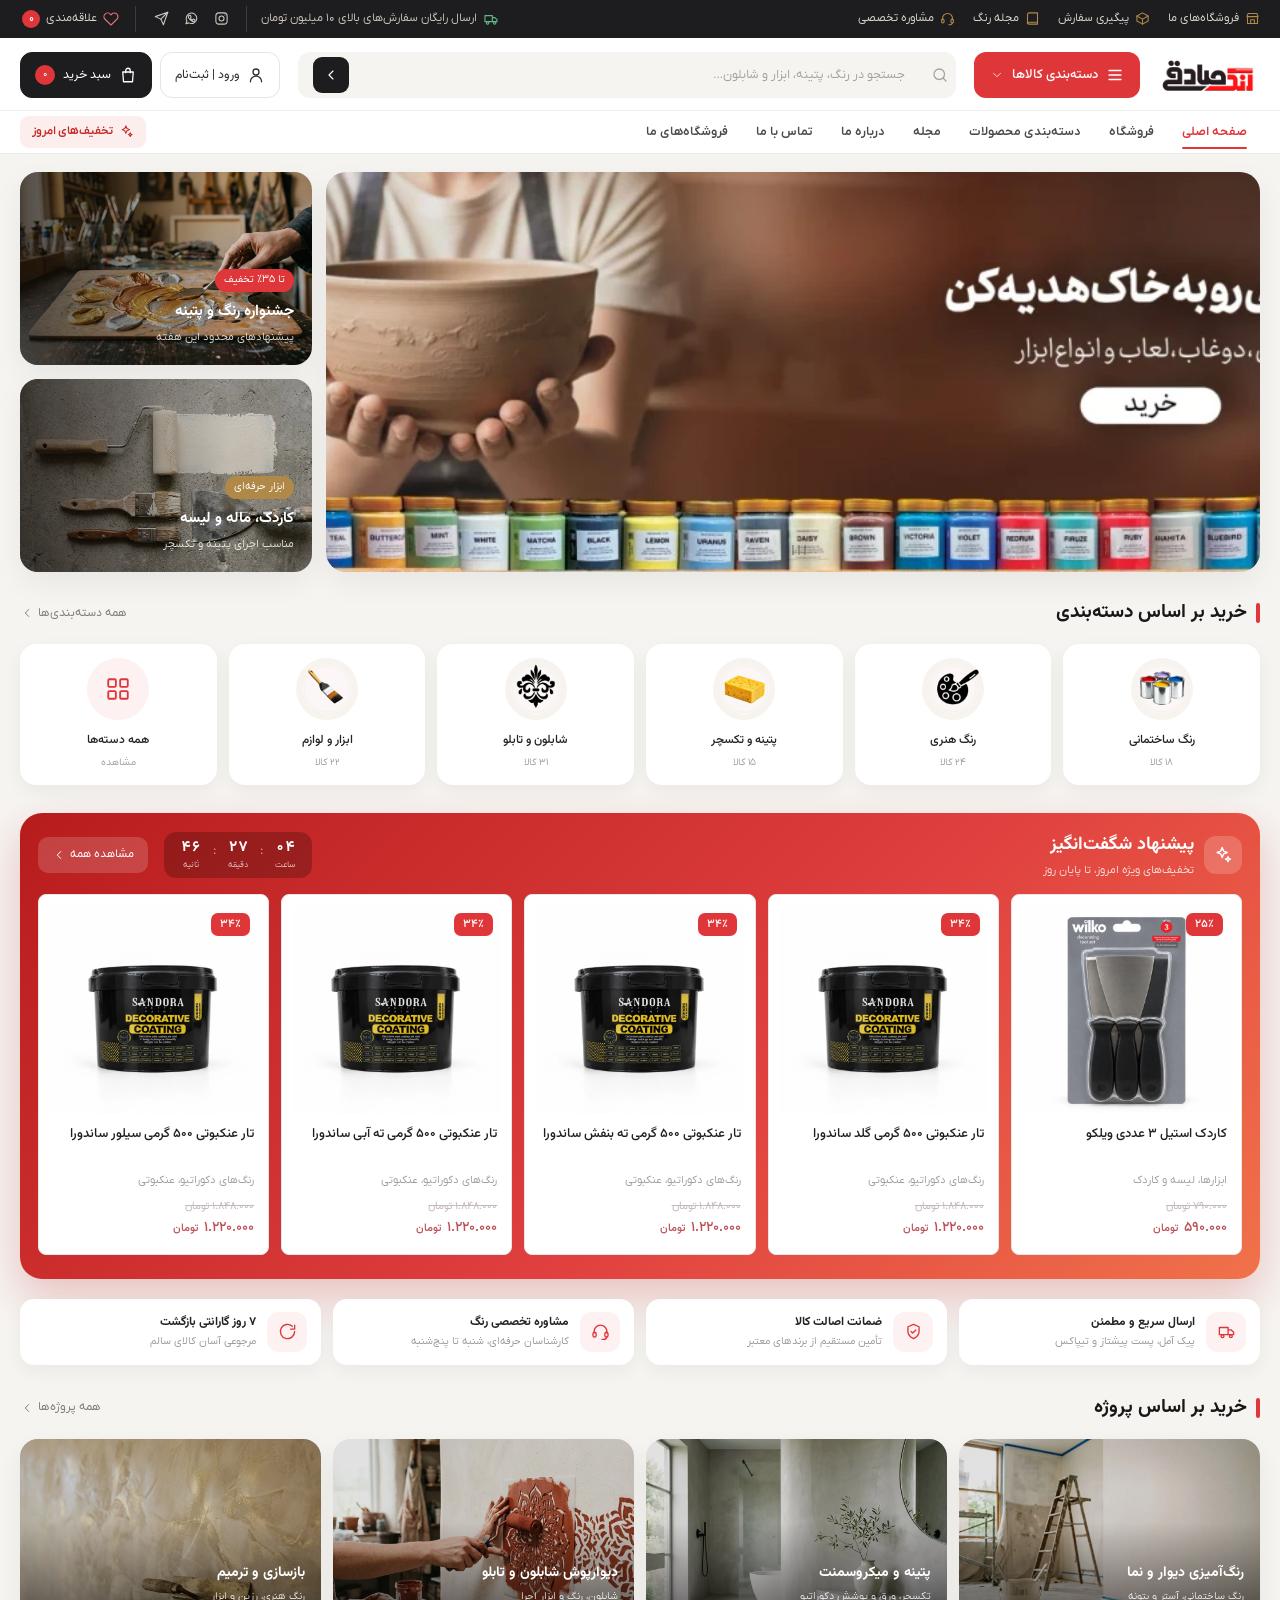
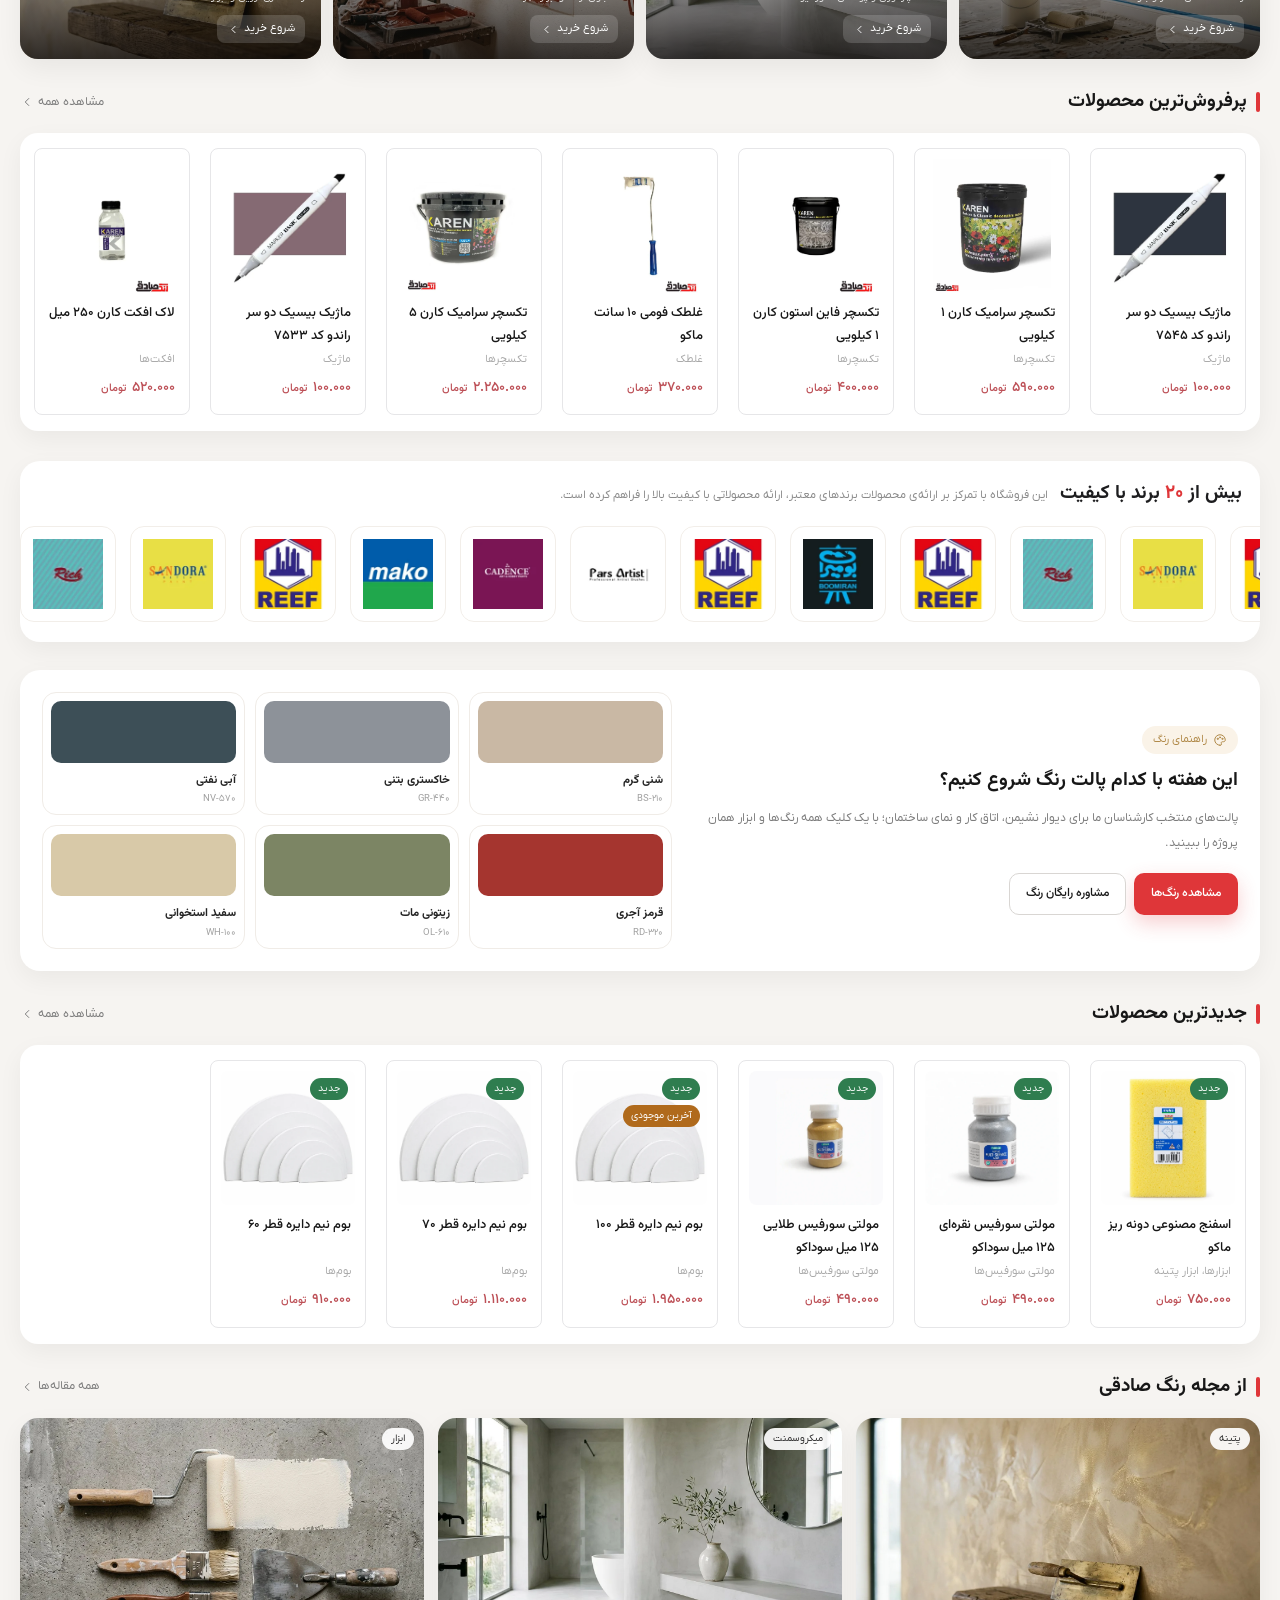
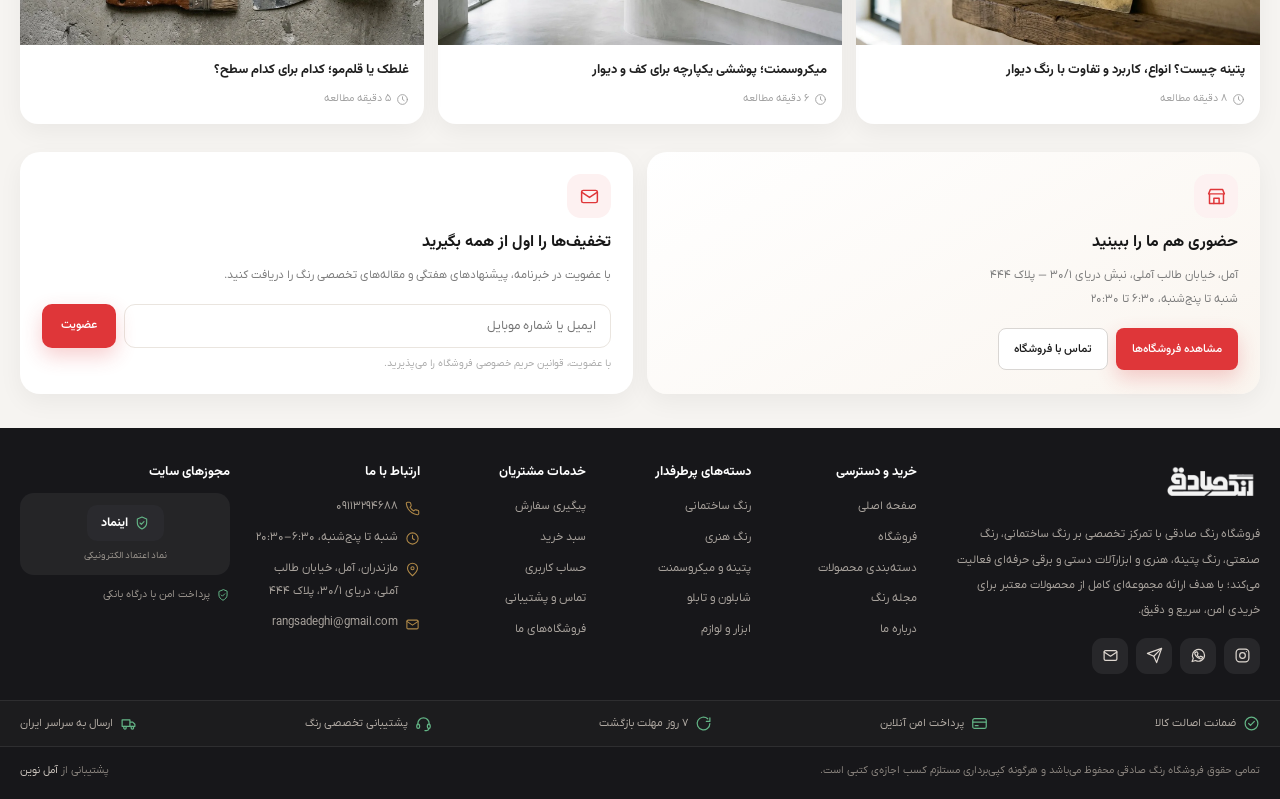
<file: index.html>
<!doctype html>
<html lang="fa" dir="rtl">
<head>
  <meta charset="UTF-8">
  <meta name="viewport" content="width=device-width, initial-scale=1.0">
  <meta name="description" content="فروشگاه رنگ صادقی؛ خرید رنگ ساختمانی، هنری، پتینه، میکروسمنت و ابزار">
  <title>فروشگاه رنگ صادقی | خرید رنگ، پتینه، میکروسمنت و ابزار</title>
  <link rel="icon" href="assets/images/logo-alt.webp" type="image/webp">
  <link rel="preload" href="assets/fonts/iranyekanx-regular.woff2" as="font" type="font/woff2" crossorigin>
  <link rel="preload" href="assets/images/hero-pottery.webp" as="image">
  <link rel="stylesheet" href="styles.css">
  <link rel="stylesheet" href="pages.css">
  <link rel="stylesheet" href="home.css">
</head>
<body class="home-v2">
  <svg class="svg-sprite" aria-hidden="true">
    <symbol id="i-menu" viewBox="0 0 24 24"><path d="M4 6h16M4 12h16M4 18h16"/></symbol>
    <symbol id="i-search" viewBox="0 0 24 24"><circle cx="11" cy="11" r="7"/><path d="m20 20-4-4"/></symbol>
    <symbol id="i-user" viewBox="0 0 24 24"><circle cx="12" cy="8" r="4"/><path d="M4.5 21a7.5 7.5 0 0 1 15 0"/></symbol>
    <symbol id="i-bag" viewBox="0 0 24 24"><path d="M5 8h14l-1 13H6L5 8Z"/><path d="M9 9V6a3 3 0 0 1 6 0v3"/></symbol>
    <symbol id="i-heart" viewBox="0 0 24 24"><path d="M20.8 4.6a5.5 5.5 0 0 0-7.8 0L12 5.7l-1.1-1.1a5.5 5.5 0 0 0-7.8 7.8L12 21l8.8-8.6a5.5 5.5 0 0 0 0-7.8Z"/></symbol>
    <symbol id="i-chevron-down" viewBox="0 0 24 24"><path d="m6 9 6 6 6-6"/></symbol>
    <symbol id="i-chevron-left" viewBox="0 0 24 24"><path d="m15 18-6-6 6-6"/></symbol>
    <symbol id="i-chevron-right" viewBox="0 0 24 24"><path d="m9 18 6-6-6-6"/></symbol>
    <symbol id="i-close" viewBox="0 0 24 24"><path d="M18 6 6 18M6 6l12 12"/></symbol>
    <symbol id="i-home" viewBox="0 0 24 24"><path d="m3 11 9-8 9 8"/><path d="M5 10v11h14V10M9 21v-7h6v7"/></symbol>
    <symbol id="i-grid" viewBox="0 0 24 24"><rect x="3" y="3" width="7" height="7" rx="1"/><rect x="14" y="3" width="7" height="7" rx="1"/><rect x="3" y="14" width="7" height="7" rx="1"/><rect x="14" y="14" width="7" height="7" rx="1"/></symbol>
    <symbol id="i-list" viewBox="0 0 24 24"><path d="M8 6h12M8 12h12M8 18h12"/><circle cx="4" cy="6" r="1"/><circle cx="4" cy="12" r="1"/><circle cx="4" cy="18" r="1"/></symbol>
    <symbol id="i-filter" viewBox="0 0 24 24"><path d="M4 6h16M7 12h10M10 18h4"/></symbol>
    <symbol id="i-arrow-up" viewBox="0 0 24 24"><path d="m18 15-6-6-6 6"/></symbol>
    <symbol id="i-plus" viewBox="0 0 24 24"><path d="M12 5v14M5 12h14"/></symbol>
    <symbol id="i-minus" viewBox="0 0 24 24"><path d="M5 12h14"/></symbol>
    <symbol id="i-trash" viewBox="0 0 24 24"><path d="M4 7h16M9 7V4h6v3M7 7l1 14h8l1-14M10 11v6M14 11v6"/></symbol>
    <symbol id="i-phone" viewBox="0 0 24 24"><path d="M22 16.9v3a2 2 0 0 1-2.2 2 19.8 19.8 0 0 1-8.6-3.1 19.4 19.4 0 0 1-6-6A19.8 19.8 0 0 1 2.1 4.2 2 2 0 0 1 4.1 2h3a2 2 0 0 1 2 1.7c.1 1 .4 2 .7 2.9a2 2 0 0 1-.5 2.1L8.1 9.9a16 16 0 0 0 6 6l1.2-1.2a2 2 0 0 1 2.1-.5c.9.3 1.9.6 2.9.7a2 2 0 0 1 1.7 2Z"/></symbol>
    <symbol id="i-clock" viewBox="0 0 24 24"><circle cx="12" cy="12" r="9"/><path d="M12 7v5l3 2"/></symbol>
    <symbol id="i-pin" viewBox="0 0 24 24"><path d="M20 10c0 5-8 12-8 12S4 15 4 10a8 8 0 1 1 16 0Z"/><circle cx="12" cy="10" r="2.5"/></symbol>
    <symbol id="i-mail" viewBox="0 0 24 24"><rect x="3" y="5" width="18" height="14" rx="2"/><path d="m3 7 9 6 9-6"/></symbol>
    <symbol id="i-send" viewBox="0 0 24 24"><path d="m22 2-7 20-4-9-9-4 20-7Z"/><path d="M22 2 11 13"/></symbol>
    <symbol id="i-play" viewBox="0 0 24 24"><circle cx="12" cy="12" r="9"/><path d="m10 8 6 4-6 4V8Z"/></symbol>
    <symbol id="i-check" viewBox="0 0 24 24"><path d="m5 12 4 4L19 6"/></symbol>
    <symbol id="i-check-circle" viewBox="0 0 24 24"><circle cx="12" cy="12" r="9"/><path d="m8 12 2.6 2.6L16 9"/></symbol>
    <symbol id="i-instagram" viewBox="0 0 24 24"><rect x="3" y="3" width="18" height="18" rx="5"/><circle cx="12" cy="12" r="4"/><circle cx="17.5" cy="6.5" r=".8" fill="currentColor" stroke="none"/></symbol>
    <symbol id="i-whatsapp" viewBox="0 0 24 24"><path d="M20.5 11.6a8.5 8.5 0 0 1-12.6 7.4L3 20.5 4.6 16A8.5 8.5 0 1 1 20.5 11.6Z"/><path d="M8.2 7.5c.3-.6.6-.6.9-.6h.7c.2 0 .4.1.5.4l.9 2c.1.3.1.5-.1.7l-.7.9c-.2.2-.2.4-.1.6.6 1.2 1.6 2.2 2.8 2.8.2.1.4.1.6-.1l.9-1c.2-.2.4-.3.7-.2l2 .9c.3.1.4.3.4.5 0 .8-.4 1.5-1.1 1.9-.6.3-1.4.5-2.2.3-1.3-.3-3.1-1.1-4.8-2.7-1.4-1.4-2.4-3-2.7-4.3-.3-1.1 0-1.7.3-2.1Z"/></symbol>
    <symbol id="i-calendar" viewBox="0 0 24 24"><rect x="3" y="5" width="18" height="16" rx="2"/><path d="M8 3v4M16 3v4M3 11h18"/></symbol>
    <symbol id="i-book" viewBox="0 0 24 24"><path d="M4 5.5A2.5 2.5 0 0 1 6.5 3H20v15H6.5A2.5 2.5 0 0 0 4 20.5Z"/><path d="M20 18v3H6.5A2.5 2.5 0 0 1 4 18.5"/></symbol>
    <symbol id="i-tag" viewBox="0 0 24 24"><path d="M20.5 12.5 12 21l-9-9 8.5-8.5H20V12Z"/><circle cx="16" cy="8" r="1.4"/></symbol>
    <symbol id="i-share" viewBox="0 0 24 24"><circle cx="18" cy="5" r="3"/><circle cx="6" cy="12" r="3"/><circle cx="18" cy="19" r="3"/><path d="m8.6 10.6 6.8-3.9M8.6 13.4l6.8 3.9"/></symbol>
    <symbol id="i-link" viewBox="0 0 24 24"><path d="M10 13a5 5 0 0 0 7 0l3-3a5 5 0 0 0-7-7l-1.5 1.5"/><path d="M14 11a5 5 0 0 0-7 0l-3 3a5 5 0 0 0 7 7L12.5 20"/></symbol>
    <symbol id="i-truck" viewBox="0 0 24 24"><path d="M3 7h11v9H3zM14 10h4l3 3v3h-7"/><circle cx="7" cy="18" r="1.8"/><circle cx="17.5" cy="18" r="1.8"/></symbol>
    <symbol id="i-shield" viewBox="0 0 24 24"><path d="M12 3 5 6v6c0 4 3 7 7 9 4-2 7-5 7-9V6Z"/><path d="m9 12 2 2 4-4"/></symbol>
    <symbol id="i-award" viewBox="0 0 24 24"><circle cx="12" cy="9" r="5"/><path d="m8.5 13.5-1.5 7 5-2.5 5 2.5-1.5-7"/></symbol>
    <symbol id="i-layers" viewBox="0 0 24 24"><path d="m12 3 9 5-9 5-9-5 9-5Z"/><path d="m3 13 9 5 9-5"/></symbol>
    <symbol id="i-globe" viewBox="0 0 24 24"><circle cx="12" cy="12" r="9"/><path d="M3 12h18M12 3a15 15 0 0 1 0 18 15 15 0 0 1 0-18Z"/></symbol>
    <symbol id="i-store" viewBox="0 0 24 24"><path d="M4 9h16v11H4z"/><path d="M3 9l2-5h14l2 5"/><path d="M9 20v-6h6v6"/></symbol>
    <symbol id="i-map" viewBox="0 0 24 24"><path d="m9 4 6 2 6-2v16l-6 2-6-2-6 2V6Z"/><path d="M9 4v16M15 6v16"/></symbol>
    <symbol id="i-sparkles" viewBox="0 0 24 24"><path d="m11 3 1.7 4.3L17 9l-4.3 1.7L11 15l-1.7-4.3L5 9l4.3-1.7Z"/><path d="m18 14 .9 2.1L21 17l-2.1.9L18 20l-.9-2.1L15 17l2.1-.9Z"/></symbol>
    <symbol id="i-palette" viewBox="0 0 24 24"><path d="M12 21a9 9 0 1 1 9-9c0 2.5-2 3-3.5 3H16a2 2 0 0 0-1.4 3.4c.6.7.2 2.6-2.6 2.6Z"/><circle cx="8" cy="10" r="1"/><circle cx="12" cy="7.5" r="1"/><circle cx="16" cy="10" r="1"/></symbol>
    <symbol id="i-quote" viewBox="0 0 24 24"><path d="M9 7H5v5h4v5H5M19 7h-4v5h4v5h-4"/></symbol>
    <symbol id="i-info" viewBox="0 0 24 24"><circle cx="12" cy="12" r="9"/><path d="M12 11v5M12 8h.01"/></symbol>
    <symbol id="i-box" viewBox="0 0 24 24"><path d="m12 3 9 5v8l-9 5-9-5V8Z"/><path d="m3 8 9 5 9-5M12 13v8"/></symbol>
    <symbol id="i-wallet" viewBox="0 0 24 24"><path d="M4 7h13a2 2 0 0 1 2 2v9a2 2 0 0 1-2 2H5a2 2 0 0 1-2-2V7a2 2 0 0 1 2-2h11"/><path d="M16 13h2"/></symbol>
    <symbol id="i-gift" viewBox="0 0 24 24"><rect x="3" y="8" width="18" height="12" rx="2"/><path d="M3 12h18M12 8v12"/><path d="M12 8S9.5 3 7.5 4.4C5.8 5.6 8 8 12 8Zm0 0s2.5-5 4.5-3.6C18.2 5.6 16 8 12 8Z"/></symbol>
    <symbol id="i-ticket" viewBox="0 0 24 24"><path d="M3 9V6h18v3a2.5 2.5 0 0 0 0 5v4H3v-4a2.5 2.5 0 0 0 0-5Z"/><path d="M13 9v1.5M13 13.5V15"/></symbol>
    <symbol id="i-logout" viewBox="0 0 24 24"><path d="M15 4h3a2 2 0 0 1 2 2v12a2 2 0 0 1-2 2h-3"/><path d="M10 8l-4 4 4 4M6 12h9"/></symbol>
    <symbol id="i-edit" viewBox="0 0 24 24"><path d="M4 20h4l10-10a2.8 2.8 0 0 0-4-4L4 16Z"/><path d="m14.5 5.5 4 4"/></symbol>
    <symbol id="i-card" viewBox="0 0 24 24"><rect x="2.5" y="5" width="19" height="14" rx="2.5"/><path d="M2.5 10h19M6 15h4"/></symbol>
    <symbol id="i-heart-hand" viewBox="0 0 24 24"><path d="M20 12c0 4-8 8-8 8s-8-4-8-8a4 4 0 0 1 8-2 4 4 0 0 1 8 2Z"/></symbol>
    <symbol id="i-eye" viewBox="0 0 24 24"><path d="M2.5 12S6 5.5 12 5.5 21.5 12 21.5 12 18 18.5 12 18.5 2.5 12 2.5 12Z"/><circle cx="12" cy="12" r="3"/></symbol>
    <symbol id="i-zoom" viewBox="0 0 24 24"><circle cx="11" cy="11" r="7"/><path d="m20 20-4-4M11 8v6M8 11h6"/></symbol>
    <symbol id="i-download" viewBox="0 0 24 24"><path d="M12 4v11m0 0-4-4m4 4 4-4"/><path d="M4 19h16"/></symbol>
    <symbol id="i-headset" viewBox="0 0 24 24"><path d="M4 14v-2a8 8 0 0 1 16 0v2"/><rect x="2.5" y="13" width="4" height="6" rx="2"/><rect x="17.5" y="13" width="4" height="6" rx="2"/><path d="M20 19a4 4 0 0 1-4 3h-2"/></symbol>
    <symbol id="i-refresh" viewBox="0 0 24 24"><path d="M21 12a9 9 0 1 1-3-6.7"/><path d="M21 4v5h-5"/></symbol>
</svg>

  <a class="skip-link" href="#main-content">رفتن به محتوای اصلی</a>

  <header class="site-header hx-header" id="site-header">
    <!-- نوار خدمات بالای سایت -->
    <div class="hx-utility desktop-only">
      <div class="site-container hx-utility-inner">
        <nav class="hx-utility-links" aria-label="دسترسی‌های سریع">
          <a href="stores.html"><svg><use href="#i-store"/></svg>فروشگاه‌های ما</a>
          <a href="order-details.html"><svg><use href="#i-box"/></svg>پیگیری سفارش</a>
          <a href="blog.html"><svg><use href="#i-book"/></svg>مجله رنگ</a>
          <a href="contact.html"><svg><use href="#i-headset"/></svg>مشاوره تخصصی</a>
        </nav>
        <div class="hx-utility-side">
          <span class="hx-utility-note"><svg><use href="#i-truck"/></svg>ارسال رایگان سفارش‌های بالای ۱۰ میلیون تومان</span>
          <div class="social-links">
            <a href="https://www.instagram.com/rangsadeghy" target="_blank" rel="noopener" aria-label="اینستاگرام"><svg><use href="#i-instagram"/></svg></a>
            <a href="https://wa.me/989113294688" target="_blank" rel="noopener" aria-label="واتساپ"><svg><use href="#i-whatsapp"/></svg></a>
            <a href="https://t.me/rangsadeghy" target="_blank" rel="noopener" aria-label="تلگرام"><svg><use href="#i-send"/></svg></a>
          </div>
          <button class="wishlist-top" id="wishlist-top" type="button">
            <svg><use href="#i-heart"/></svg><span>علاقه‌مندی</span><b id="wishlist-count">0</b>
          </button>
        </div>
      </div>
    </div>

    <!-- هدر اصلی دسکتاپ (چسبان + فشرده‌شو) -->
    <div class="main-header desktop-only" id="main-header">
      <div class="site-container hx-main-inner">
        <a class="hx-logo" href="index.html" aria-label="فروشگاه رنگ صادقی">
          <img src="assets/images/logo.png" alt="رنگ صادقی" width="100" height="39">
        </a>

        <div class="category-nav hx-cats">
          <button class="category-button" id="category-button" type="button" aria-expanded="false">
            <svg><use href="#i-menu"/></svg>
            <span>دسته‌بندی کالاها</span>
            <svg class="down-icon"><use href="#i-chevron-down"/></svg>
          </button>
          <div class="mega-menu" id="mega-menu">
            <div class="mega-column">
              <a class="mega-title" href="categories.html">بخش هنری <svg><use href="#i-chevron-left"/></svg></a>
              <a href="shop.html?cat=art">رنگ اکریلیک</a>
              <a href="shop.html?cat=art">رنگ روغن ها</a>
              <a href="shop.html?cat=art">رزین اپوکسی هنری</a>
              <a href="shop.html?cat=art">سفالگری و مجسمه سازی</a>
              <a href="shop.html?cat=art">افکت ها</a>
              <a href="shop.html?cat=art">وارنیش و تثبیت کننده</a>
            </div>
            <div class="mega-column">
              <a class="mega-title" href="categories.html">پتینه <svg><use href="#i-chevron-left"/></svg></a>
              <a href="shop.html?cat=patina">تکسچر ها</a>
              <a href="shop.html?cat=patina">میکروسمنت</a>
              <a href="shop.html?cat=patina">رنگ های دکوراتیو</a>
              <a href="shop.html?cat=patina">ورق ها</a>
              <a href="categories.html">تثبیت کننده ها</a>
            </div>
            <div class="mega-column">
              <a class="mega-title" href="categories.html">ابزار ها <svg><use href="#i-chevron-left"/></svg></a>
              <a href="shop.html?cat=tools">غلطک</a>
              <a href="shop.html?cat=tools">قلم</a>
              <a href="shop.html?cat=tools">لیسه و کاردک</a>
              <a href="categories.html">ماله</a>
              <a href="shop.html?cat=tools">سنباده ها</a>
            </div>
            <div class="mega-column">
              <a class="mega-title" href="categories.html">شابلون و تابلو <svg><use href="#i-chevron-left"/></svg></a>
              <a href="shop.html?cat=stencil">شابلون</a>
              <a href="shop.html?cat=stencil">ماندالا</a>
              <a href="shop.html?cat=stencil">داماسک</a>
              <a href="categories.html">بوم ها</a>
              <a href="categories.html">بیس های چوبی</a>
            </div>
            <div class="mega-highlight">
              <span class="mega-highlight-tag"><svg><use href="#i-sparkles"/></svg>پیشنهاد هفته</span>
              <b>تا ۳۵٪ تخفیف روی رنگ‌های ساختمانی</b>
              <a class="btn btn-primary btn-sm" href="shop.html?sale=1">مشاهده تخفیف‌ها</a>
            </div>
          </div>
        </div>

        <div class="search-box hx-search">
          <form class="search-form" data-search-form>
            <span class="hx-search-icon"><svg><use href="#i-search"/></svg></span>
            <input type="search" placeholder="جستجو در رنگ، پتینه، ابزار و شابلون…" aria-label="جستجوی محصولات" autocomplete="off">
            <button type="submit" aria-label="جستجو"><svg><use href="#i-chevron-left"/></svg></button>
          </form>
          <div class="search-results"></div>
        </div>

        <div class="header-tools hx-tools">
          <button class="hx-tool account-button" type="button" aria-label="ورود یا ثبت نام">
            <svg><use href="#i-user"/></svg><span>ورود | ثبت‌نام</span>
          </button>
          <button class="hx-tool hx-tool-cart cart-button" type="button" aria-label="سبد خرید">
            <svg><use href="#i-bag"/></svg><span>سبد خرید</span><span class="cart-count">0</span>
          </button>
        </div>
      </div>

      <div class="hx-navbar">
        <div class="site-container hx-navbar-inner">
          <nav class="main-nav" aria-label="منوی اصلی">
            <a class="active" href="index.html">صفحه اصلی</a>
            <a href="shop.html">فروشگاه</a>
            <a href="categories.html">دسته‌بندی محصولات</a>
            <a href="blog.html">مجله</a>
            <a href="about.html">درباره ما</a>
            <a href="contact.html">تماس با ما</a>
            <a href="stores.html">فروشگاه‌های ما</a>
          </nav>
          <a class="hx-nav-deal" href="shop.html?sale=1"><svg><use href="#i-sparkles"/></svg>تخفیف‌های امروز</a>
        </div>
      </div>
    </div>

    <!-- هدر موبایل -->
    <div class="mobile-header mobile-only">
      <div class="hx-mobile-top">
        <button class="mobile-menu-button" type="button" aria-label="باز کردن منو"><svg><use href="#i-menu"/></svg></button>
        <a href="index.html" class="mobile-logo"><img src="assets/images/logo-alt.webp" alt="رنگ صادقی"></a>
        <a class="hx-mobile-store" href="stores.html" aria-label="فروشگاه‌ها"><svg><use href="#i-store"/></svg></a>
      </div>
      <div class="search-box mobile-search">
        <form class="search-form" data-search-form>
          <input type="search" placeholder="جستجوی محصولات" aria-label="جستجوی محصولات" autocomplete="off">
          <button type="submit" aria-label="جستجو"><svg><use href="#i-search"/></svg></button>
        </form>
        <div class="search-results"></div>
      </div>
      <button class="hx-hidden-cart cart-button" type="button" aria-label="سبد خرید"><svg><use href="#i-bag"/></svg><span class="cart-count">0</span></button>
    </div>
  </header>

  <main id="main-content">

    <!-- ============ هیرو ============ -->
    <section class="hx-hero site-container" aria-label="پیشنهادهای فروشگاه">
      <div class="hero-slider hx-slider">
        <div class="hero-slide active" data-slide="0">
          <picture><source media="(max-width: 768px)" srcset="assets/images/hero-pottery-mobile.webp"><img src="assets/images/hero-pottery.webp" alt="زیبایی رو به خاک هدیه کن؛ گل، دوغاب، لعاب و انواع ابزار" fetchpriority="high"></picture>
        </div>
        <div class="hero-slide" data-slide="1">
          <picture><source media="(max-width: 768px)" srcset="assets/images/hero-stencil-mobile.webp"><img src="assets/images/hero-stencil.webp" alt="نقشینو؛ شابلون با هر طرحی که تو بخوای" loading="lazy"></picture>
        </div>
        <div class="hero-slide" data-slide="2">
          <picture><source media="(max-width: 768px)" srcset="assets/images/hero-sodaco-mobile.webp"><img src="assets/images/hero-sodaco.webp" alt="محصولات سوداکو" loading="lazy"></picture>
        </div>
        <div class="hero-controls desktop-only">
          <button class="hero-prev" type="button" aria-label="اسلاید قبلی"><svg><use href="#i-chevron-right"/></svg></button>
          <button class="hero-next" type="button" aria-label="اسلاید بعدی"><svg><use href="#i-chevron-left"/></svg></button>
        </div>
        <div class="hero-dots" role="tablist" aria-label="انتخاب اسلاید">
          <button class="active" data-slide-to="0" aria-label="اسلاید 1"></button>
          <button data-slide-to="1" aria-label="اسلاید 2"></button>
          <button data-slide-to="2" aria-label="اسلاید 3"></button>
        </div>
      </div>

      <aside class="hx-hero-side desktop-only" aria-label="پیشنهادهای ویژه">
        <a class="hx-side-card" href="shop.html?sale=1">
          <img src="assets/images/blog/metallic.webp" alt="" loading="lazy">
          <span class="hx-side-body">
            <span class="hx-side-tag">تا ۳۵٪ تخفیف</span>
            <b>جشنواره رنگ و پتینه</b>
            <small>پیشنهادهای محدود این هفته</small>
          </span>
        </a>
        <a class="hx-side-card" href="shop.html?cat=tools">
          <img src="assets/images/blog/tools.webp" alt="" loading="lazy">
          <span class="hx-side-body">
            <span class="hx-side-tag is-gold">ابزار حرفه‌ای</span>
            <b>کاردک، ماله و لیسه</b>
            <small>مناسب اجرای پتینه و تکسچر</small>
          </span>
        </a>
      </aside>
    </section>

    <!-- ============ دسته‌بندی‌ها ============ -->
    <section class="hx-catbar site-container" aria-labelledby="hx-cats-title">
      <header class="hx-sec-head">
        <h2 id="hx-cats-title">خرید بر اساس دسته‌بندی</h2>
        <a href="categories.html">همه دسته‌بندی‌ها<svg><use href="#i-chevron-left"/></svg></a>
      </header>
      <div class="hx-cats-row">
        <a class="hx-cat" href="shop.html?cat=building"><span class="hx-cat-img"><img src="assets/images/cat-building.webp" alt="" loading="lazy"></span><span class="hx-cat-name">رنگ ساختمانی</span><small>۱۸ کالا</small></a>
        <a class="hx-cat" href="shop.html?cat=art"><span class="hx-cat-img"><img src="assets/images/cat-art.webp" alt="" loading="lazy"></span><span class="hx-cat-name">رنگ هنری</span><small>۲۴ کالا</small></a>
        <a class="hx-cat" href="shop.html?cat=patina"><span class="hx-cat-img"><img src="assets/images/cat-patina.webp" alt="" loading="lazy"></span><span class="hx-cat-name">پتینه و تکسچر</span><small>۱۵ کالا</small></a>
        <a class="hx-cat" href="shop.html?cat=stencil"><span class="hx-cat-img"><img src="assets/images/cat-stencil.webp" alt="" loading="lazy"></span><span class="hx-cat-name">شابلون و تابلو</span><small>۳۱ کالا</small></a>
        <a class="hx-cat" href="shop.html?cat=tools"><span class="hx-cat-img"><img src="assets/images/cat-tools.webp" alt="" loading="lazy"></span><span class="hx-cat-name">ابزار و لوازم</span><small>۲۲ کالا</small></a>
        <a class="hx-cat" href="categories.html"><span class="hx-cat-img is-all"><svg><use href="#i-grid"/></svg></span><span class="hx-cat-name">همه دسته‌ها</span><small>مشاهده</small></a>
      </div>
    </section>

    <!-- ============ پیشنهاد شگفت‌انگیز ============ -->
    <section class="hx-deal" id="sale" aria-labelledby="hx-deal-title">
      <div class="site-container hx-deal-inner">
        <header class="hx-deal-head">
          <div class="hx-deal-title">
            <span class="hx-deal-mark"><svg><use href="#i-sparkles"/></svg></span>
            <div><h2 id="hx-deal-title">پیشنهاد شگفت‌انگیز</h2><p>تخفیف‌های ویژه امروز، تا پایان روز</p></div>
          </div>
          <div class="hx-countdown" id="hx-countdown" aria-live="off">
            <span class="hx-cd"><b data-cd="h">۰۲</b><small>ساعت</small></span>
            <i>:</i>
            <span class="hx-cd"><b data-cd="m">۳۵</b><small>دقیقه</small></span>
            <i>:</i>
            <span class="hx-cd"><b data-cd="s">۱۲</b><small>ثانیه</small></span>
          </div>
          <a class="hx-deal-all" href="shop.html?sale=1">مشاهده همه<svg><use href="#i-chevron-left"/></svg></a>
        </header>
        <div class="carousel-wrap">
          <div class="product-track" id="sale-products"></div>
          <button class="carousel-arrow carousel-prev" data-carousel="sale-products" data-dir="prev" aria-label="قبلی"><svg><use href="#i-chevron-right"/></svg></button>
          <button class="carousel-arrow carousel-next" data-carousel="sale-products" data-dir="next" aria-label="بعدی"><svg><use href="#i-chevron-left"/></svg></button>
        </div>
      </div>
    </section>

    <!-- ============ خدمات ============ -->
    <section class="hx-services site-container" aria-label="خدمات فروشگاه">
      <article class="hx-service"><span class="hx-service-icon"><svg><use href="#i-truck"/></svg></span><div><b>ارسال سریع و مطمئن</b><small>پیک آمل، پست پیشتاز و تیپاکس</small></div></article>
      <article class="hx-service"><span class="hx-service-icon"><svg><use href="#i-shield"/></svg></span><div><b>ضمانت اصالت کالا</b><small>تأمین مستقیم از برندهای معتبر</small></div></article>
      <article class="hx-service"><span class="hx-service-icon"><svg><use href="#i-headset"/></svg></span><div><b>مشاوره تخصصی رنگ</b><small>کارشناسان حرفه‌ای، شنبه تا پنج‌شنبه</small></div></article>
      <article class="hx-service"><span class="hx-service-icon"><svg><use href="#i-refresh"/></svg></span><div><b>۷ روز گارانتی بازگشت</b><small>مرجوعی آسان کالای سالم</small></div></article>
    </section>

    <!-- ============ خرید بر اساس پروژه ============ -->
    <section class="hx-projects site-container" aria-labelledby="hx-project-title">
      <header class="hx-sec-head">
        <h2 id="hx-project-title">خرید بر اساس پروژه</h2>
        <a href="categories.html">همه پروژه‌ها<svg><use href="#i-chevron-left"/></svg></a>
      </header>
      <div class="hx-project-grid">
        <a class="hx-project is-tall" href="shop.html?cat=building">
          <img src="assets/images/cat-building-photo.webp" alt="" loading="lazy">
          <span class="hx-project-body"><b>رنگ‌آمیزی دیوار و نما</b><small>رنگ ساختمانی، آستر و بتونه</small><em>شروع خرید<svg><use href="#i-chevron-left"/></svg></em></span>
        </a>
        <a class="hx-project" href="shop.html?cat=patina">
          <img src="assets/images/blog/microcement.webp" alt="" loading="lazy">
          <span class="hx-project-body"><b>پتینه و میکروسمنت</b><small>تکسچر، ورق و پوشش دکوراتیو</small><em>شروع خرید<svg><use href="#i-chevron-left"/></svg></em></span>
        </a>
        <a class="hx-project" href="shop.html?cat=stencil">
          <img src="assets/images/cat-stencil-photo.webp" alt="" loading="lazy">
          <span class="hx-project-body"><b>دیوارپوش شابلون و تابلو</b><small>شابلون، رنگ و ابزار اجرا</small><em>شروع خرید<svg><use href="#i-chevron-left"/></svg></em></span>
        </a>
        <a class="hx-project" href="shop.html?cat=art">
          <img src="assets/images/blog/patina.webp" alt="" loading="lazy">
          <span class="hx-project-body"><b>بازسازی و ترمیم</b><small>رنگ هنری، رزین و ابزار</small><em>شروع خرید<svg><use href="#i-chevron-left"/></svg></em></span>
        </a>
      </div>
    </section>

    <!-- ============ پرفروش‌ترین‌ها ============ -->
    <section class="hx-panel site-container" id="best" aria-labelledby="hx-best-title">
      <header class="hx-sec-head">
        <h2 id="hx-best-title">پرفروش‌ترین محصولات</h2>
        <a href="shop.html?sale=1">مشاهده همه<svg><use href="#i-chevron-left"/></svg></a>
      </header>
      <div class="carousel-wrap">
        <div class="product-track" id="best-products"></div>
        <button class="carousel-arrow carousel-prev" data-carousel="best-products" data-dir="prev" aria-label="قبلی"><svg><use href="#i-chevron-right"/></svg></button>
        <button class="carousel-arrow carousel-next" data-carousel="best-products" data-dir="next" aria-label="بعدی"><svg><use href="#i-chevron-left"/></svg></button>
      </div>
    </section>

    <!-- ============ برندها ============ -->
    <section class="brands-section hx-brands" aria-labelledby="brands-title">
      <div class="brands-heading">
        <h2 id="brands-title">بیش از <span>۲۰</span> برند با کیفیت</h2>
        <p>این فروشگاه با تمرکز بر ارائه‌ی محصولات برندهای معتبر، ارائه محصولاتی با کیفیت بالا را فراهم کرده است.</p>
      </div>
      <div class="brand-marquee">
        <div class="brand-track" id="brand-track"></div>
      </div>
    </section>

    <!-- ============ پالت رنگ ============ -->
    <section class="hx-colors site-container" aria-labelledby="hx-color-title">
      <div class="hx-color-copy">
        <span class="hx-eyebrow"><svg><use href="#i-palette"/></svg>راهنمای رنگ</span>
        <h2 id="hx-color-title">این هفته با کدام پالت رنگ شروع کنیم؟</h2>
        <p>پالت‌های منتخب کارشناسان ما برای دیوار نشیمن، اتاق کار و نمای ساختمان؛ با یک کلیک همه رنگ‌ها و ابزار همان پروژه را ببینید.</p>
        <div class="hx-color-actions">
          <a class="btn btn-primary" href="shop.html?cat=building">مشاهده رنگ‌ها</a>
          <a class="btn btn-outline" href="contact.html">مشاوره رایگان رنگ</a>
        </div>
      </div>
      <div class="hx-color-grid">
        <a class="hx-swatch" href="shop.html?cat=building" style="--sw:#c9b8a4"><span class="hx-swatch-chip"></span><b>شنی گرم</b><small>BS-۲۱۰</small></a>
        <a class="hx-swatch" href="shop.html?cat=building" style="--sw:#8d9299"><span class="hx-swatch-chip"></span><b>خاکستری بتنی</b><small>GR-۴۴۰</small></a>
        <a class="hx-swatch" href="shop.html?cat=patina" style="--sw:#3d4f57"><span class="hx-swatch-chip"></span><b>آبی نفتی</b><small>NV-۵۷۰</small></a>
        <a class="hx-swatch" href="shop.html?cat=art" style="--sw:#a5352f"><span class="hx-swatch-chip"></span><b>قرمز آجری</b><small>RD-۳۲۰</small></a>
        <a class="hx-swatch" href="shop.html?cat=patina" style="--sw:#7c8564"><span class="hx-swatch-chip"></span><b>زیتونی مات</b><small>OL-۶۱۰</small></a>
        <a class="hx-swatch" href="shop.html?cat=art" style="--sw:#d8c9a8"><span class="hx-swatch-chip"></span><b>سفید استخوانی</b><small>WH-۱۰۰</small></a>
      </div>
    </section>

    <!-- ============ جدیدترین‌ها ============ -->
    <section class="hx-panel site-container" id="newest" aria-labelledby="hx-new-title">
      <header class="hx-sec-head">
        <h2 id="hx-new-title">جدیدترین محصولات</h2>
        <a href="shop.html">مشاهده همه<svg><use href="#i-chevron-left"/></svg></a>
      </header>
      <div class="carousel-wrap">
        <div class="product-track" id="new-products"></div>
        <button class="carousel-arrow carousel-prev" data-carousel="new-products" data-dir="prev" aria-label="قبلی"><svg><use href="#i-chevron-right"/></svg></button>
        <button class="carousel-arrow carousel-next" data-carousel="new-products" data-dir="next" aria-label="بعدی"><svg><use href="#i-chevron-left"/></svg></button>
      </div>
    </section>

    <!-- ============ مجله ============ -->
    <section class="hx-editorial site-container" aria-labelledby="hx-blog-title">
      <header class="hx-sec-head">
        <h2 id="hx-blog-title">از مجله رنگ صادقی</h2>
        <a href="blog.html">همه مقاله‌ها<svg><use href="#i-chevron-left"/></svg></a>
      </header>
      <div class="hx-blog-grid">
        <a class="hx-post" href="blog-single.html">
          <span class="hx-post-media"><img src="assets/images/blog/patina.webp" alt="" loading="lazy"><em>پتینه</em></span>
          <span class="hx-post-body"><b>پتینه چیست؟ انواع، کاربرد و تفاوت با رنگ دیوار</b><small><svg><use href="#i-clock"/></svg>۸ دقیقه مطالعه</small></span>
        </a>
        <a class="hx-post" href="blog-single.html">
          <span class="hx-post-media"><img src="assets/images/blog/microcement.webp" alt="" loading="lazy"><em>میکروسمنت</em></span>
          <span class="hx-post-body"><b>میکروسمنت؛ پوششی یکپارچه برای کف و دیوار</b><small><svg><use href="#i-clock"/></svg>۶ دقیقه مطالعه</small></span>
        </a>
        <a class="hx-post" href="blog-single.html">
          <span class="hx-post-media"><img src="assets/images/blog/tools.webp" alt="" loading="lazy"><em>ابزار</em></span>
          <span class="hx-post-body"><b>غلطک یا قلم‌مو؛ کدام برای کدام سطح؟</b><small><svg><use href="#i-clock"/></svg>۵ دقیقه مطالعه</small></span>
        </a>
      </div>
    </section>

    <!-- ============ فروشگاه + خبرنامه ============ -->
    <section class="hx-closing site-container" aria-label="فروشگاه حضوری و خبرنامه">
      <article class="hx-store-card">
        <span class="hx-store-icon"><svg><use href="#i-store"/></svg></span>
        <h2>حضوری هم ما را ببینید</h2>
        <p>آمل، خیابان طالب آملی، نبش دریای ۳۰/۱ — پلاک ۴۴۴<br>شنبه تا پنج‌شنبه، ۶:۳۰ تا ۲۰:۳۰</p>
        <div class="hx-store-actions">
          <a class="btn btn-primary btn-sm" href="stores.html">مشاهده فروشگاه‌ها</a>
          <a class="btn btn-outline btn-sm" href="tel:09113294688">تماس با فروشگاه</a>
        </div>
      </article>
      <article class="hx-news-card">
        <span class="hx-store-icon"><svg><use href="#i-mail"/></svg></span>
        <h2>تخفیف‌ها را اول از همه بگیرید</h2>
        <p>با عضویت در خبرنامه، پیشنهادهای هفتگی و مقاله‌های تخصصی رنگ را دریافت کنید.</p>
        <form class="hx-news-form" data-demo-form="ایمیل شما ثبت شد؛ خبرنامه هفتگی فعال است">
          <input type="email" placeholder="ایمیل یا شماره موبایل" aria-label="ایمیل یا شماره موبایل" required>
          <button class="btn btn-primary" type="submit">عضویت</button>
        </form>
        <small class="hx-news-note">با عضویت، قوانین حریم خصوصی فروشگاه را می‌پذیرید.</small>
      </article>
    </section>
  </main>

  <footer class="site-footer hx-footer">
    <div class="hx-footer-top">
      <div class="site-container hx-footer-top-inner">
        <section class="hx-footer-brand">
          <a class="hx-footer-logo" href="index.html"><img src="assets/images/logo.png" alt="فروشگاه رنگ صادقی" loading="lazy"></a>
          <p>فروشگاه رنگ صادقی با تمرکز تخصصی بر رنگ ساختمانی، رنگ صنعتی، رنگ پتینه، هنری و ابزارآلات دستی و برقی حرفه‌ای فعالیت می‌کند؛ با هدف ارائه مجموعه‌ای کامل از محصولات معتبر برای خریدی امن، سریع و دقیق.</p>
          <div class="hx-footer-social">
            <a href="https://www.instagram.com/rangsadeghy" target="_blank" rel="noopener" aria-label="اینستاگرام"><svg><use href="#i-instagram"/></svg></a>
            <a href="https://wa.me/989113294688" target="_blank" rel="noopener" aria-label="واتساپ"><svg><use href="#i-whatsapp"/></svg></a>
            <a href="https://t.me/rangsadeghy" target="_blank" rel="noopener" aria-label="تلگرام"><svg><use href="#i-send"/></svg></a>
            <a href="mailto:rangsadeghi@gmail.com" aria-label="ایمیل"><svg><use href="#i-mail"/></svg></a>
          </div>
        </section>

        <div class="hx-footer-cols">
          <section>
            <h3>خرید و دسترسی</h3>
            <a href="index.html">صفحه اصلی</a>
            <a href="shop.html">فروشگاه</a>
            <a href="categories.html">دسته‌بندی محصولات</a>
            <a href="blog.html">مجله رنگ</a>
            <a href="about.html">درباره ما</a>
          </section>
          <section>
            <h3>دسته‌های پرطرفدار</h3>
            <a href="shop.html?cat=building">رنگ ساختمانی</a>
            <a href="shop.html?cat=art">رنگ هنری</a>
            <a href="shop.html?cat=patina">پتینه و میکروسمنت</a>
            <a href="shop.html?cat=stencil">شابلون و تابلو</a>
            <a href="shop.html?cat=tools">ابزار و لوازم</a>
          </section>
          <section>
            <h3>خدمات مشتریان</h3>
            <a href="order-details.html">پیگیری سفارش</a>
            <a href="cart.html">سبد خرید</a>
            <a href="account.html">حساب کاربری</a>
            <a href="contact.html">تماس و پشتیبانی</a>
            <a href="stores.html">فروشگاه‌های ما</a>
          </section>
          <section class="hx-footer-contact">
            <h3>ارتباط با ما</h3>
            <a href="tel:09113294688"><svg><use href="#i-phone"/></svg><span><bdo dir="ltr">۰۹۱۱۳۲۹۴۶۸۸</bdo></span></a>
            <p><svg><use href="#i-clock"/></svg><span class="hx-nowrap">شنبه تا پنج‌شنبه، ۶:۳۰–۲۰:۳۰</span></p>
            <p><svg><use href="#i-pin"/></svg><span>مازندران، آمل، خیابان طالب آملی، دریای ۳۰/۱، پلاک ۴۴۴</span></p>
            <a href="mailto:rangsadeghi@gmail.com"><svg><use href="#i-mail"/></svg><span>rangsadeghi@gmail.com</span></a>
          </section>
        </div>

        <aside class="hx-footer-license">
          <h3>مجوزهای سایت</h3>
          <a class="enamad" href="https://trustseal.enamad.ir/?id=574425&amp;Code=e8HImAQ72k1oH8npkUuHCXT0c1OmYjHr" target="_blank" rel="noopener" aria-label="نماد اعتماد الکترونیکی">
            <span class="enamad-mark"><svg><use href="#i-shield"/></svg>اینماد</span><small>نماد اعتماد الکترونیکی</small>
          </a>
          <span class="hx-license-note"><svg><use href="#i-shield"/></svg>پرداخت امن با درگاه بانکی</span>
        </aside>
      </div>
    </div>

    <div class="hx-footer-trust">
      <div class="site-container hx-trust-inner">
        <span><svg><use href="#i-check-circle"/></svg>ضمانت اصالت کالا</span>
        <span><svg><use href="#i-card"/></svg>پرداخت امن آنلاین</span>
        <span><svg><use href="#i-refresh"/></svg>۷ روز مهلت بازگشت</span>
        <span><svg><use href="#i-headset"/></svg>پشتیبانی تخصصی رنگ</span>
        <span><svg><use href="#i-truck"/></svg>ارسال به سراسر ایران</span>
      </div>
    </div>

    <div class="hx-footer-bottom">
      <div class="site-container hx-footer-bottom-inner">
        <p>تمامی حقوق فروشگاه رنگ صادقی محفوظ می‌باشد و هرگونه کپی‌برداری مستلزم کسب اجازه‌ی کتبی است.</p>
        <p>پشتیبانی از <a href="https://amolnovin.ir/" target="_blank" rel="noopener">آمل نوین</a></p>
      </div>
    </div>
  </footer>

  <button class="back-to-top" id="back-to-top" type="button" aria-label="بازگشت به بالا"><svg><use href="#i-arrow-up"/></svg></button>

  <nav class="mobile-toolbar mobile-only" aria-label="دسترسی سریع">
    <a href="index.html" class="toolbar-home active" aria-current="page"><svg><use href="#i-home"/></svg><span>خانه</span></a>
    <a href="shop.html" class="toolbar-shop"><svg><use href="#i-grid"/></svg><span>فروشگاه</span></a>
    <button class="mobile-menu-button" type="button"><svg><use href="#i-menu"/></svg><span>منو</span></button>
    <a href="cart.html" class="toolbar-cart"><span class="toolbar-icon"><svg><use href="#i-bag"/></svg><b class="cart-count">0</b></span><span>سبد خرید</span></a>
    <a href="account.html" class="toolbar-account"><svg><use href="#i-user"/></svg><span>حساب کاربری</span></a>
  </nav>

  <div class="page-overlay" id="page-overlay"></div>

  <aside class="side-drawer mobile-menu-drawer" id="mobile-menu-drawer" aria-hidden="true" aria-label="منوی موبایل">
    <div class="drawer-heading"><img src="assets/images/logo.png" alt="رنگ صادقی"><button class="drawer-close" type="button" aria-label="بستن"><svg><use href="#i-close"/></svg></button></div>
    <div class="mobile-drawer-tabs"><button class="active" type="button">منو</button><button type="button" id="drawer-categories-tab">دسته بندی ها</button></div>
    <nav class="mobile-drawer-nav">
      <a href="index.html">صفحه اصلی</a><a href="shop.html">فروشگاه</a><a href="categories.html">دسته بندی محصولات</a><a href="blog.html">بلاگ</a><a href="about.html">درباره ما</a><a href="contact.html">تماس با ما</a><a href="stores.html">فروشگاه های ما</a>
    </nav>
    <div class="mobile-drawer-categories" id="mobile-drawer-categories">
      <details><summary>بخش هنری <svg><use href="#i-chevron-down"/></svg></summary><a href="shop.html?cat=art">رنگ اکریلیک</a><a href="shop.html?cat=art">رنگ روغن ها</a><a href="shop.html?cat=art">رزین اپوکسی</a><a href="shop.html?cat=art">سفالگری و مجسمه سازی</a></details>
      <details><summary>پتینه <svg><use href="#i-chevron-down"/></svg></summary><a href="shop.html?cat=patina">تکسچر ها</a><a href="shop.html?cat=patina">میکروسمنت</a><a href="shop.html?cat=patina">رنگ های دکوراتیو</a></details>
      <details><summary>ابزار ها <svg><use href="#i-chevron-down"/></svg></summary><a href="shop.html?cat=tools">قلم</a><a href="shop.html?cat=tools">غلطک</a><a href="shop.html?cat=tools">لیسه و کاردک</a></details>
      <details><summary>شابلون و تابلو <svg><use href="#i-chevron-down"/></svg></summary><a href="shop.html?cat=stencil">شابلون</a><a href="categories.html">بوم ها</a></details>
    </div>
  </aside>

  <aside class="side-drawer cart-drawer" id="cart-drawer" aria-hidden="true" aria-label="سبد خرید">
    <div class="drawer-heading"><h2>سبد خرید</h2><button class="drawer-close" type="button" aria-label="بستن"><svg><use href="#i-close"/></svg></button></div>
    <div class="cart-items" id="cart-items"></div>
    <div class="cart-footer">
      <div class="cart-total"><span>جمع سبد خرید</span><strong id="cart-total">0 تومان</strong></div>
      <button type="button" class="checkout-button" id="checkout-button">تسویه حساب</button>
      <button type="button" class="continue-shopping drawer-close">ادامه خرید</button>
    </div>
  </aside>

  <section class="modal" id="quick-modal" role="dialog" aria-modal="true" aria-hidden="true" aria-label="مشاهده سریع محصول">
    <button class="modal-close" type="button" aria-label="بستن"><svg><use href="#i-close"/></svg></button>
    <div id="quick-modal-content"></div>
  </section>

  <section class="modal login-modal" id="login-modal" role="dialog" aria-modal="true" aria-hidden="true" aria-label="ورود به حساب کاربری">
    <button class="modal-close" type="button" aria-label="بستن"><svg><use href="#i-close"/></svg></button>
    <img src="assets/images/logo.png" alt="رنگ صادقی" width="110">
    <h2>ورود | ثبت نام</h2>
    <p>برای ورود یا ثبت نام، شماره موبایل خود را وارد کنید.</p>
    <form id="login-form"><label for="mobile-number">شماره موبایل</label><input id="mobile-number" inputmode="numeric" placeholder="مثلاً 09123456789" required pattern="09[0-9]{9}"><button type="submit">دریافت کد تایید</button></form>
  </section>

  <div class="toast" id="toast" role="status" aria-live="polite"><svg><use href="#i-check"/></svg><span></span></div>

  <script src="app.js"></script>

  <script>
    /* شمارش معکوس پیشنهاد شگفت‌انگیز (تا پایان روز) */
    (function () {
      const box = document.getElementById('hx-countdown');
      if (!box) return;
      const fa = value => String(value).padStart(2, '0').replace(/\d/g, d => '۰۱۲۳۴۵۶۷۸۹'[d]);
      const cells = { h: box.querySelector('[data-cd="h"]'), m: box.querySelector('[data-cd="m"]'), s: box.querySelector('[data-cd="s"]') };
      const tick = () => {
        const now = new Date();
        const end = new Date(now.getFullYear(), now.getMonth(), now.getDate() + 1, 0, 0, 0);
        const left = Math.max(0, Math.floor((end - now) / 1000));
        cells.h.textContent = fa(Math.floor(left / 3600));
        cells.m.textContent = fa(Math.floor((left % 3600) / 60));
        cells.s.textContent = fa(left % 60);
      };
      tick();
      setInterval(tick, 1000);
    })();

    /* ارتفاع واقعی هدر چسبان برای آفست اسکرول */
    (function () {
      const header = document.getElementById('main-header');
      if (!header) return;
      const sync = () => {
        const value = header.classList.contains('is-sticky') ? Math.round(header.getBoundingClientRect().height) : 0;
        document.documentElement.style.setProperty('--sticky-offset', value + 'px');
      };
      window.addEventListener('scroll', sync, { passive: true });
      window.addEventListener('resize', sync);
      sync();
    })();
  </script>
</body>
</html>
</file>
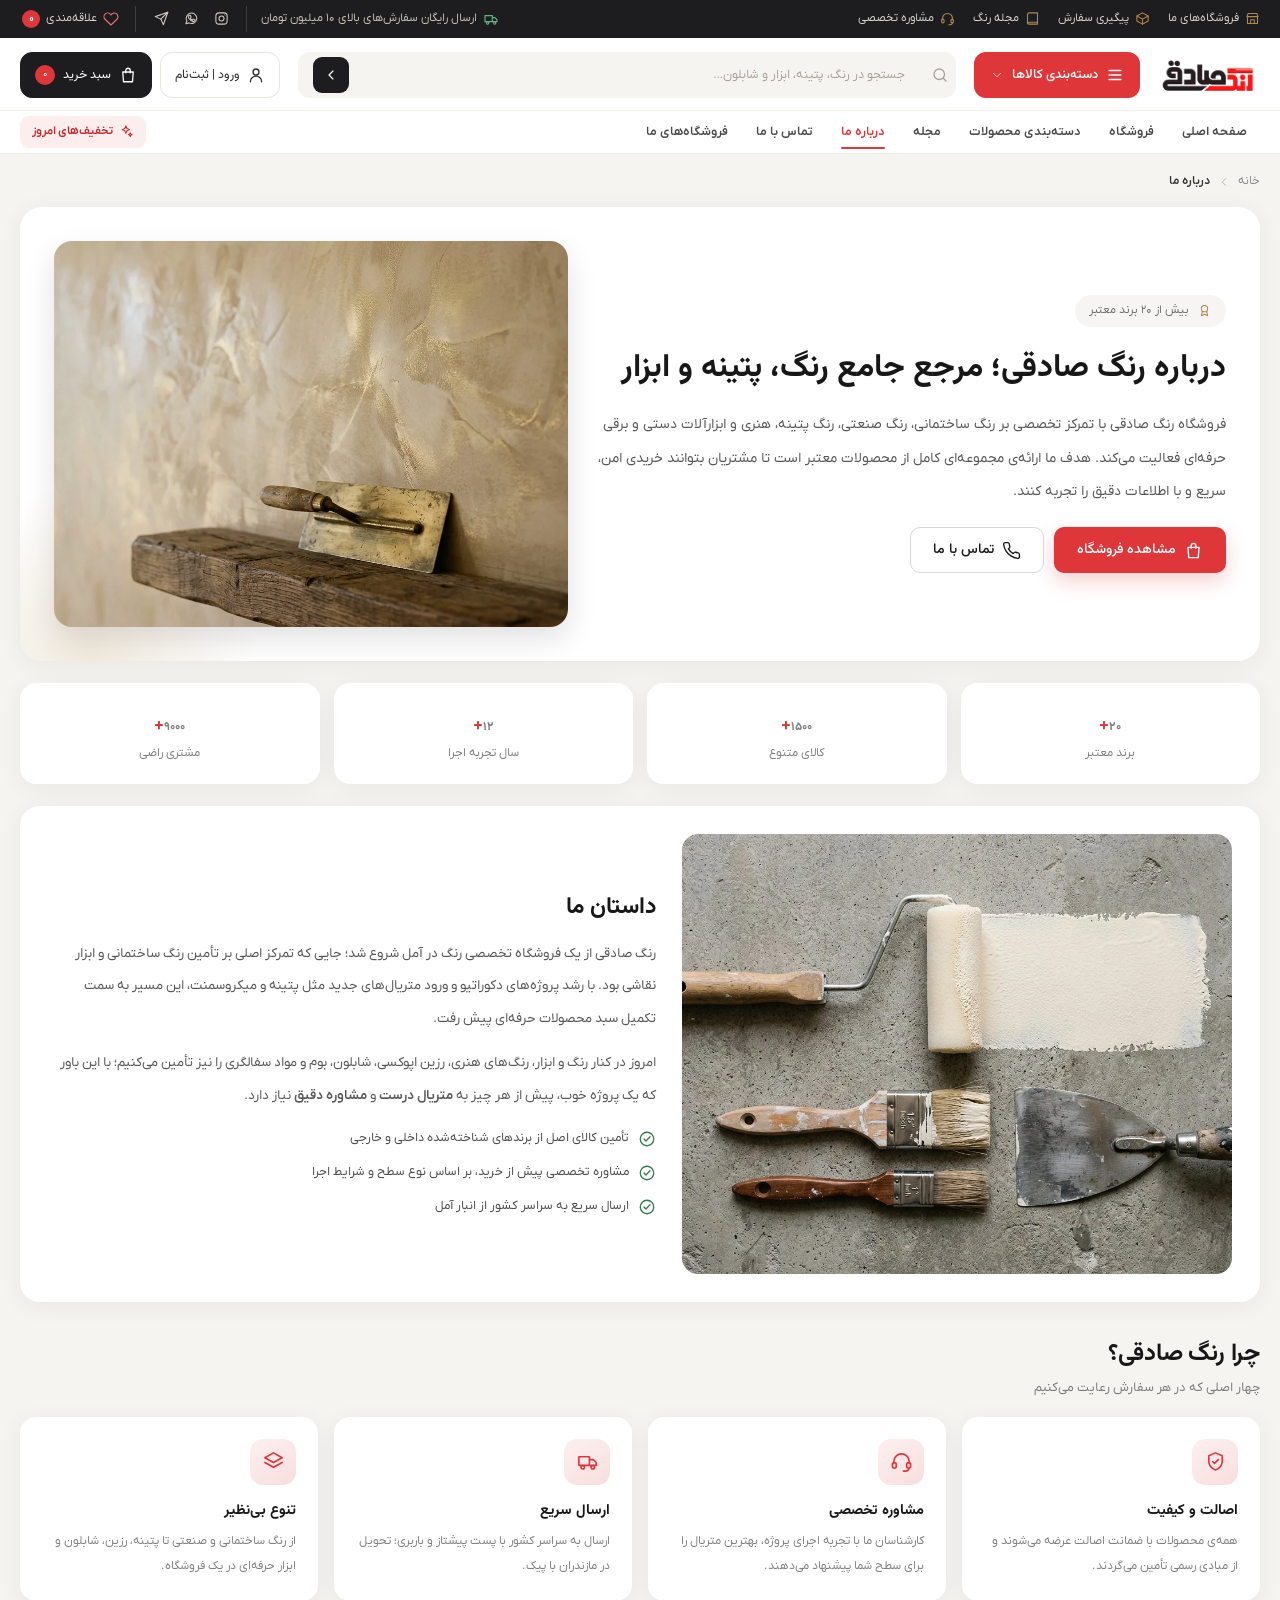
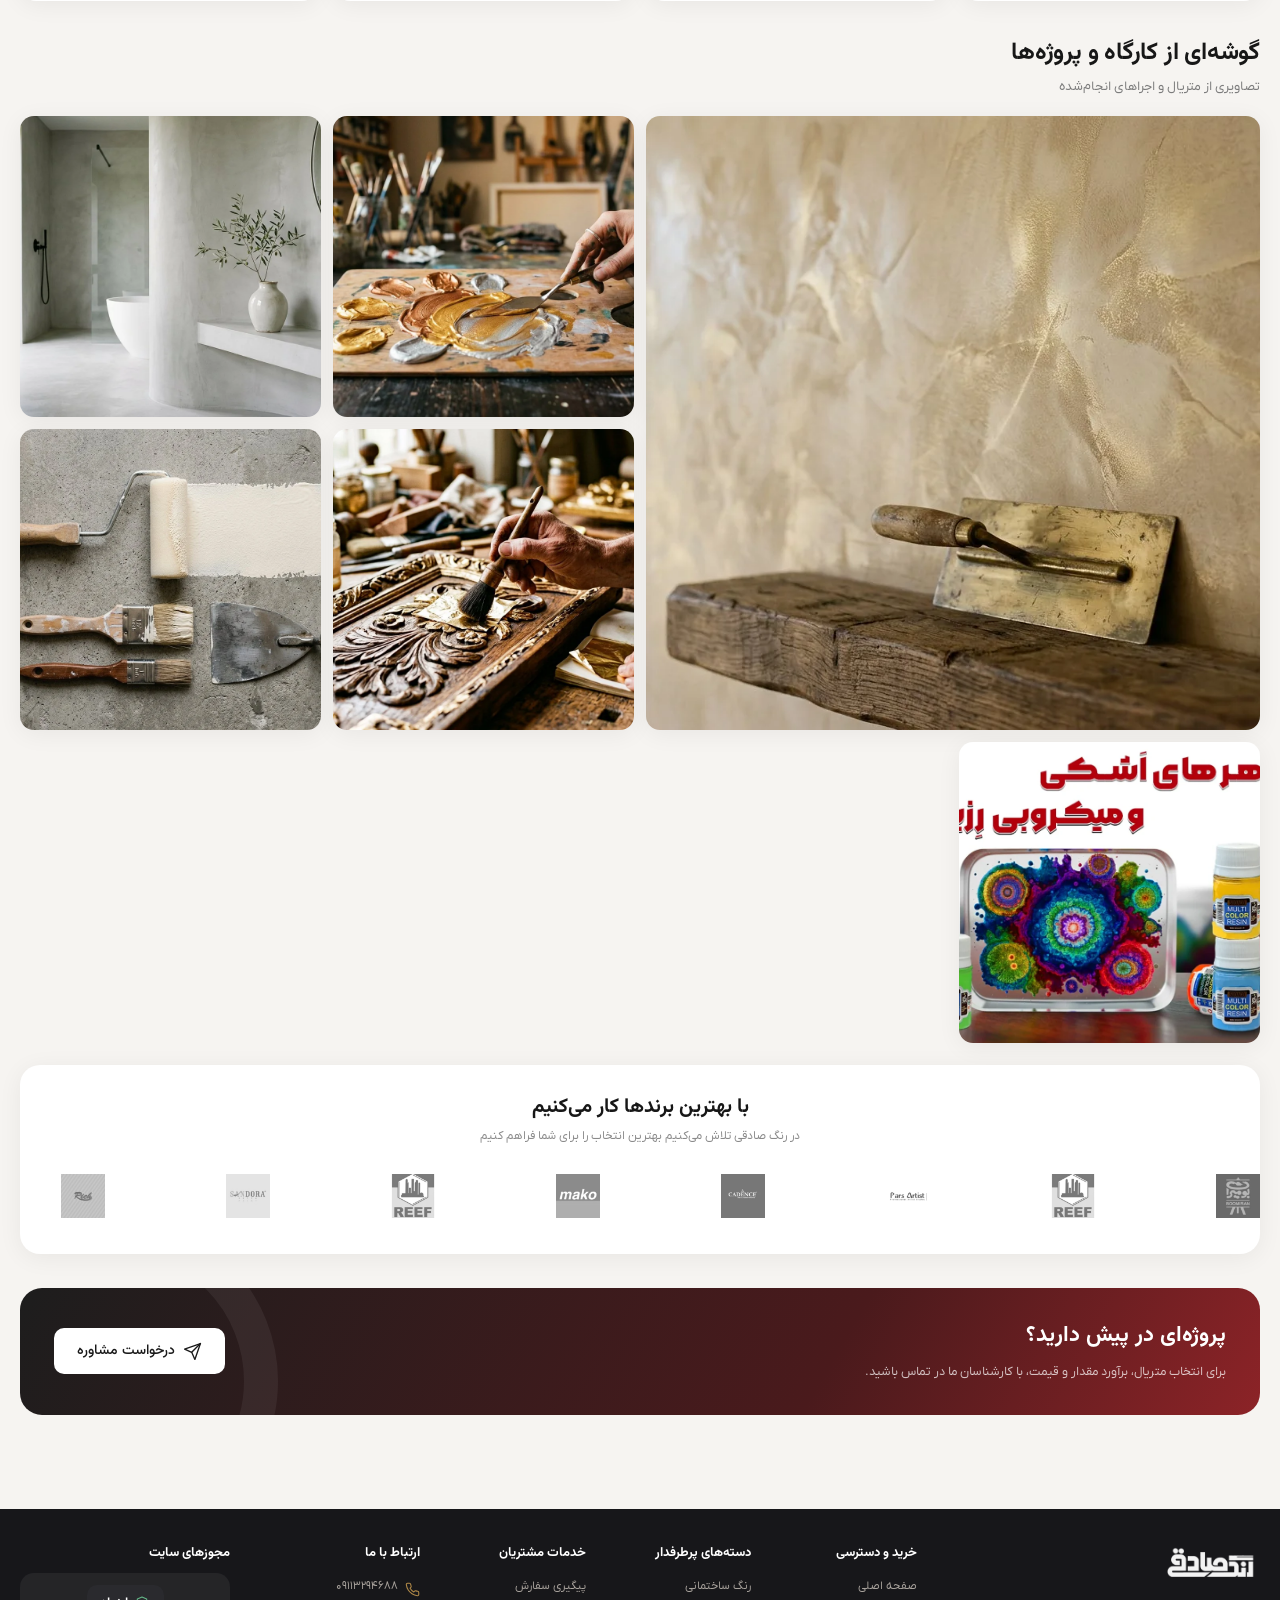
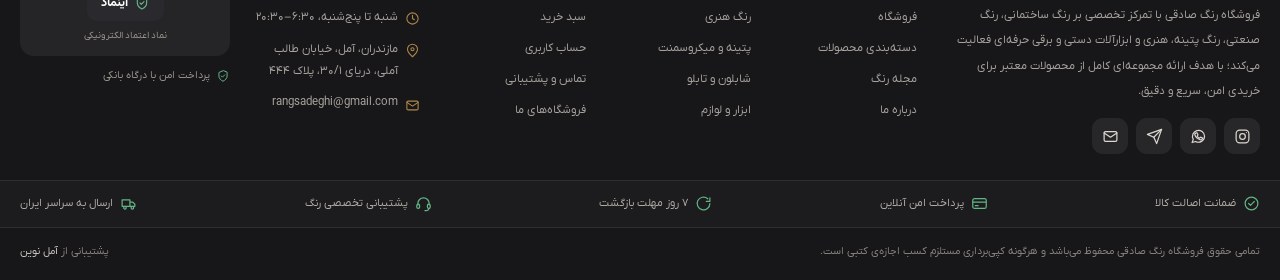
<file: about.html>
<!doctype html>
<html lang="fa" dir="rtl">
<head>
  <meta charset="UTF-8">
  <meta name="viewport" content="width=device-width, initial-scale=1.0">
  <meta name="description" content="درباره فروشگاه رنگ صادقی؛ مرجع جامع رنگ ساختمانی، صنعتی، پتینه، هنری و ابزار.">
  <title>درباره ما | فروشگاه رنگ صادقی</title>
  <link rel="icon" href="assets/images/logo-alt.webp" type="image/webp">
  <link rel="preload" href="assets/fonts/iranyekanx-regular.woff2" as="font" type="font/woff2" crossorigin>
  <link rel="stylesheet" href="styles.css">
  <link rel="stylesheet" href="pages.css">
  <link rel="stylesheet" href="home.css">
</head>
<body data-page="about" class="hx-page">
  <svg class="svg-sprite" aria-hidden="true">
    <symbol id="i-menu" viewBox="0 0 24 24"><path d="M4 6h16M4 12h16M4 18h16"/></symbol>
    <symbol id="i-search" viewBox="0 0 24 24"><circle cx="11" cy="11" r="7"/><path d="m20 20-4-4"/></symbol>
    <symbol id="i-user" viewBox="0 0 24 24"><circle cx="12" cy="8" r="4"/><path d="M4.5 21a7.5 7.5 0 0 1 15 0"/></symbol>
    <symbol id="i-bag" viewBox="0 0 24 24"><path d="M5 8h14l-1 13H6L5 8Z"/><path d="M9 9V6a3 3 0 0 1 6 0v3"/></symbol>
    <symbol id="i-heart" viewBox="0 0 24 24"><path d="M20.8 4.6a5.5 5.5 0 0 0-7.8 0L12 5.7l-1.1-1.1a5.5 5.5 0 0 0-7.8 7.8L12 21l8.8-8.6a5.5 5.5 0 0 0 0-7.8Z"/></symbol>
    <symbol id="i-chevron-down" viewBox="0 0 24 24"><path d="m6 9 6 6 6-6"/></symbol>
    <symbol id="i-chevron-left" viewBox="0 0 24 24"><path d="m15 18-6-6 6-6"/></symbol>
    <symbol id="i-chevron-right" viewBox="0 0 24 24"><path d="m9 18 6-6-6-6"/></symbol>
    <symbol id="i-close" viewBox="0 0 24 24"><path d="M18 6 6 18M6 6l12 12"/></symbol>
    <symbol id="i-home" viewBox="0 0 24 24"><path d="m3 11 9-8 9 8"/><path d="M5 10v11h14V10M9 21v-7h6v7"/></symbol>
    <symbol id="i-grid" viewBox="0 0 24 24"><rect x="3" y="3" width="7" height="7" rx="1"/><rect x="14" y="3" width="7" height="7" rx="1"/><rect x="3" y="14" width="7" height="7" rx="1"/><rect x="14" y="14" width="7" height="7" rx="1"/></symbol>
    <symbol id="i-list" viewBox="0 0 24 24"><path d="M8 6h12M8 12h12M8 18h12"/><circle cx="4" cy="6" r="1"/><circle cx="4" cy="12" r="1"/><circle cx="4" cy="18" r="1"/></symbol>
    <symbol id="i-filter" viewBox="0 0 24 24"><path d="M4 6h16M7 12h10M10 18h4"/></symbol>
    <symbol id="i-arrow-up" viewBox="0 0 24 24"><path d="m18 15-6-6-6 6"/></symbol>
    <symbol id="i-plus" viewBox="0 0 24 24"><path d="M12 5v14M5 12h14"/></symbol>
    <symbol id="i-minus" viewBox="0 0 24 24"><path d="M5 12h14"/></symbol>
    <symbol id="i-trash" viewBox="0 0 24 24"><path d="M4 7h16M9 7V4h6v3M7 7l1 14h8l1-14M10 11v6M14 11v6"/></symbol>
    <symbol id="i-phone" viewBox="0 0 24 24"><path d="M22 16.9v3a2 2 0 0 1-2.2 2 19.8 19.8 0 0 1-8.6-3.1 19.4 19.4 0 0 1-6-6A19.8 19.8 0 0 1 2.1 4.2 2 2 0 0 1 4.1 2h3a2 2 0 0 1 2 1.7c.1 1 .4 2 .7 2.9a2 2 0 0 1-.5 2.1L8.1 9.9a16 16 0 0 0 6 6l1.2-1.2a2 2 0 0 1 2.1-.5c.9.3 1.9.6 2.9.7a2 2 0 0 1 1.7 2Z"/></symbol>
    <symbol id="i-clock" viewBox="0 0 24 24"><circle cx="12" cy="12" r="9"/><path d="M12 7v5l3 2"/></symbol>
    <symbol id="i-pin" viewBox="0 0 24 24"><path d="M20 10c0 5-8 12-8 12S4 15 4 10a8 8 0 1 1 16 0Z"/><circle cx="12" cy="10" r="2.5"/></symbol>
    <symbol id="i-mail" viewBox="0 0 24 24"><rect x="3" y="5" width="18" height="14" rx="2"/><path d="m3 7 9 6 9-6"/></symbol>
    <symbol id="i-send" viewBox="0 0 24 24"><path d="m22 2-7 20-4-9-9-4 20-7Z"/><path d="M22 2 11 13"/></symbol>
    <symbol id="i-play" viewBox="0 0 24 24"><circle cx="12" cy="12" r="9"/><path d="m10 8 6 4-6 4V8Z"/></symbol>
    <symbol id="i-check" viewBox="0 0 24 24"><path d="m5 12 4 4L19 6"/></symbol>
    <symbol id="i-check-circle" viewBox="0 0 24 24"><circle cx="12" cy="12" r="9"/><path d="m8 12 2.6 2.6L16 9"/></symbol>
    <symbol id="i-instagram" viewBox="0 0 24 24"><rect x="3" y="3" width="18" height="18" rx="5"/><circle cx="12" cy="12" r="4"/><circle cx="17.5" cy="6.5" r=".8" fill="currentColor" stroke="none"/></symbol>
    <symbol id="i-whatsapp" viewBox="0 0 24 24"><path d="M20.5 11.6a8.5 8.5 0 0 1-12.6 7.4L3 20.5 4.6 16A8.5 8.5 0 1 1 20.5 11.6Z"/><path d="M8.2 7.5c.3-.6.6-.6.9-.6h.7c.2 0 .4.1.5.4l.9 2c.1.3.1.5-.1.7l-.7.9c-.2.2-.2.4-.1.6.6 1.2 1.6 2.2 2.8 2.8.2.1.4.1.6-.1l.9-1c.2-.2.4-.3.7-.2l2 .9c.3.1.4.3.4.5 0 .8-.4 1.5-1.1 1.9-.6.3-1.4.5-2.2.3-1.3-.3-3.1-1.1-4.8-2.7-1.4-1.4-2.4-3-2.7-4.3-.3-1.1 0-1.7.3-2.1Z"/></symbol>
    <symbol id="i-calendar" viewBox="0 0 24 24"><rect x="3" y="5" width="18" height="16" rx="2"/><path d="M8 3v4M16 3v4M3 11h18"/></symbol>
    <symbol id="i-book" viewBox="0 0 24 24"><path d="M4 5.5A2.5 2.5 0 0 1 6.5 3H20v15H6.5A2.5 2.5 0 0 0 4 20.5Z"/><path d="M20 18v3H6.5A2.5 2.5 0 0 1 4 18.5"/></symbol>
    <symbol id="i-tag" viewBox="0 0 24 24"><path d="M20.5 12.5 12 21l-9-9 8.5-8.5H20V12Z"/><circle cx="16" cy="8" r="1.4"/></symbol>
    <symbol id="i-share" viewBox="0 0 24 24"><circle cx="18" cy="5" r="3"/><circle cx="6" cy="12" r="3"/><circle cx="18" cy="19" r="3"/><path d="m8.6 10.6 6.8-3.9M8.6 13.4l6.8 3.9"/></symbol>
    <symbol id="i-link" viewBox="0 0 24 24"><path d="M10 13a5 5 0 0 0 7 0l3-3a5 5 0 0 0-7-7l-1.5 1.5"/><path d="M14 11a5 5 0 0 0-7 0l-3 3a5 5 0 0 0 7 7L12.5 20"/></symbol>
    <symbol id="i-truck" viewBox="0 0 24 24"><path d="M3 7h11v9H3zM14 10h4l3 3v3h-7"/><circle cx="7" cy="18" r="1.8"/><circle cx="17.5" cy="18" r="1.8"/></symbol>
    <symbol id="i-shield" viewBox="0 0 24 24"><path d="M12 3 5 6v6c0 4 3 7 7 9 4-2 7-5 7-9V6Z"/><path d="m9 12 2 2 4-4"/></symbol>
    <symbol id="i-award" viewBox="0 0 24 24"><circle cx="12" cy="9" r="5"/><path d="m8.5 13.5-1.5 7 5-2.5 5 2.5-1.5-7"/></symbol>
    <symbol id="i-layers" viewBox="0 0 24 24"><path d="m12 3 9 5-9 5-9-5 9-5Z"/><path d="m3 13 9 5 9-5"/></symbol>
    <symbol id="i-globe" viewBox="0 0 24 24"><circle cx="12" cy="12" r="9"/><path d="M3 12h18M12 3a15 15 0 0 1 0 18 15 15 0 0 1 0-18Z"/></symbol>
    <symbol id="i-store" viewBox="0 0 24 24"><path d="M4 9h16v11H4z"/><path d="M3 9l2-5h14l2 5"/><path d="M9 20v-6h6v6"/></symbol>
    <symbol id="i-map" viewBox="0 0 24 24"><path d="m9 4 6 2 6-2v16l-6 2-6-2-6 2V6Z"/><path d="M9 4v16M15 6v16"/></symbol>
    <symbol id="i-sparkles" viewBox="0 0 24 24"><path d="m11 3 1.7 4.3L17 9l-4.3 1.7L11 15l-1.7-4.3L5 9l4.3-1.7Z"/><path d="m18 14 .9 2.1L21 17l-2.1.9L18 20l-.9-2.1L15 17l2.1-.9Z"/></symbol>
    <symbol id="i-palette" viewBox="0 0 24 24"><path d="M12 21a9 9 0 1 1 9-9c0 2.5-2 3-3.5 3H16a2 2 0 0 0-1.4 3.4c.6.7.2 2.6-2.6 2.6Z"/><circle cx="8" cy="10" r="1"/><circle cx="12" cy="7.5" r="1"/><circle cx="16" cy="10" r="1"/></symbol>
    <symbol id="i-quote" viewBox="0 0 24 24"><path d="M9 7H5v5h4v5H5M19 7h-4v5h4v5h-4"/></symbol>
    <symbol id="i-info" viewBox="0 0 24 24"><circle cx="12" cy="12" r="9"/><path d="M12 11v5M12 8h.01"/></symbol>
    <symbol id="i-box" viewBox="0 0 24 24"><path d="m12 3 9 5v8l-9 5-9-5V8Z"/><path d="m3 8 9 5 9-5M12 13v8"/></symbol>
    <symbol id="i-wallet" viewBox="0 0 24 24"><path d="M4 7h13a2 2 0 0 1 2 2v9a2 2 0 0 1-2 2H5a2 2 0 0 1-2-2V7a2 2 0 0 1 2-2h11"/><path d="M16 13h2"/></symbol>
    <symbol id="i-gift" viewBox="0 0 24 24"><rect x="3" y="8" width="18" height="12" rx="2"/><path d="M3 12h18M12 8v12"/><path d="M12 8S9.5 3 7.5 4.4C5.8 5.6 8 8 12 8Zm0 0s2.5-5 4.5-3.6C18.2 5.6 16 8 12 8Z"/></symbol>
    <symbol id="i-ticket" viewBox="0 0 24 24"><path d="M3 9V6h18v3a2.5 2.5 0 0 0 0 5v4H3v-4a2.5 2.5 0 0 0 0-5Z"/><path d="M13 9v1.5M13 13.5V15"/></symbol>
    <symbol id="i-logout" viewBox="0 0 24 24"><path d="M15 4h3a2 2 0 0 1 2 2v12a2 2 0 0 1-2 2h-3"/><path d="M10 8l-4 4 4 4M6 12h9"/></symbol>
    <symbol id="i-edit" viewBox="0 0 24 24"><path d="M4 20h4l10-10a2.8 2.8 0 0 0-4-4L4 16Z"/><path d="m14.5 5.5 4 4"/></symbol>
    <symbol id="i-card" viewBox="0 0 24 24"><rect x="2.5" y="5" width="19" height="14" rx="2.5"/><path d="M2.5 10h19M6 15h4"/></symbol>
    <symbol id="i-heart-hand" viewBox="0 0 24 24"><path d="M20 12c0 4-8 8-8 8s-8-4-8-8a4 4 0 0 1 8-2 4 4 0 0 1 8 2Z"/></symbol>
    <symbol id="i-eye" viewBox="0 0 24 24"><path d="M2.5 12S6 5.5 12 5.5 21.5 12 21.5 12 18 18.5 12 18.5 2.5 12 2.5 12Z"/><circle cx="12" cy="12" r="3"/></symbol>
    <symbol id="i-zoom" viewBox="0 0 24 24"><circle cx="11" cy="11" r="7"/><path d="m20 20-4-4M11 8v6M8 11h6"/></symbol>
    <symbol id="i-download" viewBox="0 0 24 24"><path d="M12 4v11m0 0-4-4m4 4 4-4"/><path d="M4 19h16"/></symbol>
    <symbol id="i-headset" viewBox="0 0 24 24"><path d="M4 14v-2a8 8 0 0 1 16 0v2"/><rect x="2.5" y="13" width="4" height="6" rx="2"/><rect x="17.5" y="13" width="4" height="6" rx="2"/><path d="M20 19a4 4 0 0 1-4 3h-2"/></symbol>
    <symbol id="i-refresh" viewBox="0 0 24 24"><path d="M21 12a9 9 0 1 1-3-6.7"/><path d="M21 4v5h-5"/></symbol>
  </svg>

  <a class="skip-link" href="#main-content">رفتن به محتوای اصلی</a>

  <header class="site-header hx-header" id="site-header">
    <!-- نوار خدمات بالای سایت -->
    <div class="hx-utility desktop-only">
      <div class="site-container hx-utility-inner">
        <nav class="hx-utility-links" aria-label="دسترسی‌های سریع">
          <a href="stores.html"><svg><use href="#i-store"/></svg>فروشگاه‌های ما</a>
          <a href="order-details.html"><svg><use href="#i-box"/></svg>پیگیری سفارش</a>
          <a href="blog.html"><svg><use href="#i-book"/></svg>مجله رنگ</a>
          <a href="contact.html"><svg><use href="#i-headset"/></svg>مشاوره تخصصی</a>
        </nav>
        <div class="hx-utility-side">
          <span class="hx-utility-note"><svg><use href="#i-truck"/></svg>ارسال رایگان سفارش‌های بالای ۱۰ میلیون تومان</span>
          <div class="social-links">
            <a href="https://www.instagram.com/rangsadeghy" target="_blank" rel="noopener" aria-label="اینستاگرام"><svg><use href="#i-instagram"/></svg></a>
            <a href="https://wa.me/989113294688" target="_blank" rel="noopener" aria-label="واتساپ"><svg><use href="#i-whatsapp"/></svg></a>
            <a href="https://t.me/rangsadeghy" target="_blank" rel="noopener" aria-label="تلگرام"><svg><use href="#i-send"/></svg></a>
          </div>
          <button class="wishlist-top" id="wishlist-top" type="button">
            <svg><use href="#i-heart"/></svg><span>علاقه‌مندی</span><b id="wishlist-count">0</b>
          </button>
        </div>
      </div>
    </div>

    <!-- هدر اصلی دسکتاپ (چسبان + فشرده‌شو) -->
    <div class="main-header desktop-only" id="main-header">
      <div class="site-container hx-main-inner">
        <a class="hx-logo" href="index.html" aria-label="فروشگاه رنگ صادقی">
          <img src="assets/images/logo.png" alt="رنگ صادقی" width="100" height="39">
        </a>

        <div class="category-nav hx-cats">
          <button class="category-button" id="category-button" type="button" aria-expanded="false">
            <svg><use href="#i-menu"/></svg>
            <span>دسته‌بندی کالاها</span>
            <svg class="down-icon"><use href="#i-chevron-down"/></svg>
          </button>
          <div class="mega-menu" id="mega-menu">
            <div class="mega-column">
              <a class="mega-title" href="categories.html">بخش هنری <svg><use href="#i-chevron-left"/></svg></a>
              <a href="shop.html?cat=art">رنگ اکریلیک</a>
              <a href="shop.html?cat=art">رنگ روغن ها</a>
              <a href="shop.html?cat=art">رزین اپوکسی هنری</a>
              <a href="shop.html?cat=art">سفالگری و مجسمه سازی</a>
              <a href="shop.html?cat=art">افکت ها</a>
              <a href="shop.html?cat=art">وارنیش و تثبیت کننده</a>
            </div>
            <div class="mega-column">
              <a class="mega-title" href="categories.html">پتینه <svg><use href="#i-chevron-left"/></svg></a>
              <a href="shop.html?cat=patina">تکسچر ها</a>
              <a href="shop.html?cat=patina">میکروسمنت</a>
              <a href="shop.html?cat=patina">رنگ های دکوراتیو</a>
              <a href="shop.html?cat=patina">ورق ها</a>
              <a href="categories.html">تثبیت کننده ها</a>
            </div>
            <div class="mega-column">
              <a class="mega-title" href="categories.html">ابزار ها <svg><use href="#i-chevron-left"/></svg></a>
              <a href="shop.html?cat=tools">غلطک</a>
              <a href="shop.html?cat=tools">قلم</a>
              <a href="shop.html?cat=tools">لیسه و کاردک</a>
              <a href="categories.html">ماله</a>
              <a href="shop.html?cat=tools">سنباده ها</a>
            </div>
            <div class="mega-column">
              <a class="mega-title" href="categories.html">شابلون و تابلو <svg><use href="#i-chevron-left"/></svg></a>
              <a href="shop.html?cat=stencil">شابلون</a>
              <a href="shop.html?cat=stencil">ماندالا</a>
              <a href="shop.html?cat=stencil">داماسک</a>
              <a href="categories.html">بوم ها</a>
              <a href="categories.html">بیس های چوبی</a>
            </div>
            <div class="mega-highlight">
              <span class="mega-highlight-tag"><svg><use href="#i-sparkles"/></svg>پیشنهاد هفته</span>
              <b>تا ۳۵٪ تخفیف روی رنگ‌های ساختمانی</b>
              <a class="btn btn-primary btn-sm" href="shop.html?sale=1">مشاهده تخفیف‌ها</a>
            </div>
          </div>
        </div>

        <div class="search-box hx-search">
          <form class="search-form" data-search-form>
            <span class="hx-search-icon"><svg><use href="#i-search"/></svg></span>
            <input type="search" placeholder="جستجو در رنگ، پتینه، ابزار و شابلون…" aria-label="جستجوی محصولات" autocomplete="off">
            <button type="submit" aria-label="جستجو"><svg><use href="#i-chevron-left"/></svg></button>
          </form>
          <div class="search-results"></div>
        </div>

        <div class="header-tools hx-tools">
          <button class="hx-tool account-button" type="button" aria-label="ورود یا ثبت نام">
            <svg><use href="#i-user"/></svg><span>ورود | ثبت‌نام</span>
          </button>
          <button class="hx-tool hx-tool-cart cart-button" type="button" aria-label="سبد خرید">
            <svg><use href="#i-bag"/></svg><span>سبد خرید</span><span class="cart-count">0</span>
          </button>
        </div>
      </div>

      <div class="hx-navbar">
        <div class="site-container hx-navbar-inner">
          <nav class="main-nav" aria-label="منوی اصلی">
            <a href="index.html">صفحه اصلی</a>
            <a href="shop.html">فروشگاه</a>
            <a href="categories.html">دسته‌بندی محصولات</a>
            <a href="blog.html">مجله</a>
            <a class="active" href="about.html">درباره ما</a>
            <a href="contact.html">تماس با ما</a>
            <a href="stores.html">فروشگاه‌های ما</a>
          </nav>
          <a class="hx-nav-deal" href="shop.html?sale=1"><svg><use href="#i-sparkles"/></svg>تخفیف‌های امروز</a>
        </div>
      </div>
    </div>

    <!-- هدر موبایل -->
    <div class="mobile-header mobile-only">
      <div class="hx-mobile-top">
        <button class="mobile-menu-button" type="button" aria-label="باز کردن منو"><svg><use href="#i-menu"/></svg></button>
        <a href="index.html" class="mobile-logo"><img src="assets/images/logo-alt.webp" alt="رنگ صادقی"></a>
        <a class="hx-mobile-store" href="stores.html" aria-label="فروشگاه‌ها"><svg><use href="#i-store"/></svg></a>
      </div>
      <div class="search-box mobile-search">
        <form class="search-form" data-search-form>
          <input type="search" placeholder="جستجوی محصولات" aria-label="جستجوی محصولات" autocomplete="off">
          <button type="submit" aria-label="جستجو"><svg><use href="#i-search"/></svg></button>
        </form>
        <div class="search-results"></div>
      </div>
      <button class="hx-hidden-cart cart-button" type="button" aria-label="سبد خرید"><svg><use href="#i-bag"/></svg><span class="cart-count">0</span></button>
    </div>
  </header>
  <main class="page-main" id="main-content">
    <div class="page-container">
      <nav class="breadcrumb" aria-label="مسیر صفحه">
        <a href="index.html">خانه</a><svg><use href="#i-chevron-left"/></svg><span class="current">درباره ما</span>
      </nav>

      <section class="about-hero">
        <div>
          <span class="hero-badge"><svg><use href="#i-award"/></svg>بیش از ۲۰ برند معتبر</span>
          <h1>درباره رنگ صادقی؛ مرجع جامع رنگ، پتینه و ابزار</h1>
          <p class="lead">فروشگاه رنگ صادقی با تمرکز تخصصی بر رنگ ساختمانی، رنگ صنعتی، رنگ پتینه، هنری و ابزارآلات دستی و برقی حرفه‌ای فعالیت می‌کند. هدف ما ارائه‌ی مجموعه‌ای کامل از محصولات معتبر است تا مشتریان بتوانند خریدی امن، سریع و با اطلاعات دقیق را تجربه کنند.</p>
          <div class="about-cta">
            <a class="btn btn-primary" href="shop.html"><svg><use href="#i-bag"/></svg>مشاهده فروشگاه</a>
            <a class="btn btn-outline" href="contact.html"><svg><use href="#i-phone"/></svg>تماس با ما</a>
          </div>
        </div>
        <img src="assets/images/blog/patina.webp" alt="فضای فروشگاه و متریال رنگ صادقی">
      </section>

      <div class="stats">
        <div class="stat"><b><span data-count="20">۰</span><i>+</i></b><span>برند معتبر</span></div>
        <div class="stat"><b><span data-count="1500">۰</span><i>+</i></b><span>کالای متنوع</span></div>
        <div class="stat"><b><span data-count="12">۰</span><i>+</i></b><span>سال تجربه اجرا</span></div>
        <div class="stat"><b><span data-count="9000">۰</span><i>+</i></b><span>مشتری راضی</span></div>
      </div>

      <section class="about-story">
        <img src="assets/images/blog/tools.webp" alt="ابزار و متریال حرفه‌ای رنگ صادقی">
        <div>
          <h2>داستان ما</h2>
          <p>رنگ صادقی از یک فروشگاه تخصصی رنگ در آمل شروع شد؛ جایی که تمرکز اصلی بر تأمین رنگ ساختمانی و ابزار نقاشی بود. با رشد پروژه‌های دکوراتیو و ورود متریال‌های جدید مثل پتینه و میکروسمنت، این مسیر به سمت تکمیل سبد محصولات حرفه‌ای پیش رفت.</p>
          <p>امروز در کنار رنگ و ابزار، رنگ‌های هنری، رزین اپوکسی، شابلون، بوم و مواد سفالگری را نیز تأمین می‌کنیم؛ با این باور که یک پروژه خوب، پیش از هر چیز به <strong>متریال درست</strong> و <strong>مشاوره دقیق</strong> نیاز دارد.</p>
          <ul class="about-list">
            <li><svg><use href="#i-check-circle"/></svg><span>تأمین کالای اصل از برندهای شناخته‌شده داخلی و خارجی</span></li>
            <li><svg><use href="#i-check-circle"/></svg><span>مشاوره تخصصی پیش از خرید، بر اساس نوع سطح و شرایط اجرا</span></li>
            <li><svg><use href="#i-check-circle"/></svg><span>ارسال سریع به سراسر کشور از انبار آمل</span></li>
          </ul>
        </div>
      </section>

      <section class="page-section">
        <div class="section-head">
          <div><h2>چرا رنگ صادقی؟</h2><p>چهار اصلی که در هر سفارش رعایت می‌کنیم</p></div>
        </div>
        <div class="value-grid">
          <article class="value-card">
            <span class="value-icon"><svg><use href="#i-shield"/></svg></span>
            <h3>اصالت و کیفیت</h3>
            <p>همه‌ی محصولات با ضمانت اصالت عرضه می‌شوند و از مبادی رسمی تأمین می‌گردند.</p>
          </article>
          <article class="value-card">
            <span class="value-icon"><svg><use href="#i-headset"/></svg></span>
            <h3>مشاوره تخصصی</h3>
            <p>کارشناسان ما با تجربه اجرای پروژه، بهترین متریال را برای سطح شما پیشنهاد می‌دهند.</p>
          </article>
          <article class="value-card">
            <span class="value-icon"><svg><use href="#i-truck"/></svg></span>
            <h3>ارسال سریع</h3>
            <p>ارسال به سراسر کشور با پست پیشتاز و باربری؛ تحویل در مازندران با پیک.</p>
          </article>
          <article class="value-card">
            <span class="value-icon"><svg><use href="#i-layers"/></svg></span>
            <h3>تنوع بی‌نظیر</h3>
            <p>از رنگ ساختمانی و صنعتی تا پتینه، رزین، شابلون و ابزار حرفه‌ای در یک فروشگاه.</p>
          </article>
        </div>
      </section>

      <section class="page-section">
        <div class="section-head">
          <div><h2>گوشه‌ای از کارگاه و پروژه‌ها</h2><p>تصاویری از متریال و اجراهای انجام‌شده</p></div>
        </div>
        <div class="about-gallery">
          <a href="blog.html"><img src="assets/images/blog/patina.webp" alt="پتینه کاری" loading="lazy"></a>
          <a href="blog.html"><img src="assets/images/blog/metallic.webp" alt="رنگ متالیک" loading="lazy"></a>
          <a href="blog.html"><img src="assets/images/blog/microcement.webp" alt="میکروسمنت" loading="lazy"></a>
          <a href="blog.html"><img src="assets/images/blog/gold-leaf.webp" alt="ورق طلا" loading="lazy"></a>
          <a href="blog.html"><img src="assets/images/blog/tools.webp" alt="ابزار نقاشی" loading="lazy"></a>
          <a href="blog.html"><img src="assets/images/promo-resin.webp" alt="رزین" loading="lazy"></a>
        </div>
      </section>

      <section class="brand-strip">
        <h2>با بهترین برندها کار می‌کنیم</h2>
        <p>در رنگ صادقی تلاش می‌کنیم بهترین انتخاب را برای شما فراهم کنیم</p>
        <div class="brand-marquee">
          <div class="brand-track" id="brand-track"></div>
        </div>
      </section>

      <section class="page-section">
        <div class="cta-band">
          <div>
            <h2>پروژه‌ای در پیش دارید؟</h2>
            <p>برای انتخاب متریال، برآورد مقدار و قیمت، با کارشناسان ما در تماس باشید.</p>
          </div>
          <a class="btn" href="contact.html"><svg><use href="#i-send"/></svg>درخواست مشاوره</a>
        </div>
      </section>
    </div>
  </main>

  <footer class="site-footer hx-footer">
    <div class="hx-footer-top">
      <div class="site-container hx-footer-top-inner">
        <section class="hx-footer-brand">
          <a class="hx-footer-logo" href="index.html"><img src="assets/images/logo.png" alt="فروشگاه رنگ صادقی" loading="lazy"></a>
          <p>فروشگاه رنگ صادقی با تمرکز تخصصی بر رنگ ساختمانی، رنگ صنعتی، رنگ پتینه، هنری و ابزارآلات دستی و برقی حرفه‌ای فعالیت می‌کند؛ با هدف ارائه مجموعه‌ای کامل از محصولات معتبر برای خریدی امن، سریع و دقیق.</p>
          <div class="hx-footer-social">
            <a href="https://www.instagram.com/rangsadeghy" target="_blank" rel="noopener" aria-label="اینستاگرام"><svg><use href="#i-instagram"/></svg></a>
            <a href="https://wa.me/989113294688" target="_blank" rel="noopener" aria-label="واتساپ"><svg><use href="#i-whatsapp"/></svg></a>
            <a href="https://t.me/rangsadeghy" target="_blank" rel="noopener" aria-label="تلگرام"><svg><use href="#i-send"/></svg></a>
            <a href="mailto:rangsadeghi@gmail.com" aria-label="ایمیل"><svg><use href="#i-mail"/></svg></a>
          </div>
        </section>

        <div class="hx-footer-cols">
          <section>
            <h3>خرید و دسترسی</h3>
            <a href="index.html">صفحه اصلی</a>
            <a href="shop.html">فروشگاه</a>
            <a href="categories.html">دسته‌بندی محصولات</a>
            <a href="blog.html">مجله رنگ</a>
            <a href="about.html">درباره ما</a>
          </section>
          <section>
            <h3>دسته‌های پرطرفدار</h3>
            <a href="shop.html?cat=building">رنگ ساختمانی</a>
            <a href="shop.html?cat=art">رنگ هنری</a>
            <a href="shop.html?cat=patina">پتینه و میکروسمنت</a>
            <a href="shop.html?cat=stencil">شابلون و تابلو</a>
            <a href="shop.html?cat=tools">ابزار و لوازم</a>
          </section>
          <section>
            <h3>خدمات مشتریان</h3>
            <a href="order-details.html">پیگیری سفارش</a>
            <a href="cart.html">سبد خرید</a>
            <a href="account.html">حساب کاربری</a>
            <a href="contact.html">تماس و پشتیبانی</a>
            <a href="stores.html">فروشگاه‌های ما</a>
          </section>
          <section class="hx-footer-contact">
            <h3>ارتباط با ما</h3>
            <a href="tel:09113294688"><svg><use href="#i-phone"/></svg><span><bdo dir="ltr">۰۹۱۱۳۲۹۴۶۸۸</bdo></span></a>
            <p><svg><use href="#i-clock"/></svg><span class="hx-nowrap">شنبه تا پنج‌شنبه، ۶:۳۰–۲۰:۳۰</span></p>
            <p><svg><use href="#i-pin"/></svg><span>مازندران، آمل، خیابان طالب آملی، دریای ۳۰/۱، پلاک ۴۴۴</span></p>
            <a href="mailto:rangsadeghi@gmail.com"><svg><use href="#i-mail"/></svg><span>rangsadeghi@gmail.com</span></a>
          </section>
        </div>

        <aside class="hx-footer-license">
          <h3>مجوزهای سایت</h3>
          <a class="enamad" href="https://trustseal.enamad.ir/?id=574425&amp;Code=e8HImAQ72k1oH8npkUuHCXT0c1OmYjHr" target="_blank" rel="noopener" aria-label="نماد اعتماد الکترونیکی">
            <span class="enamad-mark"><svg><use href="#i-shield"/></svg>اینماد</span><small>نماد اعتماد الکترونیکی</small>
          </a>
          <span class="hx-license-note"><svg><use href="#i-shield"/></svg>پرداخت امن با درگاه بانکی</span>
        </aside>
      </div>
    </div>

    <div class="hx-footer-trust">
      <div class="site-container hx-trust-inner">
        <span><svg><use href="#i-check-circle"/></svg>ضمانت اصالت کالا</span>
        <span><svg><use href="#i-card"/></svg>پرداخت امن آنلاین</span>
        <span><svg><use href="#i-refresh"/></svg>۷ روز مهلت بازگشت</span>
        <span><svg><use href="#i-headset"/></svg>پشتیبانی تخصصی رنگ</span>
        <span><svg><use href="#i-truck"/></svg>ارسال به سراسر ایران</span>
      </div>
    </div>

    <div class="hx-footer-bottom">
      <div class="site-container hx-footer-bottom-inner">
        <p>تمامی حقوق فروشگاه رنگ صادقی محفوظ می‌باشد و هرگونه کپی‌برداری مستلزم کسب اجازه‌ی کتبی است.</p>
        <p>پشتیبانی از <a href="https://amolnovin.ir/" target="_blank" rel="noopener">آمل نوین</a></p>
      </div>
    </div>
  </footer>
  <button class="back-to-top" id="back-to-top" type="button" aria-label="بازگشت به بالا"><svg><use href="#i-arrow-up"/></svg></button>

  <nav class="mobile-toolbar mobile-only" aria-label="دسترسی سریع">
    <a href="index.html" class="toolbar-home active" aria-current="page"><svg><use href="#i-home"/></svg><span>خانه</span></a>
    <a href="shop.html" class="toolbar-shop"><svg><use href="#i-grid"/></svg><span>فروشگاه</span></a>
    <button class="mobile-menu-button" type="button"><svg><use href="#i-menu"/></svg><span>منو</span></button>
    <a href="cart.html" class="toolbar-cart"><span class="toolbar-icon"><svg><use href="#i-bag"/></svg><b class="cart-count">0</b></span><span>سبد خرید</span></a>
    <a href="account.html" class="toolbar-account"><svg><use href="#i-user"/></svg><span>حساب کاربری</span></a>
  </nav>

  <div class="page-overlay" id="page-overlay"></div>

  <aside class="side-drawer mobile-menu-drawer" id="mobile-menu-drawer" aria-hidden="true" aria-label="منوی موبایل">
    <div class="drawer-heading"><img src="assets/images/logo.png" alt="رنگ صادقی"><button class="drawer-close" type="button" aria-label="بستن"><svg><use href="#i-close"/></svg></button></div>
    <div class="mobile-drawer-tabs"><button class="active" type="button">منو</button><button type="button" id="drawer-categories-tab">دسته بندی ها</button></div>
    <nav class="mobile-drawer-nav">
      <a href="index.html">صفحه اصلی</a><a href="shop.html">فروشگاه</a><a href="categories.html">دسته بندی محصولات</a><a href="blog.html">بلاگ</a><a href="about.html">درباره ما</a><a href="contact.html">تماس با ما</a><a href="stores.html">فروشگاه های ما</a>
    </nav>
    <div class="mobile-drawer-categories" id="mobile-drawer-categories">
      <details><summary>بخش هنری <svg><use href="#i-chevron-down"/></svg></summary><a href="shop.html?cat=art">رنگ اکریلیک</a><a href="shop.html?cat=art">رنگ روغن ها</a><a href="shop.html?cat=art">رزین اپوکسی</a><a href="shop.html?cat=art">سفالگری و مجسمه سازی</a></details>
      <details><summary>پتینه <svg><use href="#i-chevron-down"/></svg></summary><a href="shop.html?cat=patina">تکسچر ها</a><a href="shop.html?cat=patina">میکروسمنت</a><a href="shop.html?cat=patina">رنگ های دکوراتیو</a></details>
      <details><summary>ابزار ها <svg><use href="#i-chevron-down"/></svg></summary><a href="shop.html?cat=tools">قلم</a><a href="shop.html?cat=tools">غلطک</a><a href="shop.html?cat=tools">لیسه و کاردک</a></details>
      <details><summary>شابلون و تابلو <svg><use href="#i-chevron-down"/></svg></summary><a href="shop.html?cat=stencil">شابلون</a><a href="categories.html">بوم ها</a></details>
    </div>
  </aside>

  <aside class="side-drawer cart-drawer" id="cart-drawer" aria-hidden="true" aria-label="سبد خرید">
    <div class="drawer-heading"><h2>سبد خرید</h2><button class="drawer-close" type="button" aria-label="بستن"><svg><use href="#i-close"/></svg></button></div>
    <div class="cart-items" id="cart-items"></div>
    <div class="cart-footer">
      <div class="cart-total"><span>جمع سبد خرید</span><strong id="cart-total">0 تومان</strong></div>
      <button type="button" class="checkout-button" id="checkout-button">تسویه حساب</button>
      <button type="button" class="continue-shopping drawer-close">ادامه خرید</button>
    </div>
  </aside>

  <section class="modal" id="quick-modal" role="dialog" aria-modal="true" aria-hidden="true" aria-label="مشاهده سریع محصول">
    <button class="modal-close" type="button" aria-label="بستن"><svg><use href="#i-close"/></svg></button>
    <div id="quick-modal-content"></div>
  </section>

  <section class="modal login-modal" id="login-modal" role="dialog" aria-modal="true" aria-hidden="true" aria-label="ورود به حساب کاربری">
    <button class="modal-close" type="button" aria-label="بستن"><svg><use href="#i-close"/></svg></button>
    <img src="assets/images/logo.png" alt="رنگ صادقی" width="110">
    <h2>ورود | ثبت نام</h2>
    <p>برای ورود یا ثبت نام، شماره موبایل خود را وارد کنید.</p>
    <form id="login-form"><label for="mobile-number">شماره موبایل</label><input id="mobile-number" inputmode="numeric" placeholder="مثلاً 09123456789" required pattern="09[0-9]{9}"><button type="submit">دریافت کد تایید</button></form>
  </section>

  <div class="toast" id="toast" role="status" aria-live="polite"><svg><use href="#i-check"/></svg><span></span></div>
  <script src="app.js"></script>
  <script src="pages.js"></script>
</body>
</html>
</file>
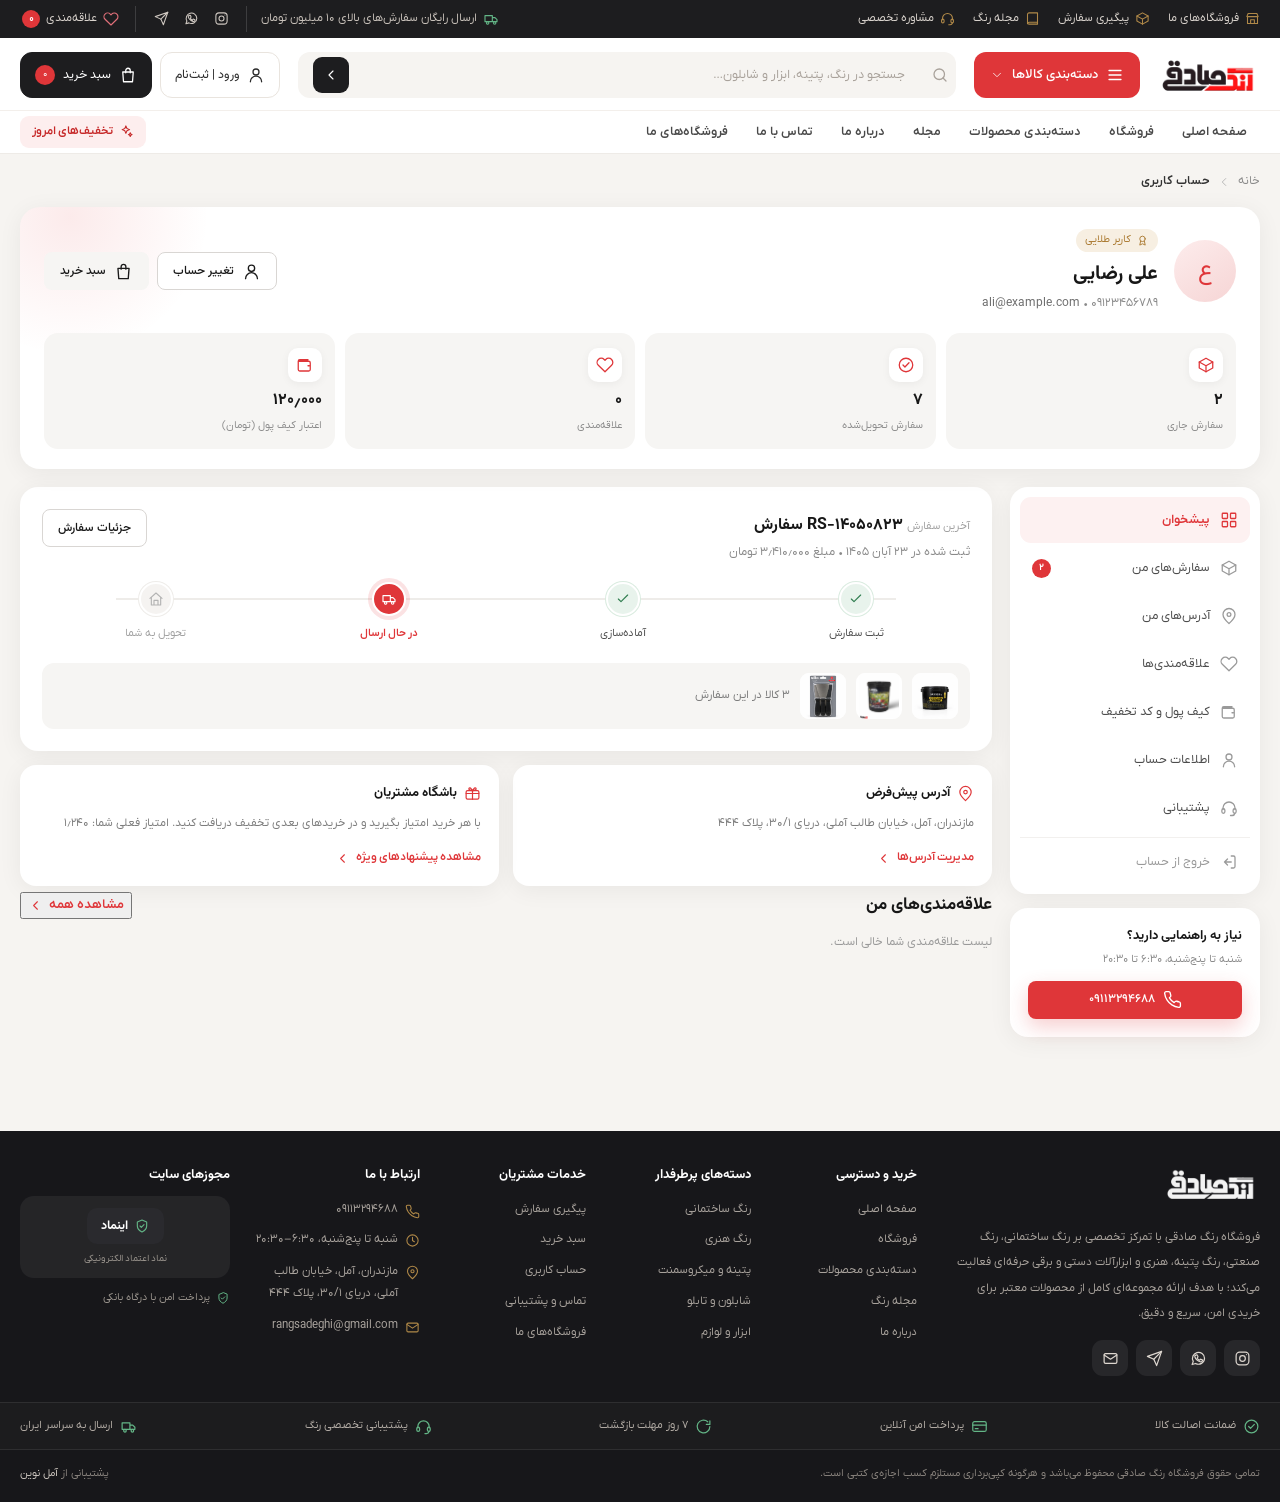
<file: account.html>
<!doctype html>
<html lang="fa" dir="rtl">
<head>
  <meta charset="UTF-8">
  <meta name="viewport" content="width=device-width, initial-scale=1.0">
  <meta name="description" content="پیشخوان حساب کاربری؛ سفارش‌ها، آدرس‌ها، علاقه‌مندی‌ها، کیف پول و اطلاعات حساب.">
  <title>حساب کاربری | فروشگاه رنگ صادقی</title>
  <link rel="icon" href="assets/images/logo-alt.webp" type="image/webp">
  <link rel="preload" href="assets/fonts/iranyekanx-regular.woff2" as="font" type="font/woff2" crossorigin>
  <link rel="stylesheet" href="styles.css">
  <link rel="stylesheet" href="pages.css">
  <link rel="stylesheet" href="home.css">
</head>
<body data-page="account" class="hx-page page-account">
  <svg class="svg-sprite" aria-hidden="true">
    <symbol id="i-menu" viewBox="0 0 24 24"><path d="M4 6h16M4 12h16M4 18h16"/></symbol>
    <symbol id="i-search" viewBox="0 0 24 24"><circle cx="11" cy="11" r="7"/><path d="m20 20-4-4"/></symbol>
    <symbol id="i-user" viewBox="0 0 24 24"><circle cx="12" cy="8" r="4"/><path d="M4.5 21a7.5 7.5 0 0 1 15 0"/></symbol>
    <symbol id="i-bag" viewBox="0 0 24 24"><path d="M5 8h14l-1 13H6L5 8Z"/><path d="M9 9V6a3 3 0 0 1 6 0v3"/></symbol>
    <symbol id="i-heart" viewBox="0 0 24 24"><path d="M20.8 4.6a5.5 5.5 0 0 0-7.8 0L12 5.7l-1.1-1.1a5.5 5.5 0 0 0-7.8 7.8L12 21l8.8-8.6a5.5 5.5 0 0 0 0-7.8Z"/></symbol>
    <symbol id="i-chevron-down" viewBox="0 0 24 24"><path d="m6 9 6 6 6-6"/></symbol>
    <symbol id="i-chevron-left" viewBox="0 0 24 24"><path d="m15 18-6-6 6-6"/></symbol>
    <symbol id="i-chevron-right" viewBox="0 0 24 24"><path d="m9 18 6-6-6-6"/></symbol>
    <symbol id="i-close" viewBox="0 0 24 24"><path d="M18 6 6 18M6 6l12 12"/></symbol>
    <symbol id="i-home" viewBox="0 0 24 24"><path d="m3 11 9-8 9 8"/><path d="M5 10v11h14V10M9 21v-7h6v7"/></symbol>
    <symbol id="i-grid" viewBox="0 0 24 24"><rect x="3" y="3" width="7" height="7" rx="1"/><rect x="14" y="3" width="7" height="7" rx="1"/><rect x="3" y="14" width="7" height="7" rx="1"/><rect x="14" y="14" width="7" height="7" rx="1"/></symbol>
    <symbol id="i-list" viewBox="0 0 24 24"><path d="M8 6h12M8 12h12M8 18h12"/><circle cx="4" cy="6" r="1"/><circle cx="4" cy="12" r="1"/><circle cx="4" cy="18" r="1"/></symbol>
    <symbol id="i-filter" viewBox="0 0 24 24"><path d="M4 6h16M7 12h10M10 18h4"/></symbol>
    <symbol id="i-arrow-up" viewBox="0 0 24 24"><path d="m18 15-6-6-6 6"/></symbol>
    <symbol id="i-plus" viewBox="0 0 24 24"><path d="M12 5v14M5 12h14"/></symbol>
    <symbol id="i-minus" viewBox="0 0 24 24"><path d="M5 12h14"/></symbol>
    <symbol id="i-trash" viewBox="0 0 24 24"><path d="M4 7h16M9 7V4h6v3M7 7l1 14h8l1-14M10 11v6M14 11v6"/></symbol>
    <symbol id="i-phone" viewBox="0 0 24 24"><path d="M22 16.9v3a2 2 0 0 1-2.2 2 19.8 19.8 0 0 1-8.6-3.1 19.4 19.4 0 0 1-6-6A19.8 19.8 0 0 1 2.1 4.2 2 2 0 0 1 4.1 2h3a2 2 0 0 1 2 1.7c.1 1 .4 2 .7 2.9a2 2 0 0 1-.5 2.1L8.1 9.9a16 16 0 0 0 6 6l1.2-1.2a2 2 0 0 1 2.1-.5c.9.3 1.9.6 2.9.7a2 2 0 0 1 1.7 2Z"/></symbol>
    <symbol id="i-clock" viewBox="0 0 24 24"><circle cx="12" cy="12" r="9"/><path d="M12 7v5l3 2"/></symbol>
    <symbol id="i-pin" viewBox="0 0 24 24"><path d="M20 10c0 5-8 12-8 12S4 15 4 10a8 8 0 1 1 16 0Z"/><circle cx="12" cy="10" r="2.5"/></symbol>
    <symbol id="i-mail" viewBox="0 0 24 24"><rect x="3" y="5" width="18" height="14" rx="2"/><path d="m3 7 9 6 9-6"/></symbol>
    <symbol id="i-send" viewBox="0 0 24 24"><path d="m22 2-7 20-4-9-9-4 20-7Z"/><path d="M22 2 11 13"/></symbol>
    <symbol id="i-play" viewBox="0 0 24 24"><circle cx="12" cy="12" r="9"/><path d="m10 8 6 4-6 4V8Z"/></symbol>
    <symbol id="i-check" viewBox="0 0 24 24"><path d="m5 12 4 4L19 6"/></symbol>
    <symbol id="i-check-circle" viewBox="0 0 24 24"><circle cx="12" cy="12" r="9"/><path d="m8 12 2.6 2.6L16 9"/></symbol>
    <symbol id="i-instagram" viewBox="0 0 24 24"><rect x="3" y="3" width="18" height="18" rx="5"/><circle cx="12" cy="12" r="4"/><circle cx="17.5" cy="6.5" r=".8" fill="currentColor" stroke="none"/></symbol>
    <symbol id="i-whatsapp" viewBox="0 0 24 24"><path d="M20.5 11.6a8.5 8.5 0 0 1-12.6 7.4L3 20.5 4.6 16A8.5 8.5 0 1 1 20.5 11.6Z"/><path d="M8.2 7.5c.3-.6.6-.6.9-.6h.7c.2 0 .4.1.5.4l.9 2c.1.3.1.5-.1.7l-.7.9c-.2.2-.2.4-.1.6.6 1.2 1.6 2.2 2.8 2.8.2.1.4.1.6-.1l.9-1c.2-.2.4-.3.7-.2l2 .9c.3.1.4.3.4.5 0 .8-.4 1.5-1.1 1.9-.6.3-1.4.5-2.2.3-1.3-.3-3.1-1.1-4.8-2.7-1.4-1.4-2.4-3-2.7-4.3-.3-1.1 0-1.7.3-2.1Z"/></symbol>
    <symbol id="i-calendar" viewBox="0 0 24 24"><rect x="3" y="5" width="18" height="16" rx="2"/><path d="M8 3v4M16 3v4M3 11h18"/></symbol>
    <symbol id="i-book" viewBox="0 0 24 24"><path d="M4 5.5A2.5 2.5 0 0 1 6.5 3H20v15H6.5A2.5 2.5 0 0 0 4 20.5Z"/><path d="M20 18v3H6.5A2.5 2.5 0 0 1 4 18.5"/></symbol>
    <symbol id="i-tag" viewBox="0 0 24 24"><path d="M20.5 12.5 12 21l-9-9 8.5-8.5H20V12Z"/><circle cx="16" cy="8" r="1.4"/></symbol>
    <symbol id="i-share" viewBox="0 0 24 24"><circle cx="18" cy="5" r="3"/><circle cx="6" cy="12" r="3"/><circle cx="18" cy="19" r="3"/><path d="m8.6 10.6 6.8-3.9M8.6 13.4l6.8 3.9"/></symbol>
    <symbol id="i-link" viewBox="0 0 24 24"><path d="M10 13a5 5 0 0 0 7 0l3-3a5 5 0 0 0-7-7l-1.5 1.5"/><path d="M14 11a5 5 0 0 0-7 0l-3 3a5 5 0 0 0 7 7L12.5 20"/></symbol>
    <symbol id="i-truck" viewBox="0 0 24 24"><path d="M3 7h11v9H3zM14 10h4l3 3v3h-7"/><circle cx="7" cy="18" r="1.8"/><circle cx="17.5" cy="18" r="1.8"/></symbol>
    <symbol id="i-shield" viewBox="0 0 24 24"><path d="M12 3 5 6v6c0 4 3 7 7 9 4-2 7-5 7-9V6Z"/><path d="m9 12 2 2 4-4"/></symbol>
    <symbol id="i-award" viewBox="0 0 24 24"><circle cx="12" cy="9" r="5"/><path d="m8.5 13.5-1.5 7 5-2.5 5 2.5-1.5-7"/></symbol>
    <symbol id="i-layers" viewBox="0 0 24 24"><path d="m12 3 9 5-9 5-9-5 9-5Z"/><path d="m3 13 9 5 9-5"/></symbol>
    <symbol id="i-globe" viewBox="0 0 24 24"><circle cx="12" cy="12" r="9"/><path d="M3 12h18M12 3a15 15 0 0 1 0 18 15 15 0 0 1 0-18Z"/></symbol>
    <symbol id="i-store" viewBox="0 0 24 24"><path d="M4 9h16v11H4z"/><path d="M3 9l2-5h14l2 5"/><path d="M9 20v-6h6v6"/></symbol>
    <symbol id="i-map" viewBox="0 0 24 24"><path d="m9 4 6 2 6-2v16l-6 2-6-2-6 2V6Z"/><path d="M9 4v16M15 6v16"/></symbol>
    <symbol id="i-sparkles" viewBox="0 0 24 24"><path d="m11 3 1.7 4.3L17 9l-4.3 1.7L11 15l-1.7-4.3L5 9l4.3-1.7Z"/><path d="m18 14 .9 2.1L21 17l-2.1.9L18 20l-.9-2.1L15 17l2.1-.9Z"/></symbol>
    <symbol id="i-palette" viewBox="0 0 24 24"><path d="M12 21a9 9 0 1 1 9-9c0 2.5-2 3-3.5 3H16a2 2 0 0 0-1.4 3.4c.6.7.2 2.6-2.6 2.6Z"/><circle cx="8" cy="10" r="1"/><circle cx="12" cy="7.5" r="1"/><circle cx="16" cy="10" r="1"/></symbol>
    <symbol id="i-quote" viewBox="0 0 24 24"><path d="M9 7H5v5h4v5H5M19 7h-4v5h4v5h-4"/></symbol>
    <symbol id="i-info" viewBox="0 0 24 24"><circle cx="12" cy="12" r="9"/><path d="M12 11v5M12 8h.01"/></symbol>
    <symbol id="i-box" viewBox="0 0 24 24"><path d="m12 3 9 5v8l-9 5-9-5V8Z"/><path d="m3 8 9 5 9-5M12 13v8"/></symbol>
    <symbol id="i-wallet" viewBox="0 0 24 24"><path d="M4 7h13a2 2 0 0 1 2 2v9a2 2 0 0 1-2 2H5a2 2 0 0 1-2-2V7a2 2 0 0 1 2-2h11"/><path d="M16 13h2"/></symbol>
    <symbol id="i-gift" viewBox="0 0 24 24"><rect x="3" y="8" width="18" height="12" rx="2"/><path d="M3 12h18M12 8v12"/><path d="M12 8S9.5 3 7.5 4.4C5.8 5.6 8 8 12 8Zm0 0s2.5-5 4.5-3.6C18.2 5.6 16 8 12 8Z"/></symbol>
    <symbol id="i-ticket" viewBox="0 0 24 24"><path d="M3 9V6h18v3a2.5 2.5 0 0 0 0 5v4H3v-4a2.5 2.5 0 0 0 0-5Z"/><path d="M13 9v1.5M13 13.5V15"/></symbol>
    <symbol id="i-logout" viewBox="0 0 24 24"><path d="M15 4h3a2 2 0 0 1 2 2v12a2 2 0 0 1-2 2h-3"/><path d="M10 8l-4 4 4 4M6 12h9"/></symbol>
    <symbol id="i-edit" viewBox="0 0 24 24"><path d="M4 20h4l10-10a2.8 2.8 0 0 0-4-4L4 16Z"/><path d="m14.5 5.5 4 4"/></symbol>
    <symbol id="i-card" viewBox="0 0 24 24"><rect x="2.5" y="5" width="19" height="14" rx="2.5"/><path d="M2.5 10h19M6 15h4"/></symbol>
    <symbol id="i-heart-hand" viewBox="0 0 24 24"><path d="M20 12c0 4-8 8-8 8s-8-4-8-8a4 4 0 0 1 8-2 4 4 0 0 1 8 2Z"/></symbol>
    <symbol id="i-eye" viewBox="0 0 24 24"><path d="M2.5 12S6 5.5 12 5.5 21.5 12 21.5 12 18 18.5 12 18.5 2.5 12 2.5 12Z"/><circle cx="12" cy="12" r="3"/></symbol>
    <symbol id="i-zoom" viewBox="0 0 24 24"><circle cx="11" cy="11" r="7"/><path d="m20 20-4-4M11 8v6M8 11h6"/></symbol>
    <symbol id="i-download" viewBox="0 0 24 24"><path d="M12 4v11m0 0-4-4m4 4 4-4"/><path d="M4 19h16"/></symbol>
    <symbol id="i-headset" viewBox="0 0 24 24"><path d="M4 14v-2a8 8 0 0 1 16 0v2"/><rect x="2.5" y="13" width="4" height="6" rx="2"/><rect x="17.5" y="13" width="4" height="6" rx="2"/><path d="M20 19a4 4 0 0 1-4 3h-2"/></symbol>
    <symbol id="i-refresh" viewBox="0 0 24 24"><path d="M21 12a9 9 0 1 1-3-6.7"/><path d="M21 4v5h-5"/></symbol>
  </svg>

  <a class="skip-link" href="#main-content">رفتن به محتوای اصلی</a>

  <header class="site-header hx-header" id="site-header">
    <!-- نوار خدمات بالای سایت -->
    <div class="hx-utility desktop-only">
      <div class="site-container hx-utility-inner">
        <nav class="hx-utility-links" aria-label="دسترسی‌های سریع">
          <a href="stores.html"><svg><use href="#i-store"/></svg>فروشگاه‌های ما</a>
          <a href="order-details.html"><svg><use href="#i-box"/></svg>پیگیری سفارش</a>
          <a href="blog.html"><svg><use href="#i-book"/></svg>مجله رنگ</a>
          <a href="contact.html"><svg><use href="#i-headset"/></svg>مشاوره تخصصی</a>
        </nav>
        <div class="hx-utility-side">
          <span class="hx-utility-note"><svg><use href="#i-truck"/></svg>ارسال رایگان سفارش‌های بالای ۱۰ میلیون تومان</span>
          <div class="social-links">
            <a href="https://www.instagram.com/rangsadeghy" target="_blank" rel="noopener" aria-label="اینستاگرام"><svg><use href="#i-instagram"/></svg></a>
            <a href="https://wa.me/989113294688" target="_blank" rel="noopener" aria-label="واتساپ"><svg><use href="#i-whatsapp"/></svg></a>
            <a href="https://t.me/rangsadeghy" target="_blank" rel="noopener" aria-label="تلگرام"><svg><use href="#i-send"/></svg></a>
          </div>
          <button class="wishlist-top" id="wishlist-top" type="button">
            <svg><use href="#i-heart"/></svg><span>علاقه‌مندی</span><b id="wishlist-count">0</b>
          </button>
        </div>
      </div>
    </div>

    <!-- هدر اصلی دسکتاپ (چسبان + فشرده‌شو) -->
    <div class="main-header desktop-only" id="main-header">
      <div class="site-container hx-main-inner">
        <a class="hx-logo" href="index.html" aria-label="فروشگاه رنگ صادقی">
          <img src="assets/images/logo.png" alt="رنگ صادقی" width="100" height="39">
        </a>

        <div class="category-nav hx-cats">
          <button class="category-button" id="category-button" type="button" aria-expanded="false">
            <svg><use href="#i-menu"/></svg>
            <span>دسته‌بندی کالاها</span>
            <svg class="down-icon"><use href="#i-chevron-down"/></svg>
          </button>
          <div class="mega-menu" id="mega-menu">
            <div class="mega-column">
              <a class="mega-title" href="categories.html">بخش هنری <svg><use href="#i-chevron-left"/></svg></a>
              <a href="shop.html?cat=art">رنگ اکریلیک</a>
              <a href="shop.html?cat=art">رنگ روغن ها</a>
              <a href="shop.html?cat=art">رزین اپوکسی هنری</a>
              <a href="shop.html?cat=art">سفالگری و مجسمه سازی</a>
              <a href="shop.html?cat=art">افکت ها</a>
              <a href="shop.html?cat=art">وارنیش و تثبیت کننده</a>
            </div>
            <div class="mega-column">
              <a class="mega-title" href="categories.html">پتینه <svg><use href="#i-chevron-left"/></svg></a>
              <a href="shop.html?cat=patina">تکسچر ها</a>
              <a href="shop.html?cat=patina">میکروسمنت</a>
              <a href="shop.html?cat=patina">رنگ های دکوراتیو</a>
              <a href="shop.html?cat=patina">ورق ها</a>
              <a href="categories.html">تثبیت کننده ها</a>
            </div>
            <div class="mega-column">
              <a class="mega-title" href="categories.html">ابزار ها <svg><use href="#i-chevron-left"/></svg></a>
              <a href="shop.html?cat=tools">غلطک</a>
              <a href="shop.html?cat=tools">قلم</a>
              <a href="shop.html?cat=tools">لیسه و کاردک</a>
              <a href="categories.html">ماله</a>
              <a href="shop.html?cat=tools">سنباده ها</a>
            </div>
            <div class="mega-column">
              <a class="mega-title" href="categories.html">شابلون و تابلو <svg><use href="#i-chevron-left"/></svg></a>
              <a href="shop.html?cat=stencil">شابلون</a>
              <a href="shop.html?cat=stencil">ماندالا</a>
              <a href="shop.html?cat=stencil">داماسک</a>
              <a href="categories.html">بوم ها</a>
              <a href="categories.html">بیس های چوبی</a>
            </div>
            <div class="mega-highlight">
              <span class="mega-highlight-tag"><svg><use href="#i-sparkles"/></svg>پیشنهاد هفته</span>
              <b>تا ۳۵٪ تخفیف روی رنگ‌های ساختمانی</b>
              <a class="btn btn-primary btn-sm" href="shop.html?sale=1">مشاهده تخفیف‌ها</a>
            </div>
          </div>
        </div>

        <div class="search-box hx-search">
          <form class="search-form" data-search-form>
            <span class="hx-search-icon"><svg><use href="#i-search"/></svg></span>
            <input type="search" placeholder="جستجو در رنگ، پتینه، ابزار و شابلون…" aria-label="جستجوی محصولات" autocomplete="off">
            <button type="submit" aria-label="جستجو"><svg><use href="#i-chevron-left"/></svg></button>
          </form>
          <div class="search-results"></div>
        </div>

        <div class="header-tools hx-tools">
          <button class="hx-tool account-button" type="button" aria-label="ورود یا ثبت نام">
            <svg><use href="#i-user"/></svg><span>ورود | ثبت‌نام</span>
          </button>
          <button class="hx-tool hx-tool-cart cart-button" type="button" aria-label="سبد خرید">
            <svg><use href="#i-bag"/></svg><span>سبد خرید</span><span class="cart-count">0</span>
          </button>
        </div>
      </div>

      <div class="hx-navbar">
        <div class="site-container hx-navbar-inner">
          <nav class="main-nav" aria-label="منوی اصلی">
            <a href="index.html">صفحه اصلی</a>
            <a href="shop.html">فروشگاه</a>
            <a href="categories.html">دسته‌بندی محصولات</a>
            <a href="blog.html">مجله</a>
            <a href="about.html">درباره ما</a>
            <a href="contact.html">تماس با ما</a>
            <a href="stores.html">فروشگاه‌های ما</a>
          </nav>
          <a class="hx-nav-deal" href="shop.html?sale=1"><svg><use href="#i-sparkles"/></svg>تخفیف‌های امروز</a>
        </div>
      </div>
    </div>

    <!-- هدر موبایل -->
    <div class="mobile-header mobile-only">
      <div class="hx-mobile-top">
        <button class="mobile-menu-button" type="button" aria-label="باز کردن منو"><svg><use href="#i-menu"/></svg></button>
        <a href="index.html" class="mobile-logo"><img src="assets/images/logo-alt.webp" alt="رنگ صادقی"></a>
        <a class="hx-mobile-store" href="stores.html" aria-label="فروشگاه‌ها"><svg><use href="#i-store"/></svg></a>
      </div>
      <div class="search-box mobile-search">
        <form class="search-form" data-search-form>
          <input type="search" placeholder="جستجوی محصولات" aria-label="جستجوی محصولات" autocomplete="off">
          <button type="submit" aria-label="جستجو"><svg><use href="#i-search"/></svg></button>
        </form>
        <div class="search-results"></div>
      </div>
      <button class="hx-hidden-cart cart-button" type="button" aria-label="سبد خرید"><svg><use href="#i-bag"/></svg><span class="cart-count">0</span></button>
    </div>
  </header>
  <main class="page-main" id="main-content">
    <div class="page-container">
      <nav class="breadcrumb" aria-label="مسیر صفحه">
        <a href="index.html">خانه</a><svg><use href="#i-chevron-left"/></svg><span class="current">حساب کاربری</span>
      </nav>

      <header class="account-hero">
        <div class="account-hero-user">
          <span class="account-avatar" aria-hidden="true">ع</span>
          <div class="account-hero-id">
            <span class="account-badge"><svg><use href="#i-award"/></svg>کاربر طلایی</span>
            <h1>علی رضایی</h1>
            <p><bdo dir="ltr">۰۹۱۲۳۴۵۶۷۸۹</bdo> • <a href="mailto:ali@example.com">ali@example.com</a></p>
          </div>
          <div class="account-hero-actions">
            <button class="btn btn-outline btn-sm" type="button" data-open-login><svg><use href="#i-user"/></svg>تغییر حساب</button>
            <a class="btn btn-soft btn-sm" href="cart.html"><svg><use href="#i-bag"/></svg>سبد خرید</a>
          </div>
        </div>

        <div class="account-quick">
          <button type="button" class="quick-card" data-account-tab="orders">
            <span class="quick-icon"><svg><use href="#i-box"/></svg></span>
            <b id="quick-active-orders">۲</b>
            <span>سفارش جاری</span>
          </button>
          <button type="button" class="quick-card" data-account-tab="orders">
            <span class="quick-icon"><svg><use href="#i-check-circle"/></svg></span>
            <b>۷</b>
            <span>سفارش تحویل‌شده</span>
          </button>
          <button type="button" class="quick-card" data-account-tab="favorites">
            <span class="quick-icon"><svg><use href="#i-heart"/></svg></span>
            <b id="quick-wishlist">۰</b>
            <span>علاقه‌مندی</span>
          </button>
          <button type="button" class="quick-card" data-account-tab="wallet">
            <span class="quick-icon"><svg><use href="#i-wallet"/></svg></span>
            <b>۱۲۰٫۰۰۰</b>
            <span>اعتبار کیف پول (تومان)</span>
          </button>
        </div>
      </header>

      <div class="account-layout">
        <aside class="account-side" aria-label="منوی حساب کاربری">
          <nav class="account-nav">
            <button type="button" class="active" data-account-tab="overview"><svg><use href="#i-grid"/></svg>پیشخوان</button>
            <button type="button" data-account-tab="orders"><svg><use href="#i-box"/></svg>سفارش‌های من<b>۲</b></button>
            <button type="button" data-account-tab="addresses"><svg><use href="#i-pin"/></svg>آدرس‌های من</button>
            <button type="button" data-account-tab="favorites"><svg><use href="#i-heart"/></svg>علاقه‌مندی‌ها</button>
            <button type="button" data-account-tab="wallet"><svg><use href="#i-wallet"/></svg>کیف پول و کد تخفیف</button>
            <button type="button" data-account-tab="profile"><svg><use href="#i-user"/></svg>اطلاعات حساب</button>
            <button type="button" data-account-tab="support"><svg><use href="#i-headset"/></svg>پشتیبانی</button>
            <button type="button" class="account-logout" data-open-login><svg><use href="#i-logout"/></svg>خروج از حساب</button>
          </nav>
          <div class="account-side-help">
            <h3>نیاز به راهنمایی دارید؟</h3>
            <p>شنبه تا پنج‌شنبه، ۶:۳۰ تا ۲۰:۳۰</p>
            <a class="btn btn-primary btn-sm btn-block" href="tel:09113294688"><svg><use href="#i-phone"/></svg>۰۹۱۱۳۲۹۴۶۸۸</a>
          </div>
        </aside>

        <div class="account-main">
          <!-- پیشخوان -->
          <section class="account-panel active" id="panel-overview" aria-label="پیشخوان">
            <article class="track-card">
              <div class="track-head">
                <div>
                  <span class="track-label">آخرین سفارش</span>
                  <h2>سفارش RS-۱۴۰۵۰۸۲۳</h2>
                  <p>ثبت شده در ۲۳ آبان ۱۴۰۵ • مبلغ ۳٫۴۱۰٫۰۰۰ تومان</p>
                </div>
                <a class="btn btn-outline btn-sm" href="order-details.html?id=RS-14050823">جزئیات سفارش</a>
              </div>
              <div class="track-steps">
                <span class="done"><i><svg><use href="#i-check"/></svg></i>ثبت سفارش</span>
                <span class="done"><i><svg><use href="#i-check"/></svg></i>آماده‌سازی</span>
                <span class="current"><i><svg><use href="#i-truck"/></svg></i>در حال ارسال</span>
                <span><i><svg><use href="#i-home"/></svg></i>تحویل به شما</span>
              </div>
              <div class="track-items">
                <img src="assets/images/sale-spider-gold.webp" alt="">
                <img src="assets/images/best-ceramic.webp" alt="">
                <img src="assets/images/sale-kardak.webp" alt="">
                <span>۳ کالا در این سفارش</span>
              </div>
            </article>

            <div class="account-cards">
              <article class="mini-card">
                <h3><svg><use href="#i-pin"/></svg>آدرس پیش‌فرض</h3>
                <p>مازندران، آمل، خیابان طالب آملی، دریای ۳۰/۱، پلاک ۴۴۴</p>
                <button class="text-link" type="button" data-account-tab="addresses">مدیریت آدرس‌ها <svg><use href="#i-chevron-left"/></svg></button>
              </article>
              <article class="mini-card">
                <h3><svg><use href="#i-gift"/></svg>باشگاه مشتریان</h3>
                <p>با هر خرید امتیاز بگیرید و در خریدهای بعدی تخفیف دریافت کنید. امتیاز فعلی شما: ۱٫۲۴۰</p>
                <a class="text-link" href="shop.html?sale=1">مشاهده پیشنهادهای ویژه <svg><use href="#i-chevron-left"/></svg></a>
              </article>
            </div>

            <div class="panel-head">
              <h2>علاقه‌مندی‌های من</h2>
              <button class="text-link" type="button" data-account-tab="favorites">مشاهده همه <svg><use href="#i-chevron-left"/></svg></button>
            </div>
            <div class="favorites-strip" id="overview-favorites"></div>
          </section>

          <!-- سفارش ها -->
          <section class="account-panel" id="panel-orders" aria-label="سفارش‌های من">
            <div class="panel-head"><h2>سفارش‌های من</h2><span class="panel-hint">۲ سفارش جاری، ۷ سفارش تحویل‌شده</span></div>

            ">
              <header class="order-head">
                <div><b>RS-۱۴۰۵۰۸۲۳</b><span>۲۳ آبان ۱۴۰۵</span></div>
                <span class="status-chip is-shipping">در حال ارسال</span>
              </header>
              <div class="order-body">
                <div class="order-thumbs">
                  <img src="assets/images/sale-spider-gold.webp" alt="">
                  <img src="assets/images/best-ceramic.webp" alt="">
                  <img src="assets/images/sale-kardak.webp" alt="">
                </div>
                <p class="order-desc">تار عنکبوتی گلد ساندورا، تکسچر سرامیک کارن ۱ کیلویی، کاردک استیل ۳ عددی ویلکو</p>
                <div class="order-price"><span>مبلغ کل</span><b>۳٫۰۲۵٫۰۰۰ تومان</b></div>
              </div>
              <footer class="order-foot">
                <a class="btn btn-outline btn-sm" href="order-details.html?id=RS-14050823"><svg><use href="#i-box"/></svg>جزئیات سفارش</a>
                <button class="btn btn-ghost btn-sm" type="button" data-toast="پیگیری مرسوله: کد رهگیری ۲۴۵۶۷۸۹۰"><svg><use href="#i-truck"/></svg>پیگیری مرسوله</button>
              </footer>
            </article>

            ">
              <header class="order-head">
                <div><b>RS-۱۴۰۵۰۷۱۴</b><span>۱۴ مهر ۱۴۰۵</span></div>
                <span class="status-chip is-processing">در حال آماده‌سازی</span>
              </header>
              <div class="order-body">
                <div class="order-thumbs">
                  <img src="assets/images/popular-resin.webp" alt="">
                  <img src="assets/images/popular-acrylic.webp" alt="">
                </div>
                <p class="order-desc">رزین اپوکسی هنری شفاف ۱ کیلویی، رنگ اکریلیک هنری سوداکو ۲۵۰ میل</p>
                <div class="order-price"><span>مبلغ کل</span><b>۳٫۵۸۰٫۰۰۰ تومان</b></div>
              </div>
              <footer class="order-foot">
                <a class="btn btn-outline btn-sm" href="order-details.html?id=RS-14050714"><svg><use href="#i-box"/></svg>جزئیات سفارش</a>
                <button class="btn btn-ghost btn-sm" type="button" data-toast="سفارش شما لغو شد (نمایشی)"><svg><use href="#i-close"/></svg>لغو سفارش</button>
              </footer>
            </article>

             is-done">
              <header class="order-head">
                <div><b>RS-۱۴۰۵۰۶۰۲</b><span>۰۲ شهریور ۱۴۰۵</span></div>
                <span class="status-chip is-delivered">تحویل شده</span>
              </header>
              <div class="order-body">
                <div class="order-thumbs">
                  <img src="assets/images/new-canvas-100.webp" alt="">
                  <img src="assets/images/best-lacquer.webp" alt="">
                </div>
                <p class="order-desc">بوم نیم دایره قطر ۱۰۰، لاک افکت کارن ۲۵۰ میل</p>
                <div class="order-price"><span>مبلغ کل</span><b>۲٫۴۷۰٫۰۰۰ تومان</b></div>
              </div>
              <footer class="order-foot">
                <button class="btn btn-ghost btn-sm" type="button" data-toast="کالاها به سبد خرید اضافه شدند (نمایشی)"><svg><use href="#i-refresh"/></svg>خرید مجدد</button>
                <button class="btn btn-outline btn-sm" type="button" data-toast="ثبت دیدگاه در نسخه نمایشی فعال نیست"><svg><use href="#i-edit"/></svg>ثبت دیدگاه</button>
              </footer>
            </article>
          </section>

          <!-- آدرس ها -->
          <section class="account-panel" id="panel-addresses" aria-label="آدرس‌های من">
            <div class="panel-head"><h2>آدرس‌های من</h2><span class="panel-hint">حداکثر ۵ آدرس قابل ثبت است</span></div>
            <div class="address-grid">
              <article class="address-card is-default">
                <header><span class="default-chip">پیش‌فرض</span><b>فروشگاه (تحویل حضوری)</b></header>
                <p>مازندران، آمل، خیابان طالب آملی، دریای ۳۰/۱، پلاک ۴۴۴</p>
                <footer>
                  <span><bdo dir="ltr">۰۹۱۲۳۴۵۶۷۸۹</bdo></span>
                  <button type="button" data-toast="ویرایش آدرس (نمایشی)"><svg><use href="#i-edit"/></svg>ویرایش</button>
                </footer>
              </article>
              <article class="address-card">
                <header><b>منزل</b></header>
                <p>مازندران، آمل، بلوار طالب آملی، کوچه ۱۲، ساختمان نگین، طبقه ۳</p>
                <footer>
                  <span><bdo dir="ltr">۰۹۱۱۳۲۹۴۶۸۸</bdo></span>
                  <button type="button" data-toast="ویرایش آدرس (نمایشی)"><svg><use href="#i-edit"/></svg>ویرایش</button>
                </footer>
              </article>
            </div>

            <details class="address-form">
              <summary><svg><use href="#i-plus"/></svg>افزودن آدرس جدید</summary>
              <form data-demo-form="آدرس جدید ثبت شد (نمایشی)">
                <div class="form-grid">
                  <div class="field"><label for="a-title">عنوان آدرس <span>*</span></label><input id="a-title" required placeholder="مثلاً محل کار"></div>
                  <div class="field"><label for="a-phone">شماره تماس <span>*</span></label><input id="a-phone" type="tel" required placeholder="۰۹۱۲۳۴۵۶۷۸۹"></div>
                  <div class="field"><label for="a-province">استان <span>*</span></label><input id="a-province" required value="مازندران"></div>
                  <div class="field"><label for="a-city">شهر <span>*</span></label><input id="a-city" required value="آمل"></div>
                  <div class="field full"><label for="a-address">نشانی کامل <span>*</span></label><textarea id="a-address" required placeholder="خیابان، کوچه، پلاک، واحد"></textarea></div>
                </div>
                <button class="btn btn-primary" type="submit" style="margin-top:12px">ثبت آدرس</button>
              </form>
            </details>
          </section>

          <!-- علاقه مندی ها -->
          <section class="account-panel" id="panel-favorites" aria-label="علاقه‌مندی‌ها">
            <div class="panel-head"><h2>علاقه‌مندی‌های من</h2><span class="panel-hint" id="favorites-count"></span></div>
            <div id="account-favorites" class="favorites-grid"></div>
          </section>

          <!-- کیف پول -->
          <section class="account-panel" id="panel-wallet" aria-label="کیف پول و کد تخفیف">
            <div class="panel-head"><h2>کیف پول و کد تخفیف</h2></div>
            <div class="wallet-grid">
              <article class="wallet-card">
                <span class="wallet-label">موجودی کیف پول</span>
                <b>۱۲۰٫۰۰۰ <small>تومان</small></b>
                <button class="btn btn-primary btn-sm" type="button" data-toast="درگاه پرداخت در نسخه نمایشی فعال نیست"><svg><use href="#i-plus"/></svg>افزایش موجودی</button>
              </article>
              <article class="wallet-card is-gift">
                <span class="wallet-label">کارت هدیه</span>
                <b>۵۰٫۰۰۰ <small>تومان</small></b>
                <button class="btn btn-soft btn-sm" type="button" data-toast="ثبت کارت هدیه (نمایشی)"><svg><use href="#i-gift"/></svg>ثبت کارت هدیه</button>
              </article>
            </div>
            <div class="coupon-list">
              <h3>کدهای تخفیف شما</h3>
              <div class="coupon-row"><span class="coupon-code">RANG15</span><span>۱۵٪ تخفیف روی رنگ‌های ساختمانی</span><b>تا ۳۰ آبان</b></div>
              <div class="coupon-row"><span class="coupon-code">PATINA10</span><span>۱۰٪ تخفیف روی متریال پتینه</span><b>تا ۱۵ آذر</b></div>
            </div>
          </section>

          <!-- اطلاعات حساب -->
          <section class="account-panel" id="panel-profile" aria-label="اطلاعات حساب">
            <div class="panel-head"><h2>اطلاعات حساب</h2><span class="panel-hint">اطلاعات شما نزد ما محفوظ است</span></div>
            <form class="profile-form" data-demo-form="اطلاعات حساب با موفقیت ذخیره شد">
              <div class="form-grid">
                <div class="field"><label for="p-name">نام و نام خانوادگی <span>*</span></label><input id="p-name" required value="علی رضایی"></div>
                <div class="field"><label for="p-phone">شماره موبایل <span>*</span></label><input id="p-phone" type="tel" required value="09123456789"></div>
                <div class="field"><label for="p-email">ایمیل</label><input id="p-email" type="email" value="ali@example.com"></div>
                <div class="field"><label for="p-code">کد ملی</label><input id="p-code" inputmode="numeric" value="1234567890"></div>
                <div class="field"><label for="p-birth">تاریخ تولد</label><input id="p-birth" value="۱۳۷۰/۰۵/۱۲"></div>
                <div class="field"><label for="p-job">شغل</label><input id="p-job" value="مجری پروژه‌های دکوراتیو"></div>
              </div>
              <button class="btn btn-primary" type="submit" style="margin-top:14px"><svg><use href="#i-check"/></svg>ذخیره تغییرات</button>
            </form>
          </section>

          <!-- پشتیبانی -->
          <section class="account-panel" id="panel-support" aria-label="پشتیبانی">
            <div class="panel-head"><h2>پشتیبانی</h2></div>
            <div class="support-grid">
              <a class="support-tile" href="tel:09113294688"><span class="quick-icon"><svg><use href="#i-phone"/></svg></span><b>تماس تلفنی</b><span>۰۹۱۱۳۲۹۴۶۸۸</span></a>
              <a class="support-tile" href="https://wa.me/989113294688" target="_blank" rel="noopener"><span class="quick-icon"><svg><use href="#i-whatsapp"/></svg></span><b>واتساپ</b><span>پاسخ سریع در ساعات کاری</span></a>
              <a class="support-tile" href="contact.html"><span class="quick-icon"><svg><use href="#i-mail"/></svg></span><b>فرم تماس</b><span>پاسخ حداکثر تا ۲۴ ساعت</span></a>
            </div>
            <div class="faq-list" style="margin-top:18px">
              <details class="faq-item" open><summary>چطور سفارش خود را پیگیری کنم؟<svg><use href="#i-chevron-down"/></svg></summary><p>از بخش «سفارش‌های من» روی دکمه پیگیری مرسوله بزنید؛ کد رهگیری و وضعیت لحظه‌ای مرسوله نمایش داده می‌شود.</p></details>
              <details class="faq-item"><summary>امکان تغییر آدرس پس از ثبت سفارش وجود دارد؟<svg><use href="#i-chevron-down"/></svg></summary><p>تا پیش از تحویل مرسوله به پست، با پشتیبانی تماس بگیرید تا آدرس اصلاح شود.</p></details>
              <details class="faq-item"><summary>شرایط مرجوعی کالا چیست؟<svg><use href="#i-chevron-down"/></svg></summary><p>کالاهای سالم و پلمب‌نشده تا ۷ روز پس از تحویل قابل بازگشت هستند.</p></details>
            </div>
          </section>
        </div>
      </div>
    </div>
  </main>

  <footer class="site-footer hx-footer">
    <div class="hx-footer-top">
      <div class="site-container hx-footer-top-inner">
        <section class="hx-footer-brand">
          <a class="hx-footer-logo" href="index.html"><img src="assets/images/logo.png" alt="فروشگاه رنگ صادقی" loading="lazy"></a>
          <p>فروشگاه رنگ صادقی با تمرکز تخصصی بر رنگ ساختمانی، رنگ صنعتی، رنگ پتینه، هنری و ابزارآلات دستی و برقی حرفه‌ای فعالیت می‌کند؛ با هدف ارائه مجموعه‌ای کامل از محصولات معتبر برای خریدی امن، سریع و دقیق.</p>
          <div class="hx-footer-social">
            <a href="https://www.instagram.com/rangsadeghy" target="_blank" rel="noopener" aria-label="اینستاگرام"><svg><use href="#i-instagram"/></svg></a>
            <a href="https://wa.me/989113294688" target="_blank" rel="noopener" aria-label="واتساپ"><svg><use href="#i-whatsapp"/></svg></a>
            <a href="https://t.me/rangsadeghy" target="_blank" rel="noopener" aria-label="تلگرام"><svg><use href="#i-send"/></svg></a>
            <a href="mailto:rangsadeghi@gmail.com" aria-label="ایمیل"><svg><use href="#i-mail"/></svg></a>
          </div>
        </section>

        <div class="hx-footer-cols">
          <section>
            <h3>خرید و دسترسی</h3>
            <a href="index.html">صفحه اصلی</a>
            <a href="shop.html">فروشگاه</a>
            <a href="categories.html">دسته‌بندی محصولات</a>
            <a href="blog.html">مجله رنگ</a>
            <a href="about.html">درباره ما</a>
          </section>
          <section>
            <h3>دسته‌های پرطرفدار</h3>
            <a href="shop.html?cat=building">رنگ ساختمانی</a>
            <a href="shop.html?cat=art">رنگ هنری</a>
            <a href="shop.html?cat=patina">پتینه و میکروسمنت</a>
            <a href="shop.html?cat=stencil">شابلون و تابلو</a>
            <a href="shop.html?cat=tools">ابزار و لوازم</a>
          </section>
          <section>
            <h3>خدمات مشتریان</h3>
            <a href="order-details.html">پیگیری سفارش</a>
            <a href="cart.html">سبد خرید</a>
            <a href="account.html">حساب کاربری</a>
            <a href="contact.html">تماس و پشتیبانی</a>
            <a href="stores.html">فروشگاه‌های ما</a>
          </section>
          <section class="hx-footer-contact">
            <h3>ارتباط با ما</h3>
            <a href="tel:09113294688"><svg><use href="#i-phone"/></svg><span><bdo dir="ltr">۰۹۱۱۳۲۹۴۶۸۸</bdo></span></a>
            <p><svg><use href="#i-clock"/></svg><span class="hx-nowrap">شنبه تا پنج‌شنبه، ۶:۳۰–۲۰:۳۰</span></p>
            <p><svg><use href="#i-pin"/></svg><span>مازندران، آمل، خیابان طالب آملی، دریای ۳۰/۱، پلاک ۴۴۴</span></p>
            <a href="mailto:rangsadeghi@gmail.com"><svg><use href="#i-mail"/></svg><span>rangsadeghi@gmail.com</span></a>
          </section>
        </div>

        <aside class="hx-footer-license">
          <h3>مجوزهای سایت</h3>
          <a class="enamad" href="https://trustseal.enamad.ir/?id=574425&amp;Code=e8HImAQ72k1oH8npkUuHCXT0c1OmYjHr" target="_blank" rel="noopener" aria-label="نماد اعتماد الکترونیکی">
            <span class="enamad-mark"><svg><use href="#i-shield"/></svg>اینماد</span><small>نماد اعتماد الکترونیکی</small>
          </a>
          <span class="hx-license-note"><svg><use href="#i-shield"/></svg>پرداخت امن با درگاه بانکی</span>
        </aside>
      </div>
    </div>

    <div class="hx-footer-trust">
      <div class="site-container hx-trust-inner">
        <span><svg><use href="#i-check-circle"/></svg>ضمانت اصالت کالا</span>
        <span><svg><use href="#i-card"/></svg>پرداخت امن آنلاین</span>
        <span><svg><use href="#i-refresh"/></svg>۷ روز مهلت بازگشت</span>
        <span><svg><use href="#i-headset"/></svg>پشتیبانی تخصصی رنگ</span>
        <span><svg><use href="#i-truck"/></svg>ارسال به سراسر ایران</span>
      </div>
    </div>

    <div class="hx-footer-bottom">
      <div class="site-container hx-footer-bottom-inner">
        <p>تمامی حقوق فروشگاه رنگ صادقی محفوظ می‌باشد و هرگونه کپی‌برداری مستلزم کسب اجازه‌ی کتبی است.</p>
        <p>پشتیبانی از <a href="https://amolnovin.ir/" target="_blank" rel="noopener">آمل نوین</a></p>
      </div>
    </div>
  </footer>
  <button class="back-to-top" id="back-to-top" type="button" aria-label="بازگشت به بالا"><svg><use href="#i-arrow-up"/></svg></button>

  <nav class="mobile-toolbar mobile-only" aria-label="دسترسی سریع">
    <a href="index.html" class="toolbar-home active" aria-current="page"><svg><use href="#i-home"/></svg><span>خانه</span></a>
    <a href="shop.html" class="toolbar-shop"><svg><use href="#i-grid"/></svg><span>فروشگاه</span></a>
    <button class="mobile-menu-button" type="button"><svg><use href="#i-menu"/></svg><span>منو</span></button>
    <a href="cart.html" class="toolbar-cart"><span class="toolbar-icon"><svg><use href="#i-bag"/></svg><b class="cart-count">0</b></span><span>سبد خرید</span></a>
    <a href="account.html" class="toolbar-account"><svg><use href="#i-user"/></svg><span>حساب کاربری</span></a>
  </nav>

  <div class="page-overlay" id="page-overlay"></div>

  <aside class="side-drawer mobile-menu-drawer" id="mobile-menu-drawer" aria-hidden="true" aria-label="منوی موبایل">
    <div class="drawer-heading"><img src="assets/images/logo.png" alt="رنگ صادقی"><button class="drawer-close" type="button" aria-label="بستن"><svg><use href="#i-close"/></svg></button></div>
    <div class="mobile-drawer-tabs"><button class="active" type="button">منو</button><button type="button" id="drawer-categories-tab">دسته بندی ها</button></div>
    <nav class="mobile-drawer-nav">
      <a href="index.html">صفحه اصلی</a><a href="shop.html">فروشگاه</a><a href="categories.html">دسته بندی محصولات</a><a href="blog.html">بلاگ</a><a href="about.html">درباره ما</a><a href="contact.html">تماس با ما</a><a href="stores.html">فروشگاه های ما</a>
    </nav>
    <div class="mobile-drawer-categories" id="mobile-drawer-categories">
      <details><summary>بخش هنری <svg><use href="#i-chevron-down"/></svg></summary><a href="shop.html?cat=art">رنگ اکریلیک</a><a href="shop.html?cat=art">رنگ روغن ها</a><a href="shop.html?cat=art">رزین اپوکسی</a><a href="shop.html?cat=art">سفالگری و مجسمه سازی</a></details>
      <details><summary>پتینه <svg><use href="#i-chevron-down"/></svg></summary><a href="shop.html?cat=patina">تکسچر ها</a><a href="shop.html?cat=patina">میکروسمنت</a><a href="shop.html?cat=patina">رنگ های دکوراتیو</a></details>
      <details><summary>ابزار ها <svg><use href="#i-chevron-down"/></svg></summary><a href="shop.html?cat=tools">قلم</a><a href="shop.html?cat=tools">غلطک</a><a href="shop.html?cat=tools">لیسه و کاردک</a></details>
      <details><summary>شابلون و تابلو <svg><use href="#i-chevron-down"/></svg></summary><a href="shop.html?cat=stencil">شابلون</a><a href="categories.html">بوم ها</a></details>
    </div>
  </aside>

  <aside class="side-drawer cart-drawer" id="cart-drawer" aria-hidden="true" aria-label="سبد خرید">
    <div class="drawer-heading"><h2>سبد خرید</h2><button class="drawer-close" type="button" aria-label="بستن"><svg><use href="#i-close"/></svg></button></div>
    <div class="cart-items" id="cart-items"></div>
    <div class="cart-footer">
      <div class="cart-total"><span>جمع سبد خرید</span><strong id="cart-total">0 تومان</strong></div>
      <button type="button" class="checkout-button" id="checkout-button">تسویه حساب</button>
      <button type="button" class="continue-shopping drawer-close">ادامه خرید</button>
    </div>
  </aside>

  <section class="modal" id="quick-modal" role="dialog" aria-modal="true" aria-hidden="true" aria-label="مشاهده سریع محصول">
    <button class="modal-close" type="button" aria-label="بستن"><svg><use href="#i-close"/></svg></button>
    <div id="quick-modal-content"></div>
  </section>

  <section class="modal login-modal" id="login-modal" role="dialog" aria-modal="true" aria-hidden="true" aria-label="ورود به حساب کاربری">
    <button class="modal-close" type="button" aria-label="بستن"><svg><use href="#i-close"/></svg></button>
    <img src="assets/images/logo.png" alt="رنگ صادقی" width="110">
    <h2>ورود | ثبت نام</h2>
    <p>برای ورود یا ثبت نام، شماره موبایل خود را وارد کنید.</p>
    <form id="login-form"><label for="mobile-number">شماره موبایل</label><input id="mobile-number" inputmode="numeric" placeholder="مثلاً 09123456789" required pattern="09[0-9]{9}"><button type="submit">دریافت کد تایید</button></form>
  </section>

  <div class="toast" id="toast" role="status" aria-live="polite"><svg><use href="#i-check"/></svg><span></span></div>
  <script src="app.js"></script>
  <script src="pages.js"></script>
</body>
</html>
</file>
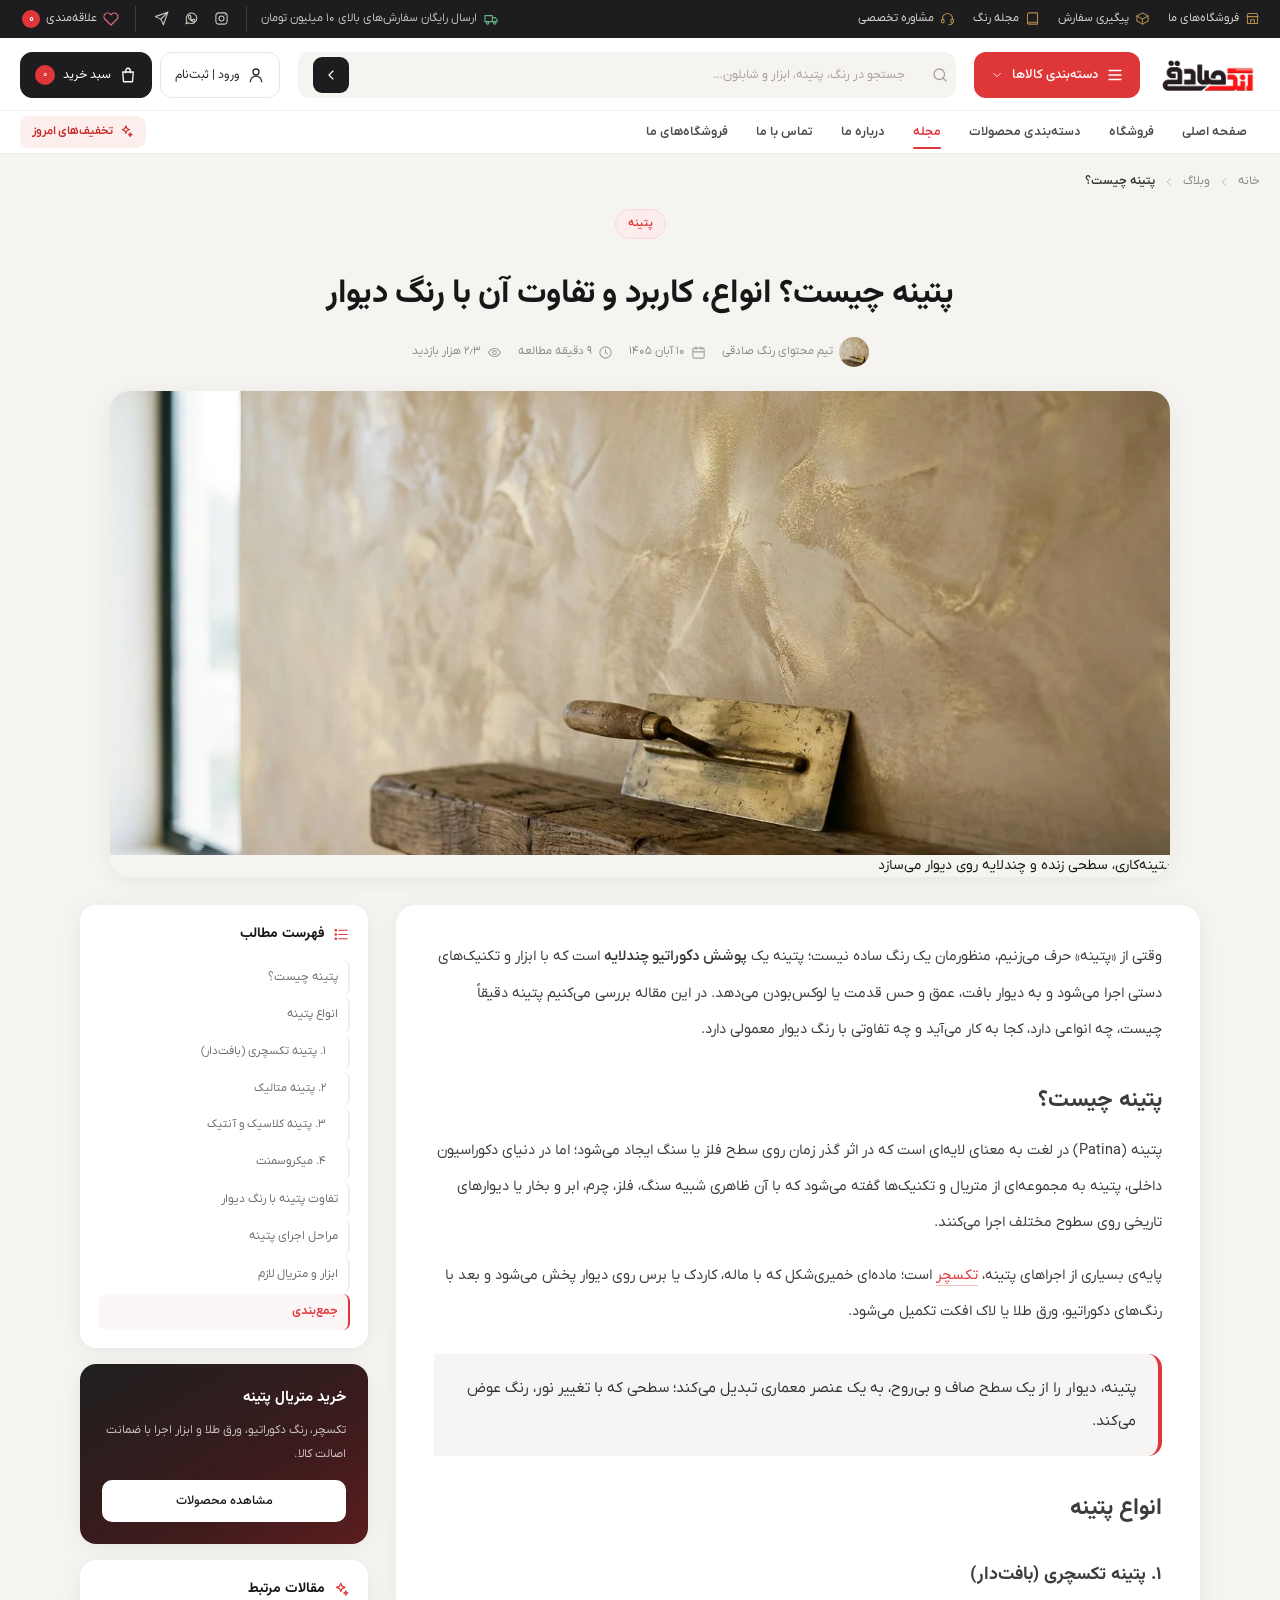
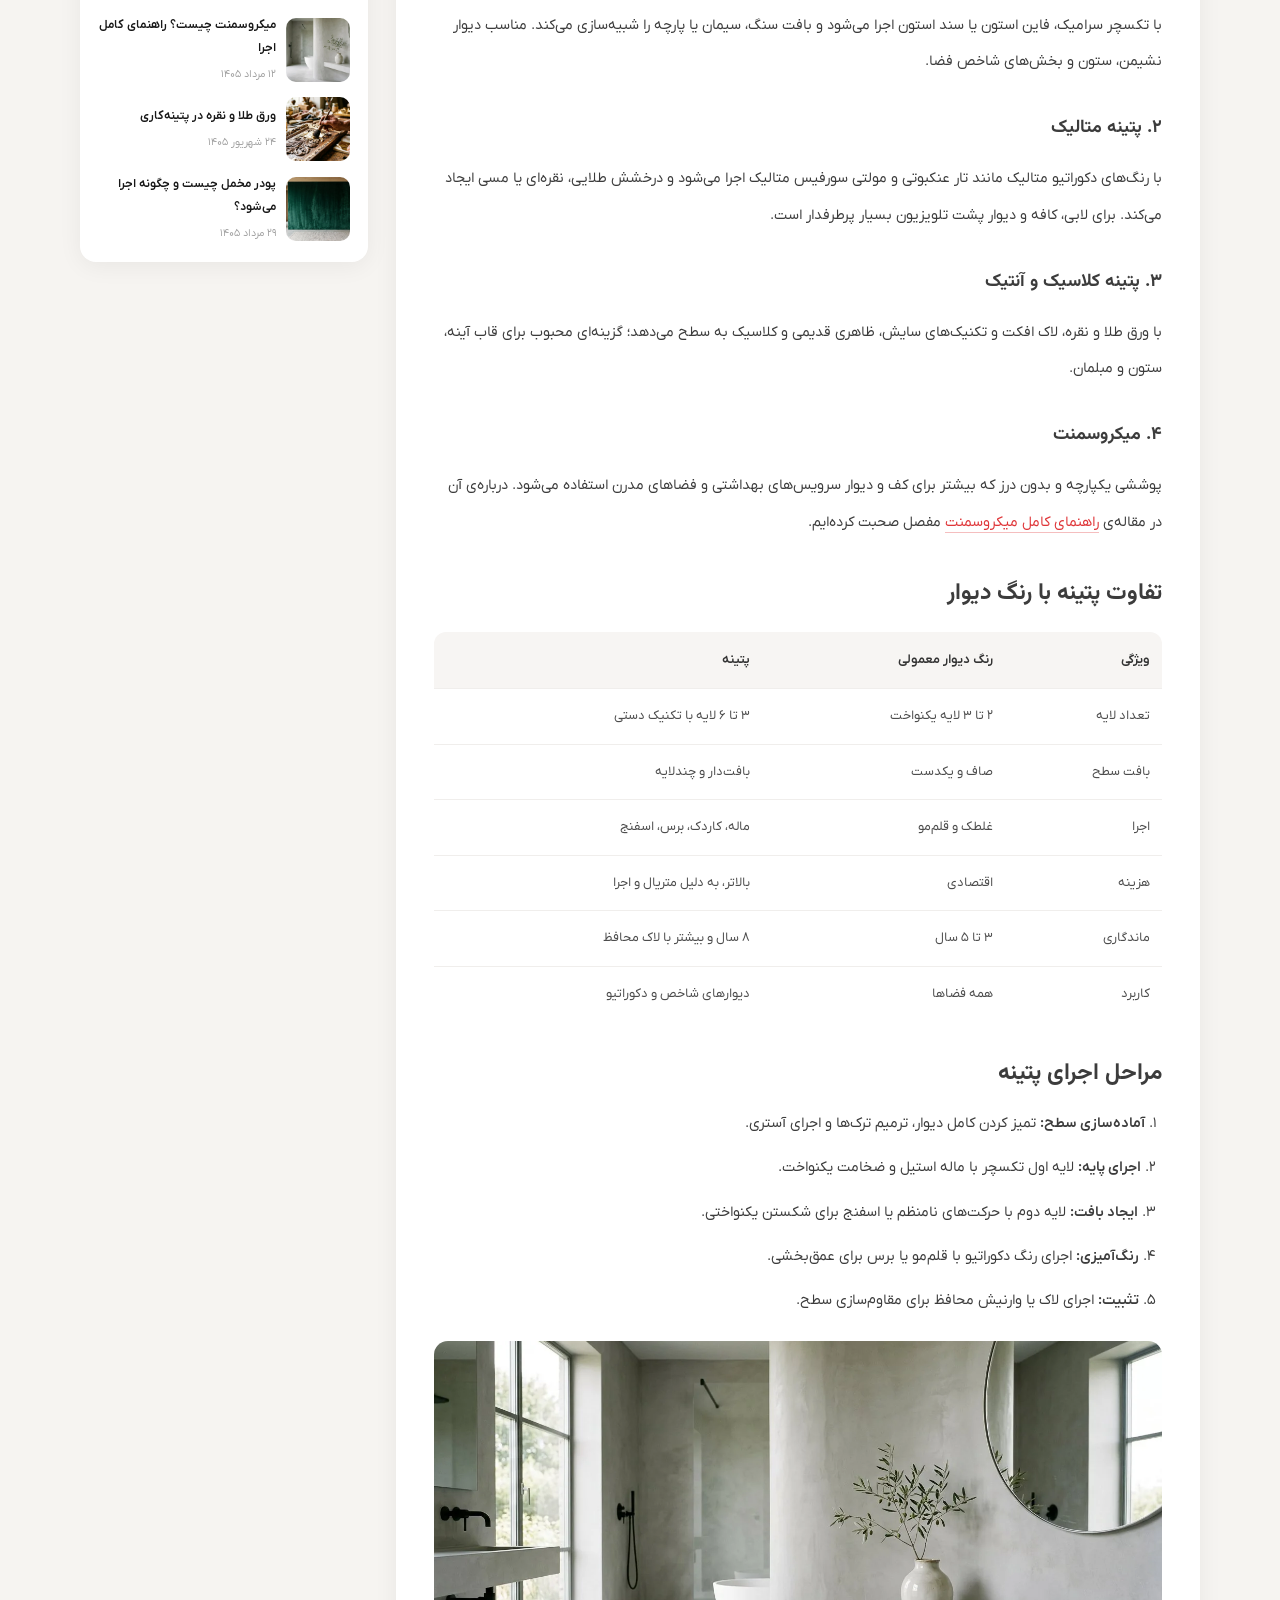
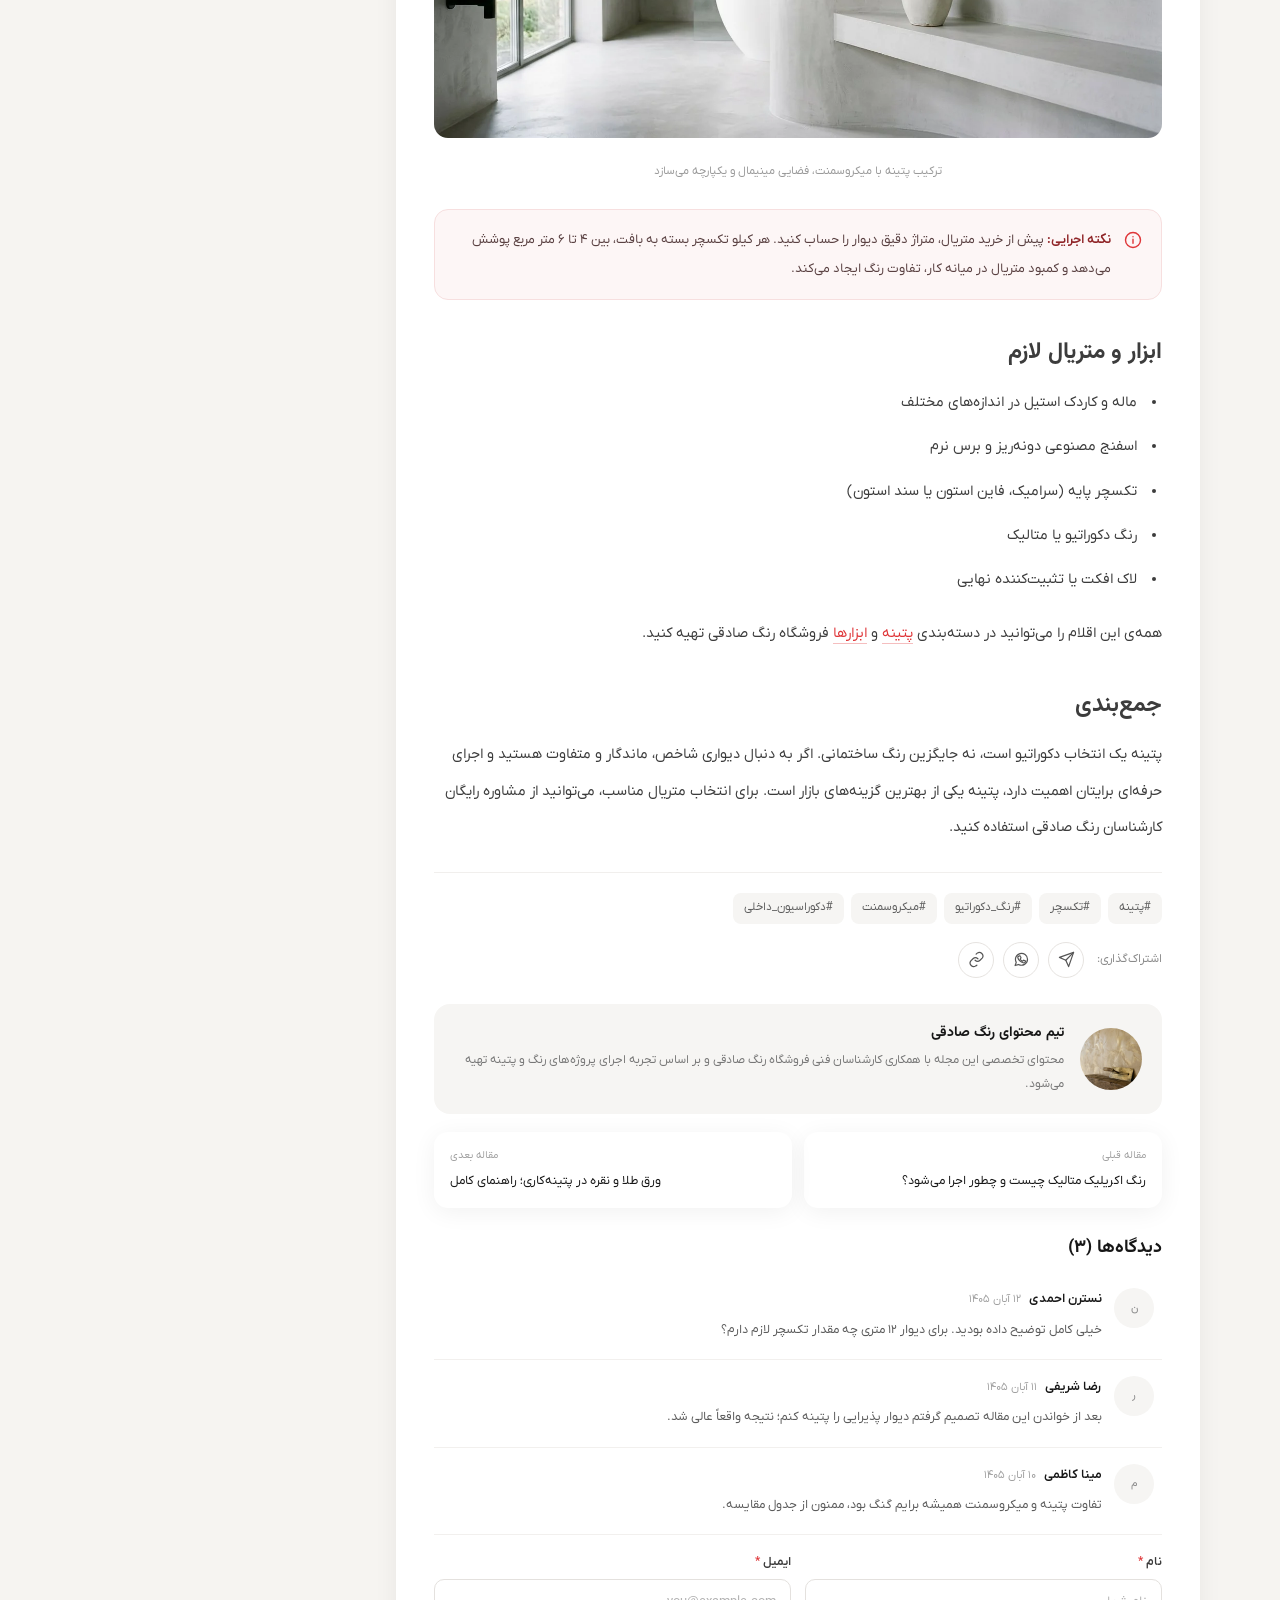
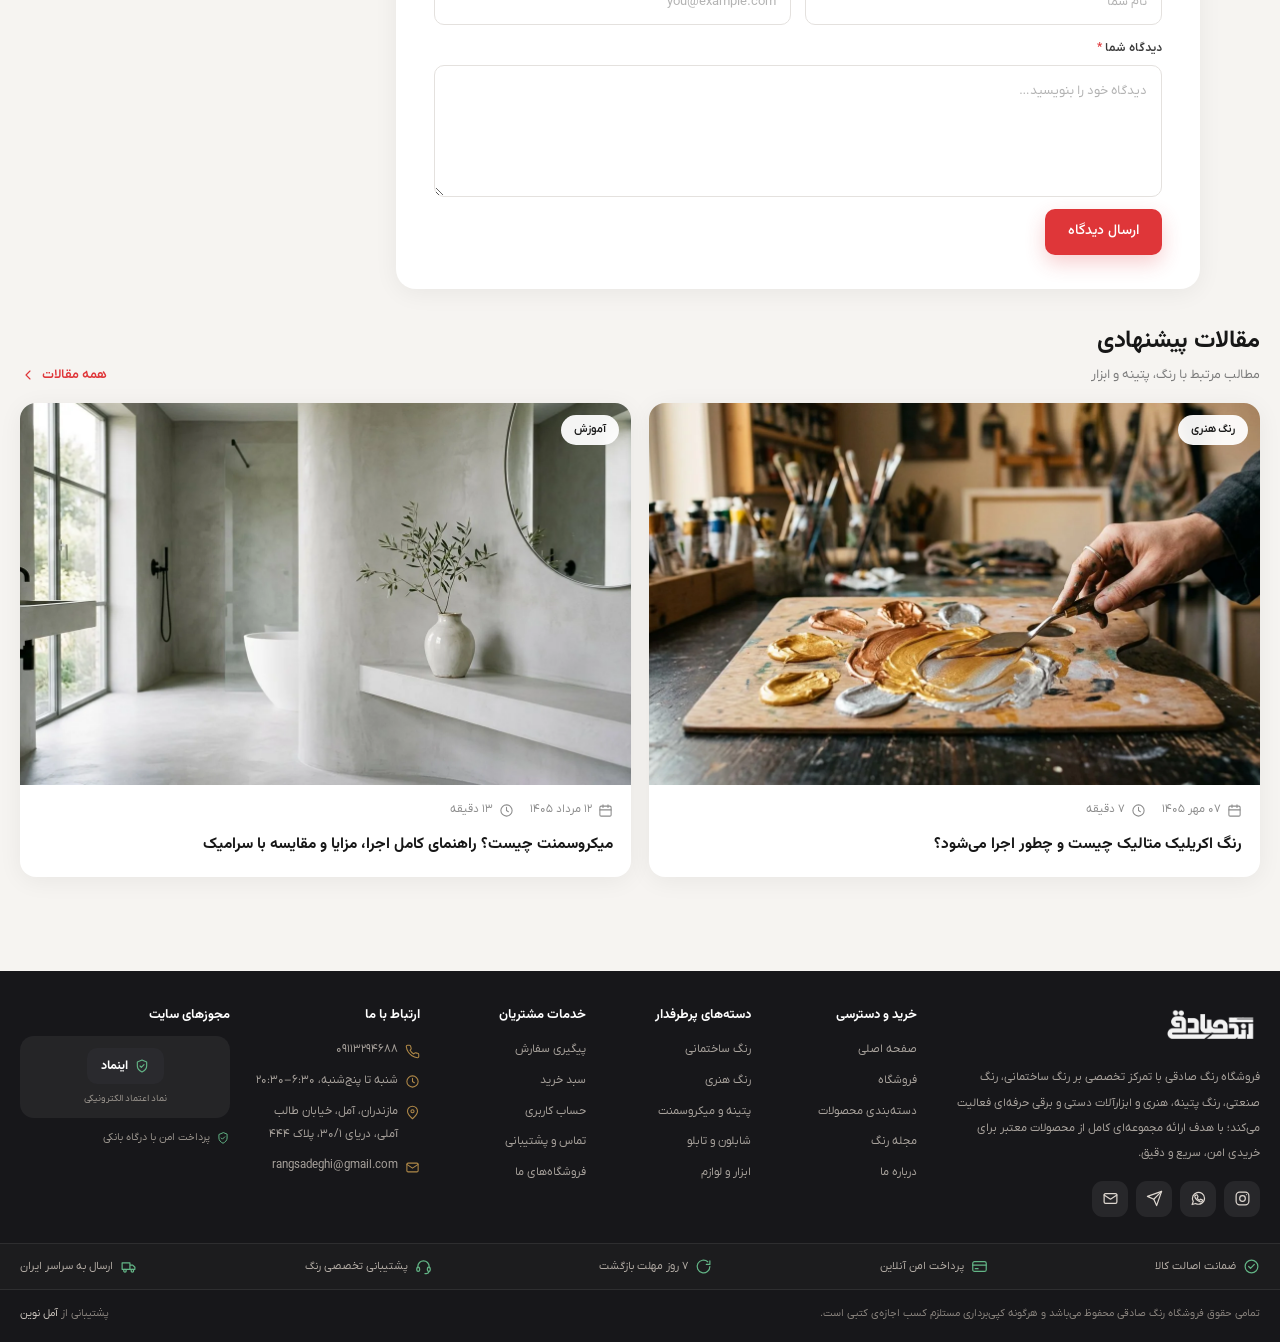
<file: blog-single.html>
<!doctype html>
<html lang="fa" dir="rtl">
<head>
  <meta charset="UTF-8">
  <meta name="viewport" content="width=device-width, initial-scale=1.0">
  <meta name="description" content="پتینه چیست و چه تفاوتی با رنگ دیوار دارد؟ انواع پتینه، مراحل اجرا، جدول مقایسه و نکات اجرایی.">
  <title>پتینه چیست؟ انواع، کاربرد و تفاوت با رنگ دیوار | رنگ صادقی</title>
  <link rel="icon" href="assets/images/logo-alt.webp" type="image/webp">
  <link rel="preload" href="assets/fonts/iranyekanx-regular.woff2" as="font" type="font/woff2" crossorigin>
  <link rel="stylesheet" href="styles.css">
  <link rel="stylesheet" href="pages.css">
  <link rel="stylesheet" href="home.css">
</head>
<body data-page="article" class="hx-page">
  <svg class="svg-sprite" aria-hidden="true">
    <symbol id="i-menu" viewBox="0 0 24 24"><path d="M4 6h16M4 12h16M4 18h16"/></symbol>
    <symbol id="i-search" viewBox="0 0 24 24"><circle cx="11" cy="11" r="7"/><path d="m20 20-4-4"/></symbol>
    <symbol id="i-user" viewBox="0 0 24 24"><circle cx="12" cy="8" r="4"/><path d="M4.5 21a7.5 7.5 0 0 1 15 0"/></symbol>
    <symbol id="i-bag" viewBox="0 0 24 24"><path d="M5 8h14l-1 13H6L5 8Z"/><path d="M9 9V6a3 3 0 0 1 6 0v3"/></symbol>
    <symbol id="i-heart" viewBox="0 0 24 24"><path d="M20.8 4.6a5.5 5.5 0 0 0-7.8 0L12 5.7l-1.1-1.1a5.5 5.5 0 0 0-7.8 7.8L12 21l8.8-8.6a5.5 5.5 0 0 0 0-7.8Z"/></symbol>
    <symbol id="i-chevron-down" viewBox="0 0 24 24"><path d="m6 9 6 6 6-6"/></symbol>
    <symbol id="i-chevron-left" viewBox="0 0 24 24"><path d="m15 18-6-6 6-6"/></symbol>
    <symbol id="i-chevron-right" viewBox="0 0 24 24"><path d="m9 18 6-6-6-6"/></symbol>
    <symbol id="i-close" viewBox="0 0 24 24"><path d="M18 6 6 18M6 6l12 12"/></symbol>
    <symbol id="i-home" viewBox="0 0 24 24"><path d="m3 11 9-8 9 8"/><path d="M5 10v11h14V10M9 21v-7h6v7"/></symbol>
    <symbol id="i-grid" viewBox="0 0 24 24"><rect x="3" y="3" width="7" height="7" rx="1"/><rect x="14" y="3" width="7" height="7" rx="1"/><rect x="3" y="14" width="7" height="7" rx="1"/><rect x="14" y="14" width="7" height="7" rx="1"/></symbol>
    <symbol id="i-list" viewBox="0 0 24 24"><path d="M8 6h12M8 12h12M8 18h12"/><circle cx="4" cy="6" r="1"/><circle cx="4" cy="12" r="1"/><circle cx="4" cy="18" r="1"/></symbol>
    <symbol id="i-filter" viewBox="0 0 24 24"><path d="M4 6h16M7 12h10M10 18h4"/></symbol>
    <symbol id="i-arrow-up" viewBox="0 0 24 24"><path d="m18 15-6-6-6 6"/></symbol>
    <symbol id="i-plus" viewBox="0 0 24 24"><path d="M12 5v14M5 12h14"/></symbol>
    <symbol id="i-minus" viewBox="0 0 24 24"><path d="M5 12h14"/></symbol>
    <symbol id="i-trash" viewBox="0 0 24 24"><path d="M4 7h16M9 7V4h6v3M7 7l1 14h8l1-14M10 11v6M14 11v6"/></symbol>
    <symbol id="i-phone" viewBox="0 0 24 24"><path d="M22 16.9v3a2 2 0 0 1-2.2 2 19.8 19.8 0 0 1-8.6-3.1 19.4 19.4 0 0 1-6-6A19.8 19.8 0 0 1 2.1 4.2 2 2 0 0 1 4.1 2h3a2 2 0 0 1 2 1.7c.1 1 .4 2 .7 2.9a2 2 0 0 1-.5 2.1L8.1 9.9a16 16 0 0 0 6 6l1.2-1.2a2 2 0 0 1 2.1-.5c.9.3 1.9.6 2.9.7a2 2 0 0 1 1.7 2Z"/></symbol>
    <symbol id="i-clock" viewBox="0 0 24 24"><circle cx="12" cy="12" r="9"/><path d="M12 7v5l3 2"/></symbol>
    <symbol id="i-pin" viewBox="0 0 24 24"><path d="M20 10c0 5-8 12-8 12S4 15 4 10a8 8 0 1 1 16 0Z"/><circle cx="12" cy="10" r="2.5"/></symbol>
    <symbol id="i-mail" viewBox="0 0 24 24"><rect x="3" y="5" width="18" height="14" rx="2"/><path d="m3 7 9 6 9-6"/></symbol>
    <symbol id="i-send" viewBox="0 0 24 24"><path d="m22 2-7 20-4-9-9-4 20-7Z"/><path d="M22 2 11 13"/></symbol>
    <symbol id="i-play" viewBox="0 0 24 24"><circle cx="12" cy="12" r="9"/><path d="m10 8 6 4-6 4V8Z"/></symbol>
    <symbol id="i-check" viewBox="0 0 24 24"><path d="m5 12 4 4L19 6"/></symbol>
    <symbol id="i-check-circle" viewBox="0 0 24 24"><circle cx="12" cy="12" r="9"/><path d="m8 12 2.6 2.6L16 9"/></symbol>
    <symbol id="i-instagram" viewBox="0 0 24 24"><rect x="3" y="3" width="18" height="18" rx="5"/><circle cx="12" cy="12" r="4"/><circle cx="17.5" cy="6.5" r=".8" fill="currentColor" stroke="none"/></symbol>
    <symbol id="i-whatsapp" viewBox="0 0 24 24"><path d="M20.5 11.6a8.5 8.5 0 0 1-12.6 7.4L3 20.5 4.6 16A8.5 8.5 0 1 1 20.5 11.6Z"/><path d="M8.2 7.5c.3-.6.6-.6.9-.6h.7c.2 0 .4.1.5.4l.9 2c.1.3.1.5-.1.7l-.7.9c-.2.2-.2.4-.1.6.6 1.2 1.6 2.2 2.8 2.8.2.1.4.1.6-.1l.9-1c.2-.2.4-.3.7-.2l2 .9c.3.1.4.3.4.5 0 .8-.4 1.5-1.1 1.9-.6.3-1.4.5-2.2.3-1.3-.3-3.1-1.1-4.8-2.7-1.4-1.4-2.4-3-2.7-4.3-.3-1.1 0-1.7.3-2.1Z"/></symbol>
    <symbol id="i-calendar" viewBox="0 0 24 24"><rect x="3" y="5" width="18" height="16" rx="2"/><path d="M8 3v4M16 3v4M3 11h18"/></symbol>
    <symbol id="i-book" viewBox="0 0 24 24"><path d="M4 5.5A2.5 2.5 0 0 1 6.5 3H20v15H6.5A2.5 2.5 0 0 0 4 20.5Z"/><path d="M20 18v3H6.5A2.5 2.5 0 0 1 4 18.5"/></symbol>
    <symbol id="i-tag" viewBox="0 0 24 24"><path d="M20.5 12.5 12 21l-9-9 8.5-8.5H20V12Z"/><circle cx="16" cy="8" r="1.4"/></symbol>
    <symbol id="i-share" viewBox="0 0 24 24"><circle cx="18" cy="5" r="3"/><circle cx="6" cy="12" r="3"/><circle cx="18" cy="19" r="3"/><path d="m8.6 10.6 6.8-3.9M8.6 13.4l6.8 3.9"/></symbol>
    <symbol id="i-link" viewBox="0 0 24 24"><path d="M10 13a5 5 0 0 0 7 0l3-3a5 5 0 0 0-7-7l-1.5 1.5"/><path d="M14 11a5 5 0 0 0-7 0l-3 3a5 5 0 0 0 7 7L12.5 20"/></symbol>
    <symbol id="i-truck" viewBox="0 0 24 24"><path d="M3 7h11v9H3zM14 10h4l3 3v3h-7"/><circle cx="7" cy="18" r="1.8"/><circle cx="17.5" cy="18" r="1.8"/></symbol>
    <symbol id="i-shield" viewBox="0 0 24 24"><path d="M12 3 5 6v6c0 4 3 7 7 9 4-2 7-5 7-9V6Z"/><path d="m9 12 2 2 4-4"/></symbol>
    <symbol id="i-award" viewBox="0 0 24 24"><circle cx="12" cy="9" r="5"/><path d="m8.5 13.5-1.5 7 5-2.5 5 2.5-1.5-7"/></symbol>
    <symbol id="i-layers" viewBox="0 0 24 24"><path d="m12 3 9 5-9 5-9-5 9-5Z"/><path d="m3 13 9 5 9-5"/></symbol>
    <symbol id="i-globe" viewBox="0 0 24 24"><circle cx="12" cy="12" r="9"/><path d="M3 12h18M12 3a15 15 0 0 1 0 18 15 15 0 0 1 0-18Z"/></symbol>
    <symbol id="i-store" viewBox="0 0 24 24"><path d="M4 9h16v11H4z"/><path d="M3 9l2-5h14l2 5"/><path d="M9 20v-6h6v6"/></symbol>
    <symbol id="i-map" viewBox="0 0 24 24"><path d="m9 4 6 2 6-2v16l-6 2-6-2-6 2V6Z"/><path d="M9 4v16M15 6v16"/></symbol>
    <symbol id="i-sparkles" viewBox="0 0 24 24"><path d="m11 3 1.7 4.3L17 9l-4.3 1.7L11 15l-1.7-4.3L5 9l4.3-1.7Z"/><path d="m18 14 .9 2.1L21 17l-2.1.9L18 20l-.9-2.1L15 17l2.1-.9Z"/></symbol>
    <symbol id="i-palette" viewBox="0 0 24 24"><path d="M12 21a9 9 0 1 1 9-9c0 2.5-2 3-3.5 3H16a2 2 0 0 0-1.4 3.4c.6.7.2 2.6-2.6 2.6Z"/><circle cx="8" cy="10" r="1"/><circle cx="12" cy="7.5" r="1"/><circle cx="16" cy="10" r="1"/></symbol>
    <symbol id="i-quote" viewBox="0 0 24 24"><path d="M9 7H5v5h4v5H5M19 7h-4v5h4v5h-4"/></symbol>
    <symbol id="i-info" viewBox="0 0 24 24"><circle cx="12" cy="12" r="9"/><path d="M12 11v5M12 8h.01"/></symbol>
    <symbol id="i-box" viewBox="0 0 24 24"><path d="m12 3 9 5v8l-9 5-9-5V8Z"/><path d="m3 8 9 5 9-5M12 13v8"/></symbol>
    <symbol id="i-wallet" viewBox="0 0 24 24"><path d="M4 7h13a2 2 0 0 1 2 2v9a2 2 0 0 1-2 2H5a2 2 0 0 1-2-2V7a2 2 0 0 1 2-2h11"/><path d="M16 13h2"/></symbol>
    <symbol id="i-gift" viewBox="0 0 24 24"><rect x="3" y="8" width="18" height="12" rx="2"/><path d="M3 12h18M12 8v12"/><path d="M12 8S9.5 3 7.5 4.4C5.8 5.6 8 8 12 8Zm0 0s2.5-5 4.5-3.6C18.2 5.6 16 8 12 8Z"/></symbol>
    <symbol id="i-ticket" viewBox="0 0 24 24"><path d="M3 9V6h18v3a2.5 2.5 0 0 0 0 5v4H3v-4a2.5 2.5 0 0 0 0-5Z"/><path d="M13 9v1.5M13 13.5V15"/></symbol>
    <symbol id="i-logout" viewBox="0 0 24 24"><path d="M15 4h3a2 2 0 0 1 2 2v12a2 2 0 0 1-2 2h-3"/><path d="M10 8l-4 4 4 4M6 12h9"/></symbol>
    <symbol id="i-edit" viewBox="0 0 24 24"><path d="M4 20h4l10-10a2.8 2.8 0 0 0-4-4L4 16Z"/><path d="m14.5 5.5 4 4"/></symbol>
    <symbol id="i-card" viewBox="0 0 24 24"><rect x="2.5" y="5" width="19" height="14" rx="2.5"/><path d="M2.5 10h19M6 15h4"/></symbol>
    <symbol id="i-heart-hand" viewBox="0 0 24 24"><path d="M20 12c0 4-8 8-8 8s-8-4-8-8a4 4 0 0 1 8-2 4 4 0 0 1 8 2Z"/></symbol>
    <symbol id="i-eye" viewBox="0 0 24 24"><path d="M2.5 12S6 5.5 12 5.5 21.5 12 21.5 12 18 18.5 12 18.5 2.5 12 2.5 12Z"/><circle cx="12" cy="12" r="3"/></symbol>
    <symbol id="i-zoom" viewBox="0 0 24 24"><circle cx="11" cy="11" r="7"/><path d="m20 20-4-4M11 8v6M8 11h6"/></symbol>
    <symbol id="i-download" viewBox="0 0 24 24"><path d="M12 4v11m0 0-4-4m4 4 4-4"/><path d="M4 19h16"/></symbol>
    <symbol id="i-headset" viewBox="0 0 24 24"><path d="M4 14v-2a8 8 0 0 1 16 0v2"/><rect x="2.5" y="13" width="4" height="6" rx="2"/><rect x="17.5" y="13" width="4" height="6" rx="2"/><path d="M20 19a4 4 0 0 1-4 3h-2"/></symbol>
    <symbol id="i-refresh" viewBox="0 0 24 24"><path d="M21 12a9 9 0 1 1-3-6.7"/><path d="M21 4v5h-5"/></symbol>
  </svg>

  <a class="skip-link" href="#main-content">رفتن به محتوای اصلی</a>

  <header class="site-header hx-header" id="site-header">
    <!-- نوار خدمات بالای سایت -->
    <div class="hx-utility desktop-only">
      <div class="site-container hx-utility-inner">
        <nav class="hx-utility-links" aria-label="دسترسی‌های سریع">
          <a href="stores.html"><svg><use href="#i-store"/></svg>فروشگاه‌های ما</a>
          <a href="order-details.html"><svg><use href="#i-box"/></svg>پیگیری سفارش</a>
          <a href="blog.html"><svg><use href="#i-book"/></svg>مجله رنگ</a>
          <a href="contact.html"><svg><use href="#i-headset"/></svg>مشاوره تخصصی</a>
        </nav>
        <div class="hx-utility-side">
          <span class="hx-utility-note"><svg><use href="#i-truck"/></svg>ارسال رایگان سفارش‌های بالای ۱۰ میلیون تومان</span>
          <div class="social-links">
            <a href="https://www.instagram.com/rangsadeghy" target="_blank" rel="noopener" aria-label="اینستاگرام"><svg><use href="#i-instagram"/></svg></a>
            <a href="https://wa.me/989113294688" target="_blank" rel="noopener" aria-label="واتساپ"><svg><use href="#i-whatsapp"/></svg></a>
            <a href="https://t.me/rangsadeghy" target="_blank" rel="noopener" aria-label="تلگرام"><svg><use href="#i-send"/></svg></a>
          </div>
          <button class="wishlist-top" id="wishlist-top" type="button">
            <svg><use href="#i-heart"/></svg><span>علاقه‌مندی</span><b id="wishlist-count">0</b>
          </button>
        </div>
      </div>
    </div>

    <!-- هدر اصلی دسکتاپ (چسبان + فشرده‌شو) -->
    <div class="main-header desktop-only" id="main-header">
      <div class="site-container hx-main-inner">
        <a class="hx-logo" href="index.html" aria-label="فروشگاه رنگ صادقی">
          <img src="assets/images/logo.png" alt="رنگ صادقی" width="100" height="39">
        </a>

        <div class="category-nav hx-cats">
          <button class="category-button" id="category-button" type="button" aria-expanded="false">
            <svg><use href="#i-menu"/></svg>
            <span>دسته‌بندی کالاها</span>
            <svg class="down-icon"><use href="#i-chevron-down"/></svg>
          </button>
          <div class="mega-menu" id="mega-menu">
            <div class="mega-column">
              <a class="mega-title" href="categories.html">بخش هنری <svg><use href="#i-chevron-left"/></svg></a>
              <a href="shop.html?cat=art">رنگ اکریلیک</a>
              <a href="shop.html?cat=art">رنگ روغن ها</a>
              <a href="shop.html?cat=art">رزین اپوکسی هنری</a>
              <a href="shop.html?cat=art">سفالگری و مجسمه سازی</a>
              <a href="shop.html?cat=art">افکت ها</a>
              <a href="shop.html?cat=art">وارنیش و تثبیت کننده</a>
            </div>
            <div class="mega-column">
              <a class="mega-title" href="categories.html">پتینه <svg><use href="#i-chevron-left"/></svg></a>
              <a href="shop.html?cat=patina">تکسچر ها</a>
              <a href="shop.html?cat=patina">میکروسمنت</a>
              <a href="shop.html?cat=patina">رنگ های دکوراتیو</a>
              <a href="shop.html?cat=patina">ورق ها</a>
              <a href="categories.html">تثبیت کننده ها</a>
            </div>
            <div class="mega-column">
              <a class="mega-title" href="categories.html">ابزار ها <svg><use href="#i-chevron-left"/></svg></a>
              <a href="shop.html?cat=tools">غلطک</a>
              <a href="shop.html?cat=tools">قلم</a>
              <a href="shop.html?cat=tools">لیسه و کاردک</a>
              <a href="categories.html">ماله</a>
              <a href="shop.html?cat=tools">سنباده ها</a>
            </div>
            <div class="mega-column">
              <a class="mega-title" href="categories.html">شابلون و تابلو <svg><use href="#i-chevron-left"/></svg></a>
              <a href="shop.html?cat=stencil">شابلون</a>
              <a href="shop.html?cat=stencil">ماندالا</a>
              <a href="shop.html?cat=stencil">داماسک</a>
              <a href="categories.html">بوم ها</a>
              <a href="categories.html">بیس های چوبی</a>
            </div>
            <div class="mega-highlight">
              <span class="mega-highlight-tag"><svg><use href="#i-sparkles"/></svg>پیشنهاد هفته</span>
              <b>تا ۳۵٪ تخفیف روی رنگ‌های ساختمانی</b>
              <a class="btn btn-primary btn-sm" href="shop.html?sale=1">مشاهده تخفیف‌ها</a>
            </div>
          </div>
        </div>

        <div class="search-box hx-search">
          <form class="search-form" data-search-form>
            <span class="hx-search-icon"><svg><use href="#i-search"/></svg></span>
            <input type="search" placeholder="جستجو در رنگ، پتینه، ابزار و شابلون…" aria-label="جستجوی محصولات" autocomplete="off">
            <button type="submit" aria-label="جستجو"><svg><use href="#i-chevron-left"/></svg></button>
          </form>
          <div class="search-results"></div>
        </div>

        <div class="header-tools hx-tools">
          <button class="hx-tool account-button" type="button" aria-label="ورود یا ثبت نام">
            <svg><use href="#i-user"/></svg><span>ورود | ثبت‌نام</span>
          </button>
          <button class="hx-tool hx-tool-cart cart-button" type="button" aria-label="سبد خرید">
            <svg><use href="#i-bag"/></svg><span>سبد خرید</span><span class="cart-count">0</span>
          </button>
        </div>
      </div>

      <div class="hx-navbar">
        <div class="site-container hx-navbar-inner">
          <nav class="main-nav" aria-label="منوی اصلی">
            <a href="index.html">صفحه اصلی</a>
            <a href="shop.html">فروشگاه</a>
            <a href="categories.html">دسته‌بندی محصولات</a>
            <a class="active" href="blog.html">مجله</a>
            <a href="about.html">درباره ما</a>
            <a href="contact.html">تماس با ما</a>
            <a href="stores.html">فروشگاه‌های ما</a>
          </nav>
          <a class="hx-nav-deal" href="shop.html?sale=1"><svg><use href="#i-sparkles"/></svg>تخفیف‌های امروز</a>
        </div>
      </div>
    </div>

    <!-- هدر موبایل -->
    <div class="mobile-header mobile-only">
      <div class="hx-mobile-top">
        <button class="mobile-menu-button" type="button" aria-label="باز کردن منو"><svg><use href="#i-menu"/></svg></button>
        <a href="index.html" class="mobile-logo"><img src="assets/images/logo-alt.webp" alt="رنگ صادقی"></a>
        <a class="hx-mobile-store" href="stores.html" aria-label="فروشگاه‌ها"><svg><use href="#i-store"/></svg></a>
      </div>
      <div class="search-box mobile-search">
        <form class="search-form" data-search-form>
          <input type="search" placeholder="جستجوی محصولات" aria-label="جستجوی محصولات" autocomplete="off">
          <button type="submit" aria-label="جستجو"><svg><use href="#i-search"/></svg></button>
        </form>
        <div class="search-results"></div>
      </div>
      <button class="hx-hidden-cart cart-button" type="button" aria-label="سبد خرید"><svg><use href="#i-bag"/></svg><span class="cart-count">0</span></button>
    </div>
  </header>
  <div class="read-progress" id="read-progress" aria-hidden="true"><span></span></div>
  <main class="page-main" id="main-content">
    <div class="page-container">
      <nav class="breadcrumb" aria-label="مسیر صفحه">
        <a href="index.html">خانه</a><svg><use href="#i-chevron-left"/></svg>
        <a href="blog.html">وبلاگ</a><svg><use href="#i-chevron-left"/></svg>
        <span class="current">پتینه چیست؟</span>
      </nav>

      <header class="article-head">
        <span class="post-cat">پتینه</span>
        <h1>پتینه چیست؟ انواع، کاربرد و تفاوت آن با رنگ دیوار</h1>
        <div class="post-meta">
          <span class="article-author"><img src="assets/images/blog/patina.webp" alt="">تیم محتوای رنگ صادقی</span>
          <span><svg><use href="#i-calendar"/></svg>۱۰ آبان ۱۴۰۵</span>
          <span><svg><use href="#i-clock"/></svg>۹ دقیقه مطالعه</span>
          <span><svg><use href="#i-eye"/></svg>۲٫۳ هزار بازدید</span>
        </div>
      </header>

      <figure class="article-cover">
        <img src="assets/images/blog/patina.webp" alt="اجرای پتینه روی دیوار با ماله استیل">
        <figcaption>پتینه‌کاری، سطحی زنده و چندلایه روی دیوار می‌سازد</figcaption>
      </figure>

      <div class="article-layout">
        <article class="article-card">
          <div class="article-body">
            <p>وقتی از «پتینه» حرف می‌زنیم، منظورمان یک رنگ ساده نیست؛ پتینه یک <strong>پوشش دکوراتیو چندلایه</strong> است که با ابزار و تکنیک‌های دستی اجرا می‌شود و به دیوار بافت، عمق و حس قدمت یا لوکس‌بودن می‌دهد. در این مقاله بررسی می‌کنیم پتینه دقیقاً چیست، چه انواعی دارد، کجا به کار می‌آید و چه تفاوتی با رنگ دیوار معمولی دارد.</p>

            <h2>پتینه چیست؟</h2>
            <p>پتینه (Patina) در لغت به معنای لایه‌ای است که در اثر گذر زمان روی سطح فلز یا سنگ ایجاد می‌شود؛ اما در دنیای دکوراسیون داخلی، پتینه به مجموعه‌ای از متریال و تکنیک‌ها گفته می‌شود که با آن ظاهری شبیه سنگ، فلز، چرم، ابر و بخار یا دیوارهای تاریخی روی سطوح مختلف اجرا می‌کنند.</p>
            <p>پایه‌ی بسیاری از اجراهای پتینه، <a href="shop.html?cat=patina">تکسچر</a> است؛ ماده‌ای خمیری‌شکل که با ماله، کاردک یا برس روی دیوار پخش می‌شود و بعد با رنگ‌های دکوراتیو، ورق طلا یا لاک افکت تکمیل می‌شود.</p>

            <blockquote>پتینه، دیوار را از یک سطح صاف و بی‌روح، به یک عنصر معماری تبدیل می‌کند؛ سطحی که با تغییر نور، رنگ عوض می‌کند.</blockquote>

            <h2>انواع پتینه</h2>
            <h3>۱. پتینه تکسچری (بافت‌دار)</h3>
            <p>با تکسچر سرامیک، فاین استون یا سند استون اجرا می‌شود و بافت سنگ، سیمان یا پارچه را شبیه‌سازی می‌کند. مناسب دیوار نشیمن، ستون و بخش‌های شاخص فضا.</p>
            <h3>۲. پتینه متالیک</h3>
            <p>با رنگ‌های دکوراتیو متالیک مانند تار عنکبوتی و مولتی سورفیس متالیک اجرا می‌شود و درخشش طلایی، نقره‌ای یا مسی ایجاد می‌کند. برای لابی، کافه و دیوار پشت تلویزیون بسیار پرطرفدار است.</p>
            <h3>۳. پتینه کلاسیک و آنتیک</h3>
            <p>با ورق طلا و نقره، لاک افکت و تکنیک‌های سایش، ظاهری قدیمی و کلاسیک به سطح می‌دهد؛ گزینه‌ای محبوب برای قاب آینه، ستون و مبلمان.</p>
            <h3>۴. میکروسمنت</h3>
            <p>پوششی یکپارچه و بدون درز که بیشتر برای کف و دیوار سرویس‌های بهداشتی و فضاهای مدرن استفاده می‌شود. درباره‌ی آن در مقاله‌ی <a href="blog-single.html">راهنمای کامل میکروسمنت</a> مفصل صحبت کرده‌ایم.</p>

            <h2>تفاوت پتینه با رنگ دیوار</h2>
            <table>
              <thead><tr><th>ویژگی</th><th>رنگ دیوار معمولی</th><th>پتینه</th></tr></thead>
              <tbody>
                <tr><td>تعداد لایه</td><td>۲ تا ۳ لایه یکنواخت</td><td>۳ تا ۶ لایه با تکنیک دستی</td></tr>
                <tr><td>بافت سطح</td><td>صاف و یکدست</td><td>بافت‌دار و چندلایه</td></tr>
                <tr><td>اجرا</td><td>غلطک و قلم‌مو</td><td>ماله، کاردک، برس، اسفنج</td></tr>
                <tr><td>هزینه</td><td>اقتصادی</td><td>بالاتر، به دلیل متریال و اجرا</td></tr>
                <tr><td>ماندگاری</td><td>۳ تا ۵ سال</td><td>۸ سال و بیشتر با لاک محافظ</td></tr>
                <tr><td>کاربرد</td><td>همه فضاها</td><td>دیوارهای شاخص و دکوراتیو</td></tr>
              </tbody>
            </table>

            <h2>مراحل اجرای پتینه</h2>
            <ol>
              <li><strong>آماده‌سازی سطح:</strong> تمیز کردن کامل دیوار، ترمیم ترک‌ها و اجرای آستری.</li>
              <li><strong>اجرای پایه:</strong> لایه اول تکسچر با ماله استیل و ضخامت یکنواخت.</li>
              <li><strong>ایجاد بافت:</strong> لایه دوم با حرکت‌های نامنظم یا اسفنج برای شکستن یکنواختی.</li>
              <li><strong>رنگ‌آمیزی:</strong> اجرای رنگ دکوراتیو با قلم‌مو یا برس برای عمق‌بخشی.</li>
              <li><strong>تثبیت:</strong> اجرای لاک یا وارنیش محافظ برای مقاوم‌سازی سطح.</li>
            </ol>

            <figure>
              <img src="assets/images/blog/microcement.webp" alt="نمونه سطح پتینه و میکروسمنت در فضای داخلی">
              <figcaption>ترکیب پتینه با میکروسمنت، فضایی مینیمال و یکپارچه می‌سازد</figcaption>
            </figure>

            <div class="note-box">
              <svg><use href="#i-info"/></svg>
              <p><b>نکته اجرایی:</b> پیش از خرید متریال، متراژ دقیق دیوار را حساب کنید. هر کیلو تکسچر بسته به بافت، بین ۴ تا ۶ متر مربع پوشش می‌دهد و کمبود متریال در میانه کار، تفاوت رنگ ایجاد می‌کند.</p>
            </div>

            <h2>ابزار و متریال لازم</h2>
            <ul>
              <li>ماله و کاردک استیل در اندازه‌های مختلف</li>
              <li>اسفنج مصنوعی دونه‌ریز و برس نرم</li>
              <li>تکسچر پایه (سرامیک، فاین استون یا سند استون)</li>
              <li>رنگ دکوراتیو یا متالیک</li>
              <li>لاک افکت یا تثبیت‌کننده نهایی</li>
            </ul>
            <p>همه‌ی این اقلام را می‌توانید در دسته‌بندی <a href="shop.html?cat=patina">پتینه</a> و <a href="shop.html?cat=tools">ابزارها</a> فروشگاه رنگ صادقی تهیه کنید.</p>

            <h2>جمع‌بندی</h2>
            <p>پتینه یک انتخاب دکوراتیو است، نه جایگزین رنگ ساختمانی. اگر به دنبال دیواری شاخص، ماندگار و متفاوت هستید و اجرای حرفه‌ای برایتان اهمیت دارد، پتینه یکی از بهترین گزینه‌های بازار است. برای انتخاب متریال مناسب، می‌توانید از مشاوره رایگان کارشناسان رنگ صادقی استفاده کنید.</p>
          </div>

          <div class="article-tags">
            <a href="blog.html">#پتینه</a><a href="blog.html">#تکسچر</a><a href="blog.html">#رنگ_دکوراتیو</a>
            <a href="blog.html">#میکروسمنت</a><a href="blog.html">#دکوراسیون_داخلی</a>
          </div>

          <div class="share-row">
            <span>اشتراک‌گذاری:</span>
            <a href="https://t.me/share/url?url=https://rangsadeghy.com/blog/" target="_blank" rel="noopener" aria-label="اشتراک در تلگرام"><svg><use href="#i-send"/></svg></a>
            <a href="https://wa.me/?text=https://rangsadeghy.com/blog/" target="_blank" rel="noopener" aria-label="اشتراک در واتساپ"><svg><use href="#i-whatsapp"/></svg></a>
            <button type="button" data-copy-link aria-label="کپی لینک"><svg><use href="#i-link"/></svg></button>
          </div>

          <div class="author-box">
            <img src="assets/images/blog/patina.webp" alt="تیم محتوای رنگ صادقی">
            <div>
              <h3>تیم محتوای رنگ صادقی</h3>
              <p>محتوای تخصصی این مجله با همکاری کارشناسان فنی فروشگاه رنگ صادقی و بر اساس تجربه اجرای پروژه‌های رنگ و پتینه تهیه می‌شود.</p>
            </div>
          </div>

          <div class="post-nav">
            <a href="blog-single.html"><small>مقاله قبلی</small>رنگ اکریلیک متالیک چیست و چطور اجرا می‌شود؟</a>
            <a href="blog-single.html"><small>مقاله بعدی</small>ورق طلا و نقره در پتینه‌کاری؛ راهنمای کامل</a>
          </div>

          <section class="comments">
            <h2 style="font-size:18px;margin:22px 0 10px">دیدگاه‌ها (۳)</h2>
            <div class="comment"><span class="avatar">ن</span><div><strong>نسترن احمدی</strong><span>۱۲ آبان ۱۴۰۵</span><p>خیلی کامل توضیح داده بودید. برای دیوار ۱۲ متری چه مقدار تکسچر لازم دارم؟</p></div></div>
            <div class="comment"><span class="avatar">ر</span><div><strong>رضا شریفی</strong><span>۱۱ آبان ۱۴۰۵</span><p>بعد از خواندن این مقاله تصمیم گرفتم دیوار پذیرایی را پتینه کنم؛ نتیجه واقعاً عالی شد.</p></div></div>
            <div class="comment"><span class="avatar">م</span><div><strong>مینا کاظمی</strong><span>۱۰ آبان ۱۴۰۵</span><p>تفاوت پتینه و میکروسمنت همیشه برایم گنگ بود، ممنون از جدول مقایسه.</p></div></div>

            <form class="comment-form" style="margin-top:18px" onsubmit="event.preventDefault();window.RS.showToast('دیدگاه شما ثبت شد (نمایشی)');this.reset();">
              <div class="form-grid">
                <div class="field"><label for="c-name">نام <span>*</span></label><input id="c-name" required placeholder="نام شما"></div>
                <div class="field"><label for="c-mail">ایمیل <span>*</span></label><input id="c-mail" type="email" required placeholder="you@example.com"></div>
                <div class="field full"><label for="c-text">دیدگاه شما <span>*</span></label><textarea id="c-text" required placeholder="دیدگاه خود را بنویسید…"></textarea></div>
              </div>
              <button class="btn btn-primary" type="submit" style="margin-top:12px">ارسال دیدگاه</button>
            </form>
          </section>
        </article>

        <aside class="article-side" aria-label="ابزارهای مقاله">
          <section class="side-card">
            <h3><svg><use href="#i-list"/></svg>فهرست مطالب</h3>
            <ul class="toc" id="article-toc"></ul>
          </section>

          <section class="side-cta">
            <h3>خرید متریال پتینه</h3>
            <p>تکسچر، رنگ دکوراتیو، ورق طلا و ابزار اجرا با ضمانت اصالت کالا.</p>
            <a class="btn" href="shop.html?cat=patina">مشاهده محصولات</a>
          </section>

          <section class="side-card">
            <h3><svg><use href="#i-sparkles"/></svg>مقالات مرتبط</h3>
            <div class="side-posts">
              <a class="side-post" href="blog-single.html"><img src="assets/images/blog/microcement.webp" alt=""><div><strong>میکروسمنت چیست؟ راهنمای کامل اجرا</strong><span>۱۲ مرداد ۱۴۰۵</span></div></a>
              <a class="side-post" href="blog-single.html"><img src="assets/images/blog/gold-leaf.webp" alt=""><div><strong>ورق طلا و نقره در پتینه‌کاری</strong><span>۲۴ شهریور ۱۴۰۵</span></div></a>
              <a class="side-post" href="blog-single.html"><img src="assets/images/blog/velvet.webp" alt=""><div><strong>پودر مخمل چیست و چگونه اجرا می‌شود؟</strong><span>۲۹ مرداد ۱۴۰۵</span></div></a>
            </div>
          </section>
        </aside>
      </div>

      <section class="page-section">
        <div class="section-head">
          <div><h2>مقالات پیشنهادی</h2><p>مطالب مرتبط با رنگ، پتینه و ابزار</p></div>
          <a class="section-link" href="blog.html">همه مقالات <svg><use href="#i-chevron-left"/></svg></a>
        </div>
        <div class="blog-grid">
          <article class="post-card">
            <div class="post-card-media"><a href="blog-single.html"><img src="assets/images/blog/metallic.webp" alt="رنگ اکریلیک متالیک" loading="lazy"></a><span class="post-cat">رنگ هنری</span></div>
            <div class="post-card-body"><div class="post-meta dark"><span><svg><use href="#i-calendar"/></svg>۰۷ مهر ۱۴۰۵</span><span><svg><use href="#i-clock"/></svg>۷ دقیقه</span></div><h3><a href="blog-single.html">رنگ اکریلیک متالیک چیست و چطور اجرا می‌شود؟</a></h3></div>
          </article>
          <article class="post-card">
            <div class="post-card-media"><a href="blog-single.html"><img src="assets/images/blog/microcement.webp" alt="میکروسمنت" loading="lazy"></a><span class="post-cat">آموزش</span></div>
            <div class="post-card-body"><div class="post-meta dark"><span><svg><use href="#i-calendar"/></svg>۱۲ مرداد ۱۴۰۵</span><span><svg><use href="#i-clock"/></svg>۱۳ دقیقه</span></div><h3><a href="blog-single.html">میکروسمنت چیست؟ راهنمای کامل اجرا، مزایا و مقایسه با سرامیک</a></h3></div>
          </article>
        </div>
      </section>
    </div>
  </main>

  <footer class="site-footer hx-footer">
    <div class="hx-footer-top">
      <div class="site-container hx-footer-top-inner">
        <section class="hx-footer-brand">
          <a class="hx-footer-logo" href="index.html"><img src="assets/images/logo.png" alt="فروشگاه رنگ صادقی" loading="lazy"></a>
          <p>فروشگاه رنگ صادقی با تمرکز تخصصی بر رنگ ساختمانی، رنگ صنعتی، رنگ پتینه، هنری و ابزارآلات دستی و برقی حرفه‌ای فعالیت می‌کند؛ با هدف ارائه مجموعه‌ای کامل از محصولات معتبر برای خریدی امن، سریع و دقیق.</p>
          <div class="hx-footer-social">
            <a href="https://www.instagram.com/rangsadeghy" target="_blank" rel="noopener" aria-label="اینستاگرام"><svg><use href="#i-instagram"/></svg></a>
            <a href="https://wa.me/989113294688" target="_blank" rel="noopener" aria-label="واتساپ"><svg><use href="#i-whatsapp"/></svg></a>
            <a href="https://t.me/rangsadeghy" target="_blank" rel="noopener" aria-label="تلگرام"><svg><use href="#i-send"/></svg></a>
            <a href="mailto:rangsadeghi@gmail.com" aria-label="ایمیل"><svg><use href="#i-mail"/></svg></a>
          </div>
        </section>

        <div class="hx-footer-cols">
          <section>
            <h3>خرید و دسترسی</h3>
            <a href="index.html">صفحه اصلی</a>
            <a href="shop.html">فروشگاه</a>
            <a href="categories.html">دسته‌بندی محصولات</a>
            <a href="blog.html">مجله رنگ</a>
            <a href="about.html">درباره ما</a>
          </section>
          <section>
            <h3>دسته‌های پرطرفدار</h3>
            <a href="shop.html?cat=building">رنگ ساختمانی</a>
            <a href="shop.html?cat=art">رنگ هنری</a>
            <a href="shop.html?cat=patina">پتینه و میکروسمنت</a>
            <a href="shop.html?cat=stencil">شابلون و تابلو</a>
            <a href="shop.html?cat=tools">ابزار و لوازم</a>
          </section>
          <section>
            <h3>خدمات مشتریان</h3>
            <a href="order-details.html">پیگیری سفارش</a>
            <a href="cart.html">سبد خرید</a>
            <a href="account.html">حساب کاربری</a>
            <a href="contact.html">تماس و پشتیبانی</a>
            <a href="stores.html">فروشگاه‌های ما</a>
          </section>
          <section class="hx-footer-contact">
            <h3>ارتباط با ما</h3>
            <a href="tel:09113294688"><svg><use href="#i-phone"/></svg><span><bdo dir="ltr">۰۹۱۱۳۲۹۴۶۸۸</bdo></span></a>
            <p><svg><use href="#i-clock"/></svg><span class="hx-nowrap">شنبه تا پنج‌شنبه، ۶:۳۰–۲۰:۳۰</span></p>
            <p><svg><use href="#i-pin"/></svg><span>مازندران، آمل، خیابان طالب آملی، دریای ۳۰/۱، پلاک ۴۴۴</span></p>
            <a href="mailto:rangsadeghi@gmail.com"><svg><use href="#i-mail"/></svg><span>rangsadeghi@gmail.com</span></a>
          </section>
        </div>

        <aside class="hx-footer-license">
          <h3>مجوزهای سایت</h3>
          <a class="enamad" href="https://trustseal.enamad.ir/?id=574425&amp;Code=e8HImAQ72k1oH8npkUuHCXT0c1OmYjHr" target="_blank" rel="noopener" aria-label="نماد اعتماد الکترونیکی">
            <span class="enamad-mark"><svg><use href="#i-shield"/></svg>اینماد</span><small>نماد اعتماد الکترونیکی</small>
          </a>
          <span class="hx-license-note"><svg><use href="#i-shield"/></svg>پرداخت امن با درگاه بانکی</span>
        </aside>
      </div>
    </div>

    <div class="hx-footer-trust">
      <div class="site-container hx-trust-inner">
        <span><svg><use href="#i-check-circle"/></svg>ضمانت اصالت کالا</span>
        <span><svg><use href="#i-card"/></svg>پرداخت امن آنلاین</span>
        <span><svg><use href="#i-refresh"/></svg>۷ روز مهلت بازگشت</span>
        <span><svg><use href="#i-headset"/></svg>پشتیبانی تخصصی رنگ</span>
        <span><svg><use href="#i-truck"/></svg>ارسال به سراسر ایران</span>
      </div>
    </div>

    <div class="hx-footer-bottom">
      <div class="site-container hx-footer-bottom-inner">
        <p>تمامی حقوق فروشگاه رنگ صادقی محفوظ می‌باشد و هرگونه کپی‌برداری مستلزم کسب اجازه‌ی کتبی است.</p>
        <p>پشتیبانی از <a href="https://amolnovin.ir/" target="_blank" rel="noopener">آمل نوین</a></p>
      </div>
    </div>
  </footer>
  <button class="back-to-top" id="back-to-top" type="button" aria-label="بازگشت به بالا"><svg><use href="#i-arrow-up"/></svg></button>

  <nav class="mobile-toolbar mobile-only" aria-label="دسترسی سریع">
    <a href="index.html" class="toolbar-home active" aria-current="page"><svg><use href="#i-home"/></svg><span>خانه</span></a>
    <a href="shop.html" class="toolbar-shop"><svg><use href="#i-grid"/></svg><span>فروشگاه</span></a>
    <button class="mobile-menu-button" type="button"><svg><use href="#i-menu"/></svg><span>منو</span></button>
    <a href="cart.html" class="toolbar-cart"><span class="toolbar-icon"><svg><use href="#i-bag"/></svg><b class="cart-count">0</b></span><span>سبد خرید</span></a>
    <a href="account.html" class="toolbar-account"><svg><use href="#i-user"/></svg><span>حساب کاربری</span></a>
  </nav>

  <div class="page-overlay" id="page-overlay"></div>

  <aside class="side-drawer mobile-menu-drawer" id="mobile-menu-drawer" aria-hidden="true" aria-label="منوی موبایل">
    <div class="drawer-heading"><img src="assets/images/logo.png" alt="رنگ صادقی"><button class="drawer-close" type="button" aria-label="بستن"><svg><use href="#i-close"/></svg></button></div>
    <div class="mobile-drawer-tabs"><button class="active" type="button">منو</button><button type="button" id="drawer-categories-tab">دسته بندی ها</button></div>
    <nav class="mobile-drawer-nav">
      <a href="index.html">صفحه اصلی</a><a href="shop.html">فروشگاه</a><a href="categories.html">دسته بندی محصولات</a><a href="blog.html">بلاگ</a><a href="about.html">درباره ما</a><a href="contact.html">تماس با ما</a><a href="stores.html">فروشگاه های ما</a>
    </nav>
    <div class="mobile-drawer-categories" id="mobile-drawer-categories">
      <details><summary>بخش هنری <svg><use href="#i-chevron-down"/></svg></summary><a href="shop.html?cat=art">رنگ اکریلیک</a><a href="shop.html?cat=art">رنگ روغن ها</a><a href="shop.html?cat=art">رزین اپوکسی</a><a href="shop.html?cat=art">سفالگری و مجسمه سازی</a></details>
      <details><summary>پتینه <svg><use href="#i-chevron-down"/></svg></summary><a href="shop.html?cat=patina">تکسچر ها</a><a href="shop.html?cat=patina">میکروسمنت</a><a href="shop.html?cat=patina">رنگ های دکوراتیو</a></details>
      <details><summary>ابزار ها <svg><use href="#i-chevron-down"/></svg></summary><a href="shop.html?cat=tools">قلم</a><a href="shop.html?cat=tools">غلطک</a><a href="shop.html?cat=tools">لیسه و کاردک</a></details>
      <details><summary>شابلون و تابلو <svg><use href="#i-chevron-down"/></svg></summary><a href="shop.html?cat=stencil">شابلون</a><a href="categories.html">بوم ها</a></details>
    </div>
  </aside>

  <aside class="side-drawer cart-drawer" id="cart-drawer" aria-hidden="true" aria-label="سبد خرید">
    <div class="drawer-heading"><h2>سبد خرید</h2><button class="drawer-close" type="button" aria-label="بستن"><svg><use href="#i-close"/></svg></button></div>
    <div class="cart-items" id="cart-items"></div>
    <div class="cart-footer">
      <div class="cart-total"><span>جمع سبد خرید</span><strong id="cart-total">0 تومان</strong></div>
      <button type="button" class="checkout-button" id="checkout-button">تسویه حساب</button>
      <button type="button" class="continue-shopping drawer-close">ادامه خرید</button>
    </div>
  </aside>

  <section class="modal" id="quick-modal" role="dialog" aria-modal="true" aria-hidden="true" aria-label="مشاهده سریع محصول">
    <button class="modal-close" type="button" aria-label="بستن"><svg><use href="#i-close"/></svg></button>
    <div id="quick-modal-content"></div>
  </section>

  <section class="modal login-modal" id="login-modal" role="dialog" aria-modal="true" aria-hidden="true" aria-label="ورود به حساب کاربری">
    <button class="modal-close" type="button" aria-label="بستن"><svg><use href="#i-close"/></svg></button>
    <img src="assets/images/logo.png" alt="رنگ صادقی" width="110">
    <h2>ورود | ثبت نام</h2>
    <p>برای ورود یا ثبت نام، شماره موبایل خود را وارد کنید.</p>
    <form id="login-form"><label for="mobile-number">شماره موبایل</label><input id="mobile-number" inputmode="numeric" placeholder="مثلاً 09123456789" required pattern="09[0-9]{9}"><button type="submit">دریافت کد تایید</button></form>
  </section>

  <div class="toast" id="toast" role="status" aria-live="polite"><svg><use href="#i-check"/></svg><span></span></div>
  <script src="app.js"></script>
  <script src="pages.js"></script>
</body>
</html>
</file>
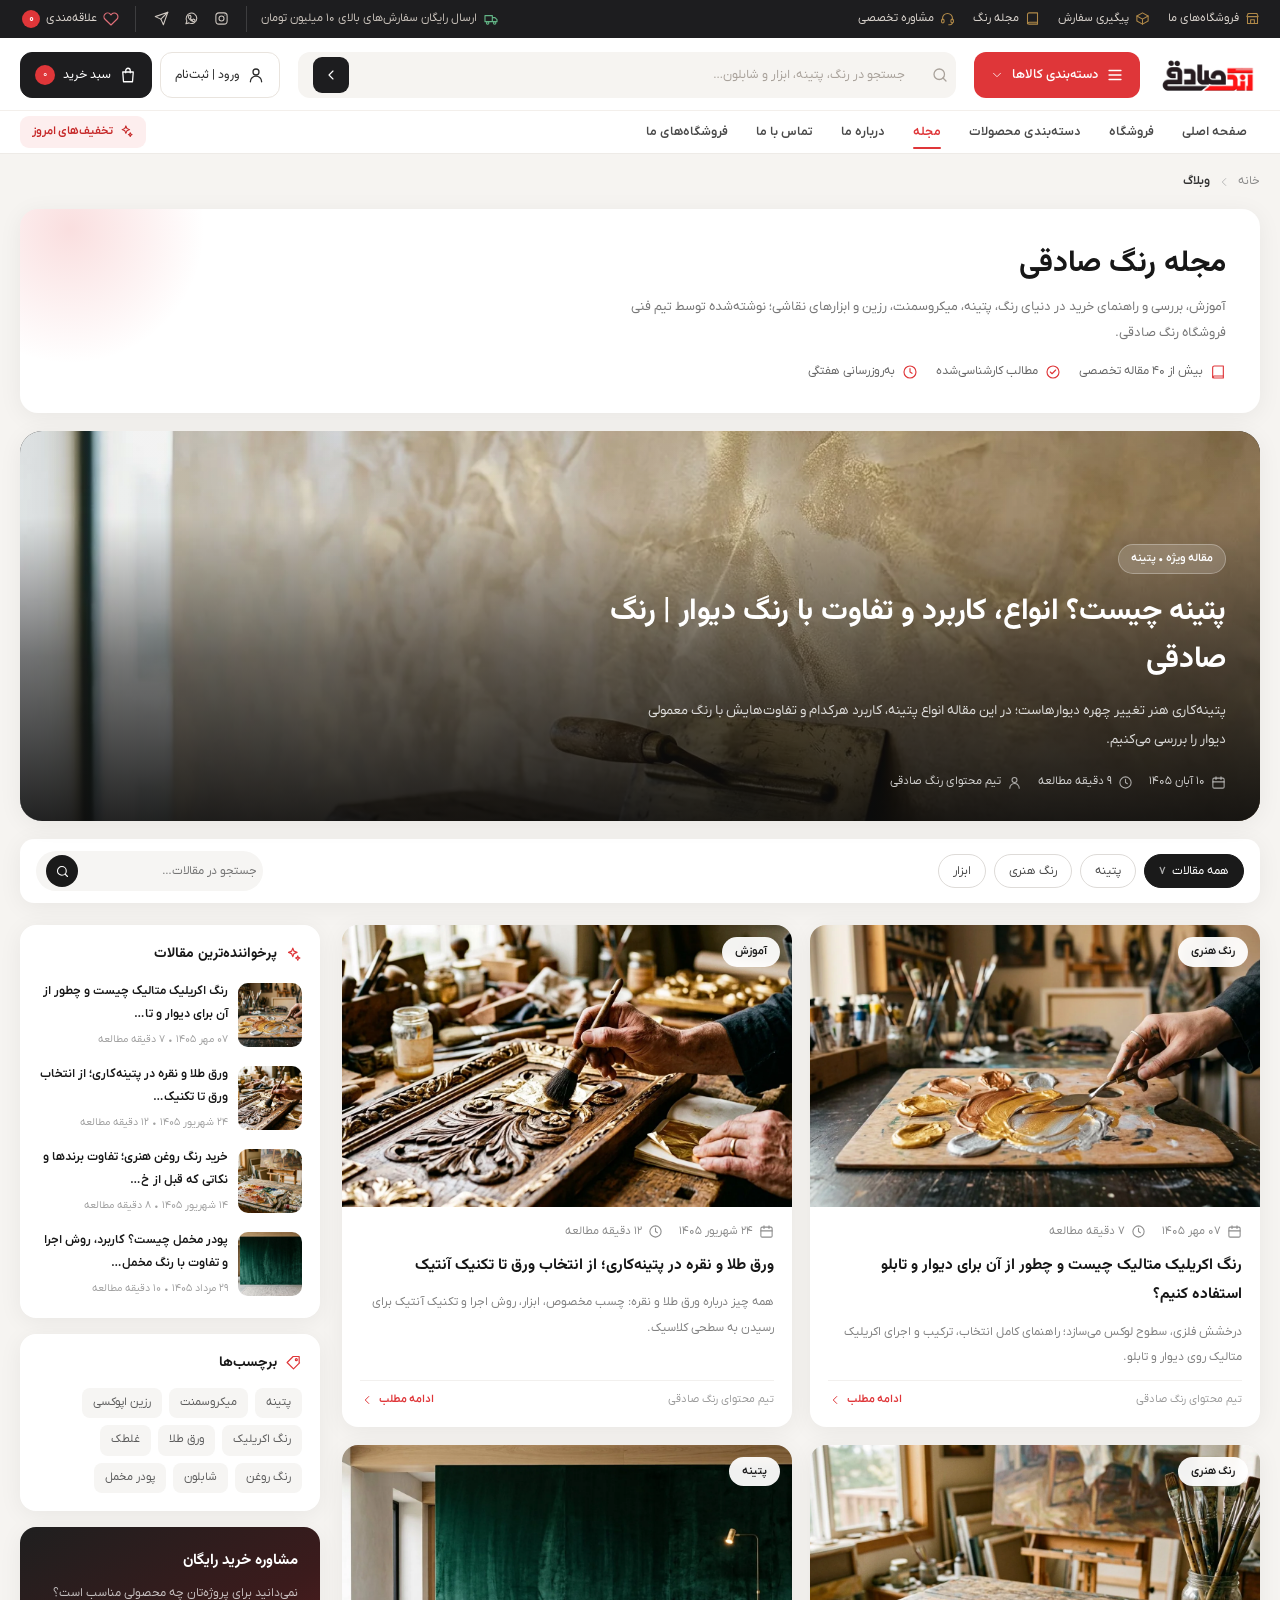
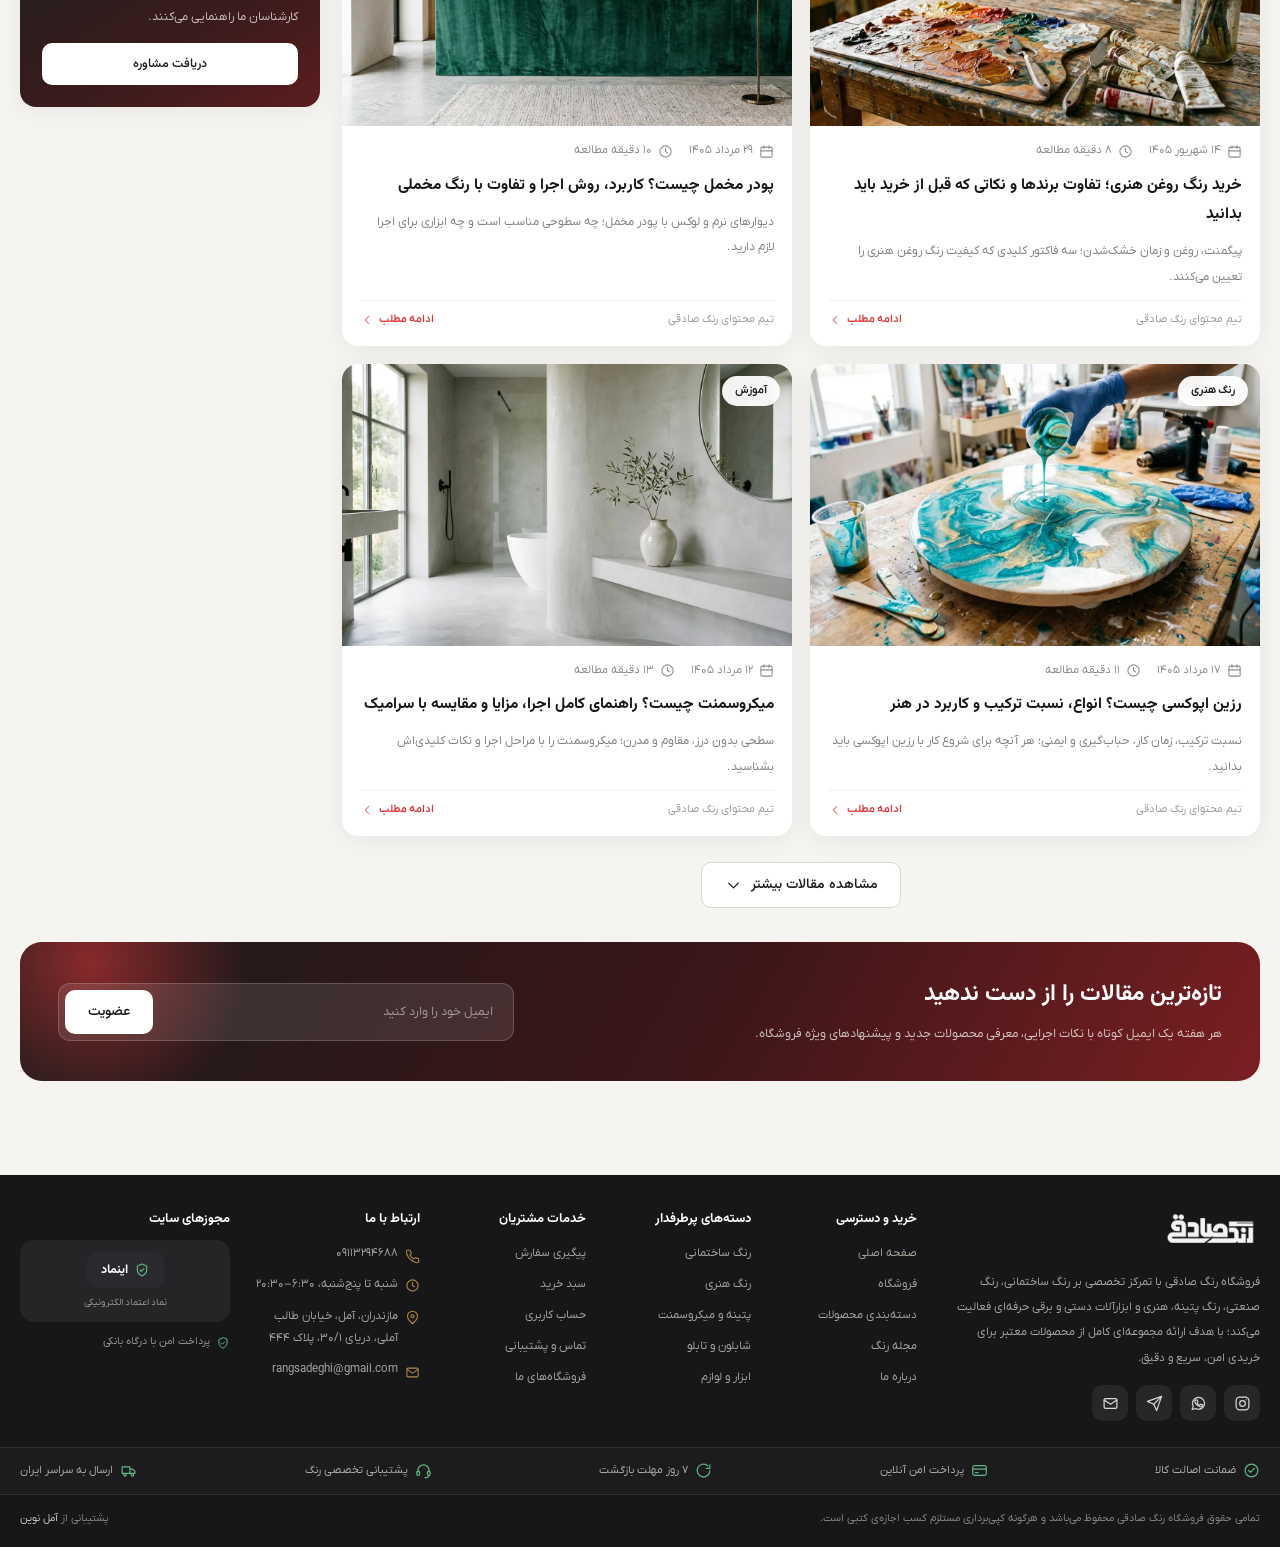
<file: blog.html>
<!doctype html>
<html lang="fa" dir="rtl">
<head>
  <meta charset="UTF-8">
  <meta name="viewport" content="width=device-width, initial-scale=1.0">
  <meta name="description" content="مجله رنگ صادقی؛ آموزش رنگ، پتینه، میکروسمنت، رزین و ابزار نقاشی.">
  <title>وبلاگ رنگ صادقی | مقالات تخصصی رنگ، پتینه و هنر</title>
  <link rel="icon" href="assets/images/logo-alt.webp" type="image/webp">
  <link rel="preload" href="assets/fonts/iranyekanx-regular.woff2" as="font" type="font/woff2" crossorigin>
  <link rel="stylesheet" href="styles.css">
  <link rel="stylesheet" href="pages.css">
  <link rel="stylesheet" href="home.css">
</head>
<body data-page="blog" class="hx-page">
  <svg class="svg-sprite" aria-hidden="true">
    <symbol id="i-menu" viewBox="0 0 24 24"><path d="M4 6h16M4 12h16M4 18h16"/></symbol>
    <symbol id="i-search" viewBox="0 0 24 24"><circle cx="11" cy="11" r="7"/><path d="m20 20-4-4"/></symbol>
    <symbol id="i-user" viewBox="0 0 24 24"><circle cx="12" cy="8" r="4"/><path d="M4.5 21a7.5 7.5 0 0 1 15 0"/></symbol>
    <symbol id="i-bag" viewBox="0 0 24 24"><path d="M5 8h14l-1 13H6L5 8Z"/><path d="M9 9V6a3 3 0 0 1 6 0v3"/></symbol>
    <symbol id="i-heart" viewBox="0 0 24 24"><path d="M20.8 4.6a5.5 5.5 0 0 0-7.8 0L12 5.7l-1.1-1.1a5.5 5.5 0 0 0-7.8 7.8L12 21l8.8-8.6a5.5 5.5 0 0 0 0-7.8Z"/></symbol>
    <symbol id="i-chevron-down" viewBox="0 0 24 24"><path d="m6 9 6 6 6-6"/></symbol>
    <symbol id="i-chevron-left" viewBox="0 0 24 24"><path d="m15 18-6-6 6-6"/></symbol>
    <symbol id="i-chevron-right" viewBox="0 0 24 24"><path d="m9 18 6-6-6-6"/></symbol>
    <symbol id="i-close" viewBox="0 0 24 24"><path d="M18 6 6 18M6 6l12 12"/></symbol>
    <symbol id="i-home" viewBox="0 0 24 24"><path d="m3 11 9-8 9 8"/><path d="M5 10v11h14V10M9 21v-7h6v7"/></symbol>
    <symbol id="i-grid" viewBox="0 0 24 24"><rect x="3" y="3" width="7" height="7" rx="1"/><rect x="14" y="3" width="7" height="7" rx="1"/><rect x="3" y="14" width="7" height="7" rx="1"/><rect x="14" y="14" width="7" height="7" rx="1"/></symbol>
    <symbol id="i-list" viewBox="0 0 24 24"><path d="M8 6h12M8 12h12M8 18h12"/><circle cx="4" cy="6" r="1"/><circle cx="4" cy="12" r="1"/><circle cx="4" cy="18" r="1"/></symbol>
    <symbol id="i-filter" viewBox="0 0 24 24"><path d="M4 6h16M7 12h10M10 18h4"/></symbol>
    <symbol id="i-arrow-up" viewBox="0 0 24 24"><path d="m18 15-6-6-6 6"/></symbol>
    <symbol id="i-plus" viewBox="0 0 24 24"><path d="M12 5v14M5 12h14"/></symbol>
    <symbol id="i-minus" viewBox="0 0 24 24"><path d="M5 12h14"/></symbol>
    <symbol id="i-trash" viewBox="0 0 24 24"><path d="M4 7h16M9 7V4h6v3M7 7l1 14h8l1-14M10 11v6M14 11v6"/></symbol>
    <symbol id="i-phone" viewBox="0 0 24 24"><path d="M22 16.9v3a2 2 0 0 1-2.2 2 19.8 19.8 0 0 1-8.6-3.1 19.4 19.4 0 0 1-6-6A19.8 19.8 0 0 1 2.1 4.2 2 2 0 0 1 4.1 2h3a2 2 0 0 1 2 1.7c.1 1 .4 2 .7 2.9a2 2 0 0 1-.5 2.1L8.1 9.9a16 16 0 0 0 6 6l1.2-1.2a2 2 0 0 1 2.1-.5c.9.3 1.9.6 2.9.7a2 2 0 0 1 1.7 2Z"/></symbol>
    <symbol id="i-clock" viewBox="0 0 24 24"><circle cx="12" cy="12" r="9"/><path d="M12 7v5l3 2"/></symbol>
    <symbol id="i-pin" viewBox="0 0 24 24"><path d="M20 10c0 5-8 12-8 12S4 15 4 10a8 8 0 1 1 16 0Z"/><circle cx="12" cy="10" r="2.5"/></symbol>
    <symbol id="i-mail" viewBox="0 0 24 24"><rect x="3" y="5" width="18" height="14" rx="2"/><path d="m3 7 9 6 9-6"/></symbol>
    <symbol id="i-send" viewBox="0 0 24 24"><path d="m22 2-7 20-4-9-9-4 20-7Z"/><path d="M22 2 11 13"/></symbol>
    <symbol id="i-play" viewBox="0 0 24 24"><circle cx="12" cy="12" r="9"/><path d="m10 8 6 4-6 4V8Z"/></symbol>
    <symbol id="i-check" viewBox="0 0 24 24"><path d="m5 12 4 4L19 6"/></symbol>
    <symbol id="i-check-circle" viewBox="0 0 24 24"><circle cx="12" cy="12" r="9"/><path d="m8 12 2.6 2.6L16 9"/></symbol>
    <symbol id="i-instagram" viewBox="0 0 24 24"><rect x="3" y="3" width="18" height="18" rx="5"/><circle cx="12" cy="12" r="4"/><circle cx="17.5" cy="6.5" r=".8" fill="currentColor" stroke="none"/></symbol>
    <symbol id="i-whatsapp" viewBox="0 0 24 24"><path d="M20.5 11.6a8.5 8.5 0 0 1-12.6 7.4L3 20.5 4.6 16A8.5 8.5 0 1 1 20.5 11.6Z"/><path d="M8.2 7.5c.3-.6.6-.6.9-.6h.7c.2 0 .4.1.5.4l.9 2c.1.3.1.5-.1.7l-.7.9c-.2.2-.2.4-.1.6.6 1.2 1.6 2.2 2.8 2.8.2.1.4.1.6-.1l.9-1c.2-.2.4-.3.7-.2l2 .9c.3.1.4.3.4.5 0 .8-.4 1.5-1.1 1.9-.6.3-1.4.5-2.2.3-1.3-.3-3.1-1.1-4.8-2.7-1.4-1.4-2.4-3-2.7-4.3-.3-1.1 0-1.7.3-2.1Z"/></symbol>
    <symbol id="i-calendar" viewBox="0 0 24 24"><rect x="3" y="5" width="18" height="16" rx="2"/><path d="M8 3v4M16 3v4M3 11h18"/></symbol>
    <symbol id="i-book" viewBox="0 0 24 24"><path d="M4 5.5A2.5 2.5 0 0 1 6.5 3H20v15H6.5A2.5 2.5 0 0 0 4 20.5Z"/><path d="M20 18v3H6.5A2.5 2.5 0 0 1 4 18.5"/></symbol>
    <symbol id="i-tag" viewBox="0 0 24 24"><path d="M20.5 12.5 12 21l-9-9 8.5-8.5H20V12Z"/><circle cx="16" cy="8" r="1.4"/></symbol>
    <symbol id="i-share" viewBox="0 0 24 24"><circle cx="18" cy="5" r="3"/><circle cx="6" cy="12" r="3"/><circle cx="18" cy="19" r="3"/><path d="m8.6 10.6 6.8-3.9M8.6 13.4l6.8 3.9"/></symbol>
    <symbol id="i-link" viewBox="0 0 24 24"><path d="M10 13a5 5 0 0 0 7 0l3-3a5 5 0 0 0-7-7l-1.5 1.5"/><path d="M14 11a5 5 0 0 0-7 0l-3 3a5 5 0 0 0 7 7L12.5 20"/></symbol>
    <symbol id="i-truck" viewBox="0 0 24 24"><path d="M3 7h11v9H3zM14 10h4l3 3v3h-7"/><circle cx="7" cy="18" r="1.8"/><circle cx="17.5" cy="18" r="1.8"/></symbol>
    <symbol id="i-shield" viewBox="0 0 24 24"><path d="M12 3 5 6v6c0 4 3 7 7 9 4-2 7-5 7-9V6Z"/><path d="m9 12 2 2 4-4"/></symbol>
    <symbol id="i-award" viewBox="0 0 24 24"><circle cx="12" cy="9" r="5"/><path d="m8.5 13.5-1.5 7 5-2.5 5 2.5-1.5-7"/></symbol>
    <symbol id="i-layers" viewBox="0 0 24 24"><path d="m12 3 9 5-9 5-9-5 9-5Z"/><path d="m3 13 9 5 9-5"/></symbol>
    <symbol id="i-globe" viewBox="0 0 24 24"><circle cx="12" cy="12" r="9"/><path d="M3 12h18M12 3a15 15 0 0 1 0 18 15 15 0 0 1 0-18Z"/></symbol>
    <symbol id="i-store" viewBox="0 0 24 24"><path d="M4 9h16v11H4z"/><path d="M3 9l2-5h14l2 5"/><path d="M9 20v-6h6v6"/></symbol>
    <symbol id="i-map" viewBox="0 0 24 24"><path d="m9 4 6 2 6-2v16l-6 2-6-2-6 2V6Z"/><path d="M9 4v16M15 6v16"/></symbol>
    <symbol id="i-sparkles" viewBox="0 0 24 24"><path d="m11 3 1.7 4.3L17 9l-4.3 1.7L11 15l-1.7-4.3L5 9l4.3-1.7Z"/><path d="m18 14 .9 2.1L21 17l-2.1.9L18 20l-.9-2.1L15 17l2.1-.9Z"/></symbol>
    <symbol id="i-palette" viewBox="0 0 24 24"><path d="M12 21a9 9 0 1 1 9-9c0 2.5-2 3-3.5 3H16a2 2 0 0 0-1.4 3.4c.6.7.2 2.6-2.6 2.6Z"/><circle cx="8" cy="10" r="1"/><circle cx="12" cy="7.5" r="1"/><circle cx="16" cy="10" r="1"/></symbol>
    <symbol id="i-quote" viewBox="0 0 24 24"><path d="M9 7H5v5h4v5H5M19 7h-4v5h4v5h-4"/></symbol>
    <symbol id="i-info" viewBox="0 0 24 24"><circle cx="12" cy="12" r="9"/><path d="M12 11v5M12 8h.01"/></symbol>
    <symbol id="i-box" viewBox="0 0 24 24"><path d="m12 3 9 5v8l-9 5-9-5V8Z"/><path d="m3 8 9 5 9-5M12 13v8"/></symbol>
    <symbol id="i-wallet" viewBox="0 0 24 24"><path d="M4 7h13a2 2 0 0 1 2 2v9a2 2 0 0 1-2 2H5a2 2 0 0 1-2-2V7a2 2 0 0 1 2-2h11"/><path d="M16 13h2"/></symbol>
    <symbol id="i-gift" viewBox="0 0 24 24"><rect x="3" y="8" width="18" height="12" rx="2"/><path d="M3 12h18M12 8v12"/><path d="M12 8S9.5 3 7.5 4.4C5.8 5.6 8 8 12 8Zm0 0s2.5-5 4.5-3.6C18.2 5.6 16 8 12 8Z"/></symbol>
    <symbol id="i-ticket" viewBox="0 0 24 24"><path d="M3 9V6h18v3a2.5 2.5 0 0 0 0 5v4H3v-4a2.5 2.5 0 0 0 0-5Z"/><path d="M13 9v1.5M13 13.5V15"/></symbol>
    <symbol id="i-logout" viewBox="0 0 24 24"><path d="M15 4h3a2 2 0 0 1 2 2v12a2 2 0 0 1-2 2h-3"/><path d="M10 8l-4 4 4 4M6 12h9"/></symbol>
    <symbol id="i-edit" viewBox="0 0 24 24"><path d="M4 20h4l10-10a2.8 2.8 0 0 0-4-4L4 16Z"/><path d="m14.5 5.5 4 4"/></symbol>
    <symbol id="i-card" viewBox="0 0 24 24"><rect x="2.5" y="5" width="19" height="14" rx="2.5"/><path d="M2.5 10h19M6 15h4"/></symbol>
    <symbol id="i-heart-hand" viewBox="0 0 24 24"><path d="M20 12c0 4-8 8-8 8s-8-4-8-8a4 4 0 0 1 8-2 4 4 0 0 1 8 2Z"/></symbol>
    <symbol id="i-eye" viewBox="0 0 24 24"><path d="M2.5 12S6 5.5 12 5.5 21.5 12 21.5 12 18 18.5 12 18.5 2.5 12 2.5 12Z"/><circle cx="12" cy="12" r="3"/></symbol>
    <symbol id="i-zoom" viewBox="0 0 24 24"><circle cx="11" cy="11" r="7"/><path d="m20 20-4-4M11 8v6M8 11h6"/></symbol>
    <symbol id="i-download" viewBox="0 0 24 24"><path d="M12 4v11m0 0-4-4m4 4 4-4"/><path d="M4 19h16"/></symbol>
    <symbol id="i-headset" viewBox="0 0 24 24"><path d="M4 14v-2a8 8 0 0 1 16 0v2"/><rect x="2.5" y="13" width="4" height="6" rx="2"/><rect x="17.5" y="13" width="4" height="6" rx="2"/><path d="M20 19a4 4 0 0 1-4 3h-2"/></symbol>
    <symbol id="i-refresh" viewBox="0 0 24 24"><path d="M21 12a9 9 0 1 1-3-6.7"/><path d="M21 4v5h-5"/></symbol>
  </svg>

  <a class="skip-link" href="#main-content">رفتن به محتوای اصلی</a>

  <header class="site-header hx-header" id="site-header">
    <!-- نوار خدمات بالای سایت -->
    <div class="hx-utility desktop-only">
      <div class="site-container hx-utility-inner">
        <nav class="hx-utility-links" aria-label="دسترسی‌های سریع">
          <a href="stores.html"><svg><use href="#i-store"/></svg>فروشگاه‌های ما</a>
          <a href="order-details.html"><svg><use href="#i-box"/></svg>پیگیری سفارش</a>
          <a href="blog.html"><svg><use href="#i-book"/></svg>مجله رنگ</a>
          <a href="contact.html"><svg><use href="#i-headset"/></svg>مشاوره تخصصی</a>
        </nav>
        <div class="hx-utility-side">
          <span class="hx-utility-note"><svg><use href="#i-truck"/></svg>ارسال رایگان سفارش‌های بالای ۱۰ میلیون تومان</span>
          <div class="social-links">
            <a href="https://www.instagram.com/rangsadeghy" target="_blank" rel="noopener" aria-label="اینستاگرام"><svg><use href="#i-instagram"/></svg></a>
            <a href="https://wa.me/989113294688" target="_blank" rel="noopener" aria-label="واتساپ"><svg><use href="#i-whatsapp"/></svg></a>
            <a href="https://t.me/rangsadeghy" target="_blank" rel="noopener" aria-label="تلگرام"><svg><use href="#i-send"/></svg></a>
          </div>
          <button class="wishlist-top" id="wishlist-top" type="button">
            <svg><use href="#i-heart"/></svg><span>علاقه‌مندی</span><b id="wishlist-count">0</b>
          </button>
        </div>
      </div>
    </div>

    <!-- هدر اصلی دسکتاپ (چسبان + فشرده‌شو) -->
    <div class="main-header desktop-only" id="main-header">
      <div class="site-container hx-main-inner">
        <a class="hx-logo" href="index.html" aria-label="فروشگاه رنگ صادقی">
          <img src="assets/images/logo.png" alt="رنگ صادقی" width="100" height="39">
        </a>

        <div class="category-nav hx-cats">
          <button class="category-button" id="category-button" type="button" aria-expanded="false">
            <svg><use href="#i-menu"/></svg>
            <span>دسته‌بندی کالاها</span>
            <svg class="down-icon"><use href="#i-chevron-down"/></svg>
          </button>
          <div class="mega-menu" id="mega-menu">
            <div class="mega-column">
              <a class="mega-title" href="categories.html">بخش هنری <svg><use href="#i-chevron-left"/></svg></a>
              <a href="shop.html?cat=art">رنگ اکریلیک</a>
              <a href="shop.html?cat=art">رنگ روغن ها</a>
              <a href="shop.html?cat=art">رزین اپوکسی هنری</a>
              <a href="shop.html?cat=art">سفالگری و مجسمه سازی</a>
              <a href="shop.html?cat=art">افکت ها</a>
              <a href="shop.html?cat=art">وارنیش و تثبیت کننده</a>
            </div>
            <div class="mega-column">
              <a class="mega-title" href="categories.html">پتینه <svg><use href="#i-chevron-left"/></svg></a>
              <a href="shop.html?cat=patina">تکسچر ها</a>
              <a href="shop.html?cat=patina">میکروسمنت</a>
              <a href="shop.html?cat=patina">رنگ های دکوراتیو</a>
              <a href="shop.html?cat=patina">ورق ها</a>
              <a href="categories.html">تثبیت کننده ها</a>
            </div>
            <div class="mega-column">
              <a class="mega-title" href="categories.html">ابزار ها <svg><use href="#i-chevron-left"/></svg></a>
              <a href="shop.html?cat=tools">غلطک</a>
              <a href="shop.html?cat=tools">قلم</a>
              <a href="shop.html?cat=tools">لیسه و کاردک</a>
              <a href="categories.html">ماله</a>
              <a href="shop.html?cat=tools">سنباده ها</a>
            </div>
            <div class="mega-column">
              <a class="mega-title" href="categories.html">شابلون و تابلو <svg><use href="#i-chevron-left"/></svg></a>
              <a href="shop.html?cat=stencil">شابلون</a>
              <a href="shop.html?cat=stencil">ماندالا</a>
              <a href="shop.html?cat=stencil">داماسک</a>
              <a href="categories.html">بوم ها</a>
              <a href="categories.html">بیس های چوبی</a>
            </div>
            <div class="mega-highlight">
              <span class="mega-highlight-tag"><svg><use href="#i-sparkles"/></svg>پیشنهاد هفته</span>
              <b>تا ۳۵٪ تخفیف روی رنگ‌های ساختمانی</b>
              <a class="btn btn-primary btn-sm" href="shop.html?sale=1">مشاهده تخفیف‌ها</a>
            </div>
          </div>
        </div>

        <div class="search-box hx-search">
          <form class="search-form" data-search-form>
            <span class="hx-search-icon"><svg><use href="#i-search"/></svg></span>
            <input type="search" placeholder="جستجو در رنگ، پتینه، ابزار و شابلون…" aria-label="جستجوی محصولات" autocomplete="off">
            <button type="submit" aria-label="جستجو"><svg><use href="#i-chevron-left"/></svg></button>
          </form>
          <div class="search-results"></div>
        </div>

        <div class="header-tools hx-tools">
          <button class="hx-tool account-button" type="button" aria-label="ورود یا ثبت نام">
            <svg><use href="#i-user"/></svg><span>ورود | ثبت‌نام</span>
          </button>
          <button class="hx-tool hx-tool-cart cart-button" type="button" aria-label="سبد خرید">
            <svg><use href="#i-bag"/></svg><span>سبد خرید</span><span class="cart-count">0</span>
          </button>
        </div>
      </div>

      <div class="hx-navbar">
        <div class="site-container hx-navbar-inner">
          <nav class="main-nav" aria-label="منوی اصلی">
            <a href="index.html">صفحه اصلی</a>
            <a href="shop.html">فروشگاه</a>
            <a href="categories.html">دسته‌بندی محصولات</a>
            <a class="active" href="blog.html">مجله</a>
            <a href="about.html">درباره ما</a>
            <a href="contact.html">تماس با ما</a>
            <a href="stores.html">فروشگاه‌های ما</a>
          </nav>
          <a class="hx-nav-deal" href="shop.html?sale=1"><svg><use href="#i-sparkles"/></svg>تخفیف‌های امروز</a>
        </div>
      </div>
    </div>

    <!-- هدر موبایل -->
    <div class="mobile-header mobile-only">
      <div class="hx-mobile-top">
        <button class="mobile-menu-button" type="button" aria-label="باز کردن منو"><svg><use href="#i-menu"/></svg></button>
        <a href="index.html" class="mobile-logo"><img src="assets/images/logo-alt.webp" alt="رنگ صادقی"></a>
        <a class="hx-mobile-store" href="stores.html" aria-label="فروشگاه‌ها"><svg><use href="#i-store"/></svg></a>
      </div>
      <div class="search-box mobile-search">
        <form class="search-form" data-search-form>
          <input type="search" placeholder="جستجوی محصولات" aria-label="جستجوی محصولات" autocomplete="off">
          <button type="submit" aria-label="جستجو"><svg><use href="#i-search"/></svg></button>
        </form>
        <div class="search-results"></div>
      </div>
      <button class="hx-hidden-cart cart-button" type="button" aria-label="سبد خرید"><svg><use href="#i-bag"/></svg><span class="cart-count">0</span></button>
    </div>
  </header>
  <main class="page-main" id="main-content">
    <div class="page-container">
      <nav class="breadcrumb" aria-label="مسیر صفحه">
        <a href="index.html">خانه</a><svg><use href="#i-chevron-left"/></svg><span class="current">وبلاگ</span>
      </nav>

      <div class="blog-top">
        <header class="page-head" style="margin-top:0">
          <h1>مجله رنگ صادقی</h1>
          <p>آموزش، بررسی و راهنمای خرید در دنیای رنگ، پتینه، میکروسمنت، رزین و ابزارهای نقاشی؛ نوشته‌شده توسط تیم فنی فروشگاه رنگ صادقی.</p>
          <div class="head-meta">
            <span><svg><use href="#i-book"/></svg>بیش از ۴۰ مقاله تخصصی</span>
            <span><svg><use href="#i-check-circle"/></svg>مطالب کارشناسی‌شده</span>
            <span><svg><use href="#i-clock"/></svg>به‌روزرسانی هفتگی</span>
          </div>
        </header>

        <article class="featured-post">
          <img src="assets/images/blog/patina.webp" alt="پتینه چیست؟ انواع، کاربرد و تفاوت با رنگ دیوار | رنگ صادقی" fetchpriority="high">
          <div class="featured-body">
            <span class="post-cat">مقاله ویژه • پتینه</span>
            <h2><a href="blog-single.html">پتینه چیست؟ انواع، کاربرد و تفاوت با رنگ دیوار | رنگ صادقی</a></h2>
            <p>پتینه‌کاری هنر تغییر چهره دیوارهاست؛ در این مقاله انواع پتینه، کاربرد هرکدام و تفاوت‌هایش با رنگ معمولی دیوار را بررسی می‌کنیم.</p>
            <div class="post-meta">
              <span><svg><use href="#i-calendar"/></svg>۱۰ آبان ۱۴۰۵</span>
              <span><svg><use href="#i-clock"/></svg>۹ دقیقه مطالعه</span>
              <span><svg><use href="#i-user"/></svg>تیم محتوای رنگ صادقی</span>
            </div>
          </div>
        </article>

        <div class="blog-filterbar">
          <div class="chip-row">
            <button class="chip active" type="button" data-blog-filter="all">همه مقالات <b><span id="blog-result-count">۸</span></b></button>
            <button class="chip" type="button" data-blog-filter="patina">پتینه</button>
            <button class="chip" type="button" data-blog-filter="art">رنگ هنری</button>
            <button class="chip" type="button" data-blog-filter="tools">ابزار</button>
          </div>
          <div class="blog-search">
            <input id="blog-search-input" type="search" placeholder="جستجو در مقالات…" aria-label="جستجو در مقالات">
            <button type="button" aria-label="جستجو"><svg><use href="#i-search"/></svg></button>
          </div>
        </div>
      </div>

      <div class="blog-layout">
        <div>
          <div class="blog-grid" id="blog-grid">
            <article class="post-card" data-tags="art">
              <div class="post-card-media">
                <a href="blog-single.html"><img src="assets/images/blog/metallic.webp" alt="رنگ اکریلیک متالیک چیست و چطور از آن برای دیوار و تابلو استفاده کنیم؟" loading="lazy"></a>
                <span class="post-cat">رنگ هنری</span>
              </div>
              <div class="post-card-body">
                <div class="post-meta dark">
                  <span><svg><use href="#i-calendar"/></svg>۰۷ مهر ۱۴۰۵</span>
                  <span><svg><use href="#i-clock"/></svg>۷ دقیقه مطالعه</span>
                </div>
                <h3><a href="blog-single.html">رنگ اکریلیک متالیک چیست و چطور از آن برای دیوار و تابلو استفاده کنیم؟</a></h3>
                <p>درخشش فلزی، سطوح لوکس می‌سازد؛ راهنمای کامل انتخاب، ترکیب و اجرای اکریلیک متالیک روی دیوار و تابلو.</p>
                <div class="post-card-foot">
                  <span>تیم محتوای رنگ صادقی</span>
                  <a class="read" href="blog-single.html">ادامه مطلب <svg><use href="#i-chevron-left"/></svg></a>
                </div>
              </div>
            </article>
            <article class="post-card" data-tags="patina">
              <div class="post-card-media">
                <a href="blog-single.html"><img src="assets/images/blog/gold-leaf.webp" alt="ورق طلا و نقره در پتینه‌کاری؛ از انتخاب ورق تا تکنیک آنتیک" loading="lazy"></a>
                <span class="post-cat">آموزش</span>
              </div>
              <div class="post-card-body">
                <div class="post-meta dark">
                  <span><svg><use href="#i-calendar"/></svg>۲۴ شهریور ۱۴۰۵</span>
                  <span><svg><use href="#i-clock"/></svg>۱۲ دقیقه مطالعه</span>
                </div>
                <h3><a href="blog-single.html">ورق طلا و نقره در پتینه‌کاری؛ از انتخاب ورق تا تکنیک آنتیک</a></h3>
                <p>همه چیز درباره ورق طلا و نقره: چسب مخصوص، ابزار، روش اجرا و تکنیک آنتیک برای رسیدن به سطحی کلاسیک.</p>
                <div class="post-card-foot">
                  <span>تیم محتوای رنگ صادقی</span>
                  <a class="read" href="blog-single.html">ادامه مطلب <svg><use href="#i-chevron-left"/></svg></a>
                </div>
              </div>
            </article>
            <article class="post-card" data-tags="art">
              <div class="post-card-media">
                <a href="blog-single.html"><img src="assets/images/blog/oil-paint.webp" alt="خرید رنگ روغن هنری؛ تفاوت برندها و نکاتی که قبل از خرید باید بدانید" loading="lazy"></a>
                <span class="post-cat">رنگ هنری</span>
              </div>
              <div class="post-card-body">
                <div class="post-meta dark">
                  <span><svg><use href="#i-calendar"/></svg>۱۴ شهریور ۱۴۰۵</span>
                  <span><svg><use href="#i-clock"/></svg>۸ دقیقه مطالعه</span>
                </div>
                <h3><a href="blog-single.html">خرید رنگ روغن هنری؛ تفاوت برندها و نکاتی که قبل از خرید باید بدانید</a></h3>
                <p>پیگمنت، روغن و زمان خشک‌شدن؛ سه فاکتور کلیدی که کیفیت رنگ روغن هنری را تعیین می‌کنند.</p>
                <div class="post-card-foot">
                  <span>تیم محتوای رنگ صادقی</span>
                  <a class="read" href="blog-single.html">ادامه مطلب <svg><use href="#i-chevron-left"/></svg></a>
                </div>
              </div>
            </article>
            <article class="post-card" data-tags="patina">
              <div class="post-card-media">
                <a href="blog-single.html"><img src="assets/images/blog/velvet.webp" alt="پودر مخمل چیست؟ کاربرد، روش اجرا و تفاوت با رنگ مخملی" loading="lazy"></a>
                <span class="post-cat">پتینه</span>
              </div>
              <div class="post-card-body">
                <div class="post-meta dark">
                  <span><svg><use href="#i-calendar"/></svg>۲۹ مرداد ۱۴۰۵</span>
                  <span><svg><use href="#i-clock"/></svg>۱۰ دقیقه مطالعه</span>
                </div>
                <h3><a href="blog-single.html">پودر مخمل چیست؟ کاربرد، روش اجرا و تفاوت با رنگ مخملی</a></h3>
                <p>دیوارهای نرم و لوکس با پودر مخمل؛ چه سطوحی مناسب است و چه ابزاری برای اجرا لازم دارید.</p>
                <div class="post-card-foot">
                  <span>تیم محتوای رنگ صادقی</span>
                  <a class="read" href="blog-single.html">ادامه مطلب <svg><use href="#i-chevron-left"/></svg></a>
                </div>
              </div>
            </article>
            <article class="post-card" data-tags="art">
              <div class="post-card-media">
                <a href="blog-single.html"><img src="assets/images/blog/epoxy.webp" alt="رزین اپوکسی چیست؟ انواع، نسبت ترکیب و کاربرد در هنر" loading="lazy"></a>
                <span class="post-cat">رنگ هنری</span>
              </div>
              <div class="post-card-body">
                <div class="post-meta dark">
                  <span><svg><use href="#i-calendar"/></svg>۱۷ مرداد ۱۴۰۵</span>
                  <span><svg><use href="#i-clock"/></svg>۱۱ دقیقه مطالعه</span>
                </div>
                <h3><a href="blog-single.html">رزین اپوکسی چیست؟ انواع، نسبت ترکیب و کاربرد در هنر</a></h3>
                <p>نسبت ترکیب، زمان کار، حباب‌گیری و ایمنی؛ هر آنچه برای شروع کار با رزین اپوکسی باید بدانید.</p>
                <div class="post-card-foot">
                  <span>تیم محتوای رنگ صادقی</span>
                  <a class="read" href="blog-single.html">ادامه مطلب <svg><use href="#i-chevron-left"/></svg></a>
                </div>
              </div>
            </article>
            <article class="post-card" data-tags="patina">
              <div class="post-card-media">
                <a href="blog-single.html"><img src="assets/images/blog/microcement.webp" alt="میکروسمنت چیست؟ راهنمای کامل اجرا، مزایا و مقایسه با سرامیک" loading="lazy"></a>
                <span class="post-cat">آموزش</span>
              </div>
              <div class="post-card-body">
                <div class="post-meta dark">
                  <span><svg><use href="#i-calendar"/></svg>۱۲ مرداد ۱۴۰۵</span>
                  <span><svg><use href="#i-clock"/></svg>۱۳ دقیقه مطالعه</span>
                </div>
                <h3><a href="blog-single.html">میکروسمنت چیست؟ راهنمای کامل اجرا، مزایا و مقایسه با سرامیک</a></h3>
                <p>سطحی بدون درز، مقاوم و مدرن؛ میکروسمنت را با مراحل اجرا و نکات کلیدی‌اش بشناسید.</p>
                <div class="post-card-foot">
                  <span>تیم محتوای رنگ صادقی</span>
                  <a class="read" href="blog-single.html">ادامه مطلب <svg><use href="#i-chevron-left"/></svg></a>
                </div>
              </div>
            </article>
            <article class="post-card" data-tags="tools">
              <div class="post-card-media">
                <a href="blog-single.html"><img src="assets/images/blog/tools.webp" alt="غلطک یا قلم‌مو؟ مقایسه کامل برای نقاشی ساختمان" loading="lazy"></a>
                <span class="post-cat">ابزار</span>
              </div>
              <div class="post-card-body">
                <div class="post-meta dark">
                  <span><svg><use href="#i-calendar"/></svg>۰۸ تیر ۱۴۰۵</span>
                  <span><svg><use href="#i-clock"/></svg>۶ دقیقه مطالعه</span>
                </div>
                <h3><a href="blog-single.html">غلطک یا قلم‌مو؟ مقایسه کامل برای نقاشی ساختمان</a></h3>
                <p>انتخاب ابزار درست، کیفیت نهایی کار را تعیین می‌کند؛ مقایسه غلطک و قلم‌مو در سطوح مختلف.</p>
                <div class="post-card-foot">
                  <span>تیم محتوای رنگ صادقی</span>
                  <a class="read" href="blog-single.html">ادامه مطلب <svg><use href="#i-chevron-left"/></svg></a>
                </div>
              </div>
            </article>
          </div>
          <div class="empty-state" id="blog-empty" style="display:none;margin-top:16px">
            <svg><use href="#i-search"/></svg>
            <h3>مقاله‌ای با این عبارت پیدا نشد</h3>
            <p>عبارت دیگری را جستجو کنید یا دسته‌بندی‌ها را تغییر دهید.</p>
          </div>
          <div class="load-more-wrap">
            <button class="btn btn-outline" type="button" id="load-more" data-limit="6">مشاهده مقالات بیشتر <svg><use href="#i-chevron-down"/></svg></button>
          </div>
        </div>

        <aside class="blog-side" aria-label="ستون کنار وبلاگ">
          <section class="side-card">
            <h3><svg><use href="#i-sparkles"/></svg>پرخواننده‌ترین مقالات</h3>
            <div class="side-posts">
              <a class="side-post" href="blog-single.html">
                <img src="assets/images/blog/metallic.webp" alt="رنگ اکریلیک متالیک چیست و چطور از آن برای دیوار و تابلو استفاده کنیم؟" loading="lazy">
                <div><strong>رنگ اکریلیک متالیک چیست و چطور از آن برای دیوار و تا…</strong><span>۰۷ مهر ۱۴۰۵ • ۷ دقیقه مطالعه</span></div>
              </a>              <a class="side-post" href="blog-single.html">
                <img src="assets/images/blog/gold-leaf.webp" alt="ورق طلا و نقره در پتینه‌کاری؛ از انتخاب ورق تا تکنیک آنتیک" loading="lazy">
                <div><strong>ورق طلا و نقره در پتینه‌کاری؛ از انتخاب ورق تا تکنیک…</strong><span>۲۴ شهریور ۱۴۰۵ • ۱۲ دقیقه مطالعه</span></div>
              </a>              <a class="side-post" href="blog-single.html">
                <img src="assets/images/blog/oil-paint.webp" alt="خرید رنگ روغن هنری؛ تفاوت برندها و نکاتی که قبل از خرید باید بدانید" loading="lazy">
                <div><strong>خرید رنگ روغن هنری؛ تفاوت برندها و نکاتی که قبل از خ…</strong><span>۱۴ شهریور ۱۴۰۵ • ۸ دقیقه مطالعه</span></div>
              </a>              <a class="side-post" href="blog-single.html">
                <img src="assets/images/blog/velvet.webp" alt="پودر مخمل چیست؟ کاربرد، روش اجرا و تفاوت با رنگ مخملی" loading="lazy">
                <div><strong>پودر مخمل چیست؟ کاربرد، روش اجرا و تفاوت با رنگ مخمل…</strong><span>۲۹ مرداد ۱۴۰۵ • ۱۰ دقیقه مطالعه</span></div>
              </a>
            </div>
          </section>

          <section class="side-card">
            <h3><svg><use href="#i-tag"/></svg>برچسب‌ها</h3>
            <div class="tag-cloud">
              <a href="blog.html">پتینه</a><a href="blog.html">میکروسمنت</a><a href="blog.html">رزین اپوکسی</a>
              <a href="blog.html">رنگ اکریلیک</a><a href="blog.html">ورق طلا</a><a href="blog.html">غلطک</a>
              <a href="blog.html">رنگ روغن</a><a href="blog.html">شابلون</a><a href="blog.html">پودر مخمل</a>
            </div>
          </section>

          <section class="side-cta">
            <h3>مشاوره خرید رایگان</h3>
            <p>نمی‌دانید برای پروژه‌تان چه محصولی مناسب است؟ کارشناسان ما راهنمایی می‌کنند.</p>
            <a class="btn" href="contact.html">دریافت مشاوره</a>
          </section>
        </aside>
      </div>

      <section class="newsletter">
        <div>
          <h2>تازه‌ترین مقالات را از دست ندهید</h2>
          <p>هر هفته یک ایمیل کوتاه با نکات اجرایی، معرفی محصولات جدید و پیشنهادهای ویژه فروشگاه.</p>
        </div>
        <form data-newsletter>
          <input type="email" placeholder="ایمیل خود را وارد کنید" aria-label="ایمیل" required>
          <button class="btn" type="submit">عضویت</button>
        </form>
      </section>
    </div>
  </main>

  <footer class="site-footer hx-footer">
    <div class="hx-footer-top">
      <div class="site-container hx-footer-top-inner">
        <section class="hx-footer-brand">
          <a class="hx-footer-logo" href="index.html"><img src="assets/images/logo.png" alt="فروشگاه رنگ صادقی" loading="lazy"></a>
          <p>فروشگاه رنگ صادقی با تمرکز تخصصی بر رنگ ساختمانی، رنگ صنعتی، رنگ پتینه، هنری و ابزارآلات دستی و برقی حرفه‌ای فعالیت می‌کند؛ با هدف ارائه مجموعه‌ای کامل از محصولات معتبر برای خریدی امن، سریع و دقیق.</p>
          <div class="hx-footer-social">
            <a href="https://www.instagram.com/rangsadeghy" target="_blank" rel="noopener" aria-label="اینستاگرام"><svg><use href="#i-instagram"/></svg></a>
            <a href="https://wa.me/989113294688" target="_blank" rel="noopener" aria-label="واتساپ"><svg><use href="#i-whatsapp"/></svg></a>
            <a href="https://t.me/rangsadeghy" target="_blank" rel="noopener" aria-label="تلگرام"><svg><use href="#i-send"/></svg></a>
            <a href="mailto:rangsadeghi@gmail.com" aria-label="ایمیل"><svg><use href="#i-mail"/></svg></a>
          </div>
        </section>

        <div class="hx-footer-cols">
          <section>
            <h3>خرید و دسترسی</h3>
            <a href="index.html">صفحه اصلی</a>
            <a href="shop.html">فروشگاه</a>
            <a href="categories.html">دسته‌بندی محصولات</a>
            <a href="blog.html">مجله رنگ</a>
            <a href="about.html">درباره ما</a>
          </section>
          <section>
            <h3>دسته‌های پرطرفدار</h3>
            <a href="shop.html?cat=building">رنگ ساختمانی</a>
            <a href="shop.html?cat=art">رنگ هنری</a>
            <a href="shop.html?cat=patina">پتینه و میکروسمنت</a>
            <a href="shop.html?cat=stencil">شابلون و تابلو</a>
            <a href="shop.html?cat=tools">ابزار و لوازم</a>
          </section>
          <section>
            <h3>خدمات مشتریان</h3>
            <a href="order-details.html">پیگیری سفارش</a>
            <a href="cart.html">سبد خرید</a>
            <a href="account.html">حساب کاربری</a>
            <a href="contact.html">تماس و پشتیبانی</a>
            <a href="stores.html">فروشگاه‌های ما</a>
          </section>
          <section class="hx-footer-contact">
            <h3>ارتباط با ما</h3>
            <a href="tel:09113294688"><svg><use href="#i-phone"/></svg><span><bdo dir="ltr">۰۹۱۱۳۲۹۴۶۸۸</bdo></span></a>
            <p><svg><use href="#i-clock"/></svg><span class="hx-nowrap">شنبه تا پنج‌شنبه، ۶:۳۰–۲۰:۳۰</span></p>
            <p><svg><use href="#i-pin"/></svg><span>مازندران، آمل، خیابان طالب آملی، دریای ۳۰/۱، پلاک ۴۴۴</span></p>
            <a href="mailto:rangsadeghi@gmail.com"><svg><use href="#i-mail"/></svg><span>rangsadeghi@gmail.com</span></a>
          </section>
        </div>

        <aside class="hx-footer-license">
          <h3>مجوزهای سایت</h3>
          <a class="enamad" href="https://trustseal.enamad.ir/?id=574425&amp;Code=e8HImAQ72k1oH8npkUuHCXT0c1OmYjHr" target="_blank" rel="noopener" aria-label="نماد اعتماد الکترونیکی">
            <span class="enamad-mark"><svg><use href="#i-shield"/></svg>اینماد</span><small>نماد اعتماد الکترونیکی</small>
          </a>
          <span class="hx-license-note"><svg><use href="#i-shield"/></svg>پرداخت امن با درگاه بانکی</span>
        </aside>
      </div>
    </div>

    <div class="hx-footer-trust">
      <div class="site-container hx-trust-inner">
        <span><svg><use href="#i-check-circle"/></svg>ضمانت اصالت کالا</span>
        <span><svg><use href="#i-card"/></svg>پرداخت امن آنلاین</span>
        <span><svg><use href="#i-refresh"/></svg>۷ روز مهلت بازگشت</span>
        <span><svg><use href="#i-headset"/></svg>پشتیبانی تخصصی رنگ</span>
        <span><svg><use href="#i-truck"/></svg>ارسال به سراسر ایران</span>
      </div>
    </div>

    <div class="hx-footer-bottom">
      <div class="site-container hx-footer-bottom-inner">
        <p>تمامی حقوق فروشگاه رنگ صادقی محفوظ می‌باشد و هرگونه کپی‌برداری مستلزم کسب اجازه‌ی کتبی است.</p>
        <p>پشتیبانی از <a href="https://amolnovin.ir/" target="_blank" rel="noopener">آمل نوین</a></p>
      </div>
    </div>
  </footer>
  <button class="back-to-top" id="back-to-top" type="button" aria-label="بازگشت به بالا"><svg><use href="#i-arrow-up"/></svg></button>

  <nav class="mobile-toolbar mobile-only" aria-label="دسترسی سریع">
    <a href="index.html" class="toolbar-home active" aria-current="page"><svg><use href="#i-home"/></svg><span>خانه</span></a>
    <a href="shop.html" class="toolbar-shop"><svg><use href="#i-grid"/></svg><span>فروشگاه</span></a>
    <button class="mobile-menu-button" type="button"><svg><use href="#i-menu"/></svg><span>منو</span></button>
    <a href="cart.html" class="toolbar-cart"><span class="toolbar-icon"><svg><use href="#i-bag"/></svg><b class="cart-count">0</b></span><span>سبد خرید</span></a>
    <a href="account.html" class="toolbar-account"><svg><use href="#i-user"/></svg><span>حساب کاربری</span></a>
  </nav>

  <div class="page-overlay" id="page-overlay"></div>

  <aside class="side-drawer mobile-menu-drawer" id="mobile-menu-drawer" aria-hidden="true" aria-label="منوی موبایل">
    <div class="drawer-heading"><img src="assets/images/logo.png" alt="رنگ صادقی"><button class="drawer-close" type="button" aria-label="بستن"><svg><use href="#i-close"/></svg></button></div>
    <div class="mobile-drawer-tabs"><button class="active" type="button">منو</button><button type="button" id="drawer-categories-tab">دسته بندی ها</button></div>
    <nav class="mobile-drawer-nav">
      <a href="index.html">صفحه اصلی</a><a href="shop.html">فروشگاه</a><a href="categories.html">دسته بندی محصولات</a><a href="blog.html">بلاگ</a><a href="about.html">درباره ما</a><a href="contact.html">تماس با ما</a><a href="stores.html">فروشگاه های ما</a>
    </nav>
    <div class="mobile-drawer-categories" id="mobile-drawer-categories">
      <details><summary>بخش هنری <svg><use href="#i-chevron-down"/></svg></summary><a href="shop.html?cat=art">رنگ اکریلیک</a><a href="shop.html?cat=art">رنگ روغن ها</a><a href="shop.html?cat=art">رزین اپوکسی</a><a href="shop.html?cat=art">سفالگری و مجسمه سازی</a></details>
      <details><summary>پتینه <svg><use href="#i-chevron-down"/></svg></summary><a href="shop.html?cat=patina">تکسچر ها</a><a href="shop.html?cat=patina">میکروسمنت</a><a href="shop.html?cat=patina">رنگ های دکوراتیو</a></details>
      <details><summary>ابزار ها <svg><use href="#i-chevron-down"/></svg></summary><a href="shop.html?cat=tools">قلم</a><a href="shop.html?cat=tools">غلطک</a><a href="shop.html?cat=tools">لیسه و کاردک</a></details>
      <details><summary>شابلون و تابلو <svg><use href="#i-chevron-down"/></svg></summary><a href="shop.html?cat=stencil">شابلون</a><a href="categories.html">بوم ها</a></details>
    </div>
  </aside>

  <aside class="side-drawer cart-drawer" id="cart-drawer" aria-hidden="true" aria-label="سبد خرید">
    <div class="drawer-heading"><h2>سبد خرید</h2><button class="drawer-close" type="button" aria-label="بستن"><svg><use href="#i-close"/></svg></button></div>
    <div class="cart-items" id="cart-items"></div>
    <div class="cart-footer">
      <div class="cart-total"><span>جمع سبد خرید</span><strong id="cart-total">0 تومان</strong></div>
      <button type="button" class="checkout-button" id="checkout-button">تسویه حساب</button>
      <button type="button" class="continue-shopping drawer-close">ادامه خرید</button>
    </div>
  </aside>

  <section class="modal" id="quick-modal" role="dialog" aria-modal="true" aria-hidden="true" aria-label="مشاهده سریع محصول">
    <button class="modal-close" type="button" aria-label="بستن"><svg><use href="#i-close"/></svg></button>
    <div id="quick-modal-content"></div>
  </section>

  <section class="modal login-modal" id="login-modal" role="dialog" aria-modal="true" aria-hidden="true" aria-label="ورود به حساب کاربری">
    <button class="modal-close" type="button" aria-label="بستن"><svg><use href="#i-close"/></svg></button>
    <img src="assets/images/logo.png" alt="رنگ صادقی" width="110">
    <h2>ورود | ثبت نام</h2>
    <p>برای ورود یا ثبت نام، شماره موبایل خود را وارد کنید.</p>
    <form id="login-form"><label for="mobile-number">شماره موبایل</label><input id="mobile-number" inputmode="numeric" placeholder="مثلاً 09123456789" required pattern="09[0-9]{9}"><button type="submit">دریافت کد تایید</button></form>
  </section>

  <div class="toast" id="toast" role="status" aria-live="polite"><svg><use href="#i-check"/></svg><span></span></div>
  <script src="app.js"></script>
  <script src="pages.js"></script>
</body>
</html>
</file>
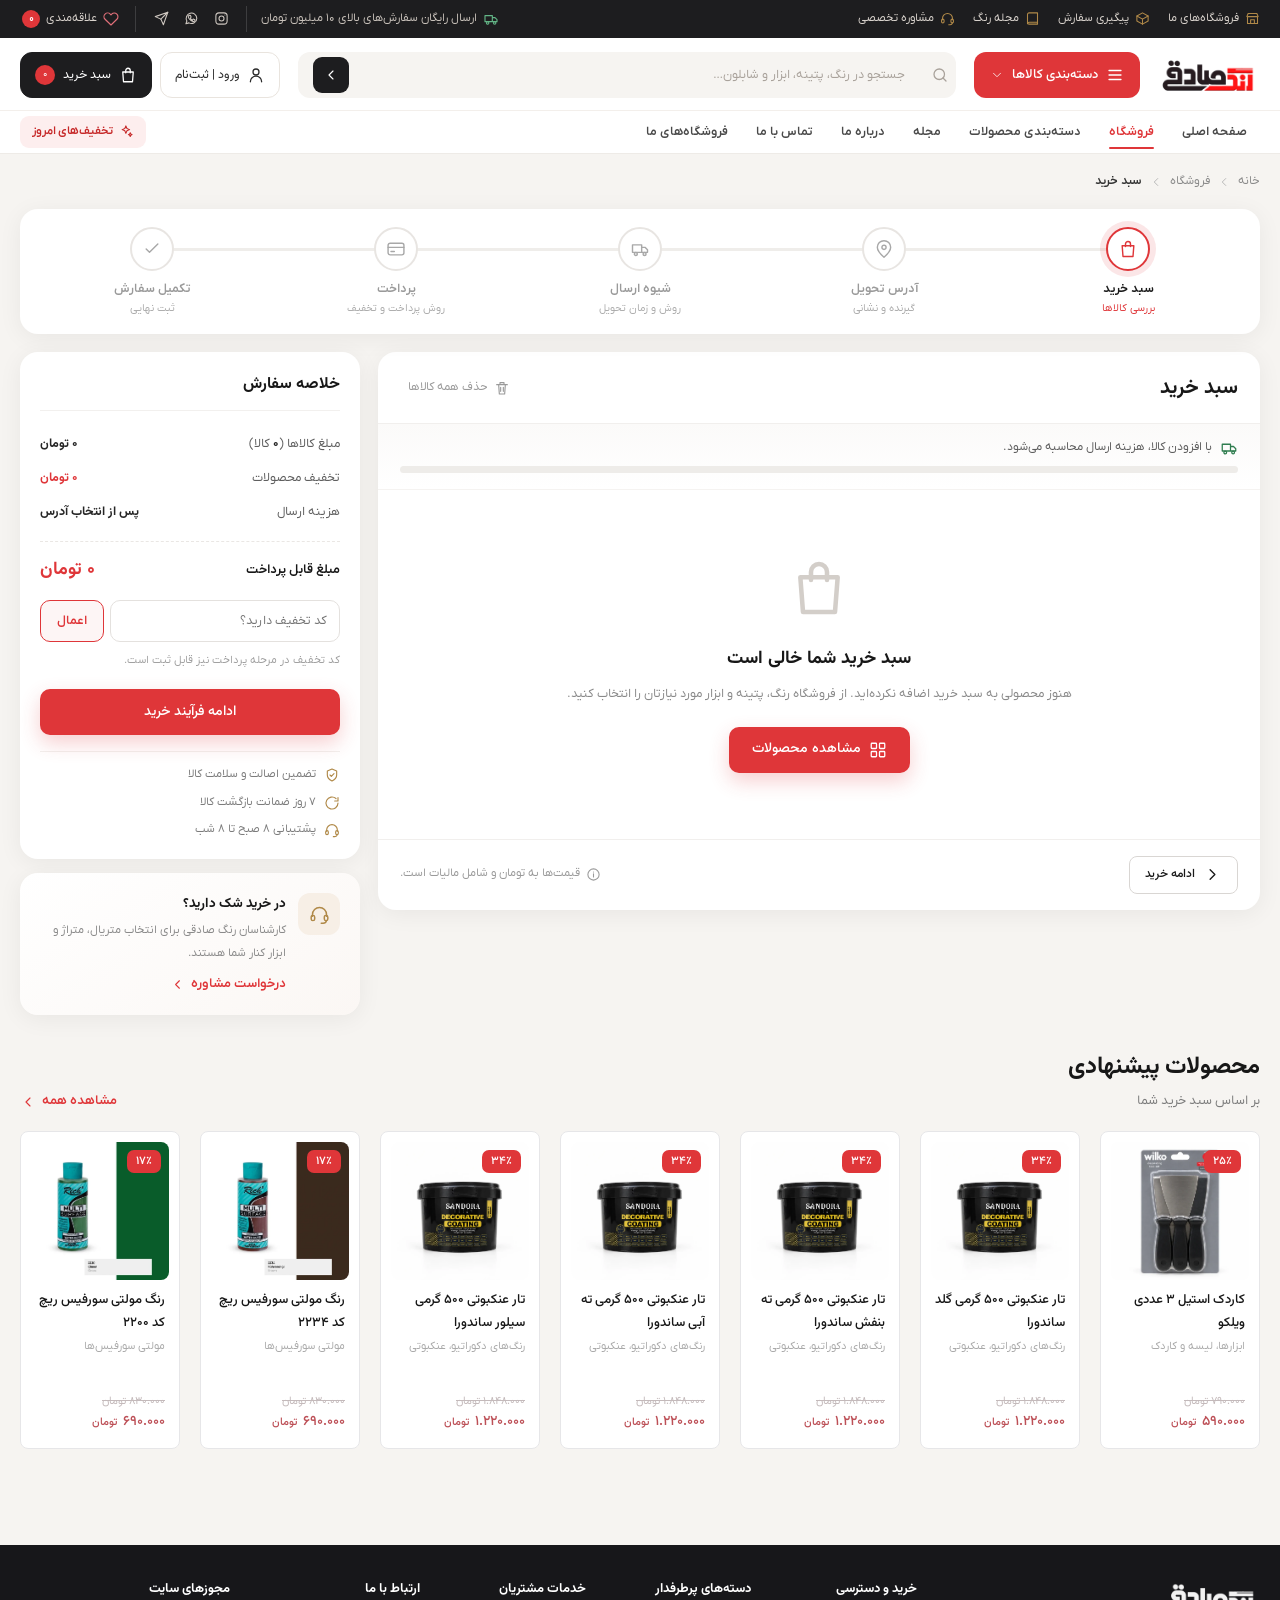
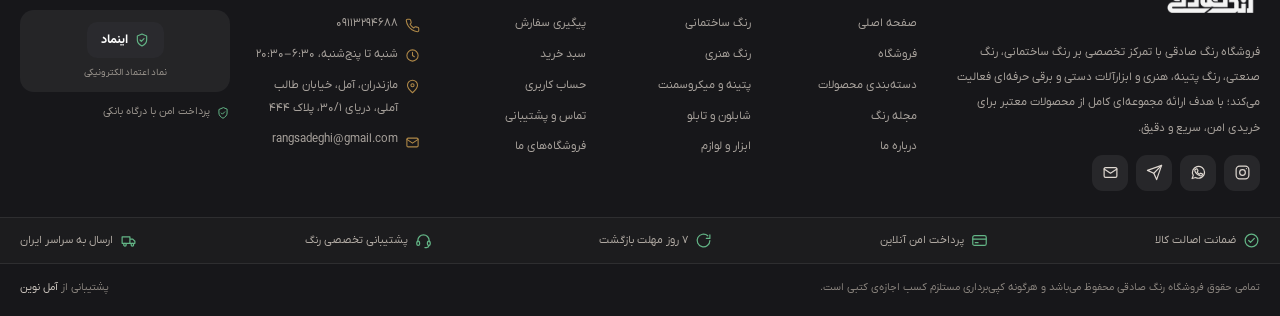
<file: cart.html>
<!doctype html>
<html lang="fa" dir="rtl">
<head>
  <meta charset="UTF-8">
  <meta name="viewport" content="width=device-width, initial-scale=1.0">
  <meta name="description" content="مشاهده و ویرایش سبد خرید؛ تعداد، حذف کالا، کد تخفیف و خلاصه سفارش.">
  <title>سبد خرید | فروشگاه رنگ صادقی</title>
  <link rel="icon" href="assets/images/logo-alt.webp" type="image/webp">
  <link rel="preload" href="assets/fonts/iranyekanx-regular.woff2" as="font" type="font/woff2" crossorigin>
  <link rel="stylesheet" href="styles.css">
  <link rel="stylesheet" href="pages.css">
  <link rel="stylesheet" href="home.css">
</head>
<body data-page="cart" class="hx-page page-cart">
  <svg class="svg-sprite" aria-hidden="true">
    <symbol id="i-menu" viewBox="0 0 24 24"><path d="M4 6h16M4 12h16M4 18h16"/></symbol>
    <symbol id="i-search" viewBox="0 0 24 24"><circle cx="11" cy="11" r="7"/><path d="m20 20-4-4"/></symbol>
    <symbol id="i-user" viewBox="0 0 24 24"><circle cx="12" cy="8" r="4"/><path d="M4.5 21a7.5 7.5 0 0 1 15 0"/></symbol>
    <symbol id="i-bag" viewBox="0 0 24 24"><path d="M5 8h14l-1 13H6L5 8Z"/><path d="M9 9V6a3 3 0 0 1 6 0v3"/></symbol>
    <symbol id="i-heart" viewBox="0 0 24 24"><path d="M20.8 4.6a5.5 5.5 0 0 0-7.8 0L12 5.7l-1.1-1.1a5.5 5.5 0 0 0-7.8 7.8L12 21l8.8-8.6a5.5 5.5 0 0 0 0-7.8Z"/></symbol>
    <symbol id="i-chevron-down" viewBox="0 0 24 24"><path d="m6 9 6 6 6-6"/></symbol>
    <symbol id="i-chevron-left" viewBox="0 0 24 24"><path d="m15 18-6-6 6-6"/></symbol>
    <symbol id="i-chevron-right" viewBox="0 0 24 24"><path d="m9 18 6-6-6-6"/></symbol>
    <symbol id="i-close" viewBox="0 0 24 24"><path d="M18 6 6 18M6 6l12 12"/></symbol>
    <symbol id="i-home" viewBox="0 0 24 24"><path d="m3 11 9-8 9 8"/><path d="M5 10v11h14V10M9 21v-7h6v7"/></symbol>
    <symbol id="i-grid" viewBox="0 0 24 24"><rect x="3" y="3" width="7" height="7" rx="1"/><rect x="14" y="3" width="7" height="7" rx="1"/><rect x="3" y="14" width="7" height="7" rx="1"/><rect x="14" y="14" width="7" height="7" rx="1"/></symbol>
    <symbol id="i-list" viewBox="0 0 24 24"><path d="M8 6h12M8 12h12M8 18h12"/><circle cx="4" cy="6" r="1"/><circle cx="4" cy="12" r="1"/><circle cx="4" cy="18" r="1"/></symbol>
    <symbol id="i-filter" viewBox="0 0 24 24"><path d="M4 6h16M7 12h10M10 18h4"/></symbol>
    <symbol id="i-arrow-up" viewBox="0 0 24 24"><path d="m18 15-6-6-6 6"/></symbol>
    <symbol id="i-plus" viewBox="0 0 24 24"><path d="M12 5v14M5 12h14"/></symbol>
    <symbol id="i-minus" viewBox="0 0 24 24"><path d="M5 12h14"/></symbol>
    <symbol id="i-trash" viewBox="0 0 24 24"><path d="M4 7h16M9 7V4h6v3M7 7l1 14h8l1-14M10 11v6M14 11v6"/></symbol>
    <symbol id="i-phone" viewBox="0 0 24 24"><path d="M22 16.9v3a2 2 0 0 1-2.2 2 19.8 19.8 0 0 1-8.6-3.1 19.4 19.4 0 0 1-6-6A19.8 19.8 0 0 1 2.1 4.2 2 2 0 0 1 4.1 2h3a2 2 0 0 1 2 1.7c.1 1 .4 2 .7 2.9a2 2 0 0 1-.5 2.1L8.1 9.9a16 16 0 0 0 6 6l1.2-1.2a2 2 0 0 1 2.1-.5c.9.3 1.9.6 2.9.7a2 2 0 0 1 1.7 2Z"/></symbol>
    <symbol id="i-clock" viewBox="0 0 24 24"><circle cx="12" cy="12" r="9"/><path d="M12 7v5l3 2"/></symbol>
    <symbol id="i-pin" viewBox="0 0 24 24"><path d="M20 10c0 5-8 12-8 12S4 15 4 10a8 8 0 1 1 16 0Z"/><circle cx="12" cy="10" r="2.5"/></symbol>
    <symbol id="i-mail" viewBox="0 0 24 24"><rect x="3" y="5" width="18" height="14" rx="2"/><path d="m3 7 9 6 9-6"/></symbol>
    <symbol id="i-send" viewBox="0 0 24 24"><path d="m22 2-7 20-4-9-9-4 20-7Z"/><path d="M22 2 11 13"/></symbol>
    <symbol id="i-play" viewBox="0 0 24 24"><circle cx="12" cy="12" r="9"/><path d="m10 8 6 4-6 4V8Z"/></symbol>
    <symbol id="i-check" viewBox="0 0 24 24"><path d="m5 12 4 4L19 6"/></symbol>
    <symbol id="i-check-circle" viewBox="0 0 24 24"><circle cx="12" cy="12" r="9"/><path d="m8 12 2.6 2.6L16 9"/></symbol>
    <symbol id="i-instagram" viewBox="0 0 24 24"><rect x="3" y="3" width="18" height="18" rx="5"/><circle cx="12" cy="12" r="4"/><circle cx="17.5" cy="6.5" r=".8" fill="currentColor" stroke="none"/></symbol>
    <symbol id="i-whatsapp" viewBox="0 0 24 24"><path d="M20.5 11.6a8.5 8.5 0 0 1-12.6 7.4L3 20.5 4.6 16A8.5 8.5 0 1 1 20.5 11.6Z"/><path d="M8.2 7.5c.3-.6.6-.6.9-.6h.7c.2 0 .4.1.5.4l.9 2c.1.3.1.5-.1.7l-.7.9c-.2.2-.2.4-.1.6.6 1.2 1.6 2.2 2.8 2.8.2.1.4.1.6-.1l.9-1c.2-.2.4-.3.7-.2l2 .9c.3.1.4.3.4.5 0 .8-.4 1.5-1.1 1.9-.6.3-1.4.5-2.2.3-1.3-.3-3.1-1.1-4.8-2.7-1.4-1.4-2.4-3-2.7-4.3-.3-1.1 0-1.7.3-2.1Z"/></symbol>
    <symbol id="i-calendar" viewBox="0 0 24 24"><rect x="3" y="5" width="18" height="16" rx="2"/><path d="M8 3v4M16 3v4M3 11h18"/></symbol>
    <symbol id="i-book" viewBox="0 0 24 24"><path d="M4 5.5A2.5 2.5 0 0 1 6.5 3H20v15H6.5A2.5 2.5 0 0 0 4 20.5Z"/><path d="M20 18v3H6.5A2.5 2.5 0 0 1 4 18.5"/></symbol>
    <symbol id="i-tag" viewBox="0 0 24 24"><path d="M20.5 12.5 12 21l-9-9 8.5-8.5H20V12Z"/><circle cx="16" cy="8" r="1.4"/></symbol>
    <symbol id="i-share" viewBox="0 0 24 24"><circle cx="18" cy="5" r="3"/><circle cx="6" cy="12" r="3"/><circle cx="18" cy="19" r="3"/><path d="m8.6 10.6 6.8-3.9M8.6 13.4l6.8 3.9"/></symbol>
    <symbol id="i-link" viewBox="0 0 24 24"><path d="M10 13a5 5 0 0 0 7 0l3-3a5 5 0 0 0-7-7l-1.5 1.5"/><path d="M14 11a5 5 0 0 0-7 0l-3 3a5 5 0 0 0 7 7L12.5 20"/></symbol>
    <symbol id="i-truck" viewBox="0 0 24 24"><path d="M3 7h11v9H3zM14 10h4l3 3v3h-7"/><circle cx="7" cy="18" r="1.8"/><circle cx="17.5" cy="18" r="1.8"/></symbol>
    <symbol id="i-shield" viewBox="0 0 24 24"><path d="M12 3 5 6v6c0 4 3 7 7 9 4-2 7-5 7-9V6Z"/><path d="m9 12 2 2 4-4"/></symbol>
    <symbol id="i-award" viewBox="0 0 24 24"><circle cx="12" cy="9" r="5"/><path d="m8.5 13.5-1.5 7 5-2.5 5 2.5-1.5-7"/></symbol>
    <symbol id="i-layers" viewBox="0 0 24 24"><path d="m12 3 9 5-9 5-9-5 9-5Z"/><path d="m3 13 9 5 9-5"/></symbol>
    <symbol id="i-globe" viewBox="0 0 24 24"><circle cx="12" cy="12" r="9"/><path d="M3 12h18M12 3a15 15 0 0 1 0 18 15 15 0 0 1 0-18Z"/></symbol>
    <symbol id="i-store" viewBox="0 0 24 24"><path d="M4 9h16v11H4z"/><path d="M3 9l2-5h14l2 5"/><path d="M9 20v-6h6v6"/></symbol>
    <symbol id="i-map" viewBox="0 0 24 24"><path d="m9 4 6 2 6-2v16l-6 2-6-2-6 2V6Z"/><path d="M9 4v16M15 6v16"/></symbol>
    <symbol id="i-sparkles" viewBox="0 0 24 24"><path d="m11 3 1.7 4.3L17 9l-4.3 1.7L11 15l-1.7-4.3L5 9l4.3-1.7Z"/><path d="m18 14 .9 2.1L21 17l-2.1.9L18 20l-.9-2.1L15 17l2.1-.9Z"/></symbol>
    <symbol id="i-palette" viewBox="0 0 24 24"><path d="M12 21a9 9 0 1 1 9-9c0 2.5-2 3-3.5 3H16a2 2 0 0 0-1.4 3.4c.6.7.2 2.6-2.6 2.6Z"/><circle cx="8" cy="10" r="1"/><circle cx="12" cy="7.5" r="1"/><circle cx="16" cy="10" r="1"/></symbol>
    <symbol id="i-quote" viewBox="0 0 24 24"><path d="M9 7H5v5h4v5H5M19 7h-4v5h4v5h-4"/></symbol>
    <symbol id="i-info" viewBox="0 0 24 24"><circle cx="12" cy="12" r="9"/><path d="M12 11v5M12 8h.01"/></symbol>
    <symbol id="i-box" viewBox="0 0 24 24"><path d="m12 3 9 5v8l-9 5-9-5V8Z"/><path d="m3 8 9 5 9-5M12 13v8"/></symbol>
    <symbol id="i-wallet" viewBox="0 0 24 24"><path d="M4 7h13a2 2 0 0 1 2 2v9a2 2 0 0 1-2 2H5a2 2 0 0 1-2-2V7a2 2 0 0 1 2-2h11"/><path d="M16 13h2"/></symbol>
    <symbol id="i-gift" viewBox="0 0 24 24"><rect x="3" y="8" width="18" height="12" rx="2"/><path d="M3 12h18M12 8v12"/><path d="M12 8S9.5 3 7.5 4.4C5.8 5.6 8 8 12 8Zm0 0s2.5-5 4.5-3.6C18.2 5.6 16 8 12 8Z"/></symbol>
    <symbol id="i-ticket" viewBox="0 0 24 24"><path d="M3 9V6h18v3a2.5 2.5 0 0 0 0 5v4H3v-4a2.5 2.5 0 0 0 0-5Z"/><path d="M13 9v1.5M13 13.5V15"/></symbol>
    <symbol id="i-logout" viewBox="0 0 24 24"><path d="M15 4h3a2 2 0 0 1 2 2v12a2 2 0 0 1-2 2h-3"/><path d="M10 8l-4 4 4 4M6 12h9"/></symbol>
    <symbol id="i-edit" viewBox="0 0 24 24"><path d="M4 20h4l10-10a2.8 2.8 0 0 0-4-4L4 16Z"/><path d="m14.5 5.5 4 4"/></symbol>
    <symbol id="i-card" viewBox="0 0 24 24"><rect x="2.5" y="5" width="19" height="14" rx="2.5"/><path d="M2.5 10h19M6 15h4"/></symbol>
    <symbol id="i-heart-hand" viewBox="0 0 24 24"><path d="M20 12c0 4-8 8-8 8s-8-4-8-8a4 4 0 0 1 8-2 4 4 0 0 1 8 2Z"/></symbol>
    <symbol id="i-eye" viewBox="0 0 24 24"><path d="M2.5 12S6 5.5 12 5.5 21.5 12 21.5 12 18 18.5 12 18.5 2.5 12 2.5 12Z"/><circle cx="12" cy="12" r="3"/></symbol>
    <symbol id="i-zoom" viewBox="0 0 24 24"><circle cx="11" cy="11" r="7"/><path d="m20 20-4-4M11 8v6M8 11h6"/></symbol>
    <symbol id="i-download" viewBox="0 0 24 24"><path d="M12 4v11m0 0-4-4m4 4 4-4"/><path d="M4 19h16"/></symbol>
    <symbol id="i-headset" viewBox="0 0 24 24"><path d="M4 14v-2a8 8 0 0 1 16 0v2"/><rect x="2.5" y="13" width="4" height="6" rx="2"/><rect x="17.5" y="13" width="4" height="6" rx="2"/><path d="M20 19a4 4 0 0 1-4 3h-2"/></symbol>
    <symbol id="i-refresh" viewBox="0 0 24 24"><path d="M21 12a9 9 0 1 1-3-6.7"/><path d="M21 4v5h-5"/></symbol>
  </svg>

  <a class="skip-link" href="#main-content">رفتن به محتوای اصلی</a>

  <header class="site-header hx-header" id="site-header">
    <!-- نوار خدمات بالای سایت -->
    <div class="hx-utility desktop-only">
      <div class="site-container hx-utility-inner">
        <nav class="hx-utility-links" aria-label="دسترسی‌های سریع">
          <a href="stores.html"><svg><use href="#i-store"/></svg>فروشگاه‌های ما</a>
          <a href="order-details.html"><svg><use href="#i-box"/></svg>پیگیری سفارش</a>
          <a href="blog.html"><svg><use href="#i-book"/></svg>مجله رنگ</a>
          <a href="contact.html"><svg><use href="#i-headset"/></svg>مشاوره تخصصی</a>
        </nav>
        <div class="hx-utility-side">
          <span class="hx-utility-note"><svg><use href="#i-truck"/></svg>ارسال رایگان سفارش‌های بالای ۱۰ میلیون تومان</span>
          <div class="social-links">
            <a href="https://www.instagram.com/rangsadeghy" target="_blank" rel="noopener" aria-label="اینستاگرام"><svg><use href="#i-instagram"/></svg></a>
            <a href="https://wa.me/989113294688" target="_blank" rel="noopener" aria-label="واتساپ"><svg><use href="#i-whatsapp"/></svg></a>
            <a href="https://t.me/rangsadeghy" target="_blank" rel="noopener" aria-label="تلگرام"><svg><use href="#i-send"/></svg></a>
          </div>
          <button class="wishlist-top" id="wishlist-top" type="button">
            <svg><use href="#i-heart"/></svg><span>علاقه‌مندی</span><b id="wishlist-count">0</b>
          </button>
        </div>
      </div>
    </div>

    <!-- هدر اصلی دسکتاپ (چسبان + فشرده‌شو) -->
    <div class="main-header desktop-only" id="main-header">
      <div class="site-container hx-main-inner">
        <a class="hx-logo" href="index.html" aria-label="فروشگاه رنگ صادقی">
          <img src="assets/images/logo.png" alt="رنگ صادقی" width="100" height="39">
        </a>

        <div class="category-nav hx-cats">
          <button class="category-button" id="category-button" type="button" aria-expanded="false">
            <svg><use href="#i-menu"/></svg>
            <span>دسته‌بندی کالاها</span>
            <svg class="down-icon"><use href="#i-chevron-down"/></svg>
          </button>
          <div class="mega-menu" id="mega-menu">
            <div class="mega-column">
              <a class="mega-title" href="categories.html">بخش هنری <svg><use href="#i-chevron-left"/></svg></a>
              <a href="shop.html?cat=art">رنگ اکریلیک</a>
              <a href="shop.html?cat=art">رنگ روغن ها</a>
              <a href="shop.html?cat=art">رزین اپوکسی هنری</a>
              <a href="shop.html?cat=art">سفالگری و مجسمه سازی</a>
              <a href="shop.html?cat=art">افکت ها</a>
              <a href="shop.html?cat=art">وارنیش و تثبیت کننده</a>
            </div>
            <div class="mega-column">
              <a class="mega-title" href="categories.html">پتینه <svg><use href="#i-chevron-left"/></svg></a>
              <a href="shop.html?cat=patina">تکسچر ها</a>
              <a href="shop.html?cat=patina">میکروسمنت</a>
              <a href="shop.html?cat=patina">رنگ های دکوراتیو</a>
              <a href="shop.html?cat=patina">ورق ها</a>
              <a href="categories.html">تثبیت کننده ها</a>
            </div>
            <div class="mega-column">
              <a class="mega-title" href="categories.html">ابزار ها <svg><use href="#i-chevron-left"/></svg></a>
              <a href="shop.html?cat=tools">غلطک</a>
              <a href="shop.html?cat=tools">قلم</a>
              <a href="shop.html?cat=tools">لیسه و کاردک</a>
              <a href="categories.html">ماله</a>
              <a href="shop.html?cat=tools">سنباده ها</a>
            </div>
            <div class="mega-column">
              <a class="mega-title" href="categories.html">شابلون و تابلو <svg><use href="#i-chevron-left"/></svg></a>
              <a href="shop.html?cat=stencil">شابلون</a>
              <a href="shop.html?cat=stencil">ماندالا</a>
              <a href="shop.html?cat=stencil">داماسک</a>
              <a href="categories.html">بوم ها</a>
              <a href="categories.html">بیس های چوبی</a>
            </div>
            <div class="mega-highlight">
              <span class="mega-highlight-tag"><svg><use href="#i-sparkles"/></svg>پیشنهاد هفته</span>
              <b>تا ۳۵٪ تخفیف روی رنگ‌های ساختمانی</b>
              <a class="btn btn-primary btn-sm" href="shop.html?sale=1">مشاهده تخفیف‌ها</a>
            </div>
          </div>
        </div>

        <div class="search-box hx-search">
          <form class="search-form" data-search-form>
            <span class="hx-search-icon"><svg><use href="#i-search"/></svg></span>
            <input type="search" placeholder="جستجو در رنگ، پتینه، ابزار و شابلون…" aria-label="جستجوی محصولات" autocomplete="off">
            <button type="submit" aria-label="جستجو"><svg><use href="#i-chevron-left"/></svg></button>
          </form>
          <div class="search-results"></div>
        </div>

        <div class="header-tools hx-tools">
          <button class="hx-tool account-button" type="button" aria-label="ورود یا ثبت نام">
            <svg><use href="#i-user"/></svg><span>ورود | ثبت‌نام</span>
          </button>
          <button class="hx-tool hx-tool-cart cart-button" type="button" aria-label="سبد خرید">
            <svg><use href="#i-bag"/></svg><span>سبد خرید</span><span class="cart-count">0</span>
          </button>
        </div>
      </div>

      <div class="hx-navbar">
        <div class="site-container hx-navbar-inner">
          <nav class="main-nav" aria-label="منوی اصلی">
            <a href="index.html">صفحه اصلی</a>
            <a class="active" href="shop.html">فروشگاه</a>
            <a href="categories.html">دسته‌بندی محصولات</a>
            <a href="blog.html">مجله</a>
            <a href="about.html">درباره ما</a>
            <a href="contact.html">تماس با ما</a>
            <a href="stores.html">فروشگاه‌های ما</a>
          </nav>
          <a class="hx-nav-deal" href="shop.html?sale=1"><svg><use href="#i-sparkles"/></svg>تخفیف‌های امروز</a>
        </div>
      </div>
    </div>

    <!-- هدر موبایل -->
    <div class="mobile-header mobile-only">
      <div class="hx-mobile-top">
        <button class="mobile-menu-button" type="button" aria-label="باز کردن منو"><svg><use href="#i-menu"/></svg></button>
        <a href="index.html" class="mobile-logo"><img src="assets/images/logo-alt.webp" alt="رنگ صادقی"></a>
        <a class="hx-mobile-store" href="stores.html" aria-label="فروشگاه‌ها"><svg><use href="#i-store"/></svg></a>
      </div>
      <div class="search-box mobile-search">
        <form class="search-form" data-search-form>
          <input type="search" placeholder="جستجوی محصولات" aria-label="جستجوی محصولات" autocomplete="off">
          <button type="submit" aria-label="جستجو"><svg><use href="#i-search"/></svg></button>
        </form>
        <div class="search-results"></div>
      </div>
      <button class="hx-hidden-cart cart-button" type="button" aria-label="سبد خرید"><svg><use href="#i-bag"/></svg><span class="cart-count">0</span></button>
    </div>
  </header>
  <main class="page-main" id="main-content">
    <div class="page-container">
      <nav class="breadcrumb" aria-label="مسیر صفحه">
        <a href="index.html">خانه</a><svg><use href="#i-chevron-left"/></svg>
        <a href="shop.html">فروشگاه</a><svg><use href="#i-chevron-left"/></svg>
        <span class="current">سبد خرید</span>
      </nav>

      <ol class="co-steps" id="co-steps" style="--p:0.00" aria-label="مراحل خرید">
        <li class="is-active" data-step-key="cart" aria-current="step"><span class="co-step-btn"><i><svg><use href="#i-bag"/></svg><em>۱</em></i><span><b>سبد خرید</b><small>بررسی کالاها</small></span></span></li>
        <li class="" data-step-key="address"><span class="co-step-btn"><i><svg><use href="#i-pin"/></svg><em>۲</em></i><span><b>آدرس تحویل</b><small>گیرنده و نشانی</small></span></span></li>
        <li class="" data-step-key="shipping"><span class="co-step-btn"><i><svg><use href="#i-truck"/></svg><em>۳</em></i><span><b>شیوه ارسال</b><small>روش و زمان تحویل</small></span></span></li>
        <li class="" data-step-key="payment"><span class="co-step-btn"><i><svg><use href="#i-card"/></svg><em>۴</em></i><span><b>پرداخت</b><small>روش پرداخت و تخفیف</small></span></span></li>
        <li class="" data-step-key="done"><span class="co-step-btn"><i><svg><use href="#i-check"/></svg><em>۵</em></i><span><b>تکمیل سفارش</b><small>ثبت نهایی</small></span></span></li>
      </ol>

      <div class="cart-layout">
        <section class="cart-panel" aria-labelledby="cart-title">
          <header class="cart-panel-head">
            <h1 id="cart-title">سبد خرید <span id="cart-page-count"></span></h1>
            <button class="cart-clear" type="button" id="cart-page-clear"><svg><use href="#i-trash"/></svg>حذف همه کالاها</button>
          </header>

          <div class="free-ship" id="free-ship">
            <div class="free-ship-text"><svg><use href="#i-truck"/></svg><span id="free-ship-text">محاسبه هزینه ارسال…</span></div>
            <div class="free-ship-bar"><span id="free-ship-progress" style="width:0%"></span></div>
          </div>

          <div id="cart-page-items" class="cart-lines"></div>

          <div class="cart-panel-foot">
            <a class="btn btn-outline btn-sm" href="shop.html"><svg><use href="#i-chevron-right"/></svg>ادامه خرید</a>
            <span class="cart-panel-note"><svg><use href="#i-info"/></svg>قیمت‌ها به تومان و شامل مالیات است.</span>
          </div>
        </section>

        <aside class="cart-side" aria-label="خلاصه سفارش">
          <div class="summary-card">
            <h2>خلاصه سفارش</h2>
            <div class="summary-row"><span>مبلغ کالاها (<b id="summary-count">۰</b> کالا)</span><b id="summary-subtotal">۰ تومان</b></div>
            <div class="summary-row is-discount"><span>تخفیف محصولات</span><b id="summary-discount">۰ تومان</b></div>
            <div class="summary-row"><span>هزینه ارسال</span><b id="summary-shipping">پس از انتخاب آدرس</b></div>
            <div class="summary-total"><span>مبلغ قابل پرداخت</span><b id="summary-total">۰ تومان</b></div>

            <form class="coupon" id="coupon-form" novalidate>
              <input id="coupon-input" type="text" placeholder="کد تخفیف دارید؟" aria-label="کد تخفیف">
              <button type="submit">اعمال</button>
            </form>
            <p class="coupon-note" id="coupon-note">کد تخفیف در مرحله پرداخت نیز قابل ثبت است.</p>

            <button class="btn btn-primary btn-block" type="button" id="cart-checkout">ادامه فرآیند خرید</button>
            <ul class="summary-notes">
              <li><svg><use href="#i-shield"/></svg><span>تضمین اصالت و سلامت کالا</span></li>
              <li><svg><use href="#i-refresh"/></svg><span>۷ روز ضمانت بازگشت کالا</span></li>
              <li><svg><use href="#i-headset"/></svg><span>پشتیبانی ۸ صبح تا ۸ شب</span></li>
            </ul>
          </div>

          <div class="summary-card help-card">
            <span class="help-icon"><svg><use href="#i-headset"/></svg></span>
            <div>
              <h3>در خرید شک دارید؟</h3>
              <p>کارشناسان رنگ صادقی برای انتخاب متریال، متراژ و ابزار کنار شما هستند.</p>
              <a class="text-link" href="contact.html">درخواست مشاوره <svg><use href="#i-chevron-left"/></svg></a>
            </div>
          </div>
        </aside>
      </div>

      <section class="page-section">
        <div class="section-head">
          <div><h2>محصولات پیشنهادی</h2><p>بر اساس سبد خرید شما</p></div>
          <a class="section-link" href="shop.html">مشاهده همه <svg><use href="#i-chevron-left"/></svg></a>
        </div>
        <div class="carousel-wrap">
          <div class="product-track" id="cart-suggested"></div>
        </div>
      </section>
    </div>
  </main>

  <div class="cart-mobile-bar mobile-only">
    <div class="cart-mobile-total">
      <span>مبلغ قابل پرداخت</span>
      <b id="cart-mobile-total">۰ تومان</b>
    </div>
    <button class="btn btn-primary" type="button" id="cart-mobile-checkout">ادامه فرآیند خرید</button>
  </div>

  <footer class="site-footer hx-footer">
    <div class="hx-footer-top">
      <div class="site-container hx-footer-top-inner">
        <section class="hx-footer-brand">
          <a class="hx-footer-logo" href="index.html"><img src="assets/images/logo.png" alt="فروشگاه رنگ صادقی" loading="lazy"></a>
          <p>فروشگاه رنگ صادقی با تمرکز تخصصی بر رنگ ساختمانی، رنگ صنعتی، رنگ پتینه، هنری و ابزارآلات دستی و برقی حرفه‌ای فعالیت می‌کند؛ با هدف ارائه مجموعه‌ای کامل از محصولات معتبر برای خریدی امن، سریع و دقیق.</p>
          <div class="hx-footer-social">
            <a href="https://www.instagram.com/rangsadeghy" target="_blank" rel="noopener" aria-label="اینستاگرام"><svg><use href="#i-instagram"/></svg></a>
            <a href="https://wa.me/989113294688" target="_blank" rel="noopener" aria-label="واتساپ"><svg><use href="#i-whatsapp"/></svg></a>
            <a href="https://t.me/rangsadeghy" target="_blank" rel="noopener" aria-label="تلگرام"><svg><use href="#i-send"/></svg></a>
            <a href="mailto:rangsadeghi@gmail.com" aria-label="ایمیل"><svg><use href="#i-mail"/></svg></a>
          </div>
        </section>

        <div class="hx-footer-cols">
          <section>
            <h3>خرید و دسترسی</h3>
            <a href="index.html">صفحه اصلی</a>
            <a href="shop.html">فروشگاه</a>
            <a href="categories.html">دسته‌بندی محصولات</a>
            <a href="blog.html">مجله رنگ</a>
            <a href="about.html">درباره ما</a>
          </section>
          <section>
            <h3>دسته‌های پرطرفدار</h3>
            <a href="shop.html?cat=building">رنگ ساختمانی</a>
            <a href="shop.html?cat=art">رنگ هنری</a>
            <a href="shop.html?cat=patina">پتینه و میکروسمنت</a>
            <a href="shop.html?cat=stencil">شابلون و تابلو</a>
            <a href="shop.html?cat=tools">ابزار و لوازم</a>
          </section>
          <section>
            <h3>خدمات مشتریان</h3>
            <a href="order-details.html">پیگیری سفارش</a>
            <a href="cart.html">سبد خرید</a>
            <a href="account.html">حساب کاربری</a>
            <a href="contact.html">تماس و پشتیبانی</a>
            <a href="stores.html">فروشگاه‌های ما</a>
          </section>
          <section class="hx-footer-contact">
            <h3>ارتباط با ما</h3>
            <a href="tel:09113294688"><svg><use href="#i-phone"/></svg><span><bdo dir="ltr">۰۹۱۱۳۲۹۴۶۸۸</bdo></span></a>
            <p><svg><use href="#i-clock"/></svg><span class="hx-nowrap">شنبه تا پنج‌شنبه، ۶:۳۰–۲۰:۳۰</span></p>
            <p><svg><use href="#i-pin"/></svg><span>مازندران، آمل، خیابان طالب آملی، دریای ۳۰/۱، پلاک ۴۴۴</span></p>
            <a href="mailto:rangsadeghi@gmail.com"><svg><use href="#i-mail"/></svg><span>rangsadeghi@gmail.com</span></a>
          </section>
        </div>

        <aside class="hx-footer-license">
          <h3>مجوزهای سایت</h3>
          <a class="enamad" href="https://trustseal.enamad.ir/?id=574425&amp;Code=e8HImAQ72k1oH8npkUuHCXT0c1OmYjHr" target="_blank" rel="noopener" aria-label="نماد اعتماد الکترونیکی">
            <span class="enamad-mark"><svg><use href="#i-shield"/></svg>اینماد</span><small>نماد اعتماد الکترونیکی</small>
          </a>
          <span class="hx-license-note"><svg><use href="#i-shield"/></svg>پرداخت امن با درگاه بانکی</span>
        </aside>
      </div>
    </div>

    <div class="hx-footer-trust">
      <div class="site-container hx-trust-inner">
        <span><svg><use href="#i-check-circle"/></svg>ضمانت اصالت کالا</span>
        <span><svg><use href="#i-card"/></svg>پرداخت امن آنلاین</span>
        <span><svg><use href="#i-refresh"/></svg>۷ روز مهلت بازگشت</span>
        <span><svg><use href="#i-headset"/></svg>پشتیبانی تخصصی رنگ</span>
        <span><svg><use href="#i-truck"/></svg>ارسال به سراسر ایران</span>
      </div>
    </div>

    <div class="hx-footer-bottom">
      <div class="site-container hx-footer-bottom-inner">
        <p>تمامی حقوق فروشگاه رنگ صادقی محفوظ می‌باشد و هرگونه کپی‌برداری مستلزم کسب اجازه‌ی کتبی است.</p>
        <p>پشتیبانی از <a href="https://amolnovin.ir/" target="_blank" rel="noopener">آمل نوین</a></p>
      </div>
    </div>
  </footer>
  <button class="back-to-top" id="back-to-top" type="button" aria-label="بازگشت به بالا"><svg><use href="#i-arrow-up"/></svg></button>

  <nav class="mobile-toolbar mobile-only" aria-label="دسترسی سریع">
    <a href="index.html" class="toolbar-home active" aria-current="page"><svg><use href="#i-home"/></svg><span>خانه</span></a>
    <a href="shop.html" class="toolbar-shop"><svg><use href="#i-grid"/></svg><span>فروشگاه</span></a>
    <button class="mobile-menu-button" type="button"><svg><use href="#i-menu"/></svg><span>منو</span></button>
    <a href="cart.html" class="toolbar-cart"><span class="toolbar-icon"><svg><use href="#i-bag"/></svg><b class="cart-count">0</b></span><span>سبد خرید</span></a>
    <a href="account.html" class="toolbar-account"><svg><use href="#i-user"/></svg><span>حساب کاربری</span></a>
  </nav>

  <div class="page-overlay" id="page-overlay"></div>

  <aside class="side-drawer mobile-menu-drawer" id="mobile-menu-drawer" aria-hidden="true" aria-label="منوی موبایل">
    <div class="drawer-heading"><img src="assets/images/logo.png" alt="رنگ صادقی"><button class="drawer-close" type="button" aria-label="بستن"><svg><use href="#i-close"/></svg></button></div>
    <div class="mobile-drawer-tabs"><button class="active" type="button">منو</button><button type="button" id="drawer-categories-tab">دسته بندی ها</button></div>
    <nav class="mobile-drawer-nav">
      <a href="index.html">صفحه اصلی</a><a href="shop.html">فروشگاه</a><a href="categories.html">دسته بندی محصولات</a><a href="blog.html">بلاگ</a><a href="about.html">درباره ما</a><a href="contact.html">تماس با ما</a><a href="stores.html">فروشگاه های ما</a>
    </nav>
    <div class="mobile-drawer-categories" id="mobile-drawer-categories">
      <details><summary>بخش هنری <svg><use href="#i-chevron-down"/></svg></summary><a href="shop.html?cat=art">رنگ اکریلیک</a><a href="shop.html?cat=art">رنگ روغن ها</a><a href="shop.html?cat=art">رزین اپوکسی</a><a href="shop.html?cat=art">سفالگری و مجسمه سازی</a></details>
      <details><summary>پتینه <svg><use href="#i-chevron-down"/></svg></summary><a href="shop.html?cat=patina">تکسچر ها</a><a href="shop.html?cat=patina">میکروسمنت</a><a href="shop.html?cat=patina">رنگ های دکوراتیو</a></details>
      <details><summary>ابزار ها <svg><use href="#i-chevron-down"/></svg></summary><a href="shop.html?cat=tools">قلم</a><a href="shop.html?cat=tools">غلطک</a><a href="shop.html?cat=tools">لیسه و کاردک</a></details>
      <details><summary>شابلون و تابلو <svg><use href="#i-chevron-down"/></svg></summary><a href="shop.html?cat=stencil">شابلون</a><a href="categories.html">بوم ها</a></details>
    </div>
  </aside>

  <aside class="side-drawer cart-drawer" id="cart-drawer" aria-hidden="true" aria-label="سبد خرید">
    <div class="drawer-heading"><h2>سبد خرید</h2><button class="drawer-close" type="button" aria-label="بستن"><svg><use href="#i-close"/></svg></button></div>
    <div class="cart-items" id="cart-items"></div>
    <div class="cart-footer">
      <div class="cart-total"><span>جمع سبد خرید</span><strong id="cart-total">0 تومان</strong></div>
      <button type="button" class="checkout-button" id="checkout-button">تسویه حساب</button>
      <button type="button" class="continue-shopping drawer-close">ادامه خرید</button>
    </div>
  </aside>

  <section class="modal" id="quick-modal" role="dialog" aria-modal="true" aria-hidden="true" aria-label="مشاهده سریع محصول">
    <button class="modal-close" type="button" aria-label="بستن"><svg><use href="#i-close"/></svg></button>
    <div id="quick-modal-content"></div>
  </section>

  <section class="modal login-modal" id="login-modal" role="dialog" aria-modal="true" aria-hidden="true" aria-label="ورود به حساب کاربری">
    <button class="modal-close" type="button" aria-label="بستن"><svg><use href="#i-close"/></svg></button>
    <img src="assets/images/logo.png" alt="رنگ صادقی" width="110">
    <h2>ورود | ثبت نام</h2>
    <p>برای ورود یا ثبت نام، شماره موبایل خود را وارد کنید.</p>
    <form id="login-form"><label for="mobile-number">شماره موبایل</label><input id="mobile-number" inputmode="numeric" placeholder="مثلاً 09123456789" required pattern="09[0-9]{9}"><button type="submit">دریافت کد تایید</button></form>
  </section>

  <div class="toast" id="toast" role="status" aria-live="polite"><svg><use href="#i-check"/></svg><span></span></div>
  <script src="app.js"></script>
  <script src="pages.js"></script>
</body>
</html>
</file>
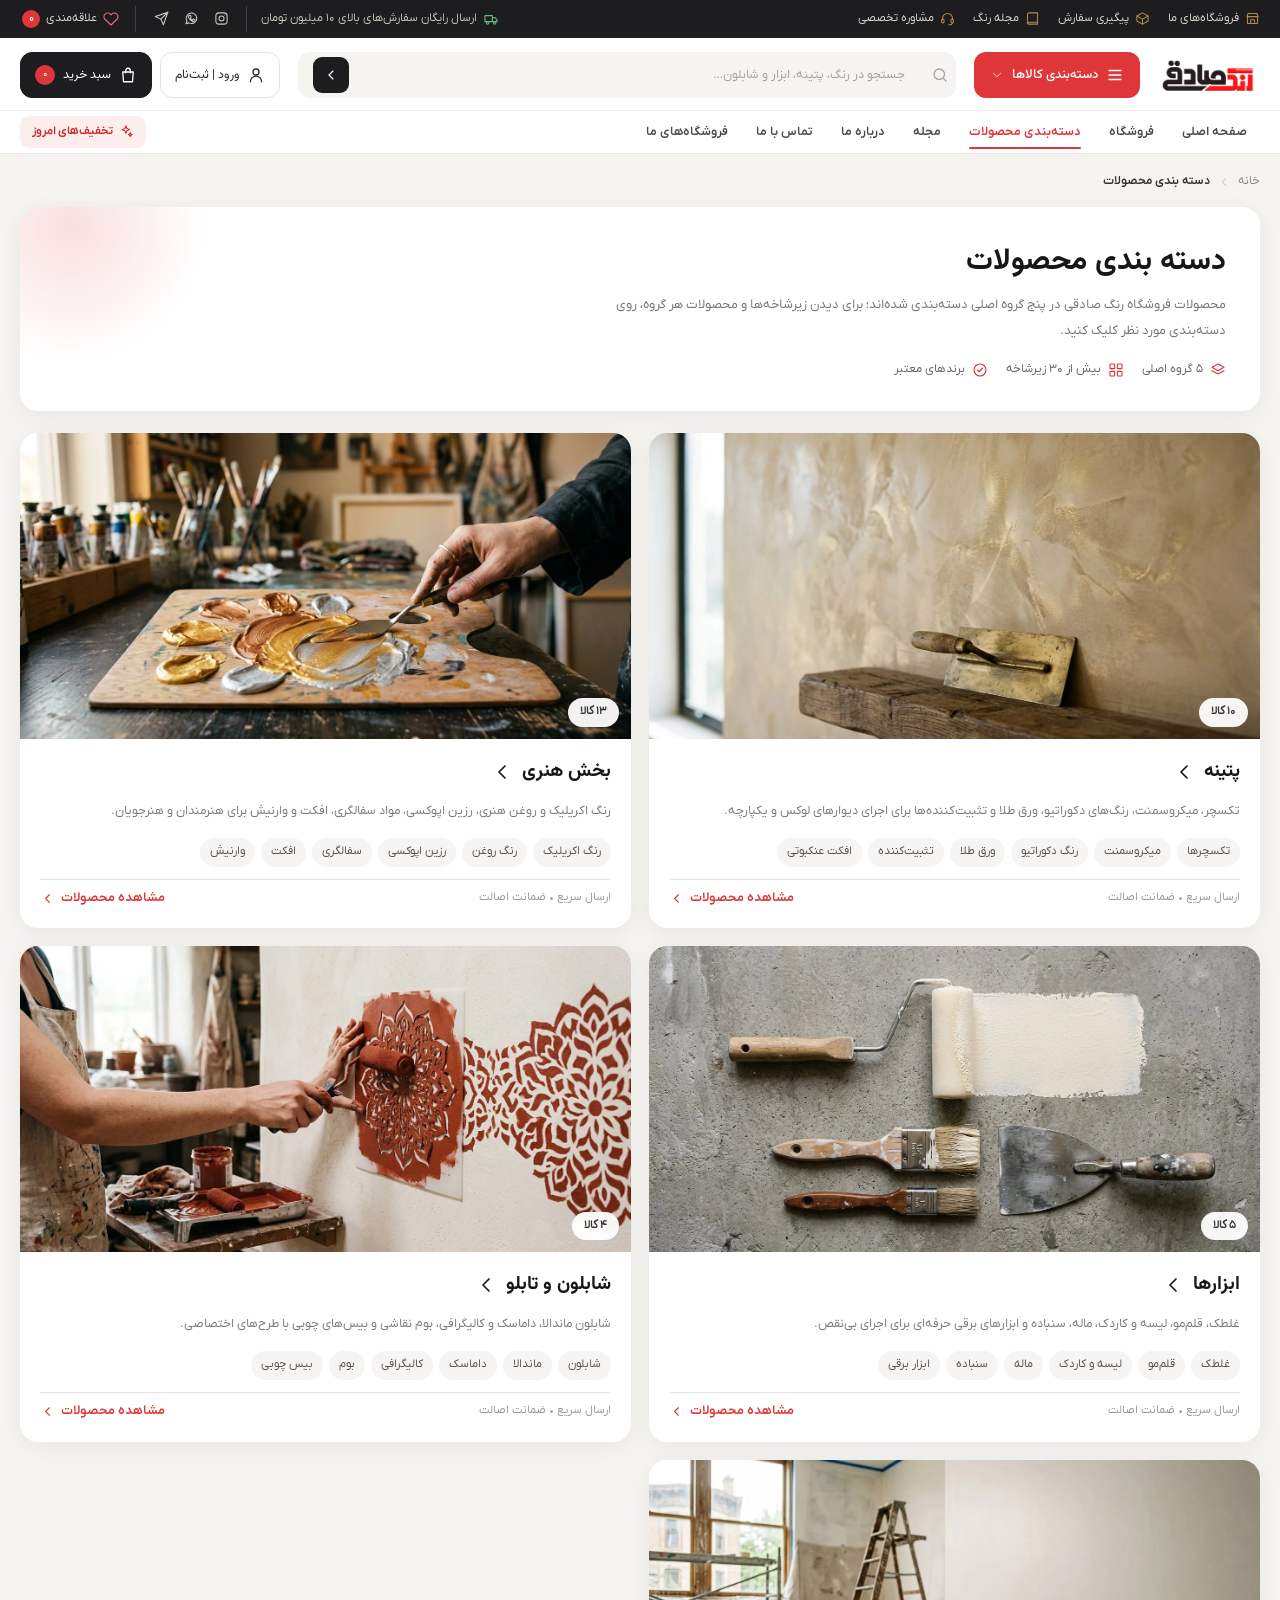
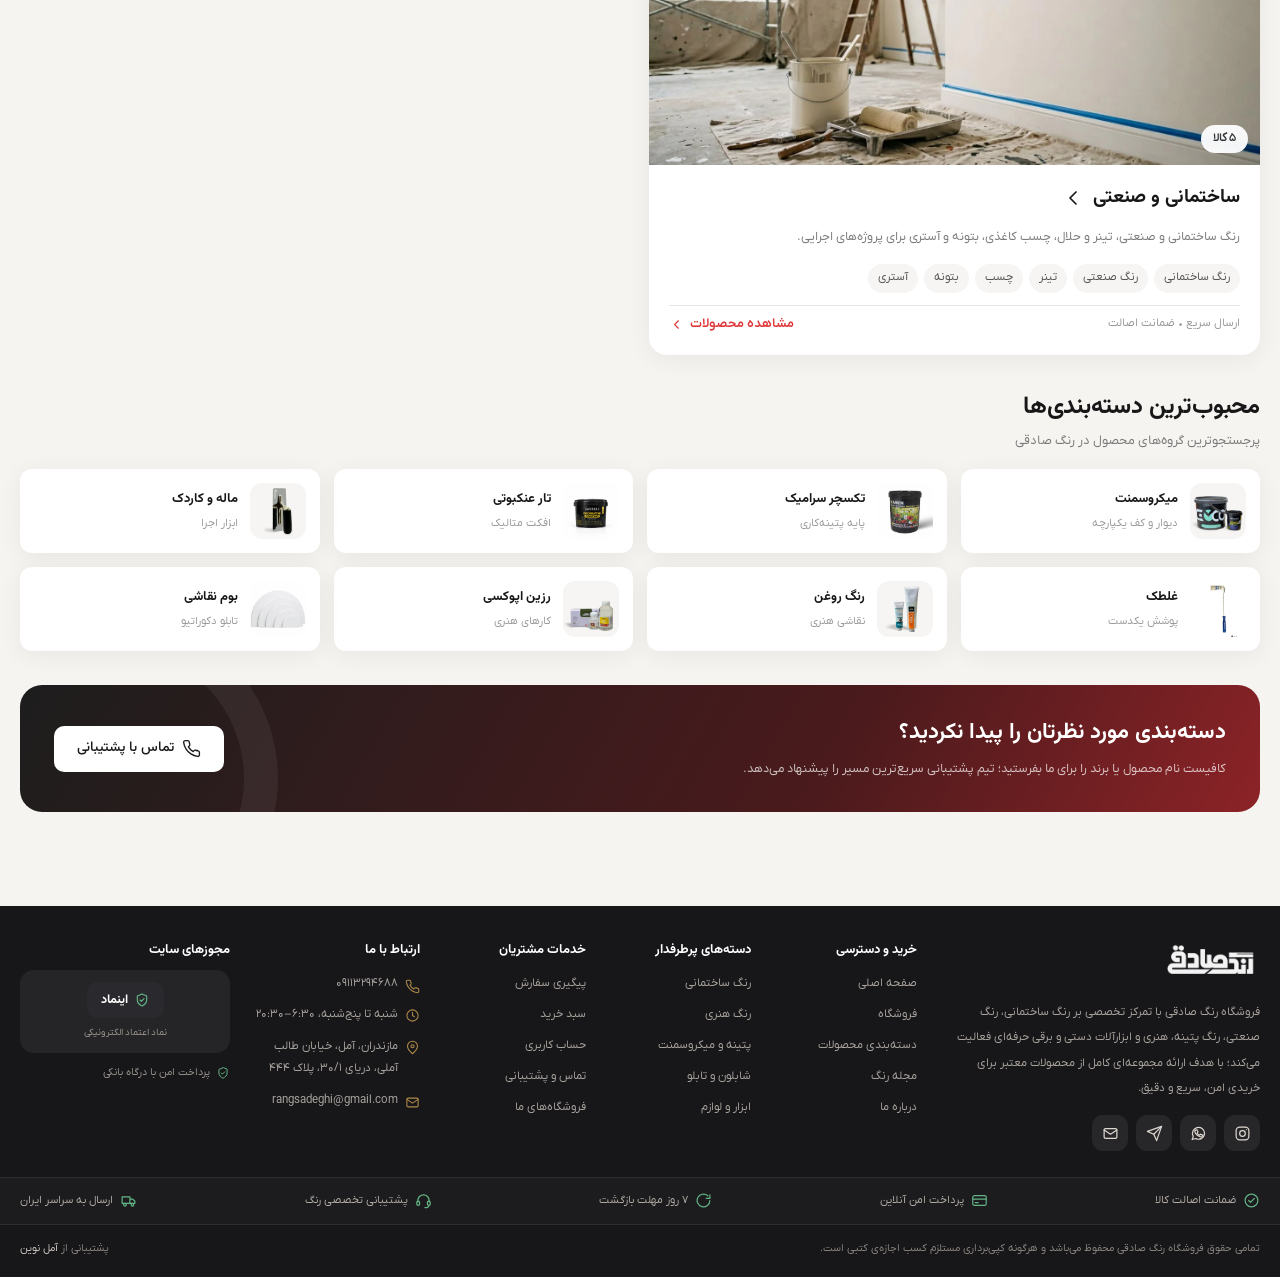
<file: categories.html>
<!doctype html>
<html lang="fa" dir="rtl">
<head>
  <meta charset="UTF-8">
  <meta name="viewport" content="width=device-width, initial-scale=1.0">
  <meta name="description" content="دسته بندی محصولات فروشگاه رنگ صادقی؛ رنگ ساختمانی، هنری، پتینه، شابلون و ابزار.">
  <title>دسته بندی محصولات | فروشگاه رنگ صادقی</title>
  <link rel="icon" href="assets/images/logo-alt.webp" type="image/webp">
  <link rel="preload" href="assets/fonts/iranyekanx-regular.woff2" as="font" type="font/woff2" crossorigin>
  <link rel="stylesheet" href="styles.css">
  <link rel="stylesheet" href="pages.css">
  <link rel="stylesheet" href="home.css">
</head>
<body data-page="categories" class="hx-page">
  <svg class="svg-sprite" aria-hidden="true">
    <symbol id="i-menu" viewBox="0 0 24 24"><path d="M4 6h16M4 12h16M4 18h16"/></symbol>
    <symbol id="i-search" viewBox="0 0 24 24"><circle cx="11" cy="11" r="7"/><path d="m20 20-4-4"/></symbol>
    <symbol id="i-user" viewBox="0 0 24 24"><circle cx="12" cy="8" r="4"/><path d="M4.5 21a7.5 7.5 0 0 1 15 0"/></symbol>
    <symbol id="i-bag" viewBox="0 0 24 24"><path d="M5 8h14l-1 13H6L5 8Z"/><path d="M9 9V6a3 3 0 0 1 6 0v3"/></symbol>
    <symbol id="i-heart" viewBox="0 0 24 24"><path d="M20.8 4.6a5.5 5.5 0 0 0-7.8 0L12 5.7l-1.1-1.1a5.5 5.5 0 0 0-7.8 7.8L12 21l8.8-8.6a5.5 5.5 0 0 0 0-7.8Z"/></symbol>
    <symbol id="i-chevron-down" viewBox="0 0 24 24"><path d="m6 9 6 6 6-6"/></symbol>
    <symbol id="i-chevron-left" viewBox="0 0 24 24"><path d="m15 18-6-6 6-6"/></symbol>
    <symbol id="i-chevron-right" viewBox="0 0 24 24"><path d="m9 18 6-6-6-6"/></symbol>
    <symbol id="i-close" viewBox="0 0 24 24"><path d="M18 6 6 18M6 6l12 12"/></symbol>
    <symbol id="i-home" viewBox="0 0 24 24"><path d="m3 11 9-8 9 8"/><path d="M5 10v11h14V10M9 21v-7h6v7"/></symbol>
    <symbol id="i-grid" viewBox="0 0 24 24"><rect x="3" y="3" width="7" height="7" rx="1"/><rect x="14" y="3" width="7" height="7" rx="1"/><rect x="3" y="14" width="7" height="7" rx="1"/><rect x="14" y="14" width="7" height="7" rx="1"/></symbol>
    <symbol id="i-list" viewBox="0 0 24 24"><path d="M8 6h12M8 12h12M8 18h12"/><circle cx="4" cy="6" r="1"/><circle cx="4" cy="12" r="1"/><circle cx="4" cy="18" r="1"/></symbol>
    <symbol id="i-filter" viewBox="0 0 24 24"><path d="M4 6h16M7 12h10M10 18h4"/></symbol>
    <symbol id="i-arrow-up" viewBox="0 0 24 24"><path d="m18 15-6-6-6 6"/></symbol>
    <symbol id="i-plus" viewBox="0 0 24 24"><path d="M12 5v14M5 12h14"/></symbol>
    <symbol id="i-minus" viewBox="0 0 24 24"><path d="M5 12h14"/></symbol>
    <symbol id="i-trash" viewBox="0 0 24 24"><path d="M4 7h16M9 7V4h6v3M7 7l1 14h8l1-14M10 11v6M14 11v6"/></symbol>
    <symbol id="i-phone" viewBox="0 0 24 24"><path d="M22 16.9v3a2 2 0 0 1-2.2 2 19.8 19.8 0 0 1-8.6-3.1 19.4 19.4 0 0 1-6-6A19.8 19.8 0 0 1 2.1 4.2 2 2 0 0 1 4.1 2h3a2 2 0 0 1 2 1.7c.1 1 .4 2 .7 2.9a2 2 0 0 1-.5 2.1L8.1 9.9a16 16 0 0 0 6 6l1.2-1.2a2 2 0 0 1 2.1-.5c.9.3 1.9.6 2.9.7a2 2 0 0 1 1.7 2Z"/></symbol>
    <symbol id="i-clock" viewBox="0 0 24 24"><circle cx="12" cy="12" r="9"/><path d="M12 7v5l3 2"/></symbol>
    <symbol id="i-pin" viewBox="0 0 24 24"><path d="M20 10c0 5-8 12-8 12S4 15 4 10a8 8 0 1 1 16 0Z"/><circle cx="12" cy="10" r="2.5"/></symbol>
    <symbol id="i-mail" viewBox="0 0 24 24"><rect x="3" y="5" width="18" height="14" rx="2"/><path d="m3 7 9 6 9-6"/></symbol>
    <symbol id="i-send" viewBox="0 0 24 24"><path d="m22 2-7 20-4-9-9-4 20-7Z"/><path d="M22 2 11 13"/></symbol>
    <symbol id="i-play" viewBox="0 0 24 24"><circle cx="12" cy="12" r="9"/><path d="m10 8 6 4-6 4V8Z"/></symbol>
    <symbol id="i-check" viewBox="0 0 24 24"><path d="m5 12 4 4L19 6"/></symbol>
    <symbol id="i-check-circle" viewBox="0 0 24 24"><circle cx="12" cy="12" r="9"/><path d="m8 12 2.6 2.6L16 9"/></symbol>
    <symbol id="i-instagram" viewBox="0 0 24 24"><rect x="3" y="3" width="18" height="18" rx="5"/><circle cx="12" cy="12" r="4"/><circle cx="17.5" cy="6.5" r=".8" fill="currentColor" stroke="none"/></symbol>
    <symbol id="i-whatsapp" viewBox="0 0 24 24"><path d="M20.5 11.6a8.5 8.5 0 0 1-12.6 7.4L3 20.5 4.6 16A8.5 8.5 0 1 1 20.5 11.6Z"/><path d="M8.2 7.5c.3-.6.6-.6.9-.6h.7c.2 0 .4.1.5.4l.9 2c.1.3.1.5-.1.7l-.7.9c-.2.2-.2.4-.1.6.6 1.2 1.6 2.2 2.8 2.8.2.1.4.1.6-.1l.9-1c.2-.2.4-.3.7-.2l2 .9c.3.1.4.3.4.5 0 .8-.4 1.5-1.1 1.9-.6.3-1.4.5-2.2.3-1.3-.3-3.1-1.1-4.8-2.7-1.4-1.4-2.4-3-2.7-4.3-.3-1.1 0-1.7.3-2.1Z"/></symbol>
    <symbol id="i-calendar" viewBox="0 0 24 24"><rect x="3" y="5" width="18" height="16" rx="2"/><path d="M8 3v4M16 3v4M3 11h18"/></symbol>
    <symbol id="i-book" viewBox="0 0 24 24"><path d="M4 5.5A2.5 2.5 0 0 1 6.5 3H20v15H6.5A2.5 2.5 0 0 0 4 20.5Z"/><path d="M20 18v3H6.5A2.5 2.5 0 0 1 4 18.5"/></symbol>
    <symbol id="i-tag" viewBox="0 0 24 24"><path d="M20.5 12.5 12 21l-9-9 8.5-8.5H20V12Z"/><circle cx="16" cy="8" r="1.4"/></symbol>
    <symbol id="i-share" viewBox="0 0 24 24"><circle cx="18" cy="5" r="3"/><circle cx="6" cy="12" r="3"/><circle cx="18" cy="19" r="3"/><path d="m8.6 10.6 6.8-3.9M8.6 13.4l6.8 3.9"/></symbol>
    <symbol id="i-link" viewBox="0 0 24 24"><path d="M10 13a5 5 0 0 0 7 0l3-3a5 5 0 0 0-7-7l-1.5 1.5"/><path d="M14 11a5 5 0 0 0-7 0l-3 3a5 5 0 0 0 7 7L12.5 20"/></symbol>
    <symbol id="i-truck" viewBox="0 0 24 24"><path d="M3 7h11v9H3zM14 10h4l3 3v3h-7"/><circle cx="7" cy="18" r="1.8"/><circle cx="17.5" cy="18" r="1.8"/></symbol>
    <symbol id="i-shield" viewBox="0 0 24 24"><path d="M12 3 5 6v6c0 4 3 7 7 9 4-2 7-5 7-9V6Z"/><path d="m9 12 2 2 4-4"/></symbol>
    <symbol id="i-award" viewBox="0 0 24 24"><circle cx="12" cy="9" r="5"/><path d="m8.5 13.5-1.5 7 5-2.5 5 2.5-1.5-7"/></symbol>
    <symbol id="i-layers" viewBox="0 0 24 24"><path d="m12 3 9 5-9 5-9-5 9-5Z"/><path d="m3 13 9 5 9-5"/></symbol>
    <symbol id="i-globe" viewBox="0 0 24 24"><circle cx="12" cy="12" r="9"/><path d="M3 12h18M12 3a15 15 0 0 1 0 18 15 15 0 0 1 0-18Z"/></symbol>
    <symbol id="i-store" viewBox="0 0 24 24"><path d="M4 9h16v11H4z"/><path d="M3 9l2-5h14l2 5"/><path d="M9 20v-6h6v6"/></symbol>
    <symbol id="i-map" viewBox="0 0 24 24"><path d="m9 4 6 2 6-2v16l-6 2-6-2-6 2V6Z"/><path d="M9 4v16M15 6v16"/></symbol>
    <symbol id="i-sparkles" viewBox="0 0 24 24"><path d="m11 3 1.7 4.3L17 9l-4.3 1.7L11 15l-1.7-4.3L5 9l4.3-1.7Z"/><path d="m18 14 .9 2.1L21 17l-2.1.9L18 20l-.9-2.1L15 17l2.1-.9Z"/></symbol>
    <symbol id="i-palette" viewBox="0 0 24 24"><path d="M12 21a9 9 0 1 1 9-9c0 2.5-2 3-3.5 3H16a2 2 0 0 0-1.4 3.4c.6.7.2 2.6-2.6 2.6Z"/><circle cx="8" cy="10" r="1"/><circle cx="12" cy="7.5" r="1"/><circle cx="16" cy="10" r="1"/></symbol>
    <symbol id="i-quote" viewBox="0 0 24 24"><path d="M9 7H5v5h4v5H5M19 7h-4v5h4v5h-4"/></symbol>
    <symbol id="i-info" viewBox="0 0 24 24"><circle cx="12" cy="12" r="9"/><path d="M12 11v5M12 8h.01"/></symbol>
    <symbol id="i-box" viewBox="0 0 24 24"><path d="m12 3 9 5v8l-9 5-9-5V8Z"/><path d="m3 8 9 5 9-5M12 13v8"/></symbol>
    <symbol id="i-wallet" viewBox="0 0 24 24"><path d="M4 7h13a2 2 0 0 1 2 2v9a2 2 0 0 1-2 2H5a2 2 0 0 1-2-2V7a2 2 0 0 1 2-2h11"/><path d="M16 13h2"/></symbol>
    <symbol id="i-gift" viewBox="0 0 24 24"><rect x="3" y="8" width="18" height="12" rx="2"/><path d="M3 12h18M12 8v12"/><path d="M12 8S9.5 3 7.5 4.4C5.8 5.6 8 8 12 8Zm0 0s2.5-5 4.5-3.6C18.2 5.6 16 8 12 8Z"/></symbol>
    <symbol id="i-ticket" viewBox="0 0 24 24"><path d="M3 9V6h18v3a2.5 2.5 0 0 0 0 5v4H3v-4a2.5 2.5 0 0 0 0-5Z"/><path d="M13 9v1.5M13 13.5V15"/></symbol>
    <symbol id="i-logout" viewBox="0 0 24 24"><path d="M15 4h3a2 2 0 0 1 2 2v12a2 2 0 0 1-2 2h-3"/><path d="M10 8l-4 4 4 4M6 12h9"/></symbol>
    <symbol id="i-edit" viewBox="0 0 24 24"><path d="M4 20h4l10-10a2.8 2.8 0 0 0-4-4L4 16Z"/><path d="m14.5 5.5 4 4"/></symbol>
    <symbol id="i-card" viewBox="0 0 24 24"><rect x="2.5" y="5" width="19" height="14" rx="2.5"/><path d="M2.5 10h19M6 15h4"/></symbol>
    <symbol id="i-heart-hand" viewBox="0 0 24 24"><path d="M20 12c0 4-8 8-8 8s-8-4-8-8a4 4 0 0 1 8-2 4 4 0 0 1 8 2Z"/></symbol>
    <symbol id="i-eye" viewBox="0 0 24 24"><path d="M2.5 12S6 5.5 12 5.5 21.5 12 21.5 12 18 18.5 12 18.5 2.5 12 2.5 12Z"/><circle cx="12" cy="12" r="3"/></symbol>
    <symbol id="i-zoom" viewBox="0 0 24 24"><circle cx="11" cy="11" r="7"/><path d="m20 20-4-4M11 8v6M8 11h6"/></symbol>
    <symbol id="i-download" viewBox="0 0 24 24"><path d="M12 4v11m0 0-4-4m4 4 4-4"/><path d="M4 19h16"/></symbol>
    <symbol id="i-headset" viewBox="0 0 24 24"><path d="M4 14v-2a8 8 0 0 1 16 0v2"/><rect x="2.5" y="13" width="4" height="6" rx="2"/><rect x="17.5" y="13" width="4" height="6" rx="2"/><path d="M20 19a4 4 0 0 1-4 3h-2"/></symbol>
    <symbol id="i-refresh" viewBox="0 0 24 24"><path d="M21 12a9 9 0 1 1-3-6.7"/><path d="M21 4v5h-5"/></symbol>
  </svg>

  <a class="skip-link" href="#main-content">رفتن به محتوای اصلی</a>

  <header class="site-header hx-header" id="site-header">
    <!-- نوار خدمات بالای سایت -->
    <div class="hx-utility desktop-only">
      <div class="site-container hx-utility-inner">
        <nav class="hx-utility-links" aria-label="دسترسی‌های سریع">
          <a href="stores.html"><svg><use href="#i-store"/></svg>فروشگاه‌های ما</a>
          <a href="order-details.html"><svg><use href="#i-box"/></svg>پیگیری سفارش</a>
          <a href="blog.html"><svg><use href="#i-book"/></svg>مجله رنگ</a>
          <a href="contact.html"><svg><use href="#i-headset"/></svg>مشاوره تخصصی</a>
        </nav>
        <div class="hx-utility-side">
          <span class="hx-utility-note"><svg><use href="#i-truck"/></svg>ارسال رایگان سفارش‌های بالای ۱۰ میلیون تومان</span>
          <div class="social-links">
            <a href="https://www.instagram.com/rangsadeghy" target="_blank" rel="noopener" aria-label="اینستاگرام"><svg><use href="#i-instagram"/></svg></a>
            <a href="https://wa.me/989113294688" target="_blank" rel="noopener" aria-label="واتساپ"><svg><use href="#i-whatsapp"/></svg></a>
            <a href="https://t.me/rangsadeghy" target="_blank" rel="noopener" aria-label="تلگرام"><svg><use href="#i-send"/></svg></a>
          </div>
          <button class="wishlist-top" id="wishlist-top" type="button">
            <svg><use href="#i-heart"/></svg><span>علاقه‌مندی</span><b id="wishlist-count">0</b>
          </button>
        </div>
      </div>
    </div>

    <!-- هدر اصلی دسکتاپ (چسبان + فشرده‌شو) -->
    <div class="main-header desktop-only" id="main-header">
      <div class="site-container hx-main-inner">
        <a class="hx-logo" href="index.html" aria-label="فروشگاه رنگ صادقی">
          <img src="assets/images/logo.png" alt="رنگ صادقی" width="100" height="39">
        </a>

        <div class="category-nav hx-cats">
          <button class="category-button" id="category-button" type="button" aria-expanded="false">
            <svg><use href="#i-menu"/></svg>
            <span>دسته‌بندی کالاها</span>
            <svg class="down-icon"><use href="#i-chevron-down"/></svg>
          </button>
          <div class="mega-menu" id="mega-menu">
            <div class="mega-column">
              <a class="mega-title" href="categories.html">بخش هنری <svg><use href="#i-chevron-left"/></svg></a>
              <a href="shop.html?cat=art">رنگ اکریلیک</a>
              <a href="shop.html?cat=art">رنگ روغن ها</a>
              <a href="shop.html?cat=art">رزین اپوکسی هنری</a>
              <a href="shop.html?cat=art">سفالگری و مجسمه سازی</a>
              <a href="shop.html?cat=art">افکت ها</a>
              <a href="shop.html?cat=art">وارنیش و تثبیت کننده</a>
            </div>
            <div class="mega-column">
              <a class="mega-title" href="categories.html">پتینه <svg><use href="#i-chevron-left"/></svg></a>
              <a href="shop.html?cat=patina">تکسچر ها</a>
              <a href="shop.html?cat=patina">میکروسمنت</a>
              <a href="shop.html?cat=patina">رنگ های دکوراتیو</a>
              <a href="shop.html?cat=patina">ورق ها</a>
              <a href="categories.html">تثبیت کننده ها</a>
            </div>
            <div class="mega-column">
              <a class="mega-title" href="categories.html">ابزار ها <svg><use href="#i-chevron-left"/></svg></a>
              <a href="shop.html?cat=tools">غلطک</a>
              <a href="shop.html?cat=tools">قلم</a>
              <a href="shop.html?cat=tools">لیسه و کاردک</a>
              <a href="categories.html">ماله</a>
              <a href="shop.html?cat=tools">سنباده ها</a>
            </div>
            <div class="mega-column">
              <a class="mega-title" href="categories.html">شابلون و تابلو <svg><use href="#i-chevron-left"/></svg></a>
              <a href="shop.html?cat=stencil">شابلون</a>
              <a href="shop.html?cat=stencil">ماندالا</a>
              <a href="shop.html?cat=stencil">داماسک</a>
              <a href="categories.html">بوم ها</a>
              <a href="categories.html">بیس های چوبی</a>
            </div>
            <div class="mega-highlight">
              <span class="mega-highlight-tag"><svg><use href="#i-sparkles"/></svg>پیشنهاد هفته</span>
              <b>تا ۳۵٪ تخفیف روی رنگ‌های ساختمانی</b>
              <a class="btn btn-primary btn-sm" href="shop.html?sale=1">مشاهده تخفیف‌ها</a>
            </div>
          </div>
        </div>

        <div class="search-box hx-search">
          <form class="search-form" data-search-form>
            <span class="hx-search-icon"><svg><use href="#i-search"/></svg></span>
            <input type="search" placeholder="جستجو در رنگ، پتینه، ابزار و شابلون…" aria-label="جستجوی محصولات" autocomplete="off">
            <button type="submit" aria-label="جستجو"><svg><use href="#i-chevron-left"/></svg></button>
          </form>
          <div class="search-results"></div>
        </div>

        <div class="header-tools hx-tools">
          <button class="hx-tool account-button" type="button" aria-label="ورود یا ثبت نام">
            <svg><use href="#i-user"/></svg><span>ورود | ثبت‌نام</span>
          </button>
          <button class="hx-tool hx-tool-cart cart-button" type="button" aria-label="سبد خرید">
            <svg><use href="#i-bag"/></svg><span>سبد خرید</span><span class="cart-count">0</span>
          </button>
        </div>
      </div>

      <div class="hx-navbar">
        <div class="site-container hx-navbar-inner">
          <nav class="main-nav" aria-label="منوی اصلی">
            <a href="index.html">صفحه اصلی</a>
            <a href="shop.html">فروشگاه</a>
            <a class="active" href="categories.html">دسته‌بندی محصولات</a>
            <a href="blog.html">مجله</a>
            <a href="about.html">درباره ما</a>
            <a href="contact.html">تماس با ما</a>
            <a href="stores.html">فروشگاه‌های ما</a>
          </nav>
          <a class="hx-nav-deal" href="shop.html?sale=1"><svg><use href="#i-sparkles"/></svg>تخفیف‌های امروز</a>
        </div>
      </div>
    </div>

    <!-- هدر موبایل -->
    <div class="mobile-header mobile-only">
      <div class="hx-mobile-top">
        <button class="mobile-menu-button" type="button" aria-label="باز کردن منو"><svg><use href="#i-menu"/></svg></button>
        <a href="index.html" class="mobile-logo"><img src="assets/images/logo-alt.webp" alt="رنگ صادقی"></a>
        <a class="hx-mobile-store" href="stores.html" aria-label="فروشگاه‌ها"><svg><use href="#i-store"/></svg></a>
      </div>
      <div class="search-box mobile-search">
        <form class="search-form" data-search-form>
          <input type="search" placeholder="جستجوی محصولات" aria-label="جستجوی محصولات" autocomplete="off">
          <button type="submit" aria-label="جستجو"><svg><use href="#i-search"/></svg></button>
        </form>
        <div class="search-results"></div>
      </div>
      <button class="hx-hidden-cart cart-button" type="button" aria-label="سبد خرید"><svg><use href="#i-bag"/></svg><span class="cart-count">0</span></button>
    </div>
  </header>
  <main class="page-main" id="main-content">
    <div class="page-container">
      <nav class="breadcrumb" aria-label="مسیر صفحه">
        <a href="index.html">خانه</a><svg><use href="#i-chevron-left"/></svg><span class="current">دسته بندی محصولات</span>
      </nav>

      <header class="page-head">
        <h1>دسته بندی محصولات</h1>
        <p>محصولات فروشگاه رنگ صادقی در پنج گروه اصلی دسته‌بندی شده‌اند؛ برای دیدن زیرشاخه‌ها و محصولات هر گروه، روی دسته‌بندی مورد نظر کلیک کنید.</p>
        <div class="head-meta">
          <span><svg><use href="#i-layers"/></svg>۵ گروه اصلی</span>
          <span><svg><use href="#i-grid"/></svg>بیش از ۳۰ زیرشاخه</span>
          <span><svg><use href="#i-check-circle"/></svg>برندهای معتبر</span>
        </div>
      </header>

      <div class="cat-grid">
          <article class="cat-card">
            <div class="cat-card-media">
              <img src="assets/images/blog/patina.webp" alt="پتینه" loading="lazy">
              <span class="cat-count" data-cat-count="patina"></span>
            </div>
            <div class="cat-card-body">
              <h2><a href="shop.html?cat=patina">پتینه <svg width="16" height="16"><use href="#i-chevron-left"/></svg></a></h2>
              <p>تکسچر، میکروسمنت، رنگ‌های دکوراتیو، ورق طلا و تثبیت‌کننده‌ها برای اجرای دیوارهای لوکس و یکپارچه.</p>
              <div class="cat-sub-list"><a href="shop.html?cat=patina">تکسچرها</a><a href="shop.html?cat=patina">میکروسمنت</a><a href="shop.html?cat=patina">رنگ دکوراتیو</a><a href="shop.html?cat=patina">ورق طلا</a><a href="shop.html?cat=patina">تثبیت‌کننده</a><a href="shop.html?cat=patina">افکت عنکبوتی</a></div>
              <div class="cat-card-foot">
                <span>ارسال سریع • ضمانت اصالت</span>
                <a class="text-link" href="shop.html?cat=patina">مشاهده محصولات <svg><use href="#i-chevron-left"/></svg></a>
              </div>
            </div>
          </article>
          <article class="cat-card">
            <div class="cat-card-media">
              <img src="assets/images/blog/metallic.webp" alt="بخش هنری" loading="lazy">
              <span class="cat-count" data-cat-count="art"></span>
            </div>
            <div class="cat-card-body">
              <h2><a href="shop.html?cat=art">بخش هنری <svg width="16" height="16"><use href="#i-chevron-left"/></svg></a></h2>
              <p>رنگ اکریلیک و روغن هنری، رزین اپوکسی، مواد سفالگری، افکت و وارنیش برای هنرمندان و هنرجویان.</p>
              <div class="cat-sub-list"><a href="shop.html?cat=art">رنگ اکریلیک</a><a href="shop.html?cat=art">رنگ روغن</a><a href="shop.html?cat=art">رزین اپوکسی</a><a href="shop.html?cat=art">سفالگری</a><a href="shop.html?cat=art">افکت</a><a href="shop.html?cat=art">وارنیش</a></div>
              <div class="cat-card-foot">
                <span>ارسال سریع • ضمانت اصالت</span>
                <a class="text-link" href="shop.html?cat=art">مشاهده محصولات <svg><use href="#i-chevron-left"/></svg></a>
              </div>
            </div>
          </article>
          <article class="cat-card">
            <div class="cat-card-media">
              <img src="assets/images/blog/tools.webp" alt="ابزارها" loading="lazy">
              <span class="cat-count" data-cat-count="tools"></span>
            </div>
            <div class="cat-card-body">
              <h2><a href="shop.html?cat=tools">ابزارها <svg width="16" height="16"><use href="#i-chevron-left"/></svg></a></h2>
              <p>غلطک، قلم‌مو، لیسه و کاردک، ماله، سنباده و ابزارهای برقی حرفه‌ای برای اجرای بی‌نقص.</p>
              <div class="cat-sub-list"><a href="shop.html?cat=tools">غلطک</a><a href="shop.html?cat=tools">قلم‌مو</a><a href="shop.html?cat=tools">لیسه و کاردک</a><a href="shop.html?cat=tools">ماله</a><a href="shop.html?cat=tools">سنباده</a><a href="shop.html?cat=tools">ابزار برقی</a></div>
              <div class="cat-card-foot">
                <span>ارسال سریع • ضمانت اصالت</span>
                <a class="text-link" href="shop.html?cat=tools">مشاهده محصولات <svg><use href="#i-chevron-left"/></svg></a>
              </div>
            </div>
          </article>
          <article class="cat-card">
            <div class="cat-card-media">
              <img src="assets/images/cat-stencil-photo.webp" alt="شابلون و تابلو" loading="lazy">
              <span class="cat-count" data-cat-count="stencil"></span>
            </div>
            <div class="cat-card-body">
              <h2><a href="shop.html?cat=stencil">شابلون و تابلو <svg width="16" height="16"><use href="#i-chevron-left"/></svg></a></h2>
              <p>شابلون ماندالا، داماسک و کالیگرافی، بوم نقاشی و بیس‌های چوبی با طرح‌های اختصاصی.</p>
              <div class="cat-sub-list"><a href="shop.html?cat=stencil">شابلون</a><a href="shop.html?cat=stencil">ماندالا</a><a href="shop.html?cat=stencil">داماسک</a><a href="shop.html?cat=stencil">کالیگرافی</a><a href="shop.html?cat=stencil">بوم</a><a href="shop.html?cat=stencil">بیس چوبی</a></div>
              <div class="cat-card-foot">
                <span>ارسال سریع • ضمانت اصالت</span>
                <a class="text-link" href="shop.html?cat=stencil">مشاهده محصولات <svg><use href="#i-chevron-left"/></svg></a>
              </div>
            </div>
          </article>
          <article class="cat-card">
            <div class="cat-card-media">
              <img src="assets/images/cat-building-photo.webp" alt="ساختمانی و صنعتی" loading="lazy">
              <span class="cat-count" data-cat-count="building"></span>
            </div>
            <div class="cat-card-body">
              <h2><a href="shop.html?cat=building">ساختمانی و صنعتی <svg width="16" height="16"><use href="#i-chevron-left"/></svg></a></h2>
              <p>رنگ ساختمانی و صنعتی، تینر و حلال، چسب کاغذی، بتونه و آستری برای پروژه‌های اجرایی.</p>
              <div class="cat-sub-list"><a href="shop.html?cat=building">رنگ ساختمانی</a><a href="shop.html?cat=building">رنگ صنعتی</a><a href="shop.html?cat=building">تینر</a><a href="shop.html?cat=building">چسب</a><a href="shop.html?cat=building">بتونه</a><a href="shop.html?cat=building">آستری</a></div>
              <div class="cat-card-foot">
                <span>ارسال سریع • ضمانت اصالت</span>
                <a class="text-link" href="shop.html?cat=building">مشاهده محصولات <svg><use href="#i-chevron-left"/></svg></a>
              </div>
            </div>
          </article>
      </div>

      <section class="page-section">
        <div class="section-head">
          <div><h2>محبوب‌ترین دسته‌بندی‌ها</h2><p>پرجستجوترین گروه‌های محصول در رنگ صادقی</p></div>
        </div>
        <div class="subcat-tiles">
          <a class="subcat-tile" href="shop.html?cat=patina"><img src="assets/images/popular-micro.webp" alt=""><div><strong>میکروسمنت</strong><span>دیوار و کف یکپارچه</span></div></a>
          <a class="subcat-tile" href="shop.html?cat=patina"><img src="assets/images/best-ceramic.webp" alt=""><div><strong>تکسچر سرامیک</strong><span>پایه پتینه‌کاری</span></div></a>
          <a class="subcat-tile" href="shop.html?cat=patina"><img src="assets/images/sale-spider-gold.webp" alt=""><div><strong>تار عنکبوتی</strong><span>افکت متالیک</span></div></a>
          <a class="subcat-tile" href="shop.html?cat=tools"><img src="assets/images/popular-male.webp" alt=""><div><strong>ماله و کاردک</strong><span>ابزار اجرا</span></div></a>
          <a class="subcat-tile" href="shop.html?cat=tools"><img src="assets/images/best-roller.webp" alt=""><div><strong>غلطک</strong><span>پوشش یکدست</span></div></a>
          <a class="subcat-tile" href="shop.html?cat=art"><img src="assets/images/popular-oil.webp" alt=""><div><strong>رنگ روغن</strong><span>نقاشی هنری</span></div></a>
          <a class="subcat-tile" href="shop.html?cat=art"><img src="assets/images/popular-resin.webp" alt=""><div><strong>رزین اپوکسی</strong><span>کارهای هنری</span></div></a>
          <a class="subcat-tile" href="shop.html?cat=stencil"><img src="assets/images/new-canvas-100.webp" alt=""><div><strong>بوم نقاشی</strong><span>تابلو دکوراتیو</span></div></a>
        </div>
      </section>

      <section class="page-section">
        <div class="cta-band">
          <div>
            <h2>دسته‌بندی مورد نظرتان را پیدا نکردید؟</h2>
            <p>کافیست نام محصول یا برند را برای ما بفرستید؛ تیم پشتیبانی سریع‌ترین مسیر را پیشنهاد می‌دهد.</p>
          </div>
          <a class="btn" href="contact.html"><svg><use href="#i-phone"/></svg>تماس با پشتیبانی</a>
        </div>
      </section>
    </div>
  </main>

  <footer class="site-footer hx-footer">
    <div class="hx-footer-top">
      <div class="site-container hx-footer-top-inner">
        <section class="hx-footer-brand">
          <a class="hx-footer-logo" href="index.html"><img src="assets/images/logo.png" alt="فروشگاه رنگ صادقی" loading="lazy"></a>
          <p>فروشگاه رنگ صادقی با تمرکز تخصصی بر رنگ ساختمانی، رنگ صنعتی، رنگ پتینه، هنری و ابزارآلات دستی و برقی حرفه‌ای فعالیت می‌کند؛ با هدف ارائه مجموعه‌ای کامل از محصولات معتبر برای خریدی امن، سریع و دقیق.</p>
          <div class="hx-footer-social">
            <a href="https://www.instagram.com/rangsadeghy" target="_blank" rel="noopener" aria-label="اینستاگرام"><svg><use href="#i-instagram"/></svg></a>
            <a href="https://wa.me/989113294688" target="_blank" rel="noopener" aria-label="واتساپ"><svg><use href="#i-whatsapp"/></svg></a>
            <a href="https://t.me/rangsadeghy" target="_blank" rel="noopener" aria-label="تلگرام"><svg><use href="#i-send"/></svg></a>
            <a href="mailto:rangsadeghi@gmail.com" aria-label="ایمیل"><svg><use href="#i-mail"/></svg></a>
          </div>
        </section>

        <div class="hx-footer-cols">
          <section>
            <h3>خرید و دسترسی</h3>
            <a href="index.html">صفحه اصلی</a>
            <a href="shop.html">فروشگاه</a>
            <a href="categories.html">دسته‌بندی محصولات</a>
            <a href="blog.html">مجله رنگ</a>
            <a href="about.html">درباره ما</a>
          </section>
          <section>
            <h3>دسته‌های پرطرفدار</h3>
            <a href="shop.html?cat=building">رنگ ساختمانی</a>
            <a href="shop.html?cat=art">رنگ هنری</a>
            <a href="shop.html?cat=patina">پتینه و میکروسمنت</a>
            <a href="shop.html?cat=stencil">شابلون و تابلو</a>
            <a href="shop.html?cat=tools">ابزار و لوازم</a>
          </section>
          <section>
            <h3>خدمات مشتریان</h3>
            <a href="order-details.html">پیگیری سفارش</a>
            <a href="cart.html">سبد خرید</a>
            <a href="account.html">حساب کاربری</a>
            <a href="contact.html">تماس و پشتیبانی</a>
            <a href="stores.html">فروشگاه‌های ما</a>
          </section>
          <section class="hx-footer-contact">
            <h3>ارتباط با ما</h3>
            <a href="tel:09113294688"><svg><use href="#i-phone"/></svg><span><bdo dir="ltr">۰۹۱۱۳۲۹۴۶۸۸</bdo></span></a>
            <p><svg><use href="#i-clock"/></svg><span class="hx-nowrap">شنبه تا پنج‌شنبه، ۶:۳۰–۲۰:۳۰</span></p>
            <p><svg><use href="#i-pin"/></svg><span>مازندران، آمل، خیابان طالب آملی، دریای ۳۰/۱، پلاک ۴۴۴</span></p>
            <a href="mailto:rangsadeghi@gmail.com"><svg><use href="#i-mail"/></svg><span>rangsadeghi@gmail.com</span></a>
          </section>
        </div>

        <aside class="hx-footer-license">
          <h3>مجوزهای سایت</h3>
          <a class="enamad" href="https://trustseal.enamad.ir/?id=574425&amp;Code=e8HImAQ72k1oH8npkUuHCXT0c1OmYjHr" target="_blank" rel="noopener" aria-label="نماد اعتماد الکترونیکی">
            <span class="enamad-mark"><svg><use href="#i-shield"/></svg>اینماد</span><small>نماد اعتماد الکترونیکی</small>
          </a>
          <span class="hx-license-note"><svg><use href="#i-shield"/></svg>پرداخت امن با درگاه بانکی</span>
        </aside>
      </div>
    </div>

    <div class="hx-footer-trust">
      <div class="site-container hx-trust-inner">
        <span><svg><use href="#i-check-circle"/></svg>ضمانت اصالت کالا</span>
        <span><svg><use href="#i-card"/></svg>پرداخت امن آنلاین</span>
        <span><svg><use href="#i-refresh"/></svg>۷ روز مهلت بازگشت</span>
        <span><svg><use href="#i-headset"/></svg>پشتیبانی تخصصی رنگ</span>
        <span><svg><use href="#i-truck"/></svg>ارسال به سراسر ایران</span>
      </div>
    </div>

    <div class="hx-footer-bottom">
      <div class="site-container hx-footer-bottom-inner">
        <p>تمامی حقوق فروشگاه رنگ صادقی محفوظ می‌باشد و هرگونه کپی‌برداری مستلزم کسب اجازه‌ی کتبی است.</p>
        <p>پشتیبانی از <a href="https://amolnovin.ir/" target="_blank" rel="noopener">آمل نوین</a></p>
      </div>
    </div>
  </footer>
  <button class="back-to-top" id="back-to-top" type="button" aria-label="بازگشت به بالا"><svg><use href="#i-arrow-up"/></svg></button>

  <nav class="mobile-toolbar mobile-only" aria-label="دسترسی سریع">
    <a href="index.html" class="toolbar-home active" aria-current="page"><svg><use href="#i-home"/></svg><span>خانه</span></a>
    <a href="shop.html" class="toolbar-shop"><svg><use href="#i-grid"/></svg><span>فروشگاه</span></a>
    <button class="mobile-menu-button" type="button"><svg><use href="#i-menu"/></svg><span>منو</span></button>
    <a href="cart.html" class="toolbar-cart"><span class="toolbar-icon"><svg><use href="#i-bag"/></svg><b class="cart-count">0</b></span><span>سبد خرید</span></a>
    <a href="account.html" class="toolbar-account"><svg><use href="#i-user"/></svg><span>حساب کاربری</span></a>
  </nav>

  <div class="page-overlay" id="page-overlay"></div>

  <aside class="side-drawer mobile-menu-drawer" id="mobile-menu-drawer" aria-hidden="true" aria-label="منوی موبایل">
    <div class="drawer-heading"><img src="assets/images/logo.png" alt="رنگ صادقی"><button class="drawer-close" type="button" aria-label="بستن"><svg><use href="#i-close"/></svg></button></div>
    <div class="mobile-drawer-tabs"><button class="active" type="button">منو</button><button type="button" id="drawer-categories-tab">دسته بندی ها</button></div>
    <nav class="mobile-drawer-nav">
      <a href="index.html">صفحه اصلی</a><a href="shop.html">فروشگاه</a><a href="categories.html">دسته بندی محصولات</a><a href="blog.html">بلاگ</a><a href="about.html">درباره ما</a><a href="contact.html">تماس با ما</a><a href="stores.html">فروشگاه های ما</a>
    </nav>
    <div class="mobile-drawer-categories" id="mobile-drawer-categories">
      <details><summary>بخش هنری <svg><use href="#i-chevron-down"/></svg></summary><a href="shop.html?cat=art">رنگ اکریلیک</a><a href="shop.html?cat=art">رنگ روغن ها</a><a href="shop.html?cat=art">رزین اپوکسی</a><a href="shop.html?cat=art">سفالگری و مجسمه سازی</a></details>
      <details><summary>پتینه <svg><use href="#i-chevron-down"/></svg></summary><a href="shop.html?cat=patina">تکسچر ها</a><a href="shop.html?cat=patina">میکروسمنت</a><a href="shop.html?cat=patina">رنگ های دکوراتیو</a></details>
      <details><summary>ابزار ها <svg><use href="#i-chevron-down"/></svg></summary><a href="shop.html?cat=tools">قلم</a><a href="shop.html?cat=tools">غلطک</a><a href="shop.html?cat=tools">لیسه و کاردک</a></details>
      <details><summary>شابلون و تابلو <svg><use href="#i-chevron-down"/></svg></summary><a href="shop.html?cat=stencil">شابلون</a><a href="categories.html">بوم ها</a></details>
    </div>
  </aside>

  <aside class="side-drawer cart-drawer" id="cart-drawer" aria-hidden="true" aria-label="سبد خرید">
    <div class="drawer-heading"><h2>سبد خرید</h2><button class="drawer-close" type="button" aria-label="بستن"><svg><use href="#i-close"/></svg></button></div>
    <div class="cart-items" id="cart-items"></div>
    <div class="cart-footer">
      <div class="cart-total"><span>جمع سبد خرید</span><strong id="cart-total">0 تومان</strong></div>
      <button type="button" class="checkout-button" id="checkout-button">تسویه حساب</button>
      <button type="button" class="continue-shopping drawer-close">ادامه خرید</button>
    </div>
  </aside>

  <section class="modal" id="quick-modal" role="dialog" aria-modal="true" aria-hidden="true" aria-label="مشاهده سریع محصول">
    <button class="modal-close" type="button" aria-label="بستن"><svg><use href="#i-close"/></svg></button>
    <div id="quick-modal-content"></div>
  </section>

  <section class="modal login-modal" id="login-modal" role="dialog" aria-modal="true" aria-hidden="true" aria-label="ورود به حساب کاربری">
    <button class="modal-close" type="button" aria-label="بستن"><svg><use href="#i-close"/></svg></button>
    <img src="assets/images/logo.png" alt="رنگ صادقی" width="110">
    <h2>ورود | ثبت نام</h2>
    <p>برای ورود یا ثبت نام، شماره موبایل خود را وارد کنید.</p>
    <form id="login-form"><label for="mobile-number">شماره موبایل</label><input id="mobile-number" inputmode="numeric" placeholder="مثلاً 09123456789" required pattern="09[0-9]{9}"><button type="submit">دریافت کد تایید</button></form>
  </section>

  <div class="toast" id="toast" role="status" aria-live="polite"><svg><use href="#i-check"/></svg><span></span></div>
  <script src="app.js"></script>
  <script src="pages.js"></script>
</body>
</html>
</file>
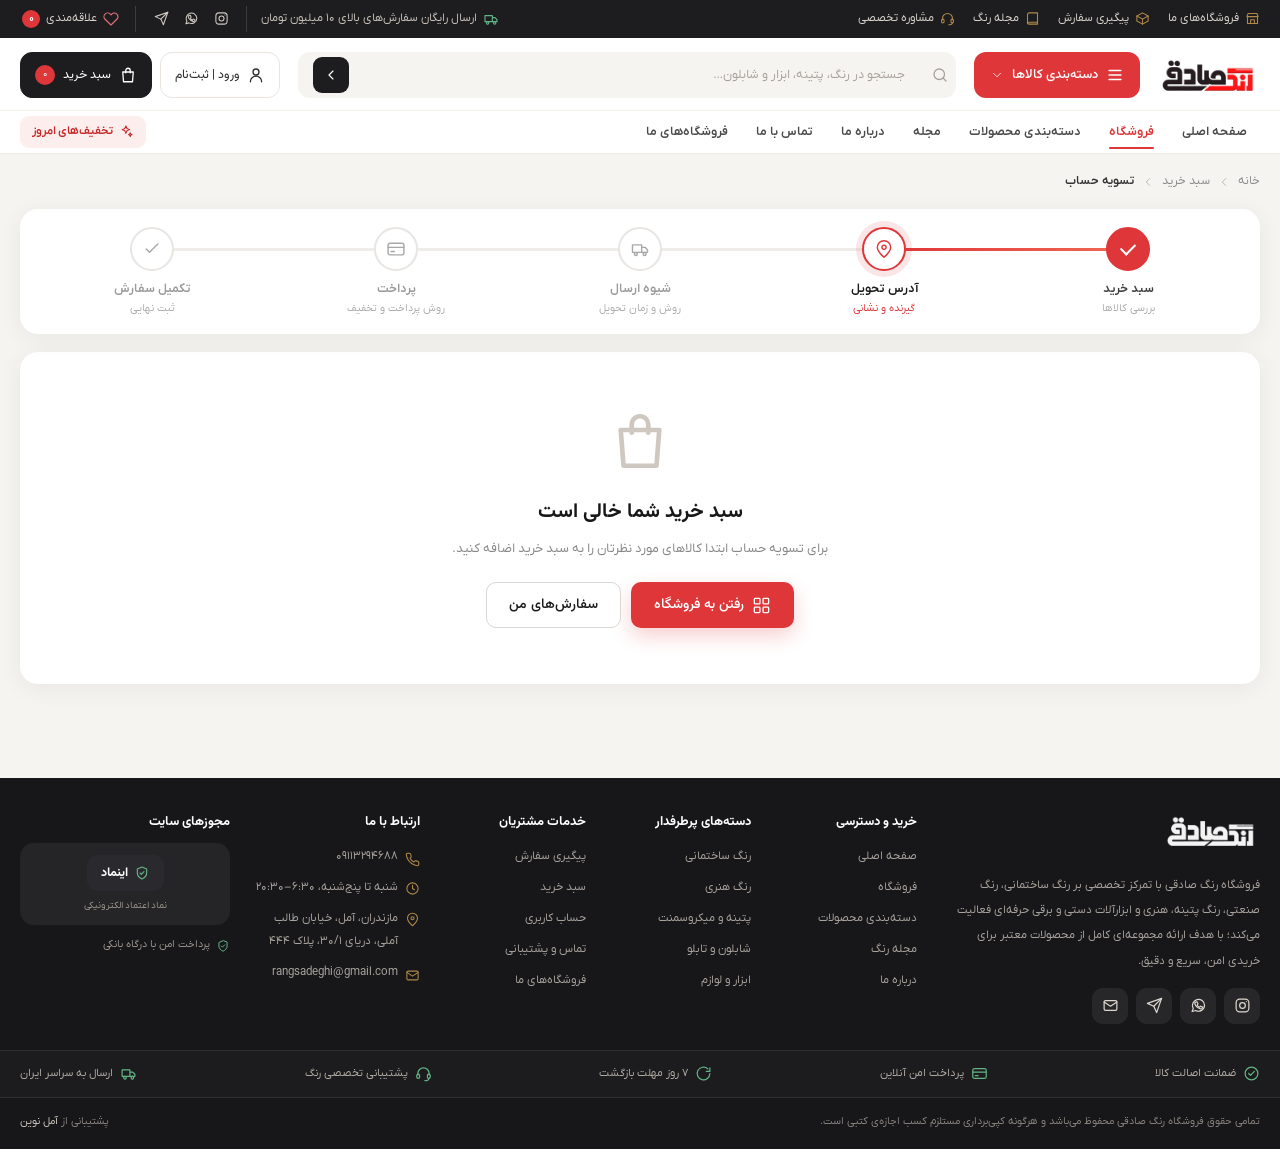
<file: checkout.html>
<!doctype html>
<html lang="fa" dir="rtl">
<head>
  <meta charset="UTF-8">
  <meta name="viewport" content="width=device-width, initial-scale=1.0">
  <meta name="description" content="تسویه حساب چندمرحله‌ای؛ انتخاب آدرس، شیوه و زمان ارسال، روش پرداخت، کد تخفیف و ثبت نهایی سفارش.">
  <title>تسویه حساب | فروشگاه رنگ صادقی</title>
  <link rel="icon" href="assets/images/logo-alt.webp" type="image/webp">
  <link rel="preload" href="assets/fonts/iranyekanx-regular.woff2" as="font" type="font/woff2" crossorigin>
  <link rel="stylesheet" href="styles.css">
  <link rel="stylesheet" href="pages.css">
  <link rel="stylesheet" href="home.css">
</head>
<body data-page="checkout" class="hx-page page-checkout">
  <svg class="svg-sprite" aria-hidden="true">
    <symbol id="i-menu" viewBox="0 0 24 24"><path d="M4 6h16M4 12h16M4 18h16"/></symbol>
    <symbol id="i-search" viewBox="0 0 24 24"><circle cx="11" cy="11" r="7"/><path d="m20 20-4-4"/></symbol>
    <symbol id="i-user" viewBox="0 0 24 24"><circle cx="12" cy="8" r="4"/><path d="M4.5 21a7.5 7.5 0 0 1 15 0"/></symbol>
    <symbol id="i-bag" viewBox="0 0 24 24"><path d="M5 8h14l-1 13H6L5 8Z"/><path d="M9 9V6a3 3 0 0 1 6 0v3"/></symbol>
    <symbol id="i-heart" viewBox="0 0 24 24"><path d="M20.8 4.6a5.5 5.5 0 0 0-7.8 0L12 5.7l-1.1-1.1a5.5 5.5 0 0 0-7.8 7.8L12 21l8.8-8.6a5.5 5.5 0 0 0 0-7.8Z"/></symbol>
    <symbol id="i-chevron-down" viewBox="0 0 24 24"><path d="m6 9 6 6 6-6"/></symbol>
    <symbol id="i-chevron-left" viewBox="0 0 24 24"><path d="m15 18-6-6 6-6"/></symbol>
    <symbol id="i-chevron-right" viewBox="0 0 24 24"><path d="m9 18 6-6-6-6"/></symbol>
    <symbol id="i-close" viewBox="0 0 24 24"><path d="M18 6 6 18M6 6l12 12"/></symbol>
    <symbol id="i-home" viewBox="0 0 24 24"><path d="m3 11 9-8 9 8"/><path d="M5 10v11h14V10M9 21v-7h6v7"/></symbol>
    <symbol id="i-grid" viewBox="0 0 24 24"><rect x="3" y="3" width="7" height="7" rx="1"/><rect x="14" y="3" width="7" height="7" rx="1"/><rect x="3" y="14" width="7" height="7" rx="1"/><rect x="14" y="14" width="7" height="7" rx="1"/></symbol>
    <symbol id="i-list" viewBox="0 0 24 24"><path d="M8 6h12M8 12h12M8 18h12"/><circle cx="4" cy="6" r="1"/><circle cx="4" cy="12" r="1"/><circle cx="4" cy="18" r="1"/></symbol>
    <symbol id="i-filter" viewBox="0 0 24 24"><path d="M4 6h16M7 12h10M10 18h4"/></symbol>
    <symbol id="i-arrow-up" viewBox="0 0 24 24"><path d="m18 15-6-6-6 6"/></symbol>
    <symbol id="i-plus" viewBox="0 0 24 24"><path d="M12 5v14M5 12h14"/></symbol>
    <symbol id="i-minus" viewBox="0 0 24 24"><path d="M5 12h14"/></symbol>
    <symbol id="i-trash" viewBox="0 0 24 24"><path d="M4 7h16M9 7V4h6v3M7 7l1 14h8l1-14M10 11v6M14 11v6"/></symbol>
    <symbol id="i-phone" viewBox="0 0 24 24"><path d="M22 16.9v3a2 2 0 0 1-2.2 2 19.8 19.8 0 0 1-8.6-3.1 19.4 19.4 0 0 1-6-6A19.8 19.8 0 0 1 2.1 4.2 2 2 0 0 1 4.1 2h3a2 2 0 0 1 2 1.7c.1 1 .4 2 .7 2.9a2 2 0 0 1-.5 2.1L8.1 9.9a16 16 0 0 0 6 6l1.2-1.2a2 2 0 0 1 2.1-.5c.9.3 1.9.6 2.9.7a2 2 0 0 1 1.7 2Z"/></symbol>
    <symbol id="i-clock" viewBox="0 0 24 24"><circle cx="12" cy="12" r="9"/><path d="M12 7v5l3 2"/></symbol>
    <symbol id="i-pin" viewBox="0 0 24 24"><path d="M20 10c0 5-8 12-8 12S4 15 4 10a8 8 0 1 1 16 0Z"/><circle cx="12" cy="10" r="2.5"/></symbol>
    <symbol id="i-mail" viewBox="0 0 24 24"><rect x="3" y="5" width="18" height="14" rx="2"/><path d="m3 7 9 6 9-6"/></symbol>
    <symbol id="i-send" viewBox="0 0 24 24"><path d="m22 2-7 20-4-9-9-4 20-7Z"/><path d="M22 2 11 13"/></symbol>
    <symbol id="i-play" viewBox="0 0 24 24"><circle cx="12" cy="12" r="9"/><path d="m10 8 6 4-6 4V8Z"/></symbol>
    <symbol id="i-check" viewBox="0 0 24 24"><path d="m5 12 4 4L19 6"/></symbol>
    <symbol id="i-check-circle" viewBox="0 0 24 24"><circle cx="12" cy="12" r="9"/><path d="m8 12 2.6 2.6L16 9"/></symbol>
    <symbol id="i-instagram" viewBox="0 0 24 24"><rect x="3" y="3" width="18" height="18" rx="5"/><circle cx="12" cy="12" r="4"/><circle cx="17.5" cy="6.5" r=".8" fill="currentColor" stroke="none"/></symbol>
    <symbol id="i-whatsapp" viewBox="0 0 24 24"><path d="M20.5 11.6a8.5 8.5 0 0 1-12.6 7.4L3 20.5 4.6 16A8.5 8.5 0 1 1 20.5 11.6Z"/><path d="M8.2 7.5c.3-.6.6-.6.9-.6h.7c.2 0 .4.1.5.4l.9 2c.1.3.1.5-.1.7l-.7.9c-.2.2-.2.4-.1.6.6 1.2 1.6 2.2 2.8 2.8.2.1.4.1.6-.1l.9-1c.2-.2.4-.3.7-.2l2 .9c.3.1.4.3.4.5 0 .8-.4 1.5-1.1 1.9-.6.3-1.4.5-2.2.3-1.3-.3-3.1-1.1-4.8-2.7-1.4-1.4-2.4-3-2.7-4.3-.3-1.1 0-1.7.3-2.1Z"/></symbol>
    <symbol id="i-calendar" viewBox="0 0 24 24"><rect x="3" y="5" width="18" height="16" rx="2"/><path d="M8 3v4M16 3v4M3 11h18"/></symbol>
    <symbol id="i-book" viewBox="0 0 24 24"><path d="M4 5.5A2.5 2.5 0 0 1 6.5 3H20v15H6.5A2.5 2.5 0 0 0 4 20.5Z"/><path d="M20 18v3H6.5A2.5 2.5 0 0 1 4 18.5"/></symbol>
    <symbol id="i-tag" viewBox="0 0 24 24"><path d="M20.5 12.5 12 21l-9-9 8.5-8.5H20V12Z"/><circle cx="16" cy="8" r="1.4"/></symbol>
    <symbol id="i-share" viewBox="0 0 24 24"><circle cx="18" cy="5" r="3"/><circle cx="6" cy="12" r="3"/><circle cx="18" cy="19" r="3"/><path d="m8.6 10.6 6.8-3.9M8.6 13.4l6.8 3.9"/></symbol>
    <symbol id="i-link" viewBox="0 0 24 24"><path d="M10 13a5 5 0 0 0 7 0l3-3a5 5 0 0 0-7-7l-1.5 1.5"/><path d="M14 11a5 5 0 0 0-7 0l-3 3a5 5 0 0 0 7 7L12.5 20"/></symbol>
    <symbol id="i-truck" viewBox="0 0 24 24"><path d="M3 7h11v9H3zM14 10h4l3 3v3h-7"/><circle cx="7" cy="18" r="1.8"/><circle cx="17.5" cy="18" r="1.8"/></symbol>
    <symbol id="i-shield" viewBox="0 0 24 24"><path d="M12 3 5 6v6c0 4 3 7 7 9 4-2 7-5 7-9V6Z"/><path d="m9 12 2 2 4-4"/></symbol>
    <symbol id="i-award" viewBox="0 0 24 24"><circle cx="12" cy="9" r="5"/><path d="m8.5 13.5-1.5 7 5-2.5 5 2.5-1.5-7"/></symbol>
    <symbol id="i-layers" viewBox="0 0 24 24"><path d="m12 3 9 5-9 5-9-5 9-5Z"/><path d="m3 13 9 5 9-5"/></symbol>
    <symbol id="i-globe" viewBox="0 0 24 24"><circle cx="12" cy="12" r="9"/><path d="M3 12h18M12 3a15 15 0 0 1 0 18 15 15 0 0 1 0-18Z"/></symbol>
    <symbol id="i-store" viewBox="0 0 24 24"><path d="M4 9h16v11H4z"/><path d="M3 9l2-5h14l2 5"/><path d="M9 20v-6h6v6"/></symbol>
    <symbol id="i-map" viewBox="0 0 24 24"><path d="m9 4 6 2 6-2v16l-6 2-6-2-6 2V6Z"/><path d="M9 4v16M15 6v16"/></symbol>
    <symbol id="i-sparkles" viewBox="0 0 24 24"><path d="m11 3 1.7 4.3L17 9l-4.3 1.7L11 15l-1.7-4.3L5 9l4.3-1.7Z"/><path d="m18 14 .9 2.1L21 17l-2.1.9L18 20l-.9-2.1L15 17l2.1-.9Z"/></symbol>
    <symbol id="i-palette" viewBox="0 0 24 24"><path d="M12 21a9 9 0 1 1 9-9c0 2.5-2 3-3.5 3H16a2 2 0 0 0-1.4 3.4c.6.7.2 2.6-2.6 2.6Z"/><circle cx="8" cy="10" r="1"/><circle cx="12" cy="7.5" r="1"/><circle cx="16" cy="10" r="1"/></symbol>
    <symbol id="i-quote" viewBox="0 0 24 24"><path d="M9 7H5v5h4v5H5M19 7h-4v5h4v5h-4"/></symbol>
    <symbol id="i-info" viewBox="0 0 24 24"><circle cx="12" cy="12" r="9"/><path d="M12 11v5M12 8h.01"/></symbol>
    <symbol id="i-box" viewBox="0 0 24 24"><path d="m12 3 9 5v8l-9 5-9-5V8Z"/><path d="m3 8 9 5 9-5M12 13v8"/></symbol>
    <symbol id="i-wallet" viewBox="0 0 24 24"><path d="M4 7h13a2 2 0 0 1 2 2v9a2 2 0 0 1-2 2H5a2 2 0 0 1-2-2V7a2 2 0 0 1 2-2h11"/><path d="M16 13h2"/></symbol>
    <symbol id="i-gift" viewBox="0 0 24 24"><rect x="3" y="8" width="18" height="12" rx="2"/><path d="M3 12h18M12 8v12"/><path d="M12 8S9.5 3 7.5 4.4C5.8 5.6 8 8 12 8Zm0 0s2.5-5 4.5-3.6C18.2 5.6 16 8 12 8Z"/></symbol>
    <symbol id="i-ticket" viewBox="0 0 24 24"><path d="M3 9V6h18v3a2.5 2.5 0 0 0 0 5v4H3v-4a2.5 2.5 0 0 0 0-5Z"/><path d="M13 9v1.5M13 13.5V15"/></symbol>
    <symbol id="i-logout" viewBox="0 0 24 24"><path d="M15 4h3a2 2 0 0 1 2 2v12a2 2 0 0 1-2 2h-3"/><path d="M10 8l-4 4 4 4M6 12h9"/></symbol>
    <symbol id="i-edit" viewBox="0 0 24 24"><path d="M4 20h4l10-10a2.8 2.8 0 0 0-4-4L4 16Z"/><path d="m14.5 5.5 4 4"/></symbol>
    <symbol id="i-card" viewBox="0 0 24 24"><rect x="2.5" y="5" width="19" height="14" rx="2.5"/><path d="M2.5 10h19M6 15h4"/></symbol>
    <symbol id="i-heart-hand" viewBox="0 0 24 24"><path d="M20 12c0 4-8 8-8 8s-8-4-8-8a4 4 0 0 1 8-2 4 4 0 0 1 8 2Z"/></symbol>
    <symbol id="i-eye" viewBox="0 0 24 24"><path d="M2.5 12S6 5.5 12 5.5 21.5 12 21.5 12 18 18.5 12 18.5 2.5 12 2.5 12Z"/><circle cx="12" cy="12" r="3"/></symbol>
    <symbol id="i-zoom" viewBox="0 0 24 24"><circle cx="11" cy="11" r="7"/><path d="m20 20-4-4M11 8v6M8 11h6"/></symbol>
    <symbol id="i-download" viewBox="0 0 24 24"><path d="M12 4v11m0 0-4-4m4 4 4-4"/><path d="M4 19h16"/></symbol>
    <symbol id="i-headset" viewBox="0 0 24 24"><path d="M4 14v-2a8 8 0 0 1 16 0v2"/><rect x="2.5" y="13" width="4" height="6" rx="2"/><rect x="17.5" y="13" width="4" height="6" rx="2"/><path d="M20 19a4 4 0 0 1-4 3h-2"/></symbol>
    <symbol id="i-refresh" viewBox="0 0 24 24"><path d="M21 12a9 9 0 1 1-3-6.7"/><path d="M21 4v5h-5"/></symbol>
  </svg>

  <a class="skip-link" href="#main-content">رفتن به محتوای اصلی</a>

  <header class="site-header hx-header" id="site-header">
    <!-- نوار خدمات بالای سایت -->
    <div class="hx-utility desktop-only">
      <div class="site-container hx-utility-inner">
        <nav class="hx-utility-links" aria-label="دسترسی‌های سریع">
          <a href="stores.html"><svg><use href="#i-store"/></svg>فروشگاه‌های ما</a>
          <a href="order-details.html"><svg><use href="#i-box"/></svg>پیگیری سفارش</a>
          <a href="blog.html"><svg><use href="#i-book"/></svg>مجله رنگ</a>
          <a href="contact.html"><svg><use href="#i-headset"/></svg>مشاوره تخصصی</a>
        </nav>
        <div class="hx-utility-side">
          <span class="hx-utility-note"><svg><use href="#i-truck"/></svg>ارسال رایگان سفارش‌های بالای ۱۰ میلیون تومان</span>
          <div class="social-links">
            <a href="https://www.instagram.com/rangsadeghy" target="_blank" rel="noopener" aria-label="اینستاگرام"><svg><use href="#i-instagram"/></svg></a>
            <a href="https://wa.me/989113294688" target="_blank" rel="noopener" aria-label="واتساپ"><svg><use href="#i-whatsapp"/></svg></a>
            <a href="https://t.me/rangsadeghy" target="_blank" rel="noopener" aria-label="تلگرام"><svg><use href="#i-send"/></svg></a>
          </div>
          <button class="wishlist-top" id="wishlist-top" type="button">
            <svg><use href="#i-heart"/></svg><span>علاقه‌مندی</span><b id="wishlist-count">0</b>
          </button>
        </div>
      </div>
    </div>

    <!-- هدر اصلی دسکتاپ (چسبان + فشرده‌شو) -->
    <div class="main-header desktop-only" id="main-header">
      <div class="site-container hx-main-inner">
        <a class="hx-logo" href="index.html" aria-label="فروشگاه رنگ صادقی">
          <img src="assets/images/logo.png" alt="رنگ صادقی" width="100" height="39">
        </a>

        <div class="category-nav hx-cats">
          <button class="category-button" id="category-button" type="button" aria-expanded="false">
            <svg><use href="#i-menu"/></svg>
            <span>دسته‌بندی کالاها</span>
            <svg class="down-icon"><use href="#i-chevron-down"/></svg>
          </button>
          <div class="mega-menu" id="mega-menu">
            <div class="mega-column">
              <a class="mega-title" href="categories.html">بخش هنری <svg><use href="#i-chevron-left"/></svg></a>
              <a href="shop.html?cat=art">رنگ اکریلیک</a>
              <a href="shop.html?cat=art">رنگ روغن ها</a>
              <a href="shop.html?cat=art">رزین اپوکسی هنری</a>
              <a href="shop.html?cat=art">سفالگری و مجسمه سازی</a>
              <a href="shop.html?cat=art">افکت ها</a>
              <a href="shop.html?cat=art">وارنیش و تثبیت کننده</a>
            </div>
            <div class="mega-column">
              <a class="mega-title" href="categories.html">پتینه <svg><use href="#i-chevron-left"/></svg></a>
              <a href="shop.html?cat=patina">تکسچر ها</a>
              <a href="shop.html?cat=patina">میکروسمنت</a>
              <a href="shop.html?cat=patina">رنگ های دکوراتیو</a>
              <a href="shop.html?cat=patina">ورق ها</a>
              <a href="categories.html">تثبیت کننده ها</a>
            </div>
            <div class="mega-column">
              <a class="mega-title" href="categories.html">ابزار ها <svg><use href="#i-chevron-left"/></svg></a>
              <a href="shop.html?cat=tools">غلطک</a>
              <a href="shop.html?cat=tools">قلم</a>
              <a href="shop.html?cat=tools">لیسه و کاردک</a>
              <a href="categories.html">ماله</a>
              <a href="shop.html?cat=tools">سنباده ها</a>
            </div>
            <div class="mega-column">
              <a class="mega-title" href="categories.html">شابلون و تابلو <svg><use href="#i-chevron-left"/></svg></a>
              <a href="shop.html?cat=stencil">شابلون</a>
              <a href="shop.html?cat=stencil">ماندالا</a>
              <a href="shop.html?cat=stencil">داماسک</a>
              <a href="categories.html">بوم ها</a>
              <a href="categories.html">بیس های چوبی</a>
            </div>
            <div class="mega-highlight">
              <span class="mega-highlight-tag"><svg><use href="#i-sparkles"/></svg>پیشنهاد هفته</span>
              <b>تا ۳۵٪ تخفیف روی رنگ‌های ساختمانی</b>
              <a class="btn btn-primary btn-sm" href="shop.html?sale=1">مشاهده تخفیف‌ها</a>
            </div>
          </div>
        </div>

        <div class="search-box hx-search">
          <form class="search-form" data-search-form>
            <span class="hx-search-icon"><svg><use href="#i-search"/></svg></span>
            <input type="search" placeholder="جستجو در رنگ، پتینه، ابزار و شابلون…" aria-label="جستجوی محصولات" autocomplete="off">
            <button type="submit" aria-label="جستجو"><svg><use href="#i-chevron-left"/></svg></button>
          </form>
          <div class="search-results"></div>
        </div>

        <div class="header-tools hx-tools">
          <button class="hx-tool account-button" type="button" aria-label="ورود یا ثبت نام">
            <svg><use href="#i-user"/></svg><span>ورود | ثبت‌نام</span>
          </button>
          <button class="hx-tool hx-tool-cart cart-button" type="button" aria-label="سبد خرید">
            <svg><use href="#i-bag"/></svg><span>سبد خرید</span><span class="cart-count">0</span>
          </button>
        </div>
      </div>

      <div class="hx-navbar">
        <div class="site-container hx-navbar-inner">
          <nav class="main-nav" aria-label="منوی اصلی">
            <a href="index.html">صفحه اصلی</a>
            <a class="active" href="shop.html">فروشگاه</a>
            <a href="categories.html">دسته‌بندی محصولات</a>
            <a href="blog.html">مجله</a>
            <a href="about.html">درباره ما</a>
            <a href="contact.html">تماس با ما</a>
            <a href="stores.html">فروشگاه‌های ما</a>
          </nav>
          <a class="hx-nav-deal" href="shop.html?sale=1"><svg><use href="#i-sparkles"/></svg>تخفیف‌های امروز</a>
        </div>
      </div>
    </div>

    <!-- هدر موبایل -->
    <div class="mobile-header mobile-only">
      <div class="hx-mobile-top">
        <button class="mobile-menu-button" type="button" aria-label="باز کردن منو"><svg><use href="#i-menu"/></svg></button>
        <a href="index.html" class="mobile-logo"><img src="assets/images/logo-alt.webp" alt="رنگ صادقی"></a>
        <a class="hx-mobile-store" href="stores.html" aria-label="فروشگاه‌ها"><svg><use href="#i-store"/></svg></a>
      </div>
      <div class="search-box mobile-search">
        <form class="search-form" data-search-form>
          <input type="search" placeholder="جستجوی محصولات" aria-label="جستجوی محصولات" autocomplete="off">
          <button type="submit" aria-label="جستجو"><svg><use href="#i-search"/></svg></button>
        </form>
        <div class="search-results"></div>
      </div>
      <button class="hx-hidden-cart cart-button" type="button" aria-label="سبد خرید"><svg><use href="#i-bag"/></svg><span class="cart-count">0</span></button>
    </div>
  </header>
  <main class="page-main" id="main-content">
    <div class="page-container">
      <nav class="breadcrumb" aria-label="مسیر صفحه">
        <a href="index.html">خانه</a><svg><use href="#i-chevron-left"/></svg>
        <a href="cart.html">سبد خرید</a><svg><use href="#i-chevron-left"/></svg>
        <span class="current">تسویه حساب</span>
      </nav>

      <ol class="co-steps" id="co-steps" style="--p:0.25" aria-label="مراحل خرید">
        <li class="is-done" data-step-key="cart"><a class="co-step-btn" href="cart.html"><i><svg><use href="#i-bag"/></svg><em>۱</em></i><span><b>سبد خرید</b><small>بررسی کالاها</small></span></a></li>
        <li class="is-active" data-step-key="address" aria-current="step"><button class="co-step-btn" type="button" data-goto="address" disabled><i><svg><use href="#i-pin"/></svg><em>۲</em></i><span><b>آدرس تحویل</b><small>گیرنده و نشانی</small></span></button></li>
        <li class="" data-step-key="shipping"><button class="co-step-btn" type="button" data-goto="shipping" disabled><i><svg><use href="#i-truck"/></svg><em>۳</em></i><span><b>شیوه ارسال</b><small>روش و زمان تحویل</small></span></button></li>
        <li class="" data-step-key="payment"><button class="co-step-btn" type="button" data-goto="payment" disabled><i><svg><use href="#i-card"/></svg><em>۴</em></i><span><b>پرداخت</b><small>روش پرداخت و تخفیف</small></span></button></li>
        <li class="" data-step-key="done"><button class="co-step-btn" type="button" data-goto="done" disabled><i><svg><use href="#i-check"/></svg><em>۵</em></i><span><b>تکمیل سفارش</b><small>ثبت نهایی</small></span></button></li>
      </ol>

      <div class="cart-layout co-layout" id="co-layout">
        <div class="co-main">

          <!-- ========== مرحله ۱: آدرس و گیرنده ========== -->
          <section class="co-step is-active" id="co-step-address" data-step="address" aria-labelledby="co-address-title">
            <div class="co-card">
              <header class="co-card-head">
                <span class="co-card-num">۱</span>
                <div class="co-card-title">
                  <h1 id="co-address-title">آدرس تحویل سفارش</h1>
                  <p>یکی از آدرس‌های ذخیره‌شده را انتخاب کنید یا آدرس جدید ثبت کنید.</p>
                </div>
                <a class="text-link co-head-link" href="account.html#addresses">مدیریت آدرس‌ها <svg><use href="#i-chevron-left"/></svg></a>
              </header>

              <div class="co-address-list" id="co-address-list" role="radiogroup" aria-label="انتخاب آدرس تحویل"></div>
              <p class="co-inline-error" id="co-address-error" hidden>لطفاً یک آدرس برای ارسال انتخاب کنید.</p>

              <button class="co-add-address" type="button" id="co-add-address" aria-expanded="false" aria-controls="co-address-form">
                <span><svg><use href="#i-plus"/></svg></span>افزودن آدرس جدید
              </button>

              <form class="co-address-form" id="co-address-form" novalidate hidden>
                <h3><svg><use href="#i-pin"/></svg>ثبت آدرس جدید</h3>
                <div class="form-grid">
                  <div class="field"><label for="na-title">عنوان آدرس <span>*</span></label><input id="na-title" name="title" placeholder="مثلاً: کارگاه، منزل پدری" autocomplete="off"><small class="error"></small></div>
                  <div class="field"><label for="na-name">نام و نام خانوادگی گیرنده <span>*</span></label><input id="na-name" name="name" autocomplete="name" placeholder="مثلاً: علی رضایی"><small class="error"></small></div>
                  <div class="field"><label for="na-phone">شماره موبایل <span>*</span></label><input id="na-phone" name="phone" type="tel" inputmode="numeric" autocomplete="tel" placeholder="۰۹۱۲۳۴۵۶۷۸۹" dir="ltr"><small class="error"></small></div>
                  <div class="field"><label for="na-province">استان <span>*</span></label><select id="na-province" name="province"><option selected>مازندران</option><option>تهران</option><option>گیلان</option><option>گلستان</option><option>البرز</option><option>اصفهان</option><option>خراسان رضوی</option><option>فارس</option><option>آذربایجان شرقی</option><option>قم</option><option>سمنان</option><option>کرمان</option><option>خوزستان</option><option>یزد</option></select><small class="error"></small></div>
                  <div class="field"><label for="na-city">شهر <span>*</span></label><input id="na-city" name="city" placeholder="مثلاً: آمل" autocomplete="address-level2"><small class="error"></small></div>
                  <div class="field"><label for="na-postal">کد پستی ۱۰ رقمی <span>*</span></label><input id="na-postal" name="postal" inputmode="numeric" autocomplete="postal-code" placeholder="بدون خط تیره" dir="ltr"><small class="error"></small></div>
                  <div class="field full"><label for="na-address">نشانی کامل <span>*</span></label><textarea id="na-address" name="address" rows="3" placeholder="خیابان، کوچه، پلاک، واحد"></textarea><small class="error"></small></div>
                </div>
                <div class="co-form-actions">
                  <button class="btn btn-primary" type="submit"><svg><use href="#i-check"/></svg>ثبت و انتخاب این آدرس</button>
                  <button class="btn btn-outline" type="button" id="co-cancel-address">انصراف</button>
                </div>
              </form>
            </div>

            <div class="co-card">
              <header class="co-card-head">
                <span class="co-card-icon"><svg><use href="#i-user"/></svg></span>
                <div class="co-card-title"><h2>مشخصات گیرنده</h2><p>سفارش به چه کسی تحویل داده شود؟</p></div>
              </header>
              <label class="co-check">
                <input type="checkbox" id="co-receiver-self" checked>
                <span class="co-check-box"><svg><use href="#i-check"/></svg></span>
                <span>گیرنده سفارش خودم هستم <small id="co-self-info">(علی رضایی — ۰۹۱۲۳۴۵۶۷۸۹)</small></span>
              </label>
              <div class="form-grid co-receiver" id="co-receiver" hidden>
                <div class="field"><label for="rc-name">نام و نام خانوادگی گیرنده <span>*</span></label><input id="rc-name" autocomplete="off" placeholder="نام گیرنده"><small class="error"></small></div>
                <div class="field"><label for="rc-phone">شماره موبایل گیرنده <span>*</span></label><input id="rc-phone" type="tel" inputmode="numeric" placeholder="۰۹۱۲۳۴۵۶۷۸۹" dir="ltr"><small class="error"></small></div>
              </div>
            </div>
          </section>

          <!-- ========== مرحله ۲: شیوه و زمان ارسال ========== -->
          <section class="co-step" id="co-step-shipping" data-step="shipping" aria-labelledby="co-ship-title" hidden>
            <div class="co-card">
              <header class="co-card-head">
                <span class="co-card-num">۲</span>
                <div class="co-card-title">
                  <h1 id="co-ship-title">شیوه ارسال</h1>
                  <p>ارسال به: <b id="co-ship-to">—</b></p>
                </div>
                <button class="text-link co-head-link" type="button" data-goto="address">تغییر آدرس <svg><use href="#i-chevron-left"/></svg></button>
              </header>
              <div class="co-options" id="co-methods" role="radiogroup" aria-label="شیوه ارسال"></div>
            </div>

            <div class="co-card" id="co-slot-card">
              <header class="co-card-head">
                <span class="co-card-icon"><svg><use href="#i-calendar"/></svg></span>
                <div class="co-card-title"><h2>زمان تحویل</h2><p id="co-slot-hint">روز و بازه زمانی دلخواه را انتخاب کنید.</p></div>
              </header>
              <div class="co-days" id="co-days" role="radiogroup" aria-label="روز تحویل"></div>
              <div class="co-slots" id="co-slots" role="radiogroup" aria-label="بازه زمانی تحویل"></div>
            </div>

            <div class="co-card co-eta-card" id="co-eta-card" hidden>
              <span class="co-card-icon"><svg><use href="#i-clock"/></svg></span>
              <div><b>زمان تقریبی تحویل</b><p id="co-eta-text">—</p></div>
            </div>

            <div class="co-card">
              <header class="co-card-head">
                <span class="co-card-icon"><svg><use href="#i-box"/></svg></span>
                <div class="co-card-title"><h2>مرسوله شما</h2><p>ارسال از انبار مرکزی رنگ صادقی — آمل</p></div>
              </header>
              <div class="co-shipment" id="co-shipment"></div>
              <label class="co-check">
                <input type="checkbox" id="co-gift">
                <span class="co-check-box"><svg><use href="#i-check"/></svg></span>
                <span><svg class="co-check-icon"><use href="#i-gift"/></svg>بسته‌بندی هدیه همراه کارت پیام <small>(+ ۳۵٫۰۰۰ تومان)</small></span>
              </label>
              <div class="field co-note">
                <label for="co-note">توضیحات سفارش <small>(اختیاری)</small></label>
                <textarea id="co-note" rows="3" maxlength="300" placeholder="مثلاً: قبل از ارسال تماس بگیرید، یا کد رنگ مورد نظرتان را بنویسید…"></textarea>
              </div>
            </div>
          </section>

          <!-- ========== مرحله ۳: پرداخت ========== -->
          <section class="co-step" id="co-step-payment" data-step="payment" aria-labelledby="co-pay-title" hidden>
            <div class="co-card">
              <header class="co-card-head">
                <span class="co-card-num">۳</span>
                <div class="co-card-title"><h1 id="co-pay-title">روش پرداخت</h1><p>تمام پرداخت‌ها از طریق درگاه امن و رمزنگاری‌شده انجام می‌شود.</p></div>
              </header>
              <div class="co-options" id="co-payments" role="radiogroup" aria-label="روش پرداخت"></div>

              <label class="co-wallet" for="co-wallet">
                <input type="checkbox" id="co-wallet">
                <span class="co-wallet-icon"><svg><use href="#i-wallet"/></svg></span>
                <span class="co-wallet-body"><b>استفاده از اعتبار کیف پول</b><small>موجودی قابل استفاده: ۱۲۰٫۰۰۰ تومان</small></span>
                <span class="co-switch" aria-hidden="true"></span>
              </label>
            </div>

            <div class="co-card">
              <header class="co-card-head">
                <span class="co-card-icon"><svg><use href="#i-ticket"/></svg></span>
                <div class="co-card-title"><h2>کد تخفیف</h2><p>کد تخفیف یا کارت هدیه خود را وارد کنید.</p></div>
              </header>
              <form class="coupon co-coupon" id="co-coupon-form" novalidate>
                <input id="co-coupon-input" type="text" placeholder="مثلاً RANG15" aria-label="کد تخفیف" autocomplete="off" dir="ltr">
                <button type="submit">ثبت کد</button>
              </form>
              <p class="coupon-note" id="co-coupon-note">کدهای نمونه فعال: RANG15 ،PATINA10 ،SADEGHI5</p>
            </div>

            <div class="co-card">
              <header class="co-card-head">
                <span class="co-card-icon"><svg><use href="#i-check-circle"/></svg></span>
                <div class="co-card-title"><h2>بازبینی نهایی سفارش</h2><p>پیش از پرداخت، اطلاعات زیر را بررسی کنید.</p></div>
              </header>
              <div class="co-review" id="co-review"></div>
              <label class="co-check">
                <input type="checkbox" id="co-invoice">
                <span class="co-check-box"><svg><use href="#i-check"/></svg></span>
                <span>فاکتور رسمی همراه مرسوله ارسال شود</span>
              </label>
              <label class="co-check co-terms">
                <input type="checkbox" id="co-terms">
                <span class="co-check-box"><svg><use href="#i-check"/></svg></span>
                <span><a href="contact.html">قوانین و مقررات</a> و <a href="contact.html">شرایط بازگشت کالا</a> فروشگاه رنگ صادقی را خوانده‌ام و می‌پذیرم.</span>
              </label>
              <p class="co-inline-error" id="co-terms-error" hidden>برای ثبت سفارش، پذیرش قوانین و مقررات الزامی است.</p>
            </div>
          </section>

          <!-- ========== مرحله ۴: تکمیل سفارش ========== -->
          <section class="co-step co-done" id="co-step-done" data-step="done" aria-live="polite" hidden></section>

          <div class="co-nav" id="co-nav">
            <button class="btn btn-outline" type="button" id="co-back"><svg><use href="#i-chevron-right"/></svg><span>بازگشت به سبد خرید</span></button>
            <button class="btn btn-primary" type="button" id="co-next"><span>ادامه</span><svg><use href="#i-chevron-left"/></svg></button>
          </div>
        </div>

        <aside class="cart-side co-side" id="co-side" aria-label="خلاصه سفارش">
          <div class="summary-card">
            <h2>خلاصه سفارش <small id="co-count"></small></h2>
            <details class="co-items" id="co-items" open>
              <summary><span>کالاهای سفارش</span><svg><use href="#i-chevron-down"/></svg></summary>
              <div class="co-items-list" id="co-items-list"></div>
            </details>
            <div class="summary-row"><span>قیمت کالاها</span><b id="co-sum-original">۰ تومان</b></div>
            <div class="summary-row is-discount"><span>تخفیف کالاها</span><b id="co-sum-discount">۰ تومان</b></div>
            <div class="summary-row is-discount" id="co-sum-coupon-row" hidden><span>کد تخفیف <em id="co-sum-coupon-code"></em></span><b id="co-sum-coupon">۰ تومان</b></div>
            <div class="summary-row"><span>هزینه ارسال <em id="co-sum-method"></em></span><b id="co-sum-shipping">—</b></div>
            <div class="summary-row" id="co-sum-gift-row" hidden><span>بسته‌بندی هدیه</span><b>۳۵٫۰۰۰ تومان</b></div>
            <div class="summary-row is-discount" id="co-sum-wallet-row" hidden><span>اعتبار کیف پول</span><b id="co-sum-wallet">۰ تومان</b></div>
            <div class="summary-total"><span>مبلغ قابل پرداخت</span><b id="co-sum-total">۰ تومان</b></div>
            <div class="co-profit" id="co-profit" hidden><svg><use href="#i-gift"/></svg><span>سود شما از این خرید</span><b id="co-profit-value"></b></div>
            <button class="btn btn-primary btn-block" type="button" id="co-side-next">ادامه</button>
            <ul class="summary-notes">
              <li><svg><use href="#i-shield"/></svg><span>پرداخت امن با درگاه‌های عضو شبکه شتاب</span></li>
              <li><svg><use href="#i-refresh"/></svg><span>۷ روز ضمانت بازگشت کالا</span></li>
              <li><svg><use href="#i-award"/></svg><span>تضمین اصالت و سلامت کالا</span></li>
            </ul>
          </div>
          <div class="summary-card co-trust">
            <div><svg><use href="#i-shield"/></svg><span>اتصال امن<br><b>SSL</b></span></div>
            <div><svg><use href="#i-award"/></svg><span>نماد<br><b>اعتماد</b></span></div>
            <div><svg><use href="#i-headset"/></svg><span>پشتیبانی<br><b dir="ltr">0911 329 4688</b></span></div>
          </div>
        </aside>
      </div>

      <div class="co-empty" id="co-empty" hidden>
        <svg><use href="#i-bag"/></svg>
        <h1>سبد خرید شما خالی است</h1>
        <p>برای تسویه حساب ابتدا کالاهای مورد نظرتان را به سبد خرید اضافه کنید.</p>
        <div><a class="btn btn-primary" href="shop.html"><svg><use href="#i-grid"/></svg>رفتن به فروشگاه</a><a class="btn btn-outline" href="account.html#orders">سفارش‌های من</a></div>
      </div>
    </div>
  </main>

  <div class="cart-mobile-bar co-mobile-bar mobile-only" id="co-mobile-bar">
    <div class="cart-mobile-total">
      <span>مبلغ قابل پرداخت</span>
      <b id="co-mobile-total">۰ تومان</b>
    </div>
    <button class="btn btn-primary" type="button" id="co-mobile-next">ادامه</button>
  </div>

  <div class="co-processing" id="co-processing" hidden>
    <div class="co-processing-box" role="alertdialog" aria-modal="true" aria-labelledby="co-processing-title" aria-describedby="co-processing-text">
      <span class="co-spinner" aria-hidden="true"></span>
      <h3 id="co-processing-title">در حال اتصال به درگاه پرداخت امن…</h3>
      <p id="co-processing-text">لطفاً تا پایان عملیات صفحه را نبندید.</p>
      <div class="co-processing-bar"><span></span></div>
    </div>
  </div>

  <footer class="site-footer hx-footer">
    <div class="hx-footer-top">
      <div class="site-container hx-footer-top-inner">
        <section class="hx-footer-brand">
          <a class="hx-footer-logo" href="index.html"><img src="assets/images/logo.png" alt="فروشگاه رنگ صادقی" loading="lazy"></a>
          <p>فروشگاه رنگ صادقی با تمرکز تخصصی بر رنگ ساختمانی، رنگ صنعتی، رنگ پتینه، هنری و ابزارآلات دستی و برقی حرفه‌ای فعالیت می‌کند؛ با هدف ارائه مجموعه‌ای کامل از محصولات معتبر برای خریدی امن، سریع و دقیق.</p>
          <div class="hx-footer-social">
            <a href="https://www.instagram.com/rangsadeghy" target="_blank" rel="noopener" aria-label="اینستاگرام"><svg><use href="#i-instagram"/></svg></a>
            <a href="https://wa.me/989113294688" target="_blank" rel="noopener" aria-label="واتساپ"><svg><use href="#i-whatsapp"/></svg></a>
            <a href="https://t.me/rangsadeghy" target="_blank" rel="noopener" aria-label="تلگرام"><svg><use href="#i-send"/></svg></a>
            <a href="mailto:rangsadeghi@gmail.com" aria-label="ایمیل"><svg><use href="#i-mail"/></svg></a>
          </div>
        </section>

        <div class="hx-footer-cols">
          <section>
            <h3>خرید و دسترسی</h3>
            <a href="index.html">صفحه اصلی</a>
            <a href="shop.html">فروشگاه</a>
            <a href="categories.html">دسته‌بندی محصولات</a>
            <a href="blog.html">مجله رنگ</a>
            <a href="about.html">درباره ما</a>
          </section>
          <section>
            <h3>دسته‌های پرطرفدار</h3>
            <a href="shop.html?cat=building">رنگ ساختمانی</a>
            <a href="shop.html?cat=art">رنگ هنری</a>
            <a href="shop.html?cat=patina">پتینه و میکروسمنت</a>
            <a href="shop.html?cat=stencil">شابلون و تابلو</a>
            <a href="shop.html?cat=tools">ابزار و لوازم</a>
          </section>
          <section>
            <h3>خدمات مشتریان</h3>
            <a href="order-details.html">پیگیری سفارش</a>
            <a href="cart.html">سبد خرید</a>
            <a href="account.html">حساب کاربری</a>
            <a href="contact.html">تماس و پشتیبانی</a>
            <a href="stores.html">فروشگاه‌های ما</a>
          </section>
          <section class="hx-footer-contact">
            <h3>ارتباط با ما</h3>
            <a href="tel:09113294688"><svg><use href="#i-phone"/></svg><span><bdo dir="ltr">۰۹۱۱۳۲۹۴۶۸۸</bdo></span></a>
            <p><svg><use href="#i-clock"/></svg><span class="hx-nowrap">شنبه تا پنج‌شنبه، ۶:۳۰–۲۰:۳۰</span></p>
            <p><svg><use href="#i-pin"/></svg><span>مازندران، آمل، خیابان طالب آملی، دریای ۳۰/۱، پلاک ۴۴۴</span></p>
            <a href="mailto:rangsadeghi@gmail.com"><svg><use href="#i-mail"/></svg><span>rangsadeghi@gmail.com</span></a>
          </section>
        </div>

        <aside class="hx-footer-license">
          <h3>مجوزهای سایت</h3>
          <a class="enamad" href="https://trustseal.enamad.ir/?id=574425&amp;Code=e8HImAQ72k1oH8npkUuHCXT0c1OmYjHr" target="_blank" rel="noopener" aria-label="نماد اعتماد الکترونیکی">
            <span class="enamad-mark"><svg><use href="#i-shield"/></svg>اینماد</span><small>نماد اعتماد الکترونیکی</small>
          </a>
          <span class="hx-license-note"><svg><use href="#i-shield"/></svg>پرداخت امن با درگاه بانکی</span>
        </aside>
      </div>
    </div>

    <div class="hx-footer-trust">
      <div class="site-container hx-trust-inner">
        <span><svg><use href="#i-check-circle"/></svg>ضمانت اصالت کالا</span>
        <span><svg><use href="#i-card"/></svg>پرداخت امن آنلاین</span>
        <span><svg><use href="#i-refresh"/></svg>۷ روز مهلت بازگشت</span>
        <span><svg><use href="#i-headset"/></svg>پشتیبانی تخصصی رنگ</span>
        <span><svg><use href="#i-truck"/></svg>ارسال به سراسر ایران</span>
      </div>
    </div>

    <div class="hx-footer-bottom">
      <div class="site-container hx-footer-bottom-inner">
        <p>تمامی حقوق فروشگاه رنگ صادقی محفوظ می‌باشد و هرگونه کپی‌برداری مستلزم کسب اجازه‌ی کتبی است.</p>
        <p>پشتیبانی از <a href="https://amolnovin.ir/" target="_blank" rel="noopener">آمل نوین</a></p>
      </div>
    </div>
  </footer>
  <button class="back-to-top" id="back-to-top" type="button" aria-label="بازگشت به بالا"><svg><use href="#i-arrow-up"/></svg></button>

  <nav class="mobile-toolbar mobile-only" aria-label="دسترسی سریع">
    <a href="index.html" class="toolbar-home active" aria-current="page"><svg><use href="#i-home"/></svg><span>خانه</span></a>
    <a href="shop.html" class="toolbar-shop"><svg><use href="#i-grid"/></svg><span>فروشگاه</span></a>
    <button class="mobile-menu-button" type="button"><svg><use href="#i-menu"/></svg><span>منو</span></button>
    <a href="cart.html" class="toolbar-cart"><span class="toolbar-icon"><svg><use href="#i-bag"/></svg><b class="cart-count">0</b></span><span>سبد خرید</span></a>
    <a href="account.html" class="toolbar-account"><svg><use href="#i-user"/></svg><span>حساب کاربری</span></a>
  </nav>

  <div class="page-overlay" id="page-overlay"></div>

  <aside class="side-drawer mobile-menu-drawer" id="mobile-menu-drawer" aria-hidden="true" aria-label="منوی موبایل">
    <div class="drawer-heading"><img src="assets/images/logo.png" alt="رنگ صادقی"><button class="drawer-close" type="button" aria-label="بستن"><svg><use href="#i-close"/></svg></button></div>
    <div class="mobile-drawer-tabs"><button class="active" type="button">منو</button><button type="button" id="drawer-categories-tab">دسته بندی ها</button></div>
    <nav class="mobile-drawer-nav">
      <a href="index.html">صفحه اصلی</a><a href="shop.html">فروشگاه</a><a href="categories.html">دسته بندی محصولات</a><a href="blog.html">بلاگ</a><a href="about.html">درباره ما</a><a href="contact.html">تماس با ما</a><a href="stores.html">فروشگاه های ما</a>
    </nav>
    <div class="mobile-drawer-categories" id="mobile-drawer-categories">
      <details><summary>بخش هنری <svg><use href="#i-chevron-down"/></svg></summary><a href="shop.html?cat=art">رنگ اکریلیک</a><a href="shop.html?cat=art">رنگ روغن ها</a><a href="shop.html?cat=art">رزین اپوکسی</a><a href="shop.html?cat=art">سفالگری و مجسمه سازی</a></details>
      <details><summary>پتینه <svg><use href="#i-chevron-down"/></svg></summary><a href="shop.html?cat=patina">تکسچر ها</a><a href="shop.html?cat=patina">میکروسمنت</a><a href="shop.html?cat=patina">رنگ های دکوراتیو</a></details>
      <details><summary>ابزار ها <svg><use href="#i-chevron-down"/></svg></summary><a href="shop.html?cat=tools">قلم</a><a href="shop.html?cat=tools">غلطک</a><a href="shop.html?cat=tools">لیسه و کاردک</a></details>
      <details><summary>شابلون و تابلو <svg><use href="#i-chevron-down"/></svg></summary><a href="shop.html?cat=stencil">شابلون</a><a href="categories.html">بوم ها</a></details>
    </div>
  </aside>

  <aside class="side-drawer cart-drawer" id="cart-drawer" aria-hidden="true" aria-label="سبد خرید">
    <div class="drawer-heading"><h2>سبد خرید</h2><button class="drawer-close" type="button" aria-label="بستن"><svg><use href="#i-close"/></svg></button></div>
    <div class="cart-items" id="cart-items"></div>
    <div class="cart-footer">
      <div class="cart-total"><span>جمع سبد خرید</span><strong id="cart-total">0 تومان</strong></div>
      <button type="button" class="checkout-button" id="checkout-button">تسویه حساب</button>
      <button type="button" class="continue-shopping drawer-close">ادامه خرید</button>
    </div>
  </aside>

  <section class="modal" id="quick-modal" role="dialog" aria-modal="true" aria-hidden="true" aria-label="مشاهده سریع محصول">
    <button class="modal-close" type="button" aria-label="بستن"><svg><use href="#i-close"/></svg></button>
    <div id="quick-modal-content"></div>
  </section>

  <section class="modal login-modal" id="login-modal" role="dialog" aria-modal="true" aria-hidden="true" aria-label="ورود به حساب کاربری">
    <button class="modal-close" type="button" aria-label="بستن"><svg><use href="#i-close"/></svg></button>
    <img src="assets/images/logo.png" alt="رنگ صادقی" width="110">
    <h2>ورود | ثبت نام</h2>
    <p>برای ورود یا ثبت نام، شماره موبایل خود را وارد کنید.</p>
    <form id="login-form"><label for="mobile-number">شماره موبایل</label><input id="mobile-number" inputmode="numeric" placeholder="مثلاً 09123456789" required pattern="09[0-9]{9}"><button type="submit">دریافت کد تایید</button></form>
  </section>

  <div class="toast" id="toast" role="status" aria-live="polite"><svg><use href="#i-check"/></svg><span></span></div>
  <script src="app.js"></script>
  <script src="pages.js"></script>
</body>
</html>
</file>
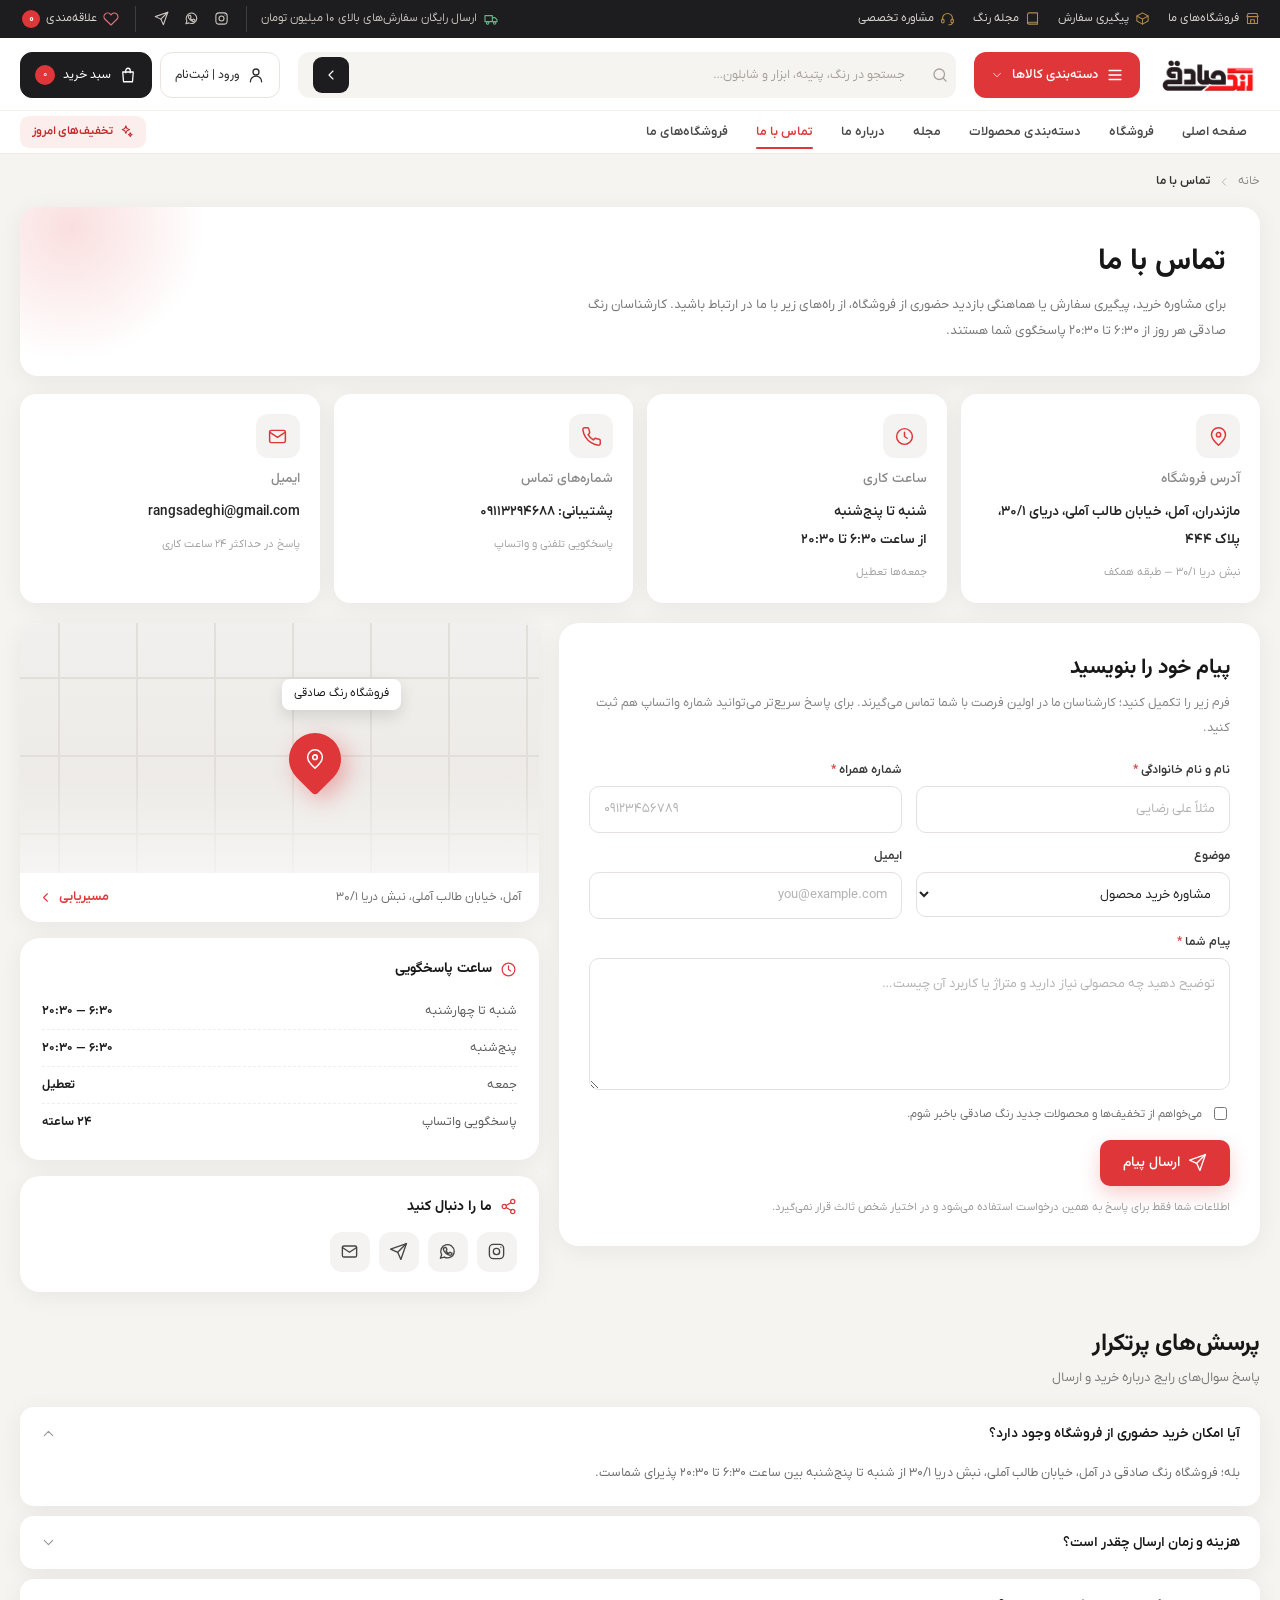
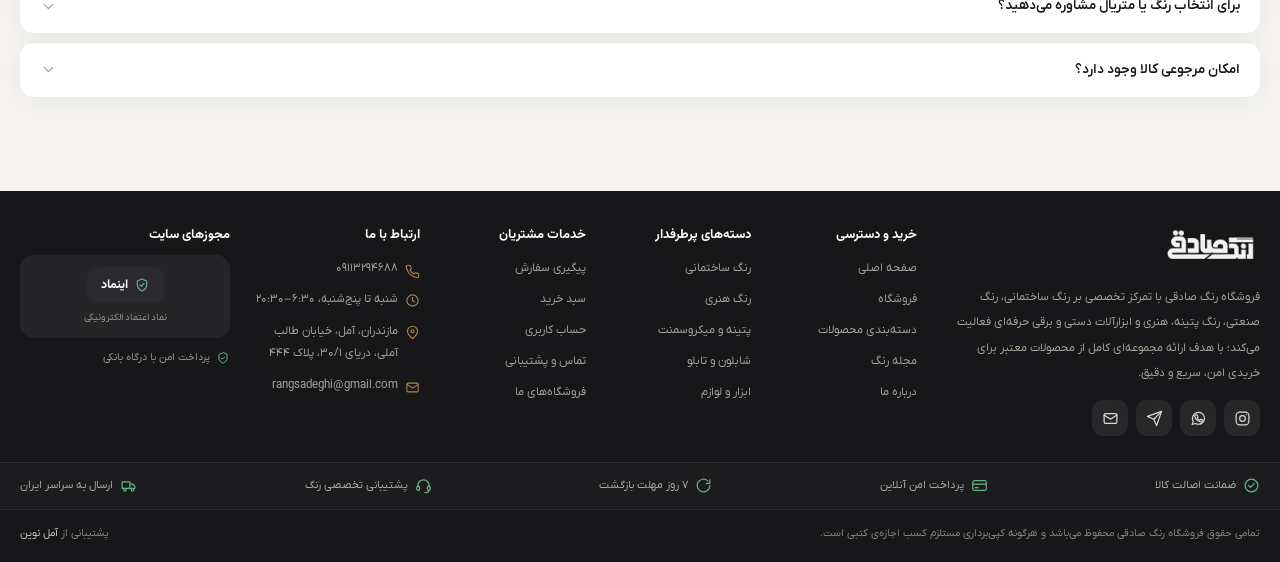
<file: contact.html>
<!doctype html>
<html lang="fa" dir="rtl">
<head>
  <meta charset="UTF-8">
  <meta name="viewport" content="width=device-width, initial-scale=1.0">
  <meta name="description" content="تماس با فروشگاه رنگ صادقی؛ آدرس، شماره تماس، ساعت کاری و فرم ارسال پیام.">
  <title>تماس با ما | رنگ صادقی: رنگ، رزین، ابزار نقاشی</title>
  <link rel="icon" href="assets/images/logo-alt.webp" type="image/webp">
  <link rel="preload" href="assets/fonts/iranyekanx-regular.woff2" as="font" type="font/woff2" crossorigin>
  <link rel="stylesheet" href="styles.css">
  <link rel="stylesheet" href="pages.css">
  <link rel="stylesheet" href="home.css">
</head>
<body data-page="contact" class="hx-page">
  <svg class="svg-sprite" aria-hidden="true">
    <symbol id="i-menu" viewBox="0 0 24 24"><path d="M4 6h16M4 12h16M4 18h16"/></symbol>
    <symbol id="i-search" viewBox="0 0 24 24"><circle cx="11" cy="11" r="7"/><path d="m20 20-4-4"/></symbol>
    <symbol id="i-user" viewBox="0 0 24 24"><circle cx="12" cy="8" r="4"/><path d="M4.5 21a7.5 7.5 0 0 1 15 0"/></symbol>
    <symbol id="i-bag" viewBox="0 0 24 24"><path d="M5 8h14l-1 13H6L5 8Z"/><path d="M9 9V6a3 3 0 0 1 6 0v3"/></symbol>
    <symbol id="i-heart" viewBox="0 0 24 24"><path d="M20.8 4.6a5.5 5.5 0 0 0-7.8 0L12 5.7l-1.1-1.1a5.5 5.5 0 0 0-7.8 7.8L12 21l8.8-8.6a5.5 5.5 0 0 0 0-7.8Z"/></symbol>
    <symbol id="i-chevron-down" viewBox="0 0 24 24"><path d="m6 9 6 6 6-6"/></symbol>
    <symbol id="i-chevron-left" viewBox="0 0 24 24"><path d="m15 18-6-6 6-6"/></symbol>
    <symbol id="i-chevron-right" viewBox="0 0 24 24"><path d="m9 18 6-6-6-6"/></symbol>
    <symbol id="i-close" viewBox="0 0 24 24"><path d="M18 6 6 18M6 6l12 12"/></symbol>
    <symbol id="i-home" viewBox="0 0 24 24"><path d="m3 11 9-8 9 8"/><path d="M5 10v11h14V10M9 21v-7h6v7"/></symbol>
    <symbol id="i-grid" viewBox="0 0 24 24"><rect x="3" y="3" width="7" height="7" rx="1"/><rect x="14" y="3" width="7" height="7" rx="1"/><rect x="3" y="14" width="7" height="7" rx="1"/><rect x="14" y="14" width="7" height="7" rx="1"/></symbol>
    <symbol id="i-list" viewBox="0 0 24 24"><path d="M8 6h12M8 12h12M8 18h12"/><circle cx="4" cy="6" r="1"/><circle cx="4" cy="12" r="1"/><circle cx="4" cy="18" r="1"/></symbol>
    <symbol id="i-filter" viewBox="0 0 24 24"><path d="M4 6h16M7 12h10M10 18h4"/></symbol>
    <symbol id="i-arrow-up" viewBox="0 0 24 24"><path d="m18 15-6-6-6 6"/></symbol>
    <symbol id="i-plus" viewBox="0 0 24 24"><path d="M12 5v14M5 12h14"/></symbol>
    <symbol id="i-minus" viewBox="0 0 24 24"><path d="M5 12h14"/></symbol>
    <symbol id="i-trash" viewBox="0 0 24 24"><path d="M4 7h16M9 7V4h6v3M7 7l1 14h8l1-14M10 11v6M14 11v6"/></symbol>
    <symbol id="i-phone" viewBox="0 0 24 24"><path d="M22 16.9v3a2 2 0 0 1-2.2 2 19.8 19.8 0 0 1-8.6-3.1 19.4 19.4 0 0 1-6-6A19.8 19.8 0 0 1 2.1 4.2 2 2 0 0 1 4.1 2h3a2 2 0 0 1 2 1.7c.1 1 .4 2 .7 2.9a2 2 0 0 1-.5 2.1L8.1 9.9a16 16 0 0 0 6 6l1.2-1.2a2 2 0 0 1 2.1-.5c.9.3 1.9.6 2.9.7a2 2 0 0 1 1.7 2Z"/></symbol>
    <symbol id="i-clock" viewBox="0 0 24 24"><circle cx="12" cy="12" r="9"/><path d="M12 7v5l3 2"/></symbol>
    <symbol id="i-pin" viewBox="0 0 24 24"><path d="M20 10c0 5-8 12-8 12S4 15 4 10a8 8 0 1 1 16 0Z"/><circle cx="12" cy="10" r="2.5"/></symbol>
    <symbol id="i-mail" viewBox="0 0 24 24"><rect x="3" y="5" width="18" height="14" rx="2"/><path d="m3 7 9 6 9-6"/></symbol>
    <symbol id="i-send" viewBox="0 0 24 24"><path d="m22 2-7 20-4-9-9-4 20-7Z"/><path d="M22 2 11 13"/></symbol>
    <symbol id="i-play" viewBox="0 0 24 24"><circle cx="12" cy="12" r="9"/><path d="m10 8 6 4-6 4V8Z"/></symbol>
    <symbol id="i-check" viewBox="0 0 24 24"><path d="m5 12 4 4L19 6"/></symbol>
    <symbol id="i-check-circle" viewBox="0 0 24 24"><circle cx="12" cy="12" r="9"/><path d="m8 12 2.6 2.6L16 9"/></symbol>
    <symbol id="i-instagram" viewBox="0 0 24 24"><rect x="3" y="3" width="18" height="18" rx="5"/><circle cx="12" cy="12" r="4"/><circle cx="17.5" cy="6.5" r=".8" fill="currentColor" stroke="none"/></symbol>
    <symbol id="i-whatsapp" viewBox="0 0 24 24"><path d="M20.5 11.6a8.5 8.5 0 0 1-12.6 7.4L3 20.5 4.6 16A8.5 8.5 0 1 1 20.5 11.6Z"/><path d="M8.2 7.5c.3-.6.6-.6.9-.6h.7c.2 0 .4.1.5.4l.9 2c.1.3.1.5-.1.7l-.7.9c-.2.2-.2.4-.1.6.6 1.2 1.6 2.2 2.8 2.8.2.1.4.1.6-.1l.9-1c.2-.2.4-.3.7-.2l2 .9c.3.1.4.3.4.5 0 .8-.4 1.5-1.1 1.9-.6.3-1.4.5-2.2.3-1.3-.3-3.1-1.1-4.8-2.7-1.4-1.4-2.4-3-2.7-4.3-.3-1.1 0-1.7.3-2.1Z"/></symbol>
    <symbol id="i-calendar" viewBox="0 0 24 24"><rect x="3" y="5" width="18" height="16" rx="2"/><path d="M8 3v4M16 3v4M3 11h18"/></symbol>
    <symbol id="i-book" viewBox="0 0 24 24"><path d="M4 5.5A2.5 2.5 0 0 1 6.5 3H20v15H6.5A2.5 2.5 0 0 0 4 20.5Z"/><path d="M20 18v3H6.5A2.5 2.5 0 0 1 4 18.5"/></symbol>
    <symbol id="i-tag" viewBox="0 0 24 24"><path d="M20.5 12.5 12 21l-9-9 8.5-8.5H20V12Z"/><circle cx="16" cy="8" r="1.4"/></symbol>
    <symbol id="i-share" viewBox="0 0 24 24"><circle cx="18" cy="5" r="3"/><circle cx="6" cy="12" r="3"/><circle cx="18" cy="19" r="3"/><path d="m8.6 10.6 6.8-3.9M8.6 13.4l6.8 3.9"/></symbol>
    <symbol id="i-link" viewBox="0 0 24 24"><path d="M10 13a5 5 0 0 0 7 0l3-3a5 5 0 0 0-7-7l-1.5 1.5"/><path d="M14 11a5 5 0 0 0-7 0l-3 3a5 5 0 0 0 7 7L12.5 20"/></symbol>
    <symbol id="i-truck" viewBox="0 0 24 24"><path d="M3 7h11v9H3zM14 10h4l3 3v3h-7"/><circle cx="7" cy="18" r="1.8"/><circle cx="17.5" cy="18" r="1.8"/></symbol>
    <symbol id="i-shield" viewBox="0 0 24 24"><path d="M12 3 5 6v6c0 4 3 7 7 9 4-2 7-5 7-9V6Z"/><path d="m9 12 2 2 4-4"/></symbol>
    <symbol id="i-award" viewBox="0 0 24 24"><circle cx="12" cy="9" r="5"/><path d="m8.5 13.5-1.5 7 5-2.5 5 2.5-1.5-7"/></symbol>
    <symbol id="i-layers" viewBox="0 0 24 24"><path d="m12 3 9 5-9 5-9-5 9-5Z"/><path d="m3 13 9 5 9-5"/></symbol>
    <symbol id="i-globe" viewBox="0 0 24 24"><circle cx="12" cy="12" r="9"/><path d="M3 12h18M12 3a15 15 0 0 1 0 18 15 15 0 0 1 0-18Z"/></symbol>
    <symbol id="i-store" viewBox="0 0 24 24"><path d="M4 9h16v11H4z"/><path d="M3 9l2-5h14l2 5"/><path d="M9 20v-6h6v6"/></symbol>
    <symbol id="i-map" viewBox="0 0 24 24"><path d="m9 4 6 2 6-2v16l-6 2-6-2-6 2V6Z"/><path d="M9 4v16M15 6v16"/></symbol>
    <symbol id="i-sparkles" viewBox="0 0 24 24"><path d="m11 3 1.7 4.3L17 9l-4.3 1.7L11 15l-1.7-4.3L5 9l4.3-1.7Z"/><path d="m18 14 .9 2.1L21 17l-2.1.9L18 20l-.9-2.1L15 17l2.1-.9Z"/></symbol>
    <symbol id="i-palette" viewBox="0 0 24 24"><path d="M12 21a9 9 0 1 1 9-9c0 2.5-2 3-3.5 3H16a2 2 0 0 0-1.4 3.4c.6.7.2 2.6-2.6 2.6Z"/><circle cx="8" cy="10" r="1"/><circle cx="12" cy="7.5" r="1"/><circle cx="16" cy="10" r="1"/></symbol>
    <symbol id="i-quote" viewBox="0 0 24 24"><path d="M9 7H5v5h4v5H5M19 7h-4v5h4v5h-4"/></symbol>
    <symbol id="i-info" viewBox="0 0 24 24"><circle cx="12" cy="12" r="9"/><path d="M12 11v5M12 8h.01"/></symbol>
    <symbol id="i-box" viewBox="0 0 24 24"><path d="m12 3 9 5v8l-9 5-9-5V8Z"/><path d="m3 8 9 5 9-5M12 13v8"/></symbol>
    <symbol id="i-wallet" viewBox="0 0 24 24"><path d="M4 7h13a2 2 0 0 1 2 2v9a2 2 0 0 1-2 2H5a2 2 0 0 1-2-2V7a2 2 0 0 1 2-2h11"/><path d="M16 13h2"/></symbol>
    <symbol id="i-gift" viewBox="0 0 24 24"><rect x="3" y="8" width="18" height="12" rx="2"/><path d="M3 12h18M12 8v12"/><path d="M12 8S9.5 3 7.5 4.4C5.8 5.6 8 8 12 8Zm0 0s2.5-5 4.5-3.6C18.2 5.6 16 8 12 8Z"/></symbol>
    <symbol id="i-ticket" viewBox="0 0 24 24"><path d="M3 9V6h18v3a2.5 2.5 0 0 0 0 5v4H3v-4a2.5 2.5 0 0 0 0-5Z"/><path d="M13 9v1.5M13 13.5V15"/></symbol>
    <symbol id="i-logout" viewBox="0 0 24 24"><path d="M15 4h3a2 2 0 0 1 2 2v12a2 2 0 0 1-2 2h-3"/><path d="M10 8l-4 4 4 4M6 12h9"/></symbol>
    <symbol id="i-edit" viewBox="0 0 24 24"><path d="M4 20h4l10-10a2.8 2.8 0 0 0-4-4L4 16Z"/><path d="m14.5 5.5 4 4"/></symbol>
    <symbol id="i-card" viewBox="0 0 24 24"><rect x="2.5" y="5" width="19" height="14" rx="2.5"/><path d="M2.5 10h19M6 15h4"/></symbol>
    <symbol id="i-heart-hand" viewBox="0 0 24 24"><path d="M20 12c0 4-8 8-8 8s-8-4-8-8a4 4 0 0 1 8-2 4 4 0 0 1 8 2Z"/></symbol>
    <symbol id="i-eye" viewBox="0 0 24 24"><path d="M2.5 12S6 5.5 12 5.5 21.5 12 21.5 12 18 18.5 12 18.5 2.5 12 2.5 12Z"/><circle cx="12" cy="12" r="3"/></symbol>
    <symbol id="i-zoom" viewBox="0 0 24 24"><circle cx="11" cy="11" r="7"/><path d="m20 20-4-4M11 8v6M8 11h6"/></symbol>
    <symbol id="i-download" viewBox="0 0 24 24"><path d="M12 4v11m0 0-4-4m4 4 4-4"/><path d="M4 19h16"/></symbol>
    <symbol id="i-headset" viewBox="0 0 24 24"><path d="M4 14v-2a8 8 0 0 1 16 0v2"/><rect x="2.5" y="13" width="4" height="6" rx="2"/><rect x="17.5" y="13" width="4" height="6" rx="2"/><path d="M20 19a4 4 0 0 1-4 3h-2"/></symbol>
    <symbol id="i-refresh" viewBox="0 0 24 24"><path d="M21 12a9 9 0 1 1-3-6.7"/><path d="M21 4v5h-5"/></symbol>
  </svg>

  <a class="skip-link" href="#main-content">رفتن به محتوای اصلی</a>

  <header class="site-header hx-header" id="site-header">
    <!-- نوار خدمات بالای سایت -->
    <div class="hx-utility desktop-only">
      <div class="site-container hx-utility-inner">
        <nav class="hx-utility-links" aria-label="دسترسی‌های سریع">
          <a href="stores.html"><svg><use href="#i-store"/></svg>فروشگاه‌های ما</a>
          <a href="order-details.html"><svg><use href="#i-box"/></svg>پیگیری سفارش</a>
          <a href="blog.html"><svg><use href="#i-book"/></svg>مجله رنگ</a>
          <a href="contact.html"><svg><use href="#i-headset"/></svg>مشاوره تخصصی</a>
        </nav>
        <div class="hx-utility-side">
          <span class="hx-utility-note"><svg><use href="#i-truck"/></svg>ارسال رایگان سفارش‌های بالای ۱۰ میلیون تومان</span>
          <div class="social-links">
            <a href="https://www.instagram.com/rangsadeghy" target="_blank" rel="noopener" aria-label="اینستاگرام"><svg><use href="#i-instagram"/></svg></a>
            <a href="https://wa.me/989113294688" target="_blank" rel="noopener" aria-label="واتساپ"><svg><use href="#i-whatsapp"/></svg></a>
            <a href="https://t.me/rangsadeghy" target="_blank" rel="noopener" aria-label="تلگرام"><svg><use href="#i-send"/></svg></a>
          </div>
          <button class="wishlist-top" id="wishlist-top" type="button">
            <svg><use href="#i-heart"/></svg><span>علاقه‌مندی</span><b id="wishlist-count">0</b>
          </button>
        </div>
      </div>
    </div>

    <!-- هدر اصلی دسکتاپ (چسبان + فشرده‌شو) -->
    <div class="main-header desktop-only" id="main-header">
      <div class="site-container hx-main-inner">
        <a class="hx-logo" href="index.html" aria-label="فروشگاه رنگ صادقی">
          <img src="assets/images/logo.png" alt="رنگ صادقی" width="100" height="39">
        </a>

        <div class="category-nav hx-cats">
          <button class="category-button" id="category-button" type="button" aria-expanded="false">
            <svg><use href="#i-menu"/></svg>
            <span>دسته‌بندی کالاها</span>
            <svg class="down-icon"><use href="#i-chevron-down"/></svg>
          </button>
          <div class="mega-menu" id="mega-menu">
            <div class="mega-column">
              <a class="mega-title" href="categories.html">بخش هنری <svg><use href="#i-chevron-left"/></svg></a>
              <a href="shop.html?cat=art">رنگ اکریلیک</a>
              <a href="shop.html?cat=art">رنگ روغن ها</a>
              <a href="shop.html?cat=art">رزین اپوکسی هنری</a>
              <a href="shop.html?cat=art">سفالگری و مجسمه سازی</a>
              <a href="shop.html?cat=art">افکت ها</a>
              <a href="shop.html?cat=art">وارنیش و تثبیت کننده</a>
            </div>
            <div class="mega-column">
              <a class="mega-title" href="categories.html">پتینه <svg><use href="#i-chevron-left"/></svg></a>
              <a href="shop.html?cat=patina">تکسچر ها</a>
              <a href="shop.html?cat=patina">میکروسمنت</a>
              <a href="shop.html?cat=patina">رنگ های دکوراتیو</a>
              <a href="shop.html?cat=patina">ورق ها</a>
              <a href="categories.html">تثبیت کننده ها</a>
            </div>
            <div class="mega-column">
              <a class="mega-title" href="categories.html">ابزار ها <svg><use href="#i-chevron-left"/></svg></a>
              <a href="shop.html?cat=tools">غلطک</a>
              <a href="shop.html?cat=tools">قلم</a>
              <a href="shop.html?cat=tools">لیسه و کاردک</a>
              <a href="categories.html">ماله</a>
              <a href="shop.html?cat=tools">سنباده ها</a>
            </div>
            <div class="mega-column">
              <a class="mega-title" href="categories.html">شابلون و تابلو <svg><use href="#i-chevron-left"/></svg></a>
              <a href="shop.html?cat=stencil">شابلون</a>
              <a href="shop.html?cat=stencil">ماندالا</a>
              <a href="shop.html?cat=stencil">داماسک</a>
              <a href="categories.html">بوم ها</a>
              <a href="categories.html">بیس های چوبی</a>
            </div>
            <div class="mega-highlight">
              <span class="mega-highlight-tag"><svg><use href="#i-sparkles"/></svg>پیشنهاد هفته</span>
              <b>تا ۳۵٪ تخفیف روی رنگ‌های ساختمانی</b>
              <a class="btn btn-primary btn-sm" href="shop.html?sale=1">مشاهده تخفیف‌ها</a>
            </div>
          </div>
        </div>

        <div class="search-box hx-search">
          <form class="search-form" data-search-form>
            <span class="hx-search-icon"><svg><use href="#i-search"/></svg></span>
            <input type="search" placeholder="جستجو در رنگ، پتینه، ابزار و شابلون…" aria-label="جستجوی محصولات" autocomplete="off">
            <button type="submit" aria-label="جستجو"><svg><use href="#i-chevron-left"/></svg></button>
          </form>
          <div class="search-results"></div>
        </div>

        <div class="header-tools hx-tools">
          <button class="hx-tool account-button" type="button" aria-label="ورود یا ثبت نام">
            <svg><use href="#i-user"/></svg><span>ورود | ثبت‌نام</span>
          </button>
          <button class="hx-tool hx-tool-cart cart-button" type="button" aria-label="سبد خرید">
            <svg><use href="#i-bag"/></svg><span>سبد خرید</span><span class="cart-count">0</span>
          </button>
        </div>
      </div>

      <div class="hx-navbar">
        <div class="site-container hx-navbar-inner">
          <nav class="main-nav" aria-label="منوی اصلی">
            <a href="index.html">صفحه اصلی</a>
            <a href="shop.html">فروشگاه</a>
            <a href="categories.html">دسته‌بندی محصولات</a>
            <a href="blog.html">مجله</a>
            <a href="about.html">درباره ما</a>
            <a class="active" href="contact.html">تماس با ما</a>
            <a href="stores.html">فروشگاه‌های ما</a>
          </nav>
          <a class="hx-nav-deal" href="shop.html?sale=1"><svg><use href="#i-sparkles"/></svg>تخفیف‌های امروز</a>
        </div>
      </div>
    </div>

    <!-- هدر موبایل -->
    <div class="mobile-header mobile-only">
      <div class="hx-mobile-top">
        <button class="mobile-menu-button" type="button" aria-label="باز کردن منو"><svg><use href="#i-menu"/></svg></button>
        <a href="index.html" class="mobile-logo"><img src="assets/images/logo-alt.webp" alt="رنگ صادقی"></a>
        <a class="hx-mobile-store" href="stores.html" aria-label="فروشگاه‌ها"><svg><use href="#i-store"/></svg></a>
      </div>
      <div class="search-box mobile-search">
        <form class="search-form" data-search-form>
          <input type="search" placeholder="جستجوی محصولات" aria-label="جستجوی محصولات" autocomplete="off">
          <button type="submit" aria-label="جستجو"><svg><use href="#i-search"/></svg></button>
        </form>
        <div class="search-results"></div>
      </div>
      <button class="hx-hidden-cart cart-button" type="button" aria-label="سبد خرید"><svg><use href="#i-bag"/></svg><span class="cart-count">0</span></button>
    </div>
  </header>
  <main class="page-main" id="main-content">
    <div class="page-container">
      <nav class="breadcrumb" aria-label="مسیر صفحه">
        <a href="index.html">خانه</a><svg><use href="#i-chevron-left"/></svg><span class="current">تماس با ما</span>
      </nav>

      <header class="page-head">
        <h1>تماس با ما</h1>
        <p>برای مشاوره خرید، پیگیری سفارش یا هماهنگی بازدید حضوری از فروشگاه، از راه‌های زیر با ما در ارتباط باشید. کارشناسان رنگ صادقی هر روز از ۶:۳۰ تا ۲۰:۳۰ پاسخگوی شما هستند.</p>
      </header>

      <div class="contact-cards">
        <article class="contact-card">
          <span class="ic"><svg><use href="#i-pin"/></svg></span>
          <h3>آدرس فروشگاه</h3>
          <p>مازندران، آمل، خیابان طالب آملی، دریای ۳۰/۱، پلاک ۴۴۴</p>
          <small>نبش دریا ۳۰/۱ — طبقه همکف</small>
        </article>
        <article class="contact-card">
          <span class="ic"><svg><use href="#i-clock"/></svg></span>
          <h3>ساعت کاری</h3>
          <p>شنبه تا پنج‌شنبه<br>از ساعت ۶:۳۰ تا ۲۰:۳۰</p>
          <small>جمعه‌ها تعطیل</small>
        </article>
        <article class="contact-card">
          <span class="ic"><svg><use href="#i-phone"/></svg></span>
          <h3>شماره‌های تماس</h3>
          <a href="tel:+989113294688">پشتیبانی: ۰۹۱۱۳۲۹۴۶۸۸</a>
          <small>پاسخگویی تلفنی و واتساپ</small>
        </article>
        <article class="contact-card">
          <span class="ic"><svg><use href="#i-mail"/></svg></span>
          <h3>ایمیل</h3>
          <a href="mailto:rangsadeghi@gmail.com">rangsadeghi@gmail.com</a>
          <small>پاسخ در حداکثر ۲۴ ساعت کاری</small>
        </article>
      </div>

      <div class="contact-layout">
        <section class="contact-form-card">
          <h2>پیام خود را بنویسید</h2>
          <p>فرم زیر را تکمیل کنید؛ کارشناسان ما در اولین فرصت با شما تماس می‌گیرند. برای پاسخ سریع‌تر می‌توانید شماره واتساپ هم ثبت کنید.</p>
          <form id="contact-form" novalidate>
            <div class="form-grid">
              <div class="field">
                <label for="fullname">نام و نام خانوادگی <span>*</span></label>
                <input id="fullname" name="fullname" required placeholder="مثلاً علی رضایی">
                <span class="error"></span>
              </div>
              <div class="field">
                <label for="mobile">شماره همراه <span>*</span></label>
                <input id="mobile" name="mobile" type="tel" required inputmode="numeric" placeholder="۰۹۱۲۳۴۵۶۷۸۹">
                <span class="error"></span>
              </div>
              <div class="field">
                <label for="subject">موضوع</label>
                <select id="subject" name="subject">
                  <option value="consult">مشاوره خرید محصول</option>
                  <option value="order">پیگیری سفارش</option>
                  <option value="price">استعلام قیمت و خرید عمده</option>
                  <option value="other">سایر موارد</option>
                </select>
                <span class="error"></span>
              </div>
              <div class="field">
                <label for="email">ایمیل</label>
                <input id="email" name="email" type="email" placeholder="you@example.com">
                <span class="error"></span>
              </div>
              <div class="field full">
                <label for="message">پیام شما <span>*</span></label>
                <textarea id="message" name="message" required placeholder="توضیح دهید چه محصولی نیاز دارید و متراژ یا کاربرد آن چیست…"></textarea>
                <span class="error"></span>
              </div>
            </div>
            <label class="checkline" style="margin:14px 0">
              <input type="checkbox" required> می‌خواهم از تخفیف‌ها و محصولات جدید رنگ صادقی باخبر شوم.
            </label>
            <button class="btn btn-primary" type="submit"><svg><use href="#i-send"/></svg>ارسال پیام</button>
            <p class="form-note">اطلاعات شما فقط برای پاسخ به همین درخواست استفاده می‌شود و در اختیار شخص ثالث قرار نمی‌گیرد.</p>
          </form>
        </section>

        <aside class="contact-side">
          <div class="map-card">
            <div class="map-canvas" role="img" aria-label="نقشه موقعیت فروشگاه رنگ صادقی در آمل">
              <span class="map-label">فروشگاه رنگ صادقی</span>
              <span class="map-pin"><svg><use href="#i-pin"/></svg></span>
            </div>
            <div class="map-foot">
              <span>آمل، خیابان طالب آملی، نبش دریا ۳۰/۱</span>
              <a class="text-link" href="https://rangsadeghy.com/store-locations/" target="_blank" rel="noopener">مسیریابی <svg><use href="#i-chevron-left"/></svg></a>
            </div>
          </div>

          <div class="hours-card">
            <h3><svg><use href="#i-clock"/></svg>ساعت پاسخگویی</h3>
            <div class="hours-row"><span>شنبه تا چهارشنبه</span><b>۶:۳۰ — ۲۰:۳۰</b></div>
            <div class="hours-row"><span>پنج‌شنبه</span><b>۶:۳۰ — ۲۰:۳۰</b></div>
            <div class="hours-row"><span>جمعه</span><b>تعطیل</b></div>
            <div class="hours-row"><span>پاسخگویی واتساپ</span><b>۲۴ ساعته</b></div>
          </div>

          <div class="hours-card">
            <h3><svg><use href="#i-share"/></svg>ما را دنبال کنید</h3>
            <div class="contact-socials">
              <a href="https://www.instagram.com/rangsadeghy" target="_blank" rel="noopener" aria-label="اینستاگرام"><svg><use href="#i-instagram"/></svg></a>
              <a href="https://wa.me/989113294688" target="_blank" rel="noopener" aria-label="واتساپ"><svg><use href="#i-whatsapp"/></svg></a>
              <a href="https://t.me/rangsadeghy" target="_blank" rel="noopener" aria-label="تلگرام"><svg><use href="#i-send"/></svg></a>
              <a href="mailto:rangsadeghi@gmail.com" aria-label="ایمیل"><svg><use href="#i-mail"/></svg></a>
            </div>
          </div>
        </aside>
      </div>

      <section class="page-section">
        <div class="section-head">
          <div><h2>پرسش‌های پرتکرار</h2><p>پاسخ سوال‌های رایج درباره خرید و ارسال</p></div>
        </div>
        <div class="faq-list">
          <details class="faq-item" open>
            <summary>آیا امکان خرید حضوری از فروشگاه وجود دارد؟<svg><use href="#i-chevron-down"/></svg></summary>
            <p>بله؛ فروشگاه رنگ صادقی در آمل، خیابان طالب آملی، نبش دریا ۳۰/۱ از شنبه تا پنج‌شنبه بین ساعت ۶:۳۰ تا ۲۰:۳۰ پذیرای شماست.</p>
          </details>
          <details class="faq-item">
            <summary>هزینه و زمان ارسال چقدر است؟<svg><use href="#i-chevron-down"/></svg></summary>
            <p>ارسال به سراسر کشور با پست پیشتاز و باربری انجام می‌شود؛ زمان تحویل بین ۲ تا ۵ روز کاری است. برای سفارش‌های بالای ۱۰ میلیون تومان ارسال رایگان است.</p>
          </details>
          <details class="faq-item">
            <summary>برای انتخاب رنگ یا متریال مشاوره می‌دهید؟<svg><use href="#i-chevron-down"/></svg></summary>
            <p>بله؛ کارشناسان ما بر اساس نوع سطح، متراژ و شرایط اجرا، متریال و مقدار مورد نیاز را پیشنهاد می‌دهند. کافیست از طریق واتساپ یا فرم همین صفحه با ما در تماس باشید.</p>
          </details>
          <details class="faq-item">
            <summary>امکان مرجوعی کالا وجود دارد؟<svg><use href="#i-chevron-down"/></svg></summary>
            <p>کالاهای سالم و پلمب‌نشده تا ۷ روز پس از تحویل قابل بازگشت هستند. برای هماهنگی مرجوعی، با پشتیبانی تماس بگیرید.</p>
          </details>
        </div>
      </section>
    </div>
  </main>

  <footer class="site-footer hx-footer">
    <div class="hx-footer-top">
      <div class="site-container hx-footer-top-inner">
        <section class="hx-footer-brand">
          <a class="hx-footer-logo" href="index.html"><img src="assets/images/logo.png" alt="فروشگاه رنگ صادقی" loading="lazy"></a>
          <p>فروشگاه رنگ صادقی با تمرکز تخصصی بر رنگ ساختمانی، رنگ صنعتی، رنگ پتینه، هنری و ابزارآلات دستی و برقی حرفه‌ای فعالیت می‌کند؛ با هدف ارائه مجموعه‌ای کامل از محصولات معتبر برای خریدی امن، سریع و دقیق.</p>
          <div class="hx-footer-social">
            <a href="https://www.instagram.com/rangsadeghy" target="_blank" rel="noopener" aria-label="اینستاگرام"><svg><use href="#i-instagram"/></svg></a>
            <a href="https://wa.me/989113294688" target="_blank" rel="noopener" aria-label="واتساپ"><svg><use href="#i-whatsapp"/></svg></a>
            <a href="https://t.me/rangsadeghy" target="_blank" rel="noopener" aria-label="تلگرام"><svg><use href="#i-send"/></svg></a>
            <a href="mailto:rangsadeghi@gmail.com" aria-label="ایمیل"><svg><use href="#i-mail"/></svg></a>
          </div>
        </section>

        <div class="hx-footer-cols">
          <section>
            <h3>خرید و دسترسی</h3>
            <a href="index.html">صفحه اصلی</a>
            <a href="shop.html">فروشگاه</a>
            <a href="categories.html">دسته‌بندی محصولات</a>
            <a href="blog.html">مجله رنگ</a>
            <a href="about.html">درباره ما</a>
          </section>
          <section>
            <h3>دسته‌های پرطرفدار</h3>
            <a href="shop.html?cat=building">رنگ ساختمانی</a>
            <a href="shop.html?cat=art">رنگ هنری</a>
            <a href="shop.html?cat=patina">پتینه و میکروسمنت</a>
            <a href="shop.html?cat=stencil">شابلون و تابلو</a>
            <a href="shop.html?cat=tools">ابزار و لوازم</a>
          </section>
          <section>
            <h3>خدمات مشتریان</h3>
            <a href="order-details.html">پیگیری سفارش</a>
            <a href="cart.html">سبد خرید</a>
            <a href="account.html">حساب کاربری</a>
            <a href="contact.html">تماس و پشتیبانی</a>
            <a href="stores.html">فروشگاه‌های ما</a>
          </section>
          <section class="hx-footer-contact">
            <h3>ارتباط با ما</h3>
            <a href="tel:09113294688"><svg><use href="#i-phone"/></svg><span><bdo dir="ltr">۰۹۱۱۳۲۹۴۶۸۸</bdo></span></a>
            <p><svg><use href="#i-clock"/></svg><span class="hx-nowrap">شنبه تا پنج‌شنبه، ۶:۳۰–۲۰:۳۰</span></p>
            <p><svg><use href="#i-pin"/></svg><span>مازندران، آمل، خیابان طالب آملی، دریای ۳۰/۱، پلاک ۴۴۴</span></p>
            <a href="mailto:rangsadeghi@gmail.com"><svg><use href="#i-mail"/></svg><span>rangsadeghi@gmail.com</span></a>
          </section>
        </div>

        <aside class="hx-footer-license">
          <h3>مجوزهای سایت</h3>
          <a class="enamad" href="https://trustseal.enamad.ir/?id=574425&amp;Code=e8HImAQ72k1oH8npkUuHCXT0c1OmYjHr" target="_blank" rel="noopener" aria-label="نماد اعتماد الکترونیکی">
            <span class="enamad-mark"><svg><use href="#i-shield"/></svg>اینماد</span><small>نماد اعتماد الکترونیکی</small>
          </a>
          <span class="hx-license-note"><svg><use href="#i-shield"/></svg>پرداخت امن با درگاه بانکی</span>
        </aside>
      </div>
    </div>

    <div class="hx-footer-trust">
      <div class="site-container hx-trust-inner">
        <span><svg><use href="#i-check-circle"/></svg>ضمانت اصالت کالا</span>
        <span><svg><use href="#i-card"/></svg>پرداخت امن آنلاین</span>
        <span><svg><use href="#i-refresh"/></svg>۷ روز مهلت بازگشت</span>
        <span><svg><use href="#i-headset"/></svg>پشتیبانی تخصصی رنگ</span>
        <span><svg><use href="#i-truck"/></svg>ارسال به سراسر ایران</span>
      </div>
    </div>

    <div class="hx-footer-bottom">
      <div class="site-container hx-footer-bottom-inner">
        <p>تمامی حقوق فروشگاه رنگ صادقی محفوظ می‌باشد و هرگونه کپی‌برداری مستلزم کسب اجازه‌ی کتبی است.</p>
        <p>پشتیبانی از <a href="https://amolnovin.ir/" target="_blank" rel="noopener">آمل نوین</a></p>
      </div>
    </div>
  </footer>
  <button class="back-to-top" id="back-to-top" type="button" aria-label="بازگشت به بالا"><svg><use href="#i-arrow-up"/></svg></button>

  <nav class="mobile-toolbar mobile-only" aria-label="دسترسی سریع">
    <a href="index.html" class="toolbar-home active" aria-current="page"><svg><use href="#i-home"/></svg><span>خانه</span></a>
    <a href="shop.html" class="toolbar-shop"><svg><use href="#i-grid"/></svg><span>فروشگاه</span></a>
    <button class="mobile-menu-button" type="button"><svg><use href="#i-menu"/></svg><span>منو</span></button>
    <a href="cart.html" class="toolbar-cart"><span class="toolbar-icon"><svg><use href="#i-bag"/></svg><b class="cart-count">0</b></span><span>سبد خرید</span></a>
    <a href="account.html" class="toolbar-account"><svg><use href="#i-user"/></svg><span>حساب کاربری</span></a>
  </nav>

  <div class="page-overlay" id="page-overlay"></div>

  <aside class="side-drawer mobile-menu-drawer" id="mobile-menu-drawer" aria-hidden="true" aria-label="منوی موبایل">
    <div class="drawer-heading"><img src="assets/images/logo.png" alt="رنگ صادقی"><button class="drawer-close" type="button" aria-label="بستن"><svg><use href="#i-close"/></svg></button></div>
    <div class="mobile-drawer-tabs"><button class="active" type="button">منو</button><button type="button" id="drawer-categories-tab">دسته بندی ها</button></div>
    <nav class="mobile-drawer-nav">
      <a href="index.html">صفحه اصلی</a><a href="shop.html">فروشگاه</a><a href="categories.html">دسته بندی محصولات</a><a href="blog.html">بلاگ</a><a href="about.html">درباره ما</a><a href="contact.html">تماس با ما</a><a href="stores.html">فروشگاه های ما</a>
    </nav>
    <div class="mobile-drawer-categories" id="mobile-drawer-categories">
      <details><summary>بخش هنری <svg><use href="#i-chevron-down"/></svg></summary><a href="shop.html?cat=art">رنگ اکریلیک</a><a href="shop.html?cat=art">رنگ روغن ها</a><a href="shop.html?cat=art">رزین اپوکسی</a><a href="shop.html?cat=art">سفالگری و مجسمه سازی</a></details>
      <details><summary>پتینه <svg><use href="#i-chevron-down"/></svg></summary><a href="shop.html?cat=patina">تکسچر ها</a><a href="shop.html?cat=patina">میکروسمنت</a><a href="shop.html?cat=patina">رنگ های دکوراتیو</a></details>
      <details><summary>ابزار ها <svg><use href="#i-chevron-down"/></svg></summary><a href="shop.html?cat=tools">قلم</a><a href="shop.html?cat=tools">غلطک</a><a href="shop.html?cat=tools">لیسه و کاردک</a></details>
      <details><summary>شابلون و تابلو <svg><use href="#i-chevron-down"/></svg></summary><a href="shop.html?cat=stencil">شابلون</a><a href="categories.html">بوم ها</a></details>
    </div>
  </aside>

  <aside class="side-drawer cart-drawer" id="cart-drawer" aria-hidden="true" aria-label="سبد خرید">
    <div class="drawer-heading"><h2>سبد خرید</h2><button class="drawer-close" type="button" aria-label="بستن"><svg><use href="#i-close"/></svg></button></div>
    <div class="cart-items" id="cart-items"></div>
    <div class="cart-footer">
      <div class="cart-total"><span>جمع سبد خرید</span><strong id="cart-total">0 تومان</strong></div>
      <button type="button" class="checkout-button" id="checkout-button">تسویه حساب</button>
      <button type="button" class="continue-shopping drawer-close">ادامه خرید</button>
    </div>
  </aside>

  <section class="modal" id="quick-modal" role="dialog" aria-modal="true" aria-hidden="true" aria-label="مشاهده سریع محصول">
    <button class="modal-close" type="button" aria-label="بستن"><svg><use href="#i-close"/></svg></button>
    <div id="quick-modal-content"></div>
  </section>

  <section class="modal login-modal" id="login-modal" role="dialog" aria-modal="true" aria-hidden="true" aria-label="ورود به حساب کاربری">
    <button class="modal-close" type="button" aria-label="بستن"><svg><use href="#i-close"/></svg></button>
    <img src="assets/images/logo.png" alt="رنگ صادقی" width="110">
    <h2>ورود | ثبت نام</h2>
    <p>برای ورود یا ثبت نام، شماره موبایل خود را وارد کنید.</p>
    <form id="login-form"><label for="mobile-number">شماره موبایل</label><input id="mobile-number" inputmode="numeric" placeholder="مثلاً 09123456789" required pattern="09[0-9]{9}"><button type="submit">دریافت کد تایید</button></form>
  </section>

  <div class="toast" id="toast" role="status" aria-live="polite"><svg><use href="#i-check"/></svg><span></span></div>
  <script src="app.js"></script>
  <script src="pages.js"></script>
</body>
</html>
</file>
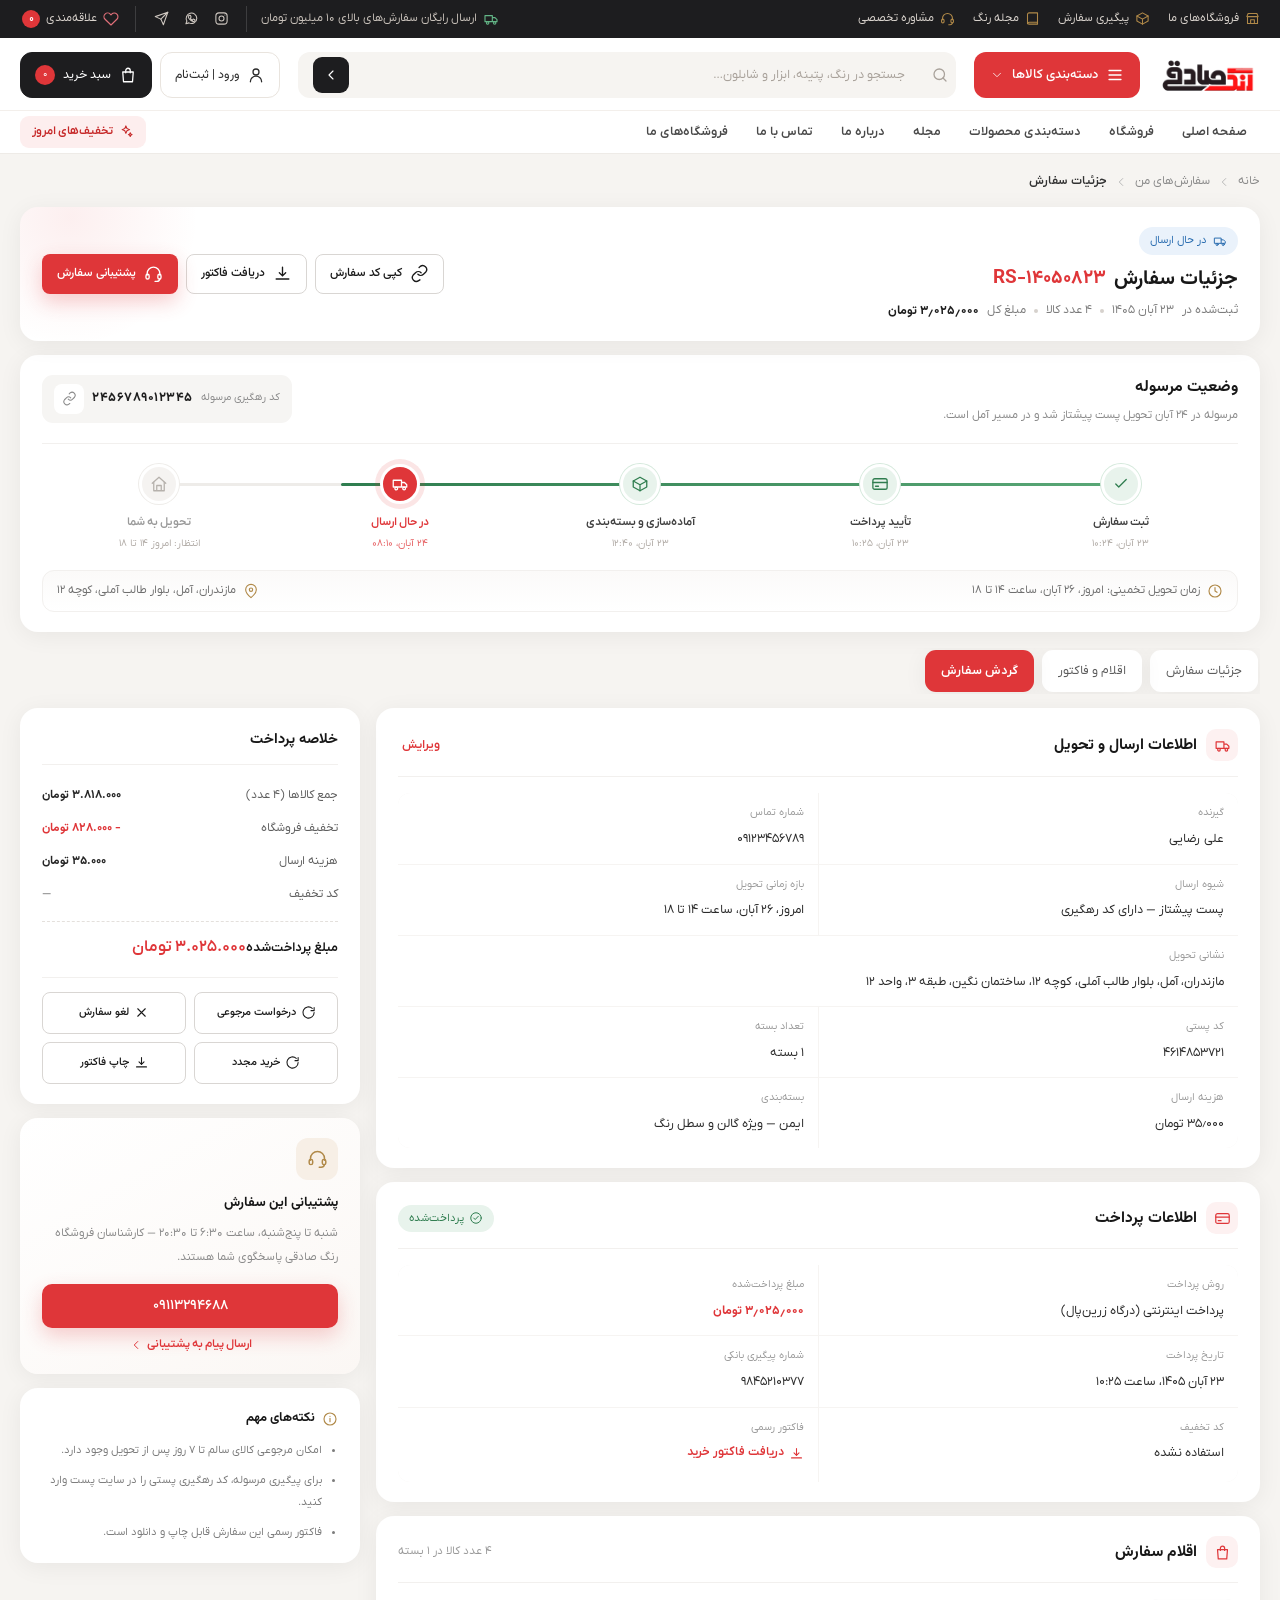
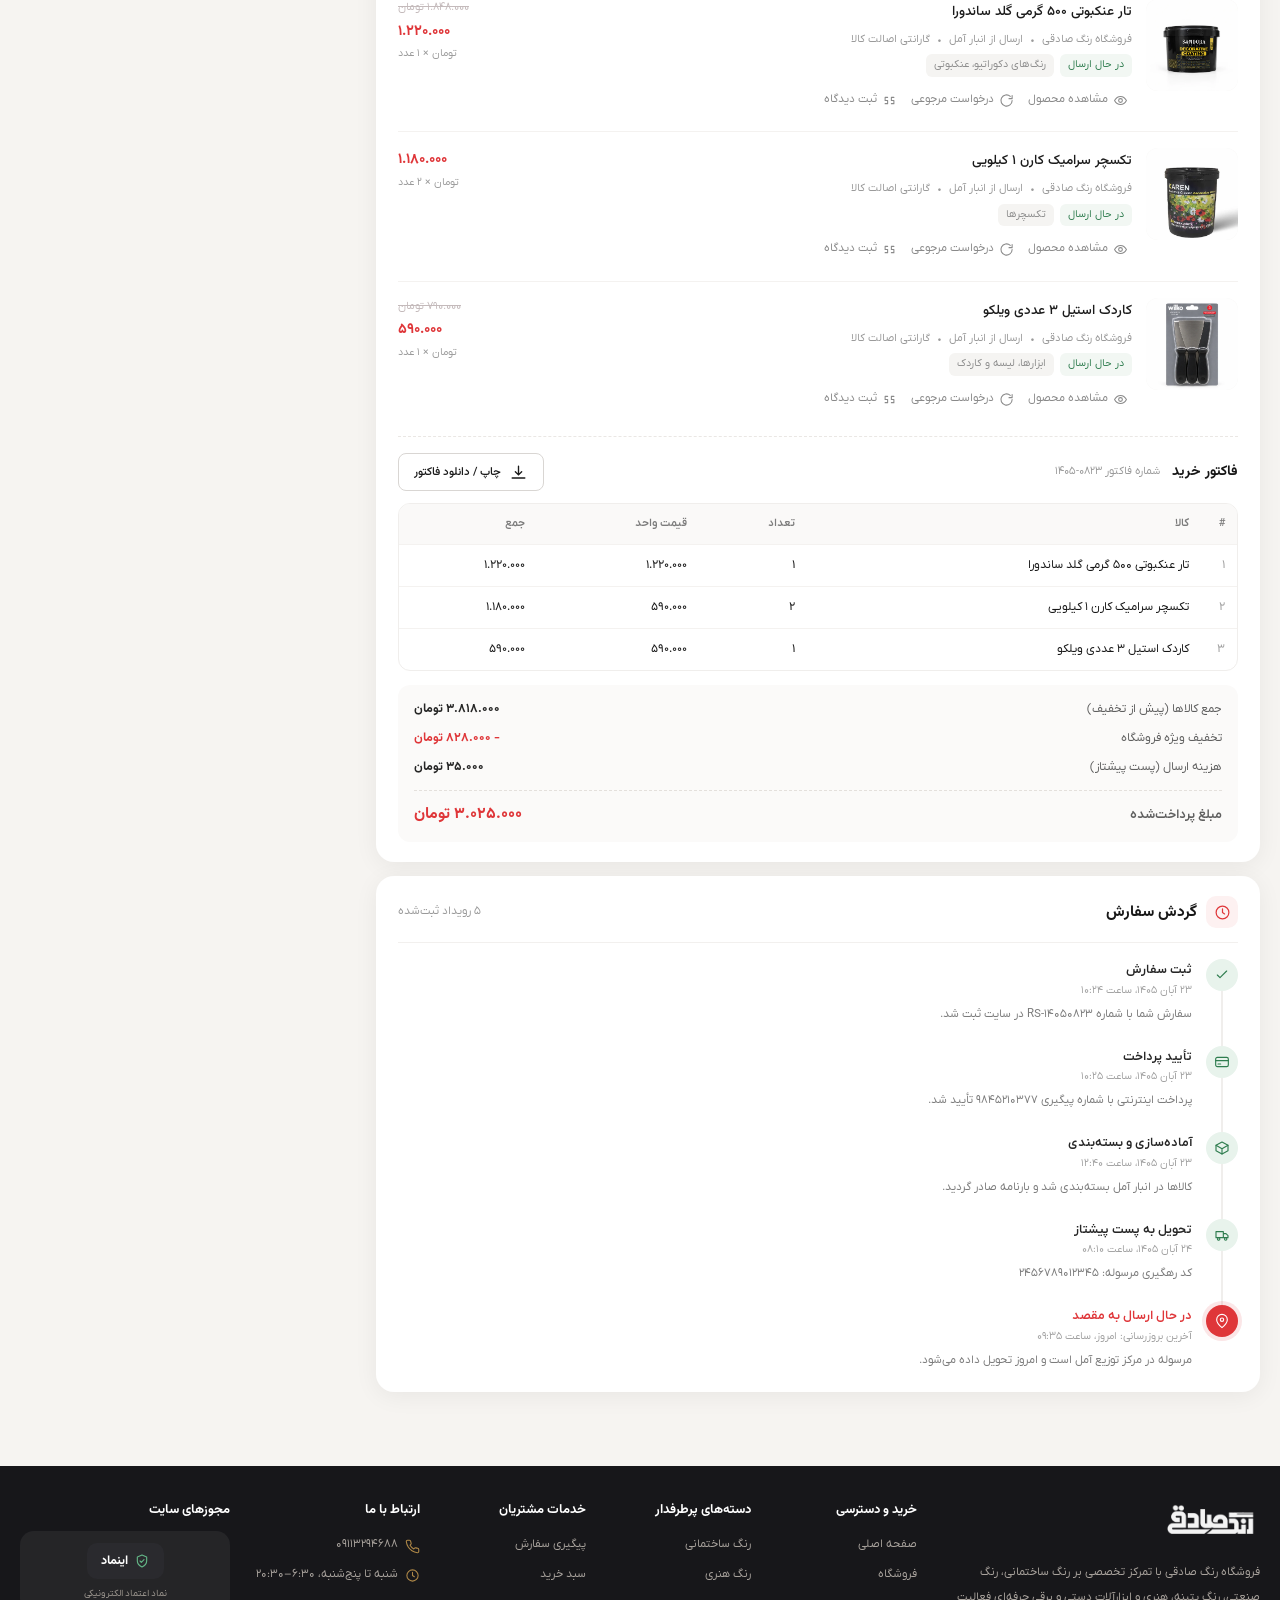
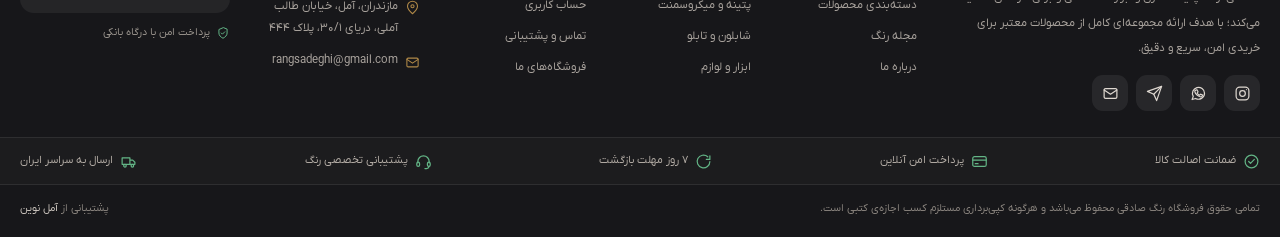
<file: order-details.html>
<!doctype html>
<html lang="fa" dir="rtl">
<head>
  <meta charset="UTF-8">
  <meta name="viewport" content="width=device-width, initial-scale=1.0">
  <meta name="description" content="جزئیات کامل سفارش: وضعیت مرسوله و کد رهگیری، اطلاعات ارسال و پرداخت، اقلام سفارش، فاکتور خرید و گردش سفارش.">
  <title>جزئیات سفارش | فروشگاه رنگ صادقی</title>
  <link rel="icon" href="assets/images/logo-alt.webp" type="image/webp">
  <link rel="preload" href="assets/fonts/iranyekanx-regular.woff2" as="font" type="font/woff2" crossorigin>
  <link rel="stylesheet" href="styles.css">
  <link rel="stylesheet" href="pages.css">
  <link rel="stylesheet" href="home.css">
</head>
<body data-page="order" class="hx-page page-order">
  <svg class="svg-sprite" aria-hidden="true">
    <symbol id="i-menu" viewBox="0 0 24 24"><path d="M4 6h16M4 12h16M4 18h16"/></symbol>
    <symbol id="i-search" viewBox="0 0 24 24"><circle cx="11" cy="11" r="7"/><path d="m20 20-4-4"/></symbol>
    <symbol id="i-user" viewBox="0 0 24 24"><circle cx="12" cy="8" r="4"/><path d="M4.5 21a7.5 7.5 0 0 1 15 0"/></symbol>
    <symbol id="i-bag" viewBox="0 0 24 24"><path d="M5 8h14l-1 13H6L5 8Z"/><path d="M9 9V6a3 3 0 0 1 6 0v3"/></symbol>
    <symbol id="i-heart" viewBox="0 0 24 24"><path d="M20.8 4.6a5.5 5.5 0 0 0-7.8 0L12 5.7l-1.1-1.1a5.5 5.5 0 0 0-7.8 7.8L12 21l8.8-8.6a5.5 5.5 0 0 0 0-7.8Z"/></symbol>
    <symbol id="i-chevron-down" viewBox="0 0 24 24"><path d="m6 9 6 6 6-6"/></symbol>
    <symbol id="i-chevron-left" viewBox="0 0 24 24"><path d="m15 18-6-6 6-6"/></symbol>
    <symbol id="i-chevron-right" viewBox="0 0 24 24"><path d="m9 18 6-6-6-6"/></symbol>
    <symbol id="i-close" viewBox="0 0 24 24"><path d="M18 6 6 18M6 6l12 12"/></symbol>
    <symbol id="i-home" viewBox="0 0 24 24"><path d="m3 11 9-8 9 8"/><path d="M5 10v11h14V10M9 21v-7h6v7"/></symbol>
    <symbol id="i-grid" viewBox="0 0 24 24"><rect x="3" y="3" width="7" height="7" rx="1"/><rect x="14" y="3" width="7" height="7" rx="1"/><rect x="3" y="14" width="7" height="7" rx="1"/><rect x="14" y="14" width="7" height="7" rx="1"/></symbol>
    <symbol id="i-list" viewBox="0 0 24 24"><path d="M8 6h12M8 12h12M8 18h12"/><circle cx="4" cy="6" r="1"/><circle cx="4" cy="12" r="1"/><circle cx="4" cy="18" r="1"/></symbol>
    <symbol id="i-filter" viewBox="0 0 24 24"><path d="M4 6h16M7 12h10M10 18h4"/></symbol>
    <symbol id="i-arrow-up" viewBox="0 0 24 24"><path d="m18 15-6-6-6 6"/></symbol>
    <symbol id="i-plus" viewBox="0 0 24 24"><path d="M12 5v14M5 12h14"/></symbol>
    <symbol id="i-minus" viewBox="0 0 24 24"><path d="M5 12h14"/></symbol>
    <symbol id="i-trash" viewBox="0 0 24 24"><path d="M4 7h16M9 7V4h6v3M7 7l1 14h8l1-14M10 11v6M14 11v6"/></symbol>
    <symbol id="i-phone" viewBox="0 0 24 24"><path d="M22 16.9v3a2 2 0 0 1-2.2 2 19.8 19.8 0 0 1-8.6-3.1 19.4 19.4 0 0 1-6-6A19.8 19.8 0 0 1 2.1 4.2 2 2 0 0 1 4.1 2h3a2 2 0 0 1 2 1.7c.1 1 .4 2 .7 2.9a2 2 0 0 1-.5 2.1L8.1 9.9a16 16 0 0 0 6 6l1.2-1.2a2 2 0 0 1 2.1-.5c.9.3 1.9.6 2.9.7a2 2 0 0 1 1.7 2Z"/></symbol>
    <symbol id="i-clock" viewBox="0 0 24 24"><circle cx="12" cy="12" r="9"/><path d="M12 7v5l3 2"/></symbol>
    <symbol id="i-pin" viewBox="0 0 24 24"><path d="M20 10c0 5-8 12-8 12S4 15 4 10a8 8 0 1 1 16 0Z"/><circle cx="12" cy="10" r="2.5"/></symbol>
    <symbol id="i-mail" viewBox="0 0 24 24"><rect x="3" y="5" width="18" height="14" rx="2"/><path d="m3 7 9 6 9-6"/></symbol>
    <symbol id="i-send" viewBox="0 0 24 24"><path d="m22 2-7 20-4-9-9-4 20-7Z"/><path d="M22 2 11 13"/></symbol>
    <symbol id="i-play" viewBox="0 0 24 24"><circle cx="12" cy="12" r="9"/><path d="m10 8 6 4-6 4V8Z"/></symbol>
    <symbol id="i-check" viewBox="0 0 24 24"><path d="m5 12 4 4L19 6"/></symbol>
    <symbol id="i-check-circle" viewBox="0 0 24 24"><circle cx="12" cy="12" r="9"/><path d="m8 12 2.6 2.6L16 9"/></symbol>
    <symbol id="i-instagram" viewBox="0 0 24 24"><rect x="3" y="3" width="18" height="18" rx="5"/><circle cx="12" cy="12" r="4"/><circle cx="17.5" cy="6.5" r=".8" fill="currentColor" stroke="none"/></symbol>
    <symbol id="i-whatsapp" viewBox="0 0 24 24"><path d="M20.5 11.6a8.5 8.5 0 0 1-12.6 7.4L3 20.5 4.6 16A8.5 8.5 0 1 1 20.5 11.6Z"/><path d="M8.2 7.5c.3-.6.6-.6.9-.6h.7c.2 0 .4.1.5.4l.9 2c.1.3.1.5-.1.7l-.7.9c-.2.2-.2.4-.1.6.6 1.2 1.6 2.2 2.8 2.8.2.1.4.1.6-.1l.9-1c.2-.2.4-.3.7-.2l2 .9c.3.1.4.3.4.5 0 .8-.4 1.5-1.1 1.9-.6.3-1.4.5-2.2.3-1.3-.3-3.1-1.1-4.8-2.7-1.4-1.4-2.4-3-2.7-4.3-.3-1.1 0-1.7.3-2.1Z"/></symbol>
    <symbol id="i-calendar" viewBox="0 0 24 24"><rect x="3" y="5" width="18" height="16" rx="2"/><path d="M8 3v4M16 3v4M3 11h18"/></symbol>
    <symbol id="i-book" viewBox="0 0 24 24"><path d="M4 5.5A2.5 2.5 0 0 1 6.5 3H20v15H6.5A2.5 2.5 0 0 0 4 20.5Z"/><path d="M20 18v3H6.5A2.5 2.5 0 0 1 4 18.5"/></symbol>
    <symbol id="i-tag" viewBox="0 0 24 24"><path d="M20.5 12.5 12 21l-9-9 8.5-8.5H20V12Z"/><circle cx="16" cy="8" r="1.4"/></symbol>
    <symbol id="i-share" viewBox="0 0 24 24"><circle cx="18" cy="5" r="3"/><circle cx="6" cy="12" r="3"/><circle cx="18" cy="19" r="3"/><path d="m8.6 10.6 6.8-3.9M8.6 13.4l6.8 3.9"/></symbol>
    <symbol id="i-link" viewBox="0 0 24 24"><path d="M10 13a5 5 0 0 0 7 0l3-3a5 5 0 0 0-7-7l-1.5 1.5"/><path d="M14 11a5 5 0 0 0-7 0l-3 3a5 5 0 0 0 7 7L12.5 20"/></symbol>
    <symbol id="i-truck" viewBox="0 0 24 24"><path d="M3 7h11v9H3zM14 10h4l3 3v3h-7"/><circle cx="7" cy="18" r="1.8"/><circle cx="17.5" cy="18" r="1.8"/></symbol>
    <symbol id="i-shield" viewBox="0 0 24 24"><path d="M12 3 5 6v6c0 4 3 7 7 9 4-2 7-5 7-9V6Z"/><path d="m9 12 2 2 4-4"/></symbol>
    <symbol id="i-award" viewBox="0 0 24 24"><circle cx="12" cy="9" r="5"/><path d="m8.5 13.5-1.5 7 5-2.5 5 2.5-1.5-7"/></symbol>
    <symbol id="i-layers" viewBox="0 0 24 24"><path d="m12 3 9 5-9 5-9-5 9-5Z"/><path d="m3 13 9 5 9-5"/></symbol>
    <symbol id="i-globe" viewBox="0 0 24 24"><circle cx="12" cy="12" r="9"/><path d="M3 12h18M12 3a15 15 0 0 1 0 18 15 15 0 0 1 0-18Z"/></symbol>
    <symbol id="i-store" viewBox="0 0 24 24"><path d="M4 9h16v11H4z"/><path d="M3 9l2-5h14l2 5"/><path d="M9 20v-6h6v6"/></symbol>
    <symbol id="i-map" viewBox="0 0 24 24"><path d="m9 4 6 2 6-2v16l-6 2-6-2-6 2V6Z"/><path d="M9 4v16M15 6v16"/></symbol>
    <symbol id="i-sparkles" viewBox="0 0 24 24"><path d="m11 3 1.7 4.3L17 9l-4.3 1.7L11 15l-1.7-4.3L5 9l4.3-1.7Z"/><path d="m18 14 .9 2.1L21 17l-2.1.9L18 20l-.9-2.1L15 17l2.1-.9Z"/></symbol>
    <symbol id="i-palette" viewBox="0 0 24 24"><path d="M12 21a9 9 0 1 1 9-9c0 2.5-2 3-3.5 3H16a2 2 0 0 0-1.4 3.4c.6.7.2 2.6-2.6 2.6Z"/><circle cx="8" cy="10" r="1"/><circle cx="12" cy="7.5" r="1"/><circle cx="16" cy="10" r="1"/></symbol>
    <symbol id="i-quote" viewBox="0 0 24 24"><path d="M9 7H5v5h4v5H5M19 7h-4v5h4v5h-4"/></symbol>
    <symbol id="i-info" viewBox="0 0 24 24"><circle cx="12" cy="12" r="9"/><path d="M12 11v5M12 8h.01"/></symbol>
    <symbol id="i-box" viewBox="0 0 24 24"><path d="m12 3 9 5v8l-9 5-9-5V8Z"/><path d="m3 8 9 5 9-5M12 13v8"/></symbol>
    <symbol id="i-wallet" viewBox="0 0 24 24"><path d="M4 7h13a2 2 0 0 1 2 2v9a2 2 0 0 1-2 2H5a2 2 0 0 1-2-2V7a2 2 0 0 1 2-2h11"/><path d="M16 13h2"/></symbol>
    <symbol id="i-gift" viewBox="0 0 24 24"><rect x="3" y="8" width="18" height="12" rx="2"/><path d="M3 12h18M12 8v12"/><path d="M12 8S9.5 3 7.5 4.4C5.8 5.6 8 8 12 8Zm0 0s2.5-5 4.5-3.6C18.2 5.6 16 8 12 8Z"/></symbol>
    <symbol id="i-ticket" viewBox="0 0 24 24"><path d="M3 9V6h18v3a2.5 2.5 0 0 0 0 5v4H3v-4a2.5 2.5 0 0 0 0-5Z"/><path d="M13 9v1.5M13 13.5V15"/></symbol>
    <symbol id="i-logout" viewBox="0 0 24 24"><path d="M15 4h3a2 2 0 0 1 2 2v12a2 2 0 0 1-2 2h-3"/><path d="M10 8l-4 4 4 4M6 12h9"/></symbol>
    <symbol id="i-edit" viewBox="0 0 24 24"><path d="M4 20h4l10-10a2.8 2.8 0 0 0-4-4L4 16Z"/><path d="m14.5 5.5 4 4"/></symbol>
    <symbol id="i-card" viewBox="0 0 24 24"><rect x="2.5" y="5" width="19" height="14" rx="2.5"/><path d="M2.5 10h19M6 15h4"/></symbol>
    <symbol id="i-heart-hand" viewBox="0 0 24 24"><path d="M20 12c0 4-8 8-8 8s-8-4-8-8a4 4 0 0 1 8-2 4 4 0 0 1 8 2Z"/></symbol>
    <symbol id="i-eye" viewBox="0 0 24 24"><path d="M2.5 12S6 5.5 12 5.5 21.5 12 21.5 12 18 18.5 12 18.5 2.5 12 2.5 12Z"/><circle cx="12" cy="12" r="3"/></symbol>
    <symbol id="i-zoom" viewBox="0 0 24 24"><circle cx="11" cy="11" r="7"/><path d="m20 20-4-4M11 8v6M8 11h6"/></symbol>
    <symbol id="i-download" viewBox="0 0 24 24"><path d="M12 4v11m0 0-4-4m4 4 4-4"/><path d="M4 19h16"/></symbol>
    <symbol id="i-headset" viewBox="0 0 24 24"><path d="M4 14v-2a8 8 0 0 1 16 0v2"/><rect x="2.5" y="13" width="4" height="6" rx="2"/><rect x="17.5" y="13" width="4" height="6" rx="2"/><path d="M20 19a4 4 0 0 1-4 3h-2"/></symbol>
    <symbol id="i-refresh" viewBox="0 0 24 24"><path d="M21 12a9 9 0 1 1-3-6.7"/><path d="M21 4v5h-5"/></symbol>
  </svg>

  <a class="skip-link" href="#main-content">رفتن به محتوای اصلی</a>

  <header class="site-header hx-header" id="site-header">
    <!-- نوار خدمات بالای سایت -->
    <div class="hx-utility desktop-only">
      <div class="site-container hx-utility-inner">
        <nav class="hx-utility-links" aria-label="دسترسی‌های سریع">
          <a href="stores.html"><svg><use href="#i-store"/></svg>فروشگاه‌های ما</a>
          <a href="order-details.html"><svg><use href="#i-box"/></svg>پیگیری سفارش</a>
          <a href="blog.html"><svg><use href="#i-book"/></svg>مجله رنگ</a>
          <a href="contact.html"><svg><use href="#i-headset"/></svg>مشاوره تخصصی</a>
        </nav>
        <div class="hx-utility-side">
          <span class="hx-utility-note"><svg><use href="#i-truck"/></svg>ارسال رایگان سفارش‌های بالای ۱۰ میلیون تومان</span>
          <div class="social-links">
            <a href="https://www.instagram.com/rangsadeghy" target="_blank" rel="noopener" aria-label="اینستاگرام"><svg><use href="#i-instagram"/></svg></a>
            <a href="https://wa.me/989113294688" target="_blank" rel="noopener" aria-label="واتساپ"><svg><use href="#i-whatsapp"/></svg></a>
            <a href="https://t.me/rangsadeghy" target="_blank" rel="noopener" aria-label="تلگرام"><svg><use href="#i-send"/></svg></a>
          </div>
          <button class="wishlist-top" id="wishlist-top" type="button">
            <svg><use href="#i-heart"/></svg><span>علاقه‌مندی</span><b id="wishlist-count">0</b>
          </button>
        </div>
      </div>
    </div>

    <!-- هدر اصلی دسکتاپ (چسبان + فشرده‌شو) -->
    <div class="main-header desktop-only" id="main-header">
      <div class="site-container hx-main-inner">
        <a class="hx-logo" href="index.html" aria-label="فروشگاه رنگ صادقی">
          <img src="assets/images/logo.png" alt="رنگ صادقی" width="100" height="39">
        </a>

        <div class="category-nav hx-cats">
          <button class="category-button" id="category-button" type="button" aria-expanded="false">
            <svg><use href="#i-menu"/></svg>
            <span>دسته‌بندی کالاها</span>
            <svg class="down-icon"><use href="#i-chevron-down"/></svg>
          </button>
          <div class="mega-menu" id="mega-menu">
            <div class="mega-column">
              <a class="mega-title" href="categories.html">بخش هنری <svg><use href="#i-chevron-left"/></svg></a>
              <a href="shop.html?cat=art">رنگ اکریلیک</a>
              <a href="shop.html?cat=art">رنگ روغن ها</a>
              <a href="shop.html?cat=art">رزین اپوکسی هنری</a>
              <a href="shop.html?cat=art">سفالگری و مجسمه سازی</a>
              <a href="shop.html?cat=art">افکت ها</a>
              <a href="shop.html?cat=art">وارنیش و تثبیت کننده</a>
            </div>
            <div class="mega-column">
              <a class="mega-title" href="categories.html">پتینه <svg><use href="#i-chevron-left"/></svg></a>
              <a href="shop.html?cat=patina">تکسچر ها</a>
              <a href="shop.html?cat=patina">میکروسمنت</a>
              <a href="shop.html?cat=patina">رنگ های دکوراتیو</a>
              <a href="shop.html?cat=patina">ورق ها</a>
              <a href="categories.html">تثبیت کننده ها</a>
            </div>
            <div class="mega-column">
              <a class="mega-title" href="categories.html">ابزار ها <svg><use href="#i-chevron-left"/></svg></a>
              <a href="shop.html?cat=tools">غلطک</a>
              <a href="shop.html?cat=tools">قلم</a>
              <a href="shop.html?cat=tools">لیسه و کاردک</a>
              <a href="categories.html">ماله</a>
              <a href="shop.html?cat=tools">سنباده ها</a>
            </div>
            <div class="mega-column">
              <a class="mega-title" href="categories.html">شابلون و تابلو <svg><use href="#i-chevron-left"/></svg></a>
              <a href="shop.html?cat=stencil">شابلون</a>
              <a href="shop.html?cat=stencil">ماندالا</a>
              <a href="shop.html?cat=stencil">داماسک</a>
              <a href="categories.html">بوم ها</a>
              <a href="categories.html">بیس های چوبی</a>
            </div>
            <div class="mega-highlight">
              <span class="mega-highlight-tag"><svg><use href="#i-sparkles"/></svg>پیشنهاد هفته</span>
              <b>تا ۳۵٪ تخفیف روی رنگ‌های ساختمانی</b>
              <a class="btn btn-primary btn-sm" href="shop.html?sale=1">مشاهده تخفیف‌ها</a>
            </div>
          </div>
        </div>

        <div class="search-box hx-search">
          <form class="search-form" data-search-form>
            <span class="hx-search-icon"><svg><use href="#i-search"/></svg></span>
            <input type="search" placeholder="جستجو در رنگ، پتینه، ابزار و شابلون…" aria-label="جستجوی محصولات" autocomplete="off">
            <button type="submit" aria-label="جستجو"><svg><use href="#i-chevron-left"/></svg></button>
          </form>
          <div class="search-results"></div>
        </div>

        <div class="header-tools hx-tools">
          <button class="hx-tool account-button" type="button" aria-label="ورود یا ثبت نام">
            <svg><use href="#i-user"/></svg><span>ورود | ثبت‌نام</span>
          </button>
          <button class="hx-tool hx-tool-cart cart-button" type="button" aria-label="سبد خرید">
            <svg><use href="#i-bag"/></svg><span>سبد خرید</span><span class="cart-count">0</span>
          </button>
        </div>
      </div>

      <div class="hx-navbar">
        <div class="site-container hx-navbar-inner">
          <nav class="main-nav" aria-label="منوی اصلی">
            <a href="index.html">صفحه اصلی</a>
            <a href="shop.html">فروشگاه</a>
            <a href="categories.html">دسته‌بندی محصولات</a>
            <a href="blog.html">مجله</a>
            <a href="about.html">درباره ما</a>
            <a href="contact.html">تماس با ما</a>
            <a href="stores.html">فروشگاه‌های ما</a>
          </nav>
          <a class="hx-nav-deal" href="shop.html?sale=1"><svg><use href="#i-sparkles"/></svg>تخفیف‌های امروز</a>
        </div>
      </div>
    </div>

    <!-- هدر موبایل -->
    <div class="mobile-header mobile-only">
      <div class="hx-mobile-top">
        <button class="mobile-menu-button" type="button" aria-label="باز کردن منو"><svg><use href="#i-menu"/></svg></button>
        <a href="index.html" class="mobile-logo"><img src="assets/images/logo-alt.webp" alt="رنگ صادقی"></a>
        <a class="hx-mobile-store" href="stores.html" aria-label="فروشگاه‌ها"><svg><use href="#i-store"/></svg></a>
      </div>
      <div class="search-box mobile-search">
        <form class="search-form" data-search-form>
          <input type="search" placeholder="جستجوی محصولات" aria-label="جستجوی محصولات" autocomplete="off">
          <button type="submit" aria-label="جستجو"><svg><use href="#i-search"/></svg></button>
        </form>
        <div class="search-results"></div>
      </div>
      <button class="hx-hidden-cart cart-button" type="button" aria-label="سبد خرید"><svg><use href="#i-bag"/></svg><span class="cart-count">0</span></button>
    </div>
  </header>
  <main class="page-main" id="main-content">
    <div class="page-container">
      <nav class="breadcrumb" aria-label="مسیر صفحه">
        <a href="index.html">خانه</a><svg><use href="#i-chevron-left"/></svg>
        <a href="account.html#orders">سفارش‌های من</a><svg><use href="#i-chevron-left"/></svg>
        <span class="current">جزئیات سفارش</span>
      </nav>

      <!-- ===================== سربرگ سفارش ===================== -->
      <section class="od-hero" aria-labelledby="od-title">
        <div class="od-hero-id">
          <span class="status-chip is-shipping" id="od-status"><svg><use href="#i-truck"/></svg>در حال ارسال</span>
          <h1 id="od-title">جزئیات سفارش <b id="od-code">RS-۱۴۰۵۰۸۲۳</b></h1>
          <p>
            ثبت‌شده در <span id="od-date">۲۳ آبان ۱۴۰۵</span>
            <span class="od-dot" aria-hidden="true"></span>
            <span id="od-count">۴ عدد کالا</span>
            <span class="od-dot" aria-hidden="true"></span>
            مبلغ کل <b id="od-total">۳٫۰۲۵٫۰۰۰ تومان</b>
          </p>
        </div>
        <div class="od-hero-actions">
          <button class="btn btn-outline btn-sm" type="button" data-copy="RS-۱۴۰۵۰۸۲۳"><svg><use href="#i-link"/></svg>کپی کد سفارش</button>
          <button class="btn btn-outline btn-sm" type="button" data-print><svg><use href="#i-download"/></svg>دریافت فاکتور</button>
          <a class="btn btn-primary btn-sm" href="tel:09113294688"><svg><use href="#i-headset"/></svg>پشتیبانی سفارش</a>
        </div>
      </section>

      <!-- ===================== وضعیت مرسوله ===================== -->
      <section class="od-track" id="od-track" aria-labelledby="od-track-title">
        <header class="od-track-head">
          <div>
            <h2 id="od-track-title">وضعیت مرسوله</h2>
            <p id="od-track-note">مرسوله در ۲۴ آبان تحویل پست پیشتاز شد و در مسیر آمل است.</p>
          </div>
          <div class="od-track-code">
            <span>کد رهگیری مرسوله</span>
            <b dir="ltr" id="od-tracking">۲۴۵۶۷۸۹۰۱۲۳۴۵</b>
            <button type="button" data-copy="۲۴۵۶۷۸۹۰۱۲۳۴۵" aria-label="کپی کد رهگیری"><svg><use href="#i-link"/></svg></button>
          </div>
        </header>

        <ol class="od-steps" id="od-steps">
          <li class="is-done"><i><svg><use href="#i-check"/></svg></i><span><b>ثبت سفارش</b><small>۲۳ آبان، ۱۰:۲۴</small></span></li>
          <li class="is-done"><i><svg><use href="#i-card"/></svg></i><span><b>تأیید پرداخت</b><small>۲۳ آبان، ۱۰:۲۵</small></span></li>
          <li class="is-done"><i><svg><use href="#i-box"/></svg></i><span><b>آماده‌سازی و بسته‌بندی</b><small>۲۳ آبان، ۱۲:۴۰</small></span></li>
          <li class="is-active"><i><svg><use href="#i-truck"/></svg></i><span><b>در حال ارسال</b><small>۲۴ آبان، ۰۸:۱۰</small></span></li>
          <li><i><svg><use href="#i-home"/></svg></i><span><b>تحویل به شما</b><small>انتظار: امروز ۱۴ تا ۱۸</small></span></li>
        </ol>

        <div class="od-track-foot">
          <span><svg><use href="#i-clock"/></svg>زمان تحویل تخمینی: امروز، ۲۶ آبان، ساعت ۱۴ تا ۱۸</span>
          <span><svg><use href="#i-pin"/></svg>مازندران، آمل، بلوار طالب آملی، کوچه ۱۲</span>
        </div>
      </section>

      <!-- ===================== ناوبری داخلی ===================== -->
      <nav class="od-subnav" aria-label="بخش‌های سفارش">
        <a class="is-active" href="#od-delivery">جزئیات سفارش</a>
        <a href="#od-items">اقلام و فاکتور</a>
        <a href="#od-history">گردش سفارش</a>
      </nav>

      <div class="od-layout">
        <div class="od-main">

          <!-- ============ اطلاعات ارسال ============ -->
          <section class="od-card" id="od-delivery" aria-labelledby="od-delivery-title">
            <header class="od-card-head">
              <h2 id="od-delivery-title"><span class="od-card-icon"><svg><use href="#i-truck"/></svg></span>اطلاعات ارسال و تحویل</h2>
              <button class="text-link" type="button" data-toast="پس از تحویل مرسوله به پست، تغییر آدرس ممکن نیست">ویرایش</button>
            </header>
            <dl class="od-info">
              <div><dt>گیرنده</dt><dd>علی رضایی</dd></div>
              <div><dt>شماره تماس</dt><dd><bdo dir="ltr">۰۹۱۲۳۴۵۶۷۸۹</bdo></dd></div>
              <div><dt>شیوه ارسال</dt><dd>پست پیشتاز — دارای کد رهگیری</dd></div>
              <div><dt>بازه زمانی تحویل</dt><dd>امروز، ۲۶ آبان، ساعت ۱۴ تا ۱۸</dd></div>
              <div class="wide"><dt>نشانی تحویل</dt><dd>مازندران، آمل، بلوار طالب آملی، کوچه ۱۲، ساختمان نگین، طبقه ۳، واحد ۱۲</dd></div>
              <div><dt>کد پستی</dt><dd><bdo dir="ltr">۴۶۱۴۸۵۳۷۲۱</bdo></dd></div>
              <div><dt>تعداد بسته</dt><dd>۱ بسته</dd></div>
              <div><dt>هزینه ارسال</dt><dd>۳۵٫۰۰۰ تومان</dd></div>
              <div><dt>بسته‌بندی</dt><dd>ایمن — ویژه گالن و سطل رنگ</dd></div>
            </dl>
          </section>

          <!-- ============ اطلاعات پرداخت ============ -->
          <section class="od-card" aria-labelledby="od-payment-title">
            <header class="od-card-head">
              <h2 id="od-payment-title"><span class="od-card-icon"><svg><use href="#i-card"/></svg></span>اطلاعات پرداخت</h2>
              <span class="od-badge is-paid"><svg><use href="#i-check-circle"/></svg>پرداخت‌شده</span>
            </header>
            <dl class="od-info">
              <div><dt>روش پرداخت</dt><dd>پرداخت اینترنتی (درگاه زرین‌پال)</dd></div>
              <div><dt>مبلغ پرداخت‌شده</dt><dd><b>۳٫۰۲۵٫۰۰۰ تومان</b></dd></div>
              <div><dt>تاریخ پرداخت</dt><dd>۲۳ آبان ۱۴۰۵، ساعت ۱۰:۲۵</dd></div>
              <div><dt>شماره پیگیری بانکی</dt><dd><bdo dir="ltr">۹۸۴۵۲۱۰۳۷۷</bdo></dd></div>
              <div><dt>کد تخفیف</dt><dd>استفاده نشده</dd></div>
              <div><dt>فاکتور رسمی</dt><dd><button class="text-link" type="button" data-print><svg><use href="#i-download"/></svg>دریافت فاکتور خرید</button></dd></div>
            </dl>
          </section>

          <!-- ============ اقلام و فاکتور ============ -->
          <section class="od-card" id="od-items" aria-labelledby="od-items-title">
            <header class="od-card-head">
              <h2 id="od-items-title"><span class="od-card-icon"><svg><use href="#i-bag"/></svg></span>اقلام سفارش</h2>
              <span class="panel-hint" id="od-items-hint">۴ عدد کالا در ۱ بسته</span>
            </header>

            <div class="od-items" id="od-items-list">
              <article class="od-item">
                <a class="od-item-img" href="product.html?id=p2"><img src="assets/images/sale-spider-gold.webp" alt="تار عنکبوتی ۵۰۰ گرمی گلد ساندورا" loading="lazy"></a>
                <div class="od-item-body">
                  <a class="od-item-title" href="product.html?id=p2">تار عنکبوتی ۵۰۰ گرمی گلد ساندورا</a>
                  <div class="od-item-meta"><span>فروشگاه رنگ صادقی</span><span aria-hidden="true">•</span><span>ارسال از انبار آمل</span><span aria-hidden="true">•</span><span>گارانتی اصالت کالا</span></div>
                  <div class="od-item-flags"><span class="mini-flag">در حال ارسال</span><span class="mini-flag is-muted">تحویل تا ۴ روز کاری</span></div>
                  <div class="od-item-actions">
                    <a class="cart-line-btn" href="product.html?id=p2"><svg><use href="#i-eye"/></svg>مشاهده محصول</a>
                    <button class="cart-line-btn" type="button" data-toast="درخواست مرجوعی این کالا ثبت شد (نمایشی)"><svg><use href="#i-refresh"/></svg>درخواست مرجوعی</button>
                    <button class="cart-line-btn" type="button" data-toast="ثبت دیدگاه پس از تحویل کالا فعال می‌شود"><svg><use href="#i-quote"/></svg>ثبت دیدگاه</button>
                  </div>
                </div>
                <div class="od-item-price">
                  <span class="old">۱٫۳۷۰٫۰۰۰ تومان</span>
                  <b>۱٫۲۲۰٫۰۰۰</b>
                  <small>تومان × ۱ عدد</small>
                </div>
              </article>

              <article class="od-item">
                <a class="od-item-img" href="product.html?id=p10"><img src="assets/images/best-ceramic.webp" alt="تکسچر سرامیک کارن ۱ کیلویی" loading="lazy"></a>
                <div class="od-item-body">
                  <a class="od-item-title" href="product.html?id=p10">تکسچر سرامیک کارن ۱ کیلویی</a>
                  <div class="od-item-meta"><span>فروشگاه رنگ صادقی</span><span aria-hidden="true">•</span><span>ارسال از انبار آمل</span><span aria-hidden="true">•</span><span>گارانتی اصالت کالا</span></div>
                  <div class="od-item-flags"><span class="mini-flag">در حال ارسال</span><span class="mini-flag is-muted">تحویل تا ۴ روز کاری</span></div>
                  <div class="od-item-actions">
                    <a class="cart-line-btn" href="product.html?id=p10"><svg><use href="#i-eye"/></svg>مشاهده محصول</a>
                    <button class="cart-line-btn" type="button" data-toast="درخواست مرجوعی این کالا ثبت شد (نمایشی)"><svg><use href="#i-refresh"/></svg>درخواست مرجوعی</button>
                    <button class="cart-line-btn" type="button" data-toast="ثبت دیدگاه پس از تحویل کالا فعال می‌شود"><svg><use href="#i-quote"/></svg>ثبت دیدگاه</button>
                  </div>
                </div>
                <div class="od-item-price">
                  <b>۱٫۱۸۰٫۰۰۰</b>
                  <small>تومان × ۲ عدد</small>
                </div>
              </article>

              <article class="od-item">
                <a class="od-item-img" href="product.html?id=p1"><img src="assets/images/sale-kardak.webp" alt="کاردک استیل ۳ عددی ویلکو" loading="lazy"></a>
                <div class="od-item-body">
                  <a class="od-item-title" href="product.html?id=p1">کاردک استیل ۳ عددی ویلکو</a>
                  <div class="od-item-meta"><span>فروشگاه رنگ صادقی</span><span aria-hidden="true">•</span><span>ارسال از انبار آمل</span><span aria-hidden="true">•</span><span>گارانتی اصالت کالا</span></div>
                  <div class="od-item-flags"><span class="mini-flag">در حال ارسال</span><span class="mini-flag is-muted">تحویل تا ۴ روز کاری</span></div>
                  <div class="od-item-actions">
                    <a class="cart-line-btn" href="product.html?id=p1"><svg><use href="#i-eye"/></svg>مشاهده محصول</a>
                    <button class="cart-line-btn" type="button" data-toast="درخواست مرجوعی این کالا ثبت شد (نمایشی)"><svg><use href="#i-refresh"/></svg>درخواست مرجوعی</button>
                    <button class="cart-line-btn" type="button" data-toast="ثبت دیدگاه پس از تحویل کالا فعال می‌شود"><svg><use href="#i-quote"/></svg>ثبت دیدگاه</button>
                  </div>
                </div>
                <div class="od-item-price">
                  <span class="old">۷۹۰٫۰۰۰ تومان</span>
                  <b>۵۹۰٫۰۰۰</b>
                  <small>تومان × ۱ عدد</small>
                </div>
              </article>
            </div>

            <div class="od-invoice">
              <div class="od-invoice-head">
                <h3>فاکتور خرید</h3>
                <span class="panel-hint">شماره فاکتور <bdo dir="ltr">۱۴۰۵-۰۸۲۳</bdo></span>
                <button class="btn btn-outline btn-sm" type="button" data-print><svg><use href="#i-download"/></svg>چاپ / دانلود فاکتور</button>
              </div>
              <div class="od-table-wrap">
                <table class="od-table">
                  <caption class="visually-hidden">فاکتور سفارش RS-۱۴۰۵۰۸۲۳</caption>
                  <thead>
                    <tr><th scope="col">#</th><th scope="col">کالا</th><th scope="col">تعداد</th><th scope="col">قیمت واحد</th><th scope="col">جمع</th></tr>
                  </thead>
                  <tbody id="od-invoice-body">
                    <tr><td>۱</td><td>تار عنکبوتی ۵۰۰ گرمی گلد ساندورا</td><td>۱</td><td>۱٫۲۲۰٫۰۰۰</td><td>۱٫۲۲۰٫۰۰۰</td></tr>
                    <tr><td>۲</td><td>تکسچر سرامیک کارن ۱ کیلویی</td><td>۲</td><td>۵۹۰٫۰۰۰</td><td>۱٫۱۸۰٫۰۰۰</td></tr>
                    <tr><td>۳</td><td>کاردک استیل ۳ عددی ویلکو</td><td>۱</td><td>۵۹۰٫۰۰۰</td><td>۵۹۰٫۰۰۰</td></tr>
                  </tbody>
                </table>
              </div>
              <div class="od-totals">
                <div><span>جمع کالاها (پیش از تخفیف)</span><b>۳٫۸۱۸٫۰۰۰ تومان</b></div>
                <div class="is-discount"><span>تخفیف ویژه فروشگاه</span><b>۸۲۸٫۰۰۰ − تومان</b></div>
                <div><span>هزینه ارسال (پست پیشتاز)</span><b>۳۵٫۰۰۰ تومان</b></div>
                <div class="od-total-row"><span>مبلغ پرداخت‌شده</span><b>۳٫۰۲۵٫۰۰۰ تومان</b></div>
              </div>
            </div>
          </section>

          <!-- ============ گردش سفارش ============ -->
          <section class="od-card" id="od-history" aria-labelledby="od-history-title">
            <header class="od-card-head">
              <h2 id="od-history-title"><span class="od-card-icon"><svg><use href="#i-clock"/></svg></span>گردش سفارش</h2>
              <span class="panel-hint">۵ رویداد ثبت‌شده</span>
            </header>
            <ol class="od-timeline">
              <li class="is-done"><i><svg><use href="#i-check"/></svg></i><div><b>ثبت سفارش</b><small>۲۳ آبان ۱۴۰۵، ساعت ۱۰:۲۴</small><p>سفارش شما با شماره RS-۱۴۰۵۰۸۲۳ در سایت ثبت شد.</p></div></li>
              <li class="is-done"><i><svg><use href="#i-card"/></svg></i><div><b>تأیید پرداخت</b><small>۲۳ آبان ۱۴۰۵، ساعت ۱۰:۲۵</small><p>پرداخت اینترنتی با شماره پیگیری ۹۸۴۵۲۱۰۳۷۷ تأیید شد.</p></div></li>
              <li class="is-done"><i><svg><use href="#i-box"/></svg></i><div><b>آماده‌سازی و بسته‌بندی</b><small>۲۳ آبان ۱۴۰۵، ساعت ۱۲:۴۰</small><p>کالاها در انبار آمل بسته‌بندی شد و بارنامه صادر گردید.</p></div></li>
              <li class="is-done"><i><svg><use href="#i-truck"/></svg></i><div><b>تحویل به پست پیشتاز</b><small>۲۴ آبان ۱۴۰۵، ساعت ۰۸:۱۰</small><p>کد رهگیری مرسوله: <bdo dir="ltr">۲۴۵۶۷۸۹۰۱۲۳۴۵</bdo></p></div></li>
              <li class="is-active"><i><svg><use href="#i-pin"/></svg></i><div><b>در حال ارسال به مقصد</b><small>آخرین بروزرسانی: امروز، ساعت ۰۹:۳۵</small><p>مرسوله در مرکز توزیع آمل است و امروز تحویل داده می‌شود.</p></div></li>
            </ol>
          </section>

        </div>

        <!-- ============ ستون کنار ============ -->
        <aside class="od-side">
          <section class="od-card od-summary" aria-labelledby="od-summary-title">
            <h2 id="od-summary-title">خلاصه پرداخت</h2>
            <div class="od-sum-row"><span>جمع کالاها (۴ عدد)</span><b>۳٫۸۱۸٫۰۰۰ تومان</b></div>
            <div class="od-sum-row is-discount"><span>تخفیف فروشگاه</span><b>۸۲۸٫۰۰۰ − تومان</b></div>
            <div class="od-sum-row"><span>هزینه ارسال</span><b>۳۵٫۰۰۰ تومان</b></div>
            <div class="od-sum-row is-muted"><span>کد تخفیف</span><b>—</b></div>
            <div class="od-total-row"><span>مبلغ پرداخت‌شده</span><b>۳٫۰۲۵٫۰۰۰ تومان</b></div>
            <div class="od-actions">
              <button class="btn btn-outline btn-sm" type="button" data-toast="درخواست مرجوعی سفارش ثبت شد (نمایشی)"><svg><use href="#i-refresh"/></svg>درخواست مرجوعی</button>
              <button class="btn btn-outline btn-sm" type="button" id="od-cancel"><svg><use href="#i-close"/></svg>لغو سفارش</button>
              <button class="btn btn-outline btn-sm" type="button" data-toast="کالاهای این سفارش به سبد خرید اضافه شدند"><svg><use href="#i-refresh"/></svg>خرید مجدد</button>
              <button class="btn btn-outline btn-sm" type="button" data-print><svg><use href="#i-download"/></svg>چاپ فاکتور</button>
            </div>
          </section>

          <section class="od-card od-help">
            <span class="help-icon"><svg><use href="#i-headset"/></svg></span>
            <h3>پشتیبانی این سفارش</h3>
            <p>شنبه تا پنج‌شنبه، ساعت ۶:۳۰ تا ۲۰:۳۰ — کارشناسان فروشگاه رنگ صادقی پاسخگوی شما هستند.</p>
            <a class="btn btn-primary btn-block" href="tel:09113294688">۰۹۱۱۳۲۹۴۶۸۸</a>
            <a class="text-link" href="contact.html">ارسال پیام به پشتیبانی <svg><use href="#i-chevron-left"/></svg></a>
          </section>

          <section class="od-card od-note">
            <h3><svg><use href="#i-info"/></svg>نکته‌های مهم</h3>
            <ul>
              <li>امکان مرجوعی کالای سالم تا ۷ روز پس از تحویل وجود دارد.</li>
              <li>برای پیگیری مرسوله، کد رهگیری پستی را در سایت پست وارد کنید.</li>
              <li>فاکتور رسمی این سفارش قابل چاپ و دانلود است.</li>
            </ul>
          </section>
        </aside>
      </div>
    </div>
  </main>

  <footer class="site-footer hx-footer">
    <div class="hx-footer-top">
      <div class="site-container hx-footer-top-inner">
        <section class="hx-footer-brand">
          <a class="hx-footer-logo" href="index.html"><img src="assets/images/logo.png" alt="فروشگاه رنگ صادقی" loading="lazy"></a>
          <p>فروشگاه رنگ صادقی با تمرکز تخصصی بر رنگ ساختمانی، رنگ صنعتی، رنگ پتینه، هنری و ابزارآلات دستی و برقی حرفه‌ای فعالیت می‌کند؛ با هدف ارائه مجموعه‌ای کامل از محصولات معتبر برای خریدی امن، سریع و دقیق.</p>
          <div class="hx-footer-social">
            <a href="https://www.instagram.com/rangsadeghy" target="_blank" rel="noopener" aria-label="اینستاگرام"><svg><use href="#i-instagram"/></svg></a>
            <a href="https://wa.me/989113294688" target="_blank" rel="noopener" aria-label="واتساپ"><svg><use href="#i-whatsapp"/></svg></a>
            <a href="https://t.me/rangsadeghy" target="_blank" rel="noopener" aria-label="تلگرام"><svg><use href="#i-send"/></svg></a>
            <a href="mailto:rangsadeghi@gmail.com" aria-label="ایمیل"><svg><use href="#i-mail"/></svg></a>
          </div>
        </section>

        <div class="hx-footer-cols">
          <section>
            <h3>خرید و دسترسی</h3>
            <a href="index.html">صفحه اصلی</a>
            <a href="shop.html">فروشگاه</a>
            <a href="categories.html">دسته‌بندی محصولات</a>
            <a href="blog.html">مجله رنگ</a>
            <a href="about.html">درباره ما</a>
          </section>
          <section>
            <h3>دسته‌های پرطرفدار</h3>
            <a href="shop.html?cat=building">رنگ ساختمانی</a>
            <a href="shop.html?cat=art">رنگ هنری</a>
            <a href="shop.html?cat=patina">پتینه و میکروسمنت</a>
            <a href="shop.html?cat=stencil">شابلون و تابلو</a>
            <a href="shop.html?cat=tools">ابزار و لوازم</a>
          </section>
          <section>
            <h3>خدمات مشتریان</h3>
            <a href="order-details.html">پیگیری سفارش</a>
            <a href="cart.html">سبد خرید</a>
            <a href="account.html">حساب کاربری</a>
            <a href="contact.html">تماس و پشتیبانی</a>
            <a href="stores.html">فروشگاه‌های ما</a>
          </section>
          <section class="hx-footer-contact">
            <h3>ارتباط با ما</h3>
            <a href="tel:09113294688"><svg><use href="#i-phone"/></svg><span><bdo dir="ltr">۰۹۱۱۳۲۹۴۶۸۸</bdo></span></a>
            <p><svg><use href="#i-clock"/></svg><span class="hx-nowrap">شنبه تا پنج‌شنبه، ۶:۳۰–۲۰:۳۰</span></p>
            <p><svg><use href="#i-pin"/></svg><span>مازندران، آمل، خیابان طالب آملی، دریای ۳۰/۱، پلاک ۴۴۴</span></p>
            <a href="mailto:rangsadeghi@gmail.com"><svg><use href="#i-mail"/></svg><span>rangsadeghi@gmail.com</span></a>
          </section>
        </div>

        <aside class="hx-footer-license">
          <h3>مجوزهای سایت</h3>
          <a class="enamad" href="https://trustseal.enamad.ir/?id=574425&amp;Code=e8HImAQ72k1oH8npkUuHCXT0c1OmYjHr" target="_blank" rel="noopener" aria-label="نماد اعتماد الکترونیکی">
            <span class="enamad-mark"><svg><use href="#i-shield"/></svg>اینماد</span><small>نماد اعتماد الکترونیکی</small>
          </a>
          <span class="hx-license-note"><svg><use href="#i-shield"/></svg>پرداخت امن با درگاه بانکی</span>
        </aside>
      </div>
    </div>

    <div class="hx-footer-trust">
      <div class="site-container hx-trust-inner">
        <span><svg><use href="#i-check-circle"/></svg>ضمانت اصالت کالا</span>
        <span><svg><use href="#i-card"/></svg>پرداخت امن آنلاین</span>
        <span><svg><use href="#i-refresh"/></svg>۷ روز مهلت بازگشت</span>
        <span><svg><use href="#i-headset"/></svg>پشتیبانی تخصصی رنگ</span>
        <span><svg><use href="#i-truck"/></svg>ارسال به سراسر ایران</span>
      </div>
    </div>

    <div class="hx-footer-bottom">
      <div class="site-container hx-footer-bottom-inner">
        <p>تمامی حقوق فروشگاه رنگ صادقی محفوظ می‌باشد و هرگونه کپی‌برداری مستلزم کسب اجازه‌ی کتبی است.</p>
        <p>پشتیبانی از <a href="https://amolnovin.ir/" target="_blank" rel="noopener">آمل نوین</a></p>
      </div>
    </div>
  </footer>
  <button class="back-to-top" id="back-to-top" type="button" aria-label="بازگشت به بالا"><svg><use href="#i-arrow-up"/></svg></button>

  <nav class="mobile-toolbar mobile-only" aria-label="دسترسی سریع">
    <a href="index.html" class="toolbar-home active" aria-current="page"><svg><use href="#i-home"/></svg><span>خانه</span></a>
    <a href="shop.html" class="toolbar-shop"><svg><use href="#i-grid"/></svg><span>فروشگاه</span></a>
    <button class="mobile-menu-button" type="button"><svg><use href="#i-menu"/></svg><span>منو</span></button>
    <a href="cart.html" class="toolbar-cart"><span class="toolbar-icon"><svg><use href="#i-bag"/></svg><b class="cart-count">0</b></span><span>سبد خرید</span></a>
    <a href="account.html" class="toolbar-account"><svg><use href="#i-user"/></svg><span>حساب کاربری</span></a>
  </nav>

  <div class="page-overlay" id="page-overlay"></div>

  <aside class="side-drawer mobile-menu-drawer" id="mobile-menu-drawer" aria-hidden="true" aria-label="منوی موبایل">
    <div class="drawer-heading"><img src="assets/images/logo.png" alt="رنگ صادقی"><button class="drawer-close" type="button" aria-label="بستن"><svg><use href="#i-close"/></svg></button></div>
    <div class="mobile-drawer-tabs"><button class="active" type="button">منو</button><button type="button" id="drawer-categories-tab">دسته بندی ها</button></div>
    <nav class="mobile-drawer-nav">
      <a href="index.html">صفحه اصلی</a><a href="shop.html">فروشگاه</a><a href="categories.html">دسته بندی محصولات</a><a href="blog.html">بلاگ</a><a href="about.html">درباره ما</a><a href="contact.html">تماس با ما</a><a href="stores.html">فروشگاه های ما</a>
    </nav>
    <div class="mobile-drawer-categories" id="mobile-drawer-categories">
      <details><summary>بخش هنری <svg><use href="#i-chevron-down"/></svg></summary><a href="shop.html?cat=art">رنگ اکریلیک</a><a href="shop.html?cat=art">رنگ روغن ها</a><a href="shop.html?cat=art">رزین اپوکسی</a><a href="shop.html?cat=art">سفالگری و مجسمه سازی</a></details>
      <details><summary>پتینه <svg><use href="#i-chevron-down"/></svg></summary><a href="shop.html?cat=patina">تکسچر ها</a><a href="shop.html?cat=patina">میکروسمنت</a><a href="shop.html?cat=patina">رنگ های دکوراتیو</a></details>
      <details><summary>ابزار ها <svg><use href="#i-chevron-down"/></svg></summary><a href="shop.html?cat=tools">قلم</a><a href="shop.html?cat=tools">غلطک</a><a href="shop.html?cat=tools">لیسه و کاردک</a></details>
      <details><summary>شابلون و تابلو <svg><use href="#i-chevron-down"/></svg></summary><a href="shop.html?cat=stencil">شابلون</a><a href="categories.html">بوم ها</a></details>
    </div>
  </aside>

  <aside class="side-drawer cart-drawer" id="cart-drawer" aria-hidden="true" aria-label="سبد خرید">
    <div class="drawer-heading"><h2>سبد خرید</h2><button class="drawer-close" type="button" aria-label="بستن"><svg><use href="#i-close"/></svg></button></div>
    <div class="cart-items" id="cart-items"></div>
    <div class="cart-footer">
      <div class="cart-total"><span>جمع سبد خرید</span><strong id="cart-total">0 تومان</strong></div>
      <button type="button" class="checkout-button" id="checkout-button">تسویه حساب</button>
      <button type="button" class="continue-shopping drawer-close">ادامه خرید</button>
    </div>
  </aside>

  <section class="modal" id="quick-modal" role="dialog" aria-modal="true" aria-hidden="true" aria-label="مشاهده سریع محصول">
    <button class="modal-close" type="button" aria-label="بستن"><svg><use href="#i-close"/></svg></button>
    <div id="quick-modal-content"></div>
  </section>

  <section class="modal login-modal" id="login-modal" role="dialog" aria-modal="true" aria-hidden="true" aria-label="ورود به حساب کاربری">
    <button class="modal-close" type="button" aria-label="بستن"><svg><use href="#i-close"/></svg></button>
    <img src="assets/images/logo.png" alt="رنگ صادقی" width="110">
    <h2>ورود | ثبت نام</h2>
    <p>برای ورود یا ثبت نام، شماره موبایل خود را وارد کنید.</p>
    <form id="login-form"><label for="mobile-number">شماره موبایل</label><input id="mobile-number" inputmode="numeric" placeholder="مثلاً 09123456789" required pattern="09[0-9]{9}"><button type="submit">دریافت کد تایید</button></form>
  </section>

  <div class="toast" id="toast" role="status" aria-live="polite"><svg><use href="#i-check"/></svg><span></span></div>
  <script src="app.js"></script>
  <script src="pages.js"></script>
</body>
</html>
</file>
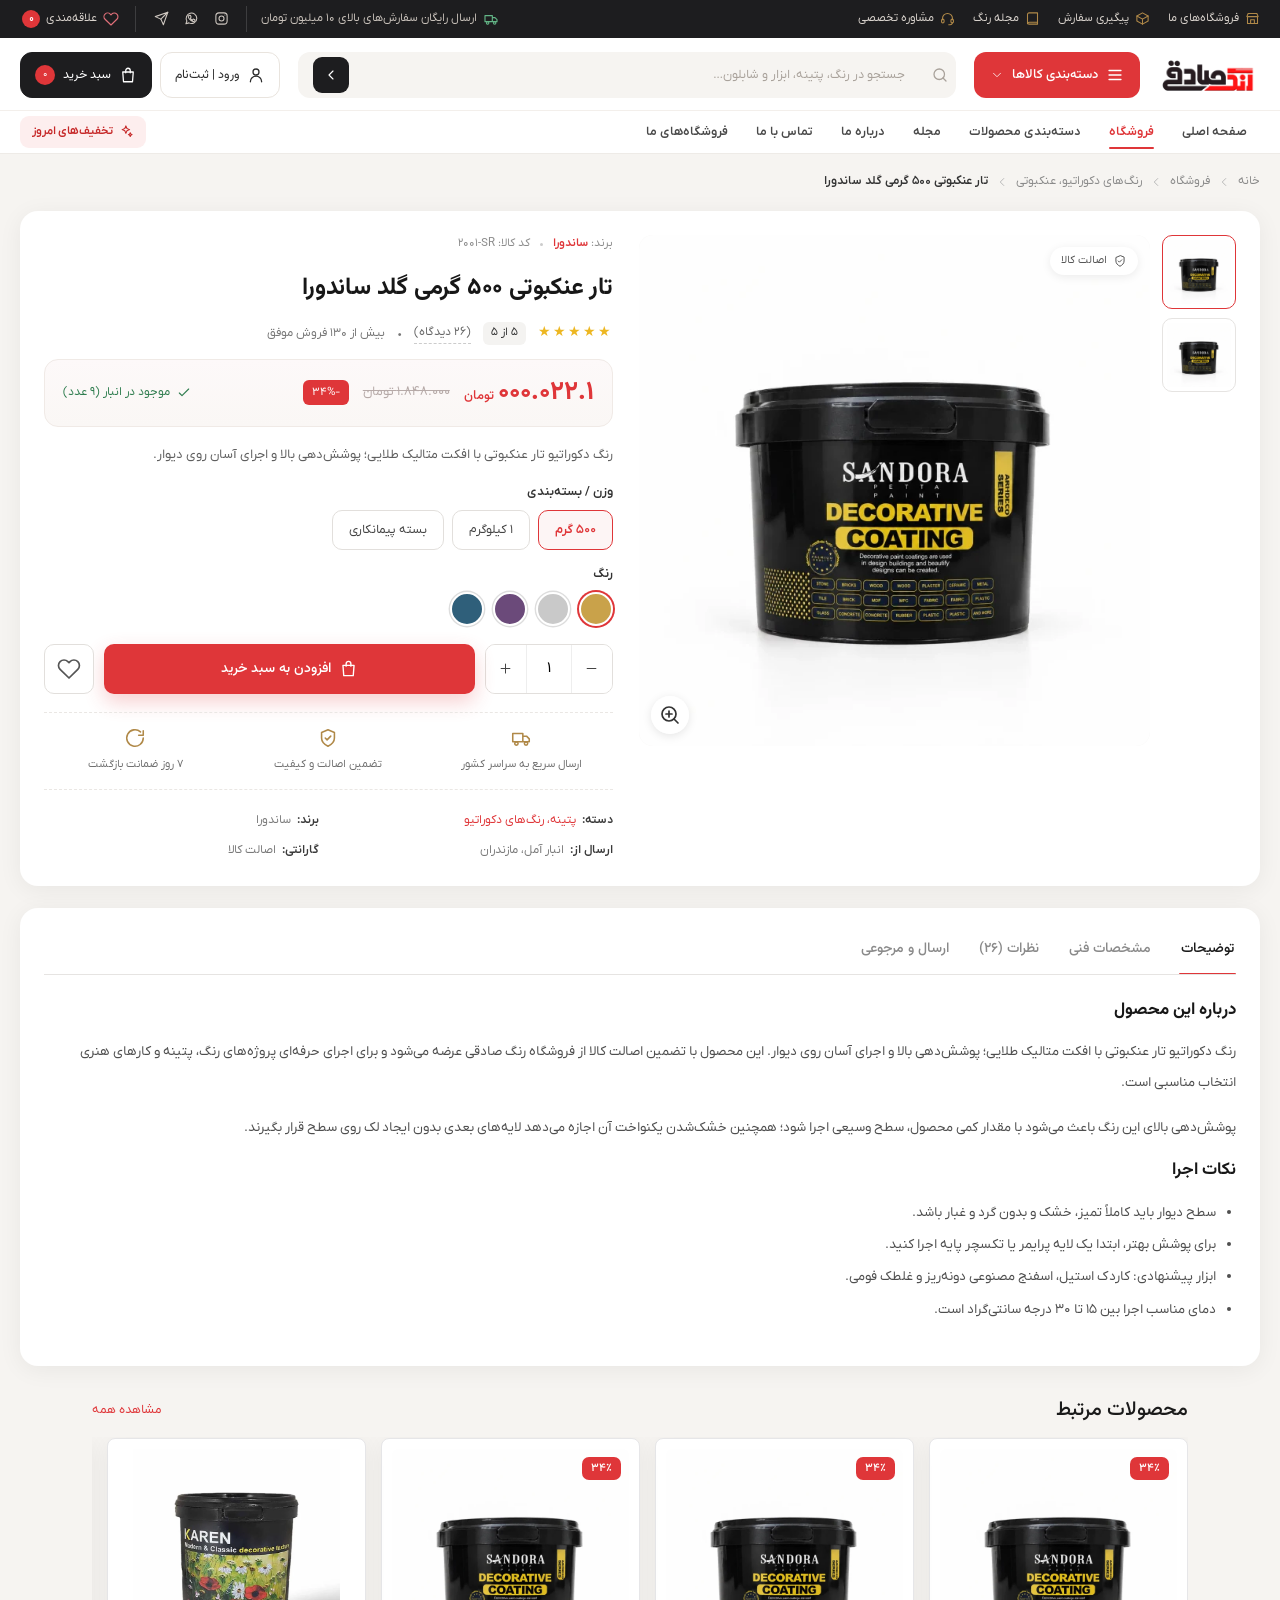
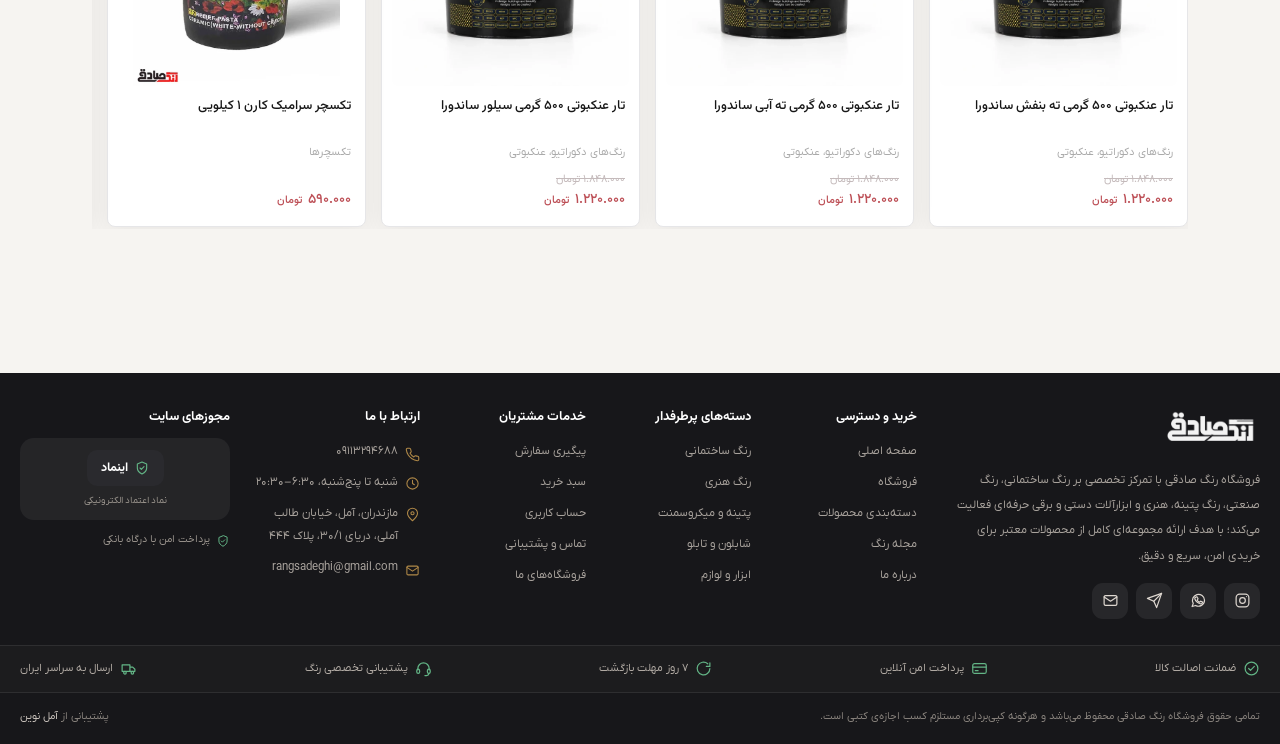
<file: product.html>
<!doctype html>
<html lang="fa" dir="rtl">
<head>
  <meta charset="UTF-8">
  <meta name="viewport" content="width=device-width, initial-scale=1.0">
  <meta name="description" content="خرید تار عنکبوتی ۵۰۰ گرمی گلد ساندورا با قیمت و مشخصات کامل؛ گالری تصاویر، نظرات و محصولات مرتبط.">
  <title>تار عنکبوتی ۵۰۰ گرمی گلد ساندورا | فروشگاه رنگ صادقی</title>
  <link rel="icon" href="assets/images/logo-alt.webp" type="image/webp">
  <link rel="preload" href="assets/fonts/iranyekanx-regular.woff2" as="font" type="font/woff2" crossorigin>
  <link rel="stylesheet" href="styles.css">
  <link rel="stylesheet" href="pages.css">
  <link rel="stylesheet" href="home.css">
</head>
<body data-page="product" class="hx-page">
  <svg class="svg-sprite" aria-hidden="true">
    <symbol id="i-menu" viewBox="0 0 24 24"><path d="M4 6h16M4 12h16M4 18h16"/></symbol>
    <symbol id="i-search" viewBox="0 0 24 24"><circle cx="11" cy="11" r="7"/><path d="m20 20-4-4"/></symbol>
    <symbol id="i-user" viewBox="0 0 24 24"><circle cx="12" cy="8" r="4"/><path d="M4.5 21a7.5 7.5 0 0 1 15 0"/></symbol>
    <symbol id="i-bag" viewBox="0 0 24 24"><path d="M5 8h14l-1 13H6L5 8Z"/><path d="M9 9V6a3 3 0 0 1 6 0v3"/></symbol>
    <symbol id="i-heart" viewBox="0 0 24 24"><path d="M20.8 4.6a5.5 5.5 0 0 0-7.8 0L12 5.7l-1.1-1.1a5.5 5.5 0 0 0-7.8 7.8L12 21l8.8-8.6a5.5 5.5 0 0 0 0-7.8Z"/></symbol>
    <symbol id="i-chevron-down" viewBox="0 0 24 24"><path d="m6 9 6 6 6-6"/></symbol>
    <symbol id="i-chevron-left" viewBox="0 0 24 24"><path d="m15 18-6-6 6-6"/></symbol>
    <symbol id="i-chevron-right" viewBox="0 0 24 24"><path d="m9 18 6-6-6-6"/></symbol>
    <symbol id="i-close" viewBox="0 0 24 24"><path d="M18 6 6 18M6 6l12 12"/></symbol>
    <symbol id="i-home" viewBox="0 0 24 24"><path d="m3 11 9-8 9 8"/><path d="M5 10v11h14V10M9 21v-7h6v7"/></symbol>
    <symbol id="i-grid" viewBox="0 0 24 24"><rect x="3" y="3" width="7" height="7" rx="1"/><rect x="14" y="3" width="7" height="7" rx="1"/><rect x="3" y="14" width="7" height="7" rx="1"/><rect x="14" y="14" width="7" height="7" rx="1"/></symbol>
    <symbol id="i-list" viewBox="0 0 24 24"><path d="M8 6h12M8 12h12M8 18h12"/><circle cx="4" cy="6" r="1"/><circle cx="4" cy="12" r="1"/><circle cx="4" cy="18" r="1"/></symbol>
    <symbol id="i-filter" viewBox="0 0 24 24"><path d="M4 6h16M7 12h10M10 18h4"/></symbol>
    <symbol id="i-arrow-up" viewBox="0 0 24 24"><path d="m18 15-6-6-6 6"/></symbol>
    <symbol id="i-plus" viewBox="0 0 24 24"><path d="M12 5v14M5 12h14"/></symbol>
    <symbol id="i-minus" viewBox="0 0 24 24"><path d="M5 12h14"/></symbol>
    <symbol id="i-trash" viewBox="0 0 24 24"><path d="M4 7h16M9 7V4h6v3M7 7l1 14h8l1-14M10 11v6M14 11v6"/></symbol>
    <symbol id="i-phone" viewBox="0 0 24 24"><path d="M22 16.9v3a2 2 0 0 1-2.2 2 19.8 19.8 0 0 1-8.6-3.1 19.4 19.4 0 0 1-6-6A19.8 19.8 0 0 1 2.1 4.2 2 2 0 0 1 4.1 2h3a2 2 0 0 1 2 1.7c.1 1 .4 2 .7 2.9a2 2 0 0 1-.5 2.1L8.1 9.9a16 16 0 0 0 6 6l1.2-1.2a2 2 0 0 1 2.1-.5c.9.3 1.9.6 2.9.7a2 2 0 0 1 1.7 2Z"/></symbol>
    <symbol id="i-clock" viewBox="0 0 24 24"><circle cx="12" cy="12" r="9"/><path d="M12 7v5l3 2"/></symbol>
    <symbol id="i-pin" viewBox="0 0 24 24"><path d="M20 10c0 5-8 12-8 12S4 15 4 10a8 8 0 1 1 16 0Z"/><circle cx="12" cy="10" r="2.5"/></symbol>
    <symbol id="i-mail" viewBox="0 0 24 24"><rect x="3" y="5" width="18" height="14" rx="2"/><path d="m3 7 9 6 9-6"/></symbol>
    <symbol id="i-send" viewBox="0 0 24 24"><path d="m22 2-7 20-4-9-9-4 20-7Z"/><path d="M22 2 11 13"/></symbol>
    <symbol id="i-play" viewBox="0 0 24 24"><circle cx="12" cy="12" r="9"/><path d="m10 8 6 4-6 4V8Z"/></symbol>
    <symbol id="i-check" viewBox="0 0 24 24"><path d="m5 12 4 4L19 6"/></symbol>
    <symbol id="i-check-circle" viewBox="0 0 24 24"><circle cx="12" cy="12" r="9"/><path d="m8 12 2.6 2.6L16 9"/></symbol>
    <symbol id="i-instagram" viewBox="0 0 24 24"><rect x="3" y="3" width="18" height="18" rx="5"/><circle cx="12" cy="12" r="4"/><circle cx="17.5" cy="6.5" r=".8" fill="currentColor" stroke="none"/></symbol>
    <symbol id="i-whatsapp" viewBox="0 0 24 24"><path d="M20.5 11.6a8.5 8.5 0 0 1-12.6 7.4L3 20.5 4.6 16A8.5 8.5 0 1 1 20.5 11.6Z"/><path d="M8.2 7.5c.3-.6.6-.6.9-.6h.7c.2 0 .4.1.5.4l.9 2c.1.3.1.5-.1.7l-.7.9c-.2.2-.2.4-.1.6.6 1.2 1.6 2.2 2.8 2.8.2.1.4.1.6-.1l.9-1c.2-.2.4-.3.7-.2l2 .9c.3.1.4.3.4.5 0 .8-.4 1.5-1.1 1.9-.6.3-1.4.5-2.2.3-1.3-.3-3.1-1.1-4.8-2.7-1.4-1.4-2.4-3-2.7-4.3-.3-1.1 0-1.7.3-2.1Z"/></symbol>
    <symbol id="i-calendar" viewBox="0 0 24 24"><rect x="3" y="5" width="18" height="16" rx="2"/><path d="M8 3v4M16 3v4M3 11h18"/></symbol>
    <symbol id="i-book" viewBox="0 0 24 24"><path d="M4 5.5A2.5 2.5 0 0 1 6.5 3H20v15H6.5A2.5 2.5 0 0 0 4 20.5Z"/><path d="M20 18v3H6.5A2.5 2.5 0 0 1 4 18.5"/></symbol>
    <symbol id="i-tag" viewBox="0 0 24 24"><path d="M20.5 12.5 12 21l-9-9 8.5-8.5H20V12Z"/><circle cx="16" cy="8" r="1.4"/></symbol>
    <symbol id="i-share" viewBox="0 0 24 24"><circle cx="18" cy="5" r="3"/><circle cx="6" cy="12" r="3"/><circle cx="18" cy="19" r="3"/><path d="m8.6 10.6 6.8-3.9M8.6 13.4l6.8 3.9"/></symbol>
    <symbol id="i-link" viewBox="0 0 24 24"><path d="M10 13a5 5 0 0 0 7 0l3-3a5 5 0 0 0-7-7l-1.5 1.5"/><path d="M14 11a5 5 0 0 0-7 0l-3 3a5 5 0 0 0 7 7L12.5 20"/></symbol>
    <symbol id="i-truck" viewBox="0 0 24 24"><path d="M3 7h11v9H3zM14 10h4l3 3v3h-7"/><circle cx="7" cy="18" r="1.8"/><circle cx="17.5" cy="18" r="1.8"/></symbol>
    <symbol id="i-shield" viewBox="0 0 24 24"><path d="M12 3 5 6v6c0 4 3 7 7 9 4-2 7-5 7-9V6Z"/><path d="m9 12 2 2 4-4"/></symbol>
    <symbol id="i-award" viewBox="0 0 24 24"><circle cx="12" cy="9" r="5"/><path d="m8.5 13.5-1.5 7 5-2.5 5 2.5-1.5-7"/></symbol>
    <symbol id="i-layers" viewBox="0 0 24 24"><path d="m12 3 9 5-9 5-9-5 9-5Z"/><path d="m3 13 9 5 9-5"/></symbol>
    <symbol id="i-globe" viewBox="0 0 24 24"><circle cx="12" cy="12" r="9"/><path d="M3 12h18M12 3a15 15 0 0 1 0 18 15 15 0 0 1 0-18Z"/></symbol>
    <symbol id="i-store" viewBox="0 0 24 24"><path d="M4 9h16v11H4z"/><path d="M3 9l2-5h14l2 5"/><path d="M9 20v-6h6v6"/></symbol>
    <symbol id="i-map" viewBox="0 0 24 24"><path d="m9 4 6 2 6-2v16l-6 2-6-2-6 2V6Z"/><path d="M9 4v16M15 6v16"/></symbol>
    <symbol id="i-sparkles" viewBox="0 0 24 24"><path d="m11 3 1.7 4.3L17 9l-4.3 1.7L11 15l-1.7-4.3L5 9l4.3-1.7Z"/><path d="m18 14 .9 2.1L21 17l-2.1.9L18 20l-.9-2.1L15 17l2.1-.9Z"/></symbol>
    <symbol id="i-palette" viewBox="0 0 24 24"><path d="M12 21a9 9 0 1 1 9-9c0 2.5-2 3-3.5 3H16a2 2 0 0 0-1.4 3.4c.6.7.2 2.6-2.6 2.6Z"/><circle cx="8" cy="10" r="1"/><circle cx="12" cy="7.5" r="1"/><circle cx="16" cy="10" r="1"/></symbol>
    <symbol id="i-quote" viewBox="0 0 24 24"><path d="M9 7H5v5h4v5H5M19 7h-4v5h4v5h-4"/></symbol>
    <symbol id="i-info" viewBox="0 0 24 24"><circle cx="12" cy="12" r="9"/><path d="M12 11v5M12 8h.01"/></symbol>
    <symbol id="i-box" viewBox="0 0 24 24"><path d="m12 3 9 5v8l-9 5-9-5V8Z"/><path d="m3 8 9 5 9-5M12 13v8"/></symbol>
    <symbol id="i-wallet" viewBox="0 0 24 24"><path d="M4 7h13a2 2 0 0 1 2 2v9a2 2 0 0 1-2 2H5a2 2 0 0 1-2-2V7a2 2 0 0 1 2-2h11"/><path d="M16 13h2"/></symbol>
    <symbol id="i-gift" viewBox="0 0 24 24"><rect x="3" y="8" width="18" height="12" rx="2"/><path d="M3 12h18M12 8v12"/><path d="M12 8S9.5 3 7.5 4.4C5.8 5.6 8 8 12 8Zm0 0s2.5-5 4.5-3.6C18.2 5.6 16 8 12 8Z"/></symbol>
    <symbol id="i-ticket" viewBox="0 0 24 24"><path d="M3 9V6h18v3a2.5 2.5 0 0 0 0 5v4H3v-4a2.5 2.5 0 0 0 0-5Z"/><path d="M13 9v1.5M13 13.5V15"/></symbol>
    <symbol id="i-logout" viewBox="0 0 24 24"><path d="M15 4h3a2 2 0 0 1 2 2v12a2 2 0 0 1-2 2h-3"/><path d="M10 8l-4 4 4 4M6 12h9"/></symbol>
    <symbol id="i-edit" viewBox="0 0 24 24"><path d="M4 20h4l10-10a2.8 2.8 0 0 0-4-4L4 16Z"/><path d="m14.5 5.5 4 4"/></symbol>
    <symbol id="i-card" viewBox="0 0 24 24"><rect x="2.5" y="5" width="19" height="14" rx="2.5"/><path d="M2.5 10h19M6 15h4"/></symbol>
    <symbol id="i-heart-hand" viewBox="0 0 24 24"><path d="M20 12c0 4-8 8-8 8s-8-4-8-8a4 4 0 0 1 8-2 4 4 0 0 1 8 2Z"/></symbol>
    <symbol id="i-eye" viewBox="0 0 24 24"><path d="M2.5 12S6 5.5 12 5.5 21.5 12 21.5 12 18 18.5 12 18.5 2.5 12 2.5 12Z"/><circle cx="12" cy="12" r="3"/></symbol>
    <symbol id="i-zoom" viewBox="0 0 24 24"><circle cx="11" cy="11" r="7"/><path d="m20 20-4-4M11 8v6M8 11h6"/></symbol>
    <symbol id="i-download" viewBox="0 0 24 24"><path d="M12 4v11m0 0-4-4m4 4 4-4"/><path d="M4 19h16"/></symbol>
    <symbol id="i-headset" viewBox="0 0 24 24"><path d="M4 14v-2a8 8 0 0 1 16 0v2"/><rect x="2.5" y="13" width="4" height="6" rx="2"/><rect x="17.5" y="13" width="4" height="6" rx="2"/><path d="M20 19a4 4 0 0 1-4 3h-2"/></symbol>
    <symbol id="i-refresh" viewBox="0 0 24 24"><path d="M21 12a9 9 0 1 1-3-6.7"/><path d="M21 4v5h-5"/></symbol>
  </svg>

  <a class="skip-link" href="#main-content">رفتن به محتوای اصلی</a>

  <header class="site-header hx-header" id="site-header">
    <!-- نوار خدمات بالای سایت -->
    <div class="hx-utility desktop-only">
      <div class="site-container hx-utility-inner">
        <nav class="hx-utility-links" aria-label="دسترسی‌های سریع">
          <a href="stores.html"><svg><use href="#i-store"/></svg>فروشگاه‌های ما</a>
          <a href="order-details.html"><svg><use href="#i-box"/></svg>پیگیری سفارش</a>
          <a href="blog.html"><svg><use href="#i-book"/></svg>مجله رنگ</a>
          <a href="contact.html"><svg><use href="#i-headset"/></svg>مشاوره تخصصی</a>
        </nav>
        <div class="hx-utility-side">
          <span class="hx-utility-note"><svg><use href="#i-truck"/></svg>ارسال رایگان سفارش‌های بالای ۱۰ میلیون تومان</span>
          <div class="social-links">
            <a href="https://www.instagram.com/rangsadeghy" target="_blank" rel="noopener" aria-label="اینستاگرام"><svg><use href="#i-instagram"/></svg></a>
            <a href="https://wa.me/989113294688" target="_blank" rel="noopener" aria-label="واتساپ"><svg><use href="#i-whatsapp"/></svg></a>
            <a href="https://t.me/rangsadeghy" target="_blank" rel="noopener" aria-label="تلگرام"><svg><use href="#i-send"/></svg></a>
          </div>
          <button class="wishlist-top" id="wishlist-top" type="button">
            <svg><use href="#i-heart"/></svg><span>علاقه‌مندی</span><b id="wishlist-count">0</b>
          </button>
        </div>
      </div>
    </div>

    <!-- هدر اصلی دسکتاپ (چسبان + فشرده‌شو) -->
    <div class="main-header desktop-only" id="main-header">
      <div class="site-container hx-main-inner">
        <a class="hx-logo" href="index.html" aria-label="فروشگاه رنگ صادقی">
          <img src="assets/images/logo.png" alt="رنگ صادقی" width="100" height="39">
        </a>

        <div class="category-nav hx-cats">
          <button class="category-button" id="category-button" type="button" aria-expanded="false">
            <svg><use href="#i-menu"/></svg>
            <span>دسته‌بندی کالاها</span>
            <svg class="down-icon"><use href="#i-chevron-down"/></svg>
          </button>
          <div class="mega-menu" id="mega-menu">
            <div class="mega-column">
              <a class="mega-title" href="categories.html">بخش هنری <svg><use href="#i-chevron-left"/></svg></a>
              <a href="shop.html?cat=art">رنگ اکریلیک</a>
              <a href="shop.html?cat=art">رنگ روغن ها</a>
              <a href="shop.html?cat=art">رزین اپوکسی هنری</a>
              <a href="shop.html?cat=art">سفالگری و مجسمه سازی</a>
              <a href="shop.html?cat=art">افکت ها</a>
              <a href="shop.html?cat=art">وارنیش و تثبیت کننده</a>
            </div>
            <div class="mega-column">
              <a class="mega-title" href="categories.html">پتینه <svg><use href="#i-chevron-left"/></svg></a>
              <a href="shop.html?cat=patina">تکسچر ها</a>
              <a href="shop.html?cat=patina">میکروسمنت</a>
              <a href="shop.html?cat=patina">رنگ های دکوراتیو</a>
              <a href="shop.html?cat=patina">ورق ها</a>
              <a href="categories.html">تثبیت کننده ها</a>
            </div>
            <div class="mega-column">
              <a class="mega-title" href="categories.html">ابزار ها <svg><use href="#i-chevron-left"/></svg></a>
              <a href="shop.html?cat=tools">غلطک</a>
              <a href="shop.html?cat=tools">قلم</a>
              <a href="shop.html?cat=tools">لیسه و کاردک</a>
              <a href="categories.html">ماله</a>
              <a href="shop.html?cat=tools">سنباده ها</a>
            </div>
            <div class="mega-column">
              <a class="mega-title" href="categories.html">شابلون و تابلو <svg><use href="#i-chevron-left"/></svg></a>
              <a href="shop.html?cat=stencil">شابلون</a>
              <a href="shop.html?cat=stencil">ماندالا</a>
              <a href="shop.html?cat=stencil">داماسک</a>
              <a href="categories.html">بوم ها</a>
              <a href="categories.html">بیس های چوبی</a>
            </div>
            <div class="mega-highlight">
              <span class="mega-highlight-tag"><svg><use href="#i-sparkles"/></svg>پیشنهاد هفته</span>
              <b>تا ۳۵٪ تخفیف روی رنگ‌های ساختمانی</b>
              <a class="btn btn-primary btn-sm" href="shop.html?sale=1">مشاهده تخفیف‌ها</a>
            </div>
          </div>
        </div>

        <div class="search-box hx-search">
          <form class="search-form" data-search-form>
            <span class="hx-search-icon"><svg><use href="#i-search"/></svg></span>
            <input type="search" placeholder="جستجو در رنگ، پتینه، ابزار و شابلون…" aria-label="جستجوی محصولات" autocomplete="off">
            <button type="submit" aria-label="جستجو"><svg><use href="#i-chevron-left"/></svg></button>
          </form>
          <div class="search-results"></div>
        </div>

        <div class="header-tools hx-tools">
          <button class="hx-tool account-button" type="button" aria-label="ورود یا ثبت نام">
            <svg><use href="#i-user"/></svg><span>ورود | ثبت‌نام</span>
          </button>
          <button class="hx-tool hx-tool-cart cart-button" type="button" aria-label="سبد خرید">
            <svg><use href="#i-bag"/></svg><span>سبد خرید</span><span class="cart-count">0</span>
          </button>
        </div>
      </div>

      <div class="hx-navbar">
        <div class="site-container hx-navbar-inner">
          <nav class="main-nav" aria-label="منوی اصلی">
            <a href="index.html">صفحه اصلی</a>
            <a class="active" href="shop.html">فروشگاه</a>
            <a href="categories.html">دسته‌بندی محصولات</a>
            <a href="blog.html">مجله</a>
            <a href="about.html">درباره ما</a>
            <a href="contact.html">تماس با ما</a>
            <a href="stores.html">فروشگاه‌های ما</a>
          </nav>
          <a class="hx-nav-deal" href="shop.html?sale=1"><svg><use href="#i-sparkles"/></svg>تخفیف‌های امروز</a>
        </div>
      </div>
    </div>

    <!-- هدر موبایل -->
    <div class="mobile-header mobile-only">
      <div class="hx-mobile-top">
        <button class="mobile-menu-button" type="button" aria-label="باز کردن منو"><svg><use href="#i-menu"/></svg></button>
        <a href="index.html" class="mobile-logo"><img src="assets/images/logo-alt.webp" alt="رنگ صادقی"></a>
        <a class="hx-mobile-store" href="stores.html" aria-label="فروشگاه‌ها"><svg><use href="#i-store"/></svg></a>
      </div>
      <div class="search-box mobile-search">
        <form class="search-form" data-search-form>
          <input type="search" placeholder="جستجوی محصولات" aria-label="جستجوی محصولات" autocomplete="off">
          <button type="submit" aria-label="جستجو"><svg><use href="#i-search"/></svg></button>
        </form>
        <div class="search-results"></div>
      </div>
      <button class="hx-hidden-cart cart-button" type="button" aria-label="سبد خرید"><svg><use href="#i-bag"/></svg><span class="cart-count">0</span></button>
    </div>
  </header>
  <main class="page-main" id="main-content">
    <div class="page-container">
      <nav class="breadcrumb" aria-label="مسیر صفحه">
        <a href="index.html">خانه</a><svg><use href="#i-chevron-left"/></svg>
        <a href="shop.html">فروشگاه</a><svg><use href="#i-chevron-left"/></svg>
        <a href="shop.html?cat=patina" id="product-breadcrumb-cat">رنگ‌های دکوراتیو، عنکبوتی</a><svg><use href="#i-chevron-left"/></svg>
        <span class="current" id="product-breadcrumb-current">تار عنکبوتی ۵۰۰ گرمی گلد ساندورا</span>
      </nav>

      <div class="product-layout">
        <div class="gallery">
          <div class="gallery-main" id="gallery-main">
            <img src="assets/images/sale-spider-gold.webp" alt="تار عنکبوتی ۵۰۰ گرمی گلد ساندورا">
            <span class="gallery-badge"><svg><use href="#i-shield"/></svg>اصالت کالا</span>
            <button class="gallery-zoom" type="button" aria-label="بزرگ‌نمایی تصویر"><svg><use href="#i-zoom"/></svg></button>
          </div>
          <div class="gallery-thumbs" id="gallery-thumbs" aria-label="گالری تصاویر محصول"></div>
        </div>

        <div class="product-summary">
          <div class="brand-line">
            <span>برند: <a href="shop.html?cat=patina" id="product-brand">ساندورا</a></span>
            <span class="dot"></span>
            <span>کد کالا: <bdo id="product-sku">RS-1002</bdo></span>
          </div>

          <h1 class="product-h1" id="product-title">تار عنکبوتی ۵۰۰ گرمی گلد ساندورا</h1>

          <div class="rating-row">
            <span class="stars" id="product-rating">★★★★★</span>
            <span class="rate-value"><bdo id="product-rate-value">۵</bdo> از ۵</span>
            <a href="#tab-reviews" id="product-reviews">(۲۶ دیدگاه)</a>
            <span aria-hidden="true">•</span>
            <span>بیش از ۱۳۰ فروش موفق</span>
          </div>

          <div class="price-block">
            <span class="now"><bdo id="product-price">1.220.000</bdo><small>تومان</small></span>
            <span class="was" id="product-old">1.848.000 تومان</span>
            <span class="off" id="product-off">-۳۴%</span>
            <span class="stock" id="product-stock"><svg><use href="#i-check"/></svg> موجود در انبار</span>
          </div>

          <p class="short-desc" id="product-short">رنگ دکوراتیو تار عنکبوتی با افکت متالیک طلایی؛ پوشش‌دهی بالا و اجرای آسان روی دیوار.</p>

          <div class="variant-group">
            <label>وزن / بسته‌بندی</label>
            <div class="variant-options" id="variant-options">
              <button type="button" class="active" data-factor="1">۵۰۰ گرم</button>
              <button type="button" data-factor="1.8">۱ کیلوگرم</button>
              <button type="button" data-factor="8">بسته پیمانکاری</button>
            </div>
          </div>

          <div class="variant-group">
            <label>رنگ</label>
            <div class="color-options">
              <button type="button" class="active" style="background:#c9a24a" aria-label="طلایی"></button>
              <button type="button" style="background:#c9c9c9" aria-label="نقره‌ای"></button>
              <button type="button" style="background:#6b4a7a" aria-label="ته بنفش"></button>
              <button type="button" style="background:#2f5f7a" aria-label="ته آبی"></button>
            </div>
          </div>

          <div class="buy-row">
            <div class="qty-stepper">
              <button type="button" id="qty-minus" aria-label="کاهش تعداد"><svg><use href="#i-minus"/></svg></button>
              <input id="qty-input" value="۱" inputmode="numeric" aria-label="تعداد" readonly>
              <button type="button" id="qty-plus" aria-label="افزایش تعداد"><svg><use href="#i-plus"/></svg></button>
            </div>
            <button class="btn btn-primary" type="button" id="product-add"><svg><use href="#i-bag"/></svg>افزودن به سبد خرید</button>
            <button class="icon-action" type="button" data-wish="p2" aria-label="افزودن به علاقه‌مندی"><svg><use href="#i-heart"/></svg></button>
          </div>

          <div class="product-trust">
            <div><svg><use href="#i-truck"/></svg><span>ارسال سریع به سراسر کشور</span></div>
            <div><svg><use href="#i-shield"/></svg><span>تضمین اصالت و کیفیت</span></div>
            <div><svg><use href="#i-refresh"/></svg><span>۷ روز ضمانت بازگشت</span></div>
          </div>

          <ul class="product-meta">
            <li><b>دسته:</b> <a href="shop.html?cat=patina">پتینه، رنگ‌های دکوراتیو</a></li>
            <li><b>برند:</b> <span id="product-brand-2">ساندورا</span></li>
            <li><b>ارسال از:</b> انبار آمل، مازندران</li>
            <li><b>گارانتی:</b> اصالت کالا</li>
          </ul>
        </div>
      </div>

      <section class="product-tabs">
        <div class="tab-nav" role="tablist">
          <button type="button" class="active" data-tab="tab-description" role="tab">توضیحات</button>
          <button type="button" data-tab="tab-specs" role="tab">مشخصات فنی</button>
          <button type="button" data-tab="tab-reviews" role="tab" id="tab-reviews"><span id="product-tab-reviews">نظرات (۲۶)</span></button>
          <button type="button" data-tab="tab-shipping" role="tab">ارسال و مرجوعی</button>
        </div>

        <div class="tab-panel active" id="tab-description">
          <h3>درباره این محصول</h3>
          <p id="product-desc">رنگ دکوراتیو تار عنکبوتی ساندورا با ایجاد بافتی موج‌دار و درخششی متالیک، به دیوار عمق و حرکت می‌دهد. این محصول با قلم‌مو، غلطک یا کاردک اجرا می‌شود و برای دیوار نشیمن، لابی، کافه و فضاهای تجاری انتخاب مناسبی است.</p>
          <p>پوشش‌دهی بالای این رنگ باعث می‌شود با مقدار کمی محصول، سطح وسیعی اجرا شود؛ همچنین خشک‌شدن یکنواخت آن اجازه می‌دهد لایه‌های بعدی بدون ایجاد لک روی سطح قرار بگیرند.</p>
          <h3>نکات اجرا</h3>
          <ul>
            <li>سطح دیوار باید کاملاً تمیز، خشک و بدون گرد و غبار باشد.</li>
            <li>برای پوشش بهتر، ابتدا یک لایه پرایمر یا تکسچر پایه اجرا کنید.</li>
            <li>ابزار پیشنهادی: کاردک استیل، اسفنج مصنوعی دونه‌ریز و غلطک فومی.</li>
            <li>دمای مناسب اجرا بین ۱۵ تا ۳۰ درجه سانتی‌گراد است.</li>
          </ul>
        </div>

        <div class="tab-panel" id="tab-specs">
          <h3>مشخصات فنی</h3>
          <table class="spec-table"><tbody id="spec-rows"></tbody></table>
        </div>

        <div class="tab-panel" id="tab-reviews">
          <h3>دیدگاه خریداران</h3>
          <div class="review-summary">
            <div class="review-score"><b>۴.۸</b><span>از ۲۶ دیدگاه</span><div class="stars">★★★★★</div></div>
            <div class="bars">
              <span class="bar"><span>۵</span><i><b style="width:82%"></b></i><span>۲۱</span></span>
              <span class="bar"><span>۴</span><i><b style="width:12%"></b></i><span>۴</span></span>
              <span class="bar"><span>۳</span><i><b style="width:4%"></b></i><span>۱</span></span>
              <span class="bar"><span>۲</span><i><b style="width:0"></b></i><span>۰</span></span>
              <span class="bar"><span>۱</span><i><b style="width:0"></b></i><span>۰</span></span>
            </div>
          </div>
          <div class="review">
            <span class="avatar">م</span>
            <div>
              <div class="review-head"><strong>مهدی رضایی</strong><span>۱۸ مهر ۱۴۰۵</span><span class="stars">★★★★★</span></div>
              <p>رنگ خیلی خوبی بود، افکتش دقیقاً مثل نمونه عکس درومد. مقدارش هم برای دیوار ۶ متری کافی بود.</p>
            </div>
          </div>
          <div class="review">
            <span class="avatar">س</span>
            <div>
              <div class="review-head"><strong>سارا محمدی</strong><span>۰۲ مهر ۱۴۰۵</span><span class="stars">★★★★★</span></div>
              <p>بسته‌بندی سالم رسید و پشتیبانی هم راهنمایی کامل برای اجرا داد. خرید بعدی هم از همینجا انجام می‌دهم.</p>
            </div>
          </div>
          <div class="review">
            <span class="avatar">ح</span>
            <div>
              <div class="review-head"><strong>حسین کریمی</strong><span>۲۵ شهریور ۱۴۰۵</span><span class="stars">★★★★☆</span></div>
              <p>کیفیت رنگ عالی، فقط برای متراژ بالا باید مقدار بیشتری سفارش داد.</p>
            </div>
          </div>
        </div>

        <div class="tab-panel" id="tab-shipping">
          <h3>ارسال و مرجوعی</h3>
          <p>سفارش‌ها در روزهای کاری بین ۲۴ تا ۷۲ ساعت آماده و از انبار آمل ارسال می‌شوند. برای شهرهای مازندران امکان ارسال با پیک در همان روز وجود دارد.</p>
          <ul>
            <li>ارسال به سراسر کشور با پست پیشتاز و باربری.</li>
            <li>هزینه ارسال برای سفارش‌های بالای ۱۰ میلیون تومان رایگان است.</li>
            <li>امکان بازگشت کالای سالم و پلمب‌نشده تا ۷ روز پس از تحویل.</li>
          </ul>
          <div class="note-box"><svg><use href="#i-info"/></svg><p>در صورت آسیب‌دیدگی ظاهری بسته، از تحویل خودداری کنید و با پشتیبانی <b>09113294688</b> تماس بگیرید.</p></div>
        </div>
      </section>

      <section class="product-panel related-rail">
        <div class="panel-heading">
          <h2>محصولات مرتبط</h2>
          <a href="shop.html?cat=patina">مشاهده همه</a>
        </div>
        <div class="carousel-wrap">
          <div class="product-track" id="related-products"></div>
          <button class="carousel-arrow carousel-prev" data-carousel="related-products" data-dir="prev" aria-label="قبلی"><svg><use href="#i-chevron-right"/></svg></button>
          <button class="carousel-arrow carousel-next" data-carousel="related-products" data-dir="next" aria-label="بعدی"><svg><use href="#i-chevron-left"/></svg></button>
        </div>
      </section>
    </div>
  </main>

  <div class="sticky-buy mobile-only">
    <span class="price" id="sticky-price">1.220.000 تومان</span>
    <button class="btn btn-primary" type="button" id="sticky-add"><svg><use href="#i-bag"/></svg>افزودن به سبد</button>
  </div>

  <footer class="site-footer hx-footer">
    <div class="hx-footer-top">
      <div class="site-container hx-footer-top-inner">
        <section class="hx-footer-brand">
          <a class="hx-footer-logo" href="index.html"><img src="assets/images/logo.png" alt="فروشگاه رنگ صادقی" loading="lazy"></a>
          <p>فروشگاه رنگ صادقی با تمرکز تخصصی بر رنگ ساختمانی، رنگ صنعتی، رنگ پتینه، هنری و ابزارآلات دستی و برقی حرفه‌ای فعالیت می‌کند؛ با هدف ارائه مجموعه‌ای کامل از محصولات معتبر برای خریدی امن، سریع و دقیق.</p>
          <div class="hx-footer-social">
            <a href="https://www.instagram.com/rangsadeghy" target="_blank" rel="noopener" aria-label="اینستاگرام"><svg><use href="#i-instagram"/></svg></a>
            <a href="https://wa.me/989113294688" target="_blank" rel="noopener" aria-label="واتساپ"><svg><use href="#i-whatsapp"/></svg></a>
            <a href="https://t.me/rangsadeghy" target="_blank" rel="noopener" aria-label="تلگرام"><svg><use href="#i-send"/></svg></a>
            <a href="mailto:rangsadeghi@gmail.com" aria-label="ایمیل"><svg><use href="#i-mail"/></svg></a>
          </div>
        </section>

        <div class="hx-footer-cols">
          <section>
            <h3>خرید و دسترسی</h3>
            <a href="index.html">صفحه اصلی</a>
            <a href="shop.html">فروشگاه</a>
            <a href="categories.html">دسته‌بندی محصولات</a>
            <a href="blog.html">مجله رنگ</a>
            <a href="about.html">درباره ما</a>
          </section>
          <section>
            <h3>دسته‌های پرطرفدار</h3>
            <a href="shop.html?cat=building">رنگ ساختمانی</a>
            <a href="shop.html?cat=art">رنگ هنری</a>
            <a href="shop.html?cat=patina">پتینه و میکروسمنت</a>
            <a href="shop.html?cat=stencil">شابلون و تابلو</a>
            <a href="shop.html?cat=tools">ابزار و لوازم</a>
          </section>
          <section>
            <h3>خدمات مشتریان</h3>
            <a href="order-details.html">پیگیری سفارش</a>
            <a href="cart.html">سبد خرید</a>
            <a href="account.html">حساب کاربری</a>
            <a href="contact.html">تماس و پشتیبانی</a>
            <a href="stores.html">فروشگاه‌های ما</a>
          </section>
          <section class="hx-footer-contact">
            <h3>ارتباط با ما</h3>
            <a href="tel:09113294688"><svg><use href="#i-phone"/></svg><span><bdo dir="ltr">۰۹۱۱۳۲۹۴۶۸۸</bdo></span></a>
            <p><svg><use href="#i-clock"/></svg><span class="hx-nowrap">شنبه تا پنج‌شنبه، ۶:۳۰–۲۰:۳۰</span></p>
            <p><svg><use href="#i-pin"/></svg><span>مازندران، آمل، خیابان طالب آملی، دریای ۳۰/۱، پلاک ۴۴۴</span></p>
            <a href="mailto:rangsadeghi@gmail.com"><svg><use href="#i-mail"/></svg><span>rangsadeghi@gmail.com</span></a>
          </section>
        </div>

        <aside class="hx-footer-license">
          <h3>مجوزهای سایت</h3>
          <a class="enamad" href="https://trustseal.enamad.ir/?id=574425&amp;Code=e8HImAQ72k1oH8npkUuHCXT0c1OmYjHr" target="_blank" rel="noopener" aria-label="نماد اعتماد الکترونیکی">
            <span class="enamad-mark"><svg><use href="#i-shield"/></svg>اینماد</span><small>نماد اعتماد الکترونیکی</small>
          </a>
          <span class="hx-license-note"><svg><use href="#i-shield"/></svg>پرداخت امن با درگاه بانکی</span>
        </aside>
      </div>
    </div>

    <div class="hx-footer-trust">
      <div class="site-container hx-trust-inner">
        <span><svg><use href="#i-check-circle"/></svg>ضمانت اصالت کالا</span>
        <span><svg><use href="#i-card"/></svg>پرداخت امن آنلاین</span>
        <span><svg><use href="#i-refresh"/></svg>۷ روز مهلت بازگشت</span>
        <span><svg><use href="#i-headset"/></svg>پشتیبانی تخصصی رنگ</span>
        <span><svg><use href="#i-truck"/></svg>ارسال به سراسر ایران</span>
      </div>
    </div>

    <div class="hx-footer-bottom">
      <div class="site-container hx-footer-bottom-inner">
        <p>تمامی حقوق فروشگاه رنگ صادقی محفوظ می‌باشد و هرگونه کپی‌برداری مستلزم کسب اجازه‌ی کتبی است.</p>
        <p>پشتیبانی از <a href="https://amolnovin.ir/" target="_blank" rel="noopener">آمل نوین</a></p>
      </div>
    </div>
  </footer>
  <button class="back-to-top" id="back-to-top" type="button" aria-label="بازگشت به بالا"><svg><use href="#i-arrow-up"/></svg></button>

  <nav class="mobile-toolbar mobile-only" aria-label="دسترسی سریع">
    <a href="index.html" class="toolbar-home active" aria-current="page"><svg><use href="#i-home"/></svg><span>خانه</span></a>
    <a href="shop.html" class="toolbar-shop"><svg><use href="#i-grid"/></svg><span>فروشگاه</span></a>
    <button class="mobile-menu-button" type="button"><svg><use href="#i-menu"/></svg><span>منو</span></button>
    <a href="cart.html" class="toolbar-cart"><span class="toolbar-icon"><svg><use href="#i-bag"/></svg><b class="cart-count">0</b></span><span>سبد خرید</span></a>
    <a href="account.html" class="toolbar-account"><svg><use href="#i-user"/></svg><span>حساب کاربری</span></a>
  </nav>

  <div class="page-overlay" id="page-overlay"></div>

  <aside class="side-drawer mobile-menu-drawer" id="mobile-menu-drawer" aria-hidden="true" aria-label="منوی موبایل">
    <div class="drawer-heading"><img src="assets/images/logo.png" alt="رنگ صادقی"><button class="drawer-close" type="button" aria-label="بستن"><svg><use href="#i-close"/></svg></button></div>
    <div class="mobile-drawer-tabs"><button class="active" type="button">منو</button><button type="button" id="drawer-categories-tab">دسته بندی ها</button></div>
    <nav class="mobile-drawer-nav">
      <a href="index.html">صفحه اصلی</a><a href="shop.html">فروشگاه</a><a href="categories.html">دسته بندی محصولات</a><a href="blog.html">بلاگ</a><a href="about.html">درباره ما</a><a href="contact.html">تماس با ما</a><a href="stores.html">فروشگاه های ما</a>
    </nav>
    <div class="mobile-drawer-categories" id="mobile-drawer-categories">
      <details><summary>بخش هنری <svg><use href="#i-chevron-down"/></svg></summary><a href="shop.html?cat=art">رنگ اکریلیک</a><a href="shop.html?cat=art">رنگ روغن ها</a><a href="shop.html?cat=art">رزین اپوکسی</a><a href="shop.html?cat=art">سفالگری و مجسمه سازی</a></details>
      <details><summary>پتینه <svg><use href="#i-chevron-down"/></svg></summary><a href="shop.html?cat=patina">تکسچر ها</a><a href="shop.html?cat=patina">میکروسمنت</a><a href="shop.html?cat=patina">رنگ های دکوراتیو</a></details>
      <details><summary>ابزار ها <svg><use href="#i-chevron-down"/></svg></summary><a href="shop.html?cat=tools">قلم</a><a href="shop.html?cat=tools">غلطک</a><a href="shop.html?cat=tools">لیسه و کاردک</a></details>
      <details><summary>شابلون و تابلو <svg><use href="#i-chevron-down"/></svg></summary><a href="shop.html?cat=stencil">شابلون</a><a href="categories.html">بوم ها</a></details>
    </div>
  </aside>

  <aside class="side-drawer cart-drawer" id="cart-drawer" aria-hidden="true" aria-label="سبد خرید">
    <div class="drawer-heading"><h2>سبد خرید</h2><button class="drawer-close" type="button" aria-label="بستن"><svg><use href="#i-close"/></svg></button></div>
    <div class="cart-items" id="cart-items"></div>
    <div class="cart-footer">
      <div class="cart-total"><span>جمع سبد خرید</span><strong id="cart-total">0 تومان</strong></div>
      <button type="button" class="checkout-button" id="checkout-button">تسویه حساب</button>
      <button type="button" class="continue-shopping drawer-close">ادامه خرید</button>
    </div>
  </aside>

  <section class="modal" id="quick-modal" role="dialog" aria-modal="true" aria-hidden="true" aria-label="مشاهده سریع محصول">
    <button class="modal-close" type="button" aria-label="بستن"><svg><use href="#i-close"/></svg></button>
    <div id="quick-modal-content"></div>
  </section>

  <section class="modal login-modal" id="login-modal" role="dialog" aria-modal="true" aria-hidden="true" aria-label="ورود به حساب کاربری">
    <button class="modal-close" type="button" aria-label="بستن"><svg><use href="#i-close"/></svg></button>
    <img src="assets/images/logo.png" alt="رنگ صادقی" width="110">
    <h2>ورود | ثبت نام</h2>
    <p>برای ورود یا ثبت نام، شماره موبایل خود را وارد کنید.</p>
    <form id="login-form"><label for="mobile-number">شماره موبایل</label><input id="mobile-number" inputmode="numeric" placeholder="مثلاً 09123456789" required pattern="09[0-9]{9}"><button type="submit">دریافت کد تایید</button></form>
  </section>

  <div class="toast" id="toast" role="status" aria-live="polite"><svg><use href="#i-check"/></svg><span></span></div>
  <script src="app.js"></script>
  <script src="pages.js"></script>
</body>
</html>
</file>
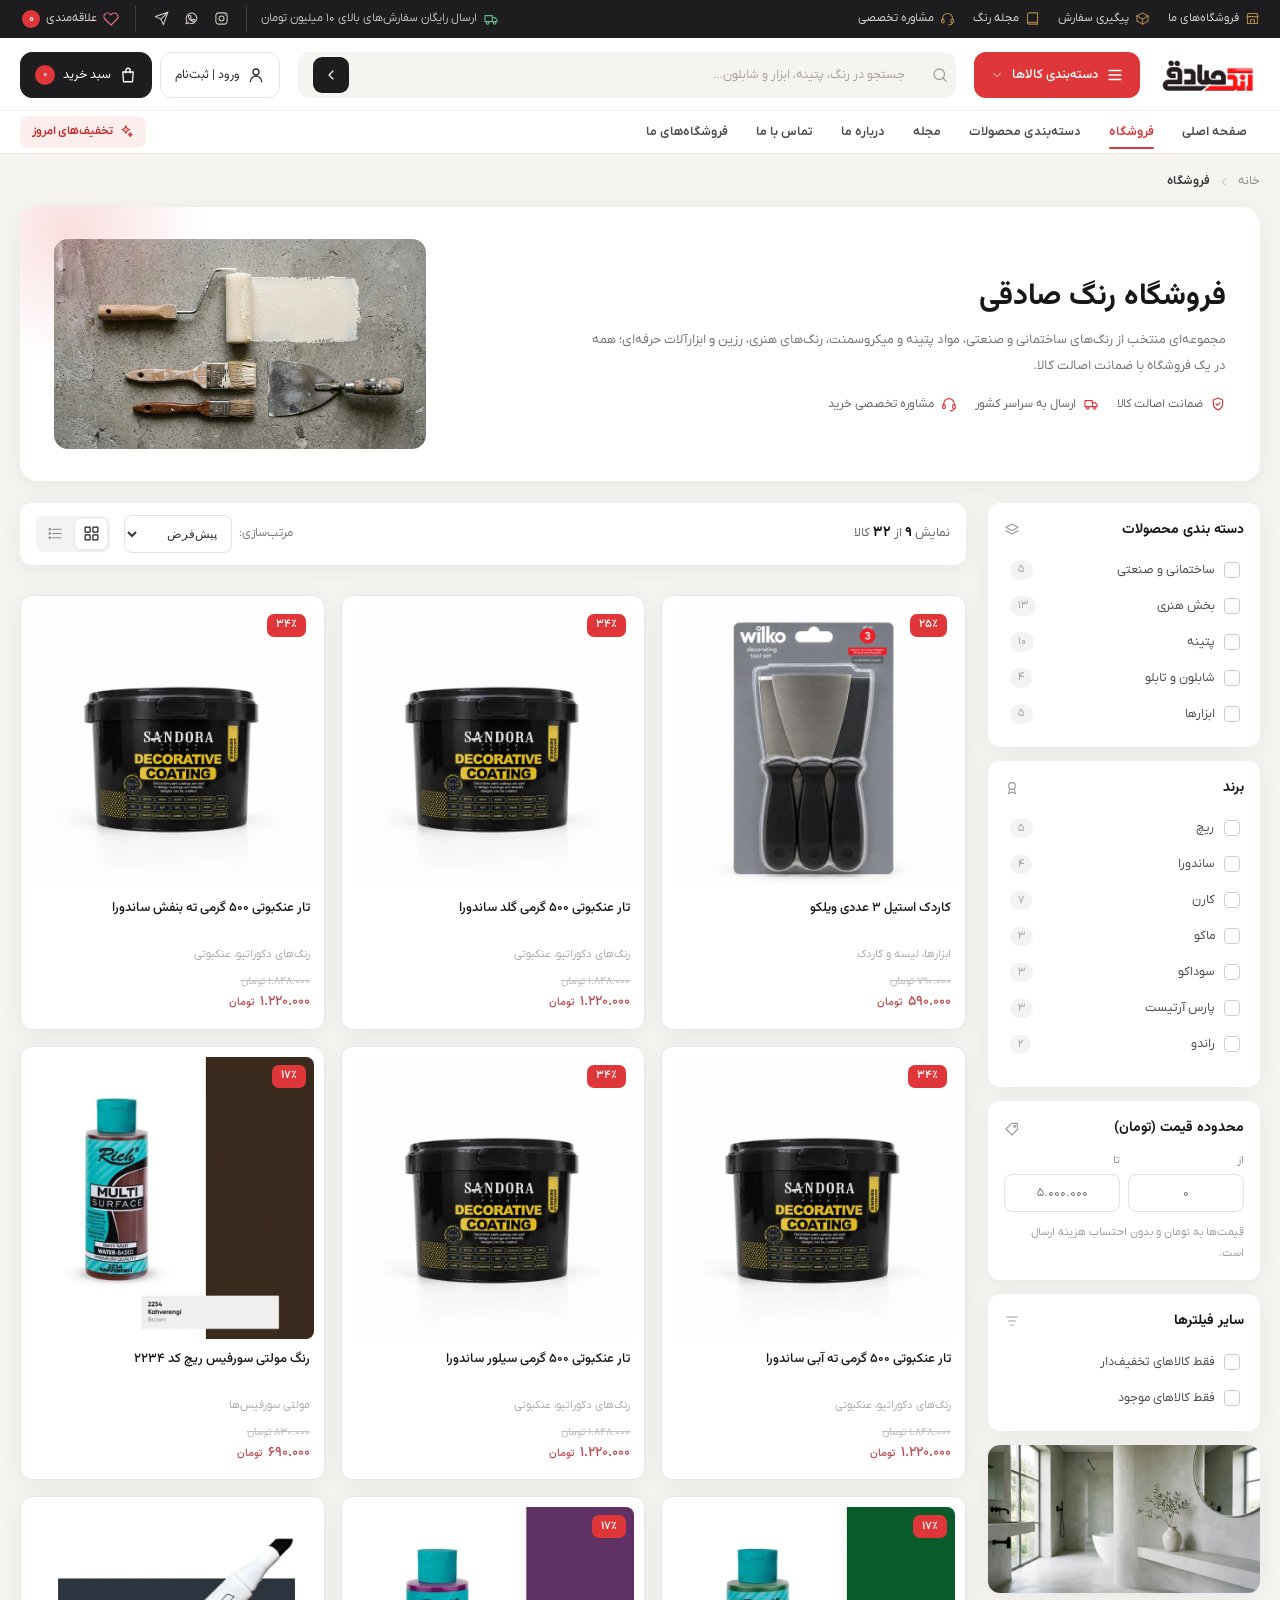
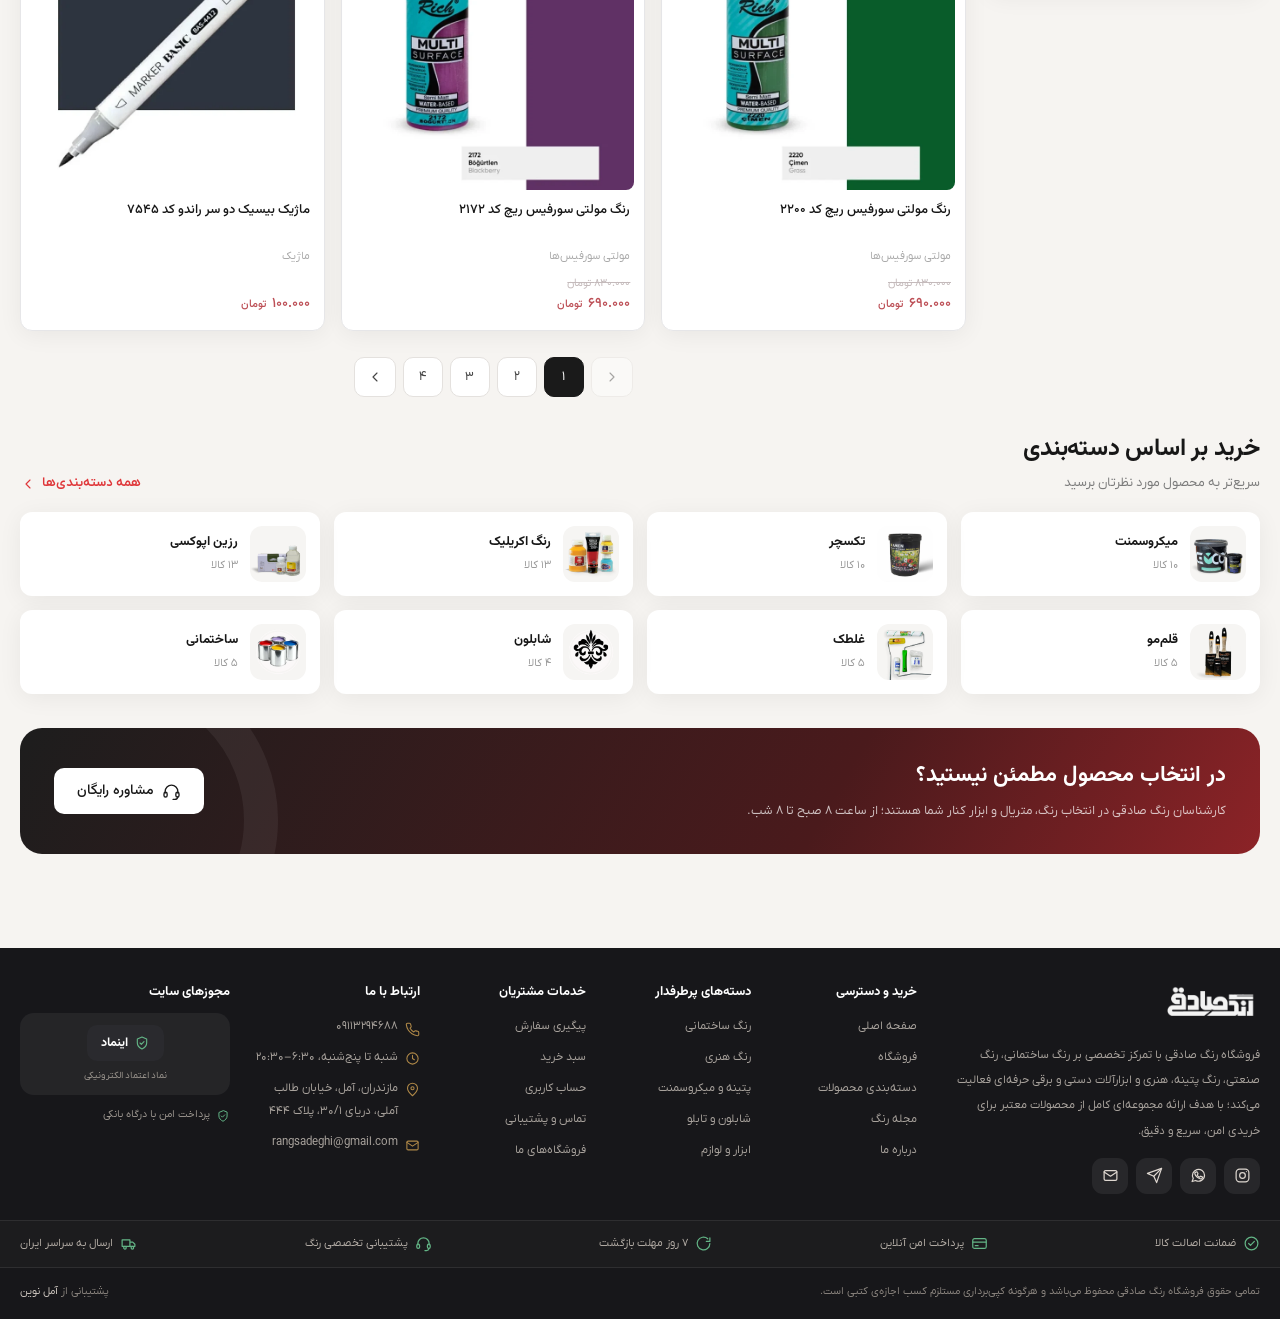
<file: shop.html>
<!doctype html>
<html lang="fa" dir="rtl">
<head>
  <meta charset="UTF-8">
  <meta name="viewport" content="width=device-width, initial-scale=1.0">
  <meta name="description" content="فروشگاه رنگ صادقی؛ خرید رنگ ساختمانی، پتینه، میکروسمنت، رنگ هنری و ابزار با فیلتر پیشرفته.">
  <title>فروشگاه رنگ و ابزار صادقی | خرید رنگ، پتینه و ابزار</title>
  <link rel="icon" href="assets/images/logo-alt.webp" type="image/webp">
  <link rel="preload" href="assets/fonts/iranyekanx-regular.woff2" as="font" type="font/woff2" crossorigin>
  <link rel="stylesheet" href="styles.css">
  <link rel="stylesheet" href="pages.css">
  <link rel="stylesheet" href="home.css">
</head>
<body data-page="shop" class="hx-page">
  <svg class="svg-sprite" aria-hidden="true">
    <symbol id="i-menu" viewBox="0 0 24 24"><path d="M4 6h16M4 12h16M4 18h16"/></symbol>
    <symbol id="i-search" viewBox="0 0 24 24"><circle cx="11" cy="11" r="7"/><path d="m20 20-4-4"/></symbol>
    <symbol id="i-user" viewBox="0 0 24 24"><circle cx="12" cy="8" r="4"/><path d="M4.5 21a7.5 7.5 0 0 1 15 0"/></symbol>
    <symbol id="i-bag" viewBox="0 0 24 24"><path d="M5 8h14l-1 13H6L5 8Z"/><path d="M9 9V6a3 3 0 0 1 6 0v3"/></symbol>
    <symbol id="i-heart" viewBox="0 0 24 24"><path d="M20.8 4.6a5.5 5.5 0 0 0-7.8 0L12 5.7l-1.1-1.1a5.5 5.5 0 0 0-7.8 7.8L12 21l8.8-8.6a5.5 5.5 0 0 0 0-7.8Z"/></symbol>
    <symbol id="i-chevron-down" viewBox="0 0 24 24"><path d="m6 9 6 6 6-6"/></symbol>
    <symbol id="i-chevron-left" viewBox="0 0 24 24"><path d="m15 18-6-6 6-6"/></symbol>
    <symbol id="i-chevron-right" viewBox="0 0 24 24"><path d="m9 18 6-6-6-6"/></symbol>
    <symbol id="i-close" viewBox="0 0 24 24"><path d="M18 6 6 18M6 6l12 12"/></symbol>
    <symbol id="i-home" viewBox="0 0 24 24"><path d="m3 11 9-8 9 8"/><path d="M5 10v11h14V10M9 21v-7h6v7"/></symbol>
    <symbol id="i-grid" viewBox="0 0 24 24"><rect x="3" y="3" width="7" height="7" rx="1"/><rect x="14" y="3" width="7" height="7" rx="1"/><rect x="3" y="14" width="7" height="7" rx="1"/><rect x="14" y="14" width="7" height="7" rx="1"/></symbol>
    <symbol id="i-list" viewBox="0 0 24 24"><path d="M8 6h12M8 12h12M8 18h12"/><circle cx="4" cy="6" r="1"/><circle cx="4" cy="12" r="1"/><circle cx="4" cy="18" r="1"/></symbol>
    <symbol id="i-filter" viewBox="0 0 24 24"><path d="M4 6h16M7 12h10M10 18h4"/></symbol>
    <symbol id="i-arrow-up" viewBox="0 0 24 24"><path d="m18 15-6-6-6 6"/></symbol>
    <symbol id="i-plus" viewBox="0 0 24 24"><path d="M12 5v14M5 12h14"/></symbol>
    <symbol id="i-minus" viewBox="0 0 24 24"><path d="M5 12h14"/></symbol>
    <symbol id="i-trash" viewBox="0 0 24 24"><path d="M4 7h16M9 7V4h6v3M7 7l1 14h8l1-14M10 11v6M14 11v6"/></symbol>
    <symbol id="i-phone" viewBox="0 0 24 24"><path d="M22 16.9v3a2 2 0 0 1-2.2 2 19.8 19.8 0 0 1-8.6-3.1 19.4 19.4 0 0 1-6-6A19.8 19.8 0 0 1 2.1 4.2 2 2 0 0 1 4.1 2h3a2 2 0 0 1 2 1.7c.1 1 .4 2 .7 2.9a2 2 0 0 1-.5 2.1L8.1 9.9a16 16 0 0 0 6 6l1.2-1.2a2 2 0 0 1 2.1-.5c.9.3 1.9.6 2.9.7a2 2 0 0 1 1.7 2Z"/></symbol>
    <symbol id="i-clock" viewBox="0 0 24 24"><circle cx="12" cy="12" r="9"/><path d="M12 7v5l3 2"/></symbol>
    <symbol id="i-pin" viewBox="0 0 24 24"><path d="M20 10c0 5-8 12-8 12S4 15 4 10a8 8 0 1 1 16 0Z"/><circle cx="12" cy="10" r="2.5"/></symbol>
    <symbol id="i-mail" viewBox="0 0 24 24"><rect x="3" y="5" width="18" height="14" rx="2"/><path d="m3 7 9 6 9-6"/></symbol>
    <symbol id="i-send" viewBox="0 0 24 24"><path d="m22 2-7 20-4-9-9-4 20-7Z"/><path d="M22 2 11 13"/></symbol>
    <symbol id="i-play" viewBox="0 0 24 24"><circle cx="12" cy="12" r="9"/><path d="m10 8 6 4-6 4V8Z"/></symbol>
    <symbol id="i-check" viewBox="0 0 24 24"><path d="m5 12 4 4L19 6"/></symbol>
    <symbol id="i-check-circle" viewBox="0 0 24 24"><circle cx="12" cy="12" r="9"/><path d="m8 12 2.6 2.6L16 9"/></symbol>
    <symbol id="i-instagram" viewBox="0 0 24 24"><rect x="3" y="3" width="18" height="18" rx="5"/><circle cx="12" cy="12" r="4"/><circle cx="17.5" cy="6.5" r=".8" fill="currentColor" stroke="none"/></symbol>
    <symbol id="i-whatsapp" viewBox="0 0 24 24"><path d="M20.5 11.6a8.5 8.5 0 0 1-12.6 7.4L3 20.5 4.6 16A8.5 8.5 0 1 1 20.5 11.6Z"/><path d="M8.2 7.5c.3-.6.6-.6.9-.6h.7c.2 0 .4.1.5.4l.9 2c.1.3.1.5-.1.7l-.7.9c-.2.2-.2.4-.1.6.6 1.2 1.6 2.2 2.8 2.8.2.1.4.1.6-.1l.9-1c.2-.2.4-.3.7-.2l2 .9c.3.1.4.3.4.5 0 .8-.4 1.5-1.1 1.9-.6.3-1.4.5-2.2.3-1.3-.3-3.1-1.1-4.8-2.7-1.4-1.4-2.4-3-2.7-4.3-.3-1.1 0-1.7.3-2.1Z"/></symbol>
    <symbol id="i-calendar" viewBox="0 0 24 24"><rect x="3" y="5" width="18" height="16" rx="2"/><path d="M8 3v4M16 3v4M3 11h18"/></symbol>
    <symbol id="i-book" viewBox="0 0 24 24"><path d="M4 5.5A2.5 2.5 0 0 1 6.5 3H20v15H6.5A2.5 2.5 0 0 0 4 20.5Z"/><path d="M20 18v3H6.5A2.5 2.5 0 0 1 4 18.5"/></symbol>
    <symbol id="i-tag" viewBox="0 0 24 24"><path d="M20.5 12.5 12 21l-9-9 8.5-8.5H20V12Z"/><circle cx="16" cy="8" r="1.4"/></symbol>
    <symbol id="i-share" viewBox="0 0 24 24"><circle cx="18" cy="5" r="3"/><circle cx="6" cy="12" r="3"/><circle cx="18" cy="19" r="3"/><path d="m8.6 10.6 6.8-3.9M8.6 13.4l6.8 3.9"/></symbol>
    <symbol id="i-link" viewBox="0 0 24 24"><path d="M10 13a5 5 0 0 0 7 0l3-3a5 5 0 0 0-7-7l-1.5 1.5"/><path d="M14 11a5 5 0 0 0-7 0l-3 3a5 5 0 0 0 7 7L12.5 20"/></symbol>
    <symbol id="i-truck" viewBox="0 0 24 24"><path d="M3 7h11v9H3zM14 10h4l3 3v3h-7"/><circle cx="7" cy="18" r="1.8"/><circle cx="17.5" cy="18" r="1.8"/></symbol>
    <symbol id="i-shield" viewBox="0 0 24 24"><path d="M12 3 5 6v6c0 4 3 7 7 9 4-2 7-5 7-9V6Z"/><path d="m9 12 2 2 4-4"/></symbol>
    <symbol id="i-award" viewBox="0 0 24 24"><circle cx="12" cy="9" r="5"/><path d="m8.5 13.5-1.5 7 5-2.5 5 2.5-1.5-7"/></symbol>
    <symbol id="i-layers" viewBox="0 0 24 24"><path d="m12 3 9 5-9 5-9-5 9-5Z"/><path d="m3 13 9 5 9-5"/></symbol>
    <symbol id="i-globe" viewBox="0 0 24 24"><circle cx="12" cy="12" r="9"/><path d="M3 12h18M12 3a15 15 0 0 1 0 18 15 15 0 0 1 0-18Z"/></symbol>
    <symbol id="i-store" viewBox="0 0 24 24"><path d="M4 9h16v11H4z"/><path d="M3 9l2-5h14l2 5"/><path d="M9 20v-6h6v6"/></symbol>
    <symbol id="i-map" viewBox="0 0 24 24"><path d="m9 4 6 2 6-2v16l-6 2-6-2-6 2V6Z"/><path d="M9 4v16M15 6v16"/></symbol>
    <symbol id="i-sparkles" viewBox="0 0 24 24"><path d="m11 3 1.7 4.3L17 9l-4.3 1.7L11 15l-1.7-4.3L5 9l4.3-1.7Z"/><path d="m18 14 .9 2.1L21 17l-2.1.9L18 20l-.9-2.1L15 17l2.1-.9Z"/></symbol>
    <symbol id="i-palette" viewBox="0 0 24 24"><path d="M12 21a9 9 0 1 1 9-9c0 2.5-2 3-3.5 3H16a2 2 0 0 0-1.4 3.4c.6.7.2 2.6-2.6 2.6Z"/><circle cx="8" cy="10" r="1"/><circle cx="12" cy="7.5" r="1"/><circle cx="16" cy="10" r="1"/></symbol>
    <symbol id="i-quote" viewBox="0 0 24 24"><path d="M9 7H5v5h4v5H5M19 7h-4v5h4v5h-4"/></symbol>
    <symbol id="i-info" viewBox="0 0 24 24"><circle cx="12" cy="12" r="9"/><path d="M12 11v5M12 8h.01"/></symbol>
    <symbol id="i-box" viewBox="0 0 24 24"><path d="m12 3 9 5v8l-9 5-9-5V8Z"/><path d="m3 8 9 5 9-5M12 13v8"/></symbol>
    <symbol id="i-wallet" viewBox="0 0 24 24"><path d="M4 7h13a2 2 0 0 1 2 2v9a2 2 0 0 1-2 2H5a2 2 0 0 1-2-2V7a2 2 0 0 1 2-2h11"/><path d="M16 13h2"/></symbol>
    <symbol id="i-gift" viewBox="0 0 24 24"><rect x="3" y="8" width="18" height="12" rx="2"/><path d="M3 12h18M12 8v12"/><path d="M12 8S9.5 3 7.5 4.4C5.8 5.6 8 8 12 8Zm0 0s2.5-5 4.5-3.6C18.2 5.6 16 8 12 8Z"/></symbol>
    <symbol id="i-ticket" viewBox="0 0 24 24"><path d="M3 9V6h18v3a2.5 2.5 0 0 0 0 5v4H3v-4a2.5 2.5 0 0 0 0-5Z"/><path d="M13 9v1.5M13 13.5V15"/></symbol>
    <symbol id="i-logout" viewBox="0 0 24 24"><path d="M15 4h3a2 2 0 0 1 2 2v12a2 2 0 0 1-2 2h-3"/><path d="M10 8l-4 4 4 4M6 12h9"/></symbol>
    <symbol id="i-edit" viewBox="0 0 24 24"><path d="M4 20h4l10-10a2.8 2.8 0 0 0-4-4L4 16Z"/><path d="m14.5 5.5 4 4"/></symbol>
    <symbol id="i-card" viewBox="0 0 24 24"><rect x="2.5" y="5" width="19" height="14" rx="2.5"/><path d="M2.5 10h19M6 15h4"/></symbol>
    <symbol id="i-heart-hand" viewBox="0 0 24 24"><path d="M20 12c0 4-8 8-8 8s-8-4-8-8a4 4 0 0 1 8-2 4 4 0 0 1 8 2Z"/></symbol>
    <symbol id="i-eye" viewBox="0 0 24 24"><path d="M2.5 12S6 5.5 12 5.5 21.5 12 21.5 12 18 18.5 12 18.5 2.5 12 2.5 12Z"/><circle cx="12" cy="12" r="3"/></symbol>
    <symbol id="i-zoom" viewBox="0 0 24 24"><circle cx="11" cy="11" r="7"/><path d="m20 20-4-4M11 8v6M8 11h6"/></symbol>
    <symbol id="i-download" viewBox="0 0 24 24"><path d="M12 4v11m0 0-4-4m4 4 4-4"/><path d="M4 19h16"/></symbol>
    <symbol id="i-headset" viewBox="0 0 24 24"><path d="M4 14v-2a8 8 0 0 1 16 0v2"/><rect x="2.5" y="13" width="4" height="6" rx="2"/><rect x="17.5" y="13" width="4" height="6" rx="2"/><path d="M20 19a4 4 0 0 1-4 3h-2"/></symbol>
    <symbol id="i-refresh" viewBox="0 0 24 24"><path d="M21 12a9 9 0 1 1-3-6.7"/><path d="M21 4v5h-5"/></symbol>
  </svg>

  <a class="skip-link" href="#main-content">رفتن به محتوای اصلی</a>

  <header class="site-header hx-header" id="site-header">
    <!-- نوار خدمات بالای سایت -->
    <div class="hx-utility desktop-only">
      <div class="site-container hx-utility-inner">
        <nav class="hx-utility-links" aria-label="دسترسی‌های سریع">
          <a href="stores.html"><svg><use href="#i-store"/></svg>فروشگاه‌های ما</a>
          <a href="order-details.html"><svg><use href="#i-box"/></svg>پیگیری سفارش</a>
          <a href="blog.html"><svg><use href="#i-book"/></svg>مجله رنگ</a>
          <a href="contact.html"><svg><use href="#i-headset"/></svg>مشاوره تخصصی</a>
        </nav>
        <div class="hx-utility-side">
          <span class="hx-utility-note"><svg><use href="#i-truck"/></svg>ارسال رایگان سفارش‌های بالای ۱۰ میلیون تومان</span>
          <div class="social-links">
            <a href="https://www.instagram.com/rangsadeghy" target="_blank" rel="noopener" aria-label="اینستاگرام"><svg><use href="#i-instagram"/></svg></a>
            <a href="https://wa.me/989113294688" target="_blank" rel="noopener" aria-label="واتساپ"><svg><use href="#i-whatsapp"/></svg></a>
            <a href="https://t.me/rangsadeghy" target="_blank" rel="noopener" aria-label="تلگرام"><svg><use href="#i-send"/></svg></a>
          </div>
          <button class="wishlist-top" id="wishlist-top" type="button">
            <svg><use href="#i-heart"/></svg><span>علاقه‌مندی</span><b id="wishlist-count">0</b>
          </button>
        </div>
      </div>
    </div>

    <!-- هدر اصلی دسکتاپ (چسبان + فشرده‌شو) -->
    <div class="main-header desktop-only" id="main-header">
      <div class="site-container hx-main-inner">
        <a class="hx-logo" href="index.html" aria-label="فروشگاه رنگ صادقی">
          <img src="assets/images/logo.png" alt="رنگ صادقی" width="100" height="39">
        </a>

        <div class="category-nav hx-cats">
          <button class="category-button" id="category-button" type="button" aria-expanded="false">
            <svg><use href="#i-menu"/></svg>
            <span>دسته‌بندی کالاها</span>
            <svg class="down-icon"><use href="#i-chevron-down"/></svg>
          </button>
          <div class="mega-menu" id="mega-menu">
            <div class="mega-column">
              <a class="mega-title" href="categories.html">بخش هنری <svg><use href="#i-chevron-left"/></svg></a>
              <a href="shop.html?cat=art">رنگ اکریلیک</a>
              <a href="shop.html?cat=art">رنگ روغن ها</a>
              <a href="shop.html?cat=art">رزین اپوکسی هنری</a>
              <a href="shop.html?cat=art">سفالگری و مجسمه سازی</a>
              <a href="shop.html?cat=art">افکت ها</a>
              <a href="shop.html?cat=art">وارنیش و تثبیت کننده</a>
            </div>
            <div class="mega-column">
              <a class="mega-title" href="categories.html">پتینه <svg><use href="#i-chevron-left"/></svg></a>
              <a href="shop.html?cat=patina">تکسچر ها</a>
              <a href="shop.html?cat=patina">میکروسمنت</a>
              <a href="shop.html?cat=patina">رنگ های دکوراتیو</a>
              <a href="shop.html?cat=patina">ورق ها</a>
              <a href="categories.html">تثبیت کننده ها</a>
            </div>
            <div class="mega-column">
              <a class="mega-title" href="categories.html">ابزار ها <svg><use href="#i-chevron-left"/></svg></a>
              <a href="shop.html?cat=tools">غلطک</a>
              <a href="shop.html?cat=tools">قلم</a>
              <a href="shop.html?cat=tools">لیسه و کاردک</a>
              <a href="categories.html">ماله</a>
              <a href="shop.html?cat=tools">سنباده ها</a>
            </div>
            <div class="mega-column">
              <a class="mega-title" href="categories.html">شابلون و تابلو <svg><use href="#i-chevron-left"/></svg></a>
              <a href="shop.html?cat=stencil">شابلون</a>
              <a href="shop.html?cat=stencil">ماندالا</a>
              <a href="shop.html?cat=stencil">داماسک</a>
              <a href="categories.html">بوم ها</a>
              <a href="categories.html">بیس های چوبی</a>
            </div>
            <div class="mega-highlight">
              <span class="mega-highlight-tag"><svg><use href="#i-sparkles"/></svg>پیشنهاد هفته</span>
              <b>تا ۳۵٪ تخفیف روی رنگ‌های ساختمانی</b>
              <a class="btn btn-primary btn-sm" href="shop.html?sale=1">مشاهده تخفیف‌ها</a>
            </div>
          </div>
        </div>

        <div class="search-box hx-search">
          <form class="search-form" data-search-form>
            <span class="hx-search-icon"><svg><use href="#i-search"/></svg></span>
            <input type="search" placeholder="جستجو در رنگ، پتینه، ابزار و شابلون…" aria-label="جستجوی محصولات" autocomplete="off">
            <button type="submit" aria-label="جستجو"><svg><use href="#i-chevron-left"/></svg></button>
          </form>
          <div class="search-results"></div>
        </div>

        <div class="header-tools hx-tools">
          <button class="hx-tool account-button" type="button" aria-label="ورود یا ثبت نام">
            <svg><use href="#i-user"/></svg><span>ورود | ثبت‌نام</span>
          </button>
          <button class="hx-tool hx-tool-cart cart-button" type="button" aria-label="سبد خرید">
            <svg><use href="#i-bag"/></svg><span>سبد خرید</span><span class="cart-count">0</span>
          </button>
        </div>
      </div>

      <div class="hx-navbar">
        <div class="site-container hx-navbar-inner">
          <nav class="main-nav" aria-label="منوی اصلی">
            <a href="index.html">صفحه اصلی</a>
            <a class="active" href="shop.html">فروشگاه</a>
            <a href="categories.html">دسته‌بندی محصولات</a>
            <a href="blog.html">مجله</a>
            <a href="about.html">درباره ما</a>
            <a href="contact.html">تماس با ما</a>
            <a href="stores.html">فروشگاه‌های ما</a>
          </nav>
          <a class="hx-nav-deal" href="shop.html?sale=1"><svg><use href="#i-sparkles"/></svg>تخفیف‌های امروز</a>
        </div>
      </div>
    </div>

    <!-- هدر موبایل -->
    <div class="mobile-header mobile-only">
      <div class="hx-mobile-top">
        <button class="mobile-menu-button" type="button" aria-label="باز کردن منو"><svg><use href="#i-menu"/></svg></button>
        <a href="index.html" class="mobile-logo"><img src="assets/images/logo-alt.webp" alt="رنگ صادقی"></a>
        <a class="hx-mobile-store" href="stores.html" aria-label="فروشگاه‌ها"><svg><use href="#i-store"/></svg></a>
      </div>
      <div class="search-box mobile-search">
        <form class="search-form" data-search-form>
          <input type="search" placeholder="جستجوی محصولات" aria-label="جستجوی محصولات" autocomplete="off">
          <button type="submit" aria-label="جستجو"><svg><use href="#i-search"/></svg></button>
        </form>
        <div class="search-results"></div>
      </div>
      <button class="hx-hidden-cart cart-button" type="button" aria-label="سبد خرید"><svg><use href="#i-bag"/></svg><span class="cart-count">0</span></button>
    </div>
  </header>
  <main class="page-main" id="main-content">
    <div class="page-container">
      <nav class="breadcrumb" aria-label="مسیر صفحه">
        <a href="index.html">خانه</a><svg><use href="#i-chevron-left"/></svg><span class="current">فروشگاه</span>
      </nav>

      <header class="page-head with-visual">
        <div>
          <h1>فروشگاه رنگ صادقی</h1>
          <p>مجموعه‌ای منتخب از رنگ‌های ساختمانی و صنعتی، مواد پتینه و میکروسمنت، رنگ‌های هنری، رزین و ابزارآلات حرفه‌ای؛ همه در یک فروشگاه با ضمانت اصالت کالا.</p>
          <div class="head-meta">
            <span><svg><use href="#i-shield"/></svg>ضمانت اصالت کالا</span>
            <span><svg><use href="#i-truck"/></svg>ارسال به سراسر کشور</span>
            <span><svg><use href="#i-headset"/></svg>مشاوره تخصصی خرید</span>
          </div>
        </div>
        <img src="assets/images/blog/tools.webp" alt="ابزار و محصولات فروشگاه رنگ صادقی">
      </header>

      <div class="shop-layout">
        <aside class="shop-sidebar" aria-label="فیلتر محصولات">
          <div class="filter-card">
            <h3>دسته بندی محصولات <svg><use href="#i-layers"/></svg></h3>
            <div class="filter-list" data-filter-list="cats"></div>
          </div>
          <div class="filter-card">
            <h3>برند <svg><use href="#i-award"/></svg></h3>
            <div class="filter-list" data-filter-list="brands"></div>
          </div>
          <div class="filter-card">
            <h3>محدوده قیمت (تومان) <svg><use href="#i-tag"/></svg></h3>
            <div class="price-inputs">
              <div><label for="filter-min">از</label><input id="filter-min" inputmode="numeric" placeholder="۰"></div>
              <div><label for="filter-max">تا</label><input id="filter-max" inputmode="numeric" placeholder="۵.۰۰۰.۰۰۰"></div>
            </div>
            <p class="filter-note">قیمت‌ها به تومان و بدون احتساب هزینه ارسال است.</p>
          </div>
          <div class="filter-card">
            <h3>سایر فیلترها <svg><use href="#i-filter"/></svg></h3>
            <div class="filter-list">
              <label class="filter-option"><input type="checkbox" id="filter-sale"><span>فقط کالاهای تخفیف‌دار</span></label>
              <label class="filter-option"><input type="checkbox" id="filter-stock"><span>فقط کالاهای موجود</span></label>
            </div>
          </div>
          <a class="filter-side-banner" href="shop.html?cat=patina" aria-label="میکروسمنت کارن">
            <img src="assets/images/blog/microcement.webp" alt="میکروسمنت">
          </a>
        </aside>

        <div class="shop-main">
          <div class="shop-toolbar">
            <span class="result-count" id="result-count"></span>
            <button class="btn btn-soft btn-sm mobile-filter-button" type="button" data-open-filters><svg><use href="#i-filter"/></svg>فیلترها</button>
            <span class="toolbar-spacer"></span>
            <label class="sort-select"><span>مرتب‌سازی:</span>
              <select id="sort-select">
                <option value="default">پیش‌فرض</option>
                <option value="newest">جدیدترین</option>
                <option value="popular">محبوب‌ترین</option>
                <option value="bestseller">پرفروش‌ترین</option>
                <option value="discount">تخفیف‌دار</option>
                <option value="cheap">ارزان‌ترین</option>
                <option value="expensive">گران‌ترین</option>
                <option value="name">نام (الفبایی)</option>
              </select>
            </label>
            <div class="view-toggles" role="group" aria-label="نوع نمایش">
              <button class="active" type="button" data-view="grid" aria-label="نمایش شبکه‌ای"><svg><use href="#i-grid"/></svg></button>
              <button type="button" data-view="list" aria-label="نمایش لیستی"><svg><use href="#i-list"/></svg></button>
            </div>
          </div>

          <div class="active-filters" id="active-filters"></div>
          <div class="shop-grid" id="shop-grid"></div>
          <nav class="pagination" id="shop-pagination" aria-label="صفحه‌بندی محصولات"></nav>
        </div>
      </div>

      <section class="page-section">
        <div class="section-head">
          <div><h2>خرید بر اساس دسته‌بندی</h2><p>سریع‌تر به محصول مورد نظرتان برسید</p></div>
          <a class="section-link" href="categories.html">همه دسته‌بندی‌ها <svg><use href="#i-chevron-left"/></svg></a>
        </div>
        <div class="subcat-tiles">
          <a class="subcat-tile" href="shop.html?cat=patina"><img src="assets/images/popular-micro.webp" alt=""><div><strong>میکروسمنت</strong><span data-cat-count="patina"></span></div></a>
          <a class="subcat-tile" href="shop.html?cat=patina"><img src="assets/images/best-ceramic.webp" alt=""><div><strong>تکسچر</strong><span data-cat-count="patina"></span></div></a>
          <a class="subcat-tile" href="shop.html?cat=art"><img src="assets/images/popular-acrylic.webp" alt=""><div><strong>رنگ اکریلیک</strong><span data-cat-count="art"></span></div></a>
          <a class="subcat-tile" href="shop.html?cat=art"><img src="assets/images/popular-resin.webp" alt=""><div><strong>رزین اپوکسی</strong><span data-cat-count="art"></span></div></a>
          <a class="subcat-tile" href="shop.html?cat=tools"><img src="assets/images/popular-brush.webp" alt=""><div><strong>قلم‌مو</strong><span data-cat-count="tools"></span></div></a>
          <a class="subcat-tile" href="shop.html?cat=tools"><img src="assets/images/popular-roller.webp" alt=""><div><strong>غلطک</strong><span data-cat-count="tools"></span></div></a>
          <a class="subcat-tile" href="shop.html?cat=stencil"><img src="assets/images/cat-stencil.webp" alt=""><div><strong>شابلون</strong><span data-cat-count="stencil"></span></div></a>
          <a class="subcat-tile" href="shop.html?cat=building"><img src="assets/images/cat-building.webp" alt=""><div><strong>ساختمانی</strong><span data-cat-count="building"></span></div></a>
        </div>
      </section>

      <section class="page-section">
        <div class="cta-band">
          <div>
            <h2>در انتخاب محصول مطمئن نیستید؟</h2>
            <p>کارشناسان رنگ صادقی در انتخاب رنگ، متریال و ابزار کنار شما هستند؛ از ساعت ۸ صبح تا ۸ شب.</p>
          </div>
          <a class="btn" href="contact.html"><svg><use href="#i-headset"/></svg>مشاوره رایگان</a>
        </div>
      </section>
    </div>
  </main>

  <footer class="site-footer hx-footer">
    <div class="hx-footer-top">
      <div class="site-container hx-footer-top-inner">
        <section class="hx-footer-brand">
          <a class="hx-footer-logo" href="index.html"><img src="assets/images/logo.png" alt="فروشگاه رنگ صادقی" loading="lazy"></a>
          <p>فروشگاه رنگ صادقی با تمرکز تخصصی بر رنگ ساختمانی، رنگ صنعتی، رنگ پتینه، هنری و ابزارآلات دستی و برقی حرفه‌ای فعالیت می‌کند؛ با هدف ارائه مجموعه‌ای کامل از محصولات معتبر برای خریدی امن، سریع و دقیق.</p>
          <div class="hx-footer-social">
            <a href="https://www.instagram.com/rangsadeghy" target="_blank" rel="noopener" aria-label="اینستاگرام"><svg><use href="#i-instagram"/></svg></a>
            <a href="https://wa.me/989113294688" target="_blank" rel="noopener" aria-label="واتساپ"><svg><use href="#i-whatsapp"/></svg></a>
            <a href="https://t.me/rangsadeghy" target="_blank" rel="noopener" aria-label="تلگرام"><svg><use href="#i-send"/></svg></a>
            <a href="mailto:rangsadeghi@gmail.com" aria-label="ایمیل"><svg><use href="#i-mail"/></svg></a>
          </div>
        </section>

        <div class="hx-footer-cols">
          <section>
            <h3>خرید و دسترسی</h3>
            <a href="index.html">صفحه اصلی</a>
            <a href="shop.html">فروشگاه</a>
            <a href="categories.html">دسته‌بندی محصولات</a>
            <a href="blog.html">مجله رنگ</a>
            <a href="about.html">درباره ما</a>
          </section>
          <section>
            <h3>دسته‌های پرطرفدار</h3>
            <a href="shop.html?cat=building">رنگ ساختمانی</a>
            <a href="shop.html?cat=art">رنگ هنری</a>
            <a href="shop.html?cat=patina">پتینه و میکروسمنت</a>
            <a href="shop.html?cat=stencil">شابلون و تابلو</a>
            <a href="shop.html?cat=tools">ابزار و لوازم</a>
          </section>
          <section>
            <h3>خدمات مشتریان</h3>
            <a href="order-details.html">پیگیری سفارش</a>
            <a href="cart.html">سبد خرید</a>
            <a href="account.html">حساب کاربری</a>
            <a href="contact.html">تماس و پشتیبانی</a>
            <a href="stores.html">فروشگاه‌های ما</a>
          </section>
          <section class="hx-footer-contact">
            <h3>ارتباط با ما</h3>
            <a href="tel:09113294688"><svg><use href="#i-phone"/></svg><span><bdo dir="ltr">۰۹۱۱۳۲۹۴۶۸۸</bdo></span></a>
            <p><svg><use href="#i-clock"/></svg><span class="hx-nowrap">شنبه تا پنج‌شنبه، ۶:۳۰–۲۰:۳۰</span></p>
            <p><svg><use href="#i-pin"/></svg><span>مازندران، آمل، خیابان طالب آملی، دریای ۳۰/۱، پلاک ۴۴۴</span></p>
            <a href="mailto:rangsadeghi@gmail.com"><svg><use href="#i-mail"/></svg><span>rangsadeghi@gmail.com</span></a>
          </section>
        </div>

        <aside class="hx-footer-license">
          <h3>مجوزهای سایت</h3>
          <a class="enamad" href="https://trustseal.enamad.ir/?id=574425&amp;Code=e8HImAQ72k1oH8npkUuHCXT0c1OmYjHr" target="_blank" rel="noopener" aria-label="نماد اعتماد الکترونیکی">
            <span class="enamad-mark"><svg><use href="#i-shield"/></svg>اینماد</span><small>نماد اعتماد الکترونیکی</small>
          </a>
          <span class="hx-license-note"><svg><use href="#i-shield"/></svg>پرداخت امن با درگاه بانکی</span>
        </aside>
      </div>
    </div>

    <div class="hx-footer-trust">
      <div class="site-container hx-trust-inner">
        <span><svg><use href="#i-check-circle"/></svg>ضمانت اصالت کالا</span>
        <span><svg><use href="#i-card"/></svg>پرداخت امن آنلاین</span>
        <span><svg><use href="#i-refresh"/></svg>۷ روز مهلت بازگشت</span>
        <span><svg><use href="#i-headset"/></svg>پشتیبانی تخصصی رنگ</span>
        <span><svg><use href="#i-truck"/></svg>ارسال به سراسر ایران</span>
      </div>
    </div>

    <div class="hx-footer-bottom">
      <div class="site-container hx-footer-bottom-inner">
        <p>تمامی حقوق فروشگاه رنگ صادقی محفوظ می‌باشد و هرگونه کپی‌برداری مستلزم کسب اجازه‌ی کتبی است.</p>
        <p>پشتیبانی از <a href="https://amolnovin.ir/" target="_blank" rel="noopener">آمل نوین</a></p>
      </div>
    </div>
  </footer>
  <button class="back-to-top" id="back-to-top" type="button" aria-label="بازگشت به بالا"><svg><use href="#i-arrow-up"/></svg></button>

  <nav class="mobile-toolbar mobile-only" aria-label="دسترسی سریع">
    <a href="index.html" class="toolbar-home active" aria-current="page"><svg><use href="#i-home"/></svg><span>خانه</span></a>
    <a href="shop.html" class="toolbar-shop"><svg><use href="#i-grid"/></svg><span>فروشگاه</span></a>
    <button class="mobile-menu-button" type="button"><svg><use href="#i-menu"/></svg><span>منو</span></button>
    <a href="cart.html" class="toolbar-cart"><span class="toolbar-icon"><svg><use href="#i-bag"/></svg><b class="cart-count">0</b></span><span>سبد خرید</span></a>
    <a href="account.html" class="toolbar-account"><svg><use href="#i-user"/></svg><span>حساب کاربری</span></a>
  </nav>

  <div class="page-overlay" id="page-overlay"></div>

  <aside class="side-drawer mobile-menu-drawer" id="mobile-menu-drawer" aria-hidden="true" aria-label="منوی موبایل">
    <div class="drawer-heading"><img src="assets/images/logo.png" alt="رنگ صادقی"><button class="drawer-close" type="button" aria-label="بستن"><svg><use href="#i-close"/></svg></button></div>
    <div class="mobile-drawer-tabs"><button class="active" type="button">منو</button><button type="button" id="drawer-categories-tab">دسته بندی ها</button></div>
    <nav class="mobile-drawer-nav">
      <a href="index.html">صفحه اصلی</a><a href="shop.html">فروشگاه</a><a href="categories.html">دسته بندی محصولات</a><a href="blog.html">بلاگ</a><a href="about.html">درباره ما</a><a href="contact.html">تماس با ما</a><a href="stores.html">فروشگاه های ما</a>
    </nav>
    <div class="mobile-drawer-categories" id="mobile-drawer-categories">
      <details><summary>بخش هنری <svg><use href="#i-chevron-down"/></svg></summary><a href="shop.html?cat=art">رنگ اکریلیک</a><a href="shop.html?cat=art">رنگ روغن ها</a><a href="shop.html?cat=art">رزین اپوکسی</a><a href="shop.html?cat=art">سفالگری و مجسمه سازی</a></details>
      <details><summary>پتینه <svg><use href="#i-chevron-down"/></svg></summary><a href="shop.html?cat=patina">تکسچر ها</a><a href="shop.html?cat=patina">میکروسمنت</a><a href="shop.html?cat=patina">رنگ های دکوراتیو</a></details>
      <details><summary>ابزار ها <svg><use href="#i-chevron-down"/></svg></summary><a href="shop.html?cat=tools">قلم</a><a href="shop.html?cat=tools">غلطک</a><a href="shop.html?cat=tools">لیسه و کاردک</a></details>
      <details><summary>شابلون و تابلو <svg><use href="#i-chevron-down"/></svg></summary><a href="shop.html?cat=stencil">شابلون</a><a href="categories.html">بوم ها</a></details>
    </div>
  </aside>

  <aside class="side-drawer cart-drawer" id="cart-drawer" aria-hidden="true" aria-label="سبد خرید">
    <div class="drawer-heading"><h2>سبد خرید</h2><button class="drawer-close" type="button" aria-label="بستن"><svg><use href="#i-close"/></svg></button></div>
    <div class="cart-items" id="cart-items"></div>
    <div class="cart-footer">
      <div class="cart-total"><span>جمع سبد خرید</span><strong id="cart-total">0 تومان</strong></div>
      <button type="button" class="checkout-button" id="checkout-button">تسویه حساب</button>
      <button type="button" class="continue-shopping drawer-close">ادامه خرید</button>
    </div>
  </aside>

  <section class="modal" id="quick-modal" role="dialog" aria-modal="true" aria-hidden="true" aria-label="مشاهده سریع محصول">
    <button class="modal-close" type="button" aria-label="بستن"><svg><use href="#i-close"/></svg></button>
    <div id="quick-modal-content"></div>
  </section>

  <section class="modal login-modal" id="login-modal" role="dialog" aria-modal="true" aria-hidden="true" aria-label="ورود به حساب کاربری">
    <button class="modal-close" type="button" aria-label="بستن"><svg><use href="#i-close"/></svg></button>
    <img src="assets/images/logo.png" alt="رنگ صادقی" width="110">
    <h2>ورود | ثبت نام</h2>
    <p>برای ورود یا ثبت نام، شماره موبایل خود را وارد کنید.</p>
    <form id="login-form"><label for="mobile-number">شماره موبایل</label><input id="mobile-number" inputmode="numeric" placeholder="مثلاً 09123456789" required pattern="09[0-9]{9}"><button type="submit">دریافت کد تایید</button></form>
  </section>

  <div class="toast" id="toast" role="status" aria-live="polite"><svg><use href="#i-check"/></svg><span></span></div>
  <script src="app.js"></script>
  <script src="pages.js"></script>
</body>
</html>
</file>
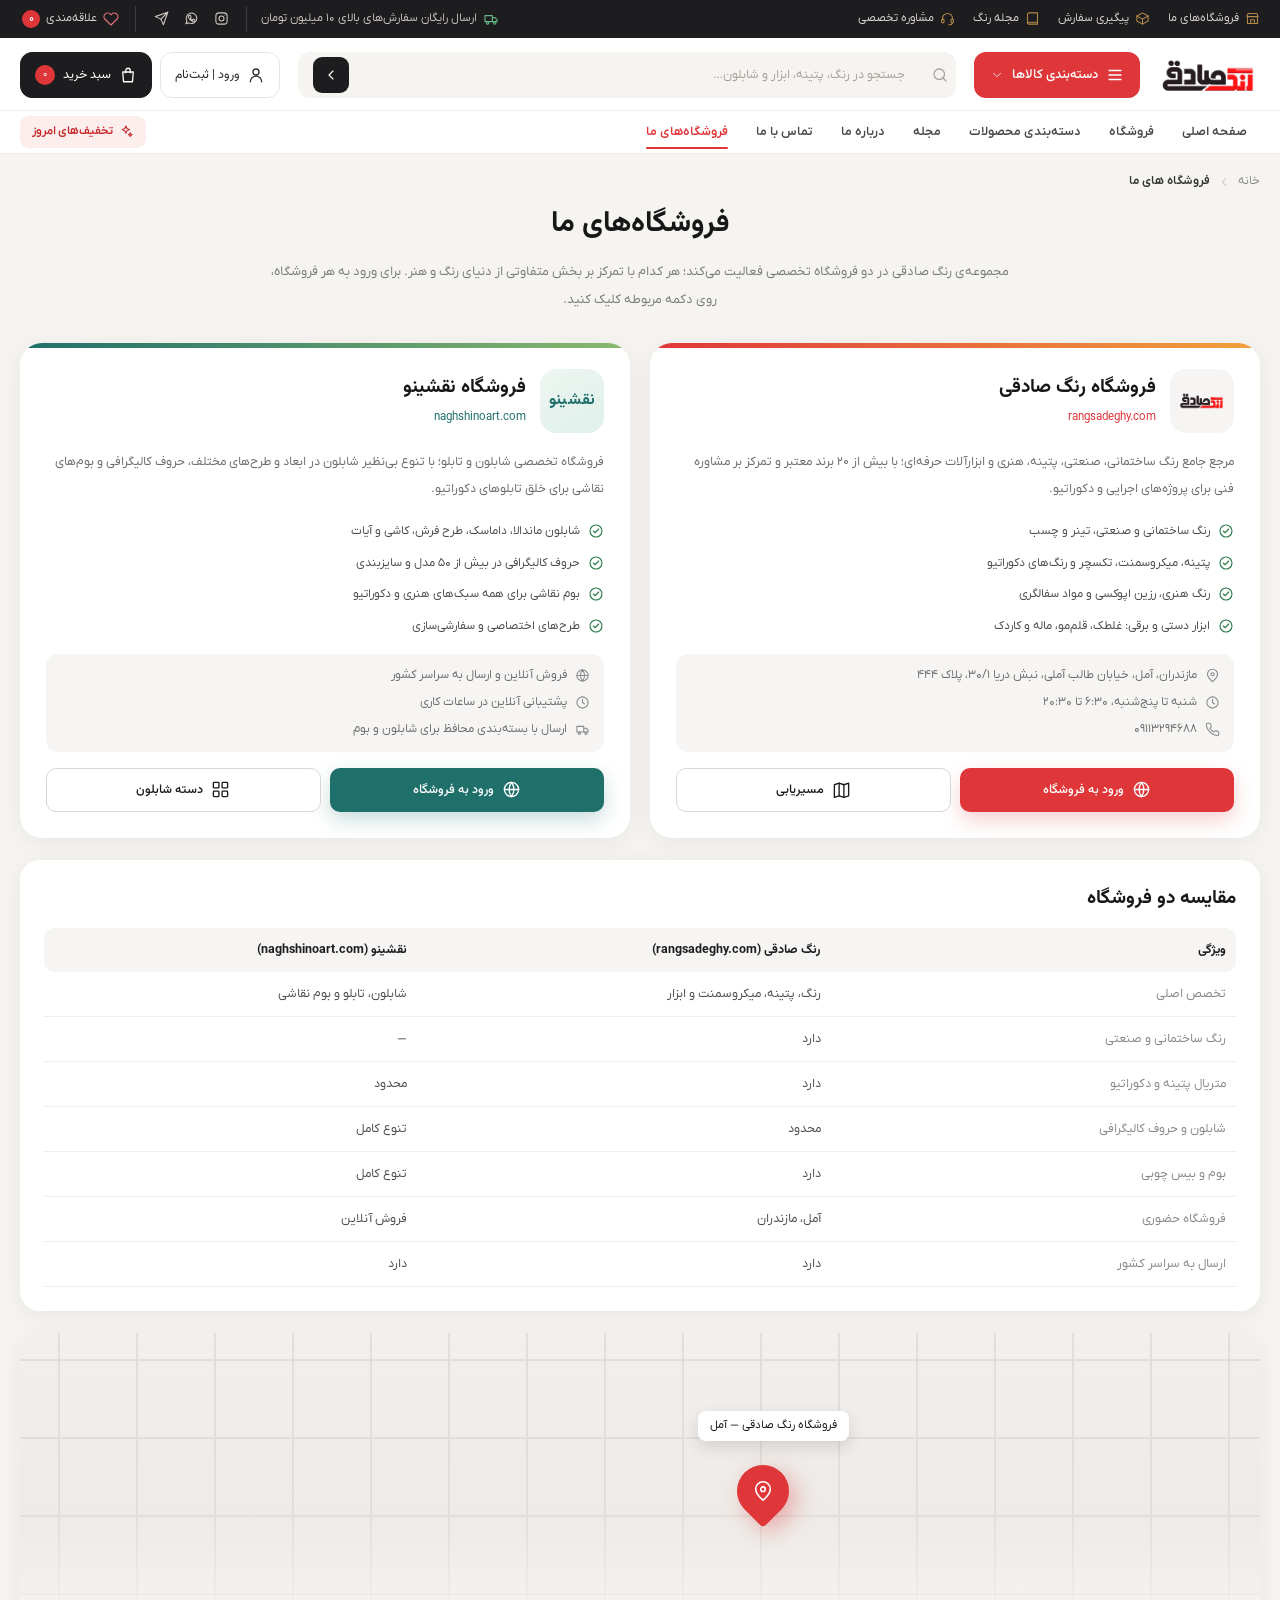
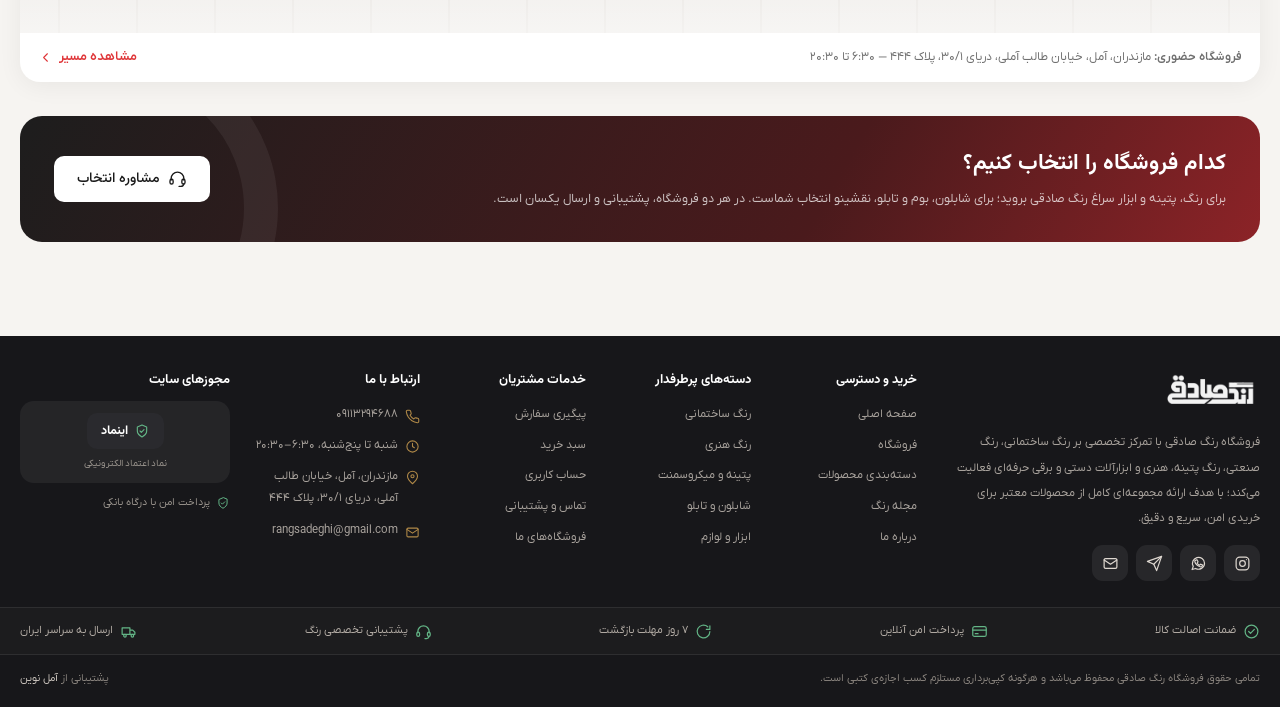
<file: stores.html>
<!doctype html>
<html lang="fa" dir="rtl">
<head>
  <meta charset="UTF-8">
  <meta name="viewport" content="width=device-width, initial-scale=1.0">
  <meta name="description" content="دو فروشگاه مجموعه رنگ صادقی: rangsadeghy.com و naghshinoart.com.">
  <title>فروشگاه های ما | رنگ صادقی و نقشینو</title>
  <link rel="icon" href="assets/images/logo-alt.webp" type="image/webp">
  <link rel="preload" href="assets/fonts/iranyekanx-regular.woff2" as="font" type="font/woff2" crossorigin>
  <link rel="stylesheet" href="styles.css">
  <link rel="stylesheet" href="pages.css">
  <link rel="stylesheet" href="home.css">
</head>
<body data-page="stores" class="hx-page">
  <svg class="svg-sprite" aria-hidden="true">
    <symbol id="i-menu" viewBox="0 0 24 24"><path d="M4 6h16M4 12h16M4 18h16"/></symbol>
    <symbol id="i-search" viewBox="0 0 24 24"><circle cx="11" cy="11" r="7"/><path d="m20 20-4-4"/></symbol>
    <symbol id="i-user" viewBox="0 0 24 24"><circle cx="12" cy="8" r="4"/><path d="M4.5 21a7.5 7.5 0 0 1 15 0"/></symbol>
    <symbol id="i-bag" viewBox="0 0 24 24"><path d="M5 8h14l-1 13H6L5 8Z"/><path d="M9 9V6a3 3 0 0 1 6 0v3"/></symbol>
    <symbol id="i-heart" viewBox="0 0 24 24"><path d="M20.8 4.6a5.5 5.5 0 0 0-7.8 0L12 5.7l-1.1-1.1a5.5 5.5 0 0 0-7.8 7.8L12 21l8.8-8.6a5.5 5.5 0 0 0 0-7.8Z"/></symbol>
    <symbol id="i-chevron-down" viewBox="0 0 24 24"><path d="m6 9 6 6 6-6"/></symbol>
    <symbol id="i-chevron-left" viewBox="0 0 24 24"><path d="m15 18-6-6 6-6"/></symbol>
    <symbol id="i-chevron-right" viewBox="0 0 24 24"><path d="m9 18 6-6-6-6"/></symbol>
    <symbol id="i-close" viewBox="0 0 24 24"><path d="M18 6 6 18M6 6l12 12"/></symbol>
    <symbol id="i-home" viewBox="0 0 24 24"><path d="m3 11 9-8 9 8"/><path d="M5 10v11h14V10M9 21v-7h6v7"/></symbol>
    <symbol id="i-grid" viewBox="0 0 24 24"><rect x="3" y="3" width="7" height="7" rx="1"/><rect x="14" y="3" width="7" height="7" rx="1"/><rect x="3" y="14" width="7" height="7" rx="1"/><rect x="14" y="14" width="7" height="7" rx="1"/></symbol>
    <symbol id="i-list" viewBox="0 0 24 24"><path d="M8 6h12M8 12h12M8 18h12"/><circle cx="4" cy="6" r="1"/><circle cx="4" cy="12" r="1"/><circle cx="4" cy="18" r="1"/></symbol>
    <symbol id="i-filter" viewBox="0 0 24 24"><path d="M4 6h16M7 12h10M10 18h4"/></symbol>
    <symbol id="i-arrow-up" viewBox="0 0 24 24"><path d="m18 15-6-6-6 6"/></symbol>
    <symbol id="i-plus" viewBox="0 0 24 24"><path d="M12 5v14M5 12h14"/></symbol>
    <symbol id="i-minus" viewBox="0 0 24 24"><path d="M5 12h14"/></symbol>
    <symbol id="i-trash" viewBox="0 0 24 24"><path d="M4 7h16M9 7V4h6v3M7 7l1 14h8l1-14M10 11v6M14 11v6"/></symbol>
    <symbol id="i-phone" viewBox="0 0 24 24"><path d="M22 16.9v3a2 2 0 0 1-2.2 2 19.8 19.8 0 0 1-8.6-3.1 19.4 19.4 0 0 1-6-6A19.8 19.8 0 0 1 2.1 4.2 2 2 0 0 1 4.1 2h3a2 2 0 0 1 2 1.7c.1 1 .4 2 .7 2.9a2 2 0 0 1-.5 2.1L8.1 9.9a16 16 0 0 0 6 6l1.2-1.2a2 2 0 0 1 2.1-.5c.9.3 1.9.6 2.9.7a2 2 0 0 1 1.7 2Z"/></symbol>
    <symbol id="i-clock" viewBox="0 0 24 24"><circle cx="12" cy="12" r="9"/><path d="M12 7v5l3 2"/></symbol>
    <symbol id="i-pin" viewBox="0 0 24 24"><path d="M20 10c0 5-8 12-8 12S4 15 4 10a8 8 0 1 1 16 0Z"/><circle cx="12" cy="10" r="2.5"/></symbol>
    <symbol id="i-mail" viewBox="0 0 24 24"><rect x="3" y="5" width="18" height="14" rx="2"/><path d="m3 7 9 6 9-6"/></symbol>
    <symbol id="i-send" viewBox="0 0 24 24"><path d="m22 2-7 20-4-9-9-4 20-7Z"/><path d="M22 2 11 13"/></symbol>
    <symbol id="i-play" viewBox="0 0 24 24"><circle cx="12" cy="12" r="9"/><path d="m10 8 6 4-6 4V8Z"/></symbol>
    <symbol id="i-check" viewBox="0 0 24 24"><path d="m5 12 4 4L19 6"/></symbol>
    <symbol id="i-check-circle" viewBox="0 0 24 24"><circle cx="12" cy="12" r="9"/><path d="m8 12 2.6 2.6L16 9"/></symbol>
    <symbol id="i-instagram" viewBox="0 0 24 24"><rect x="3" y="3" width="18" height="18" rx="5"/><circle cx="12" cy="12" r="4"/><circle cx="17.5" cy="6.5" r=".8" fill="currentColor" stroke="none"/></symbol>
    <symbol id="i-whatsapp" viewBox="0 0 24 24"><path d="M20.5 11.6a8.5 8.5 0 0 1-12.6 7.4L3 20.5 4.6 16A8.5 8.5 0 1 1 20.5 11.6Z"/><path d="M8.2 7.5c.3-.6.6-.6.9-.6h.7c.2 0 .4.1.5.4l.9 2c.1.3.1.5-.1.7l-.7.9c-.2.2-.2.4-.1.6.6 1.2 1.6 2.2 2.8 2.8.2.1.4.1.6-.1l.9-1c.2-.2.4-.3.7-.2l2 .9c.3.1.4.3.4.5 0 .8-.4 1.5-1.1 1.9-.6.3-1.4.5-2.2.3-1.3-.3-3.1-1.1-4.8-2.7-1.4-1.4-2.4-3-2.7-4.3-.3-1.1 0-1.7.3-2.1Z"/></symbol>
    <symbol id="i-calendar" viewBox="0 0 24 24"><rect x="3" y="5" width="18" height="16" rx="2"/><path d="M8 3v4M16 3v4M3 11h18"/></symbol>
    <symbol id="i-book" viewBox="0 0 24 24"><path d="M4 5.5A2.5 2.5 0 0 1 6.5 3H20v15H6.5A2.5 2.5 0 0 0 4 20.5Z"/><path d="M20 18v3H6.5A2.5 2.5 0 0 1 4 18.5"/></symbol>
    <symbol id="i-tag" viewBox="0 0 24 24"><path d="M20.5 12.5 12 21l-9-9 8.5-8.5H20V12Z"/><circle cx="16" cy="8" r="1.4"/></symbol>
    <symbol id="i-share" viewBox="0 0 24 24"><circle cx="18" cy="5" r="3"/><circle cx="6" cy="12" r="3"/><circle cx="18" cy="19" r="3"/><path d="m8.6 10.6 6.8-3.9M8.6 13.4l6.8 3.9"/></symbol>
    <symbol id="i-link" viewBox="0 0 24 24"><path d="M10 13a5 5 0 0 0 7 0l3-3a5 5 0 0 0-7-7l-1.5 1.5"/><path d="M14 11a5 5 0 0 0-7 0l-3 3a5 5 0 0 0 7 7L12.5 20"/></symbol>
    <symbol id="i-truck" viewBox="0 0 24 24"><path d="M3 7h11v9H3zM14 10h4l3 3v3h-7"/><circle cx="7" cy="18" r="1.8"/><circle cx="17.5" cy="18" r="1.8"/></symbol>
    <symbol id="i-shield" viewBox="0 0 24 24"><path d="M12 3 5 6v6c0 4 3 7 7 9 4-2 7-5 7-9V6Z"/><path d="m9 12 2 2 4-4"/></symbol>
    <symbol id="i-award" viewBox="0 0 24 24"><circle cx="12" cy="9" r="5"/><path d="m8.5 13.5-1.5 7 5-2.5 5 2.5-1.5-7"/></symbol>
    <symbol id="i-layers" viewBox="0 0 24 24"><path d="m12 3 9 5-9 5-9-5 9-5Z"/><path d="m3 13 9 5 9-5"/></symbol>
    <symbol id="i-globe" viewBox="0 0 24 24"><circle cx="12" cy="12" r="9"/><path d="M3 12h18M12 3a15 15 0 0 1 0 18 15 15 0 0 1 0-18Z"/></symbol>
    <symbol id="i-store" viewBox="0 0 24 24"><path d="M4 9h16v11H4z"/><path d="M3 9l2-5h14l2 5"/><path d="M9 20v-6h6v6"/></symbol>
    <symbol id="i-map" viewBox="0 0 24 24"><path d="m9 4 6 2 6-2v16l-6 2-6-2-6 2V6Z"/><path d="M9 4v16M15 6v16"/></symbol>
    <symbol id="i-sparkles" viewBox="0 0 24 24"><path d="m11 3 1.7 4.3L17 9l-4.3 1.7L11 15l-1.7-4.3L5 9l4.3-1.7Z"/><path d="m18 14 .9 2.1L21 17l-2.1.9L18 20l-.9-2.1L15 17l2.1-.9Z"/></symbol>
    <symbol id="i-palette" viewBox="0 0 24 24"><path d="M12 21a9 9 0 1 1 9-9c0 2.5-2 3-3.5 3H16a2 2 0 0 0-1.4 3.4c.6.7.2 2.6-2.6 2.6Z"/><circle cx="8" cy="10" r="1"/><circle cx="12" cy="7.5" r="1"/><circle cx="16" cy="10" r="1"/></symbol>
    <symbol id="i-quote" viewBox="0 0 24 24"><path d="M9 7H5v5h4v5H5M19 7h-4v5h4v5h-4"/></symbol>
    <symbol id="i-info" viewBox="0 0 24 24"><circle cx="12" cy="12" r="9"/><path d="M12 11v5M12 8h.01"/></symbol>
    <symbol id="i-box" viewBox="0 0 24 24"><path d="m12 3 9 5v8l-9 5-9-5V8Z"/><path d="m3 8 9 5 9-5M12 13v8"/></symbol>
    <symbol id="i-wallet" viewBox="0 0 24 24"><path d="M4 7h13a2 2 0 0 1 2 2v9a2 2 0 0 1-2 2H5a2 2 0 0 1-2-2V7a2 2 0 0 1 2-2h11"/><path d="M16 13h2"/></symbol>
    <symbol id="i-gift" viewBox="0 0 24 24"><rect x="3" y="8" width="18" height="12" rx="2"/><path d="M3 12h18M12 8v12"/><path d="M12 8S9.5 3 7.5 4.4C5.8 5.6 8 8 12 8Zm0 0s2.5-5 4.5-3.6C18.2 5.6 16 8 12 8Z"/></symbol>
    <symbol id="i-ticket" viewBox="0 0 24 24"><path d="M3 9V6h18v3a2.5 2.5 0 0 0 0 5v4H3v-4a2.5 2.5 0 0 0 0-5Z"/><path d="M13 9v1.5M13 13.5V15"/></symbol>
    <symbol id="i-logout" viewBox="0 0 24 24"><path d="M15 4h3a2 2 0 0 1 2 2v12a2 2 0 0 1-2 2h-3"/><path d="M10 8l-4 4 4 4M6 12h9"/></symbol>
    <symbol id="i-edit" viewBox="0 0 24 24"><path d="M4 20h4l10-10a2.8 2.8 0 0 0-4-4L4 16Z"/><path d="m14.5 5.5 4 4"/></symbol>
    <symbol id="i-card" viewBox="0 0 24 24"><rect x="2.5" y="5" width="19" height="14" rx="2.5"/><path d="M2.5 10h19M6 15h4"/></symbol>
    <symbol id="i-heart-hand" viewBox="0 0 24 24"><path d="M20 12c0 4-8 8-8 8s-8-4-8-8a4 4 0 0 1 8-2 4 4 0 0 1 8 2Z"/></symbol>
    <symbol id="i-eye" viewBox="0 0 24 24"><path d="M2.5 12S6 5.5 12 5.5 21.5 12 21.5 12 18 18.5 12 18.5 2.5 12 2.5 12Z"/><circle cx="12" cy="12" r="3"/></symbol>
    <symbol id="i-zoom" viewBox="0 0 24 24"><circle cx="11" cy="11" r="7"/><path d="m20 20-4-4M11 8v6M8 11h6"/></symbol>
    <symbol id="i-download" viewBox="0 0 24 24"><path d="M12 4v11m0 0-4-4m4 4 4-4"/><path d="M4 19h16"/></symbol>
    <symbol id="i-headset" viewBox="0 0 24 24"><path d="M4 14v-2a8 8 0 0 1 16 0v2"/><rect x="2.5" y="13" width="4" height="6" rx="2"/><rect x="17.5" y="13" width="4" height="6" rx="2"/><path d="M20 19a4 4 0 0 1-4 3h-2"/></symbol>
    <symbol id="i-refresh" viewBox="0 0 24 24"><path d="M21 12a9 9 0 1 1-3-6.7"/><path d="M21 4v5h-5"/></symbol>
  </svg>

  <a class="skip-link" href="#main-content">رفتن به محتوای اصلی</a>

  <header class="site-header hx-header" id="site-header">
    <!-- نوار خدمات بالای سایت -->
    <div class="hx-utility desktop-only">
      <div class="site-container hx-utility-inner">
        <nav class="hx-utility-links" aria-label="دسترسی‌های سریع">
          <a href="stores.html"><svg><use href="#i-store"/></svg>فروشگاه‌های ما</a>
          <a href="order-details.html"><svg><use href="#i-box"/></svg>پیگیری سفارش</a>
          <a href="blog.html"><svg><use href="#i-book"/></svg>مجله رنگ</a>
          <a href="contact.html"><svg><use href="#i-headset"/></svg>مشاوره تخصصی</a>
        </nav>
        <div class="hx-utility-side">
          <span class="hx-utility-note"><svg><use href="#i-truck"/></svg>ارسال رایگان سفارش‌های بالای ۱۰ میلیون تومان</span>
          <div class="social-links">
            <a href="https://www.instagram.com/rangsadeghy" target="_blank" rel="noopener" aria-label="اینستاگرام"><svg><use href="#i-instagram"/></svg></a>
            <a href="https://wa.me/989113294688" target="_blank" rel="noopener" aria-label="واتساپ"><svg><use href="#i-whatsapp"/></svg></a>
            <a href="https://t.me/rangsadeghy" target="_blank" rel="noopener" aria-label="تلگرام"><svg><use href="#i-send"/></svg></a>
          </div>
          <button class="wishlist-top" id="wishlist-top" type="button">
            <svg><use href="#i-heart"/></svg><span>علاقه‌مندی</span><b id="wishlist-count">0</b>
          </button>
        </div>
      </div>
    </div>

    <!-- هدر اصلی دسکتاپ (چسبان + فشرده‌شو) -->
    <div class="main-header desktop-only" id="main-header">
      <div class="site-container hx-main-inner">
        <a class="hx-logo" href="index.html" aria-label="فروشگاه رنگ صادقی">
          <img src="assets/images/logo.png" alt="رنگ صادقی" width="100" height="39">
        </a>

        <div class="category-nav hx-cats">
          <button class="category-button" id="category-button" type="button" aria-expanded="false">
            <svg><use href="#i-menu"/></svg>
            <span>دسته‌بندی کالاها</span>
            <svg class="down-icon"><use href="#i-chevron-down"/></svg>
          </button>
          <div class="mega-menu" id="mega-menu">
            <div class="mega-column">
              <a class="mega-title" href="categories.html">بخش هنری <svg><use href="#i-chevron-left"/></svg></a>
              <a href="shop.html?cat=art">رنگ اکریلیک</a>
              <a href="shop.html?cat=art">رنگ روغن ها</a>
              <a href="shop.html?cat=art">رزین اپوکسی هنری</a>
              <a href="shop.html?cat=art">سفالگری و مجسمه سازی</a>
              <a href="shop.html?cat=art">افکت ها</a>
              <a href="shop.html?cat=art">وارنیش و تثبیت کننده</a>
            </div>
            <div class="mega-column">
              <a class="mega-title" href="categories.html">پتینه <svg><use href="#i-chevron-left"/></svg></a>
              <a href="shop.html?cat=patina">تکسچر ها</a>
              <a href="shop.html?cat=patina">میکروسمنت</a>
              <a href="shop.html?cat=patina">رنگ های دکوراتیو</a>
              <a href="shop.html?cat=patina">ورق ها</a>
              <a href="categories.html">تثبیت کننده ها</a>
            </div>
            <div class="mega-column">
              <a class="mega-title" href="categories.html">ابزار ها <svg><use href="#i-chevron-left"/></svg></a>
              <a href="shop.html?cat=tools">غلطک</a>
              <a href="shop.html?cat=tools">قلم</a>
              <a href="shop.html?cat=tools">لیسه و کاردک</a>
              <a href="categories.html">ماله</a>
              <a href="shop.html?cat=tools">سنباده ها</a>
            </div>
            <div class="mega-column">
              <a class="mega-title" href="categories.html">شابلون و تابلو <svg><use href="#i-chevron-left"/></svg></a>
              <a href="shop.html?cat=stencil">شابلون</a>
              <a href="shop.html?cat=stencil">ماندالا</a>
              <a href="shop.html?cat=stencil">داماسک</a>
              <a href="categories.html">بوم ها</a>
              <a href="categories.html">بیس های چوبی</a>
            </div>
            <div class="mega-highlight">
              <span class="mega-highlight-tag"><svg><use href="#i-sparkles"/></svg>پیشنهاد هفته</span>
              <b>تا ۳۵٪ تخفیف روی رنگ‌های ساختمانی</b>
              <a class="btn btn-primary btn-sm" href="shop.html?sale=1">مشاهده تخفیف‌ها</a>
            </div>
          </div>
        </div>

        <div class="search-box hx-search">
          <form class="search-form" data-search-form>
            <span class="hx-search-icon"><svg><use href="#i-search"/></svg></span>
            <input type="search" placeholder="جستجو در رنگ، پتینه، ابزار و شابلون…" aria-label="جستجوی محصولات" autocomplete="off">
            <button type="submit" aria-label="جستجو"><svg><use href="#i-chevron-left"/></svg></button>
          </form>
          <div class="search-results"></div>
        </div>

        <div class="header-tools hx-tools">
          <button class="hx-tool account-button" type="button" aria-label="ورود یا ثبت نام">
            <svg><use href="#i-user"/></svg><span>ورود | ثبت‌نام</span>
          </button>
          <button class="hx-tool hx-tool-cart cart-button" type="button" aria-label="سبد خرید">
            <svg><use href="#i-bag"/></svg><span>سبد خرید</span><span class="cart-count">0</span>
          </button>
        </div>
      </div>

      <div class="hx-navbar">
        <div class="site-container hx-navbar-inner">
          <nav class="main-nav" aria-label="منوی اصلی">
            <a href="index.html">صفحه اصلی</a>
            <a href="shop.html">فروشگاه</a>
            <a href="categories.html">دسته‌بندی محصولات</a>
            <a href="blog.html">مجله</a>
            <a href="about.html">درباره ما</a>
            <a href="contact.html">تماس با ما</a>
            <a class="active" href="stores.html">فروشگاه‌های ما</a>
          </nav>
          <a class="hx-nav-deal" href="shop.html?sale=1"><svg><use href="#i-sparkles"/></svg>تخفیف‌های امروز</a>
        </div>
      </div>
    </div>

    <!-- هدر موبایل -->
    <div class="mobile-header mobile-only">
      <div class="hx-mobile-top">
        <button class="mobile-menu-button" type="button" aria-label="باز کردن منو"><svg><use href="#i-menu"/></svg></button>
        <a href="index.html" class="mobile-logo"><img src="assets/images/logo-alt.webp" alt="رنگ صادقی"></a>
        <a class="hx-mobile-store" href="stores.html" aria-label="فروشگاه‌ها"><svg><use href="#i-store"/></svg></a>
      </div>
      <div class="search-box mobile-search">
        <form class="search-form" data-search-form>
          <input type="search" placeholder="جستجوی محصولات" aria-label="جستجوی محصولات" autocomplete="off">
          <button type="submit" aria-label="جستجو"><svg><use href="#i-search"/></svg></button>
        </form>
        <div class="search-results"></div>
      </div>
      <button class="hx-hidden-cart cart-button" type="button" aria-label="سبد خرید"><svg><use href="#i-bag"/></svg><span class="cart-count">0</span></button>
    </div>
  </header>
  <main class="page-main" id="main-content">
    <div class="page-container">
      <nav class="breadcrumb" aria-label="مسیر صفحه">
        <a href="index.html">خانه</a><svg><use href="#i-chevron-left"/></svg><span class="current">فروشگاه های ما</span>
      </nav>

      <header class="stores-intro">
        <h1>فروشگاه‌های ما</h1>
        <p>مجموعه‌ی رنگ صادقی در دو فروشگاه تخصصی فعالیت می‌کند؛ هر کدام با تمرکز بر بخش متفاوتی از دنیای رنگ و هنر. برای ورود به هر فروشگاه، روی دکمه مربوطه کلیک کنید.</p>
      </header>

      <div class="stores-grid">
        <article class="store-card">
          <div class="store-top">
            <span class="store-logo"><img src="assets/images/logo.png" alt="رنگ صادقی"></span>
            <div>
              <h2>فروشگاه رنگ صادقی</h2>
              <a href="https://rangsadeghy.com" target="_blank" rel="noopener">rangsadeghy.com</a>
            </div>
          </div>
          <p>مرجع جامع رنگ ساختمانی، صنعتی، پتینه، هنری و ابزارآلات حرفه‌ای؛ با بیش از ۲۰ برند معتبر و تمرکز بر مشاوره فنی برای پروژه‌های اجرایی و دکوراتیو.</p>
          <ul class="store-features">
            <li><svg><use href="#i-check-circle"/></svg><span>رنگ ساختمانی و صنعتی، تینر و چسب</span></li>
            <li><svg><use href="#i-check-circle"/></svg><span>پتینه، میکروسمنت، تکسچر و رنگ‌های دکوراتیو</span></li>
            <li><svg><use href="#i-check-circle"/></svg><span>رنگ هنری، رزین اپوکسی و مواد سفالگری</span></li>
            <li><svg><use href="#i-check-circle"/></svg><span>ابزار دستی و برقی: غلطک، قلم‌مو، ماله و کاردک</span></li>
          </ul>
          <div class="store-info">
            <div><svg><use href="#i-pin"/></svg><span>مازندران، آمل، خیابان طالب آملی، نبش دریا ۳۰/۱، پلاک ۴۴۴</span></div>
            <div><svg><use href="#i-clock"/></svg><span>شنبه تا پنج‌شنبه، ۶:۳۰ تا ۲۰:۳۰</span></div>
            <div><svg><use href="#i-phone"/></svg><span dir="ltr">۰۹۱۱۳۲۹۴۶۸۸</span></div>
          </div>
          <div class="store-actions">
            <a class="btn btn-primary" href="https://rangsadeghy.com" target="_blank" rel="noopener"><svg><use href="#i-globe"/></svg>ورود به فروشگاه</a>
            <a class="btn btn-outline" href="contact.html"><svg><use href="#i-map"/></svg>مسیریابی</a>
          </div>
        </article>

        <article class="store-card naghshi">
          <div class="store-top">
            <span class="store-logo store-logo-text" aria-hidden="true">نقشینو</span>
            <div>
              <h2>فروشگاه نقشینو</h2>
              <a href="https://naghshinoart.com" target="_blank" rel="noopener">naghshinoart.com</a>
            </div>
          </div>
          <p>فروشگاه تخصصی شابلون و تابلو؛ با تنوع بی‌نظیر شابلون در ابعاد و طرح‌های مختلف، حروف کالیگرافی و بوم‌های نقاشی برای خلق تابلوهای دکوراتیو.</p>
          <ul class="store-features">
            <li><svg><use href="#i-check-circle"/></svg><span>شابلون ماندالا، داماسک، طرح فرش، کاشی و آیات</span></li>
            <li><svg><use href="#i-check-circle"/></svg><span>حروف کالیگرافی در بیش از ۵۰ مدل و سایزبندی</span></li>
            <li><svg><use href="#i-check-circle"/></svg><span>بوم نقاشی برای همه سبک‌های هنری و دکوراتیو</span></li>
            <li><svg><use href="#i-check-circle"/></svg><span>طرح‌های اختصاصی و سفارشی‌سازی</span></li>
          </ul>
          <div class="store-info">
            <div><svg><use href="#i-globe"/></svg><span>فروش آنلاین و ارسال به سراسر کشور</span></div>
            <div><svg><use href="#i-clock"/></svg><span>پشتیبانی آنلاین در ساعات کاری</span></div>
            <div><svg><use href="#i-truck"/></svg><span>ارسال با بسته‌بندی محافظ برای شابلون و بوم</span></div>
          </div>
          <div class="store-actions">
            <a class="btn btn-primary" href="https://naghshinoart.com" target="_blank" rel="noopener"><svg><use href="#i-globe"/></svg>ورود به فروشگاه</a>
            <a class="btn btn-outline" href="shop.html?cat=stencil"><svg><use href="#i-grid"/></svg>دسته شابلون</a>
          </div>
        </article>
      </div>

      <section class="store-compare">
        <h2>مقایسه دو فروشگاه</h2>
        <table class="compare-table">
          <thead>
            <tr><th>ویژگی</th><th>رنگ صادقی (rangsadeghy.com)</th><th>نقشینو (naghshinoart.com)</th></tr>
          </thead>
          <tbody>
            <tr><td>تخصص اصلی</td><td>رنگ، پتینه، میکروسمنت و ابزار</td><td>شابلون، تابلو و بوم نقاشی</td></tr>
            <tr><td>رنگ ساختمانی و صنعتی</td><td>دارد</td><td>—</td></tr>
            <tr><td>متریال پتینه و دکوراتیو</td><td>دارد</td><td>محدود</td></tr>
            <tr><td>شابلون و حروف کالیگرافی</td><td>محدود</td><td>تنوع کامل</td></tr>
            <tr><td>بوم و بیس چوبی</td><td>دارد</td><td>تنوع کامل</td></tr>
            <tr><td>فروشگاه حضوری</td><td>آمل، مازندران</td><td>فروش آنلاین</td></tr>
            <tr><td>ارسال به سراسر کشور</td><td>دارد</td><td>دارد</td></tr>
          </tbody>
        </table>
      </section>

      <section class="map-wide">
        <div class="map-canvas" role="img" aria-label="نقشه فروشگاه حضوری رنگ صادقی">
          <span class="map-label">فروشگاه رنگ صادقی — آمل</span>
          <span class="map-pin"><svg><use href="#i-pin"/></svg></span>
        </div>
        <div class="map-foot">
          <span><strong>فروشگاه حضوری:</strong> مازندران، آمل، خیابان طالب آملی، دریای ۳۰/۱، پلاک ۴۴۴ — ۶:۳۰ تا ۲۰:۳۰</span>
          <a class="text-link" href="https://rangsadeghy.com/store-locations/" target="_blank" rel="noopener">مشاهده مسیر <svg><use href="#i-chevron-left"/></svg></a>
        </div>
      </section>

      <section class="page-section">
        <div class="cta-band">
          <div>
            <h2>کدام فروشگاه را انتخاب کنیم؟</h2>
            <p>برای رنگ، پتینه و ابزار سراغ رنگ صادقی بروید؛ برای شابلون، بوم و تابلو، نقشینو انتخاب شماست. در هر دو فروشگاه، پشتیبانی و ارسال یکسان است.</p>
          </div>
          <a class="btn" href="contact.html"><svg><use href="#i-headset"/></svg>مشاوره انتخاب</a>
        </div>
      </section>
    </div>
  </main>

  <footer class="site-footer hx-footer">
    <div class="hx-footer-top">
      <div class="site-container hx-footer-top-inner">
        <section class="hx-footer-brand">
          <a class="hx-footer-logo" href="index.html"><img src="assets/images/logo.png" alt="فروشگاه رنگ صادقی" loading="lazy"></a>
          <p>فروشگاه رنگ صادقی با تمرکز تخصصی بر رنگ ساختمانی، رنگ صنعتی، رنگ پتینه، هنری و ابزارآلات دستی و برقی حرفه‌ای فعالیت می‌کند؛ با هدف ارائه مجموعه‌ای کامل از محصولات معتبر برای خریدی امن، سریع و دقیق.</p>
          <div class="hx-footer-social">
            <a href="https://www.instagram.com/rangsadeghy" target="_blank" rel="noopener" aria-label="اینستاگرام"><svg><use href="#i-instagram"/></svg></a>
            <a href="https://wa.me/989113294688" target="_blank" rel="noopener" aria-label="واتساپ"><svg><use href="#i-whatsapp"/></svg></a>
            <a href="https://t.me/rangsadeghy" target="_blank" rel="noopener" aria-label="تلگرام"><svg><use href="#i-send"/></svg></a>
            <a href="mailto:rangsadeghi@gmail.com" aria-label="ایمیل"><svg><use href="#i-mail"/></svg></a>
          </div>
        </section>

        <div class="hx-footer-cols">
          <section>
            <h3>خرید و دسترسی</h3>
            <a href="index.html">صفحه اصلی</a>
            <a href="shop.html">فروشگاه</a>
            <a href="categories.html">دسته‌بندی محصولات</a>
            <a href="blog.html">مجله رنگ</a>
            <a href="about.html">درباره ما</a>
          </section>
          <section>
            <h3>دسته‌های پرطرفدار</h3>
            <a href="shop.html?cat=building">رنگ ساختمانی</a>
            <a href="shop.html?cat=art">رنگ هنری</a>
            <a href="shop.html?cat=patina">پتینه و میکروسمنت</a>
            <a href="shop.html?cat=stencil">شابلون و تابلو</a>
            <a href="shop.html?cat=tools">ابزار و لوازم</a>
          </section>
          <section>
            <h3>خدمات مشتریان</h3>
            <a href="order-details.html">پیگیری سفارش</a>
            <a href="cart.html">سبد خرید</a>
            <a href="account.html">حساب کاربری</a>
            <a href="contact.html">تماس و پشتیبانی</a>
            <a href="stores.html">فروشگاه‌های ما</a>
          </section>
          <section class="hx-footer-contact">
            <h3>ارتباط با ما</h3>
            <a href="tel:09113294688"><svg><use href="#i-phone"/></svg><span><bdo dir="ltr">۰۹۱۱۳۲۹۴۶۸۸</bdo></span></a>
            <p><svg><use href="#i-clock"/></svg><span class="hx-nowrap">شنبه تا پنج‌شنبه، ۶:۳۰–۲۰:۳۰</span></p>
            <p><svg><use href="#i-pin"/></svg><span>مازندران، آمل، خیابان طالب آملی، دریای ۳۰/۱، پلاک ۴۴۴</span></p>
            <a href="mailto:rangsadeghi@gmail.com"><svg><use href="#i-mail"/></svg><span>rangsadeghi@gmail.com</span></a>
          </section>
        </div>

        <aside class="hx-footer-license">
          <h3>مجوزهای سایت</h3>
          <a class="enamad" href="https://trustseal.enamad.ir/?id=574425&amp;Code=e8HImAQ72k1oH8npkUuHCXT0c1OmYjHr" target="_blank" rel="noopener" aria-label="نماد اعتماد الکترونیکی">
            <span class="enamad-mark"><svg><use href="#i-shield"/></svg>اینماد</span><small>نماد اعتماد الکترونیکی</small>
          </a>
          <span class="hx-license-note"><svg><use href="#i-shield"/></svg>پرداخت امن با درگاه بانکی</span>
        </aside>
      </div>
    </div>

    <div class="hx-footer-trust">
      <div class="site-container hx-trust-inner">
        <span><svg><use href="#i-check-circle"/></svg>ضمانت اصالت کالا</span>
        <span><svg><use href="#i-card"/></svg>پرداخت امن آنلاین</span>
        <span><svg><use href="#i-refresh"/></svg>۷ روز مهلت بازگشت</span>
        <span><svg><use href="#i-headset"/></svg>پشتیبانی تخصصی رنگ</span>
        <span><svg><use href="#i-truck"/></svg>ارسال به سراسر ایران</span>
      </div>
    </div>

    <div class="hx-footer-bottom">
      <div class="site-container hx-footer-bottom-inner">
        <p>تمامی حقوق فروشگاه رنگ صادقی محفوظ می‌باشد و هرگونه کپی‌برداری مستلزم کسب اجازه‌ی کتبی است.</p>
        <p>پشتیبانی از <a href="https://amolnovin.ir/" target="_blank" rel="noopener">آمل نوین</a></p>
      </div>
    </div>
  </footer>
  <button class="back-to-top" id="back-to-top" type="button" aria-label="بازگشت به بالا"><svg><use href="#i-arrow-up"/></svg></button>

  <nav class="mobile-toolbar mobile-only" aria-label="دسترسی سریع">
    <a href="index.html" class="toolbar-home active" aria-current="page"><svg><use href="#i-home"/></svg><span>خانه</span></a>
    <a href="shop.html" class="toolbar-shop"><svg><use href="#i-grid"/></svg><span>فروشگاه</span></a>
    <button class="mobile-menu-button" type="button"><svg><use href="#i-menu"/></svg><span>منو</span></button>
    <a href="cart.html" class="toolbar-cart"><span class="toolbar-icon"><svg><use href="#i-bag"/></svg><b class="cart-count">0</b></span><span>سبد خرید</span></a>
    <a href="account.html" class="toolbar-account"><svg><use href="#i-user"/></svg><span>حساب کاربری</span></a>
  </nav>

  <div class="page-overlay" id="page-overlay"></div>

  <aside class="side-drawer mobile-menu-drawer" id="mobile-menu-drawer" aria-hidden="true" aria-label="منوی موبایل">
    <div class="drawer-heading"><img src="assets/images/logo.png" alt="رنگ صادقی"><button class="drawer-close" type="button" aria-label="بستن"><svg><use href="#i-close"/></svg></button></div>
    <div class="mobile-drawer-tabs"><button class="active" type="button">منو</button><button type="button" id="drawer-categories-tab">دسته بندی ها</button></div>
    <nav class="mobile-drawer-nav">
      <a href="index.html">صفحه اصلی</a><a href="shop.html">فروشگاه</a><a href="categories.html">دسته بندی محصولات</a><a href="blog.html">بلاگ</a><a href="about.html">درباره ما</a><a href="contact.html">تماس با ما</a><a href="stores.html">فروشگاه های ما</a>
    </nav>
    <div class="mobile-drawer-categories" id="mobile-drawer-categories">
      <details><summary>بخش هنری <svg><use href="#i-chevron-down"/></svg></summary><a href="shop.html?cat=art">رنگ اکریلیک</a><a href="shop.html?cat=art">رنگ روغن ها</a><a href="shop.html?cat=art">رزین اپوکسی</a><a href="shop.html?cat=art">سفالگری و مجسمه سازی</a></details>
      <details><summary>پتینه <svg><use href="#i-chevron-down"/></svg></summary><a href="shop.html?cat=patina">تکسچر ها</a><a href="shop.html?cat=patina">میکروسمنت</a><a href="shop.html?cat=patina">رنگ های دکوراتیو</a></details>
      <details><summary>ابزار ها <svg><use href="#i-chevron-down"/></svg></summary><a href="shop.html?cat=tools">قلم</a><a href="shop.html?cat=tools">غلطک</a><a href="shop.html?cat=tools">لیسه و کاردک</a></details>
      <details><summary>شابلون و تابلو <svg><use href="#i-chevron-down"/></svg></summary><a href="shop.html?cat=stencil">شابلون</a><a href="categories.html">بوم ها</a></details>
    </div>
  </aside>

  <aside class="side-drawer cart-drawer" id="cart-drawer" aria-hidden="true" aria-label="سبد خرید">
    <div class="drawer-heading"><h2>سبد خرید</h2><button class="drawer-close" type="button" aria-label="بستن"><svg><use href="#i-close"/></svg></button></div>
    <div class="cart-items" id="cart-items"></div>
    <div class="cart-footer">
      <div class="cart-total"><span>جمع سبد خرید</span><strong id="cart-total">0 تومان</strong></div>
      <button type="button" class="checkout-button" id="checkout-button">تسویه حساب</button>
      <button type="button" class="continue-shopping drawer-close">ادامه خرید</button>
    </div>
  </aside>

  <section class="modal" id="quick-modal" role="dialog" aria-modal="true" aria-hidden="true" aria-label="مشاهده سریع محصول">
    <button class="modal-close" type="button" aria-label="بستن"><svg><use href="#i-close"/></svg></button>
    <div id="quick-modal-content"></div>
  </section>

  <section class="modal login-modal" id="login-modal" role="dialog" aria-modal="true" aria-hidden="true" aria-label="ورود به حساب کاربری">
    <button class="modal-close" type="button" aria-label="بستن"><svg><use href="#i-close"/></svg></button>
    <img src="assets/images/logo.png" alt="رنگ صادقی" width="110">
    <h2>ورود | ثبت نام</h2>
    <p>برای ورود یا ثبت نام، شماره موبایل خود را وارد کنید.</p>
    <form id="login-form"><label for="mobile-number">شماره موبایل</label><input id="mobile-number" inputmode="numeric" placeholder="مثلاً 09123456789" required pattern="09[0-9]{9}"><button type="submit">دریافت کد تایید</button></form>
  </section>

  <div class="toast" id="toast" role="status" aria-live="polite"><svg><use href="#i-check"/></svg><span></span></div>
  <script src="app.js"></script>
  <script src="pages.js"></script>
</body>
</html>
</file>
<file: styles.css>
@font-face{font-family:IRANYekanX;src:url('assets/fonts/iranyekanx-regular.woff2') format('woff2');font-weight:400;font-display:swap}
@font-face{font-family:IRANYekanX;src:url('assets/fonts/iranyekanx-demibold.woff2') format('woff2');font-weight:500 800;font-display:swap}
@font-face{font-family:Vazirmatn;src:url('assets/fonts/vazirmatn-regular.woff2') format('woff2');font-weight:400;font-display:swap}
@font-face{font-family:Vazirmatn;src:url('assets/fonts/vazirmatn-medium.woff2') format('woff2');font-weight:500 600;font-display:swap}
@font-face{font-family:Vazirmatn;src:url('assets/fonts/vazirmatn-bold.woff2') format('woff2');font-weight:700 900;font-display:swap}

:root{
  --red:#df3639;
  --dark:#171717;
  --muted:#929292;
  --page:#e0e0e0;
  --container:1240px;
  --price:#bd5057;
  --radius:10px;
  --shadow:0 8px 30px rgba(0,0,0,.12);
}
*{box-sizing:border-box}
html{scroll-behavior:smooth;scroll-padding-top:95px}
body{margin:0;background:var(--page);color:var(--dark);font-family:IRANYekanX,Vazirmatn,Tahoma,Arial,sans-serif;font-size:14px;line-height:1.6;-webkit-font-smoothing:antialiased}
body.no-scroll{overflow:hidden}
a{color:inherit;text-decoration:none}
button,input{font:inherit}
button{color:inherit;cursor:pointer}
img{max-width:100%}
h1,h2,h3,p{margin-top:0}
svg:not(.svg-sprite){width:24px;height:24px;fill:none;stroke:currentColor;stroke-width:1.7;stroke-linecap:round;stroke-linejoin:round;flex:none}
.svg-sprite{position:absolute;width:0;height:0;overflow:hidden;pointer-events:none}
.site-container{width:min(var(--container),calc(100% - 40px));margin-inline:auto}
.mobile-only{display:none}
.skip-link{position:fixed;top:-70px;right:20px;background:#fff;padding:12px 20px;z-index:1000;border-radius:0 0 8px 8px}
.skip-link:focus{top:0}

/* Header */
.site-header{position:relative;z-index:60;background:#fff}
.top-strip{height:56px;background:#fff;border-bottom:1px solid rgba(0,0,0,.035)}
.top-strip-inner{height:100%;display:flex;align-items:center;justify-content:space-between}
.main-logo{display:flex;align-items:center;width:100px;height:48px}
.main-logo img{display:block;width:100px;height:auto}
.top-strip-left{display:flex;align-items:center;gap:15px}
.social-links{display:flex;align-items:center;gap:7px;direction:rtl}
.social-links a{display:grid;place-items:center;width:27px;height:27px;color:#3d3d3d;transition:color .2s}
.social-links a:hover{color:var(--red)}
.social-links svg{width:17px!important;height:17px!important}
.header-divider{height:20px;width:1px;background:#dedede}
.wishlist-top{border:0;background:none;display:flex;align-items:center;gap:7px;padding:5px 0;font-size:12px}
.wishlist-top svg{width:18px!important;height:18px!important}
.wishlist-top b{display:grid;place-items:center;min-width:18px;height:18px;padding:0 4px;border-radius:20px;background:#f0f0f0;font-size:10px}
.main-header{height:85px;background:#fff;border-bottom:1px solid #e3e3e3;z-index:65;transition:height .38s cubic-bezier(.22,.8,.24,1),box-shadow .3s ease,background-color .3s ease,border-color .3s ease}
/* هدر چسبان: بدون پرش، جای خالی با padding روی site-header حفظ می‌شود */
.main-header.is-sticky{position:fixed;inset:0 0 auto;box-shadow:0 4px 18px rgba(0,0,0,.06)}
.site-header.header-stuck{padding-bottom:85px}
/* حالت کوچک‌شده هنگام اسکرول به پایین */
.main-header.is-compact{height:62px;background:rgba(255,255,255,.94);border-bottom-color:transparent;box-shadow:0 8px 26px rgba(20,20,20,.1);-webkit-backdrop-filter:saturate(1.6) blur(12px);backdrop-filter:saturate(1.6) blur(12px)}
.main-header .category-button,.main-header .search-form,.main-header .tool-button,.main-header .main-nav a,.main-header .main-nav a:after{transition:height .38s cubic-bezier(.22,.8,.24,1),width .38s cubic-bezier(.22,.8,.24,1),bottom .38s cubic-bezier(.22,.8,.24,1),font-size .3s ease,border-radius .3s ease,background .2s,color .2s,transform .2s}
.main-header .tool-button svg{transition:width .3s ease,height .3s ease}
.main-header.is-compact .category-button{height:42px;border-radius:8px;font-size:13px}
.main-header.is-compact .search-form{height:40px}
.main-header.is-compact .tool-button{width:38px;height:38px}
.main-header.is-compact .tool-button svg{width:20px!important;height:20px!important}
.main-header.is-compact .main-nav a{font-size:11.5px}
.main-header.is-compact .main-nav a:after{bottom:14px}
.main-header .mega-menu{transition:.2s,top .38s cubic-bezier(.22,.8,.24,1)}
@media (prefers-reduced-motion:reduce){.main-header,.main-header *{transition:none!important}}
.header-inner{height:100%;display:flex;align-items:center;gap:20px}
.category-nav{position:relative;width:270px;flex:0 0 270px}
.category-button{height:50px;width:100%;display:flex;align-items:center;justify-content:center;gap:15px;background:var(--red);color:#fff;border:0;border-radius:6px;font-family:Vazirmatn,sans-serif;font-size:14px;font-weight:500;padding:0 20px}
.category-button>svg:first-child{margin-inline-start:auto}
.category-button .down-icon{width:16px!important;height:16px!important;margin-inline-start:auto}
.mega-menu{position:absolute;top:calc(100% + 1px);right:0;width:850px;background:#fff;border-radius:0 0 10px 10px;padding:25px;display:grid;grid-template-columns:repeat(4,1fr);gap:25px;box-shadow:var(--shadow);opacity:0;visibility:hidden;transform:translateY(8px);transition:.2s;z-index:90;border-top:3px solid var(--red)}
.category-nav:hover .mega-menu,.category-nav.open .mega-menu{opacity:1;visibility:visible;transform:translateY(0)}
.mega-column{display:flex;flex-direction:column;gap:3px}
.mega-column>a{font-size:12px;padding:6px 8px;border-radius:5px;color:#555;transition:.2s}
.mega-column>a:hover{background:#f7f7f7;color:var(--red)}
.mega-column .mega-title{font-size:14px;font-weight:700;color:#171717;border-bottom:1px solid #ececec;border-radius:0;margin-bottom:6px;padding:5px 0 12px;display:flex;align-items:center;justify-content:space-between}
.mega-title svg{width:15px!important;height:15px!important}
.main-nav{display:flex;align-items:stretch;justify-content:center;gap:20px;flex:1;height:100%;white-space:nowrap}
.main-nav a{position:relative;display:flex;align-items:center;font-size:12px;font-weight:600;padding-top:2px;transition:color .2s}
.main-nav a:after{content:"";position:absolute;bottom:25px;right:0;left:0;height:2px;background:#8e8f45;transform:scaleX(0);transition:transform .2s}
.main-nav a:hover,.main-nav a.active{color:#555b25}
.main-nav a:hover:after,.main-nav a.active:after{transform:scaleX(1)}
.header-tools{display:flex;align-items:center;gap:8px;flex:0 0 390px}
.search-box{position:relative;flex:1;min-width:0}
.search-form{height:46px;border:1px solid #dedede;border-radius:35px;background:#fff;display:flex;align-items:center;overflow:hidden;transition:border-color .2s,box-shadow .2s}
.search-form:focus-within{border-color:#aaa;box-shadow:0 0 0 3px rgba(0,0,0,.03)}
.search-form input{height:100%;min-width:0;flex:1;border:0;outline:0;background:transparent;padding:0 18px;font-size:12px;color:#222}
.search-form input::placeholder{color:#999}
.search-form input::-webkit-search-cancel-button{display:none}
.search-form button{width:48px;height:100%;display:grid;place-items:center;background:transparent;border:0;color:#333}
.search-form button svg{width:21px!important;height:21px!important}
.search-box .search-results{position:absolute;top:calc(100% + 8px);right:0;left:0;max-height:420px;overflow:auto;background:#fff;border-radius:10px;box-shadow:var(--shadow);padding:10px;display:none;z-index:95}
.search-box.open .search-results{display:block}
.search-result-title{font-size:12px;font-weight:700;color:#777;padding:5px 8px 9px}
.popular-searches{display:flex;flex-wrap:wrap;gap:6px;padding:0 5px 5px}
.popular-searches button{border:1px solid #e6e6e6;background:#fafafa;border-radius:20px;padding:5px 10px;font-size:11px}
.search-result-item{display:flex;align-items:center;gap:10px;padding:8px;border-radius:7px;cursor:pointer;text-align:right;width:100%;border:0;background:#fff}
.search-result-item:hover{background:#f7f7f7}
.search-result-item img{width:48px;height:48px;object-fit:contain;border-radius:5px;background:#fafafa}
.search-result-item span{flex:1;font-size:12px;line-height:1.5}
.search-result-item strong{font-size:11px;color:var(--price);white-space:nowrap}
.search-empty{text-align:center;color:#888;padding:25px 10px;font-size:12px}
.tool-button{position:relative;width:44px;height:44px;display:grid;place-items:center;border:1px solid #ececec;background:#fff;border-radius:50%;flex:none;transition:background .2s}
.tool-button:hover{background:#f5f5f5}
.tool-button svg{width:23px!important;height:23px!important}
.cart-count{position:absolute;top:-5px;right:-4px;display:grid;place-items:center;min-width:18px;height:18px;padding:0 4px;background:var(--red);color:#fff;border:2px solid #fff;border-radius:50%;font-size:9px;line-height:1}
.mobile-header{height:70px;padding:0 14px;align-items:center;gap:10px;background:#fff;border-bottom:1px solid #e3e3e3}
.mobile-brand-wrap{display:flex;align-items:center;gap:8px;flex:none}
.mobile-menu-button{border:0;background:none;padding:3px;display:grid;place-items:center}
.mobile-logo{width:39px;display:block}
.mobile-logo img{display:block;width:39px;height:auto}
.mobile-search{flex:1}
.mobile-search .search-form{height:42px}
.mobile-search .search-form input{padding-inline:13px;font-size:11px}
.mobile-search .search-form button{width:40px}

/* Hero */
.hero-slider{height:400px;position:relative;overflow:hidden;background:#b9b0a7}
.hero-slide{position:absolute;inset:0;opacity:0;visibility:hidden;transition:opacity .7s ease,visibility .7s}
.hero-slide.active{opacity:1;visibility:visible;z-index:1}
.hero-slide picture,.hero-slide img{display:block;width:100%;height:100%}
.hero-slide img{object-fit:cover;object-position:center}
.hero-controls{position:absolute;right:30px;bottom:28px;display:flex;gap:7px;z-index:3;opacity:0;transition:opacity .25s}
.hero-slider:hover .hero-controls{opacity:1}
.hero-controls button,.carousel-arrow{width:40px;height:40px;border:1px solid #c0c2c5;border-radius:50%;background:#fff;display:grid;place-items:center;color:#132132;padding:0;box-shadow:0 2px 5px rgba(0,0,0,.04)}
.hero-controls button:hover{background:#f3f3f3}
.hero-controls svg{width:17px!important;height:17px!important}
.hero-dots{position:absolute;z-index:3;bottom:16px;left:50%;transform:translateX(-50%);display:flex;align-items:center;gap:7px;direction:ltr}
.hero-dots button{width:6px;height:6px;border:0;border-radius:20px;background:rgba(0,0,0,.35);padding:0;transition:.25s}
.hero-dots button.active{width:18px;background:#111}

/* Main categories */
.category-strip{width:50%;display:grid;grid-template-columns:repeat(5,1fr);align-items:center;margin-top:20px;margin-bottom:20px}
.category-strip a{text-align:center;display:flex;flex-direction:column;align-items:center;min-width:0}
.category-strip img{width:110px;height:110px;object-fit:contain;border-radius:50%;transition:transform .25s}
.category-strip a:hover img{transform:translateY(-4px)}
.category-strip span{font-size:13px;margin-top:2px;white-space:nowrap}
.popular-mobile{margin-top:24px;margin-bottom:24px;background:rgba(255,255,255,.55);border-radius:20px;padding:12px 10px 16px}
.popular-mobile h2{font-family:Vazirmatn,sans-serif;font-size:14px;font-weight:500;margin:0 4px 12px}
.popular-track{display:grid;grid-auto-flow:column;grid-auto-columns:92px;gap:8px;overflow-x:auto;scrollbar-width:none;padding-bottom:2px}
.popular-track::-webkit-scrollbar{display:none}
.popular-track a{background:#fff;border-radius:10px;text-align:center;padding:5px 5px 8px;font-size:10px;line-height:1.5}
.popular-track img{display:block;width:80px;height:80px;object-fit:cover;border-radius:8px;margin:auto}
.popular-track span{display:block;margin-top:5px}

/* Product panels and cards */
.product-panel{width:90%;max-width:1116px;margin:40px auto;padding:5px 10px 10px;position:relative}
.sale-panel{background:linear-gradient(180deg,#b90a0a 0%,#8a0c0c 100%)}
.best-panel{background:linear-gradient(180deg,#6486aa 0%,#6588ab 100%)}
.new-panel{background:linear-gradient(180deg,#53a147 0%,#2f5422 100%)}
.panel-heading{height:51px;display:flex;align-items:center;justify-content:space-between;padding:0 5px;color:#fff}
.panel-heading h2{font-family:Vazirmatn,sans-serif;font-size:22px;font-weight:600;margin:0;line-height:1.3}
.panel-heading a{font-size:14px;color:#fff;transition:opacity .2s}
.panel-heading a:hover{opacity:.75}
.carousel-wrap{position:relative}
.product-track{display:grid;grid-auto-flow:column;grid-auto-columns:calc((100% - 120px)/7);gap:20px;overflow-x:auto;overscroll-behavior-inline:contain;scroll-snap-type:inline mandatory;scrollbar-width:none;padding:1px 0 2px}
.product-track::-webkit-scrollbar{display:none}
.product-card{scroll-snap-align:start;position:relative;display:flex;flex-direction:column;min-width:0;min-height:318px;background:#fff;border:1px solid #e6e6e8;border-radius:8px;padding:10px;overflow:hidden;transition:border-color .22s,box-shadow .22s,transform .22s}
.product-card:hover{border-color:#d5d5da;box-shadow:0 8px 22px rgba(23,23,26,.07)}
.product-card:hover{transform:translateY(-3px);box-shadow:0 7px 20px rgba(0,0,0,.13);z-index:2}
.product-media{position:relative;width:100%;aspect-ratio:1/1;background:#fff;border-radius:8px;overflow:hidden;cursor:pointer}
.product-media img{display:block;width:100%;height:100%;object-fit:contain;transition:transform .35s}
.product-card:hover .product-media img{transform:scale(1.035)}
.discount-badge{position:absolute;top:8px;right:8px;height:23px;display:inline-flex;align-items:center;gap:0;padding:0 9px;border-radius:7px;background:var(--accent,#df393d);color:#fff;font-family:Vazirmatn,sans-serif;font-size:11.5px;font-weight:600;line-height:1;z-index:3;direction:rtl;cursor:default;transition:background .2s,gap .2s;white-space:nowrap}
.discount-badge .db-pct{display:inline-block}
.discount-badge .db-label{max-width:0;overflow:hidden;opacity:0;transition:max-width .25s ease,opacity .2s ease}
.product-card:hover .discount-badge,.discount-badge:hover{background:#c62f33}
.product-card:hover .discount-badge .db-label,.discount-badge:hover .db-label{max-width:74px;opacity:1;margin-right:6px}
.discount-badge::after{content:"";position:absolute;inset:-8px}
.wishlist-button{position:absolute;top:7px;left:7px;width:31px;height:31px;display:grid;place-items:center;background:rgba(255,255,255,.95);border:0;border-radius:50%;z-index:3;opacity:0;transform:translateY(-4px);transition:.2s;color:#555}
.wishlist-button svg{width:17px!important;height:17px!important}
.product-card:hover .wishlist-button,.wishlist-button.active{opacity:1;transform:translateY(0)}
.wishlist-button.active{color:var(--red)}
.wishlist-button.active svg{fill:currentColor}
.add-to-cart{position:absolute;bottom:7px;right:7px;left:7px;height:34px;border:0;border-radius:6px;background:#202020;color:#fff;font-size:11px;display:flex;align-items:center;justify-content:center;gap:6px;z-index:3;opacity:0;transform:translateY(8px);transition:.22s}
.add-to-cart svg{width:16px!important;height:16px!important}
.product-card:hover .add-to-cart,.add-to-cart:focus{opacity:1;transform:translateY(0)}
.add-to-cart:hover{background:var(--red)}
.product-info{padding:9px 4px 4px;display:flex;flex-direction:column;flex:1;min-height:0}
.product-title{font-family:Vazirmatn,sans-serif;font-size:13px;font-weight:600;line-height:1.75;margin:0 0 2px;height:46px;overflow:hidden;cursor:pointer;display:-webkit-box;-webkit-line-clamp:2;-webkit-box-orient:vertical}
.product-title:hover{color:#9d3339}
.product-category{font-size:11px;color:#aaa;line-height:1.7;min-height:19px;margin-bottom:3px;white-space:nowrap;overflow:hidden;text-overflow:ellipsis}
.product-rating{display:none}
.product-price{margin-top:auto;padding-top:6px;display:flex;flex-direction:column;align-items:flex-start;font-family:Vazirmatn,sans-serif;line-height:1.65}
.old-price:empty{display:none}
.old-price{font-size:11px;color:#c4babb;text-decoration:line-through;min-height:18px;font-weight:400}
.current-price{font-size:14px;color:var(--price);font-weight:600;white-space:nowrap}
.current-price small{font-size:11px;font-weight:500;margin-right:2px}
.carousel-arrow{position:absolute;top:38%;z-index:5;width:38px;height:38px;opacity:0;transition:opacity .2s,background .2s}
.carousel-wrap:hover .carousel-arrow{opacity:1}
.carousel-arrow:hover{background:#eee}
.carousel-arrow svg{width:17px!important;height:17px!important}
.carousel-prev{right:5px}
.carousel-next{left:5px}

/* Advertising images */
.wide-banners{width:90%;max-width:1116px;margin:40px auto;display:flex;align-items:center;justify-content:center;gap:30px}
.wide-banners a{width:50%;border-radius:10px;overflow:hidden;line-height:0}
.wide-banners img{display:block;width:100%;height:auto;transition:transform .35s}
.wide-banners a:hover img,.promo-grid a:hover img{transform:scale(1.015)}
.promo-grid{width:90%;max-width:1116px;margin:40px auto;display:grid;grid-template-columns:repeat(4,1fr);gap:10px}
.promo-grid a{border-radius:10px;overflow:hidden;line-height:0}
.promo-grid img{display:block;width:100%;height:auto;transition:transform .35s}
.promo-mobile{grid-template-columns:repeat(2,1fr);gap:5px;margin-top:24px;margin-bottom:24px}

/* Brands */
.brands-section{min-height:45vh;margin:5% 0;background:linear-gradient(180deg,#4f87bb 0%,#1a4e8b 100%);display:flex;flex-direction:column;justify-content:space-around;align-items:center;padding:48px 0;color:#fff;overflow:hidden}
.brands-heading{text-align:center;padding:0 20px}
.brands-heading h2{font-family:Tanha,Vazirmatn,sans-serif;font-size:34px;font-weight:500;margin-bottom:12px}
.brands-heading h2 span{font-size:1.25em}
.brands-heading p{font-size:15px;margin:0;opacity:.95}
.brand-marquee{width:100%;overflow:hidden;padding:20px 0 5px;direction:ltr}
.brand-track{display:flex;align-items:center;gap:40px;width:max-content;animation:brandScroll 45s linear infinite}
.brand-marquee:hover .brand-track{animation-play-state:paused}
.brand-item{width:125px;height:125px;flex:0 0 125px;background:#fff;border-radius:12px;padding:10px;display:block}
.brand-item img{display:block;width:100%;height:100%;object-fit:contain}
@keyframes brandScroll{to{transform:translateX(-50%)}}

/* Footer */
.site-footer{background:#fff;padding:42px 0 0;margin-top:0}
.footer-container{width:90%;max-width:1152px;margin:auto}
.footer-curve{height:27px;margin-bottom:25px;direction:ltr}
.footer-curve img{display:block;width:100%;height:27px;object-fit:fill}
.footer-about{margin-bottom:52px}
.footer-about-heading{display:flex;align-items:center;justify-content:space-between;margin-bottom:14px}
.footer-about h2{font-family:Vazirmatn,sans-serif;font-size:24px;font-weight:500;margin:0}
.footer-about p{font-size:17px;line-height:2.05;text-align:right;margin:0;color:#161616}
.footer-socials{display:flex;align-items:center;gap:14px;color:#ce6161;direction:ltr}
.footer-socials a{transition:transform .2s}
.footer-socials a:hover{transform:translateY(-2px)}
.footer-socials svg{width:22px!important;height:22px!important}
.footer-links{display:grid;grid-template-columns:1fr 1.05fr 1.25fr .85fr;gap:55px;direction:rtl}
.footer-links section{display:flex;flex-direction:column;align-items:flex-start;gap:9px}
.footer-links h3{font-family:Vazirmatn,sans-serif;font-size:18px;font-weight:600;margin:0 0 16px}
.footer-links section>a:not(.enamad),.footer-contact p{position:relative;font-size:15px;font-weight:600;margin:0;line-height:1.9;transition:color .2s}
.footer-links section:not(.footer-contact)>a:not(.enamad):before{content:"";display:inline-block;width:12px;height:2px;background:#ce6161;margin-left:10px;vertical-align:middle}
.footer-links section>a:hover{color:#ce6161}
.footer-contact a,.footer-contact p{display:flex;align-items:flex-start;gap:10px}
.footer-contact svg{width:19px!important;height:19px!important;color:#ce6161;margin-top:3px}
.enamad{width:105px;height:125px;border:1px solid #e5e5e5;border-radius:8px;display:flex!important;flex-direction:column;align-items:center;justify-content:center;gap:8px;color:#ba4b52;text-align:center;background:#fff}
.enamad:before{content:"✓";display:grid;place-items:center;width:37px;height:45px;border:3px solid #ba4b52;border-radius:7px 7px 15px 15px;font-size:22px}
.enamad-mark{font-size:15px;font-weight:700}
.enamad small{font-size:8px;color:#777}
.footer-bottom{margin-top:65px;border-top:1px solid #f0f0f0;padding:25px 0 30px;display:flex;align-items:center;justify-content:space-between;gap:30px}
.footer-bottom p{font-size:11px;margin:0}
.footer-bottom p:first-child{font-weight:600}
.footer-bottom a{font-weight:700}

/* Floating and mobile toolbar */
.back-to-top{position:fixed;bottom:28px;left:25px;width:42px;height:42px;border:0;border-radius:50%;background:#fff;color:#333;display:grid;place-items:center;box-shadow:0 3px 18px rgba(0,0,0,.15);z-index:45;opacity:0;visibility:hidden;transform:translateY(10px);transition:.2s}
.back-to-top.visible{opacity:1;visibility:visible;transform:translateY(0)}
.back-to-top svg{width:20px!important;height:20px!important}
.mobile-toolbar{position:fixed;bottom:0;right:0;left:0;height:64px;background:#fff;border-top:1px solid #e5e5e5;z-index:70;align-items:center;justify-content:space-around;padding:4px 5px 3px;box-shadow:0 -3px 16px rgba(0,0,0,.06)}
.mobile-toolbar>a,.mobile-toolbar>button{height:55px;min-width:52px;display:flex;flex-direction:column;align-items:center;justify-content:center;gap:2px;border:0;background:none;font-size:9px;padding:0 5px;color:#333}
.mobile-toolbar svg{width:21px!important;height:21px!important}
.studio-icon{display:block;width:27px;height:27px;border-radius:50%;overflow:hidden;margin-top:-14px;border:2px solid #fff;box-shadow:0 1px 6px rgba(0,0,0,.15)}
.studio-icon img{width:100%;height:100%;object-fit:cover}
.toolbar-icon{position:relative;line-height:0}
.toolbar-icon .cart-count{top:-9px;right:-11px;border-width:1px}

/* Drawers, modals, messages */
.page-overlay{position:fixed;inset:0;background:rgba(0,0,0,.45);z-index:90;opacity:0;visibility:hidden;transition:.25s;backdrop-filter:blur(1px)}
.page-overlay.active{opacity:1;visibility:visible}
.side-drawer{position:fixed;top:0;bottom:0;width:min(390px,90vw);background:#fff;z-index:100;display:flex;flex-direction:column;transition:transform .3s ease;visibility:hidden}
.mobile-menu-drawer{right:0;transform:translateX(105%)}
.cart-drawer{left:0;transform:translateX(-105%)}
.side-drawer.open{transform:translateX(0);visibility:visible}
.drawer-heading{height:75px;padding:0 20px;border-bottom:1px solid #eee;display:flex;align-items:center;justify-content:space-between;flex:none}
.drawer-heading img{width:90px;height:auto}
.drawer-heading h2{font-family:Vazirmatn,sans-serif;font-size:20px;margin:0}
.drawer-close,.modal-close{width:38px;height:38px;border:0;background:#f5f5f5;border-radius:50%;display:grid;place-items:center}
.drawer-close svg,.modal-close svg{width:19px!important;height:19px!important}
.mobile-drawer-tabs{display:grid;grid-template-columns:1fr 1fr;border-bottom:1px solid #eee}
.mobile-drawer-tabs button{border:0;background:#fff;padding:15px 10px;font-weight:600;position:relative}
.mobile-drawer-tabs button.active:after{content:"";position:absolute;bottom:0;right:20%;left:20%;height:2px;background:var(--red)}
.mobile-drawer-nav,.mobile-drawer-categories{padding:12px 20px;overflow-y:auto}
.mobile-drawer-nav>a{display:block;padding:13px 4px;border-bottom:1px solid #f0f0f0;font-weight:500}
.mobile-drawer-nav[hidden],.mobile-drawer-categories[hidden]{display:none!important}
.mobile-drawer-categories details{border-bottom:1px solid #eee;padding:5px 0}
.mobile-drawer-categories summary{cursor:pointer;padding:10px 2px;font-weight:600;display:flex;align-items:center;justify-content:space-between;list-style:none}
.mobile-drawer-categories summary::-webkit-details-marker{display:none}
.mobile-drawer-categories summary svg{width:17px!important;height:17px!important;transition:transform .2s}
.mobile-drawer-categories details[open]>summary svg{transform:rotate(180deg)}
.mobile-drawer-categories a{display:block;padding:10px 14px;color:#555;font-size:13px}.mobile-category-children{padding-inline-start:12px;border-inline-start:1px solid #eee}.mobile-categories-empty{color:#777;padding:12px}
.cart-items{padding:15px 20px;overflow-y:auto;flex:1}
.cart-empty{text-align:center;padding:65px 15px;color:#888}
.cart-empty svg{width:55px!important;height:55px!important;margin-bottom:15px;color:#bbb}
.cart-empty p{font-size:15px;margin-bottom:20px}
.cart-empty button{border:0;border-radius:6px;background:var(--red);color:#fff;padding:10px 20px}
.cart-item{display:grid;grid-template-columns:70px 1fr auto;gap:10px;padding:12px 0;border-bottom:1px solid #eee;align-items:center}
.cart-item>img{width:70px;height:70px;object-fit:contain;background:#fafafa;border-radius:7px}
.cart-item h3{font-family:Vazirmatn,sans-serif;font-size:12px;line-height:1.6;margin:0 0 5px}
.cart-item-price{font-size:12px;color:var(--price);font-weight:600}
.cart-item-actions{display:flex;align-items:center;gap:6px;margin-top:7px}
.cart-item-actions button{width:23px;height:23px;border:1px solid #ddd;background:#fff;border-radius:4px;display:grid;place-items:center;padding:0}
.cart-item-actions svg{width:12px!important;height:12px!important}
.cart-item-actions span{min-width:18px;text-align:center;font-size:12px}
.remove-cart-item{border:0!important;background:none!important;color:#999;margin-right:auto}
.cart-footer{border-top:1px solid #eee;padding:18px 20px;flex:none}
.cart-total{display:flex;align-items:center;justify-content:space-between;margin-bottom:15px}
.cart-total strong{color:var(--price)}
.checkout-button{width:100%;height:45px;border:0;border-radius:6px;background:var(--red);color:#fff;font-weight:600}
.continue-shopping{display:block;margin:12px auto 0;border:0;background:none;font-size:12px;color:#777}
.modal{position:fixed;top:50%;left:50%;transform:translate(-50%,-46%) scale(.97);width:min(780px,calc(100% - 30px));max-height:90vh;overflow-y:auto;background:#fff;border-radius:14px;z-index:110;padding:30px;opacity:0;visibility:hidden;transition:.25s;box-shadow:0 20px 70px rgba(0,0,0,.25)}
.modal.open{opacity:1;visibility:visible;transform:translate(-50%,-50%) scale(1)}
.modal-close{position:absolute;top:15px;left:15px;z-index:2}
.quick-view{display:grid;grid-template-columns:1fr 1.1fr;gap:30px;align-items:center;direction:rtl}
.quick-view-image{background:#fafafa;border-radius:10px;overflow:hidden;aspect-ratio:1}
.quick-view-image img{display:block;width:100%;height:100%;object-fit:contain}
.quick-view-info{padding:10px 0}
.quick-view-info .product-category{margin-bottom:12px}
.quick-view-info h2{font-family:Vazirmatn,sans-serif;font-size:22px;line-height:1.7;margin:0 0 10px}
.quick-view-info .quick-price{font-family:Vazirmatn,sans-serif;color:var(--price);font-size:22px;font-weight:600;margin:20px 0}
.quick-view-info .quick-old{font-size:14px;color:#aaa;text-decoration:line-through;margin-right:10px}
.quick-view-info .quick-description{font-size:13px;color:#777;line-height:2;margin-bottom:22px}
.quick-add{height:46px;border:0;border-radius:6px;background:var(--red);color:#fff;padding:0 25px;display:inline-flex;align-items:center;gap:8px}
.quick-add svg{width:19px!important;height:19px!important}
.wishlist-view>h2{font-family:Vazirmatn,sans-serif;font-size:22px;margin:0 0 22px}
.wishlist-list{display:flex;flex-direction:column;gap:8px}
.wishlist-row{display:grid;grid-template-columns:64px 1fr auto auto 32px;align-items:center;gap:12px;padding:9px 0;border-bottom:1px solid #eee}
.wishlist-row>img{width:64px;height:64px;object-fit:contain;background:#fafafa;border-radius:7px}
.wishlist-name{border:0;background:none;text-align:right;font-size:13px;padding:5px 0}
.wishlist-row>strong{font-size:12px;color:var(--price);white-space:nowrap}
.wishlist-row .quick-add{height:35px;padding:0 12px;font-size:11px}
.remove-wish{width:30px;height:30px;border:0;background:none;color:#999;padding:4px}
.remove-wish svg{width:18px!important;height:18px!important}
.login-modal{width:min(420px,calc(100% - 30px));text-align:center;padding:40px}
.login-modal>img{display:block;margin:0 auto 20px}
.login-modal h2{font-family:Vazirmatn,sans-serif;font-size:22px;margin-bottom:8px}
.login-modal>p{font-size:12px;color:#888;margin-bottom:25px}
.login-modal form{text-align:right}
.login-modal label{display:block;font-size:12px;margin-bottom:7px}
.login-modal input{width:100%;height:46px;border:1px solid #ddd;border-radius:7px;padding:0 13px;outline:0;direction:ltr;text-align:left}
.login-modal input:focus{border-color:#888}
.login-modal form button{width:100%;height:46px;border:0;border-radius:7px;background:var(--red);color:#fff;margin-top:12px}
.toast{position:fixed;bottom:30px;left:50%;transform:translate(-50%,20px);background:#222;color:#fff;border-radius:8px;padding:12px 18px;display:flex;align-items:center;gap:9px;z-index:150;opacity:0;visibility:hidden;transition:.25s;box-shadow:0 5px 25px rgba(0,0,0,.2);font-size:12px;white-space:nowrap}
.toast.show{opacity:1;visibility:visible;transform:translate(-50%,0)}
.toast svg{width:18px!important;height:18px!important;color:#78c779}

@media(max-width:1200px){
  .header-inner{gap:12px}
  .category-nav{width:235px;flex-basis:235px}
  .main-nav{gap:13px}
  .main-nav a{font-size:11px}
  .header-tools{flex-basis:340px}
  .product-track{grid-auto-columns:calc((100% - 80px)/5);gap:20px}
}

@media(max-width:1024px){
  .site-header>.desktop-only{display:none!important}
  .site-header>.mobile-header{display:flex}
  .mobile-toolbar{display:flex}
  body{padding-bottom:64px}
  .back-to-top{bottom:80px}
  .hero-slider{height:300px}
  .category-strip{width:70%}
  .footer-links{gap:30px}
  .footer-about p{font-size:15px}
}

@media(max-width:768px){
  .desktop-only{display:none!important}
  .mobile-only{display:block}
  .site-header>.mobile-header{display:flex}
  .mobile-toolbar{display:flex}
  .site-container{width:calc(100% - 40px)}
  .hero-slider{height:45vw;min-height:150px;margin-top:20px;overflow:visible;background:transparent}
  .hero-slide{border-radius:8px;overflow:hidden}
  .hero-slide img{object-fit:cover}
  .hero-dots{bottom:-22px;background:rgba(0,0,0,.18);border:1px solid rgba(255,255,255,.2);border-radius:16px;height:16px;padding:4px 7px;gap:5px}
  .hero-dots button{width:5px;height:5px;background:rgba(255,255,255,.55)}
  .hero-dots button.active{width:12px;background:#fff}
  .category-strip{width:100%;margin-top:34px;margin-bottom:0;grid-template-columns:repeat(5,1fr)}
  .category-strip img{width:62px;height:62px}
  .category-strip span{font-size:10px;line-height:1.5;margin-top:3px}
  .popular-mobile{display:block}
  .product-panel{width:100%;margin:24px auto;border-radius:10px;padding:5px 10px 11px}
  .panel-heading{height:52px;padding:0 4px}
  .panel-heading h2{font-size:18px}
  .panel-heading a{font-size:12px}
  .product-track{grid-auto-columns:calc((100% - 10px)/2.15);gap:10px}
  .product-card{min-height:285px;padding:8px;border-radius:10px}
  .product-title{font-size:12px;height:43px;line-height:1.8}
  .product-category{font-size:10px}
  .current-price{font-size:13px}
  .old-price{font-size:10px}
  .discount-badge{height:21px;font-size:11px;padding:0 8px;top:7px;right:7px}
  .wishlist-button{opacity:1;transform:none;width:28px;height:28px;top:5px;left:5px}
  .add-to-cart{opacity:1;transform:none;height:30px;font-size:10px;right:5px;left:5px;bottom:5px}
  .carousel-arrow{display:none}
  .promo-mobile{display:grid}
  .brands-section{display:none}
  .site-footer{padding-top:24px}
  .footer-container{width:90%}
  .footer-curve{height:20px;margin-bottom:20px}
  .footer-curve img{height:20px}
  .footer-about{margin-bottom:35px}
  .footer-about-heading{align-items:flex-start;margin-bottom:12px}
  .footer-about h2{font-size:20px}
  .footer-about p{font-size:12px;line-height:2.5;text-align:justify}
  .footer-socials{gap:10px;padding-top:3px}
  .footer-socials svg{width:19px!important;height:19px!important}
  .footer-links{grid-template-columns:repeat(2,1fr);gap:35px 22px}
  .footer-links h3{font-size:15px;margin-bottom:10px}
  .footer-links section>a:not(.enamad),.footer-contact p{font-size:12px}
  .footer-contact{grid-column:1/-1}
  .footer-license{grid-column:1/-1}
  .footer-bottom{margin-top:40px;flex-direction:column;align-items:flex-start;gap:12px;padding:20px 0}
  .footer-bottom p{font-size:9px;line-height:2}
  .modal{padding:22px}
  .quick-view{grid-template-columns:1fr;gap:15px}
  .quick-view-image{max-width:270px;width:100%;margin:auto}
  .quick-view-info h2{font-size:17px}
  .quick-view-info .quick-price{font-size:18px;margin:12px 0}
  .quick-view-info .quick-description{display:none}
  .login-modal{padding:35px 25px}
  .toast{bottom:80px;max-width:calc(100% - 30px);white-space:normal;text-align:center}
}

@media(max-width:420px){
  .mobile-header{padding-inline:10px;gap:7px}
  .mobile-brand-wrap{gap:4px}
  .mobile-menu-button svg{width:21px!important;height:21px!important}
  .mobile-logo,.mobile-logo img{width:34px}
  .mobile-header>.tool-button{width:37px;height:37px}
  .search-form input{padding-inline:10px;font-size:10px}
  .category-strip img{width:56px;height:56px}
  .category-strip span{font-size:9px}
  .product-track{grid-auto-columns:calc((100% - 10px)/2.03)}
}

@media(prefers-reduced-motion:reduce){
  *,*:before,*:after{scroll-behavior:auto!important;animation-duration:.01ms!important;animation-iteration-count:1!important;transition-duration:.01ms!important}
}

/* Refined mobile navigation */
@media(max-width:1024px){
 .mobile-menu-drawer{background:#faf8f5;box-shadow:-12px 0 45px #0002;border-radius:20px 0 0 20px;overflow:hidden}
 .mobile-menu-drawer .drawer-heading{height:80px;background:#fff;border-bottom:1px solid #f0ebe5}
 .mobile-drawer-tabs{margin:16px 18px 4px;padding:4px;border:0;border-radius:14px;background:#eee9e3;gap:4px}
 .mobile-drawer-tabs button{border-radius:10px;background:transparent;padding:11px}.mobile-drawer-tabs button.active{background:white;color:var(--accent);box-shadow:0 2px 8px #0001}.mobile-drawer-tabs button.active:after{display:none}
 .mobile-drawer-nav,.mobile-drawer-categories{padding:14px 18px}.mobile-drawer-nav>a{background:#fff;border:1px solid #f1ece7;border-radius:12px;margin-bottom:8px;padding:13px 15px;transition:transform .2s,color .2s}.mobile-drawer-nav>a:active{transform:scale(.98);color:var(--accent)}
 .mobile-toolbar{background:rgba(255,255,255,.97);border-radius:18px 18px 0 0;box-shadow:0 -7px 25px #22170d14;backdrop-filter:blur(12px)}
 .mobile-toolbar>a,.mobile-toolbar>button{border-radius:12px;transition:transform .2s ease,color .2s ease,background .2s ease}.mobile-toolbar>a:active,.mobile-toolbar>button:active{transform:scale(.9);background:#fff0f0}.mobile-toolbar .active svg{transform:translateY(-2px);transition:transform .2s}
}
@media(prefers-reduced-motion:reduce){.mobile-toolbar>a,.mobile-toolbar>button,.mobile-drawer-nav>a{transition:none}}

/* Product search suggestions */
.search-result-item .search-result-info{display:flex;flex-direction:column;min-width:0;gap:3px}
.search-result-item .search-result-info span{flex:none}
.search-stock{font-size:10px;color:#43815c}.search-stock.is-out{color:#a34242}
.search-see-all{display:block;text-align:center;padding:11px;color:var(--accent);font-size:12px;font-weight:700;border-top:1px solid #eee}
</file>
<file: pages.css>
/* ==========================================================================
   رنگ صادقی | استایل اختصاصی صفحات داخلی (pages.css)
   فروشگاه، دسته‌بندی، محصول، وبلاگ، نوشته، درباره ما، تماس، فروشگاه‌های ما
   ========================================================================== */

:root{
  --ink:#1a1a1a;
  --ink-soft:#4b4b4b;
  --line:#e6e4e2;
  --surface:#fff;
  --soft:#f6f5f3;
  --accent:#df3639;
  --accent-dark:#b92427;
  --gold:#b08948;
  --green:#2f7d4f;
  --font-head:Vazirmatn,IRANYekanX,Tahoma,sans-serif;
  --radius-lg:18px;
  --radius-md:12px;
  --card-shadow:0 4px 24px rgba(23,23,23,.06);
  --card-shadow-hover:0 18px 40px rgba(23,23,23,.12);
}

/* ---------- پایه ---------- */
body[data-page]:not([data-page="home"]){background:var(--page)}
.page-main{display:block;padding-bottom:60px}
/* جای هدر چسبان با .site-header.header-stuck حفظ می‌شود (styles.css) */
.page-container{width:min(var(--container),calc(100% - 40px));margin-inline:auto}
.surface{background:var(--surface);border-radius:var(--radius-lg);box-shadow:var(--card-shadow)}
.page-section{margin-top:34px}
.section-head{display:flex;align-items:flex-end;justify-content:space-between;gap:20px;margin-bottom:18px;flex-wrap:wrap}
.section-head h2{font-family:var(--font-head);font-size:24px;font-weight:700;margin:0;line-height:1.5;letter-spacing:-.2px}
.section-head p{margin:6px 0 0;font-size:13px;color:#7c7c7c}
.section-head .section-link{font-size:13px;color:var(--accent);font-weight:600;display:inline-flex;align-items:center;gap:6px}
.section-head .section-link svg{width:16px!important;height:16px!important}
h1,h2,h3,h4{font-family:var(--font-head)}
.sr-only{position:absolute;width:1px;height:1px;padding:0;margin:-1px;overflow:hidden;clip:rect(0 0 0 0);white-space:nowrap;border:0}

/* ---------- دکمه ها ---------- */
.btn{display:inline-flex;align-items:center;justify-content:center;gap:8px;height:46px;padding:0 22px;border-radius:10px;border:1px solid transparent;background:#fff;font-family:var(--font-head);font-size:14px;font-weight:600;cursor:pointer;transition:transform .2s,background .2s,color .2s,box-shadow .2s;white-space:nowrap}
.btn svg{width:19px!important;height:19px!important}
.btn:active{transform:translateY(1px)}
.btn-primary{background:var(--accent);color:#fff;box-shadow:0 8px 20px rgba(223,54,57,.24)}
.btn-primary:hover{background:var(--accent-dark)}
.btn-dark{background:#1c1c1c;color:#fff}
.btn-dark:hover{background:#000}
.btn-outline{border-color:#d9d6d3;color:var(--ink);background:#fff}
.btn-outline:hover{border-color:var(--accent);color:var(--accent)}
.btn-soft{background:var(--soft);color:var(--ink)}
.btn-soft:hover{background:#eceae7}
.btn-sm{height:38px;padding:0 15px;font-size:12px;border-radius:8px}
.btn-block{width:100%}
.btn-ghost{border:1px solid #ddd;background:#fff;border-radius:8px;padding:7px 12px;font-size:12px;cursor:pointer;color:#333;transition:.2s}
.btn-ghost:hover{border-color:var(--accent);color:var(--accent)}
.text-link{color:var(--accent);font-weight:600;font-size:13px;display:inline-flex;align-items:center;gap:6px}
.text-link svg{width:15px!important;height:15px!important}
.text-link:hover{color:var(--accent-dark)}

/* ---------- بردکرامب ---------- */
.breadcrumb{display:flex;align-items:center;flex-wrap:wrap;gap:7px;font-size:12px;color:#8a8a8a;padding:18px 0 0}
.breadcrumb a:hover{color:var(--accent)}
.breadcrumb svg{width:14px!important;height:14px!important;color:#b9b9b9}
.breadcrumb .current{color:#333;font-weight:600}

/* ---------- هدر صفحه ---------- */
.page-head{position:relative;overflow:hidden;background:#fff;border-radius:var(--radius-lg);padding:32px 34px;margin-top:16px;box-shadow:var(--card-shadow)}
.page-head:after{content:"";position:absolute;width:280px;height:280px;left:-90px;top:-120px;border-radius:50%;background:radial-gradient(circle,rgba(223,54,57,.16),transparent 68%)}
.page-head h1{font-size:30px;margin:0 0 8px;line-height:1.5;position:relative}
.page-head p{margin:0;color:#777;font-size:13px;line-height:2;max-width:640px;position:relative}
.page-head .head-meta{display:flex;flex-wrap:wrap;gap:18px;margin-top:16px;font-size:12px;color:#666;position:relative}
.page-head .head-meta span{display:inline-flex;align-items:center;gap:7px}
.page-head .head-meta svg{width:16px!important;height:16px!important;color:var(--accent)}
.page-head.with-visual{display:grid;grid-template-columns:1.35fr .65fr;align-items:center;gap:26px}
.page-head.with-visual img{width:100%;border-radius:14px;aspect-ratio:16/9;object-fit:cover}

/* ---------- چیپ ها ---------- */
.chip-row{display:flex;flex-wrap:wrap;gap:8px}
.chip{display:inline-flex;align-items:center;gap:6px;height:34px;padding:0 14px;border-radius:30px;border:1px solid #dedbd8;background:#fff;font-size:12px;color:#4a4a4a;cursor:pointer;transition:.2s;white-space:nowrap}
.chip:hover{border-color:#bdb9b5;color:#111}
.chip.active{background:#1a1a1a;border-color:#1a1a1a;color:#fff}
.chip b{font-weight:600;font-size:11px;opacity:.65}
.chip-close{display:grid;place-items:center;width:16px;height:16px;border:0;background:none;padding:0;color:inherit}

/* ==========================================================================
   فروشگاه
   ========================================================================== */
.shop-layout{display:grid;grid-template-columns:272px minmax(0,1fr);gap:22px;margin-top:22px;align-items:start}
.shop-sidebar{position:sticky;top:calc(var(--sticky-offset,0px) + 20px);display:flex;flex-direction:column;gap:14px}
.filter-card{background:#fff;border-radius:var(--radius-md);box-shadow:var(--card-shadow);padding:16px}
.filter-card>h2,.filter-card>h3{font-size:14px;font-weight:700;margin:0 0 12px;display:flex;align-items:center;justify-content:space-between;gap:8px}
.filter-card>h3 svg{width:16px!important;height:16px!important;color:#9a9a9a}
.filter-list{display:flex;flex-direction:column;gap:2px;max-height:260px;overflow:auto;padding-inline-end:2px}
.filter-list::-webkit-scrollbar{width:4px}
.filter-list::-webkit-scrollbar-thumb{background:#ddd;border-radius:4px}
.filter-option{display:flex;align-items:center;gap:9px;font-size:12.5px;color:#4d4d4d;padding:7px 4px;border-radius:7px;cursor:pointer;transition:background .15s}
.filter-option:hover{background:#fafafa;color:#111}
.filter-option input{appearance:none;width:16px;height:16px;border:1.6px solid #cfcbc7;border-radius:4px;margin:0;flex:none;position:relative;cursor:pointer;transition:.15s;background:#fff}
.filter-option input:checked{background:var(--accent);border-color:var(--accent)}
.filter-option input:checked:after{content:"";position:absolute;inset:3px 3.5px;border:2px solid #fff;border-top:0;border-inline-end:0;transform:rotate(-45deg)}
.filter-option .count{margin-inline-start:auto;font-size:11px;color:#a3a3a3;background:#f4f3f1;border-radius:20px;padding:1px 8px}
.filter-option.radio input{border-radius:50%}
.filter-option.radio input:checked:after{inset:3.5px;border:0;background:#fff;border-radius:50%;transform:none}
.price-inputs{display:grid;grid-template-columns:1fr 1fr;gap:8px}
.price-inputs label{display:block;font-size:11px;color:#8c8c8c;margin-bottom:5px}
.price-inputs input{width:100%;height:38px;border:1px solid #e2dfdc;border-radius:8px;padding:0 10px;font-size:12px;outline:0;text-align:center;background:#fff}
.price-inputs input:focus{border-color:var(--accent)}
.filter-note{font-size:11px;color:#9b9b9b;margin:10px 0 0;line-height:1.9}
.filter-actions{display:flex;gap:8px;margin-top:12px}
.filter-side-banner{border-radius:var(--radius-md);overflow:hidden;position:relative;line-height:0;box-shadow:var(--card-shadow)}
.filter-side-banner img{width:100%;display:block;transition:transform .4s}
.filter-side-banner:hover img{transform:scale(1.03)}
.shop-main{min-width:0}
.shop-toolbar{background:#fff;border-radius:var(--radius-md);box-shadow:var(--card-shadow);padding:12px 16px;display:flex;align-items:center;gap:14px;flex-wrap:wrap;margin-bottom:16px}
.shop-toolbar .result-count{font-size:12.5px;color:#666}
.shop-toolbar .result-count b{color:#111;font-family:var(--font-head);font-size:14px}
.toolbar-spacer{flex:1}
.sort-select{display:flex;align-items:center;gap:7px;font-size:12px;color:#777}
.sort-select select{height:38px;border:1px solid #e2dfdc;border-radius:8px;background:#fff;font-size:12px;padding:0 10px;color:#333;outline:0;cursor:pointer;max-width:180px}
.sort-select select:focus{border-color:var(--accent)}
.view-toggles{display:flex;gap:4px;background:#f4f3f1;border-radius:8px;padding:3px}
.view-toggles button{width:32px;height:30px;border:0;border-radius:6px;background:transparent;display:grid;place-items:center;color:#8a8a8a}
.view-toggles button.active{background:#fff;color:#1a1a1a;box-shadow:0 1px 4px rgba(0,0,0,.08)}
.view-toggles svg{width:17px!important;height:17px!important}
.active-filters{display:flex;flex-wrap:wrap;gap:7px;margin-bottom:14px;align-items:center;font-size:11.5px;color:#8a8a8a}
.active-filters .chip{height:30px;font-size:11.5px;background:#fff}
.mobile-filter-button{display:none}

/* گرید محصولات */
.shop-grid{display:grid;grid-template-columns:repeat(3,minmax(0,1fr));gap:16px}
.shop-grid .product-card{min-height:0;border-radius:var(--radius-md);box-shadow:var(--card-shadow);background:#fff}
.shop-grid .product-card:hover{box-shadow:var(--card-shadow-hover)}
.product-title a{display:block;color:inherit}
.product-title a:hover{color:#9d3339}
.product-card{position:relative}
.product-flag{position:absolute;top:7px;right:7px;z-index:2;font-size:10px;padding:3px 8px;border-radius:20px;color:#fff;background:var(--accent);display:none}
.product-flag.is-new{display:block;background:#2f7d4f}
.product-flag.is-low{display:block;background:#b06a1c;top:34px;right:7px}
.product-card.is-list{display:grid;grid-template-columns:180px minmax(0,1fr);gap:18px;padding:16px;align-items:center}
.product-card.is-list .product-media{aspect-ratio:1;align-self:start}
.product-card.is-list .product-info{padding:0}
.product-card.is-list .product-title{height:auto;font-size:15px;margin-bottom:6px;line-height:1.9}
.product-card.is-list .product-media{border-radius:10px}
.product-card.is-list .product-excerpt{font-size:12.5px;color:#7b7b7b;line-height:2;margin:8px 0;display:block}
.product-card.is-list .product-price{flex-direction:row;align-items:center;gap:12px;margin-top:10px}
.product-card.is-list .product-list-actions{display:flex;gap:8px;margin-top:12px;justify-content:flex-start}
.product-excerpt,.product-list-actions{display:none}
.shop-grid.is-list{grid-template-columns:1fr;gap:12px}

/* حالت خالی */
.empty-state{background:#fff;border-radius:var(--radius-md);padding:60px 20px;text-align:center;box-shadow:var(--card-shadow)}
.empty-state svg{width:52px!important;height:52px!important;color:#c9c9c9;margin-bottom:14px}
.empty-state h3{font-size:17px;margin:0 0 8px}
.empty-state p{font-size:12.5px;color:#8a8a8a;margin:0 0 18px}

/* صفحه بندی */
.pagination{display:flex;align-items:center;justify-content:center;gap:7px;margin-top:26px;flex-wrap:wrap}
.pagination a,.pagination button{min-width:40px;height:40px;padding:0 12px;border-radius:10px;border:1px solid #e4e1de;background:#fff;display:grid;place-items:center;font-size:13px;color:#444;cursor:pointer;transition:.2s}
.pagination a:hover,.pagination button:hover:not(:disabled){border-color:#bbb;color:#111}
.pagination .active{background:#1a1a1a;border-color:#1a1a1a;color:#fff}
.pagination button:disabled{opacity:.45;cursor:not-allowed}
.pagination svg{width:16px!important;height:16px!important}
.pagination-dots{color:#b1b1b1}

/* دراور فیلتر موبایل */
.filter-drawer .drawer-body{padding:16px 18px;overflow:auto;flex:1}
.filter-drawer .filter-card{box-shadow:none;padding:0 0 16px;border-bottom:1px solid var(--line);border-radius:0;margin-bottom:16px}

/* ==========================================================================
   دسته بندی محصولات
   ========================================================================== */
.cat-grid{display:grid;grid-template-columns:repeat(2,minmax(0,1fr));gap:18px;margin-top:22px}
.cat-card{background:#fff;border-radius:var(--radius-lg);box-shadow:var(--card-shadow);overflow:hidden;display:flex;flex-direction:column;transition:transform .25s,box-shadow .25s}
.cat-card:hover{transform:translateY(-3px);box-shadow:var(--card-shadow-hover)}
.cat-card-media{position:relative;aspect-ratio:16/8;overflow:hidden;background:#f2f1ef}
.cat-card-media img{width:100%;height:100%;object-fit:cover;transition:transform .5s}
.cat-card:hover .cat-card-media img{transform:scale(1.05)}
.cat-card-media .cat-count{position:absolute;bottom:12px;right:12px;background:rgba(255,255,255,.94);backdrop-filter:blur(4px);border-radius:30px;font-size:11.5px;padding:5px 12px;color:#333;font-weight:600}
.cat-card-body{padding:18px 20px 20px;display:flex;flex-direction:column;gap:12px;flex:1}
.cat-card h2{font-size:19px;margin:0}
.cat-card h2 a{display:inline-flex;align-items:center;gap:8px}
.cat-card h2 a:hover{color:var(--accent)}
.cat-card p{margin:0;font-size:12.5px;color:#7c7c7c;line-height:2}
.cat-sub-list{display:flex;flex-wrap:wrap;gap:6px;margin-top:2px}
.cat-sub-list a{font-size:11.5px;padding:5px 10px;border-radius:20px;background:var(--soft);color:#555;transition:.2s}
.cat-sub-list a:hover{background:var(--accent);color:#fff}
.cat-card-foot{margin-top:auto;display:flex;align-items:center;justify-content:space-between;padding-top:8px;border-top:1px solid var(--line)}
.cat-card-foot span{font-size:11.5px;color:#9a9a9a}
.subcat-tiles{display:grid;grid-template-columns:repeat(4,minmax(0,1fr));gap:14px;margin-top:18px}
.subcat-tile{background:#fff;border-radius:var(--radius-md);box-shadow:var(--card-shadow);padding:14px;display:flex;align-items:center;gap:12px;transition:.22s}
.subcat-tile:hover{transform:translateY(-2px);box-shadow:var(--card-shadow-hover)}
.subcat-tile img{width:56px;height:56px;border-radius:12px;object-fit:cover;background:var(--soft);flex:none}
.subcat-tile strong{display:block;font-size:13px;font-family:var(--font-head);margin-bottom:2px}
.subcat-tile span{font-size:11px;color:#9a9a9a}

/* ==========================================================================
   صفحه محصول
   ========================================================================== */
.product-layout{display:grid;grid-template-columns:minmax(0,1.05fr) minmax(0,1fr);gap:26px;background:#fff;border-radius:var(--radius-lg);box-shadow:var(--card-shadow);padding:24px;margin-top:20px}
.gallery{display:flex;gap:12px;flex-direction:row-reverse;align-items:flex-start}
.gallery-main{position:relative;flex:1;min-width:0;border-radius:14px;overflow:hidden;background:var(--soft);aspect-ratio:1}
.gallery-main img{width:100%;height:100%;object-fit:contain;display:block;transition:transform .45s}
.gallery-main:hover img{transform:scale(1.06)}
.gallery-badge{position:absolute;top:12px;right:12px;background:#fff;border-radius:30px;font-size:11px;padding:5px 11px;color:#555;display:inline-flex;align-items:center;gap:6px;box-shadow:0 2px 10px rgba(0,0,0,.08)}
.gallery-badge svg{width:14px!important;height:14px!important}
.gallery-zoom{position:absolute;bottom:12px;left:12px;width:38px;height:38px;border:0;border-radius:50%;background:rgba(255,255,255,.92);display:grid;place-items:center;color:#333;box-shadow:0 2px 10px rgba(0,0,0,.1)}
.gallery-thumbs{display:flex;flex-direction:column;gap:9px;width:74px;flex:none}
.gallery-thumbs button{width:74px;height:74px;border:1.6px solid var(--line);border-radius:10px;background:#fff;padding:4px;overflow:hidden;cursor:pointer;transition:.2s}
.gallery-thumbs button img{width:100%;height:100%;object-fit:contain}
.gallery-thumbs button.active{border-color:var(--accent)}
.product-summary{display:flex;flex-direction:column;gap:14px;min-width:0}
.brand-line{display:flex;align-items:center;gap:10px;font-size:11.5px;color:#8c8c8c}
.brand-line a{color:var(--accent);font-weight:600}
.brand-line .dot{width:3px;height:3px;border-radius:50%;background:#ccc}
.product-h1{font-size:24px;line-height:1.7;margin:0;letter-spacing:-.2px}
.rating-row{display:flex;align-items:center;gap:12px;flex-wrap:wrap;font-size:12px;color:#777}
.stars{color:#edb722;letter-spacing:2px;font-size:14px;direction:ltr}
.rating-row .rate-value{background:#f4f3f1;border-radius:6px;padding:2px 8px;color:#333;font-size:11.5px}
.rating-row a{color:#666;border-bottom:1px dashed #ccc}
.price-block{background:linear-gradient(180deg,#fdf9f9,#faf7f5);border:1px solid #f0eae6;border-radius:14px;padding:16px 18px;display:flex;flex-wrap:wrap;align-items:center;gap:14px}
.price-block .now{font-family:var(--font-head);font-size:26px;font-weight:700;color:var(--accent);line-height:1.3}
.price-block .now small{font-size:13px;font-weight:500;margin-inline-start:4px}
.price-block .was{font-size:13px;color:#b6aaa8;text-decoration:line-through}
.price-block .off{background:var(--accent);color:#fff;font-size:11.5px;border-radius:6px;padding:3px 9px;font-family:var(--font-head)}
.price-block .stock{margin-inline-start:auto;font-size:12px;color:var(--green);display:inline-flex;align-items:center;gap:6px}
.price-block .stock svg{width:16px!important;height:16px!important}
.short-desc{margin:0;font-size:13px;line-height:2.1;color:#5f5f5f}
.variant-group{display:flex;flex-direction:column;gap:8px}
.variant-group>label{font-size:12.5px;font-weight:600;color:#333}
.variant-options{display:flex;flex-wrap:wrap;gap:8px}
.variant-options button{height:40px;padding:0 16px;border:1.4px solid #e2dfdc;border-radius:10px;background:#fff;font-size:12.5px;color:#444;cursor:pointer;transition:.18s}
.variant-options button:hover{border-color:#b9b5b1}
.variant-options button.active{border-color:var(--accent);color:var(--accent);background:#fdf5f5;font-weight:600}
.color-options{display:flex;gap:9px}
.color-options button{width:34px;height:34px;border-radius:50%;border:2px solid #fff;box-shadow:0 0 0 1.4px #ddd;cursor:pointer;padding:0}
.color-options button.active{box-shadow:0 0 0 2px var(--accent)}
.buy-row{display:flex;gap:10px;align-items:stretch;flex-wrap:wrap;margin-top:4px}
.qty-stepper{display:flex;align-items:center;border:1.4px solid #e2dfdc;border-radius:10px;overflow:hidden;height:50px;flex:none}
.qty-stepper button{width:40px;height:100%;border:0;background:#fff;display:grid;place-items:center;color:#444}
.qty-stepper button:hover{background:#f7f6f4}
.qty-stepper svg{width:15px!important;height:15px!important}
.qty-stepper input{width:46px;height:100%;border:0;border-inline:1.2px solid #eee;text-align:center;font-family:var(--font-head);font-size:15px;outline:0;background:#fff}
.buy-row .btn{height:50px;flex:1;min-width:150px}
.icon-action{width:50px;height:50px;border:1.4px solid #e2dfdc;border-radius:10px;background:#fff;display:grid;place-items:center;color:#555;flex:none;transition:.2s}
.icon-action:hover{border-color:var(--accent);color:var(--accent)}
.icon-action.active{color:var(--accent);border-color:var(--accent);background:#fdf5f5}
.icon-action.active svg{fill:currentColor}
.product-trust{display:grid;grid-template-columns:repeat(3,1fr);gap:10px;border-top:1px dashed #eae7e4;border-bottom:1px dashed #eae7e4;padding:14px 0;margin:4px 0}
.product-trust div{display:flex;flex-direction:column;align-items:center;gap:6px;text-align:center;font-size:11px;color:#6f6f6f;line-height:1.8}
.product-trust svg{width:22px!important;height:22px!important;color:var(--gold)}
.product-meta{display:grid;grid-template-columns:1fr 1fr;gap:6px 18px;font-size:12px;color:#7a7a7a;margin:0;padding:0;list-style:none}
.product-meta li{display:flex;gap:6px;line-height:2}
.product-meta b{color:#3a3a3a;font-weight:600}
.product-meta a{color:var(--accent)}

/* تب ها */
.product-tabs{background:#fff;border-radius:var(--radius-lg);box-shadow:var(--card-shadow);margin-top:22px;padding:8px 24px 26px}
.tab-nav{display:flex;gap:26px;border-bottom:1px solid var(--line);overflow-x:auto;scrollbar-width:none;padding-top:8px}
.tab-nav::-webkit-scrollbar{display:none}
.tab-nav button{position:relative;border:0;background:none;padding:14px 2px;font-family:var(--font-head);font-size:14px;font-weight:600;color:#8a8a8a;white-space:nowrap;cursor:pointer}
.tab-nav button.active{color:#1a1a1a}
.tab-nav button.active:after{content:"";position:absolute;bottom:-1px;right:0;left:0;height:2.5px;background:var(--accent);border-radius:3px}
.tab-panel{display:none;padding-top:22px}
.tab-panel.active{display:block}
.tab-panel h3{font-size:17px;margin:0 0 12px}
.tab-panel p{font-size:13.5px;line-height:2.3;color:#4f4f4f;margin:0 0 14px}
.tab-panel ul{padding-inline-start:20px;font-size:13.5px;line-height:2.4;color:#4f4f4f;margin:0 0 14px}
.spec-table{width:100%;border-collapse:collapse;font-size:13px}
.spec-table tr{border-bottom:1px solid #f0eeec}
.spec-table th{text-align:right;padding:12px 8px;color:#7d7d7d;font-weight:500;width:34%;background:transparent}
.spec-table td{text-align:right}
.spec-table td{padding:12px 12px;color:#2e2e2e;font-weight:600}
.review-summary{display:flex;align-items:center;gap:24px;background:#fbfaf9;border-radius:12px;padding:18px 20px;margin-bottom:18px;flex-wrap:wrap}
.review-score{text-align:center;min-width:110px}
.review-score b{display:block;font-family:var(--font-head);font-size:34px;line-height:1.2}
.review-score span{font-size:11.5px;color:#8a8a8a}
.bars{flex:1;min-width:200px;display:flex;flex-direction:column;gap:6px}
.bar{display:flex;align-items:center;gap:10px;font-size:11px;color:#888}
.bar i{flex:1;height:6px;border-radius:6px;background:#eee;overflow:hidden;display:block}
.bar i b{display:block;height:100%;background:#edb722;border-radius:6px}
.review{display:flex;gap:12px;padding:16px 0;border-bottom:1px solid #f2f0ee}
.review .avatar{width:42px;height:42px;border-radius:50%;background:var(--soft);display:grid;place-items:center;font-family:var(--font-head);font-size:15px;color:#8a8a8a;flex:none}
.review-head{display:flex;align-items:center;gap:10px;flex-wrap:wrap;margin-bottom:6px}
.review-head strong{font-size:13px}
.review-head span{font-size:11px;color:#a3a3a3}
.review p{margin:0;font-size:12.5px;line-height:2.1;color:#5c5c5c}
.related-rail{margin-top:26px}
.related-rail .product-track{grid-auto-columns:calc((100% - 60px)/4);gap:15px}
.related-rail .panel-heading{height:auto;padding:0 0 14px;color:#1a1a1a}
.related-rail .panel-heading h2{font-size:20px}
.related-rail .panel-heading a{color:var(--accent);font-size:12.5px}
.related-rail .product-card{box-shadow:var(--card-shadow);background:#fff}

/* نوار خرید چسبان موبایل */
.sticky-buy{position:fixed;bottom:64px;right:0;left:0;background:rgba(255,255,255,.97);border-top:1px solid #e8e6e4;padding:9px 14px;display:none;align-items:center;gap:10px;z-index:68;box-shadow:0 -4px 18px rgba(0,0,0,.07);backdrop-filter:blur(6px)}
.sticky-buy .price{font-family:var(--font-head);font-size:15px;color:var(--accent);font-weight:700;white-space:nowrap}
.sticky-buy .btn{flex:1;height:44px}

/* ==========================================================================
   وبلاگ
   ========================================================================== */
.blog-top{display:flex;flex-direction:column;gap:18px;margin-top:18px}
.blog-search{display:flex;align-items:center;gap:10px;background:#fff;border-radius:30px;padding:5px 6px 5px 14px;box-shadow:var(--card-shadow)}
.blog-search input{flex:1;border:0;outline:0;height:40px;font-size:13px;background:transparent;padding-inline-end:8px}
.blog-search button{width:40px;height:40px;border-radius:50%;border:0;background:#1a1a1a;color:#fff;display:grid;place-items:center;flex:none}
.blog-search svg{width:18px!important;height:18px!important}

.featured-post{position:relative;border-radius:22px;overflow:hidden;box-shadow:var(--card-shadow);min-height:390px;display:flex;align-items:flex-end;background:#222;isolation:isolate}
.featured-post img{position:absolute;inset:0;width:100%;height:100%;object-fit:cover;z-index:-2;transition:transform .6s}
.featured-post:hover img{transform:scale(1.03)}
.featured-post:after{content:"";position:absolute;inset:0;z-index:-1;background:linear-gradient(0deg,rgba(12,12,12,.9) 0%,rgba(12,12,12,.55) 42%,rgba(12,12,12,.05) 78%)}
.featured-body{padding:30px 34px;color:#fff;max-width:720px}
.post-cat{display:inline-flex;align-items:center;gap:6px;font-size:11px;font-weight:600;padding:5px 12px;border-radius:30px;background:rgba(255,255,255,.16);color:#fff;border:1px solid rgba(255,255,255,.28);backdrop-filter:blur(4px);margin-bottom:14px}
.post-cat.solid{background:#fdecec;color:var(--accent);border-color:#f7d9d9}
.featured-body h2{font-size:30px;line-height:1.6;margin:0 0 12px;letter-spacing:-.3px}
.featured-body h2 a:hover{color:#ffd9d9}
.featured-body p{margin:0 0 18px;font-size:13.5px;line-height:2.2;color:rgba(255,255,255,.82);max-width:600px}
.post-meta{display:flex;align-items:center;gap:16px;flex-wrap:wrap;font-size:11.5px;color:rgba(255,255,255,.78)}
.post-meta span{display:inline-flex;align-items:center;gap:6px}
.post-meta svg{width:15px!important;height:15px!important;opacity:.8}
.post-meta.dark{color:#8c8c8c}
.post-meta.dark svg{opacity:1}

.blog-filterbar{background:#fff;border-radius:14px;box-shadow:var(--card-shadow);padding:12px 16px;display:flex;align-items:center;gap:14px;flex-wrap:wrap}
.blog-filterbar .chip-row{flex:1}
.blog-filterbar .blog-search{box-shadow:none;background:var(--soft);min-width:210px;border-radius:30px;padding:2px 4px 2px 10px}
.blog-filterbar .blog-search input{height:36px;font-size:12px}
.blog-filterbar .blog-search button{width:32px;height:32px;background:#1a1a1a}
.blog-filterbar .blog-search svg{width:15px!important;height:15px!important}
.blog-layout{display:grid;grid-template-columns:minmax(0,1fr) 300px;gap:22px;margin-top:22px;align-items:start}
.blog-grid{display:grid;grid-template-columns:repeat(2,minmax(0,1fr));gap:18px}
.post-card{background:#fff;border-radius:16px;overflow:hidden;box-shadow:var(--card-shadow);display:flex;flex-direction:column;transition:transform .25s,box-shadow .25s}
.post-card:hover{transform:translateY(-4px);box-shadow:var(--card-shadow-hover)}
.post-card-media{position:relative;aspect-ratio:16/10;overflow:hidden;background:var(--soft)}
.post-card-media img{width:100%;height:100%;object-fit:cover;transition:transform .5s}
.post-card:hover .post-card-media img{transform:scale(1.05)}
.post-card-media .post-cat{position:absolute;top:12px;right:12px;margin:0;background:rgba(255,255,255,.94);color:#1a1a1a;border-color:transparent}
.post-card-body{padding:16px 18px 18px;display:flex;flex-direction:column;gap:10px;flex:1}
.post-card-body h3{font-size:15.5px;line-height:1.9;margin:0}
.post-card-body h3 a:hover{color:var(--accent)}
.post-card-body p{margin:0;font-size:12px;line-height:2.1;color:#828282;display:-webkit-box;-webkit-line-clamp:2;-webkit-box-orient:vertical;overflow:hidden}
.post-card-foot{margin-top:auto;display:flex;align-items:center;justify-content:space-between;font-size:11px;color:#9c9c9c;padding-top:10px;border-top:1px solid #f2f0ee}
.post-card-foot .read{display:inline-flex;align-items:center;gap:5px;color:var(--accent);font-weight:600}
.post-card-foot svg{width:14px!important;height:14px!important}
.post-card.is-hidden{display:none}
.blog-side{display:flex;flex-direction:column;gap:16px;position:sticky;top:calc(var(--sticky-offset,0px) + 18px)}
.side-card{background:#fff;border-radius:16px;box-shadow:var(--card-shadow);padding:18px}
.side-card h3{font-size:14px;margin:0 0 14px;display:flex;align-items:center;gap:8px}
.side-card h3 svg{width:17px!important;height:17px!important;color:var(--accent)}
.side-posts{display:flex;flex-direction:column;gap:12px}
.side-post{display:flex;gap:10px;align-items:center}
.side-post img{width:64px;height:64px;border-radius:10px;object-fit:cover;flex:none;background:var(--soft)}
.side-post strong{display:block;font-size:12px;line-height:1.9;font-weight:600;margin-bottom:3px}
.side-post strong:hover{color:var(--accent)}
.side-post span{font-size:10.5px;color:#a0a0a0}
.tag-cloud{display:flex;flex-wrap:wrap;gap:7px}
.tag-cloud a{font-size:11.5px;padding:6px 11px;border-radius:8px;background:var(--soft);color:#5d5d5d;transition:.2s}
.tag-cloud a:hover{background:#1a1a1a;color:#fff}
.side-cta{background:linear-gradient(150deg,#1f1f1f,#3b1b1c 60%,#5b1d1f);color:#fff;border-radius:16px;padding:22px;box-shadow:var(--card-shadow)}
.side-cta h3{color:#fff;margin:0 0 8px;font-size:15px}
.side-cta p{margin:0 0 14px;font-size:12px;line-height:2;color:rgba(255,255,255,.72)}
.side-cta .btn{background:#fff;color:#1a1a1a;width:100%;height:42px;font-size:12.5px}
.load-more-wrap{display:flex;justify-content:center;margin-top:26px}

.newsletter{background:linear-gradient(120deg,#1b1b1b 0%,#3b1618 55%,#7a1f22 100%);border-radius:22px;padding:34px 38px;color:#fff;display:grid;grid-template-columns:1.2fr .8fr;gap:24px;align-items:center;margin-top:34px;position:relative;overflow:hidden}
.newsletter:before{content:"";position:absolute;width:320px;height:320px;border-radius:50%;background:radial-gradient(circle,rgba(223,54,57,.55),transparent 70%);left:-90px;top:-140px}
.newsletter h2{font-size:23px;margin:0 0 8px}
.newsletter p{margin:0;font-size:12.5px;line-height:2.1;color:rgba(255,255,255,.72)}
.newsletter form{display:flex;gap:8px;background:rgba(255,255,255,.1);border:1px solid rgba(255,255,255,.18);padding:6px;border-radius:12px;position:relative;z-index:1}
.newsletter input{flex:1;border:0;outline:0;background:transparent;color:#fff;height:44px;padding:0 14px;font-size:12.5px;min-width:0}
.newsletter input::placeholder{color:rgba(255,255,255,.5)}
.newsletter .btn{background:#fff;color:#1a1a1a;height:44px}

/* ==========================================================================
   تک نوشته
   ========================================================================== */
.read-progress{position:fixed;top:0;right:0;left:0;height:3px;z-index:80;background:transparent}
.read-progress span{display:block;height:100%;width:0;background:linear-gradient(90deg,var(--accent),#f5a04a);transition:width .12s linear}
.article-head{max-width:860px;margin:18px auto 0;text-align:center}
.article-head .post-cat{background:#fdecec;color:var(--accent);border-color:#f7d9d9;backdrop-filter:none}
.article-head h1{font-size:33px;line-height:1.65;margin:14px 0 16px;letter-spacing:-.4px}
.article-head .post-meta{justify-content:center;color:#8b8b8b}
.article-author{display:inline-flex;align-items:center;gap:9px;justify-content:center}
.article-author img{width:30px;height:30px;border-radius:50%;object-fit:cover}
.article-cover{max-width:1060px;margin:24px auto 0;border-radius:20px;overflow:hidden;box-shadow:var(--card-shadow)}
.article-cover img{display:block;width:100%;aspect-ratio:16/7;object-fit:cover}
.article-layout{display:grid;grid-template-columns:minmax(0,1fr) 288px;gap:28px;max-width:1120px;margin:28px auto 0;align-items:start}
.article-card{background:#fff;border-radius:20px;box-shadow:var(--card-shadow);padding:34px 38px}
.article-body{font-size:14.5px;line-height:2.5;color:#3c3c3c}
.article-body h2{font-size:23px;margin:34px 0 14px;line-height:1.6;scroll-margin-top:100px}
.article-body h3{font-size:18px;margin:26px 0 10px;scroll-margin-top:100px}
.article-body h2:first-child,.article-body h3:first-child{margin-top:0}
.article-body p{margin:0 0 16px}
.article-body a{color:var(--accent);border-bottom:1px solid rgba(223,54,57,.32)}
.article-body ul,.article-body ol{margin:0 0 18px;padding-inline-start:0;list-style-position:inside}
.article-body li{margin-bottom:8px;padding-inline-start:6px}
.article-body ol{list-style-type:persian}
.article-body img{max-width:100%;border-radius:14px;margin:20px 0;display:block}
.article-body figure{margin:22px 0}
.article-body figcaption{font-size:11.5px;color:#9a9a9a;text-align:center;margin-top:8px}
.article-body blockquote{margin:24px 0;padding:18px 22px;background:var(--soft);border-inline-start:4px solid var(--accent);border-radius:0 14px 14px 0;font-size:15px;line-height:2.2;color:#333}
.article-body blockquote p:last-child{margin:0}
.article-body table{width:100%;border-collapse:collapse;font-size:13px;margin:20px 0;border-radius:12px;overflow:hidden}
.article-body table th{background:#f7f5f3;padding:12px;font-weight:700;text-align:right;color:#333}
.article-body table td{padding:11px 12px;border-top:1px solid #f0eeec;color:#4d4d4d}
.note-box{background:#fdf6f6;border:1px solid #f7dfdf;border-radius:14px;padding:16px 18px;margin:22px 0;display:flex;gap:12px}
.note-box svg{width:20px!important;height:20px!important;color:var(--accent);flex:none;margin-top:4px}
.note-box p{margin:0;font-size:13px;line-height:2.2;color:#5a4142}
.note-box b{color:#8f2427}
.article-tags{display:flex;flex-wrap:wrap;gap:7px;margin-top:26px;padding-top:20px;border-top:1px solid #f1efed}
.article-tags a{font-size:11.5px;background:var(--soft);color:#5d5d5d;padding:6px 11px;border-radius:8px}
.article-tags a:hover{background:#1a1a1a;color:#fff}
.share-row{display:flex;align-items:center;gap:9px;flex-wrap:wrap;margin-top:18px}
.share-row span{font-size:12px;color:#8a8a8a;margin-inline-end:4px}
.share-row a,.share-row button{width:36px;height:36px;border-radius:50%;border:1px solid #e6e3e0;background:#fff;display:grid;place-items:center;color:#555;transition:.2s}
.share-row a:hover,.share-row button:hover{border-color:#1a1a1a;background:#1a1a1a;color:#fff}
.share-row svg{width:17px!important;height:17px!important}
.author-box{display:flex;gap:16px;align-items:center;background:var(--soft);border-radius:16px;padding:18px 20px;margin-top:26px}
.author-box img{width:62px;height:62px;border-radius:50%;object-fit:cover;flex:none}
.author-box h3{font-size:14px;margin:0 0 4px}
.author-box p{margin:0;font-size:12px;line-height:2;color:#777}
.post-nav{display:grid;grid-template-columns:1fr 1fr;gap:12px;margin-top:18px}
.post-nav a{background:#fff;border-radius:14px;box-shadow:var(--card-shadow);padding:14px 16px;font-size:12.5px;line-height:1.9;display:block;transition:.2s}
.post-nav a:hover{transform:translateY(-2px)}
.post-nav small{display:block;font-size:10.5px;color:#a0a0a0;margin-bottom:4px}
.post-nav a:last-child{text-align:left}
.article-side{display:flex;flex-direction:column;gap:16px;position:sticky;top:calc(var(--sticky-offset,0px) + 18px)}
.toc{list-style:none;margin:0;padding:0;display:flex;flex-direction:column;gap:2px}
.toc a{display:block;font-size:12px;color:#6f6f6f;padding:7px 10px;border-radius:7px;border-inline-start:2px solid #eee;line-height:1.8;transition:.18s}
.toc a:hover{background:#faf9f8;color:#111}
.toc a.active{color:var(--accent);border-inline-start-color:var(--accent);background:#fdf6f6;font-weight:600}
.toc .toc-sub a{padding-inline-start:22px;font-size:11.5px}
.comments{margin-top:26px}
.comment{display:flex;gap:12px;padding:16px 0;border-bottom:1px solid #f2f0ee}
.comment .avatar{width:40px;height:40px;border-radius:50%;background:var(--soft);display:grid;place-items:center;color:#8a8a8a;font-family:var(--font-head);flex:none}
.comment strong{font-size:12.5px}
.comment span{font-size:11px;color:#a0a0a0;margin-inline-start:8px}
.comment p{margin:6px 0 0;font-size:12.5px;line-height:2.1;color:#5c5c5c}

/* ==========================================================================
   فرم ها (تماس / نظرات)
   ========================================================================== */
.form-grid{display:grid;grid-template-columns:1fr 1fr;gap:14px}
.field{display:flex;flex-direction:column;gap:6px}
.field.full{grid-column:1/-1}
.field label{font-size:12px;font-weight:600;color:#3a3a3a}
.field label span{color:var(--accent)}
.field input,.field textarea,.field select{width:100%;border:1.4px solid #e4e1de;border-radius:10px;background:#fff;padding:12px 14px;font-size:13px;font-family:inherit;outline:0;transition:.2s;color:#222}
.field textarea{min-height:132px;resize:vertical;line-height:2}
.field input:focus,.field textarea:focus,.field select:focus{border-color:var(--accent);box-shadow:0 0 0 3px rgba(223,54,57,.08)}
.field input::placeholder,.field textarea::placeholder{color:#b3b3b3}
.field .error{font-size:11px;color:var(--accent);min-height:14px}
.form-note{font-size:11px;color:#9a9a9a;line-height:2;margin:10px 0 0}
.checkline{display:flex;align-items:flex-start;gap:8px;font-size:11.5px;color:#6f6f6f;line-height:1.9}
.checkline input{margin-top:3px;accent-color:var(--accent)}

/* ==========================================================================
   درباره ما
   ========================================================================== */
.about-hero{display:grid;grid-template-columns:1.1fr .9fr;gap:30px;align-items:center;background:#fff;border-radius:22px;box-shadow:var(--card-shadow);padding:34px;margin-top:16px;overflow:hidden;position:relative}
.about-hero:before{content:"";position:absolute;width:340px;height:340px;border-radius:50%;background:radial-gradient(circle,rgba(176,137,72,.18),transparent 70%);left:-100px;bottom:-160px}
.about-hero h1{font-size:32px;line-height:1.6;margin:0 0 14px}
.about-hero .lead{font-size:14px;line-height:2.4;color:#575757;margin:0 0 18px}
.about-hero img{border-radius:18px;width:100%;aspect-ratio:4/3;object-fit:cover;box-shadow:0 12px 30px rgba(0,0,0,.12)}
.about-hero .hero-badge{display:inline-flex;align-items:center;gap:8px;background:var(--soft);border-radius:30px;padding:7px 14px;font-size:11.5px;color:#6d6d6d;margin-bottom:16px}
.about-hero .hero-badge svg{width:15px!important;height:15px!important;color:var(--gold)}
.about-hero .about-cta{display:flex;gap:10px;flex-wrap:wrap}
.stats{display:grid;grid-template-columns:repeat(4,1fr);gap:14px;margin-top:22px}
.stat{background:#fff;border-radius:16px;box-shadow:var(--card-shadow);padding:20px;text-align:center}
.stat b{display:block;font-family:var(--font-head);font-size:30px;color:var(--accent);line-height:1.3}
.stat b i{font-style:normal;font-size:18px}
.stat span{font-size:12px;color:#7f7f7f}
.about-story{display:grid;grid-template-columns:.95fr 1.05fr;gap:26px;align-items:center;background:#fff;border-radius:20px;box-shadow:var(--card-shadow);padding:28px;margin-top:22px}
.about-story img{width:100%;border-radius:16px;aspect-ratio:5/4;object-fit:cover}
.about-story h2{font-size:23px;margin:0 0 12px}
.about-story p{font-size:13.5px;line-height:2.4;color:#575757;margin:0 0 12px}
.about-list{list-style:none;padding:0;margin:14px 0 0;display:grid;gap:9px}
.about-list li{display:flex;gap:9px;align-items:flex-start;font-size:12.5px;color:#4d4d4d;line-height:2}
.about-list svg{width:18px!important;height:18px!important;color:var(--green);flex:none;margin-top:4px}
.value-grid{display:grid;grid-template-columns:repeat(4,1fr);gap:16px;margin-top:18px}
.value-card{background:#fff;border-radius:16px;box-shadow:var(--card-shadow);padding:22px;transition:.25s}
.value-card:hover{transform:translateY(-3px);box-shadow:var(--card-shadow-hover)}
.value-icon{width:46px;height:46px;border-radius:13px;background:linear-gradient(145deg,#fdf0f0,#f8dede);display:grid;place-items:center;color:var(--accent);margin-bottom:14px}
.value-icon svg{width:23px!important;height:23px!important}
.value-card h3{font-size:14.5px;margin:0 0 7px}
.value-card p{margin:0;font-size:12px;line-height:2.1;color:#808080}
.about-gallery{display:grid;grid-template-columns:repeat(4,1fr);gap:12px;margin-top:18px}
.about-gallery a{border-radius:14px;overflow:hidden;display:block;line-height:0;box-shadow:var(--card-shadow)}
.about-gallery img{width:100%;aspect-ratio:1;object-fit:cover;transition:transform .5s}
.about-gallery a:hover img{transform:scale(1.06)}
.about-gallery a:first-child{grid-column:span 2;grid-row:span 2}
.about-gallery a:first-child img{aspect-ratio:1/1}
.brand-strip{background:#fff;border-radius:20px;box-shadow:var(--card-shadow);padding:26px 0;margin-top:22px;overflow:hidden}
.brand-strip h2{font-size:20px;text-align:center;margin:0 0 4px}
.brand-strip p{text-align:center;font-size:12px;color:#8a8a8a;margin:0 0 18px}
.brand-strip .brand-marquee{padding:0}
.brand-strip .brand-item{width:110px;height:64px;filter:grayscale(1);opacity:.65;transition:.25s}
.brand-strip .brand-item:hover{filter:none;opacity:1}
.cta-band{background:linear-gradient(120deg,#1d1d1d,#4a1a1c 65%,#8c2327);border-radius:22px;padding:30px 34px;color:#fff;display:flex;align-items:center;justify-content:space-between;gap:22px;flex-wrap:wrap;margin-top:22px;position:relative;overflow:hidden}
.cta-band:after{content:"";position:absolute;width:260px;height:260px;border-radius:50%;border:34px solid rgba(255,255,255,.06);left:-70px;bottom:-130px}
.cta-band h2{font-size:22px;margin:0 0 6px}
.cta-band p{margin:0;font-size:12.5px;color:rgba(255,255,255,.72);line-height:2}
.cta-band .btn{background:#fff;color:#1a1a1a}

/* ==========================================================================
   تماس با ما
   ========================================================================== */
.contact-cards{display:grid;grid-template-columns:repeat(4,1fr);gap:14px;margin-top:18px}
.contact-card{background:#fff;border-radius:16px;box-shadow:var(--card-shadow);padding:20px;display:flex;flex-direction:column;gap:8px;transition:.22s}
.contact-card:hover{transform:translateY(-3px);box-shadow:var(--card-shadow-hover)}
.contact-card .ic{width:44px;height:44px;border-radius:12px;background:#f4f3f1;display:grid;place-items:center;color:var(--accent)}
.contact-card .ic svg{width:21px!important;height:21px!important}
.contact-card h3{font-size:13.5px;margin:2px 0 0;color:#8a8a8a;font-weight:500}
.contact-card p,.contact-card a{margin:0;font-size:13.5px;line-height:2.1;color:#242424;font-weight:600}
.contact-card a:hover{color:var(--accent)}
.contact-card small{font-size:11px;color:#a3a3a3;line-height:1.9}
.contact-layout{display:grid;grid-template-columns:1.15fr .85fr;gap:20px;margin-top:20px;align-items:start}
.contact-form-card{background:#fff;border-radius:20px;box-shadow:var(--card-shadow);padding:28px 30px}
.contact-form-card h2{font-size:21px;margin:0 0 6px}
.contact-form-card>p{margin:0 0 20px;font-size:12.5px;color:#848484;line-height:2}
.contact-side{display:flex;flex-direction:column;gap:16px}
.map-card{background:#fff;border-radius:20px;box-shadow:var(--card-shadow);overflow:hidden}
.map-canvas{position:relative;height:250px;background:
  linear-gradient(#f2f0ee,#eae7e3),
  repeating-linear-gradient(0deg,transparent 0 38px,#e2ded9 38px 40px),
  repeating-linear-gradient(90deg,transparent 0 38px,#e2ded9 38px 40px);
  background-blend-mode:normal}
.map-canvas:before{content:"";position:absolute;inset:0;background:
  linear-gradient(0deg,rgba(255,255,255,.6),transparent 40%),
  repeating-linear-gradient(0deg,transparent 0 38px,#e2ded9 38px 40px,transparent 40px 78px),
  repeating-linear-gradient(90deg,transparent 0 38px,#e2ded9 38px 40px,transparent 40px 78px)}
.map-pin{position:absolute;top:44%;right:38%;display:grid;place-items:center;width:52px;height:52px;border-radius:50% 50% 50% 4px;transform:rotate(-45deg);background:var(--accent);box-shadow:0 10px 22px rgba(223,54,57,.35);z-index:2}
.map-pin svg{transform:rotate(45deg);width:22px!important;height:22px!important;color:#fff}
.map-label{position:absolute;top:calc(44% - 54px);right:calc(38% - 60px);background:#fff;border-radius:8px;padding:6px 12px;font-size:11.5px;box-shadow:0 6px 16px rgba(0,0,0,.12);z-index:2;white-space:nowrap}
.map-foot{padding:14px 18px;display:flex;align-items:center;justify-content:space-between;gap:12px;flex-wrap:wrap;font-size:12px;color:#6f6f6f}
.hours-card{background:#fff;border-radius:20px;box-shadow:var(--card-shadow);padding:20px 22px}
.hours-card h3{font-size:14px;margin:0 0 12px;display:flex;align-items:center;gap:8px}
.hours-card h3 svg{width:17px!important;height:17px!important;color:var(--accent)}
.hours-row{display:flex;align-items:center;justify-content:space-between;font-size:12.5px;padding:8px 0;border-bottom:1px dashed #f0eeec;color:#5c5c5c}
.hours-row:last-child{border-bottom:0}
.hours-row b{color:#1e1e1e;font-family:var(--font-head)}
.contact-socials{display:flex;gap:9px;margin-top:14px}
.contact-socials a{width:40px;height:40px;border-radius:12px;background:#f4f3f1;display:grid;place-items:center;color:#454545;transition:.2s}
.contact-socials a:hover{background:#1a1a1a;color:#fff}
.contact-socials svg{width:19px!important;height:19px!important}
.faq-list{display:flex;flex-direction:column;gap:10px;margin-top:18px}
.faq-item{background:#fff;border-radius:14px;box-shadow:var(--card-shadow);overflow:hidden}
.faq-item summary{cursor:pointer;list-style:none;padding:16px 20px;font-size:13.5px;font-weight:600;display:flex;align-items:center;justify-content:space-between;gap:12px}
.faq-item summary::-webkit-details-marker{display:none}
.faq-item summary svg{width:17px!important;height:17px!important;color:#9a9a9a;transition:transform .2s}
.faq-item[open] summary svg{transform:rotate(180deg)}
.faq-item p{margin:0;padding:0 20px 18px;font-size:12.5px;line-height:2.2;color:#6d6d6d}

/* ==========================================================================
   فروشگاه های ما
   ========================================================================== */
.stores-intro{max-width:760px;margin:0 auto;text-align:center;padding:10px 0 4px}
.stores-intro h1{font-size:29px;margin:0 0 10px}
.stores-intro p{margin:0;font-size:13px;line-height:2.2;color:#7d7d7d}
.stores-grid{display:grid;grid-template-columns:1fr 1fr;gap:20px;margin-top:24px}
.store-card{background:#fff;border-radius:22px;box-shadow:var(--card-shadow);padding:26px;display:flex;flex-direction:column;gap:16px;position:relative;overflow:hidden;transition:.25s}
.store-card:hover{transform:translateY(-4px);box-shadow:var(--card-shadow-hover)}
.store-card:before{content:"";position:absolute;top:0;right:0;left:0;height:5px;background:linear-gradient(90deg,var(--accent),#f0a13c)}
.store-card.naghshi:before{background:linear-gradient(90deg,#1f6f6b,#8ab86d)}
.store-top{display:flex;align-items:center;gap:14px}
.store-logo{width:64px;height:64px;border-radius:16px;background:var(--soft);display:grid;place-items:center;overflow:hidden;flex:none;padding:8px}
.store-logo img{width:100%;height:100%;object-fit:contain}
.store-logo-text{font-family:var(--font-head);font-size:16px;font-weight:700;color:#1f6f6b;background:linear-gradient(145deg,#eef6f1,#dff0ea);letter-spacing:.2px}
.store-top h2{font-size:19px;margin:0 0 3px}
.store-top a{font-size:11.5px;color:var(--accent);direction:ltr;display:inline-block}
.store-card.naghshi .store-top a{color:#1f6f6b}
.store-card>p{margin:0;font-size:12.5px;line-height:2.2;color:#6e6e6e}
.store-features{list-style:none;padding:0;margin:0;display:grid;gap:9px}
.store-features li{display:flex;gap:8px;font-size:12px;color:#4e4e4e;line-height:1.9;align-items:flex-start}
.store-features svg{width:16px!important;height:16px!important;color:var(--green);flex:none;margin-top:3px}
.store-info{display:grid;gap:8px;font-size:12px;color:#6f6f6f;background:var(--soft);border-radius:12px;padding:12px 14px}
.store-info div{display:flex;align-items:center;gap:8px}
.store-info svg{width:15px!important;height:15px!important;color:#8a8a8a;flex:none}
.store-actions{display:flex;gap:9px;margin-top:auto;flex-wrap:wrap}
.store-actions .btn{flex:1;min-width:130px;font-size:12.5px;height:44px}
.store-card.naghshi .btn-primary{background:#1f6f6b;box-shadow:0 8px 20px rgba(31,111,107,.24)}
.store-compare{background:#fff;border-radius:20px;box-shadow:var(--card-shadow);padding:24px;margin-top:22px;overflow:auto}
.store-compare h2{font-size:19px;margin:0 0 14px}
.compare-table{width:100%;border-collapse:collapse;font-size:12.5px;min-width:520px}
.compare-table th,.compare-table td{padding:12px 10px;border-bottom:1px solid #f1efed;text-align:right;color:#505050}
.compare-table thead th{background:var(--soft);color:#1e1e1e;font-family:var(--font-head);font-size:12.5px;border-bottom:0}
.compare-table thead th:first-child{border-radius:0 10px 10px 0}
.compare-table thead th:last-child{border-radius:10px 0 0 10px}
.compare-table td:first-child{color:#8a8a8a;width:34%}
.map-wide{background:#fff;border-radius:20px;box-shadow:var(--card-shadow);overflow:hidden;margin-top:22px}
.map-wide .map-canvas{height:300px}

/* ---------- ریسپانسیو ---------- */
@media(max-width:1200px){
  .shop-layout{grid-template-columns:248px minmax(0,1fr)}
  .shop-grid{grid-template-columns:repeat(2,minmax(0,1fr))}
  .subcat-tiles{grid-template-columns:repeat(3,minmax(0,1fr))}
  .value-grid{grid-template-columns:repeat(2,1fr)}
  .contact-cards{grid-template-columns:repeat(2,1fr)}
  .blog-layout{grid-template-columns:minmax(0,1fr) 262px}
  .featured-body h2{font-size:26px}
}

@media(max-width:1024px){
  .shop-layout{grid-template-columns:1fr}
  .shop-sidebar{display:none;position:static}
  .shop-sidebar.is-open{display:grid;grid-template-columns:1fr 1fr;gap:10px;margin-bottom:4px}
  .mobile-filter-button{display:inline-flex}
  .filter-side-banner{display:none}
  .shop-grid{grid-template-columns:repeat(2,minmax(0,1fr))}
  .product-layout{grid-template-columns:1fr;gap:20px}
  .gallery-thumbs{flex-direction:row;width:auto;overflow:auto}
  .gallery-thumbs button{width:64px;height:64px;flex:none}
  .gallery{flex-direction:column}
  .blog-layout{grid-template-columns:1fr}
  .blog-side{position:static;order:2;display:grid;grid-template-columns:1fr 1fr;gap:14px}
  .side-cta{grid-column:1/-1}
  .article-layout{grid-template-columns:1fr}
  .article-side{position:static;flex-direction:row;flex-wrap:wrap}
  .article-side .side-card{flex:1;min-width:240px}
  .about-hero,.about-story{grid-template-columns:1fr}
  .about-hero img{aspect-ratio:16/9}
  .stats{grid-template-columns:repeat(2,1fr)}
  .about-gallery{grid-template-columns:repeat(3,1fr)}
  .about-gallery a:first-child{grid-column:span 3;grid-row:auto}
  .about-gallery a:first-child img{aspect-ratio:16/9}
  .contact-layout{grid-template-columns:1fr}
  .stores-grid{grid-template-columns:1fr}
  .newsletter{grid-template-columns:1fr;padding:26px}
  .page-head.with-visual{grid-template-columns:1fr}
  .page-head.with-visual img{display:none}
}

@media(max-width:768px){
  .page-container{width:calc(100% - 32px)}
  .breadcrumb{padding-top:12px;font-size:11px}
  .page-head{padding:22px 20px;border-radius:14px}
  .page-head h1{font-size:22px}
  .page-head p{font-size:12px}
  .page-section{margin-top:24px}
  .section-head h2{font-size:19px}
  .shop-grid{grid-template-columns:repeat(2,minmax(0,1fr));gap:10px}
  .shop-sidebar.is-open{grid-template-columns:1fr 1fr;gap:10px}
  .shop-grid .product-card{padding:8px;border-radius:10px}
  .shop-toolbar{padding:10px 12px;gap:10px}
  .shop-toolbar .result-count{font-size:11px}
  .sort-select span{display:none}
  .sort-select select{max-width:150px;font-size:11px;height:34px}
  .view-toggles{display:none}
  .product-card.is-list{grid-template-columns:112px minmax(0,1fr);gap:10px;padding:10px}
  .product-card.is-list .product-excerpt{display:none}
  .cat-grid{grid-template-columns:1fr;gap:14px}
  .cat-card-media{aspect-ratio:16/9}
  .subcat-tiles{grid-template-columns:repeat(2,minmax(0,1fr));gap:10px}
  .subcat-tile{padding:10px;gap:9px}
  .subcat-tile img{width:44px;height:44px;border-radius:9px}
  .subcat-tile strong{font-size:12px}
  .product-layout{padding:14px;gap:16px;border-radius:14px}
  .product-h1{font-size:19px}
  .price-block{padding:12px 14px;gap:10px}
  .price-block .now{font-size:21px}
  .price-block .stock{margin-inline-start:0;width:100%}
  .gallery-main{aspect-ratio:1}
  .product-trust{grid-template-columns:repeat(3,1fr);gap:6px}
  .product-trust div{font-size:10px}
  .product-meta{grid-template-columns:1fr}
  .product-tabs{padding:4px 16px 20px;border-radius:14px}
  .tab-nav{gap:20px}
  .tab-nav button{font-size:12.5px;padding:12px 0}
  .article-card{padding:20px 18px;border-radius:14px}
  .article-head h1{font-size:23px}
  .article-cover img{aspect-ratio:16/10}
  .article-body{font-size:13.5px;line-height:2.4}
  .article-body h2{font-size:19px}
  .article-body h3{font-size:16px}
  .featured-post{min-height:320px;border-radius:16px}
  .featured-body{padding:20px}
  .featured-body h2{font-size:19px}
  .featured-body p{display:none}
  .blog-grid{grid-template-columns:1fr;gap:14px}
  .blog-side{grid-template-columns:1fr}
  .blog-filterbar{padding:10px;gap:10px}
  .blog-filterbar .blog-search{min-width:100%;order:2}
  .blog-filterbar .chip-row{order:1;flex-wrap:nowrap;overflow-x:auto;scrollbar-width:none}
  .newsletter{padding:22px;border-radius:16px}
  .newsletter h2{font-size:18px}
  .newsletter form{flex-direction:column}
  .newsletter .btn{width:100%}
  .post-nav{grid-template-columns:1fr}
  .about-hero{padding:20px;border-radius:16px}
  .about-hero h1{font-size:23px}
  .about-hero .lead{font-size:12.5px}
  .about-story{padding:18px;border-radius:16px}
  .stats{gap:10px}
  .stat{padding:14px}
  .stat b{font-size:23px}
  .value-grid{grid-template-columns:1fr 1fr;gap:10px}
  .value-card{padding:16px}
  .about-gallery{grid-template-columns:repeat(2,1fr);gap:8px}
  .about-gallery a:first-child{grid-column:span 2}
  .cta-band{padding:22px;border-radius:16px}
  .cta-band h2{font-size:18px}
  .contact-cards{grid-template-columns:1fr 1fr;gap:10px}
  .contact-card{padding:16px}
  .contact-form-card{padding:20px 18px;border-radius:16px}
  .form-grid{grid-template-columns:1fr}
  .map-canvas{height:210px}
  .stores-grid{gap:14px}
  .store-card{padding:18px;border-radius:16px}
  .store-logo{width:54px;height:54px;border-radius:13px}
  .store-top h2{font-size:16px}
  .sticky-buy{display:flex}
  .article-body table{font-size:11.5px}
  .article-body table th,.article-body table td{padding:8px}
  .post-meta{font-size:10.5px;gap:10px}
  .related-rail .product-track{grid-auto-columns:calc((100% - 10px)/2.15);gap:10px}
}

@media(max-width:420px){
  .product-card.is-list{grid-template-columns:100px minmax(0,1fr)}
  .shop-sidebar.is-open{grid-template-columns:1fr}
  .value-grid{grid-template-columns:1fr}
  .contact-cards{grid-template-columns:1fr}
  .subcat-tiles{grid-template-columns:1fr 1fr}
  .stat b{font-size:21px}
  .article-card{padding:16px 14px}
  .featured-body h2{font-size:17px}
  .filter-actions{flex-direction:column}
}

/* ---------- هدر در بازه ۱۰۲۵ تا ۱۱۴۰ پیکسل (جلوگیری از سرریز افقی) ---------- */
@media(min-width:1025px) and (max-width:1140px){
  .category-nav{width:212px;flex-basis:212px}
  .category-button{font-size:12.5px;gap:9px;padding:0 12px}
  .main-nav{gap:10px}
  .main-nav a{font-size:10.5px}
  .header-tools{flex-basis:278px}
  .search-form input{font-size:11px;padding-inline:12px}
  .search-form button{width:38px}
  .tool-button{width:40px;height:40px}
  .mobile-menu-drawer,.cart-drawer{max-width:100vw}
}

/* ==========================================================================
   سبد خرید
   ========================================================================== */
.checkout-steps{list-style:none;display:flex;align-items:center;gap:8px;margin:18px 0 0;padding:14px 18px;background:#fff;border-radius:14px;box-shadow:var(--card-shadow);font-size:12.5px}
.checkout-steps li{display:flex;align-items:center;gap:8px;color:#9a9a9a;flex:1;min-width:0}
.checkout-steps li b{width:24px;height:24px;border-radius:50%;background:#f1efed;color:#9a9a9a;display:grid;place-items:center;font-family:var(--font-head);font-size:12px;flex:none}
.checkout-steps li span{white-space:nowrap;overflow:hidden;text-overflow:ellipsis}
.checkout-steps li:not(:last-child):after{content:"";flex:1;height:1px;background:#eae7e4;margin-inline:6px}
.checkout-steps li.active{color:#1a1a1a;font-weight:600}
.checkout-steps li.active b{background:var(--accent);color:#fff}
.checkout-steps li.done b{background:#e8f3ec;color:var(--green)}
.checkout-steps li.done{color:#4a4a4a}

.cart-layout{display:grid;grid-template-columns:minmax(0,1fr) 340px;gap:18px;margin-top:18px;align-items:start}
.cart-panel{background:#fff;border-radius:18px;box-shadow:var(--card-shadow);overflow:hidden}
.cart-panel-head{display:flex;align-items:center;justify-content:space-between;gap:14px;padding:18px 22px;border-bottom:1px solid #f1efed;flex-wrap:wrap}
.cart-panel-head h1{font-size:20px;margin:0;display:flex;align-items:center;gap:8px}
.cart-panel-head h1 span{font-size:12px;color:#8c8c8c;font-weight:400}
.cart-clear{display:inline-flex;align-items:center;gap:6px;border:0;background:none;color:#9a9a9a;font-size:12px;padding:8px;border-radius:8px;transition:.2s}
.cart-clear:hover{color:var(--accent);background:#fdf5f5}
.cart-clear svg{width:16px!important;height:16px!important}

.free-ship{padding:14px 22px 16px;background:linear-gradient(180deg,#fbfaf9,#fff);border-bottom:1px solid #f5f3f1}
.free-ship-text{display:flex;align-items:center;gap:8px;font-size:12px;color:#5d5d5d;margin-bottom:9px}
.free-ship-text svg{width:18px!important;height:18px!important;color:var(--green)}
.free-ship-bar{height:7px;border-radius:8px;background:#eeece9;overflow:hidden}
.free-ship-bar span{display:block;height:100%;border-radius:8px;background:linear-gradient(90deg,#2f7d4f,#63b586);transition:width .4s ease}

.cart-lines{padding:6px 22px}
.cart-line{display:grid;grid-template-columns:104px minmax(0,1fr) auto;gap:16px;padding:18px 0;border-bottom:1px solid #f4f2f0;align-items:start}
.cart-line:last-child{border-bottom:0}
.cart-line-img{width:104px;height:104px;border-radius:12px;background:var(--soft);display:grid;place-items:center;overflow:hidden;flex:none}
.cart-line-img img{width:100%;height:100%;object-fit:contain}
.cart-line-body{min-width:0;display:flex;flex-direction:column;gap:7px}
.cart-line-title{font-family:var(--font-head);font-size:14px;font-weight:600;line-height:1.9;color:#1c1c1c}
.cart-line-title:hover{color:var(--accent)}
.cart-line-meta{font-size:11.5px;color:#9a9a9a;display:flex;align-items:center;gap:8px;flex-wrap:wrap}
.cart-line-flags{display:flex;gap:6px;flex-wrap:wrap}
.mini-flag{font-size:10.5px;padding:3px 8px;border-radius:6px;background:#f2f7f3;color:#2f7d4f}
.mini-flag.is-sale{background:#fdeeee;color:var(--accent)}
.mini-flag.is-muted{background:#f5f4f2;color:#8c8c8c}
.cart-line-actions{display:flex;align-items:center;gap:10px;flex-wrap:wrap;margin-top:2px}
.qty-stepper.qty-sm{height:38px;border-radius:9px}
.qty-stepper.qty-sm button{width:34px}
.qty-stepper.qty-sm input{width:38px;font-size:13px}
.cart-line-btn{border:0;background:none;font-size:11.5px;color:#8a8a8a;display:inline-flex;align-items:center;gap:5px;padding:6px 4px;border-radius:6px;transition:.18s}
.cart-line-btn:hover{color:var(--accent);background:#fdf5f5}
.cart-line-btn.is-danger:hover{color:#c62828;background:#fdeeee}
.cart-line-btn svg{width:15px!important;height:15px!important}
.cart-line-price{text-align:left;display:flex;flex-direction:column;align-items:flex-end;gap:3px;min-width:112px}
.cart-line-price .old{font-size:11px;color:#c4babb;text-decoration:line-through}
.cart-line-price b{font-family:var(--font-head);font-size:15px;color:var(--accent);white-space:nowrap}
.cart-line-price small{font-size:10.5px;color:#9a9a9a}
.cart-panel-foot{display:flex;align-items:center;justify-content:space-between;gap:12px;padding:16px 22px;border-top:1px solid #f1efed;flex-wrap:wrap}
.cart-panel-note{display:inline-flex;align-items:center;gap:6px;font-size:11.5px;color:#9a9a9a}
.cart-panel-note svg{width:15px!important;height:15px!important}

.cart-side{display:flex;flex-direction:column;gap:14px;position:sticky;top:calc(var(--sticky-offset,0px) + 18px)}
.summary-card{background:#fff;border-radius:18px;box-shadow:var(--card-shadow);padding:20px}
.summary-card h2{font-size:16px;margin:0 0 16px;padding-bottom:12px;border-bottom:1px solid #f2f0ee}
.summary-row{display:flex;align-items:center;justify-content:space-between;gap:10px;font-size:12.5px;color:#5f5f5f;padding:7px 0}
.summary-row b{color:#262626;font-family:var(--font-head);font-size:12.5px;white-space:nowrap}
.summary-row.is-discount b{color:var(--accent)}
.summary-total{display:flex;align-items:center;justify-content:space-between;gap:10px;margin-top:12px;padding-top:14px;border-top:1px dashed #eae7e4;font-size:13px;font-weight:600}
.summary-total b{font-family:var(--font-head);font-size:18px;color:var(--accent)}
.coupon{display:flex;gap:6px;margin-top:16px}
.coupon input{flex:1;min-width:0;height:42px;border:1.4px solid #e4e1de;border-radius:10px;padding:0 12px;font-size:12.5px;outline:0;background:#fff}
.coupon input:focus{border-color:var(--accent)}
.coupon button{height:42px;padding:0 16px;border:1.4px solid var(--accent);background:#fdf5f5;color:var(--accent);border-radius:10px;font-size:12.5px;font-weight:600;cursor:pointer;transition:.2s}
.coupon button:hover{background:var(--accent);color:#fff}
.coupon-note{font-size:11px;color:#a0a0a0;margin:8px 0 16px;line-height:1.9}
.coupon-note.is-ok{color:var(--green)}
.coupon-note.is-error{color:var(--accent)}
.summary-card .btn-block{margin-top:2px}
.summary-notes{list-style:none;margin:16px 0 0;padding:14px 0 0;border-top:1px solid #f2f0ee;display:grid;gap:9px}
.summary-notes li{display:flex;align-items:center;gap:8px;font-size:11.5px;color:#7c7c7c}
.summary-notes svg{width:16px!important;height:16px!important;color:#b08948;flex:none}
.help-card{display:flex;gap:12px;align-items:flex-start;background:linear-gradient(150deg,#fff,#fbf7f4)}
.help-icon{width:42px;height:42px;border-radius:12px;background:#f7efe6;display:grid;place-items:center;color:#b08948;flex:none}
.help-icon svg{width:21px!important;height:21px!important}
.help-card h3{font-size:13.5px;margin:0 0 4px}
.help-card p{margin:0 0 8px;font-size:11.5px;line-height:2;color:#8a8a8a}

/* حالت خالی سبد */
.cart-empty-lg{padding:60px 24px;text-align:center}
.cart-empty-lg>svg{width:64px!important;height:64px!important;color:#d3cec9;margin-bottom:16px}
.cart-empty-lg .btn svg{width:18px!important;height:18px!important;color:currentColor;margin:0}
.cart-empty-lg h3{font-size:18px;margin:0 0 8px}
.cart-empty-lg p{font-size:12.5px;color:#8a8a8a;margin:0 0 20px;line-height:2}
.cart-empty-lg .btn{display:inline-flex}

/* نوار پایین سبد در موبایل */
.cart-mobile-bar{position:fixed;bottom:calc(62px + env(safe-area-inset-bottom));right:0;left:0;z-index:67;display:none;align-items:center;justify-content:space-between;gap:12px;padding:10px 14px;background:rgba(255,255,255,.98);border-top:1px solid #eae7e4;box-shadow:0 -6px 22px rgba(0,0,0,.08);backdrop-filter:blur(8px)}
.cart-mobile-total{display:flex;flex-direction:column;gap:2px;line-height:1.4}
.cart-mobile-total span{font-size:10.5px;color:#8a8a8a}
.cart-mobile-total b{font-family:var(--font-head);font-size:15px;color:var(--accent)}
.cart-mobile-bar .btn{height:44px;padding:0 18px;font-size:12.5px}

/* ==========================================================================
   حساب کاربری
   ========================================================================== */
.account-hero{background:#fff;border-radius:20px;box-shadow:var(--card-shadow);padding:22px 24px 20px;margin-top:16px;position:relative;overflow:hidden}
.account-hero:before{content:"";position:absolute;width:280px;height:280px;border-radius:50%;background:radial-gradient(circle,rgba(223,54,57,.1),transparent 70%);left:-90px;top:-130px}
.account-hero-user{display:flex;align-items:center;gap:16px;flex-wrap:wrap;position:relative}
.account-avatar{width:62px;height:62px;border-radius:50%;background:linear-gradient(145deg,#fdecec,#f6d5d5);color:var(--accent);display:grid;place-items:center;font-family:var(--font-head);font-size:24px;flex:none}
.account-hero-id{flex:1;min-width:180px}
.account-badge{display:inline-flex;align-items:center;gap:5px;font-size:10.5px;background:#f7efe2;color:#a9782e;padding:3px 9px;border-radius:20px;margin-bottom:6px}
.account-badge svg{width:13px!important;height:13px!important}
.account-hero-id h1{font-size:20px;margin:0 0 4px}
.account-hero-id p{margin:0;font-size:12px;color:#8a8a8a}
.account-hero-id a{color:#6f6f6f}
.account-hero-actions{display:flex;gap:8px;flex-wrap:wrap}
.account-quick{display:grid;grid-template-columns:repeat(4,1fr);gap:10px;margin-top:20px;position:relative}
.quick-card{background:var(--soft);border:1px solid transparent;border-radius:14px;padding:14px 12px;display:flex;flex-direction:column;align-items:flex-start;gap:4px;cursor:pointer;transition:.2s;text-align:right}
.quick-card:hover{background:#fff;border-color:#eadfdb;box-shadow:0 8px 20px rgba(0,0,0,.06);transform:translateY(-2px)}
.quick-icon{width:34px;height:34px;border-radius:10px;background:#fff;display:grid;place-items:center;color:var(--accent);box-shadow:0 2px 8px rgba(0,0,0,.05);margin-bottom:4px}
.quick-icon svg{width:18px!important;height:18px!important}
.quick-card b{font-family:var(--font-head);font-size:16px;line-height:1.4}
.quick-card span:last-child{font-size:10.5px;color:#8a8a8a;line-height:1.7}

.account-layout{display:grid;grid-template-columns:250px minmax(0,1fr);gap:18px;margin-top:18px;align-items:start}
.account-side{position:sticky;top:calc(var(--sticky-offset,0px) + 18px);display:flex;flex-direction:column;gap:14px}
.account-nav{background:#fff;border-radius:18px;box-shadow:var(--card-shadow);padding:10px;display:flex;flex-direction:column;gap:2px}
.account-nav button{display:flex;align-items:center;gap:10px;width:100%;border:0;background:none;padding:12px 12px;border-radius:11px;font-size:12.5px;color:#4d4d4d;cursor:pointer;transition:.18s;text-align:right;min-height:46px}
.account-nav button svg{width:18px!important;height:18px!important;color:#9a9a9a;flex:none}
.account-nav button:hover{background:#faf9f8;color:#111}
.account-nav button.active{background:#fdf1f1;color:var(--accent);font-weight:600}
.account-nav button.active svg{color:var(--accent)}
.account-nav button b{margin-inline-start:auto;background:var(--accent);color:#fff;font-size:10px;min-width:19px;height:19px;border-radius:20px;display:grid;place-items:center;padding:0 5px}
.account-nav .account-logout{color:#9a9a9a;margin-top:4px;border-top:1px solid #f2f0ee;border-radius:0 0 11px 11px;padding-top:14px;height:auto}
.account-nav .account-logout:hover{color:#c62828;background:#fdf5f5}
.account-side-help{background:#fff;border-radius:18px;box-shadow:var(--card-shadow);padding:18px}
.account-side-help h3{font-size:13px;margin:0 0 4px}
.account-side-help p{font-size:11px;color:#8a8a8a;margin:0 0 12px}

.account-panel{display:none}
.account-panel.active{display:block;animation:panelIn .25s ease}
@keyframes panelIn{from{opacity:0;transform:translateY(6px)}to{opacity:1;transform:none}}
.panel-head{display:flex;align-items:center;justify-content:space-between;gap:12px;margin:6px 0 14px;flex-wrap:wrap}
.panel-head h2{font-size:17px;margin:0}
.panel-hint{font-size:11.5px;color:#9a9a9a}

/* کارت پیگیری سفارش */
.track-card{background:#fff;border-radius:18px;box-shadow:var(--card-shadow);padding:22px}
.track-head{display:flex;align-items:flex-start;justify-content:space-between;gap:14px;flex-wrap:wrap;margin-bottom:20px}
.track-label{font-size:11px;color:#a0a0a0}
.track-head h2{font-size:16px;margin:4px 0 4px;direction:ltr;text-align:right;display:inline-block}
.track-head p{margin:0;font-size:12px;color:#8a8a8a}
.track-steps{display:grid;grid-template-columns:repeat(4,1fr);gap:6px;position:relative;margin-bottom:20px}
.track-steps:before{content:"";position:absolute;top:16px;right:8%;left:8%;height:2px;background:#eeece9}
.track-steps span{position:relative;display:flex;flex-direction:column;align-items:center;gap:8px;font-size:11px;color:#a0a0a0;text-align:center;line-height:1.7}
.track-steps i{width:34px;height:34px;border-radius:50%;background:#f5f3f1;color:#b3b3b3;display:grid;place-items:center;font-style:normal;border:2px solid #fff;box-shadow:0 0 0 1px #eeece9;z-index:1}
.track-steps i svg{width:16px!important;height:16px!important}
.track-steps .done{color:#4f4f4f}
.track-steps .done i{background:#e8f3ec;color:var(--green);box-shadow:0 0 0 1px #d9ebdf}
.track-steps .current{color:var(--accent);font-weight:600}
.track-steps .current i{background:var(--accent);color:#fff;box-shadow:0 0 0 4px rgba(223,54,57,.14)}
.track-items{display:flex;align-items:center;gap:10px;background:var(--soft);border-radius:12px;padding:10px 12px;flex-wrap:wrap}
.track-items img{width:46px;height:46px;border-radius:9px;background:#fff;object-fit:contain}
.track-items span{font-size:11.5px;color:#7c7c7c}

.account-cards{display:grid;grid-template-columns:1fr 1fr;gap:14px;margin-top:14px}
.mini-card{background:#fff;border-radius:16px;box-shadow:var(--card-shadow);padding:18px}
.mini-card h3{font-size:13px;margin:0 0 8px;display:flex;align-items:center;gap:7px}
.mini-card h3 svg{width:17px!important;height:17px!important;color:var(--accent)}
.mini-card p{margin:0 0 10px;font-size:11.5px;line-height:2.1;color:#7c7c7c}
.mini-card .text-link{border:0;background:none;padding:0;font-size:11.5px}

/* سفارش ها */
.order-card{background:#fff;border-radius:18px;box-shadow:var(--card-shadow);padding:18px 20px;margin-bottom:14px}
.order-head{display:flex;align-items:center;justify-content:space-between;gap:12px;padding-bottom:12px;border-bottom:1px solid #f4f2f0;flex-wrap:wrap}
.order-head div{display:flex;flex-direction:column;gap:2px}
.order-head b{font-family:var(--font-head);font-size:13px;direction:ltr;text-align:right}
.order-head span{font-size:11px;color:#a0a0a0}
.status-chip{font-size:10.5px;padding:4px 10px;border-radius:20px;white-space:nowrap}
.status-chip.is-shipping{background:#eaf2fb;color:#2a6db0}
.status-chip.is-processing{background:#fdf3e6;color:#a9782e}
.status-chip.is-delivered{background:#e8f3ec;color:var(--green)}
.order-body{display:grid;grid-template-columns:auto minmax(0,1fr) auto;gap:14px;align-items:center;padding:14px 0}
.order-thumbs{display:flex;gap:6px}
.order-thumbs img{width:54px;height:54px;border-radius:10px;background:var(--soft);object-fit:contain;border:1px solid #f1efed}
.order-desc{margin:0;font-size:11.5px;line-height:2;color:#7c7c7c}
.order-price{text-align:left;display:flex;flex-direction:column;gap:2px}
.order-price span{font-size:10.5px;color:#a0a0a0}
.order-price b{font-family:var(--font-head);font-size:13px;color:#1e1e1e;white-space:nowrap}
.order-foot{display:flex;gap:8px;flex-wrap:wrap;padding-top:12px;border-top:1px solid #f4f2f0}
.order-card.is-done{opacity:.94}

/* آدرس ها */
.address-grid{display:grid;grid-template-columns:1fr 1fr;gap:14px}
.address-card{background:#fff;border-radius:16px;box-shadow:var(--card-shadow);padding:18px;display:flex;flex-direction:column;gap:10px;border:1.4px solid transparent}
.address-card.is-default{border-color:#f3d8d8}
.address-card header{display:flex;align-items:center;gap:8px}
.address-card header b{font-size:13px}
.default-chip{font-size:10px;background:#fdeeee;color:var(--accent);padding:3px 8px;border-radius:20px}
.address-card p{margin:0;font-size:11.5px;line-height:2.1;color:#7c7c7c;flex:1}
.address-card footer{display:flex;align-items:center;justify-content:space-between;gap:10px;padding-top:10px;border-top:1px solid #f4f2f0}
.address-card footer span{font-size:11.5px;color:#5d5d5d}
.address-card footer button{border:0;background:none;color:#8a8a8a;font-size:11.5px;display:inline-flex;align-items:center;gap:5px;cursor:pointer}
.address-card footer button:hover{color:var(--accent)}
.address-card footer svg{width:14px!important;height:14px!important}
.address-form{background:#fff;border-radius:16px;box-shadow:var(--card-shadow);padding:6px 18px;margin-top:14px}
.address-form summary{cursor:pointer;list-style:none;padding:14px 0;font-size:13px;font-weight:600;display:flex;align-items:center;gap:8px;color:var(--accent)}
.address-form summary::-webkit-details-marker{display:none}
.address-form summary svg{width:17px!important;height:17px!important}
.address-form form{padding-bottom:18px}

/* علاقه مندی ها */
.favorites-grid{display:grid;grid-template-columns:repeat(3,minmax(0,1fr));gap:14px}
.favorites-grid .product-card{box-shadow:var(--card-shadow);min-height:0}
.favorites-strip{display:grid;grid-auto-flow:column;grid-auto-columns:210px;gap:12px;overflow-x:auto;padding-bottom:6px;scrollbar-width:thin}
.favorites-strip .fav-card{background:#fff;border-radius:14px;box-shadow:var(--card-shadow);padding:10px;display:flex;flex-direction:column;gap:8px}
.favorites-strip img{width:100%;height:120px;object-fit:contain;background:var(--soft);border-radius:10px}
.favorites-strip strong{font-size:11.5px;line-height:1.9;height:44px;overflow:hidden;font-weight:600}
.favorites-strip .fav-foot{display:flex;align-items:center;justify-content:space-between;gap:6px;font-size:11px;color:var(--accent);font-family:var(--font-head)}

/* کیف پول */
.wallet-grid{display:grid;grid-template-columns:1fr 1fr;gap:14px}
.wallet-card{background:linear-gradient(150deg,#1e1e1e,#3a1d1e 70%,#5d2124);color:#fff;border-radius:18px;padding:22px;display:flex;flex-direction:column;gap:10px;box-shadow:var(--card-shadow)}
.wallet-card.is-gift{background:linear-gradient(150deg,#1f5b52,#2f7d6b 70%,#3f9a80)}
.wallet-label{font-size:11px;color:rgba(255,255,255,.68)}
.wallet-card b{font-family:var(--font-head);font-size:24px;line-height:1.4}
.wallet-card b small{font-size:12px;font-weight:400;color:rgba(255,255,255,.7)}
.wallet-card .btn{align-self:flex-start;background:#fff;color:#1a1a1a;margin-top:4px}
.coupon-list{background:#fff;border-radius:16px;box-shadow:var(--card-shadow);padding:18px;margin-top:14px}
.coupon-list h3{font-size:13.5px;margin:0 0 12px}
.coupon-row{display:flex;align-items:center;gap:12px;padding:12px 0;border-bottom:1px dashed #f0eeec;font-size:11.5px;color:#7c7c7c;flex-wrap:wrap}
.coupon-row:last-child{border-bottom:0}
.coupon-code{font-family:var(--font-head);font-size:12px;background:#fdf3f3;color:var(--accent);padding:5px 12px;border-radius:8px;letter-spacing:1px;direction:ltr}
.coupon-row b{margin-inline-start:auto;color:#4f4f4f;font-weight:500}

/* پشتیبانی */
.support-grid{display:grid;grid-template-columns:repeat(3,1fr);gap:14px}
.support-tile{background:#fff;border-radius:16px;box-shadow:var(--card-shadow);padding:18px;display:flex;flex-direction:column;gap:4px;transition:.2s}
.support-tile:hover{transform:translateY(-2px);box-shadow:var(--card-shadow-hover)}
.support-tile b{font-size:13px;font-family:var(--font-head)}
.support-tile span:last-child{font-size:11px;color:#8a8a8a}
.profile-form{background:#fff;border-radius:18px;box-shadow:var(--card-shadow);padding:22px}

/* ==========================================================================
   استانداردهای موبایل (لمس، خوانایی، منوی ثابت پایین)
   ========================================================================== */
@media(max-width:1024px){
  body{padding-bottom:calc(62px + env(safe-area-inset-bottom))}
  .mobile-toolbar{height:62px;padding-bottom:env(safe-area-inset-bottom)}
  .mobile-toolbar>a,.mobile-toolbar>button{min-width:56px;min-height:48px;font-size:10px;gap:3px}
  .mobile-toolbar svg{width:22px!important;height:22px!important}
  .mobile-toolbar .active,.mobile-toolbar a[aria-current="page"]{color:var(--accent)}
  .mobile-toolbar .active svg,.mobile-toolbar a[aria-current="page"] svg{color:var(--accent)}
  .cart-layout{grid-template-columns:1fr}
  .cart-side{position:static}
  .account-layout{grid-template-columns:minmax(0,1fr)}
  .account-side{position:static;order:-1;min-width:0}
  .account-main{min-width:0}
  .account-nav{flex-direction:row;overflow-x:auto;scrollbar-width:none;padding:8px;gap:6px}
  .account-nav::-webkit-scrollbar{display:none}
  .account-nav button{width:auto;flex:none;white-space:nowrap;min-height:44px;padding:10px 14px}
  .account-nav .account-logout{border-top:0;border-inline-start:1px solid #f2f0ee;border-radius:11px;padding-top:10px}
  .account-side-help{display:none}
  .account-quick{grid-template-columns:repeat(2,1fr)}
  .cart-mobile-bar{display:flex}
  .cart-mobile-bar.is-empty{display:none}
  .page-cart .page-main{padding-bottom:calc(180px + env(safe-area-inset-bottom))}
  .page-account .page-main{padding-bottom:calc(110px + env(safe-area-inset-bottom))}
}

@media(max-width:768px){
  .page-cart .coupon input,.page-account input,.page-account select,.page-account textarea{font-size:16px}
  .checkout-steps{padding:11px 13px;font-size:10.5px;gap:8px;justify-content:space-between}
  .checkout-steps li{flex:0 0 auto;gap:6px}
  .checkout-steps li:not(:last-child):after{display:none}
  .checkout-steps li b{width:21px;height:21px;font-size:10.5px}
  .cart-panel-head{padding:14px 16px}
  .cart-panel-head h1{font-size:17px}
  .cart-clear{font-size:11.5px;min-height:44px;padding:0 10px}
  .free-ship{padding:12px 16px 14px}
  .cart-lines{padding:0 14px}
  .cart-line{grid-template-columns:84px minmax(0,1fr);grid-template-areas:"img body" "price price";gap:10px 12px;padding:14px 0}
  .cart-line-img{grid-area:img;width:84px;height:84px;border-radius:10px}
  .cart-line-body{grid-area:body;gap:5px}
  .cart-line-title{font-size:12.5px;line-height:1.9}
  .cart-line-meta{font-size:10.5px}
  .cart-line-price{grid-area:price;flex-direction:row;align-items:baseline;justify-content:flex-start;gap:8px;min-width:0;text-align:right;padding-top:8px;border-top:1px dashed #f4f2f0}
  .cart-line-price b{font-size:14px;order:1}
  .cart-line-price b:after{content:" تومان";font-family:var(--font-body);font-size:10.5px;font-weight:400;color:#8a8a8a}
  .cart-line-price .old{order:2;font-size:10.5px}
  .cart-line-price small{display:none}
  .cart-line-btn{font-size:11.5px;padding:0 8px;min-height:44px}
  .qty-stepper.qty-sm{height:44px;border-radius:10px}
  .qty-stepper.qty-sm button{width:40px;height:42px}
  .qty-stepper.qty-sm input{width:38px;font-size:13px}
  .cart-panel-foot{padding:12px 16px}
  .summary-card{padding:16px;border-radius:14px}
  .cart-side .help-card{display:none}
  .cart-side .summary-notes{display:none}
  .account-hero{padding:16px;border-radius:16px}
  .account-avatar{width:52px;height:52px;font-size:20px}
  .account-hero-id h1{font-size:17px}
  .account-hero-actions{width:100%}
  .account-hero-actions .btn{flex:1}
  .quick-card{padding:12px 10px;min-height:96px}
  .quick-card b{font-size:14px}
  .track-card{padding:16px}
  .track-steps span{font-size:9.5px;gap:6px}
  .track-steps i{width:30px;height:30px}
  .account-cards,.address-grid,.wallet-grid,.support-grid,.favorites-grid{grid-template-columns:1fr}
  .favorites-strip{grid-auto-columns:160px}
  .order-body{grid-template-columns:1fr;gap:10px}
  .order-thumbs img{width:48px;height:48px}
  .order-price{flex-direction:row;align-items:center;gap:8px}
  .order-foot .btn{flex:1;min-width:130px}
  .profile-form{padding:16px}
}

@media(max-width:420px){
  .cart-line{grid-template-columns:76px minmax(0,1fr)}
  .cart-line-img{width:76px;height:76px}
  .account-quick{gap:8px}
  .quick-card b{font-size:13px}
  .coupon{flex-direction:column}
  .coupon input{flex:none;width:100%;height:46px;font-size:16px}
  .coupon button{width:100%;height:46px;font-size:13px}
}

/* ==========================================================================
   مراحل خرید (مشترک سبد خرید و تسویه حساب)
   ========================================================================== */
.co-steps{--p:0;position:relative;list-style:none;display:grid;grid-template-columns:repeat(5,minmax(0,1fr));margin:18px 0 0;padding:18px 10px 16px;background:#fff;border-radius:18px;box-shadow:var(--card-shadow)}
.co-steps:before,.co-steps:after{content:"";position:absolute;top:39px;height:3px;border-radius:3px;inset-inline-start:10%}
.co-steps:before{inset-inline-end:10%;background:#efedea}
.co-steps:after{width:calc(80% * var(--p));background:linear-gradient(90deg,var(--accent),#f06b55);transition:width .6s cubic-bezier(.22,.8,.24,1)}
.co-steps li{position:relative;z-index:1;display:flex;justify-content:center;min-width:0}
.co-step-btn{display:flex;flex-direction:column;align-items:center;gap:8px;border:0;background:none;padding:0 4px;font:inherit;color:#9a9a9a;text-align:center;min-width:0;cursor:default}
a.co-step-btn,button.co-step-btn:not(:disabled){cursor:pointer}
.co-step-btn i{position:relative;width:44px;height:44px;border-radius:50%;display:grid;place-items:center;background:#fff;border:2px solid #e8e5e2;color:#a8a8a8;transition:.35s;font-style:normal}
.co-step-btn i svg{width:20px!important;height:20px!important}
.co-step-btn i em{display:none}
.co-step-btn span{display:flex;flex-direction:column;gap:2px;min-width:0}
.co-step-btn b{font-size:12.5px;font-weight:600;white-space:nowrap}
.co-step-btn small{font-size:10.5px;color:#aaa;white-space:nowrap;overflow:hidden;text-overflow:ellipsis}
.co-steps li.is-done .co-step-btn{color:#3f3f3f}
.co-steps li.is-done .co-step-btn i{background:var(--accent);border-color:var(--accent);color:#fff}
.co-steps li.is-done .co-step-btn i svg{display:none}
.co-steps li.is-done .co-step-btn i:after{content:"";width:12px;height:7px;border:2.4px solid #fff;border-top:0;border-right:0;transform:translateY(-2px) rotate(-45deg)}
.co-steps li.is-active .co-step-btn{color:#1a1a1a}
.co-steps li.is-active .co-step-btn i{border-color:var(--accent);color:var(--accent);background:#fff;box-shadow:0 0 0 6px rgba(223,54,57,.12);animation:coPulse 2.4s ease-in-out infinite}
.co-steps li.is-active .co-step-btn small{color:var(--accent)}
a.co-step-btn:hover i,button.co-step-btn:not(:disabled):hover i{transform:translateY(-2px);box-shadow:0 6px 14px rgba(223,54,57,.25)}
.co-steps.is-complete:after{background:linear-gradient(90deg,var(--green),#4caf78)}
.co-steps.is-complete li .co-step-btn i{background:var(--green);border-color:var(--green)}
@keyframes coPulse{0%,100%{box-shadow:0 0 0 5px rgba(223,54,57,.12)}50%{box-shadow:0 0 0 9px rgba(223,54,57,.05)}}

/* ==========================================================================
   تسویه حساب
   ========================================================================== */
.co-main{display:flex;flex-direction:column;gap:14px;min-width:0}
.co-step{display:flex;flex-direction:column;gap:14px;min-width:0}
.co-step.is-active{animation:coIn .45s cubic-bezier(.22,.8,.24,1)}
@keyframes coIn{from{opacity:0;transform:translateY(12px)}to{opacity:1;transform:none}}
.co-card{background:#fff;border-radius:18px;box-shadow:var(--card-shadow);padding:20px 22px;min-width:0}
.co-card-head{display:flex;align-items:center;gap:12px;margin-bottom:16px}
.co-card-num,.co-card-icon{width:40px;height:40px;flex:none;border-radius:12px;display:grid;place-items:center;font-family:var(--font-head);font-weight:700;font-size:16px}
.co-card-num{background:var(--accent);color:#fff;box-shadow:0 8px 16px rgba(223,54,57,.22)}
.co-card-icon{background:#fbf3f0;color:var(--accent)}
.co-card-icon svg{width:20px!important;height:20px!important}
.co-card-title{flex:1;min-width:0}
.co-card-title h1,.co-card-title h2{font-size:17px;margin:0 0 3px;outline:0}
.co-card-title h2{font-size:15px}
.co-card-title p{margin:0;font-size:12px;color:#8a8a8a;line-height:1.9}
.co-card-title p b{color:#333}
.co-head-link{border:0;background:none;cursor:pointer;font-family:inherit;flex:none;min-height:44px;padding:0 4px}
.co-head-link svg{width:14px!important;height:14px!important}

/* رادیو سفارشی */
.co-address input,.co-option input,.co-check input,.co-wallet input{position:absolute;opacity:0;width:1px;height:1px;pointer-events:none}
.co-radio{width:22px;height:22px;flex:none;border-radius:50%;border:2px solid #d5d1cd;position:relative;transition:.2s;background:#fff}
.co-radio:after{content:"";position:absolute;inset:4px;border-radius:50%;background:var(--accent);transform:scale(0);transition:transform .2s}
.is-selected>.co-radio{border-color:var(--accent)}
.is-selected>.co-radio:after{transform:scale(1)}
.co-address input:focus-visible~.co-radio,.co-option input:focus-visible~.co-radio,.co-check input:focus-visible~.co-check-box,.co-wallet input:focus-visible~.co-switch{outline:3px solid rgba(223,54,57,.35);outline-offset:2px}

/* آدرس‌ها */
.co-address-list{display:grid;gap:10px}
.co-address{position:relative;display:flex;align-items:flex-start;gap:14px;padding:16px 18px;border:1.6px solid #ebe8e5;border-radius:14px;cursor:pointer;transition:border-color .2s,background .2s,box-shadow .2s}
.co-address:hover{border-color:#d9d3ce}
.co-address.is-selected{border-color:var(--accent);background:#fffafa;box-shadow:0 8px 22px rgba(223,54,57,.08)}
.co-address .co-radio{margin-top:2px}
.co-address-body{display:flex;flex-direction:column;gap:6px;min-width:0;flex:1}
.co-address-body>b{display:flex;align-items:center;gap:8px;font-size:14px;flex-wrap:wrap}
.co-address-body .default-chip{font-size:10.5px;font-weight:500}
.default-chip.is-new{background:#e8f3ec;color:var(--green)}
.co-address-text{font-size:12.5px;color:#555;line-height:2}
.co-address-meta{display:flex;flex-wrap:wrap;gap:6px 16px;font-size:11.5px;color:#8a8a8a}
.co-address-meta span{display:inline-flex;align-items:center;gap:5px}
.co-address-meta svg{width:14px!important;height:14px!important;color:#b5b0aa}
.co-address-flag{position:absolute;top:14px;left:14px;display:inline-flex;align-items:center;gap:5px;font-size:10.5px;color:var(--green);background:#eef7f1;padding:4px 9px;border-radius:20px}
.co-address-flag svg{width:13px!important;height:13px!important}
.co-add-address{margin-top:10px;width:100%;min-height:54px;border:1.6px dashed #d9d3ce;border-radius:14px;background:#fcfbfa;display:flex;align-items:center;justify-content:center;gap:10px;font-family:inherit;font-size:13px;font-weight:600;color:#444;cursor:pointer;transition:.2s}
.co-add-address span{width:28px;height:28px;border-radius:50%;background:#fff;border:1px solid #e6e2de;display:grid;place-items:center;color:var(--accent)}
.co-add-address svg{width:16px!important;height:16px!important}
.co-add-address:hover{border-color:var(--accent);color:var(--accent);background:#fff8f8}
.co-address-form{margin-top:12px;padding:18px;border-radius:14px;background:#faf9f8;border:1px solid #efece9;animation:coIn .35s ease}
.co-address-form h3{display:flex;align-items:center;gap:8px;font-size:14px;margin:0 0 14px}
.co-address-form h3 svg{width:18px!important;height:18px!important;color:var(--accent)}
.co-address-form .field input,.co-address-form .field select,.co-address-form .field textarea,.co-receiver .field input{min-height:46px}
.co-address-form .field textarea{min-height:88px}
.field.has-error input,.field.has-error textarea,.field.has-error select{border-color:var(--accent);background:#fffafa}
.field .error:empty{display:none}
.co-form-actions{display:flex;gap:10px;margin-top:14px;flex-wrap:wrap}
.co-inline-error{margin:10px 0 0;font-size:12px;color:var(--accent);display:flex;align-items:center;gap:6px}
.co-inline-error[hidden]{display:none}

/* چک‌باکس */
.co-check{position:relative;display:flex;align-items:center;gap:10px;min-height:44px;font-size:13px;color:#333;cursor:pointer;line-height:1.9;padding:4px 0}
.co-check small{color:#8a8a8a}
.co-check a{color:var(--accent);font-weight:600}
.co-check-box{width:22px;height:22px;flex:none;border-radius:7px;border:2px solid #d5d1cd;display:grid;place-items:center;background:#fff;transition:.2s}
.co-check-box svg{width:14px!important;height:14px!important;color:#fff;transform:scale(0);transition:transform .2s}
.co-check input:checked~.co-check-box{background:var(--accent);border-color:var(--accent)}
.co-check input:checked~.co-check-box svg{transform:scale(1)}
.co-check-icon{width:17px!important;height:17px!important;color:var(--gold);vertical-align:-3px;margin-inline-end:5px}
.co-check.shake{animation:coShake .45s}
@keyframes coShake{20%,60%{transform:translateX(-6px)}40%,80%{transform:translateX(6px)}}
.co-receiver{margin-top:10px}

/* گزینه‌های ارسال/پرداخت */
.co-options{display:grid;gap:10px}
.co-option{position:relative;display:flex;align-items:center;gap:14px;padding:15px 18px;border:1.6px solid #ebe8e5;border-radius:14px;cursor:pointer;transition:.2s;min-height:72px}
.co-option:hover{border-color:#d9d3ce}
.co-option.is-selected{border-color:var(--accent);background:#fffafa;box-shadow:0 8px 22px rgba(223,54,57,.08)}
.co-option.is-disabled{cursor:not-allowed;opacity:.6;background:#fafafa}
.co-option-icon{width:46px;height:46px;flex:none;border-radius:12px;background:#f6f4f2;display:grid;place-items:center;color:#6b6b6b;transition:.2s}
.co-option-icon svg{width:22px!important;height:22px!important}
.co-option.is-selected .co-option-icon{background:var(--accent);color:#fff}
.co-option-body{display:flex;flex-direction:column;gap:3px;flex:1;min-width:0}
.co-option-body b{font-size:14px}
.co-option-body small{font-size:11.5px;color:#888;line-height:1.9}
.co-option-note{font-style:normal;font-size:11px;color:var(--accent)}
.co-option-side{display:flex;flex-direction:column;align-items:flex-end;gap:3px;text-align:left;flex:none}
.co-option-side b{font-family:var(--font-head);font-size:14px;color:#222;white-space:nowrap}
.co-option-side small{font-size:11px;color:#8a8a8a;white-space:nowrap}
.co-badges{display:flex;gap:6px;flex-wrap:wrap;margin-top:4px}
.co-badges span{font-size:10.5px;padding:3px 9px;border-radius:6px;background:#fff;border:1px solid #ece9e6;color:#555}

/* روز و ساعت تحویل */
.co-days{display:grid;grid-template-columns:repeat(6,minmax(0,1fr));gap:8px}
.co-day{min-height:64px;border:1.6px solid #ebe8e5;border-radius:12px;background:#fff;display:flex;flex-direction:column;align-items:center;justify-content:center;gap:3px;font-family:inherit;cursor:pointer;transition:.2s;padding:6px 4px}
.co-day b{font-size:13px;font-weight:600;color:#333}
.co-day small{font-size:11px;color:#8a8a8a}
.co-day:hover{border-color:#d4cdc7}
.co-day.is-selected{border-color:var(--accent);background:var(--accent);box-shadow:0 8px 18px rgba(223,54,57,.22)}
.co-day.is-selected b,.co-day.is-selected small{color:#fff}
.co-slots{display:grid;grid-template-columns:repeat(4,minmax(0,1fr));gap:8px;margin-top:12px}
.co-slot{position:relative;min-height:52px;border:1.6px solid #ebe8e5;border-radius:12px;background:#fff;display:flex;align-items:center;justify-content:center;gap:7px;font-family:inherit;font-size:12.5px;color:#444;cursor:pointer;transition:.2s;padding:6px}
.co-slot svg{width:16px!important;height:16px!important;color:#aaa}
.co-slot.is-selected{border-color:var(--accent);background:#fff5f5;color:var(--accent);font-weight:600}
.co-slot.is-selected svg{color:var(--accent)}
.co-slot:disabled{cursor:not-allowed;background:repeating-linear-gradient(-45deg,#fafafa 0 6px,#f3f2f1 6px 12px);color:#b5b5b5;flex-direction:column;gap:0}
.co-slot:disabled svg{display:none}
.co-slot small{font-size:10px}
.co-day:focus-visible,.co-slot:focus-visible{outline:3px solid rgba(223,54,57,.35);outline-offset:2px}
.co-eta-card{display:flex;align-items:center;gap:12px;background:linear-gradient(135deg,#fff,#f8f6f3)}
.co-eta-card b{font-size:13.5px}
.co-eta-card p{margin:3px 0 0;font-size:12px;color:#777;line-height:1.9}
.co-eta-card[hidden],#co-slot-card[hidden]{display:none}

/* مرسوله */
.co-shipment{border:1px solid #efece9;border-radius:14px;padding:14px;background:#fcfbfa;margin-bottom:8px}
.co-shipment-head{display:flex;align-items:center;gap:10px;font-size:12px;color:#777;margin-bottom:12px;flex-wrap:wrap}
.co-shipment-head b{color:#222;font-size:13px}
.co-shipment-head .mini-flag{margin-inline-start:auto}
.co-shipment-thumbs{display:flex;gap:10px;flex-wrap:wrap}
.co-thumb{position:relative;width:64px;height:64px;flex:none;border-radius:12px;background:#fff;border:1px solid #eeebe8;display:grid;place-items:center}
.co-thumb img{width:84%;height:84%;object-fit:contain}
.co-thumb em{position:absolute;bottom:-6px;left:-6px;min-width:22px;height:22px;padding:0 5px;border-radius:11px;background:#222;color:#fff;font-style:normal;font-size:11px;display:grid;place-items:center;border:2px solid #fff;font-family:var(--font-head)}
.co-note{margin-top:8px}
.co-note label small{color:#9a9a9a;font-weight:400}
.co-note textarea{min-height:90px}

/* کیف پول */
.co-wallet{position:relative;display:flex;align-items:center;gap:12px;margin-top:12px;padding:14px 16px;border-radius:14px;background:linear-gradient(135deg,#fdf8ef,#fff);border:1.6px solid #f0e6d4;cursor:pointer;min-height:64px}
.co-wallet-icon{width:42px;height:42px;border-radius:12px;background:#fff;display:grid;place-items:center;color:var(--gold);flex:none;box-shadow:0 4px 12px rgba(176,137,72,.15)}
.co-wallet-icon svg{width:21px!important;height:21px!important}
.co-wallet-body{display:flex;flex-direction:column;gap:2px;flex:1;min-width:0}
.co-wallet-body b{font-size:13.5px}
.co-wallet-body small{font-size:11.5px;color:#8a7a5f}
.co-switch{width:46px;height:26px;border-radius:20px;background:#ddd8d2;position:relative;flex:none;transition:.25s}
.co-switch:after{content:"";position:absolute;top:3px;right:3px;width:20px;height:20px;border-radius:50%;background:#fff;box-shadow:0 2px 5px rgba(0,0,0,.18);transition:.25s}
.co-wallet input:checked~.co-switch{background:var(--green)}
.co-wallet input:checked~.co-switch:after{right:23px}
.co-wallet.is-on{border-color:#cfe5d7;background:linear-gradient(135deg,#f1f8f3,#fff)}
.co-coupon{margin-top:0}
.co-coupon input{height:46px}
.co-coupon button{height:46px;min-width:92px}

/* بازبینی */
.co-review{display:grid;gap:2px;border:1px solid #efece9;border-radius:14px;overflow:hidden;margin-bottom:10px}
.co-review-row{display:flex;align-items:center;gap:12px;padding:12px 14px;background:#fcfbfa}
.co-review-row+.co-review-row{border-top:1px solid #f1eeeb}
.co-review-row>svg{width:19px!important;height:19px!important;color:var(--accent);flex:none}
.co-review-row div{flex:1;min-width:0;display:flex;flex-direction:column;gap:2px}
.co-review-row small{font-size:11px;color:#999}
.co-review-row b{font-size:12.5px;font-weight:500;color:#333;line-height:1.9;overflow-wrap:anywhere}
.co-review-row button,.co-review-row a{border:0;background:none;color:var(--accent);font-family:inherit;font-size:12px;font-weight:600;cursor:pointer;min-height:44px;min-width:44px;padding:0 6px;display:grid;place-items:center}

/* ناوبری مراحل */
.co-nav{display:flex;justify-content:space-between;gap:12px}
.co-nav[hidden]{display:none}
.co-nav .btn{min-width:180px;height:50px}
.co-nav .btn svg{width:17px!important;height:17px!important}

/* ستون خلاصه */
.co-side[hidden]{display:none}
.co-side .summary-card h2{display:flex;align-items:center;gap:6px}
.co-side .summary-card h2 small{font-size:12px;color:#8c8c8c;font-weight:400}
.co-items{margin:-4px 0 10px;border-bottom:1px solid #f2f0ee;padding-bottom:10px}
.co-items summary{list-style:none;display:flex;align-items:center;justify-content:space-between;min-height:40px;font-size:12.5px;font-weight:600;cursor:pointer;color:#444}
.co-items summary::-webkit-details-marker{display:none}
.co-items summary svg{width:16px!important;height:16px!important;transition:transform .25s}
.co-items[open] summary svg{transform:rotate(180deg)}
.co-items-list{display:grid;gap:10px;max-height:260px;overflow:auto;padding:4px 2px 4px 6px;scrollbar-width:thin}
.co-item{display:flex;align-items:center;gap:10px}
.co-item .co-thumb{width:52px;height:52px;border-radius:10px}
.co-item .co-thumb em{min-width:20px;height:20px;font-size:10px}
.co-item div{display:flex;flex-direction:column;gap:3px;min-width:0}
.co-item a{font-size:12px;line-height:1.8;color:#333;display:-webkit-box;-webkit-line-clamp:2;-webkit-box-orient:vertical;overflow:hidden}
.co-item a:hover{color:var(--accent)}
.co-item small{font-size:11px;color:#8a8a8a}
.summary-row em{font-style:normal;font-size:11px;color:#9a9a9a}
.summary-row[hidden]{display:none}
.co-profit{display:flex;align-items:center;gap:8px;margin:12px 0 14px;padding:10px 12px;border-radius:12px;background:#eef7f1;color:var(--green);font-size:12px}
.co-profit svg{width:17px!important;height:17px!important;flex:none}
.co-profit b{margin-inline-start:auto;font-family:var(--font-head);font-size:13px;white-space:nowrap}
.co-profit[hidden]{display:none}
.co-side #co-side-next{height:50px}
.co-trust{display:grid;grid-template-columns:repeat(3,1fr);gap:8px;padding:14px}
.co-trust div{display:flex;flex-direction:column;align-items:center;gap:6px;text-align:center;font-size:10.5px;color:#888;line-height:1.7}
.co-trust svg{width:24px!important;height:24px!important;color:var(--gold)}
.co-trust b{color:#333;font-size:11px}
.co-layout.is-done{grid-template-columns:minmax(0,1fr)}

/* حالت خالی */
.co-empty{margin-top:18px;background:#fff;border-radius:18px;box-shadow:var(--card-shadow);padding:56px 20px;text-align:center}
.co-empty[hidden]{display:none}
.co-empty>svg{width:66px!important;height:66px!important;color:#cfc8c1}
.co-empty h1{font-size:20px;margin:14px 0 8px}
.co-empty p{color:#888;font-size:13px;margin:0 0 20px;line-height:2}
.co-empty div{display:flex;gap:10px;justify-content:center;flex-wrap:wrap}

/* درگاه / پردازش */
.co-processing{position:fixed;inset:0;z-index:200;display:grid;place-items:center;padding:20px;background:rgba(18,18,18,.55);backdrop-filter:blur(5px);opacity:0;transition:opacity .25s}
.co-processing.show{opacity:1}
.co-processing[hidden]{display:none}
.co-processing-box{width:min(380px,100%);background:#fff;border-radius:20px;padding:30px 24px;text-align:center;box-shadow:0 30px 60px rgba(0,0,0,.25);transform:translateY(10px) scale(.97);transition:transform .3s}
.co-processing.show .co-processing-box{transform:none}
.co-spinner{display:inline-block;width:54px;height:54px;border-radius:50%;border:4px solid #f3e3e3;border-top-color:var(--accent);animation:coSpin .8s linear infinite}
@keyframes coSpin{to{transform:rotate(360deg)}}
.co-processing-box h3{font-size:15px;margin:16px 0 6px}
.co-processing-box p{font-size:12px;color:#888;margin:0 0 16px}
.co-processing-bar{height:5px;border-radius:5px;background:#f2efec;overflow:hidden}
.co-processing-bar span{display:block;height:100%;width:0;background:linear-gradient(90deg,var(--accent),#f5a04a)}
.co-processing.show .co-processing-bar span{animation:coBar 2.2s ease forwards}
@keyframes coBar{to{width:100%}}

/* تکمیل سفارش */
.co-success{text-align:center;padding:36px 28px 30px;max-width:820px;margin-inline:auto;width:100%}
.co-success-icon svg{width:86px;height:86px;fill:none;stroke-width:3;stroke-linecap:round;stroke-linejoin:round}
.co-success-icon circle{stroke:var(--green);fill:#eef7f1;stroke-dasharray:160;stroke-dashoffset:160;animation:coDraw .6s ease forwards}
.co-success-icon path{stroke:var(--green);stroke-dasharray:40;stroke-dashoffset:40;animation:coDraw .4s .5s ease forwards}
@keyframes coDraw{to{stroke-dashoffset:0}}
.co-success h1{font-size:22px;margin:14px 0 8px;outline:0}
.co-success>p{font-size:13px;color:#777;line-height:2.1;margin:0 auto 18px;max-width:560px}
.co-order-id{display:inline-flex;align-items:center;gap:12px;padding:8px 8px 8px 8px;padding-inline-start:16px;border-radius:14px;background:#faf8f6;border:1px dashed #e0d9d2;font-size:12px;color:#777;flex-wrap:wrap;justify-content:center}
.co-order-id b{font-family:var(--font-head);font-size:17px;color:#222;letter-spacing:.5px}
.co-order-id button{min-height:40px;padding:0 12px;border-radius:10px;border:1px solid #e6e2de;background:#fff;font-family:inherit;font-size:12px;display:inline-flex;align-items:center;gap:6px;cursor:pointer}
.co-order-id button svg{width:15px!important;height:15px!important}
.co-transfer{margin:14px auto 0;max-width:420px;padding:14px;border-radius:14px;background:#fdf8ef;border:1px solid #f0e6d4;display:flex;flex-direction:column;gap:4px;font-size:12px;color:#8a7a5f}
.co-transfer b{font-family:var(--font-head);font-size:18px;color:#3a3020;letter-spacing:1px}
.co-success-grid{display:grid;grid-template-columns:repeat(4,minmax(0,1fr));gap:10px;margin:22px 0 0;text-align:right}
.co-success-grid div{background:#faf9f8;border:1px solid #f0ede9;border-radius:12px;padding:12px 14px}
.co-success-grid .wide{grid-column:1/-1}
.co-success-grid dt{font-size:11px;color:#999;margin-bottom:4px}
.co-success-grid dd{margin:0;font-size:13px;font-weight:600;color:#262626;line-height:1.9}
.co-success-thumbs{display:flex;justify-content:center;gap:10px;flex-wrap:wrap;margin-top:18px}
.co-timeline{list-style:none;display:grid;grid-template-columns:repeat(5,minmax(0,1fr));margin:24px 0 0;padding:0;position:relative}
.co-timeline:before{content:"";position:absolute;top:19px;inset-inline:10%;height:2px;background:#ece9e6}
.co-timeline li{position:relative;display:flex;flex-direction:column;align-items:center;gap:6px;font-size:11.5px;color:#999}
.co-timeline i{width:40px;height:40px;border-radius:50%;background:#fff;border:2px solid #e6e2de;display:grid;place-items:center;color:#bbb}
.co-timeline i svg{width:18px!important;height:18px!important}
.co-timeline li.is-done{color:var(--green);font-weight:600}
.co-timeline li.is-done i{background:var(--green);border-color:var(--green);color:#fff}
.co-success-actions{display:flex;justify-content:center;gap:10px;margin-top:26px;flex-wrap:wrap}
.co-success-actions .btn{min-width:180px;height:50px}

/* سفارش جدید در حساب کاربری */
.order-card.is-new-order{border:1.6px solid #cfe5d7;background:linear-gradient(135deg,#f6fbf8,#fff)}
.order-desc small{color:#8a8a8a;font-size:11px}
.order-pay{font-size:11.5px;color:#777;margin-inline-start:auto;align-self:center}

/* ---------- تسویه حساب: تبلت و موبایل ---------- */
@media(max-width:1024px){
  .co-side{position:static;order:2}
  .co-side .summary-card .btn-block{display:none}
  .co-nav #co-next{display:none}
  .co-nav .btn{flex:1;min-width:0}
  .co-trust{display:none}
  .co-mobile-bar{display:flex}
  .co-mobile-bar.is-empty{display:none}
  .page-checkout .page-main{padding-bottom:calc(150px + env(safe-area-inset-bottom))}
  .co-success-grid{grid-template-columns:repeat(2,minmax(0,1fr))}
}
@media(min-width:1025px){
  .co-mobile-bar{display:none!important}
}
@media(max-width:768px){
  .page-checkout input,.page-checkout select,.page-checkout textarea{font-size:16px!important}
  .co-steps{padding:14px 4px 12px;border-radius:14px;margin-top:12px}
  .co-steps:before,.co-steps:after{top:31px}
  .co-step-btn{gap:6px;padding:0 2px}
  .co-step-btn i{width:34px;height:34px}
  .co-step-btn i svg{width:16px!important;height:16px!important}
  .co-step-btn b{font-size:10.5px}
  .co-step-btn small{display:none}
  .co-steps li.is-active .co-step-btn i{box-shadow:0 0 0 4px rgba(223,54,57,.12);animation:none}
  .co-card{padding:16px;border-radius:14px}
  .co-card-head{margin-bottom:12px;gap:10px;flex-wrap:wrap}
  .co-card-num,.co-card-icon{width:36px;height:36px;border-radius:10px;font-size:14px}
  .co-card-title h1{font-size:15.5px}
  .co-card-title h2{font-size:14px}
  .co-card-title p{font-size:11.5px}
  .co-head-link{font-size:12px;margin-inline-start:auto}
  .co-address{padding:14px;gap:12px}
  .co-address-flag{position:static;align-self:flex-start;margin-top:2px}
  .co-address{flex-wrap:wrap}
  .co-address-flag{order:3;margin-inline-start:34px}
  .co-address-meta{gap:4px 12px}
  .co-option{padding:13px 14px;gap:11px;flex-wrap:wrap}
  .co-option-icon{width:40px;height:40px;border-radius:10px}
  .co-option-body{flex:1 1 150px}
  .co-option-side{flex-direction:row;align-items:center;gap:8px;width:100%;justify-content:space-between;padding-top:9px;border-top:1px dashed #efece9;margin-inline-start:33px;width:calc(100% - 33px)}
  .co-days{grid-template-columns:none;grid-auto-flow:column;grid-auto-columns:minmax(84px,1fr);overflow-x:auto;scrollbar-width:none;margin-inline:-16px;padding:2px 16px 4px;scroll-snap-type:x mandatory}
  .co-days::-webkit-scrollbar{display:none}
  .co-day{scroll-snap-align:start}
  .co-slots{grid-template-columns:repeat(2,minmax(0,1fr))}
  .co-nav{position:static}
  .co-nav .btn{min-width:0;flex:1;height:48px;font-size:13px}
  .co-nav #co-next{display:none}
  .co-form-actions .btn{flex:1}
  .co-review-row{padding:10px 12px;gap:10px}
  .co-success{padding:26px 16px 22px}
  .co-success h1{font-size:18px}
  .co-success-grid{grid-template-columns:minmax(0,1fr)}
  .co-success-actions .btn{flex:1;min-width:140px}
  .co-timeline li{font-size:10px}
  .co-timeline i{width:32px;height:32px}
  .co-timeline:before{top:15px}
  .co-mobile-bar .btn{min-width:132px}
}
@media(max-width:420px){
  .co-shipment-head .mini-flag{margin-inline-start:0}
  .co-thumb{width:56px;height:56px}
}
@media (prefers-reduced-motion:reduce){
  .co-step.is-active,.co-steps li.is-active .co-step-btn i,.co-success-icon *{animation:none!important;stroke-dashoffset:0!important}
}
/* ویژگی hidden همیشه بر display کامپوننت‌ها غلبه کند */
.page-checkout [hidden]{display:none!important}
.skip-link:not(:focus){visibility:hidden}
@media(max-width:768px){
  .co-card-title{flex:1 1 calc(100% - 50px)}
  .co-head-link{margin-inline-start:auto;min-height:40px;padding:0;font-size:12px}
  .co-card-head:has(.co-head-link){row-gap:0}
  .co-address-body{flex:1 1 calc(100% - 40px)}
  .co-address-flag{margin-inline-start:34px;order:3}
  .co-address-meta span{white-space:nowrap}
  .co-address-text{font-size:12px}
}
@media(max-width:768px){ .co-success-grid{grid-template-columns:repeat(2,minmax(0,1fr))} .co-success-grid div{padding:10px 12px} }

/* ==========================================================================
   جزئیات سفارش (order-details.html)
   ========================================================================== */
.page-order .page-main{padding-bottom:40px}
.visually-hidden{position:absolute!important;width:1px;height:1px;padding:0;margin:-1px;overflow:hidden;clip:rect(0 0 0 0);white-space:nowrap;border:0}

/* --- سربرگ سفارش --- */
.od-hero{display:flex;align-items:center;justify-content:space-between;gap:18px;flex-wrap:wrap;background:#fff;border-radius:18px;box-shadow:var(--card-shadow);padding:20px 22px;margin-top:16px;position:relative;overflow:hidden}
.od-hero:before{content:"";position:absolute;width:260px;height:260px;border-radius:50%;background:radial-gradient(circle,rgba(223,54,57,.08),transparent 70%);left:-80px;top:-120px}
.od-hero-id{position:relative;min-width:0}
.od-hero .status-chip{display:inline-flex;align-items:center;gap:6px;margin-bottom:8px;font-size:11px;padding:5px 11px}
.od-hero .status-chip svg{width:14px!important;height:14px!important}
.od-hero h1{font-size:20px;margin:0 0 6px;display:flex;align-items:center;gap:8px;flex-wrap:wrap}
.od-hero h1 b{font-family:var(--font-head);font-size:19px;color:var(--accent);direction:ltr}
.od-hero p{margin:0;font-size:12px;color:#7c7c7c;display:flex;align-items:center;gap:8px;flex-wrap:wrap}
.od-hero p b{color:#1e1e1e;font-family:var(--font-head);font-size:12.5px}
.od-dot{width:4px;height:4px;border-radius:50%;background:#d6d1cd;display:inline-block}
.od-hero-actions{display:flex;gap:8px;flex-wrap:wrap;position:relative}
.od-hero-actions .btn{height:40px;padding:0 14px;font-size:12px}

/* --- وضعیت مرسوله --- */
.od-track{background:#fff;border-radius:18px;box-shadow:var(--card-shadow);padding:20px 22px;margin-top:14px}
.od-track-head{display:flex;align-items:flex-start;justify-content:space-between;gap:16px;flex-wrap:wrap;padding-bottom:16px;border-bottom:1px solid #f2f0ee}
.od-track-head h2{font-size:16px;margin:0 0 4px}
.od-track-head p{margin:0;font-size:11.5px;color:#8a8a8a;line-height:2}
.od-track-code{display:flex;align-items:center;gap:8px;background:var(--soft);border-radius:11px;padding:9px 12px;flex-wrap:wrap}
.od-track-code span{font-size:10.5px;color:#8a8a8a}
.od-track-code b{font-family:var(--font-head);font-size:13px;letter-spacing:.5px;color:#1e1e1e}
.od-track-code button{width:30px;height:30px;border-radius:8px;border:0;background:#fff;color:#8a8a8a;display:grid;place-items:center;cursor:pointer;transition:.18s}
.od-track-code button:hover{color:var(--accent);box-shadow:0 2px 8px rgba(0,0,0,.08)}
.od-track-code svg{width:15px!important;height:15px!important}

.od-steps{list-style:none;display:grid;grid-template-columns:repeat(5,1fr);gap:6px;margin:20px 0 18px;padding:0;position:relative}
.od-steps:before{content:"";position:absolute;top:19px;right:9%;left:9%;height:3px;border-radius:3px;background:#eeece9}
.od-steps:after{content:"";position:absolute;top:19px;right:9%;height:3px;border-radius:3px;background:linear-gradient(90deg,#2f7d4f,#5aa877);width:66%;max-width:66%}
.od-steps li{position:relative;display:flex;flex-direction:column;align-items:center;gap:9px;text-align:center;z-index:1}
.od-steps li i{width:40px;height:40px;border-radius:50%;display:grid;place-items:center;background:#f5f3f1;color:#b6b1ac;border:3px solid #fff;box-shadow:0 0 0 1px #eeece9;font-style:normal;transition:.2s}
.od-steps li i svg{width:18px!important;height:18px!important}
.od-steps li b{display:block;font-size:11.5px;font-weight:600;color:#9a9a9a;line-height:1.8}
.od-steps li small{display:block;font-size:10px;color:#b0aaa5;margin-top:2px}
.od-steps li.is-done i{background:#e8f3ec;color:var(--green);box-shadow:0 0 0 1px #d5e9dc}
.od-steps li.is-done b{color:#3f3f3f}
.od-steps li.is-active i{background:var(--accent);color:#fff;box-shadow:0 0 0 5px rgba(223,54,57,.13)}
.od-steps li.is-active b{color:var(--accent)}
.od-steps li.is-active small{color:var(--accent);opacity:.8}
.od-track-foot{display:flex;align-items:center;justify-content:space-between;gap:12px;flex-wrap:wrap;background:linear-gradient(180deg,#fbfaf9,#fff);border:1px solid #f2f0ee;border-radius:12px;padding:11px 14px}
.od-track-foot span{display:inline-flex;align-items:center;gap:7px;font-size:11.5px;color:#6f6f6f}
.od-track-foot svg{width:16px!important;height:16px!important;color:#b08948;flex:none}

/* --- ناوبری داخلی --- */
.od-subnav{display:flex;gap:8px;margin:16px 0 0;overflow-x:auto;scrollbar-width:none;padding:2px}
.od-subnav::-webkit-scrollbar{display:none}
.od-subnav a{flex:none;font-size:12.5px;padding:10px 16px;border-radius:11px;background:#fff;color:#5d5d5d;box-shadow:var(--card-shadow);transition:.2s;min-height:42px;display:flex;align-items:center}
.od-subnav a:hover{color:var(--accent)}
.od-subnav a.is-active{background:var(--accent);color:#fff;font-weight:600}

/* --- چیدمان --- */
.od-layout{display:grid;grid-template-columns:minmax(0,1fr) 340px;gap:16px;margin-top:14px;align-items:start}
.od-main{display:flex;flex-direction:column;gap:14px;min-width:0}
.od-side{display:flex;flex-direction:column;gap:14px;position:sticky;top:18px;min-width:0}
.od-card{background:#fff;border-radius:18px;box-shadow:var(--card-shadow);padding:20px 22px;scroll-margin-top:100px}
.od-card-head{display:flex;align-items:center;justify-content:space-between;gap:12px;padding-bottom:14px;margin-bottom:16px;border-bottom:1px solid #f2f0ee;flex-wrap:wrap}
.od-card-head h2{font-size:15.5px;margin:0;display:flex;align-items:center;gap:9px}
.od-card-head .text-link{border:0;background:none;padding:6px 4px;cursor:pointer;font-size:12px;min-height:34px}
.od-card-head .text-link:hover{color:var(--accent-dark)}
.od-card-icon{width:32px;height:32px;border-radius:10px;background:#fdf1f1;color:var(--accent);display:grid;place-items:center;flex:none}
.od-card-icon svg{width:17px!important;height:17px!important}
.od-badge{display:inline-flex;align-items:center;gap:5px;font-size:11px;padding:5px 11px;border-radius:20px;background:#e8f3ec;color:var(--green)}
.od-badge svg{width:14px!important;height:14px!important}

/* --- شبکه اطلاعات --- */
.od-info{display:grid;grid-template-columns:1fr 1fr;gap:1px;margin:0;background:#f6f4f2;border-radius:12px;overflow:hidden}
.od-info>div{background:#fff;padding:12px 14px;display:flex;flex-direction:column;gap:5px}
.od-info>div.wide{grid-column:1/-1}
.od-info dt{font-size:10.5px;color:#9a9a9a}
.od-info dd{margin:0;font-size:12.5px;color:#2b2b2b;line-height:1.95}
.od-info dd b{font-family:var(--font-head);color:var(--accent)}
.od-info .text-link{display:inline-flex;align-items:center;gap:5px;font-size:12px;border:0;background:none;padding:0;cursor:pointer}
.od-info .text-link svg{width:15px!important;height:15px!important}

/* --- اقلام سفارش --- */
.od-items{display:flex;flex-direction:column}
.od-item{display:grid;grid-template-columns:92px minmax(0,1fr) auto;gap:14px;padding:16px 0;border-bottom:1px solid #f4f2f0;align-items:start}
.od-item:first-child{padding-top:0}
.od-item:last-child{border-bottom:0;padding-bottom:4px}
.od-item-img{width:92px;height:92px;border-radius:12px;background:var(--soft);display:grid;place-items:center;overflow:hidden}
.od-item-img img{width:100%;height:100%;object-fit:contain}
.od-item-body{min-width:0;display:flex;flex-direction:column;gap:6px}
.od-item-title{font-family:var(--font-head);font-size:13.5px;font-weight:600;color:#1c1c1c;line-height:1.9}
.od-item-title:hover{color:var(--accent)}
.od-item-meta{font-size:11px;color:#9a9a9a;display:flex;align-items:center;gap:7px;flex-wrap:wrap}
.od-item-flags{display:flex;gap:6px;flex-wrap:wrap}
.od-item-actions{display:flex;align-items:center;gap:6px;flex-wrap:wrap;margin-top:2px}
.od-item-price{text-align:left;display:flex;flex-direction:column;align-items:flex-end;gap:3px;min-width:118px}
.od-item-price .old{font-size:11px;color:#c4babb;text-decoration:line-through}
.od-item-price b{font-family:var(--font-head);font-size:14.5px;color:var(--accent);white-space:nowrap}
.od-item-price small{font-size:10.5px;color:#9a9a9a}

/* --- فاکتور --- */
.od-invoice{margin-top:18px;border-top:1px dashed #eae7e4;padding-top:16px}
.od-invoice-head{display:flex;align-items:center;gap:12px;margin-bottom:12px;flex-wrap:wrap}
.od-invoice-head h3{font-size:14px;margin:0}
.od-invoice-head .panel-hint{font-size:11px}
.od-invoice-head .btn{margin-inline-start:auto;height:38px;font-size:11.5px}
.od-table-wrap{overflow-x:auto;border:1px solid #f0eeec;border-radius:12px}
.od-table{width:100%;border-collapse:collapse;font-size:12px;min-width:520px}
.od-table th,.od-table td{padding:11px 12px;text-align:right;border-bottom:1px solid #f4f2f0}
.od-table th{background:#faf9f8;font-size:11px;color:#7c7c7c;font-weight:600;white-space:nowrap}
.od-table tbody tr:last-child td{border-bottom:0}
.od-table td:first-child{color:#a0a0a0;width:36px}
.od-table td:not(:nth-child(2)){white-space:nowrap;font-family:var(--font-head);font-size:12px}
.od-totals{margin-top:14px;background:#fbfaf9;border-radius:12px;padding:14px 16px;display:flex;flex-direction:column;gap:9px}
.od-totals>div{display:flex;align-items:center;justify-content:space-between;gap:10px;font-size:12px;color:#5f5f5f}
.od-totals b{font-family:var(--font-head);font-size:12.5px;color:#262626}
.od-totals .is-discount b{color:var(--accent)}
.od-total-row{margin-top:4px;padding-top:11px;border-top:1px dashed #e4e0dc;font-size:13px!important;font-weight:600}
.od-total-row b{font-size:16px!important;color:var(--accent)!important}

/* --- گردش سفارش --- */
.od-timeline{list-style:none;margin:0;padding:0;display:flex;flex-direction:column}
.od-timeline li{display:grid;grid-template-columns:32px minmax(0,1fr);gap:14px;padding:0 0 20px;position:relative}
.od-timeline li:last-child{padding-bottom:0}
.od-timeline li:not(:last-child):before{content:"";position:absolute;top:32px;bottom:0;right:15px;width:2px;background:#f0eeec}
.od-timeline li i{width:32px;height:32px;border-radius:50%;display:grid;place-items:center;background:#f5f3f1;color:#b6b1ac;flex:none;z-index:1}
.od-timeline li i svg{width:16px!important;height:16px!important}
.od-timeline li.is-done i{background:#e8f3ec;color:var(--green)}
.od-timeline li.is-active i{background:var(--accent);color:#fff;box-shadow:0 0 0 4px rgba(223,54,57,.12)}
.od-timeline b{display:block;font-size:12.5px;color:#262626;line-height:1.9}
.od-timeline small{display:block;font-size:10.5px;color:#a0a0a0;margin-bottom:3px}
.od-timeline p{margin:0;font-size:11.5px;color:#7c7c7c;line-height:2}
.od-timeline li.is-active b{color:var(--accent)}

/* --- ستون کنار --- */
.od-summary h2{font-size:14.5px;margin:0 0 14px;padding-bottom:12px;border-bottom:1px solid #f2f0ee}
.od-sum-row{display:flex;align-items:center;justify-content:space-between;gap:10px;font-size:12px;color:#5f5f5f;padding:7px 0}
.od-sum-row b{font-family:var(--font-head);font-size:12px;color:#262626;white-space:nowrap}
.od-sum-row.is-discount b{color:var(--accent)}
.od-sum-row.is-muted b{color:#a0a0a0}
.od-summary .od-total-row{margin-top:10px;padding-top:13px}
.od-actions{display:grid;grid-template-columns:1fr 1fr;gap:8px;margin-top:16px;padding-top:14px;border-top:1px solid #f2f0ee}
.od-actions .btn{height:42px;font-size:11px;padding:0 8px;justify-content:center;gap:5px}
.od-actions .btn svg{width:15px!important;height:15px!important}
.od-help{display:flex;flex-direction:column;gap:8px;background:linear-gradient(150deg,#fff,#fbf7f4)}
.od-help h3{font-size:13.5px;margin:4px 0 0}
.od-help p{margin:0;font-size:11.5px;color:#8a8a8a;line-height:2.1}
.od-help .btn{margin-top:6px;height:44px}
.od-help .text-link{font-size:11.5px;display:inline-flex;align-items:center;gap:4px;justify-content:center}
.od-help .text-link svg{width:14px!important;height:14px!important}
.od-note h3{font-size:13px;margin:0 0 10px;display:flex;align-items:center;gap:7px}
.od-note h3 svg{width:16px!important;height:16px!important;color:#b08948}
.od-note ul{margin:0;padding-inline-start:16px;display:flex;flex-direction:column;gap:8px}
.od-note li{font-size:11px;color:#7c7c7c;line-height:2}

/* --- واکنش‌گرایی --- */
@media(max-width:1024px){
  .od-layout{grid-template-columns:minmax(0,1fr)}
  .od-side{position:static;display:grid;grid-template-columns:1fr 1fr;gap:14px}
  .od-summary{grid-column:1/-1}
  .od-steps:after{width:66%}
}
@media(max-width:768px){
  .od-hero{padding:16px;border-radius:16px;gap:14px}
  .od-hero h1{font-size:16.5px}
  .od-hero h1 b{font-size:16px}
  .od-hero p{font-size:11px;gap:6px}
  .od-hero-actions{width:100%}
  .od-hero-actions .btn{flex:1;min-width:130px;height:44px}
  .od-track{padding:16px;border-radius:16px}
  .od-track-code{width:100%;justify-content:space-between}
  .od-steps{grid-template-columns:repeat(5,1fr);gap:2px;margin:16px 0 14px}
  .od-steps:before,.od-steps:after{top:15px;right:8%;left:8%}
  .od-steps li i{width:32px;height:32px;border-width:2px}
  .od-steps li i svg{width:15px!important;height:15px!important}
  .od-steps li b{font-size:9.5px;line-height:1.7}
  .od-steps li small{font-size:8.5px}
  .od-track-foot{flex-direction:column;align-items:flex-start;gap:7px;padding:10px 12px}
  .od-track-foot span{font-size:10.5px}
  .od-subnav{margin-top:12px}
  .od-subnav a{font-size:11.5px;padding:9px 13px;min-height:44px}
  .od-card{padding:16px;border-radius:16px;scroll-margin-top:80px}
  .od-card-head{padding-bottom:12px;margin-bottom:14px}
  .od-card-head h2{font-size:13.5px}
  .od-info{grid-template-columns:1fr}
  .od-info dd{font-size:12px}
  .od-item{grid-template-columns:74px minmax(0,1fr);grid-template-areas:"img body" "price price";gap:10px 12px;padding:14px 0}
  .od-item-img{grid-area:img;width:74px;height:74px}
  .od-item-body{grid-area:body}
  .od-item-title{font-size:12.5px}
  .od-item-price{grid-area:price;flex-direction:row;align-items:baseline;justify-content:flex-start;gap:8px;min-width:0;padding-top:8px;border-top:1px dashed #f4f2f0}
  .od-item-price b{order:1;font-size:14px}
  .od-item-price .old{order:2;font-size:10.5px}
  .od-item-price small{display:none}
  .od-item-actions .cart-line-btn{min-height:44px;padding:0 8px;font-size:11px}
  .od-invoice-head{gap:8px}
  .od-invoice-head .btn{margin-inline-start:0;width:100%;height:44px}
  .od-table{font-size:11px;min-width:480px}
  .od-table th,.od-table td{padding:9px 10px}
  .od-side{grid-template-columns:1fr}
  .od-actions .btn{height:44px;font-size:11.5px}
  .od-timeline li{grid-template-columns:28px minmax(0,1fr);gap:11px;padding-bottom:18px}
  .od-timeline li i{width:28px;height:28px}
  .od-timeline li:not(:last-child):before{right:13px;top:28px}
  .od-timeline b{font-size:12px}
  .od-timeline p{font-size:11px}
}
@media(max-width:420px){
  .od-hero-actions .btn{min-width:0;font-size:11px}
  .od-steps li small{display:none}
  .od-actions{grid-template-columns:1fr}
  .od-item-price small{display:none}
}

/* --- چاپ فاکتور --- */
@media print{
  .site-header,.main-header,.site-footer,.od-hero-actions,.od-subnav,.od-side,
  .mobile-toolbar,.cart-mobile-bar,.skip-link,.toast,.breadcrumb,.od-track-foot{display:none!important}
  body{background:#fff!important;padding:0!important}
  .od-layout{display:block!important}
  .od-card{box-shadow:none!important;border:1px solid #ddd!important;break-inside:avoid;margin-bottom:12px}
  .od-track{box-shadow:none!important;border:1px solid #ddd!important}
  .od-table-wrap{overflow:visible!important}
  .od-table{min-width:0!important}
  .od-invoice-head .btn{display:none!important}
  .page-container{max-width:100%!important;padding:0!important}
}

/* Product price direction, real map and mobile overlays. */
.price-block .now bdi,.sticky-buy .price{direction:ltr;unicode-bidi:isolate;display:inline-block}
.rs-real-map{background:none;overflow:hidden}.rs-real-map:before{display:none}.rs-real-map iframe{width:100%;height:100%;border:0;display:block}
.rs-map-unavailable{padding:24px;background:#f7f5f2;border-radius:14px}
@media(max-width:1024px){
  .shop-sidebar.is-open{position:fixed;z-index:101;top:0;right:0;bottom:0;width:min(390px,90vw);display:flex;flex-direction:column;overflow-y:auto;background:#fff;padding:20px;margin:0;box-shadow:-10px 0 35px #0002}
  .rs-close-filters.mobile-only{display:block}
  .sticky-buy{display:flex;transform:translateY(150%);opacity:0;pointer-events:none;transition:transform .25s ease,opacity .25s ease}
  .sticky-buy.is-visible{transform:translateY(0);opacity:1;pointer-events:auto}
  .sticky-buy .btn{flex:0 1 190px;margin-inline-start:auto}
}
@media(prefers-reduced-motion:reduce){.sticky-buy{transition:none}}
.rs-product-consent{display:flex;align-items:flex-start;gap:9px;background:#fff8ed;border:1px solid #eddbbd;border-radius:12px;padding:12px;margin:12px 0;font-size:13px;line-height:1.9}.rs-product-consent input{margin-top:7px}
.rs-filter-category summary{display:flex;align-items:center;justify-content:space-between;gap:6px;cursor:pointer;list-style:none}.rs-filter-category summary::-webkit-details-marker{display:none}.rs-filter-category summary .filter-option{flex:1}.rs-filter-category summary>svg{width:15px;height:15px;transition:transform .2s}.rs-filter-category details[open]>summary>svg{transform:rotate(180deg)}.rs-filter-children{padding-inline-start:18px;border-inline-start:1px solid #eee}.rs-close-filters{align-self:flex-end;border:0;background:#f6f3ef;border-radius:10px;padding:10px 14px;cursor:pointer}

/* Keep all five mobile actions inside the viewport, even below 320px. */
@media(max-width:1024px){
  .mobile-toolbar.mobile-only{display:grid;grid-template-columns:repeat(5,minmax(0,1fr));width:100%;max-width:100%;height:calc(64px + env(safe-area-inset-bottom,0px));padding:3px 4px env(safe-area-inset-bottom,0px);gap:0;overflow:hidden}
  .mobile-toolbar>a,.mobile-toolbar>button{width:100%;min-width:0;min-height:48px;height:56px;padding:0 2px;font-size:clamp(8px,2.5vw,10px);white-space:nowrap}
  body{padding-bottom:calc(64px + env(safe-area-inset-bottom,0px))}
}
</file>
<file: home.css>
/* ==========================================================================
   فروشگاه رنگ صادقی — لایه طراحی جدید صفحه اصلی (home.css)
   فقط در index.html بارگذاری می‌شود؛ بقیه صفحات دست‌نخورده می‌مانند.
   ========================================================================== */

.hx-header{background:#fff;position:relative;z-index:60}

/* ---------------- نوار بالای هدر ---------------- */
.hx-utility{background:#1d1d1f;color:#e9e4df;font-size:11.5px}
.hx-utility-inner{display:flex;align-items:center;justify-content:space-between;gap:18px;min-height:38px;flex-wrap:wrap}
.hx-utility-links{display:flex;align-items:center;gap:18px}
.hx-utility-links a{display:inline-flex;align-items:center;gap:6px;color:#d9d3cd;transition:color .18s}
.hx-utility-links a:hover{color:#fff}
.hx-utility-links svg{width:15px!important;height:15px!important;color:#b08948}
.hx-utility-side{display:flex;align-items:center;gap:14px}
.hx-utility-note{display:inline-flex;align-items:center;gap:6px;color:#c8c1ba}
.hx-utility-note svg{width:16px!important;height:16px!important;color:#63b586}
.hx-utility-side .social-links{display:flex;gap:4px;padding-inline:12px;border-inline-end:1px solid rgba(255,255,255,.14);border-inline-start:1px solid rgba(255,255,255,.14)}
.hx-utility-side .social-links a{width:26px;height:26px;border-radius:8px;display:grid;place-items:center;color:#cfc8c1;transition:.18s}
.hx-utility-side .social-links a:hover{background:rgba(255,255,255,.1);color:#fff}
.hx-utility-side .social-links svg{width:15px!important;height:15px!important}
.hx-utility-side .wishlist-top{display:inline-flex;align-items:center;gap:6px;background:none;border:0;color:#d9d3cd;font-size:11.5px;cursor:pointer;padding:4px 2px}
.hx-utility-side .wishlist-top:hover{color:#fff}
.hx-utility-side .wishlist-top svg{width:16px!important;height:16px!important;color:#e2707a}
.hx-utility-side .wishlist-top b{min-width:18px;height:18px;border-radius:20px;background:var(--accent);color:#fff;font-size:10px;display:grid;place-items:center;padding:0 5px}

/* ---------------- هدر اصلی ---------------- */
.hx-header .main-header{background:#fff;border-bottom:1px solid #eeebe7;padding:14px 0 0;height:auto;min-height:0;transition:box-shadow .25s ease}
.hx-header .main-header.is-compact{height:auto}
.hx-header .main-header.is-sticky{position:fixed;top:0;right:0;left:0;z-index:70;box-shadow:0 10px 30px rgba(20,15,10,.1);padding:0}
.hx-header .main-header.is-sticky .hx-navbar{display:none}
.hx-header .main-header.is-sticky .hx-main-inner{padding-block:8px}
.hx-header .main-header.is-sticky .hx-logo img{height:30px;width:auto}
.hx-header .main-header.is-sticky .hx-search .search-form{height:42px}
.hx-header .main-header.is-compact .hx-main-inner{gap:12px}
.hx-header .main-header.is-sticky .category-button{height:42px}

.hx-main-inner{display:flex;align-items:center;gap:18px;padding-bottom:12px;transition:padding .25s ease,gap .25s ease}
.hx-logo img{display:block;height:40px;width:auto;transition:height .25s ease}
.hx-logo{flex:none}

/* دکمه دسته‌بندی + مگامنو */
.hx-cats{position:relative;flex:none;width:auto!important;flex-basis:auto!important}
.hx-header .category-button{display:inline-flex;align-items:center;gap:8px;height:46px;padding:0 16px;border:0;border-radius:12px;background:var(--accent);color:#fff;font-family:var(--font-head);font-size:13px;font-weight:600;cursor:pointer;transition:.2s;white-space:nowrap}
.hx-header .category-button:hover{background:var(--accent-dark)}
.hx-header .category-button svg{width:18px!important;height:18px!important}
.hx-header .category-button .down-icon{width:14px!important;height:14px!important;opacity:.8;transition:transform .2s}
.hx-header .category-button[aria-expanded="true"] .down-icon{transform:rotate(180deg)}
.hx-header .mega-menu{top:calc(100% + 10px);right:0;width:min(940px,86vw);grid-template-columns:repeat(4,1fr) 220px;gap:0 8px;padding:18px;border:1px solid #f0ece7;border-radius:16px;box-shadow:0 24px 60px rgba(20,15,10,.16)}
.hx-header .mega-column{padding-inline-end:12px;border-inline-end:1px solid #f4f1ed}
.hx-header .mega-column:last-of-type{border:0}
.hx-header .mega-title{color:#1b1b1b;font-size:13px}
.hx-header .mega-column a{font-size:12px;padding:6px 0}
.mega-highlight{display:flex;flex-direction:column;gap:8px;background:linear-gradient(160deg,#fdf4f4,#faf1e7);border-radius:12px;padding:14px}
.mega-highlight-tag{display:inline-flex;align-items:center;gap:5px;font-size:10.5px;color:var(--accent);font-weight:600}
.mega-highlight-tag svg{width:14px!important;height:14px!important}
.mega-highlight b{font-family:var(--font-head);font-size:12.5px;line-height:1.9;color:#2a2a2a}
.mega-highlight .btn{height:36px;font-size:11.5px;justify-content:center}

/* جستجو */
.hx-search{flex:1;min-width:0;position:relative}
.hx-search .search-form{display:flex;align-items:center;gap:8px;height:46px;background:#f6f4f1;border:1.5px solid transparent;border-radius:12px;padding:0 6px 0 14px;transition:.2s}
.hx-search .search-form:focus-within{background:#fff;border-color:#e4d9cf;box-shadow:0 6px 20px rgba(20,15,10,.06)}
.hx-search-icon{display:grid;place-items:center;color:#a9a29b;flex:none}
.hx-search-icon svg{width:18px!important;height:18px!important}
.hx-search .search-form input{flex:1;min-width:0;border:0;background:none;height:100%;font-size:12.5px;outline:0;font-family:inherit;color:#262626}
.hx-search .search-form input::placeholder{color:#a9a29b}
.hx-search .search-form button{width:36px;height:36px;border:0;border-radius:9px;background:#1d1d1f;color:#fff;display:grid;place-items:center;cursor:pointer;flex:none;transition:.2s}
.hx-search .search-form button:hover{background:var(--accent)}
.hx-search .search-form button svg{width:16px!important;height:16px!important}
.hx-search .search-results{top:calc(100% + 8px);border-radius:14px;border:1px solid #f0ece7;box-shadow:0 24px 60px rgba(20,15,10,.16)}

/* ابزارها */
.hx-tools{display:flex;align-items:center;gap:8px;flex:none}
.hx-tool{display:inline-flex;align-items:center;gap:7px;height:46px;padding:0 14px;border:1.5px solid #e9e4de;border-radius:12px;background:#fff;color:#2b2b2b;font-size:12.5px;font-family:var(--font-head);cursor:pointer;transition:.2s;white-space:nowrap}
.hx-tool:hover{border-color:#d9cec2;color:var(--accent)}
.hx-tool svg{width:18px!important;height:18px!important}
.hx-tool-cart{position:relative;padding:0 14px;gap:8px;color:#fff;background:#1d1d1f;border-color:#1d1d1f}
.hx-tool-cart:hover{background:var(--accent);border-color:var(--accent);color:#fff}
.hx-tool-cart .cart-count{position:static;min-width:20px;height:20px;border-radius:20px;background:var(--accent);color:#fff;font-size:10.5px;font-family:var(--font-head);display:grid;place-items:center;border:0;padding:0 5px}
.hx-tool-cart:hover .cart-count{background:#fff;color:#1d1d1f}

/* نوار منو */
.hx-navbar{border-top:1px solid #f3efeb;background:#fff}
.hx-navbar-inner{display:flex;align-items:center;justify-content:space-between;gap:16px}
.hx-header .main-nav{display:flex;align-items:center;gap:2px;height:auto;flex:1 1 auto;justify-content:flex-start;white-space:nowrap}
.hx-header .main-nav a{position:relative;display:inline-flex;align-items:center;padding:11px 13px;font-size:12.5px;font-weight:600;color:#4a4a4a;transition:color .18s}
.hx-header .main-nav a:after{content:"";position:absolute;bottom:4px;right:13px;left:13px;height:2px;border-radius:2px;background:var(--accent);transform:scaleX(0);transform-origin:center;transition:transform .22s ease}
.hx-header .main-nav a:hover{background:transparent;color:var(--accent)}
.hx-header .main-nav a:hover:after{transform:scaleX(1)}
.hx-header .main-nav a.active{color:var(--accent);font-weight:700}
.hx-header .main-nav a.active:after{transform:scaleX(1)}
.hx-nav-deal{display:inline-flex;align-items:center;gap:6px;font-size:11.5px;font-weight:600;color:#c62828;background:#fdeeee;border-radius:9px;padding:7px 12px;white-space:nowrap;transition:.2s}
.hx-nav-deal:hover{background:#fbdcdc}
.hx-nav-deal svg{width:15px!important;height:15px!important}

/* ---------------- هدر موبایل ---------------- */
.hx-header .mobile-header{display:none}
@media(max-width:1024px){
  .hx-header .mobile-header{display:grid;background:#fff;border-bottom:1px solid #f0ece8;padding:10px 14px 12px;gap:10px;position:sticky;top:0;z-index:60}
}
.hx-mobile-top{display:flex;align-items:center;justify-content:space-between;gap:10px}
.hx-mobile-top .mobile-menu-button{width:44px;height:44px;border-radius:12px;border:1px solid #eee9e3;background:#fff;display:grid;place-items:center;color:#2b2b2b}
.hx-mobile-top .mobile-menu-button svg{width:20px!important;height:20px!important}
.hx-mobile-top .mobile-logo{width:auto;max-width:55%;display:flex;align-items:center}
.hx-mobile-top .mobile-logo img{height:auto;width:auto;max-width:160px;max-height:48px;object-fit:contain;display:block}
.hx-mobile-store{width:44px;height:44px;border-radius:12px;background:#f7f4f1;display:grid;place-items:center;color:#5d5d5d}
.hx-mobile-store svg{width:19px!important;height:19px!important}
.hx-header .mobile-search .search-form{display:flex;align-items:center;height:44px;background:#f6f4f1;border-radius:12px;padding:0 6px 0 12px;gap:6px}
.hx-header .mobile-search .search-form input{flex:1;border:0;background:none;height:100%;font-size:16px;outline:0;font-family:inherit}
.hx-header .mobile-search .search-form button{width:34px;height:34px;border-radius:9px;background:#1d1d1f;color:#fff;display:grid;place-items:center;border:0}
.hx-header .mobile-search .search-form button svg{width:16px!important;height:16px!important}
.hx-hidden-cart{display:none!important}

/* ==========================================================================
   بدنه صفحه اصلی
   ========================================================================== */
body.home-v2{background:#f6f4f1;overflow-x:hidden}
body.hx-page{overflow-x:hidden}
body.hx-page[data-page]{background:#f6f4f1}
.hx-sec-head{display:flex;align-items:center;justify-content:space-between;gap:14px;margin-bottom:16px}
.hx-sec-head h2{font-size:19px;margin:0;display:flex;align-items:center;gap:9px}
.hx-sec-head h2:before{content:"";width:4px;height:20px;border-radius:3px;background:var(--accent)}
.hx-sec-head a{display:inline-flex;align-items:center;gap:4px;font-size:12px;color:#7c7c7c;transition:.18s}
.hx-sec-head a:hover{color:var(--accent)}
.hx-sec-head svg{width:14px!important;height:14px!important}

/* هیرو */
.hx-hero{display:grid;grid-template-columns:minmax(0,1fr) 292px;gap:14px;margin-top:18px}
.hx-slider{position:relative;border-radius:20px;overflow:hidden;background:#efe9e2;min-height:340px;box-shadow:0 10px 30px rgba(20,15,10,.06)}
.hx-slider .hero-slide{position:absolute;inset:0;opacity:0;transition:opacity .5s ease;pointer-events:none}
.hx-slider .hero-slide.active{opacity:1;pointer-events:auto;position:relative}
.hx-slider .hero-slide img{width:100%;height:100%;object-fit:cover;display:block;min-height:340px}
.hx-slider .hero-controls{position:absolute;bottom:16px;left:16px;display:flex;gap:8px;z-index:3}
.hx-slider .hero-prev,.hx-slider .hero-next{width:40px;height:40px;border-radius:50%;border:0;background:rgba(255,255,255,.92);color:#1d1d1f;display:grid;place-items:center;cursor:pointer;box-shadow:0 6px 18px rgba(0,0,0,.14);transition:.2s}
.hx-slider .hero-prev:hover,.hx-slider .hero-next:hover{background:#fff;color:var(--accent)}
.hx-slider .hero-controls svg{width:18px!important;height:18px!important}
.hx-slider .hero-dots{position:absolute;bottom:18px;right:50%;transform:translateX(50%);display:flex;gap:6px;z-index:3}
.hx-slider .hero-dots button{width:8px;height:8px;border-radius:20px;border:0;background:rgba(255,255,255,.72);box-shadow:0 0 0 1px rgba(0,0,0,.22);cursor:pointer;transition:.25s;padding:0}
.hx-slider .hero-dots button.active{width:22px;background:#fff;box-shadow:0 0 0 1px rgba(0,0,0,.28)}
.hx-hero-side{display:grid;grid-template-rows:1fr 1fr;gap:14px}
.hx-side-card{position:relative;display:block;border-radius:18px;overflow:hidden;background:#fff;box-shadow:0 10px 30px rgba(20,15,10,.06);min-height:0}
.hx-side-card img{position:absolute;inset:0;width:100%;height:100%;object-fit:cover;transition:transform .5s ease}
.hx-side-card:hover img{transform:scale(1.05)}
.hx-side-card:after{content:"";position:absolute;inset:0;background:linear-gradient(90deg,rgba(20,15,10,.72),rgba(20,15,10,.15) 72%)}
.hx-side-body{position:relative;z-index:2;display:flex;flex-direction:column;gap:5px;padding:18px;height:100%;justify-content:flex-end;color:#fff}
.hx-side-tag{align-self:flex-start;font-size:10.5px;background:var(--accent);padding:3px 9px;border-radius:20px;margin-bottom:2px}
.hx-side-tag.is-gold{background:#b08948}
.hx-side-body b{font-family:var(--font-head);font-size:15px;line-height:1.7}
.hx-side-body small{font-size:11px;color:rgba(255,255,255,.82)}

/* دسته‌بندی‌ها */
.hx-catbar{margin-top:26px}
.hx-cats-row{display:grid;grid-template-columns:repeat(6,1fr);gap:12px}
.hx-cat{background:#fff;border-radius:16px;padding:14px 10px;display:flex;flex-direction:column;align-items:center;gap:4px;box-shadow:0 6px 18px rgba(20,15,10,.05);transition:.22s;text-align:center}
.hx-cat:hover{transform:translateY(-3px);box-shadow:0 14px 30px rgba(20,15,10,.1)}
.hx-cat-img{width:62px;height:62px;border-radius:50%;background:#f7f3ef;display:grid;place-items:center;overflow:hidden;margin-bottom:6px}
.hx-cat-img img{width:100%;height:100%;object-fit:cover}
.hx-cat-img.is-all{background:#fdf1f1;color:var(--accent)}
.hx-cat-img.is-all svg{width:26px!important;height:26px!important}
.hx-cat-name{font-family:var(--font-head);font-size:12px;font-weight:600;color:#232323;line-height:1.7}
.hx-cat small{font-size:10px;color:#a0a0a0}

/* پیشنهاد شگفت‌انگیز */
.hx-deal{margin-top:28px}
.hx-deal-inner{background:linear-gradient(135deg,#b71c1c,#e0403f 58%,#f0724a);border-radius:22px;padding:18px 18px 22px;color:#fff;box-shadow:0 18px 44px rgba(183,28,28,.24)}
.hx-deal-head{display:flex;align-items:center;gap:16px;flex-wrap:wrap;margin-bottom:14px}
.hx-deal-title{display:flex;align-items:center;gap:10px;flex:1;min-width:210px}
.hx-deal-mark{width:38px;height:38px;border-radius:12px;background:rgba(255,255,255,.18);display:grid;place-items:center;flex:none}
.hx-deal-mark svg{width:20px!important;height:20px!important}
.hx-deal-title h2{font-size:18px;margin:0;color:#fff}
.hx-deal-title p{margin:2px 0 0;font-size:11px;color:rgba(255,255,255,.8)}
.hx-countdown{display:flex;align-items:center;gap:5px;background:rgba(0,0,0,.22);border-radius:12px;padding:6px 10px}
.hx-cd{display:flex;flex-direction:column;align-items:center;min-width:34px}
.hx-cd b{font-family:var(--font-head);font-size:15px;line-height:1.3;font-variant-numeric:tabular-nums}
.hx-cd small{font-size:8.5px;color:rgba(255,255,255,.72)}
.hx-countdown i{font-style:normal;opacity:.6;font-size:13px;transform:translateY(-4px)}
.hx-deal-all{display:inline-flex;align-items:center;gap:4px;font-size:11.5px;color:#fff;background:rgba(255,255,255,.16);border-radius:10px;padding:9px 14px;transition:.2s}
.hx-deal-all:hover{background:rgba(255,255,255,.28)}
.hx-deal-all svg{width:14px!important;height:14px!important}
.hx-deal .carousel-wrap{border-radius:16px}
.hx-deal .product-track{background:transparent;gap:12px;grid-auto-columns:calc((100% - 48px)/5)}
.hx-deal .product-card{min-height:0;border-radius:8px;color:#1d1d1f;padding:10px}
.hx-deal .product-track{align-items:start}
.hx-deal .product-card .product-title,.hx-deal .product-card .product-title a{color:#1f1f1f}
.hx-deal .product-card .product-category{color:#a0a0a0}
.hx-panel .product-track,.hx-deal .product-track{align-items:start}
.hx-panel .product-card{min-height:0}
.hx-panel .product-card .product-price,.hx-deal .product-card .product-price{margin-top:8px;padding-top:0}
.hx-panel .product-card .product-category,.hx-deal .product-card .product-category{margin-bottom:0}
.hx-deal .product-card{background:#fff}
.hx-deal .carousel-arrow{background:#fff;color:#b71c1c;box-shadow:0 8px 20px rgba(0,0,0,.18)}

/* خدمات */
.hx-services{display:grid;grid-template-columns:repeat(4,1fr);gap:12px;margin-top:20px}
.hx-service{display:flex;align-items:center;gap:11px;background:#fff;border-radius:14px;padding:13px 14px;box-shadow:0 6px 18px rgba(20,15,10,.05)}
.hx-service-icon{width:40px;height:40px;border-radius:12px;background:#fdf1f1;color:var(--accent);display:grid;place-items:center;flex:none}
.hx-service-icon svg{width:19px!important;height:19px!important}
.hx-service b{display:block;font-family:var(--font-head);font-size:12px;color:#232323;line-height:1.8}
.hx-service small{display:block;font-size:10.5px;color:#9a9a9a;line-height:1.7}

/* پروژه‌ها */
.hx-projects{margin-top:28px}
.hx-project-grid{display:grid;grid-template-columns:repeat(4,1fr);grid-template-rows:220px;gap:12px}
.hx-project{position:relative;border-radius:18px;overflow:hidden;background:#e9e3dc;box-shadow:0 10px 26px rgba(20,15,10,.06)}
.hx-project img{position:absolute;inset:0;width:100%;height:100%;object-fit:cover;transition:transform .5s ease}
.hx-project:hover img{transform:scale(1.06)}
.hx-project:after{content:"";position:absolute;inset:0;background:linear-gradient(0deg,rgba(15,12,10,.82),rgba(15,12,10,.12) 62%)}
.hx-project-body{position:absolute;inset:auto 0 0 0;z-index:2;padding:16px;color:#fff;display:flex;flex-direction:column;gap:3px}
.hx-project-body b{font-family:var(--font-head);font-size:14px;line-height:1.7}
.hx-project-body small{font-size:10.5px;color:rgba(255,255,255,.82)}
.hx-project-body em{display:inline-flex;align-items:center;gap:4px;font-style:normal;font-size:11px;color:#fff;margin-top:7px;background:rgba(255,255,255,.16);border-radius:8px;padding:5px 10px;align-self:flex-start;transition:.2s}
.hx-project:hover .hx-project-body em{background:var(--accent)}
.hx-project-body svg{width:13px!important;height:13px!important}

/* پنل‌های محصول */
.hx-panel{margin-top:28px}
.hx-panel .carousel-wrap{background:#fff;border-radius:18px;padding:14px;box-shadow:0 8px 24px rgba(20,15,10,.05)}

/* برندها */
.hx-brands{min-height:0!important;margin:30px auto 0!important;width:min(var(--container),calc(100% - 40px));background:#fff;border-radius:20px;padding:18px 0 0;box-shadow:0 8px 24px rgba(20,15,10,.05);overflow:hidden;color:#1d1d1f;display:block;justify-content:flex-start}
.hx-brands .brands-heading{display:flex;align-items:baseline;gap:12px;flex-wrap:wrap;padding:0 18px;text-align:right}
.hx-brands .brands-heading h2{font-family:var(--font-head);font-size:19px;font-weight:700;margin:0;color:#1d1d1f}
.hx-brands .brands-heading h2 span{font-size:19px;color:var(--accent)}
.hx-brands .brands-heading p{font-size:11.5px;color:#8a8a8a;opacity:1;margin:0;line-height:2}
.hx-brands .brand-marquee{padding:16px 0 20px}
.hx-brands .brand-track{gap:14px;animation-duration:38s}
.hx-brands .brand-item{width:96px;height:96px;flex:0 0 96px;border:1px solid #f2eee9;border-radius:14px;padding:12px;background:#fff}

/* پالت رنگ */
.hx-colors{margin-top:28px;display:grid;grid-template-columns:minmax(0,1fr) minmax(0,1.15fr);gap:18px;background:#fff;border-radius:20px;padding:22px;box-shadow:0 8px 24px rgba(20,15,10,.05);align-items:center}
.hx-eyebrow{display:inline-flex;align-items:center;gap:6px;font-size:11px;color:#b08948;background:#faf3e8;border-radius:20px;padding:5px 11px;margin-bottom:10px}
.hx-eyebrow svg{width:14px!important;height:14px!important}
.hx-color-copy h2{font-size:19px;margin:0 0 8px;line-height:1.8}
.hx-color-copy p{margin:0 0 16px;font-size:12px;color:#7c7c7c;line-height:2.1}
.hx-color-actions{display:flex;gap:8px;flex-wrap:wrap}
.hx-color-actions .btn{height:42px;font-size:12px;padding:0 16px}
.hx-color-grid{display:grid;grid-template-columns:repeat(3,1fr);gap:10px}
.hx-swatch{display:flex;flex-direction:column;gap:2px;border-radius:14px;border:1px solid #f0ece7;padding:8px;transition:.2s;background:#fff}
.hx-swatch:hover{border-color:#e0d5c8;transform:translateY(-2px);box-shadow:0 10px 22px rgba(20,15,10,.08)}
.hx-swatch-chip{height:62px;border-radius:10px;background:var(--sw);display:block;margin-bottom:6px}
.hx-swatch b{font-size:11.5px;font-family:var(--font-head);color:#232323}
.hx-swatch small{font-size:9.5px;color:#a0a0a0;direction:ltr;text-align:right}

/* مجله */
.hx-editorial{margin-top:28px}
.hx-blog-grid{display:grid;grid-template-columns:repeat(3,1fr);gap:14px}
.hx-post{background:#fff;border-radius:18px;overflow:hidden;box-shadow:0 8px 24px rgba(20,15,10,.05);transition:.22s;display:block}
.hx-post:hover{transform:translateY(-3px);box-shadow:0 16px 36px rgba(20,15,10,.1)}
.hx-post-media{position:relative;display:block;aspect-ratio:16/9;overflow:hidden}
.hx-post-media img{width:100%;height:100%;object-fit:cover;transition:transform .5s ease}
.hx-post:hover .hx-post-media img{transform:scale(1.05)}
.hx-post-media em{position:absolute;top:10px;right:10px;font-style:normal;font-size:10px;background:rgba(255,255,255,.92);color:#2b2b2b;border-radius:20px;padding:3px 9px}
.hx-post-body{display:flex;flex-direction:column;gap:8px;padding:13px 15px 16px}
.hx-post-body b{font-family:var(--font-head);font-size:13px;line-height:1.95;color:#1f1f1f}
.hx-post-body small{display:inline-flex;align-items:center;gap:5px;font-size:10.5px;color:#a0a0a0}
.hx-post-body svg{width:13px!important;height:13px!important}

/* فروشگاه + خبرنامه */
.hx-closing{margin-top:28px;display:grid;grid-template-columns:1fr 1fr;gap:14px}
.hx-store-card,.hx-news-card{background:#fff;border-radius:20px;padding:22px;box-shadow:0 8px 24px rgba(20,15,10,.05);display:flex;flex-direction:column;gap:8px}
.hx-store-card{background:linear-gradient(150deg,#fff,#faf5ef)}
.hx-store-icon{width:44px;height:44px;border-radius:14px;background:#fdf1f1;color:var(--accent);display:grid;place-items:center}
.hx-store-icon svg{width:21px!important;height:21px!important}
.hx-store-card h2,.hx-news-card h2{font-size:16px;margin:4px 0 0}
.hx-store-card p,.hx-news-card p{margin:0;font-size:11.5px;color:#7c7c7c;line-height:2.1}
.hx-store-actions{display:flex;gap:8px;flex-wrap:wrap;margin-top:8px}
.hx-store-actions .btn{height:42px;font-size:11.5px}
.hx-news-form{display:flex;gap:8px;margin-top:8px}
.hx-news-form input{flex:1;min-width:0;height:44px;border:1.5px solid #eae5df;border-radius:11px;padding:0 14px;font-size:12.5px;font-family:inherit;outline:0;background:#fff}
.hx-news-form input:focus{border-color:var(--accent)}
.hx-news-form .btn{height:44px;padding:0 18px;font-size:12px;flex:none}
.hx-news-note{font-size:10px;color:#a8a8a8}

/* ==========================================================================
   فوتر
   ========================================================================== */
.hx-footer{margin-top:34px;background:#17171a;color:#cfc8c1;padding:0}
.hx-footer-top{padding:34px 0 26px}
.hx-footer-top-inner{display:grid;grid-template-columns:minmax(0,1.15fr) minmax(0,2.4fr) 210px;gap:26px}
.hx-footer-logo img{height:38px;width:auto;filter:brightness(0) invert(1);opacity:.95}
.hx-footer-brand p{margin:14px 0;font-size:11.5px;line-height:2.2;color:#a8a29c}
.hx-footer-social{display:flex;gap:8px}
.hx-footer-social a{width:36px;height:36px;border-radius:11px;background:rgba(255,255,255,.07);display:grid;place-items:center;color:#ded7d0;transition:.2s}
.hx-footer-social a:hover{background:var(--accent);color:#fff}
.hx-footer-social svg{width:17px!important;height:17px!important}
.hx-footer-cols{display:grid;grid-template-columns:repeat(4,1fr);gap:18px}
.hx-footer-cols section{display:flex;flex-direction:column;gap:9px}
.hx-footer-cols h3{font-size:13px;color:#fff;margin:0 0 4px}
.hx-footer-cols a{font-size:11.5px;color:#a8a29c;transition:.18s;display:inline-flex;align-items:center;gap:7px;line-height:1.9}
.hx-footer-cols a:hover{color:#fff}
.hx-footer-cols p{display:flex;align-items:flex-start;gap:7px;margin:0;font-size:11.5px;color:#a8a29c;line-height:1.95}
.hx-footer-cols svg{width:15px!important;height:15px!important;color:#b08948;flex:none;margin-top:4px}
.hx-footer-license h3{font-size:13px;color:#fff;margin:0 0 10px}
.hx-footer-license .enamad{display:inline-flex;flex-direction:column;align-items:center;gap:7px;background:rgba(255,255,255,.06);border:0;border-radius:14px;padding:12px 18px;width:auto;height:auto;transition:.2s}
.hx-footer-license .enamad:before{content:none;display:none}
.hx-footer-license .enamad:hover{background:rgba(255,255,255,.1)}
.hx-footer-license .enamad-mark{display:inline-flex;align-items:center;gap:6px;font-family:var(--font-head);font-size:12.5px;color:#fff;background:#2a2a2e;border-radius:10px;padding:8px 14px}
.hx-footer-license .enamad-mark svg{width:16px!important;height:16px!important;color:#63b586}
.hx-nowrap{white-space:nowrap;display:inline}
.hx-footer-license .enamad small{font-size:9.5px;color:#9c968f}
.hx-license-note{display:flex;align-items:center;gap:6px;margin-top:12px;font-size:10.5px;color:#9c968f}
.hx-license-note svg{width:14px!important;height:14px!important;color:#63b586}
.hx-footer-trust{border-top:1px solid rgba(255,255,255,.08);border-bottom:1px solid rgba(255,255,255,.08);background:rgba(255,255,255,.02)}
.hx-trust-inner{display:flex;align-items:center;justify-content:space-between;gap:14px;flex-wrap:wrap;padding:14px 0}
.hx-trust-inner span{display:inline-flex;align-items:center;gap:7px;font-size:11px;color:#b3aca5}
.hx-trust-inner svg{width:17px!important;height:17px!important;color:#63b586}
.hx-footer-bottom{padding:14px 0 18px}
.hx-footer-bottom-inner{display:flex;align-items:center;justify-content:space-between;gap:12px;flex-wrap:wrap}
.hx-footer-bottom p{margin:0;font-size:10.5px;color:#8b857f;line-height:1.9}
.hx-footer-bottom a{color:#cfc8c1}
.hx-footer-bottom a:hover{color:#fff}

/* ==========================================================================
   واکنش‌گرایی
   ========================================================================== */
@media(max-width:1180px){
  .hx-hero{grid-template-columns:minmax(0,1fr) 250px}
  .hx-cats-row{grid-template-columns:repeat(3,1fr)}
  .hx-project-grid{grid-template-columns:repeat(2,1fr);grid-template-rows:200px 200px}
  .hx-footer-top-inner{grid-template-columns:1fr 1fr;gap:22px}
  .hx-footer-license{grid-column:1/-1}
  .hx-color-grid{grid-template-columns:repeat(3,1fr)}
}

@media(max-width:1024px){
  .hx-utility,.hx-header .main-header{display:none}
  .hx-deal .product-track{grid-auto-columns:calc((100% - 24px)/2.6);gap:12px}
  .hx-hero{grid-template-columns:1fr;margin-top:12px}
  .hx-slider{height:auto;min-height:0;margin-top:0;overflow:hidden;border-radius:16px}
  .hx-slider .hero-slide img{height:auto;min-height:0;aspect-ratio:16/10}
  .hx-slider .hero-dots{bottom:12px}
  .hx-services{grid-template-columns:repeat(2,1fr)}
  .hx-colors{grid-template-columns:1fr;padding:16px;}
  .hx-blog-grid{grid-template-columns:repeat(2,1fr)}
  .hx-closing{grid-template-columns:1fr}
  .hx-footer-top-inner{grid-template-columns:1fr}
  .hx-footer-cols{grid-template-columns:1fr 1fr;gap:16px}
  .hx-footer-license{grid-column:auto}
  body.home-v2 main{padding-bottom:14px}
}

@media(max-width:768px){
  .hx-catbar{margin-top:20px}
  .hx-cats-row{grid-template-columns:repeat(4,1fr);gap:9px}
  .hx-cat{padding:10px 6px;border-radius:14px}
  .hx-cat-img{width:52px;height:52px}
  .hx-cat-name{font-size:10.5px}
  .hx-cat small{display:none}
  .hx-sec-head h2{font-size:15.5px}
  .hx-sec-head a{font-size:11px}
  .hx-deal-inner{padding:14px 12px 16px;border-radius:18px;}
  .hx-deal-title h2{font-size:15px}
  .hx-deal-title p{font-size:10px}
  .hx-deal-mark{width:32px;height:32px}
  .hx-countdown{padding:5px 8px;order:3}
  .hx-cd b{font-size:13px}
  .hx-deal-all{margin-inline-start:auto}
  .hx-project-grid{grid-template-columns:1fr 1fr;grid-template-rows:150px 150px;gap:10px}
  .hx-project-body{padding:12px}
  .hx-project-body b{font-size:11.5px}
  .hx-project-body small{display:none}
  .hx-project-body em{font-size:10px;padding:4px 8px}
  .hx-panel .carousel-wrap{padding:10px;border-radius:16px}
  .hx-blog-grid{grid-template-columns:1fr 1fr;gap:10px}
  .hx-post-body b{font-size:11.5px}
  .hx-panel,.hx-projects,.hx-editorial,.hx-colors,.hx-closing,.hx-deal{margin-top:22px}
  .hx-color-copy h2{font-size:15.5px}
  .hx-color-copy p{font-size:11px}
  .hx-swatch-chip{height:48px}
  .hx-news-form{flex-direction:column}
  .hx-news-form .btn{width:100%}
  .hx-footer-top{padding:24px 0 18px}
  .hx-footer-cols{grid-template-columns:1fr 1fr}
  .hx-footer-bottom-inner{flex-direction:column;align-items:flex-start;gap:6px}
  .hx-trust-inner{justify-content:flex-start;gap:10px 16px}
}

@media(max-width:420px){
  .hx-deal .product-track{grid-auto-columns:calc((100% - 24px)/2.15)}
  .hx-cats-row{grid-template-columns:repeat(3,1fr)}
  .hx-services{grid-template-columns:1fr}
  .hx-project-grid{grid-template-rows:132px 132px}
  .hx-blog-grid{grid-template-columns:1fr}
  .hx-color-grid{grid-template-columns:1fr 1fr}
  .hx-footer-cols{grid-template-columns:1fr}
}

/* Slider and promotional cards share a single grid row on desktop. */
@media (min-width: 1025px){
  .hx-hero{align-items:stretch;grid-template-rows:minmax(340px,auto)}
  .hx-slider{min-width:0;min-height:0;align-self:stretch}
  .hx-slider .hero-slide.active{position:absolute}
  .hx-slider .hero-slide picture,.hx-slider .hero-slide a{display:block;height:100%}
  .hx-slider .hero-slide img{height:100%;min-height:0}
  .hx-hero-side{min-height:340px}
}
.hx-mobile-search-toggle{width:44px;height:44px;border:0;border-radius:12px;background:#f7f4f1;color:#333;display:grid;place-items:center;cursor:pointer}
.hx-mobile-search-toggle svg{width:19px;height:19px}
.mobile-search[hidden]{display:none!important}

@media (max-width:1024px){.hx-hero-side{display:none!important}}

.rs-news-honeypot{position:absolute!important;width:1px;height:1px;overflow:hidden;clip-path:inset(50%);white-space:nowrap}
</file>
